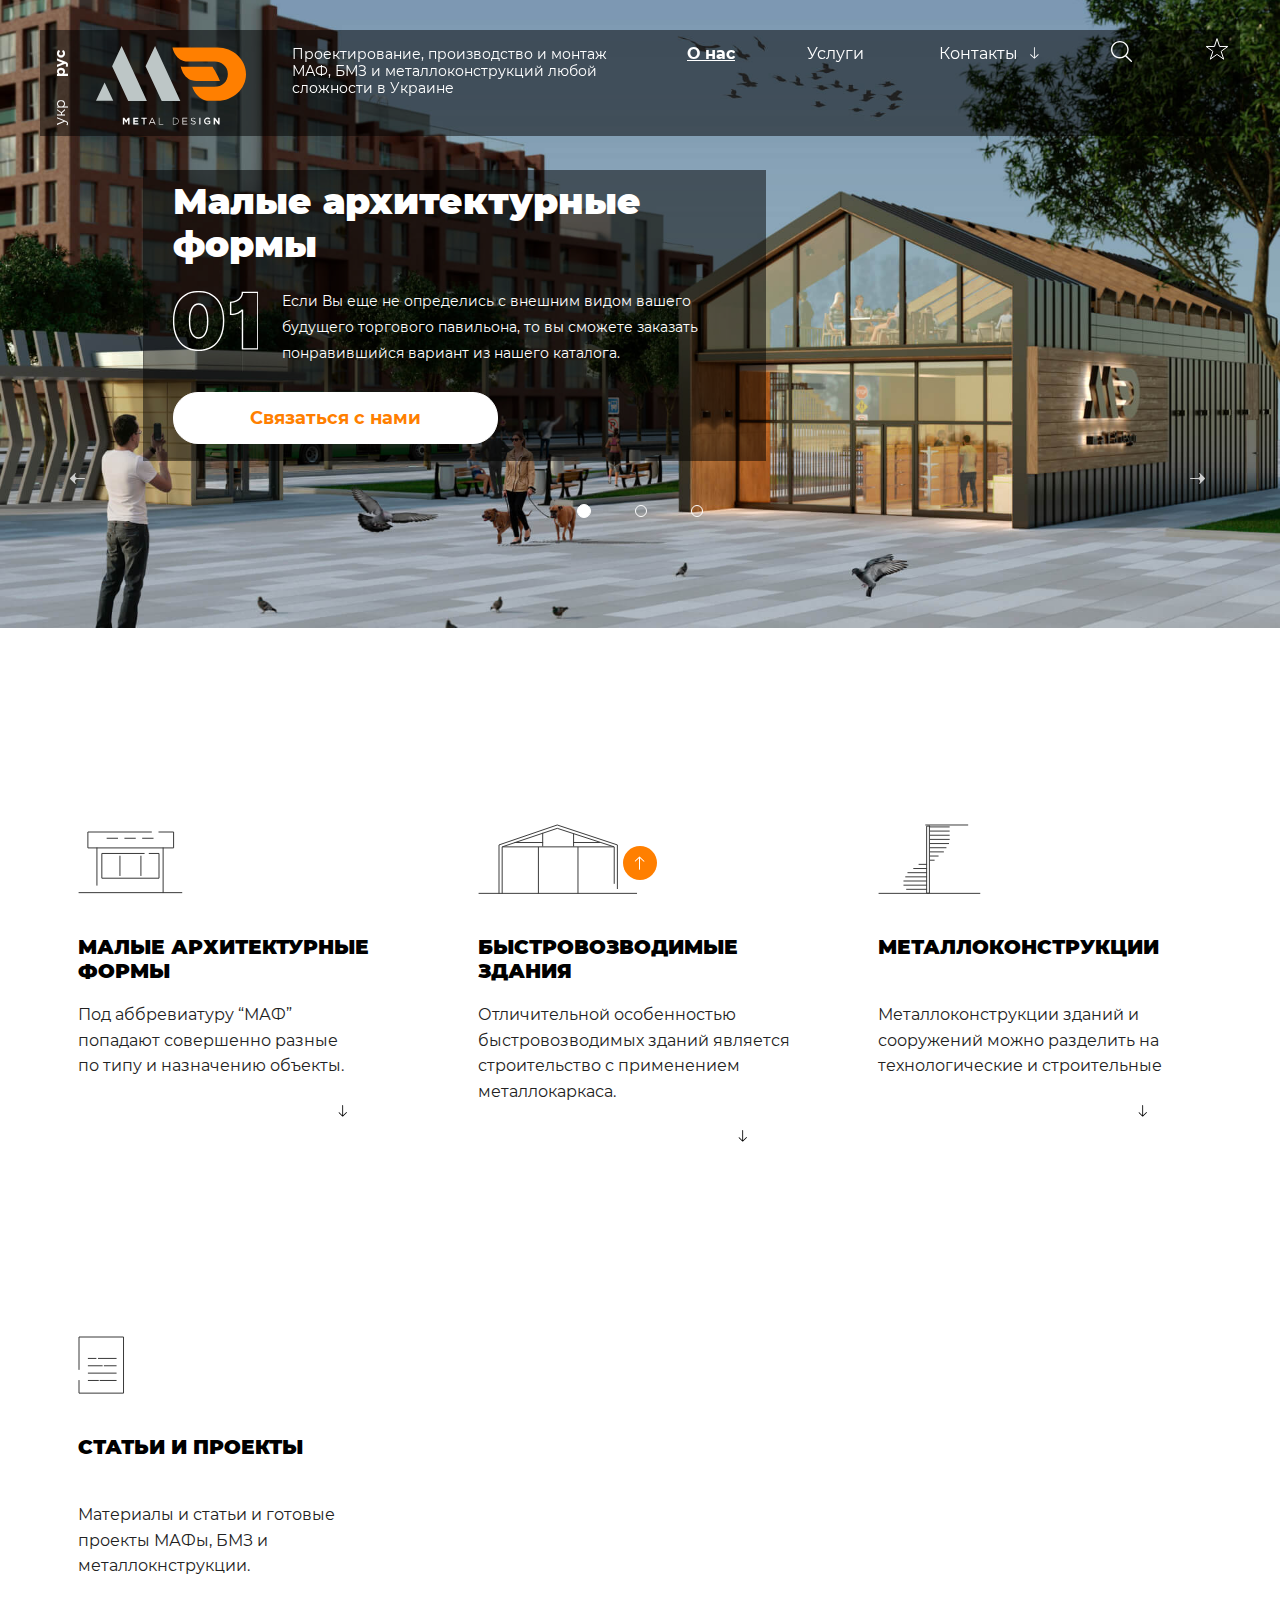
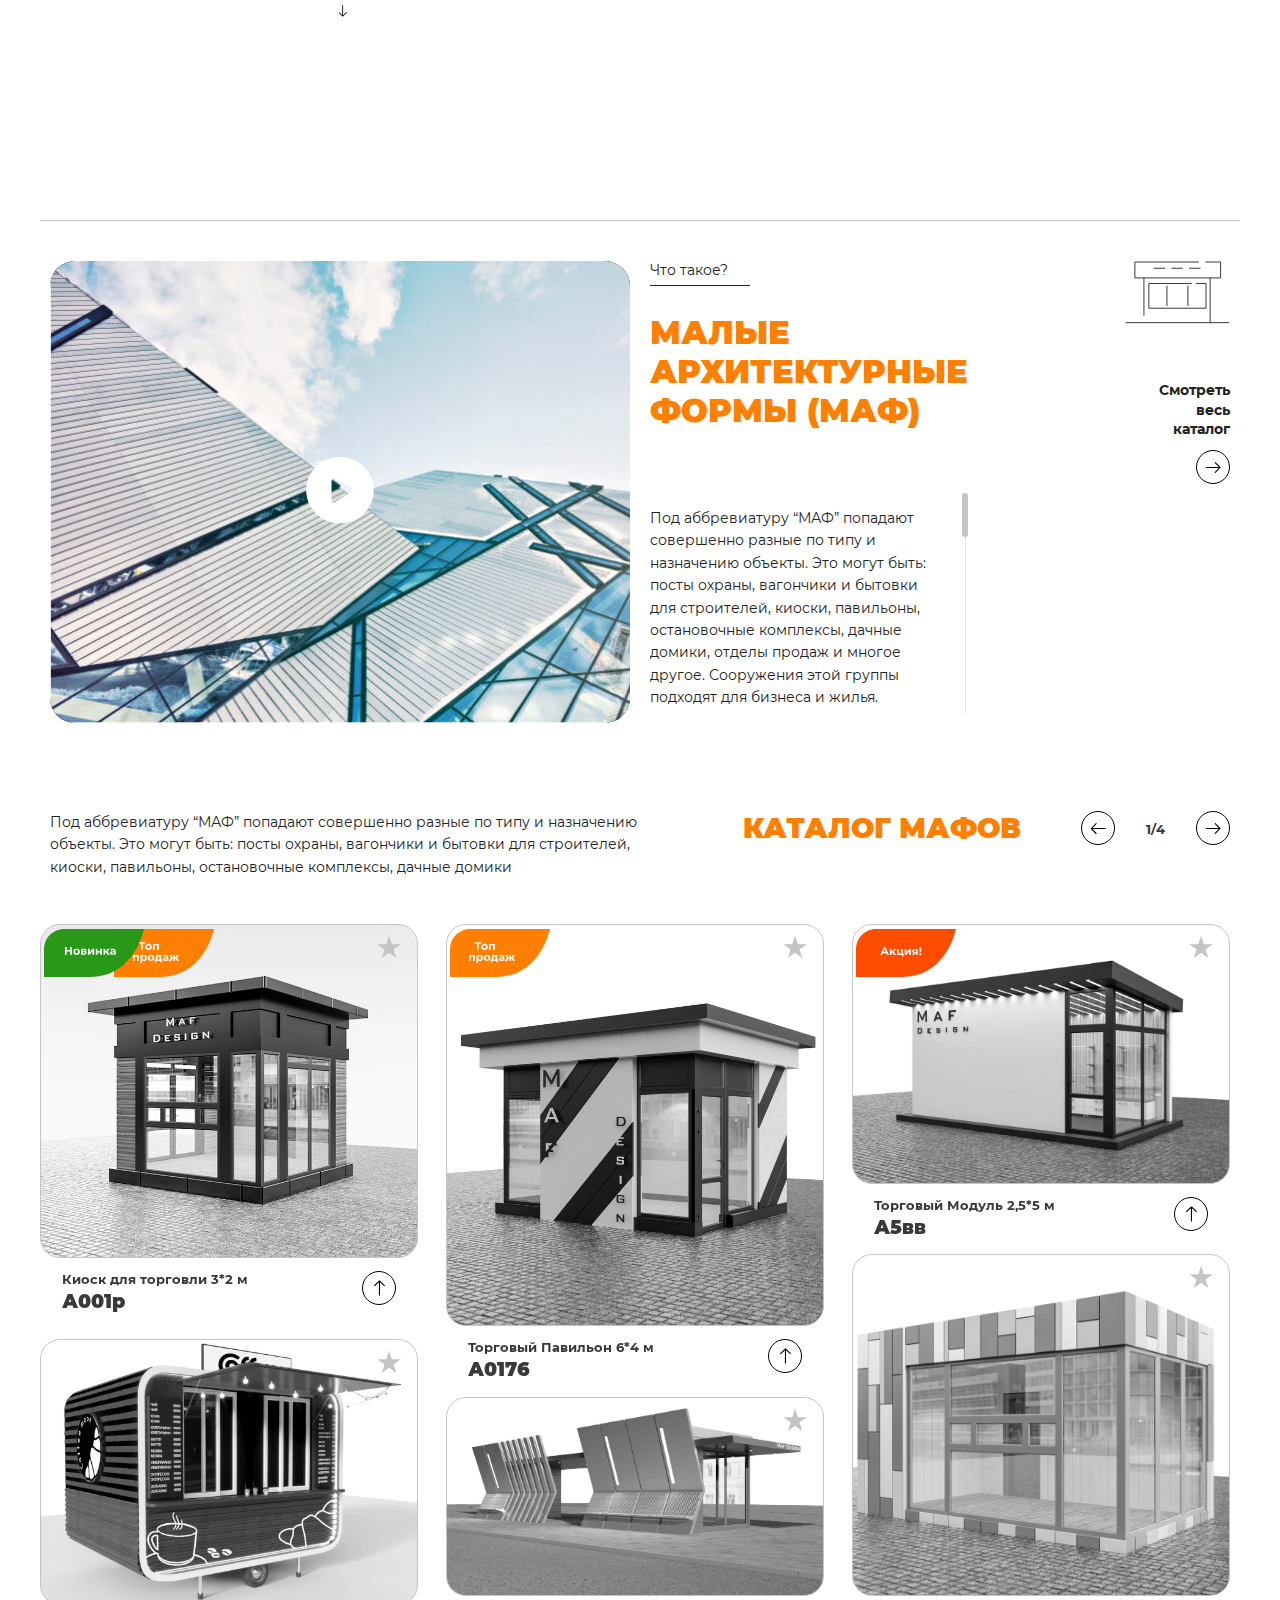
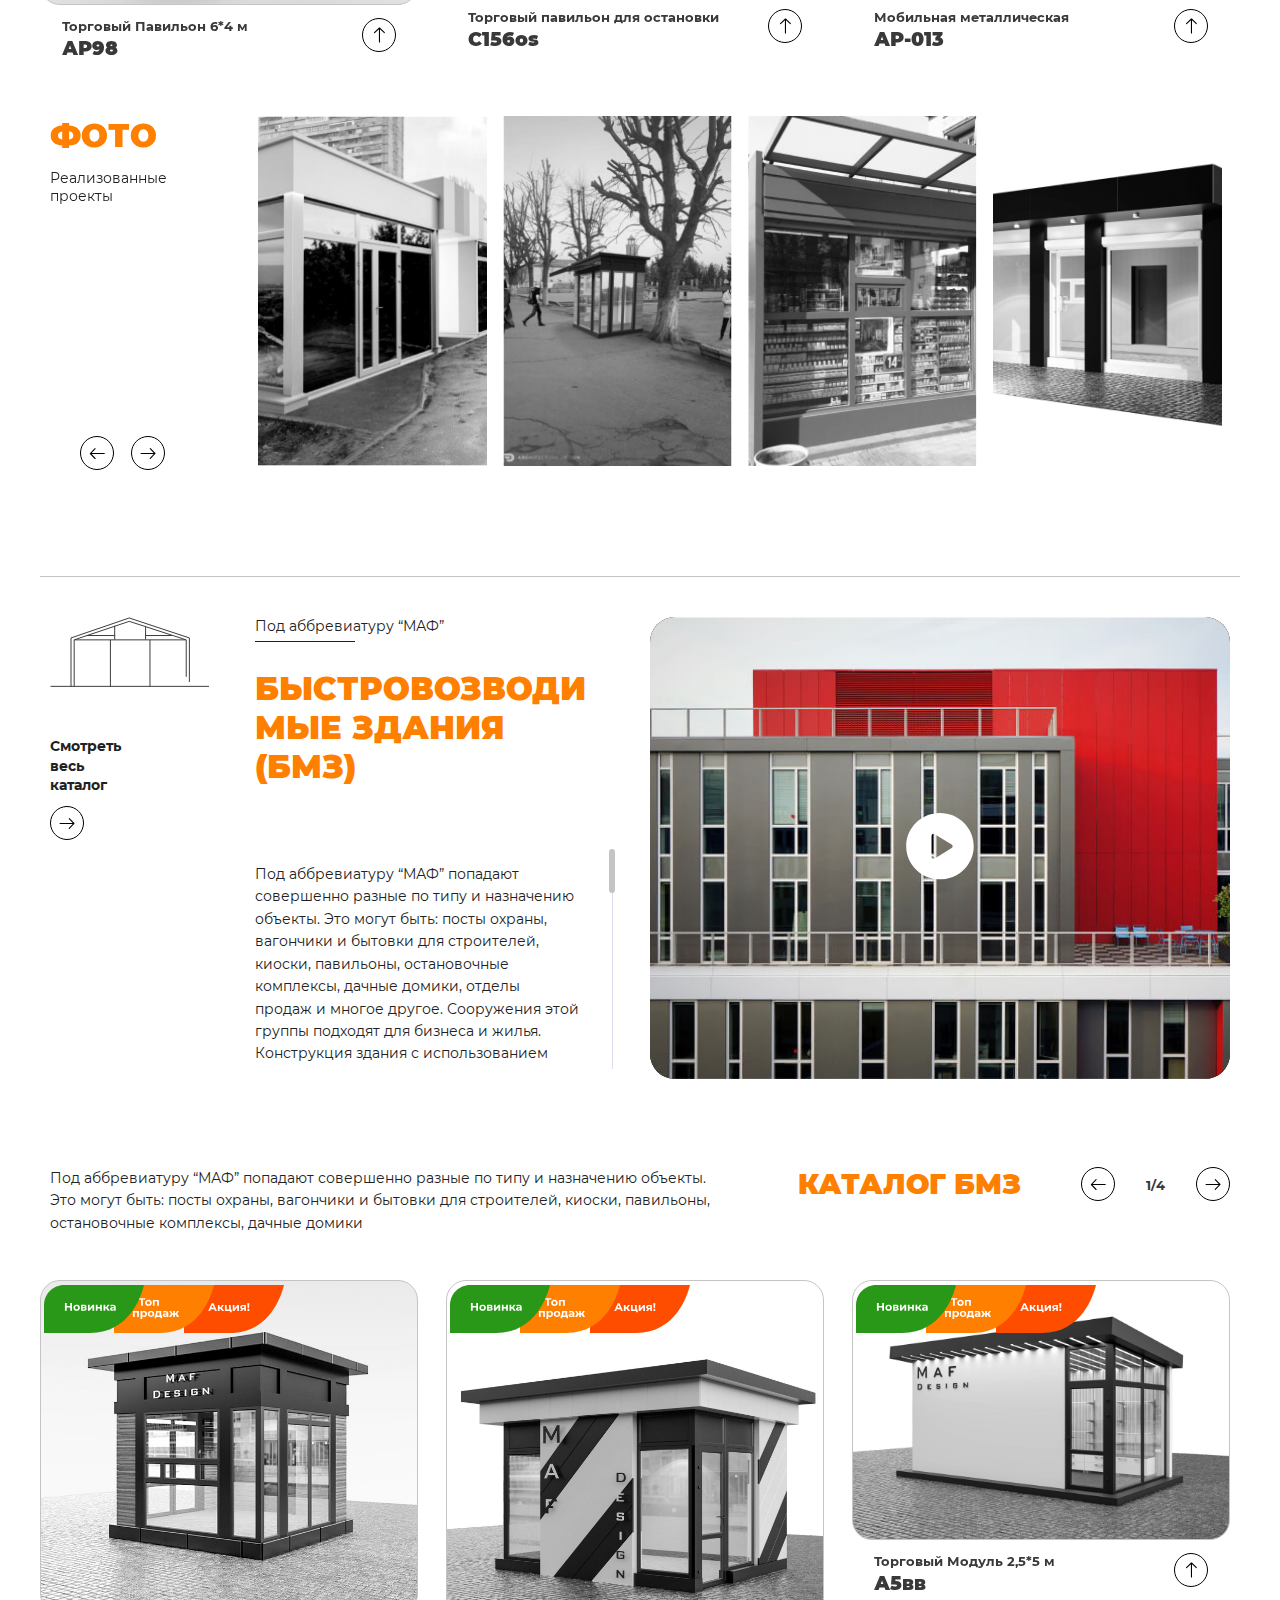
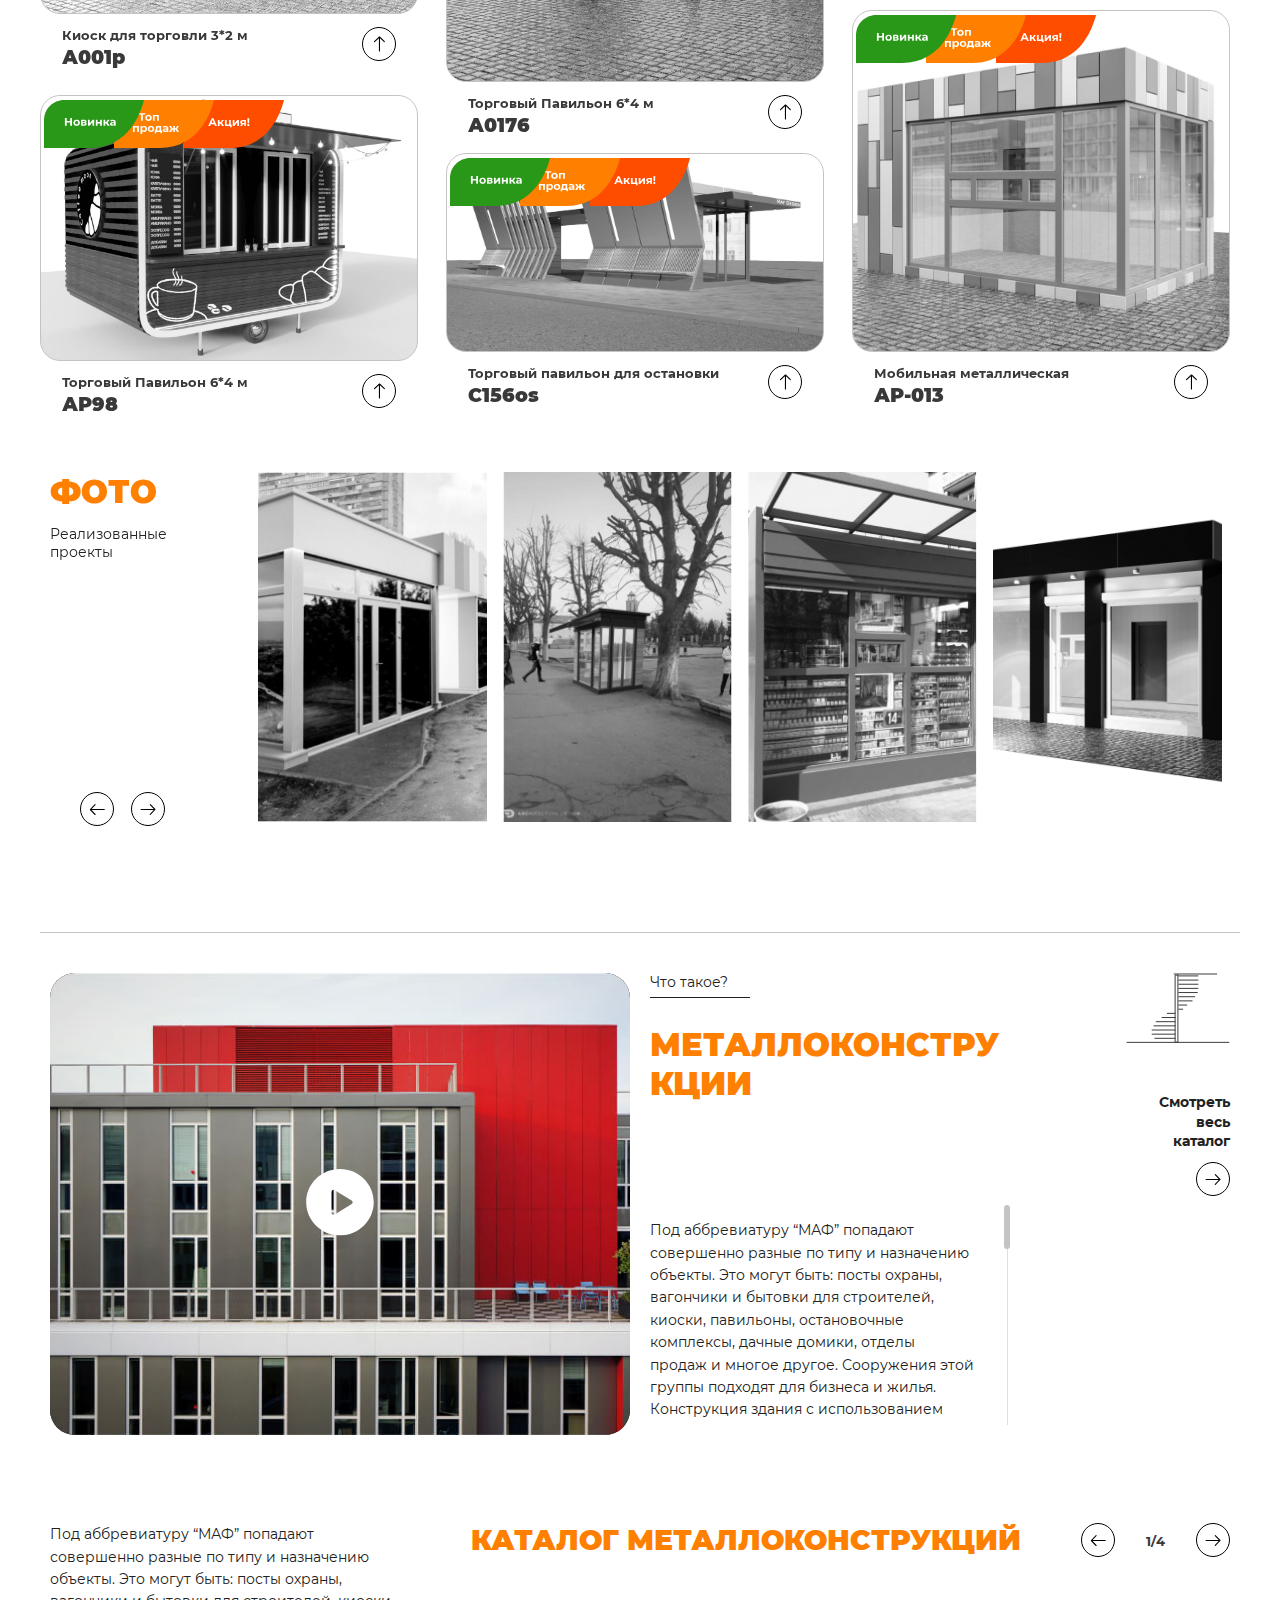
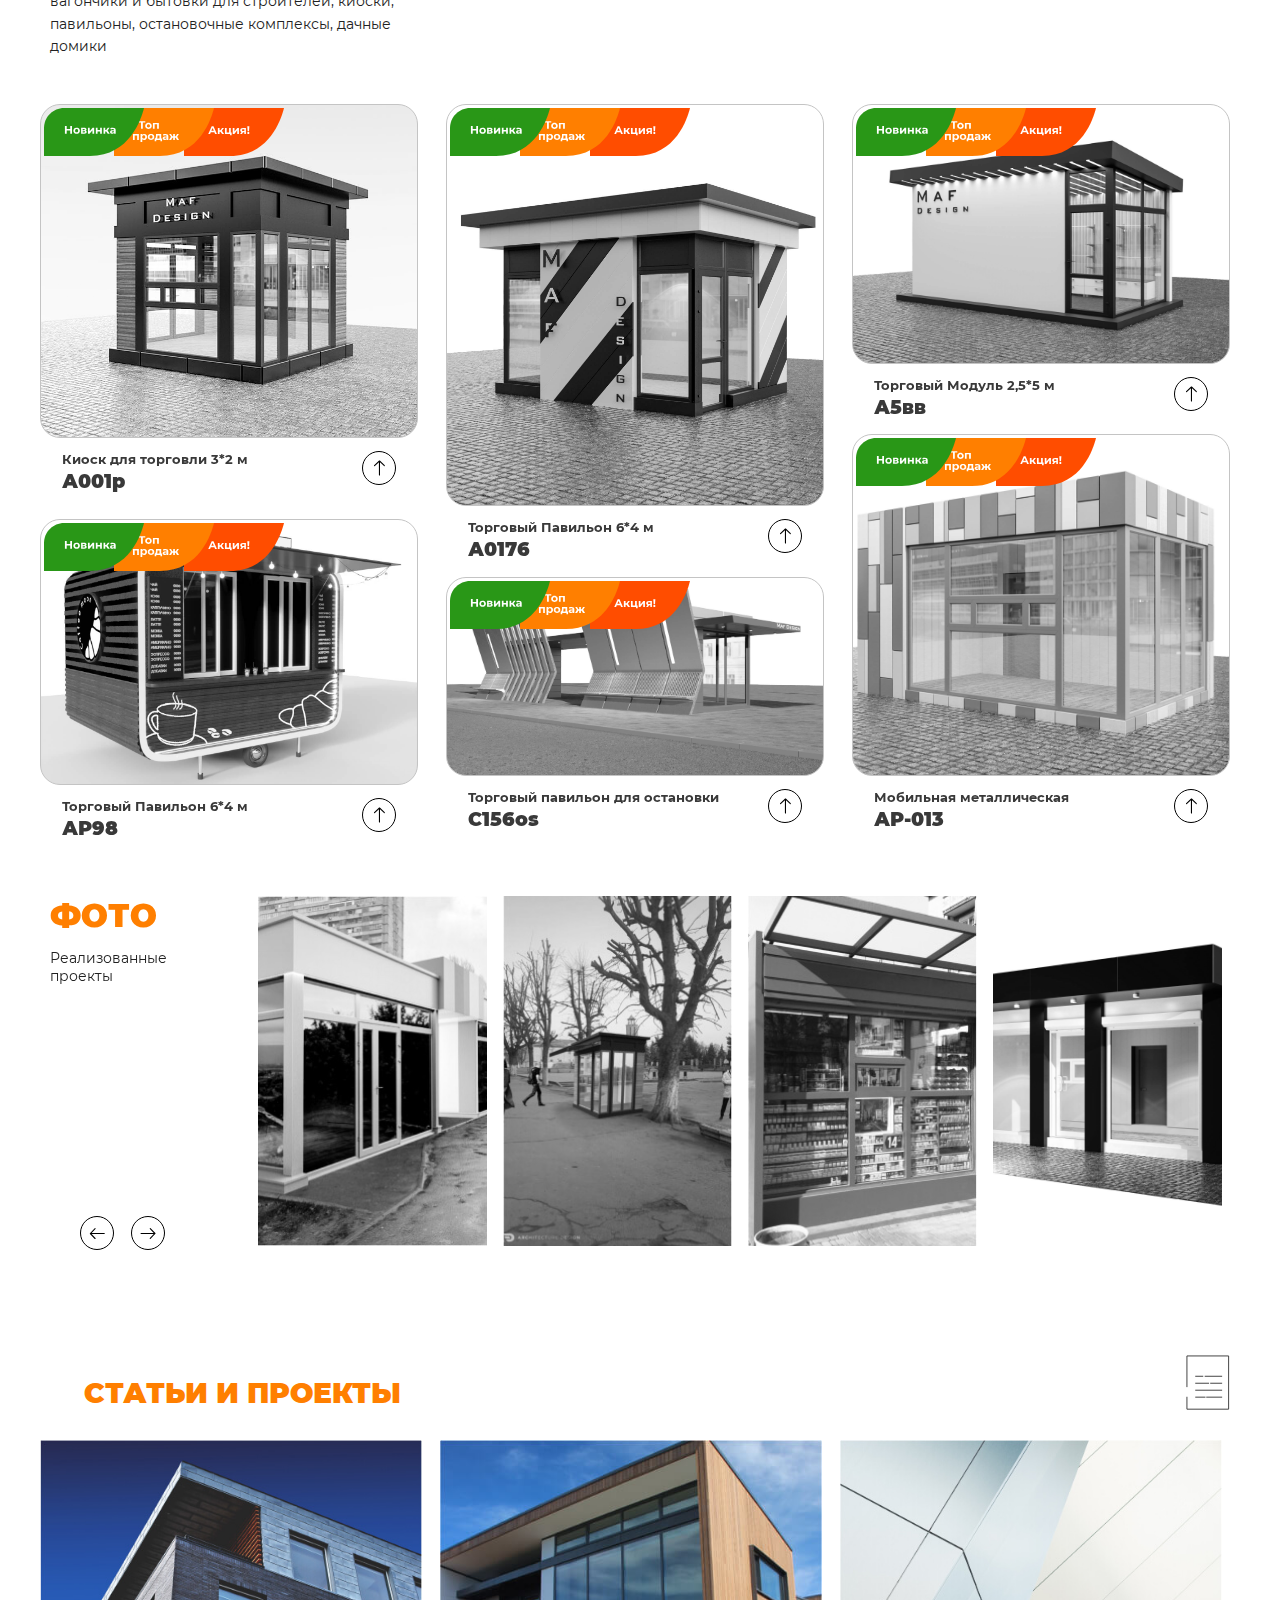
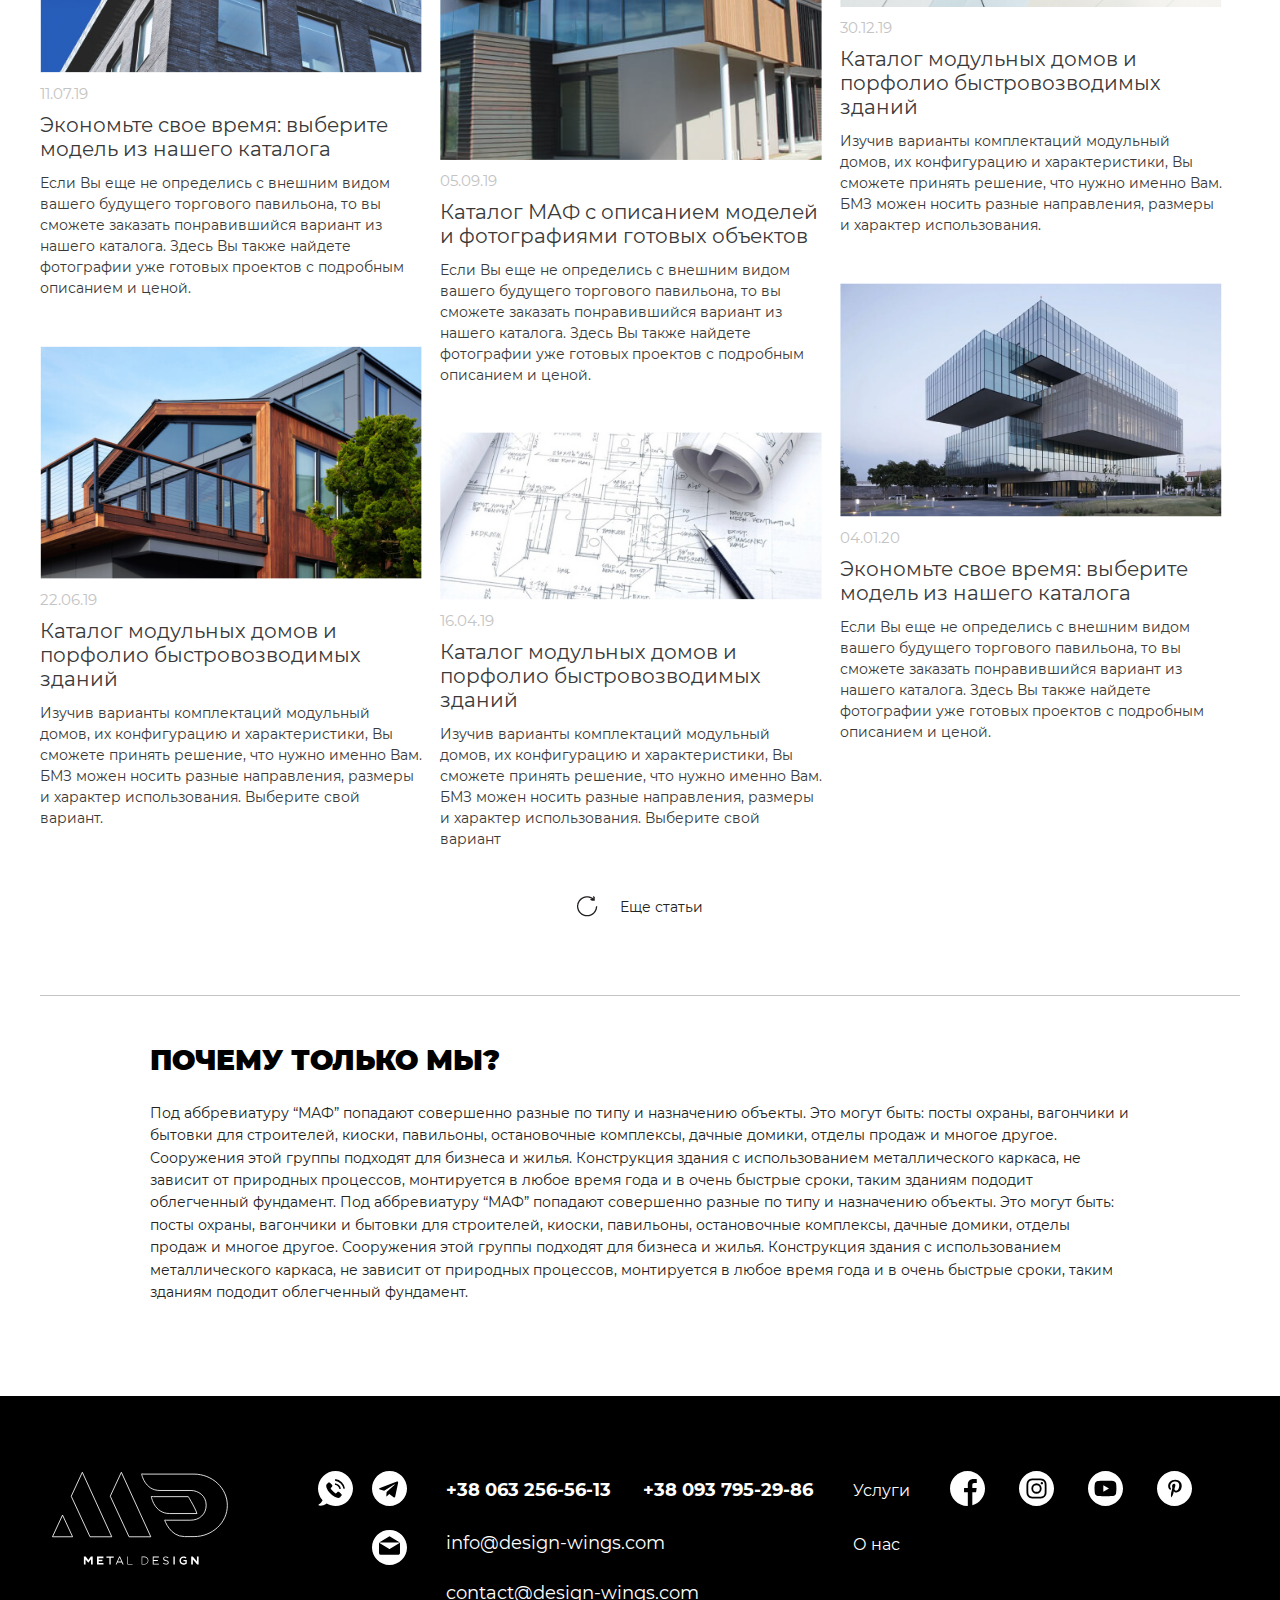
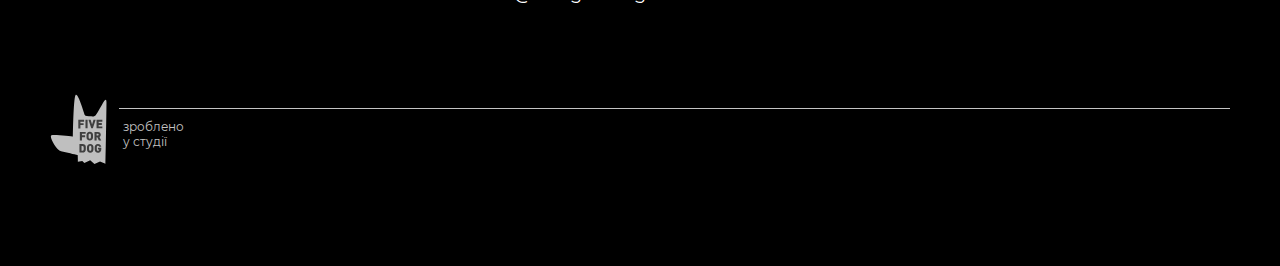
<file: index.html>
<!DOCTYPE html>
<html lang="ru" class="md-html">
  <head>
    <meta charset="utf-8">
    <title>Главная страница</title>
    <meta name="description" content="">
    <link rel="icon" href="img/favicon.png">
    <meta name="viewport" content="width=device-width">
    <link rel="stylesheet" href="css/main.css">
  </head>
  <body class="md-body">
    <header class="header header-main">
      <div class="header-cover"></div>
      <div class="wrapper">
        <div class="header-inner">
          <div class="header-logo-block">
            <ul class="header-langs">
              <li class="active"><a href="#">рус</a></li>
              <li><a href="#">укр</a></li>
            </ul><a href="index.html" class="header-logo logo-std"><img src="img/header-logo.svg" alt="alt"></a><a href="index.html" class="header-logo logo-mini"><img src="img/logo-mini.svg" alt="alt"></a><a href="index.html" class="header-logo logo-monochrome"><img src="img/logo-monochrome.svg" alt="alt"></a>
            <div class="header-logo-text">Проектирование, производство и монтаж МАФ, БМЗ и металлоконструкций любой сложности в Украине</div>
          </div>
          <div class="header-right">
            <ul class="header-menu">
              <li class="header-menu__item header-menu__item--mob"><a href="catalog.html" title="МАФЫ">МАФЫ</a></li>
              <li class="header-menu__item header-menu__item--mob"><a href="catalog.html" title="БМЗ">БМЗ</a></li>
              <li class="header-menu__item header-menu__item--mob"><a href="catalog.html" title="Металлоконструкции">Металлоконструкции</a></li>
              <li class="header-menu__item active"><a href="about.html" title="О нас">О нас</a></li>
              <li class="header-menu__item"><a href="services.html" title="Услуги">Услуги</a></li>
              <li class="header-menu__item tooltipsted header-contacts"><span title="Контакты" class="header-menu__link-span">Контакты
                      <svg class="icon icon-arrow-down ">
                        <use xlink:href="img/icons-svg/symbol/sprite.svg#arrow-down"></use>
                      </svg></span>
                <div class="header-popup header-contacts-popup">
                  <div class="contacts-popup__top">
                    <div class="header-logo-text">Проектирование, производство и монтаж МАФ, БМЗ и металлоконструкций любой сложности в Украине</div>
                    <div class="header-popup__title">Metal design corp.
                      <div>WINGS of DESIGN</div>
                    </div>
                    <div class="header-popup__addr">Харьков, <br>Полтавский шлях, 6, <br>офис 310</div>
                  </div>
                  <ul class="md-socials md-socials--vert">
                    <li><a href="#">
                            <svg class="icon icon-viber ">
                              <use xlink:href="img/icons-svg/symbol/sprite.svg#viber"></use>
                            </svg></a></li>
                    <li><a href="#">
                            <svg class="icon icon-telegram ">
                              <use xlink:href="img/icons-svg/symbol/sprite.svg#telegram"></use>
                            </svg></a></li>
                    <li><a href="#">
                            <svg class="icon icon-mail ">
                              <use xlink:href="img/icons-svg/symbol/sprite.svg#mail"></use>
                            </svg></a></li>
                  </ul>
                  <div class="contacts-popup__bottom">
                    <ul class="md-socials md-socials--vert">
                      <li><a href="#">
                              <svg class="icon icon-viber ">
                                <use xlink:href="img/icons-svg/symbol/sprite.svg#viber"></use>
                              </svg></a></li>
                      <li><a href="#">
                              <svg class="icon icon-telegram ">
                                <use xlink:href="img/icons-svg/symbol/sprite.svg#telegram"></use>
                              </svg></a></li>
                      <li><a href="#">
                              <svg class="icon icon-mail ">
                                <use xlink:href="img/icons-svg/symbol/sprite.svg#mail"></use>
                              </svg></a></li>
                    </ul>
                    <div class="contacts-popup__requisites">
                      <div class="header-popup__tels">
                        <p><a href="tel:+38063256613">+38 063 256-56-13 </a></p>
                        <p><a href="tel:+38093795-986">+38 093 795-29-86</a></p>
                      </div>
                      <div class="header-popup__mail">
                        <p><a href="mailto:info@design-wings.com">info@design-wings.com</a></p>
                        <p><a href="mailto:contact@design-wings.com">contact@design-wings.com</a></p>
                      </div>
                    </div>
                    <ul class="md-socials">
                      <li><a href="#">
                              <svg class="icon icon-fb ">
                                <use xlink:href="img/icons-svg/symbol/sprite.svg#fb"></use>
                              </svg></a></li>
                      <li><a href="#">
                              <svg class="icon icon-inst ">
                                <use xlink:href="img/icons-svg/symbol/sprite.svg#inst"></use>
                              </svg></a></li>
                      <li><a href="#">
                              <svg class="icon icon-yt ">
                                <use xlink:href="img/icons-svg/symbol/sprite.svg#yt"></use>
                              </svg></a></li>
                      <li><a href="#">
                              <svg class="icon icon-pint ">
                                <use xlink:href="img/icons-svg/symbol/sprite.svg#pint"></use>
                              </svg></a></li>
                    </ul>
                  </div>
                </div>
              </li>
              <li class="header-menu__item header-search">
                <label class="header-search__label">
                  <input type="text" name="" placeholder="Поиск.." class="header-search__field"><span class="header-search__icon">
                        <svg class="icon icon-magnifier ">
                          <use xlink:href="img/icons-svg/symbol/sprite.svg#magnifier"></use>
                        </svg></span>
                </label><a href="#">
                      <svg class="icon icon-magnifier ">
                        <use xlink:href="img/icons-svg/symbol/sprite.svg#magnifier"></use>
                      </svg></a>
              </li>
              <li class="header-menu__item tooltipsted header-favourites"><a href="favorites.html" class="header-menu__hidden-text">Избранное</a><span class="header-menu__star"></span></li>
            </ul>
            <div class="md-favorites-name"><span>Александр 77</span></div>
            <div class="header-burger"></div>
          </div>
          <div class="header-popup header-enter-popup">
            <div class="enter-popup-mob-link"><a href="favorites.html" class="header-menu__hidden-text">Избранное</a><span class="header-menu__star"></span></div>
            <div class="header-popup__title">Войдите <br>или зарегистрируйтесь</div>
            <form action="#" class="md-form header-enter-popup__start">
              <label class="md-form-label">
                <input type="text" name="" placeholder="Телефон">
              </label>
              <label class="md-form-label">
                <input type="text" name="" placeholder="Пароль">
              </label>
              <label class="md-form-label-check">
                <input type="checkbox" name=""><span class="false-check"></span>
                <spam class="check-text">Запомните меня</spam>
              </label>
              <button class="button button-white">Войти</button><a href="#" id="reg-button" class="button">Зарегистрироваться</a><a href="#" class="pass-forgot">Забыли пароль?</a>
            </form>
            <form action="#" class="md-form header-enter-popup__reg">
              <label class="md-form-label">
                <input type="text" name="" placeholder="Имя">
              </label>
              <label class="md-form-label">
                <input type="text" name="" placeholder="Телефон">
              </label>
              <label class="md-form-label">
                <input type="text" name="" placeholder="Электропочта">
              </label>
              <label class="md-form-label">
                <input type="text" name="" placeholder="Пароль">
              </label>
              <button class="button button-white">Зарегистрироваться</button><a href="#" id="enter-button" class="enter">Войти</a>
            </form>
          </div>
        </div>
      </div>
    </header>
    <div class="md-cover"></div>
    <section class="main-visual">
      <div class="main-slider">
        <!-- - for (var i=0; i < 3; i++)-->
        <div class="main-slide main-slider__animated">
          <div style="background-image: url(img/main-page/main-slider/1.jpg);" class="main-slide__photo"></div>
          <div class="main-slide__content">
            <div class="wrapper">
              <div class="main-slide__container">
                <div class="main-slide__substrate">
                  <h2>Малые <br>архитектурные <br>формы</h2>
                  <div class="main-slide__caption">
                    <div class="main-slide__num"><img src="img/main-page/numbers/01.svg" alt="alt"></div>
                    <p class="main-slide__text">Если Вы еще не определись с внешним видом вашего будущего торгового павильона, то вы сможете заказать понравившийся вариант из нашего каталога.</p>
                  </div><a href="#callback-popup" class="button button-white to-popup">Связаться с нами</a>
                </div>
              </div>
            </div>
          </div>
        </div>
        <div class="main-slide main-slider__animated">
          <div style="background-image: url(img/main-page/main-slider/2.jpg);" class="main-slide__photo"></div>
          <div class="main-slide__content">
            <div class="wrapper">
              <div class="main-slide__container">
                <div class="main-slide__substrate">
                  <h2 class="main-slider__animated">Быстровозводимые здания</h2>
                  <div class="main-slide__caption">
                    <div class="main-slide__num"><img src="img/main-page/numbers/02.svg" alt="alt"></div>
                    <p class="main-slide__text">Если Вы еще не определись с внешним видом вашего будущего торгового павильона, то вы сможете заказать понравившийся вариант из нашего каталога.</p>
                  </div><a href="#callback-popup" class="button button-white to-popup">Связаться с нами</a>
                </div>
              </div>
            </div>
          </div>
        </div>
        <div class="main-slide main-slider__animated">
          <div style="background-image: url(img/main-page/main-slider/3.jpg);" class="main-slide__photo"></div>
          <div class="main-slide__content">
            <div class="wrapper">
              <div class="main-slide__container">
                <div class="main-slide__substrate">
                  <h2>Металлоконструкции</h2>
                  <div class="main-slide__caption">
                    <div class="main-slide__num"><img src="img/main-page/numbers/03.svg" alt="alt"></div>
                    <p class="main-slide__text">Если Вы еще не определись с внешним видом вашего будущего торгового павильона, то вы сможете заказать понравившийся вариант из нашего каталога.</p>
                  </div><a href="#callback-popup" class="button button-white to-popup">Связаться с нами</a>
                </div>
              </div>
            </div>
          </div>
        </div>
      </div>
    </section>
    <section class="md-chapters">
      <div class="wrapper"><a href="#mafs" class="md-chapter md-anchor-link">
          <div class="md-chapter__block">
            <div class="md-chapter__img"><img src="img/main-page/chapter-icons/mafs.svg" alt="alt"></div>
            <div class="md-chapter__name">Малые архитектурные формы</div>
            <div class="md-chapter__text">Под аббревиатуру “МАФ” попадают совершенно разные по типу и назначению объекты.</div>
          </div>
          <div class="md-chapter__icon"><span class="md-arrow-rounded">
                  <svg class="icon icon-arrow-down ">
                    <use xlink:href="img/icons-svg/symbol/sprite.svg#arrow-down"></use>
                  </svg></span></div>
          <div style="background-image: url(img/main-page/chapter.jpg)" class="md-chapter__photo"></div>
          <div class="md-chapter__cover"></div></a><a href="#buildings" class="md-chapter md-anchor-link">
          <div class="md-chapter__block">
            <div class="md-chapter__img"><img src="img/main-page/chapter-icons/buildings.svg" alt="alt"></div>
            <div class="md-chapter__name">Быстровозводимые здания</div>
            <div class="md-chapter__text">Отличительной особенностью быстровозводимых зданий является строительство с применением металлокаркаса.</div>
          </div>
          <div class="md-chapter__icon"><span class="md-arrow-rounded">
                  <svg class="icon icon-arrow-down ">
                    <use xlink:href="img/icons-svg/symbol/sprite.svg#arrow-down"></use>
                  </svg></span></div>
          <div style="background-image: url(img/main-page/chapter.jpg)" class="md-chapter__photo"></div>
          <div class="md-chapter__cover"></div></a><a href="#metalls" class="md-chapter md-anchor-link">
          <div class="md-chapter__block">
            <div class="md-chapter__img"><img src="img/main-page/chapter-icons/metalls.svg" alt="alt"></div>
            <div class="md-chapter__name">Металлоконструкции</div>
            <div class="md-chapter__text">Металлоконструкции зданий и сооружений можно разделить на технологические и строительные</div>
          </div>
          <div class="md-chapter__icon"><span class="md-arrow-rounded">
                  <svg class="icon icon-arrow-down ">
                    <use xlink:href="img/icons-svg/symbol/sprite.svg#arrow-down"></use>
                  </svg></span></div>
          <div style="background-image: url(img/main-page/chapter.jpg)" class="md-chapter__photo"></div>
          <div class="md-chapter__cover"></div></a><a href="#articles" class="md-chapter md-anchor-link">
          <div class="md-chapter__block">
            <div class="md-chapter__img"><img src="img/main-page/chapter-icons/projects.svg" alt="alt"></div>
            <div class="md-chapter__name">статьи и проекты</div>
            <div class="md-chapter__text">Материалы и статьи и готовые проекты МАФы, БМЗ и металлокнструкции.</div>
          </div>
          <div class="md-chapter__icon"><span class="md-arrow-rounded">
                  <svg class="icon icon-arrow-down ">
                    <use xlink:href="img/icons-svg/symbol/sprite.svg#arrow-down"></use>
                  </svg></span></div>
          <div style="background-image: url(img/main-page/chapter.jpg)" class="md-chapter__photo"></div>
          <div class="md-chapter__cover"></div></a>
      </div>
    </section>
    <section id="mafs" class="prod-section">
      <div class="prod-section__top">
        <div class="wrapper"><a href="https://www.youtube.com/watch?v=s4H1ozXUieA" class="video-previw">
            <div style="background-image: url(img/main-page/posters/mafs.jpg)" class="video-previw__poster"></div>
            <div class="video-previw__play">
                  <svg class="icon icon-play ">
                    <use xlink:href="img/icons-svg/symbol/sprite.svg#play"></use>
                  </svg>
            </div>
            <div class="plyr__video-embed">
              <iframe src="https://www.youtube.com/watch?v=s4H1ozXUieA"></iframe>
            </div></a>
          <div class="prod-section__descr">
            <div class="prod-section-header__left">
              <div>
                <div class="md__underlined">Что такое?</div>
                <h2>Малые <br>архитектурные <br>формы (МАФ)</h2>
              </div>
              <div class="prod-section-header__text scroll-pane">
                <p> Под аббревиатуру “МАФ” попадают совершенно разные по типу и назначению объекты. Это могут быть: посты охраны, вагончики и бытовки для строителей, киоски, павильоны, остановочные комплексы, дачные домики, отделы продаж и многое другое. Сооружения этой группы подходят для бизнеса и жилья. Конструкция здания с использованием металлического каркаса, не зависит от природных процессов, монтируется в любое время года и в очень быстрые сроки, таким зданиям пододит облегченный фундамент.</p>
              </div>
            </div>
            <div class="prod-section-header__right">
              <div class="md-chapter__img"><img src="img/main-page/chapter-icons/mafs.svg" alt="alt"></div>
              <div><a href="catalog.html" class="prod-section__link"><span>Смотреть <br>весь <br>каталог</span>
                  <div><span class="md-arrow-rounded">
                          <svg class="icon icon-arrow-right ">
                            <use xlink:href="img/icons-svg/symbol/sprite.svg#arrow-right"></use>
                          </svg></span></div></a>
              </div>
            </div>
          </div>
        </div>
      </div>
      <div class="cards-slider">
        <div class="wrapper">
          <div class="cards-slider__header">
            <div class="cards-slider__caption">Под аббревиатуру “МАФ” попадают совершенно разные по типу и назначению объекты. Это могут быть: посты охраны, вагончики и бытовки для строителей, киоски, павильоны, остановочные комплексы, дачные домики</div>
            <div class="cards-slider__block">
              <h3>Каталог мафов</h3>
              <div class="md-slider-nav md-slider-nav--with-counter">
                <div class="md-arrow-rounded md-slider-prev">
                      <svg class="icon icon-arrow-left ">
                        <use xlink:href="img/icons-svg/symbol/sprite.svg#arrow-left"></use>
                      </svg>
                </div>
                <div class="md-slider-counter"><span class="slides-current"></span><span class="spliter">/</span><span class="slides-overal">5</span></div>
                <div class="md-arrow-rounded md-slider-next">
                      <svg class="icon icon-arrow-right ">
                        <use xlink:href="img/icons-svg/symbol/sprite.svg#arrow-right"></use>
                      </svg>
                </div>
              </div>
            </div>
          </div>
        </div>
        <div class="wrapper no-fl">
          <div class="cards-slider__carousel">
            <div class="cards-slider__card-wrap"><a href="product.html" class="md-card">
                <div class="md-card__to-favorites">
                      <svg class="icon icon-star-filled ">
                        <use xlink:href="img/icons-svg/symbol/sprite.svg#star-filled"></use>
                      </svg>
                </div>
                <div class="md-card__img"><img data-lazy="img/cards/b003.jpg" alt="alt">
                </div>
                <div class="md-card__labels">
                  <div style="background-image: url(img/cards/labels/New.svg)" class="md-card__label"></div>
                  <div style="background-image: url(img/cards/labels/Top.svg)" class="md-card__label"></div>
                </div>
                <div class="md-card__bottom">
                  <div class="md-card__short">
                    <div class="md-card__title">
                      <div class="md-card__name">Киоск для торговли 3*2 м</div>
                      <div class="md-card__model">А001p</div>
                    </div>
                    <div class="md-card__link">
                      <div class="md-arrow-rounded">
                            <svg class="icon icon-arrow-right ">
                              <use xlink:href="img/icons-svg/symbol/sprite.svg#arrow-right"></use>
                            </svg>
                      </div>
                    </div>
                  </div>
                  <div class="md-card__chars">
                    <table>
                      <tr>
                        <td>
                          <div class="md-prod-colors">
                            <div style="background-color: #FF7F00" class="md-prod-color"></div>
                            <div style="background-color: #299717" class="md-prod-color"></div>
                            <div style="background-color: #FF4D00" class="md-prod-color"></div>
                          </div>
                        </td>
                        <td></td>
                      </tr>
                      <tr>
                        <td>Назначения:</td>
                        <td>для розничной торговли</td>
                      </tr>
                      <tr>
                        <td>Срок изготовления:</td>
                        <td>от 14 дней</td>
                      </tr>
                      <tr>
                        <td>Доставка:</td>
                        <td>по области</td>
                      </tr>
                      <tr class="md-card__price">
                        <td>Стоимость:</td>
                        <td>от 1 120 000 грн</td>
                      </tr>
                    </table>
                  </div>
                </div></a></div>
            <div class="cards-slider__card-wrap"><a href="product.html" class="md-card">
                <div class="md-card__to-favorites">
                      <svg class="icon icon-star-filled ">
                        <use xlink:href="img/icons-svg/symbol/sprite.svg#star-filled"></use>
                      </svg>
                </div>
                <div class="md-card__img"><img data-lazy="img/cards/b005.jpg" alt="alt">
                </div>
                <div class="md-card__labels">
                  <div style="background-image: url(img/cards/labels/Top.svg)" class="md-card__label"></div>
                </div>
                <div class="md-card__bottom">
                  <div class="md-card__short">
                    <div class="md-card__title">
                      <div class="md-card__name">Торговый Павильон 6*4 м</div>
                      <div class="md-card__model">А0176</div>
                    </div>
                    <div class="md-card__link">
                      <div class="md-arrow-rounded">
                            <svg class="icon icon-arrow-right ">
                              <use xlink:href="img/icons-svg/symbol/sprite.svg#arrow-right"></use>
                            </svg>
                      </div>
                    </div>
                  </div>
                  <div class="md-card__chars">
                    <table>
                      <tr>
                        <td>
                          <div class="md-prod-colors">
                            <div style="background-color: #FF7F00" class="md-prod-color"></div>
                            <div style="background-color: #299717" class="md-prod-color"></div>
                            <div style="background-color: #FF4D00" class="md-prod-color"></div>
                          </div>
                        </td>
                        <td></td>
                      </tr>
                      <tr>
                        <td>Назначения:</td>
                        <td>для розничной торговли</td>
                      </tr>
                      <tr>
                        <td>Срок изготовления:</td>
                        <td>от 14 дней</td>
                      </tr>
                      <tr>
                        <td>Доставка:</td>
                        <td>по области</td>
                      </tr>
                      <tr class="md-card__price">
                        <td>Стоимость:</td>
                        <td>от 1 120 000 грн</td>
                      </tr>
                    </table>
                  </div>
                </div></a></div>
            <div class="cards-slider__card-wrap"><a href="product.html" class="md-card">
                <div class="md-card__to-favorites">
                      <svg class="icon icon-star-filled ">
                        <use xlink:href="img/icons-svg/symbol/sprite.svg#star-filled"></use>
                      </svg>
                </div>
                <div class="md-card__img"><img data-lazy="img/cards/drive/b004.jpg" alt="alt">
                </div>
                <div class="md-card__labels">
                  <div style="background-image: url(img/cards/labels/akcii.svg)" class="md-card__label"></div>
                </div>
                <div class="md-card__bottom">
                  <div class="md-card__short">
                    <div class="md-card__title">
                      <div class="md-card__name">Торговый Модуль 2,5*5 м</div>
                      <div class="md-card__model">А5вв</div>
                    </div>
                    <div class="md-card__link">
                      <div class="md-arrow-rounded">
                            <svg class="icon icon-arrow-right ">
                              <use xlink:href="img/icons-svg/symbol/sprite.svg#arrow-right"></use>
                            </svg>
                      </div>
                    </div>
                  </div>
                  <div class="md-card__chars">
                    <table>
                      <tr>
                        <td>
                          <div class="md-prod-colors">
                            <div style="background-color: #FF7F00" class="md-prod-color"></div>
                            <div style="background-color: #299717" class="md-prod-color"></div>
                            <div style="background-color: #FF4D00" class="md-prod-color"></div>
                          </div>
                        </td>
                        <td></td>
                      </tr>
                      <tr>
                        <td>Назначения:</td>
                        <td>для розничной торговли</td>
                      </tr>
                      <tr>
                        <td>Срок изготовления:</td>
                        <td>от 14 дней</td>
                      </tr>
                      <tr>
                        <td>Доставка:</td>
                        <td>по области</td>
                      </tr>
                      <tr class="md-card__price">
                        <td>Стоимость:</td>
                        <td>от 1 120 000 грн</td>
                      </tr>
                    </table>
                  </div>
                </div></a></div>
            <div class="cards-slider__card-wrap"><a href="product.html" class="md-card">
                <div class="md-card__to-favorites">
                      <svg class="icon icon-star-filled ">
                        <use xlink:href="img/icons-svg/symbol/sprite.svg#star-filled"></use>
                      </svg>
                </div>
                <div class="md-card__img"><img data-lazy="img/cards/drive/bk001.jpg" alt="alt">
                </div>
                <div class="md-card__bottom">
                  <div class="md-card__short">
                    <div class="md-card__title">
                      <div class="md-card__name">Торговый Павильон 6*4 м</div>
                      <div class="md-card__model">АР98</div>
                    </div>
                    <div class="md-card__link">
                      <div class="md-arrow-rounded">
                            <svg class="icon icon-arrow-right ">
                              <use xlink:href="img/icons-svg/symbol/sprite.svg#arrow-right"></use>
                            </svg>
                      </div>
                    </div>
                  </div>
                  <div class="md-card__chars">
                    <table>
                      <tr>
                        <td>
                          <div class="md-prod-colors">
                            <div style="background-color: #FF7F00" class="md-prod-color"></div>
                            <div style="background-color: #299717" class="md-prod-color"></div>
                            <div style="background-color: #FF4D00" class="md-prod-color"></div>
                          </div>
                        </td>
                        <td></td>
                      </tr>
                      <tr>
                        <td>Назначения:</td>
                        <td>для розничной торговли</td>
                      </tr>
                      <tr>
                        <td>Срок изготовления:</td>
                        <td>от 14 дней</td>
                      </tr>
                      <tr>
                        <td>Доставка:</td>
                        <td>по области</td>
                      </tr>
                      <tr class="md-card__price">
                        <td>Стоимость:</td>
                        <td>от 1 120 000 грн</td>
                      </tr>
                    </table>
                  </div>
                </div></a></div>
            <div class="cards-slider__card-wrap"><a href="product.html" class="md-card">
                <div class="md-card__to-favorites">
                      <svg class="icon icon-star-filled ">
                        <use xlink:href="img/icons-svg/symbol/sprite.svg#star-filled"></use>
                      </svg>
                </div>
                <div class="md-card__img"><img data-lazy="img/cards/bmz/bmz004.jpg" alt="alt">
                </div>
                <div class="md-card__bottom">
                  <div class="md-card__short">
                    <div class="md-card__title">
                      <div class="md-card__name">Торговый павильон для остановки</div>
                      <div class="md-card__model">C156os</div>
                    </div>
                    <div class="md-card__link">
                      <div class="md-arrow-rounded">
                            <svg class="icon icon-arrow-right ">
                              <use xlink:href="img/icons-svg/symbol/sprite.svg#arrow-right"></use>
                            </svg>
                      </div>
                    </div>
                  </div>
                  <div class="md-card__chars">
                    <table>
                      <tr>
                        <td>
                          <div class="md-prod-colors">
                            <div style="background-color: #FF7F00" class="md-prod-color"></div>
                            <div style="background-color: #299717" class="md-prod-color"></div>
                            <div style="background-color: #FF4D00" class="md-prod-color"></div>
                          </div>
                        </td>
                        <td></td>
                      </tr>
                      <tr>
                        <td>Назначения:</td>
                        <td>для розничной торговли</td>
                      </tr>
                      <tr>
                        <td>Срок изготовления:</td>
                        <td>от 14 дней</td>
                      </tr>
                      <tr>
                        <td>Доставка:</td>
                        <td>по области</td>
                      </tr>
                      <tr class="md-card__price">
                        <td>Стоимость:</td>
                        <td>от 1 120 000 грн</td>
                      </tr>
                    </table>
                  </div>
                </div></a></div>
            <div class="cards-slider__card-wrap"><a href="product.html" class="md-card">
                <div class="md-card__to-favorites">
                      <svg class="icon icon-star-filled ">
                        <use xlink:href="img/icons-svg/symbol/sprite.svg#star-filled"></use>
                      </svg>
                </div>
                <div class="md-card__img"><img data-lazy="img/cards/drive/b006.jpg" alt="alt">
                </div>
                <div class="md-card__bottom">
                  <div class="md-card__short">
                    <div class="md-card__title">
                      <div class="md-card__name">Мобильная металлическая</div>
                      <div class="md-card__model">АР-013</div>
                    </div>
                    <div class="md-card__link">
                      <div class="md-arrow-rounded">
                            <svg class="icon icon-arrow-right ">
                              <use xlink:href="img/icons-svg/symbol/sprite.svg#arrow-right"></use>
                            </svg>
                      </div>
                    </div>
                  </div>
                  <div class="md-card__chars">
                    <table>
                      <tr>
                        <td>
                          <div class="md-prod-colors">
                            <div style="background-color: #FF7F00" class="md-prod-color"></div>
                            <div style="background-color: #299717" class="md-prod-color"></div>
                            <div style="background-color: #FF4D00" class="md-prod-color"></div>
                          </div>
                        </td>
                        <td></td>
                      </tr>
                      <tr>
                        <td>Назначения:</td>
                        <td>для розничной торговли</td>
                      </tr>
                      <tr>
                        <td>Срок изготовления:</td>
                        <td>от 14 дней</td>
                      </tr>
                      <tr>
                        <td>Доставка:</td>
                        <td>по области</td>
                      </tr>
                      <tr class="md-card__price">
                        <td>Стоимость:</td>
                        <td>от 1 120 000 грн</td>
                      </tr>
                    </table>
                  </div>
                </div></a></div>
            <div class="cards-slider__card-wrap"><a href="product.html" class="md-card">
                <div class="md-card__to-favorites">
                      <svg class="icon icon-star-filled ">
                        <use xlink:href="img/icons-svg/symbol/sprite.svg#star-filled"></use>
                      </svg>
                </div>
                <div class="md-card__img"><img data-lazy="img/cards/drive/b002.jpg" alt="alt">
                </div>
                <div class="md-card__bottom">
                  <div class="md-card__short">
                    <div class="md-card__title">
                      <div class="md-card__name">Остановочный торговый павильон</div>
                      <div class="md-card__model">АП-014</div>
                    </div>
                    <div class="md-card__link">
                      <div class="md-arrow-rounded">
                            <svg class="icon icon-arrow-right ">
                              <use xlink:href="img/icons-svg/symbol/sprite.svg#arrow-right"></use>
                            </svg>
                      </div>
                    </div>
                  </div>
                  <div class="md-card__chars">
                    <table>
                      <tr>
                        <td>
                          <div class="md-prod-colors">
                            <div style="background-color: #FF7F00" class="md-prod-color"></div>
                            <div style="background-color: #299717" class="md-prod-color"></div>
                            <div style="background-color: #FF4D00" class="md-prod-color"></div>
                          </div>
                        </td>
                        <td></td>
                      </tr>
                      <tr>
                        <td>Назначения:</td>
                        <td>для розничной торговли</td>
                      </tr>
                      <tr>
                        <td>Срок изготовления:</td>
                        <td>от 14 дней</td>
                      </tr>
                      <tr>
                        <td>Доставка:</td>
                        <td>по области</td>
                      </tr>
                      <tr class="md-card__price">
                        <td>Стоимость:</td>
                        <td>от 1 120 000 грн</td>
                      </tr>
                    </table>
                  </div>
                </div></a></div>
            <div class="cards-slider__card-wrap"><a href="product.html" class="md-card">
                <div class="md-card__to-favorites">
                      <svg class="icon icon-star-filled ">
                        <use xlink:href="img/icons-svg/symbol/sprite.svg#star-filled"></use>
                      </svg>
                </div>
                <div class="md-card__img"><img data-lazy="img/cards/drive/b004.jpg" alt="alt">
                </div>
                <div class="md-card__bottom">
                  <div class="md-card__short">
                    <div class="md-card__title">
                      <div class="md-card__name">Киоск для торговли 3*2 м</div>
                      <div class="md-card__model">АР-015</div>
                    </div>
                    <div class="md-card__link">
                      <div class="md-arrow-rounded">
                            <svg class="icon icon-arrow-right ">
                              <use xlink:href="img/icons-svg/symbol/sprite.svg#arrow-right"></use>
                            </svg>
                      </div>
                    </div>
                  </div>
                  <div class="md-card__chars">
                    <table>
                      <tr>
                        <td>
                          <div class="md-prod-colors">
                            <div style="background-color: #FF7F00" class="md-prod-color"></div>
                            <div style="background-color: #299717" class="md-prod-color"></div>
                            <div style="background-color: #FF4D00" class="md-prod-color"></div>
                          </div>
                        </td>
                        <td></td>
                      </tr>
                      <tr>
                        <td>Назначения:</td>
                        <td>для розничной торговли</td>
                      </tr>
                      <tr>
                        <td>Срок изготовления:</td>
                        <td>от 14 дней</td>
                      </tr>
                      <tr>
                        <td>Доставка:</td>
                        <td>по области</td>
                      </tr>
                      <tr class="md-card__price">
                        <td>Стоимость:</td>
                        <td>от 1 120 000 грн</td>
                      </tr>
                    </table>
                  </div>
                </div></a></div>
            <div class="cards-slider__card-wrap"><a href="product.html" class="md-card">
                <div class="md-card__to-favorites">
                      <svg class="icon icon-star-filled ">
                        <use xlink:href="img/icons-svg/symbol/sprite.svg#star-filled"></use>
                      </svg>
                </div>
                <div class="md-card__img"><img data-lazy="img/cards/b003.jpg" alt="alt">
                </div>
                <div class="md-card__labels">
                  <div style="background-image: url(img/cards/labels/New.svg)" class="md-card__label"></div>
                  <div style="background-image: url(img/cards/labels/Top.svg)" class="md-card__label"></div>
                </div>
                <div class="md-card__bottom">
                  <div class="md-card__short">
                    <div class="md-card__title">
                      <div class="md-card__name">Киоск для торговли 3*2 м</div>
                      <div class="md-card__model">А001p</div>
                    </div>
                    <div class="md-card__link">
                      <div class="md-arrow-rounded">
                            <svg class="icon icon-arrow-right ">
                              <use xlink:href="img/icons-svg/symbol/sprite.svg#arrow-right"></use>
                            </svg>
                      </div>
                    </div>
                  </div>
                  <div class="md-card__chars">
                    <table>
                      <tr>
                        <td>
                          <div class="md-prod-colors">
                            <div style="background-color: #FF7F00" class="md-prod-color"></div>
                            <div style="background-color: #299717" class="md-prod-color"></div>
                            <div style="background-color: #FF4D00" class="md-prod-color"></div>
                          </div>
                        </td>
                        <td></td>
                      </tr>
                      <tr>
                        <td>Назначения:</td>
                        <td>для розничной торговли</td>
                      </tr>
                      <tr>
                        <td>Срок изготовления:</td>
                        <td>от 14 дней</td>
                      </tr>
                      <tr>
                        <td>Доставка:</td>
                        <td>по области</td>
                      </tr>
                      <tr class="md-card__price">
                        <td>Стоимость:</td>
                        <td>от 1 120 000 грн</td>
                      </tr>
                    </table>
                  </div>
                </div></a></div>
            <div class="cards-slider__card-wrap"><a href="product.html" class="md-card">
                <div class="md-card__to-favorites">
                      <svg class="icon icon-star-filled ">
                        <use xlink:href="img/icons-svg/symbol/sprite.svg#star-filled"></use>
                      </svg>
                </div>
                <div class="md-card__img"><img data-lazy="img/cards/b005.jpg" alt="alt">
                </div>
                <div class="md-card__labels">
                  <div style="background-image: url(img/cards/labels/Top.svg)" class="md-card__label"></div>
                </div>
                <div class="md-card__bottom">
                  <div class="md-card__short">
                    <div class="md-card__title">
                      <div class="md-card__name">Торговый Павильон 6*4 м</div>
                      <div class="md-card__model">А0176</div>
                    </div>
                    <div class="md-card__link">
                      <div class="md-arrow-rounded">
                            <svg class="icon icon-arrow-right ">
                              <use xlink:href="img/icons-svg/symbol/sprite.svg#arrow-right"></use>
                            </svg>
                      </div>
                    </div>
                  </div>
                  <div class="md-card__chars">
                    <table>
                      <tr>
                        <td>
                          <div class="md-prod-colors">
                            <div style="background-color: #FF7F00" class="md-prod-color"></div>
                            <div style="background-color: #299717" class="md-prod-color"></div>
                            <div style="background-color: #FF4D00" class="md-prod-color"></div>
                          </div>
                        </td>
                        <td></td>
                      </tr>
                      <tr>
                        <td>Назначения:</td>
                        <td>для розничной торговли</td>
                      </tr>
                      <tr>
                        <td>Срок изготовления:</td>
                        <td>от 14 дней</td>
                      </tr>
                      <tr>
                        <td>Доставка:</td>
                        <td>по области</td>
                      </tr>
                      <tr class="md-card__price">
                        <td>Стоимость:</td>
                        <td>от 1 120 000 грн</td>
                      </tr>
                    </table>
                  </div>
                </div></a></div>
            <div class="cards-slider__card-wrap"><a href="product.html" class="md-card">
                <div class="md-card__to-favorites">
                      <svg class="icon icon-star-filled ">
                        <use xlink:href="img/icons-svg/symbol/sprite.svg#star-filled"></use>
                      </svg>
                </div>
                <div class="md-card__img"><img data-lazy="img/cards/drive/b004.jpg" alt="alt">
                </div>
                <div class="md-card__labels">
                  <div style="background-image: url(img/cards/labels/akcii.svg)" class="md-card__label"></div>
                </div>
                <div class="md-card__bottom">
                  <div class="md-card__short">
                    <div class="md-card__title">
                      <div class="md-card__name">Торговый Модуль 2,5*5 м</div>
                      <div class="md-card__model">А5вв</div>
                    </div>
                    <div class="md-card__link">
                      <div class="md-arrow-rounded">
                            <svg class="icon icon-arrow-right ">
                              <use xlink:href="img/icons-svg/symbol/sprite.svg#arrow-right"></use>
                            </svg>
                      </div>
                    </div>
                  </div>
                  <div class="md-card__chars">
                    <table>
                      <tr>
                        <td>
                          <div class="md-prod-colors">
                            <div style="background-color: #FF7F00" class="md-prod-color"></div>
                            <div style="background-color: #299717" class="md-prod-color"></div>
                            <div style="background-color: #FF4D00" class="md-prod-color"></div>
                          </div>
                        </td>
                        <td></td>
                      </tr>
                      <tr>
                        <td>Назначения:</td>
                        <td>для розничной торговли</td>
                      </tr>
                      <tr>
                        <td>Срок изготовления:</td>
                        <td>от 14 дней</td>
                      </tr>
                      <tr>
                        <td>Доставка:</td>
                        <td>по области</td>
                      </tr>
                      <tr class="md-card__price">
                        <td>Стоимость:</td>
                        <td>от 1 120 000 грн</td>
                      </tr>
                    </table>
                  </div>
                </div></a></div>
            <div class="cards-slider__card-wrap"><a href="product.html" class="md-card">
                <div class="md-card__to-favorites">
                      <svg class="icon icon-star-filled ">
                        <use xlink:href="img/icons-svg/symbol/sprite.svg#star-filled"></use>
                      </svg>
                </div>
                <div class="md-card__img"><img data-lazy="img/cards/drive/bk001.jpg" alt="alt">
                </div>
                <div class="md-card__bottom">
                  <div class="md-card__short">
                    <div class="md-card__title">
                      <div class="md-card__name">Торговый Павильон 6*4 м</div>
                      <div class="md-card__model">АР98</div>
                    </div>
                    <div class="md-card__link">
                      <div class="md-arrow-rounded">
                            <svg class="icon icon-arrow-right ">
                              <use xlink:href="img/icons-svg/symbol/sprite.svg#arrow-right"></use>
                            </svg>
                      </div>
                    </div>
                  </div>
                  <div class="md-card__chars">
                    <table>
                      <tr>
                        <td>
                          <div class="md-prod-colors">
                            <div style="background-color: #FF7F00" class="md-prod-color"></div>
                            <div style="background-color: #299717" class="md-prod-color"></div>
                            <div style="background-color: #FF4D00" class="md-prod-color"></div>
                          </div>
                        </td>
                        <td></td>
                      </tr>
                      <tr>
                        <td>Назначения:</td>
                        <td>для розничной торговли</td>
                      </tr>
                      <tr>
                        <td>Срок изготовления:</td>
                        <td>от 14 дней</td>
                      </tr>
                      <tr>
                        <td>Доставка:</td>
                        <td>по области</td>
                      </tr>
                      <tr class="md-card__price">
                        <td>Стоимость:</td>
                        <td>от 1 120 000 грн</td>
                      </tr>
                    </table>
                  </div>
                </div></a></div>
            <div class="cards-slider__card-wrap"><a href="product.html" class="md-card">
                <div class="md-card__to-favorites">
                      <svg class="icon icon-star-filled ">
                        <use xlink:href="img/icons-svg/symbol/sprite.svg#star-filled"></use>
                      </svg>
                </div>
                <div class="md-card__img"><img data-lazy="img/cards/bmz/bmz004.jpg" alt="alt">
                </div>
                <div class="md-card__bottom">
                  <div class="md-card__short">
                    <div class="md-card__title">
                      <div class="md-card__name">Торговый павильон для остановки</div>
                      <div class="md-card__model">C156os</div>
                    </div>
                    <div class="md-card__link">
                      <div class="md-arrow-rounded">
                            <svg class="icon icon-arrow-right ">
                              <use xlink:href="img/icons-svg/symbol/sprite.svg#arrow-right"></use>
                            </svg>
                      </div>
                    </div>
                  </div>
                  <div class="md-card__chars">
                    <table>
                      <tr>
                        <td>
                          <div class="md-prod-colors">
                            <div style="background-color: #FF7F00" class="md-prod-color"></div>
                            <div style="background-color: #299717" class="md-prod-color"></div>
                            <div style="background-color: #FF4D00" class="md-prod-color"></div>
                          </div>
                        </td>
                        <td></td>
                      </tr>
                      <tr>
                        <td>Назначения:</td>
                        <td>для розничной торговли</td>
                      </tr>
                      <tr>
                        <td>Срок изготовления:</td>
                        <td>от 14 дней</td>
                      </tr>
                      <tr>
                        <td>Доставка:</td>
                        <td>по области</td>
                      </tr>
                      <tr class="md-card__price">
                        <td>Стоимость:</td>
                        <td>от 1 120 000 грн</td>
                      </tr>
                    </table>
                  </div>
                </div></a></div>
            <div class="cards-slider__card-wrap"><a href="product.html" class="md-card">
                <div class="md-card__to-favorites">
                      <svg class="icon icon-star-filled ">
                        <use xlink:href="img/icons-svg/symbol/sprite.svg#star-filled"></use>
                      </svg>
                </div>
                <div class="md-card__img"><img data-lazy="img/cards/drive/b006.jpg" alt="alt">
                </div>
                <div class="md-card__bottom">
                  <div class="md-card__short">
                    <div class="md-card__title">
                      <div class="md-card__name">Мобильная металлическая</div>
                      <div class="md-card__model">АР-013</div>
                    </div>
                    <div class="md-card__link">
                      <div class="md-arrow-rounded">
                            <svg class="icon icon-arrow-right ">
                              <use xlink:href="img/icons-svg/symbol/sprite.svg#arrow-right"></use>
                            </svg>
                      </div>
                    </div>
                  </div>
                  <div class="md-card__chars">
                    <table>
                      <tr>
                        <td>
                          <div class="md-prod-colors">
                            <div style="background-color: #FF7F00" class="md-prod-color"></div>
                            <div style="background-color: #299717" class="md-prod-color"></div>
                            <div style="background-color: #FF4D00" class="md-prod-color"></div>
                          </div>
                        </td>
                        <td></td>
                      </tr>
                      <tr>
                        <td>Назначения:</td>
                        <td>для розничной торговли</td>
                      </tr>
                      <tr>
                        <td>Срок изготовления:</td>
                        <td>от 14 дней</td>
                      </tr>
                      <tr>
                        <td>Доставка:</td>
                        <td>по области</td>
                      </tr>
                      <tr class="md-card__price">
                        <td>Стоимость:</td>
                        <td>от 1 120 000 грн</td>
                      </tr>
                    </table>
                  </div>
                </div></a></div>
            <div class="cards-slider__card-wrap"><a href="product.html" class="md-card">
                <div class="md-card__to-favorites">
                      <svg class="icon icon-star-filled ">
                        <use xlink:href="img/icons-svg/symbol/sprite.svg#star-filled"></use>
                      </svg>
                </div>
                <div class="md-card__img"><img data-lazy="img/cards/drive/b002.jpg" alt="alt">
                </div>
                <div class="md-card__bottom">
                  <div class="md-card__short">
                    <div class="md-card__title">
                      <div class="md-card__name">Остановочный торговый павильон</div>
                      <div class="md-card__model">АП-014</div>
                    </div>
                    <div class="md-card__link">
                      <div class="md-arrow-rounded">
                            <svg class="icon icon-arrow-right ">
                              <use xlink:href="img/icons-svg/symbol/sprite.svg#arrow-right"></use>
                            </svg>
                      </div>
                    </div>
                  </div>
                  <div class="md-card__chars">
                    <table>
                      <tr>
                        <td>
                          <div class="md-prod-colors">
                            <div style="background-color: #FF7F00" class="md-prod-color"></div>
                            <div style="background-color: #299717" class="md-prod-color"></div>
                            <div style="background-color: #FF4D00" class="md-prod-color"></div>
                          </div>
                        </td>
                        <td></td>
                      </tr>
                      <tr>
                        <td>Назначения:</td>
                        <td>для розничной торговли</td>
                      </tr>
                      <tr>
                        <td>Срок изготовления:</td>
                        <td>от 14 дней</td>
                      </tr>
                      <tr>
                        <td>Доставка:</td>
                        <td>по области</td>
                      </tr>
                      <tr class="md-card__price">
                        <td>Стоимость:</td>
                        <td>от 1 120 000 грн</td>
                      </tr>
                    </table>
                  </div>
                </div></a></div>
            <div class="cards-slider__card-wrap"><a href="product.html" class="md-card">
                <div class="md-card__to-favorites">
                      <svg class="icon icon-star-filled ">
                        <use xlink:href="img/icons-svg/symbol/sprite.svg#star-filled"></use>
                      </svg>
                </div>
                <div class="md-card__img"><img data-lazy="img/cards/drive/b004.jpg" alt="alt">
                </div>
                <div class="md-card__bottom">
                  <div class="md-card__short">
                    <div class="md-card__title">
                      <div class="md-card__name">Киоск для торговли 3*2 м</div>
                      <div class="md-card__model">АР-015</div>
                    </div>
                    <div class="md-card__link">
                      <div class="md-arrow-rounded">
                            <svg class="icon icon-arrow-right ">
                              <use xlink:href="img/icons-svg/symbol/sprite.svg#arrow-right"></use>
                            </svg>
                      </div>
                    </div>
                  </div>
                  <div class="md-card__chars">
                    <table>
                      <tr>
                        <td>
                          <div class="md-prod-colors">
                            <div style="background-color: #FF7F00" class="md-prod-color"></div>
                            <div style="background-color: #299717" class="md-prod-color"></div>
                            <div style="background-color: #FF4D00" class="md-prod-color"></div>
                          </div>
                        </td>
                        <td></td>
                      </tr>
                      <tr>
                        <td>Назначения:</td>
                        <td>для розничной торговли</td>
                      </tr>
                      <tr>
                        <td>Срок изготовления:</td>
                        <td>от 14 дней</td>
                      </tr>
                      <tr>
                        <td>Доставка:</td>
                        <td>по области</td>
                      </tr>
                      <tr class="md-card__price">
                        <td>Стоимость:</td>
                        <td>от 1 120 000 грн</td>
                      </tr>
                    </table>
                  </div>
                </div></a></div>
            <div class="cards-slider__card-wrap"><a href="product.html" class="md-card">
                <div class="md-card__to-favorites">
                      <svg class="icon icon-star-filled ">
                        <use xlink:href="img/icons-svg/symbol/sprite.svg#star-filled"></use>
                      </svg>
                </div>
                <div class="md-card__img"><img data-lazy="img/cards/b003.jpg" alt="alt">
                </div>
                <div class="md-card__labels">
                  <div style="background-image: url(img/cards/labels/New.svg)" class="md-card__label"></div>
                  <div style="background-image: url(img/cards/labels/Top.svg)" class="md-card__label"></div>
                </div>
                <div class="md-card__bottom">
                  <div class="md-card__short">
                    <div class="md-card__title">
                      <div class="md-card__name">Киоск для торговли 3*2 м</div>
                      <div class="md-card__model">А001p</div>
                    </div>
                    <div class="md-card__link">
                      <div class="md-arrow-rounded">
                            <svg class="icon icon-arrow-right ">
                              <use xlink:href="img/icons-svg/symbol/sprite.svg#arrow-right"></use>
                            </svg>
                      </div>
                    </div>
                  </div>
                  <div class="md-card__chars">
                    <table>
                      <tr>
                        <td>
                          <div class="md-prod-colors">
                            <div style="background-color: #FF7F00" class="md-prod-color"></div>
                            <div style="background-color: #299717" class="md-prod-color"></div>
                            <div style="background-color: #FF4D00" class="md-prod-color"></div>
                          </div>
                        </td>
                        <td></td>
                      </tr>
                      <tr>
                        <td>Назначения:</td>
                        <td>для розничной торговли</td>
                      </tr>
                      <tr>
                        <td>Срок изготовления:</td>
                        <td>от 14 дней</td>
                      </tr>
                      <tr>
                        <td>Доставка:</td>
                        <td>по области</td>
                      </tr>
                      <tr class="md-card__price">
                        <td>Стоимость:</td>
                        <td>от 1 120 000 грн</td>
                      </tr>
                    </table>
                  </div>
                </div></a></div>
            <div class="cards-slider__card-wrap"><a href="product.html" class="md-card">
                <div class="md-card__to-favorites">
                      <svg class="icon icon-star-filled ">
                        <use xlink:href="img/icons-svg/symbol/sprite.svg#star-filled"></use>
                      </svg>
                </div>
                <div class="md-card__img"><img data-lazy="img/cards/b005.jpg" alt="alt">
                </div>
                <div class="md-card__labels">
                  <div style="background-image: url(img/cards/labels/Top.svg)" class="md-card__label"></div>
                </div>
                <div class="md-card__bottom">
                  <div class="md-card__short">
                    <div class="md-card__title">
                      <div class="md-card__name">Торговый Павильон 6*4 м</div>
                      <div class="md-card__model">А0176</div>
                    </div>
                    <div class="md-card__link">
                      <div class="md-arrow-rounded">
                            <svg class="icon icon-arrow-right ">
                              <use xlink:href="img/icons-svg/symbol/sprite.svg#arrow-right"></use>
                            </svg>
                      </div>
                    </div>
                  </div>
                  <div class="md-card__chars">
                    <table>
                      <tr>
                        <td>
                          <div class="md-prod-colors">
                            <div style="background-color: #FF7F00" class="md-prod-color"></div>
                            <div style="background-color: #299717" class="md-prod-color"></div>
                            <div style="background-color: #FF4D00" class="md-prod-color"></div>
                          </div>
                        </td>
                        <td></td>
                      </tr>
                      <tr>
                        <td>Назначения:</td>
                        <td>для розничной торговли</td>
                      </tr>
                      <tr>
                        <td>Срок изготовления:</td>
                        <td>от 14 дней</td>
                      </tr>
                      <tr>
                        <td>Доставка:</td>
                        <td>по области</td>
                      </tr>
                      <tr class="md-card__price">
                        <td>Стоимость:</td>
                        <td>от 1 120 000 грн</td>
                      </tr>
                    </table>
                  </div>
                </div></a></div>
            <div class="cards-slider__card-wrap"><a href="product.html" class="md-card">
                <div class="md-card__to-favorites">
                      <svg class="icon icon-star-filled ">
                        <use xlink:href="img/icons-svg/symbol/sprite.svg#star-filled"></use>
                      </svg>
                </div>
                <div class="md-card__img"><img data-lazy="img/cards/drive/b004.jpg" alt="alt">
                </div>
                <div class="md-card__labels">
                  <div style="background-image: url(img/cards/labels/akcii.svg)" class="md-card__label"></div>
                </div>
                <div class="md-card__bottom">
                  <div class="md-card__short">
                    <div class="md-card__title">
                      <div class="md-card__name">Торговый Модуль 2,5*5 м</div>
                      <div class="md-card__model">А5вв</div>
                    </div>
                    <div class="md-card__link">
                      <div class="md-arrow-rounded">
                            <svg class="icon icon-arrow-right ">
                              <use xlink:href="img/icons-svg/symbol/sprite.svg#arrow-right"></use>
                            </svg>
                      </div>
                    </div>
                  </div>
                  <div class="md-card__chars">
                    <table>
                      <tr>
                        <td>
                          <div class="md-prod-colors">
                            <div style="background-color: #FF7F00" class="md-prod-color"></div>
                            <div style="background-color: #299717" class="md-prod-color"></div>
                            <div style="background-color: #FF4D00" class="md-prod-color"></div>
                          </div>
                        </td>
                        <td></td>
                      </tr>
                      <tr>
                        <td>Назначения:</td>
                        <td>для розничной торговли</td>
                      </tr>
                      <tr>
                        <td>Срок изготовления:</td>
                        <td>от 14 дней</td>
                      </tr>
                      <tr>
                        <td>Доставка:</td>
                        <td>по области</td>
                      </tr>
                      <tr class="md-card__price">
                        <td>Стоимость:</td>
                        <td>от 1 120 000 грн</td>
                      </tr>
                    </table>
                  </div>
                </div></a></div>
            <div class="cards-slider__card-wrap"><a href="product.html" class="md-card">
                <div class="md-card__to-favorites">
                      <svg class="icon icon-star-filled ">
                        <use xlink:href="img/icons-svg/symbol/sprite.svg#star-filled"></use>
                      </svg>
                </div>
                <div class="md-card__img"><img data-lazy="img/cards/drive/bk001.jpg" alt="alt">
                </div>
                <div class="md-card__bottom">
                  <div class="md-card__short">
                    <div class="md-card__title">
                      <div class="md-card__name">Торговый Павильон 6*4 м</div>
                      <div class="md-card__model">АР98</div>
                    </div>
                    <div class="md-card__link">
                      <div class="md-arrow-rounded">
                            <svg class="icon icon-arrow-right ">
                              <use xlink:href="img/icons-svg/symbol/sprite.svg#arrow-right"></use>
                            </svg>
                      </div>
                    </div>
                  </div>
                  <div class="md-card__chars">
                    <table>
                      <tr>
                        <td>
                          <div class="md-prod-colors">
                            <div style="background-color: #FF7F00" class="md-prod-color"></div>
                            <div style="background-color: #299717" class="md-prod-color"></div>
                            <div style="background-color: #FF4D00" class="md-prod-color"></div>
                          </div>
                        </td>
                        <td></td>
                      </tr>
                      <tr>
                        <td>Назначения:</td>
                        <td>для розничной торговли</td>
                      </tr>
                      <tr>
                        <td>Срок изготовления:</td>
                        <td>от 14 дней</td>
                      </tr>
                      <tr>
                        <td>Доставка:</td>
                        <td>по области</td>
                      </tr>
                      <tr class="md-card__price">
                        <td>Стоимость:</td>
                        <td>от 1 120 000 грн</td>
                      </tr>
                    </table>
                  </div>
                </div></a></div>
            <div class="cards-slider__card-wrap"><a href="product.html" class="md-card">
                <div class="md-card__to-favorites">
                      <svg class="icon icon-star-filled ">
                        <use xlink:href="img/icons-svg/symbol/sprite.svg#star-filled"></use>
                      </svg>
                </div>
                <div class="md-card__img"><img data-lazy="img/cards/bmz/bmz004.jpg" alt="alt">
                </div>
                <div class="md-card__bottom">
                  <div class="md-card__short">
                    <div class="md-card__title">
                      <div class="md-card__name">Торговый павильон для остановки</div>
                      <div class="md-card__model">C156os</div>
                    </div>
                    <div class="md-card__link">
                      <div class="md-arrow-rounded">
                            <svg class="icon icon-arrow-right ">
                              <use xlink:href="img/icons-svg/symbol/sprite.svg#arrow-right"></use>
                            </svg>
                      </div>
                    </div>
                  </div>
                  <div class="md-card__chars">
                    <table>
                      <tr>
                        <td>
                          <div class="md-prod-colors">
                            <div style="background-color: #FF7F00" class="md-prod-color"></div>
                            <div style="background-color: #299717" class="md-prod-color"></div>
                            <div style="background-color: #FF4D00" class="md-prod-color"></div>
                          </div>
                        </td>
                        <td></td>
                      </tr>
                      <tr>
                        <td>Назначения:</td>
                        <td>для розничной торговли</td>
                      </tr>
                      <tr>
                        <td>Срок изготовления:</td>
                        <td>от 14 дней</td>
                      </tr>
                      <tr>
                        <td>Доставка:</td>
                        <td>по области</td>
                      </tr>
                      <tr class="md-card__price">
                        <td>Стоимость:</td>
                        <td>от 1 120 000 грн</td>
                      </tr>
                    </table>
                  </div>
                </div></a></div>
            <div class="cards-slider__card-wrap"><a href="product.html" class="md-card">
                <div class="md-card__to-favorites">
                      <svg class="icon icon-star-filled ">
                        <use xlink:href="img/icons-svg/symbol/sprite.svg#star-filled"></use>
                      </svg>
                </div>
                <div class="md-card__img"><img data-lazy="img/cards/drive/b006.jpg" alt="alt">
                </div>
                <div class="md-card__bottom">
                  <div class="md-card__short">
                    <div class="md-card__title">
                      <div class="md-card__name">Мобильная металлическая</div>
                      <div class="md-card__model">АР-013</div>
                    </div>
                    <div class="md-card__link">
                      <div class="md-arrow-rounded">
                            <svg class="icon icon-arrow-right ">
                              <use xlink:href="img/icons-svg/symbol/sprite.svg#arrow-right"></use>
                            </svg>
                      </div>
                    </div>
                  </div>
                  <div class="md-card__chars">
                    <table>
                      <tr>
                        <td>
                          <div class="md-prod-colors">
                            <div style="background-color: #FF7F00" class="md-prod-color"></div>
                            <div style="background-color: #299717" class="md-prod-color"></div>
                            <div style="background-color: #FF4D00" class="md-prod-color"></div>
                          </div>
                        </td>
                        <td></td>
                      </tr>
                      <tr>
                        <td>Назначения:</td>
                        <td>для розничной торговли</td>
                      </tr>
                      <tr>
                        <td>Срок изготовления:</td>
                        <td>от 14 дней</td>
                      </tr>
                      <tr>
                        <td>Доставка:</td>
                        <td>по области</td>
                      </tr>
                      <tr class="md-card__price">
                        <td>Стоимость:</td>
                        <td>от 1 120 000 грн</td>
                      </tr>
                    </table>
                  </div>
                </div></a></div>
            <div class="cards-slider__card-wrap"><a href="product.html" class="md-card">
                <div class="md-card__to-favorites">
                      <svg class="icon icon-star-filled ">
                        <use xlink:href="img/icons-svg/symbol/sprite.svg#star-filled"></use>
                      </svg>
                </div>
                <div class="md-card__img"><img data-lazy="img/cards/drive/b002.jpg" alt="alt">
                </div>
                <div class="md-card__bottom">
                  <div class="md-card__short">
                    <div class="md-card__title">
                      <div class="md-card__name">Остановочный торговый павильон</div>
                      <div class="md-card__model">АП-014</div>
                    </div>
                    <div class="md-card__link">
                      <div class="md-arrow-rounded">
                            <svg class="icon icon-arrow-right ">
                              <use xlink:href="img/icons-svg/symbol/sprite.svg#arrow-right"></use>
                            </svg>
                      </div>
                    </div>
                  </div>
                  <div class="md-card__chars">
                    <table>
                      <tr>
                        <td>
                          <div class="md-prod-colors">
                            <div style="background-color: #FF7F00" class="md-prod-color"></div>
                            <div style="background-color: #299717" class="md-prod-color"></div>
                            <div style="background-color: #FF4D00" class="md-prod-color"></div>
                          </div>
                        </td>
                        <td></td>
                      </tr>
                      <tr>
                        <td>Назначения:</td>
                        <td>для розничной торговли</td>
                      </tr>
                      <tr>
                        <td>Срок изготовления:</td>
                        <td>от 14 дней</td>
                      </tr>
                      <tr>
                        <td>Доставка:</td>
                        <td>по области</td>
                      </tr>
                      <tr class="md-card__price">
                        <td>Стоимость:</td>
                        <td>от 1 120 000 грн</td>
                      </tr>
                    </table>
                  </div>
                </div></a></div>
            <div class="cards-slider__card-wrap"><a href="product.html" class="md-card">
                <div class="md-card__to-favorites">
                      <svg class="icon icon-star-filled ">
                        <use xlink:href="img/icons-svg/symbol/sprite.svg#star-filled"></use>
                      </svg>
                </div>
                <div class="md-card__img"><img data-lazy="img/cards/drive/b004.jpg" alt="alt">
                </div>
                <div class="md-card__bottom">
                  <div class="md-card__short">
                    <div class="md-card__title">
                      <div class="md-card__name">Киоск для торговли 3*2 м</div>
                      <div class="md-card__model">АР-015</div>
                    </div>
                    <div class="md-card__link">
                      <div class="md-arrow-rounded">
                            <svg class="icon icon-arrow-right ">
                              <use xlink:href="img/icons-svg/symbol/sprite.svg#arrow-right"></use>
                            </svg>
                      </div>
                    </div>
                  </div>
                  <div class="md-card__chars">
                    <table>
                      <tr>
                        <td>
                          <div class="md-prod-colors">
                            <div style="background-color: #FF7F00" class="md-prod-color"></div>
                            <div style="background-color: #299717" class="md-prod-color"></div>
                            <div style="background-color: #FF4D00" class="md-prod-color"></div>
                          </div>
                        </td>
                        <td></td>
                      </tr>
                      <tr>
                        <td>Назначения:</td>
                        <td>для розничной торговли</td>
                      </tr>
                      <tr>
                        <td>Срок изготовления:</td>
                        <td>от 14 дней</td>
                      </tr>
                      <tr>
                        <td>Доставка:</td>
                        <td>по области</td>
                      </tr>
                      <tr class="md-card__price">
                        <td>Стоимость:</td>
                        <td>от 1 120 000 грн</td>
                      </tr>
                    </table>
                  </div>
                </div></a></div>
          </div>
        </div>
      </div>
      <!-- -----------END CARDS SLIDER-mafs---------------->
      
      <!-- -----------PHOTO SLIDER-mafs---------------->
      <div class="chapter-photos chapter-photos--upped">
        <div class="wrapper">
          <div class="chapter-photos__left">
            <div class="chapter-photos__title">
              <h2>Фото</h2>
              <p>Реализованные <br>проекты</p>
            </div>
            <div class="md-slider-nav">
              <div class="md-arrow-rounded md-slider-prev">
                    <svg class="icon icon-arrow-left ">
                      <use xlink:href="img/icons-svg/symbol/sprite.svg#arrow-left"></use>
                    </svg>
              </div>
              <div class="md-arrow-rounded md-slider-next">
                    <svg class="icon icon-arrow-right ">
                      <use xlink:href="img/icons-svg/symbol/sprite.svg#arrow-right"></use>
                    </svg>
              </div>
            </div>
          </div>
          <div class="chapter-photos__display">
            <div class="chapter-photos__slider">
              <div class="chapter-photos__slide-wrap"><a href="img/main-page/photos/1.jpg" data-caption="mafs-caption-1" class="chapter-photos__slide from-photo-popup"><img data-lazy="img/main-page/photos/1.jpg" alt="alt"></a></div>
              <div class="chapter-photos__slide-wrap"><a href="img/main-page/photos/2.jpg" data-caption="mafs-caption-2" class="chapter-photos__slide from-photo-popup"><img data-lazy="img/main-page/photos/2.jpg" alt="alt"></a></div>
              <div class="chapter-photos__slide-wrap"><a href="img/main-page/photos/3.jpg" data-caption="mafs-caption-3" class="chapter-photos__slide from-photo-popup"><img data-lazy="img/main-page/photos/3.jpg" alt="alt"></a></div>
              <div class="chapter-photos__slide-wrap"><a href="img/main-page/photos/4.jpg" data-caption="mafs-caption-4" class="chapter-photos__slide from-photo-popup"><img data-lazy="img/main-page/photos/4.jpg" alt="alt"></a></div>
              <div class="chapter-photos__slide-wrap"><a href="img/main-page/photos/5.jpg" data-caption="mafs-caption-5" class="chapter-photos__slide from-photo-popup"><img data-lazy="img/main-page/photos/5.jpg" alt="alt"></a></div>
              <div class="chapter-photos__slide-wrap"><a href="img/main-page/photos/1.jpg" data-caption="mafs-caption-1" class="chapter-photos__slide from-photo-popup"><img data-lazy="img/main-page/photos/1.jpg" alt="alt"></a></div>
              <div class="chapter-photos__slide-wrap"><a href="img/main-page/photos/2.jpg" data-caption="mafs-caption-2" class="chapter-photos__slide from-photo-popup"><img data-lazy="img/main-page/photos/2.jpg" alt="alt"></a></div>
              <div class="chapter-photos__slide-wrap"><a href="img/main-page/photos/3.jpg" data-caption="mafs-caption-3" class="chapter-photos__slide from-photo-popup"><img data-lazy="img/main-page/photos/3.jpg" alt="alt"></a></div>
              <div class="chapter-photos__slide-wrap"><a href="img/main-page/photos/4.jpg" data-caption="mafs-caption-4" class="chapter-photos__slide from-photo-popup"><img data-lazy="img/main-page/photos/4.jpg" alt="alt"></a></div>
              <div class="chapter-photos__slide-wrap"><a href="img/main-page/photos/5.jpg" data-caption="mafs-caption-5" class="chapter-photos__slide from-photo-popup"><img data-lazy="img/main-page/photos/5.jpg" alt="alt"></a></div>
            </div>
          </div>
        </div>
      </div>
      <!-- -----------END PHOTO SLIDER-mafs---------------->
      
      <!-- -----------CARDS SLIDER-metals---------------->
      
    </section>
    <section id="buildings" class="prod-section prod-section--rtl">
      <div class="prod-section__top">
        <div class="wrapper">
          <div class="prod-section__descr">
            <div class="prod-section-header__left">
              <div>
                <div class="md__underlined">Под аббревиатуру “МАФ”</div>
                <h2>БЫСТРОВОЗВОДИМЫЕ ЗДАНИЯ (БМЗ)</h2>
              </div>
              <div class="prod-section-header__text scroll-pane">
                <p> Под аббревиатуру “МАФ” попадают совершенно разные по типу и назначению объекты. Это могут быть: посты охраны, вагончики и бытовки для строителей, киоски, павильоны, остановочные комплексы, дачные домики, отделы продаж и многое другое. Сооружения этой группы подходят для бизнеса и жилья. Конструкция здания с использованием металлического каркаса, не зависит от природных процессов, монтируется в любое время года и в очень быстрые сроки, таким зданиям пододит облегченный фундамент.</p>
              </div>
            </div>
            <div class="prod-section-header__right">
              <div class="md-chapter__img"><img src="img/main-page/chapter-icons/buildings.svg" alt="alt"></div>
              <div><a href="catalog.html" class="prod-section__link"><span>Смотреть <br>весь <br>каталог</span>
                  <div><span class="md-arrow-rounded">
                          <svg class="icon icon-arrow-right ">
                            <use xlink:href="img/icons-svg/symbol/sprite.svg#arrow-right"></use>
                          </svg></span></div></a>
              </div>
            </div>
          </div><a href="https://www.youtube.com/watch?v=0AFdZC7tm8g" class="video-previw">
            <div style="background-image: url(img/main-page/posters/buildings.jpg)" class="video-previw__poster"></div>
            <div class="video-previw__play">
                  <svg class="icon icon-play ">
                    <use xlink:href="img/icons-svg/symbol/sprite.svg#play"></use>
                  </svg>
            </div>
            <div class="plyr__video-embed">
              <iframe src="https://www.youtube.com/watch?v=0AFdZC7tm8g"></iframe>
            </div></a>
        </div>
      </div>
      <!-- -----------CARDS SLIDER-buildings---------------->
      <div class="cards-slider">
        <div class="wrapper">
          <div class="cards-slider__header">
            <div class="cards-slider__caption">Под аббревиатуру “МАФ” попадают совершенно разные по типу и назначению объекты. Это могут быть: посты охраны, вагончики и бытовки для строителей, киоски, павильоны, остановочные комплексы, дачные домики</div>
            <div class="cards-slider__block">
              <h3>Каталог БмЗ</h3>
              <div class="md-slider-nav md-slider-nav--with-counter">
                <div class="md-arrow-rounded md-slider-prev">
                      <svg class="icon icon-arrow-left ">
                        <use xlink:href="img/icons-svg/symbol/sprite.svg#arrow-left"></use>
                      </svg>
                </div>
                <div class="md-slider-counter"><span class="slides-current"></span><span class="spliter">/</span><span class="slides-overal">5</span></div>
                <div class="md-arrow-rounded md-slider-next">
                      <svg class="icon icon-arrow-right ">
                        <use xlink:href="img/icons-svg/symbol/sprite.svg#arrow-right"></use>
                      </svg>
                </div>
              </div>
            </div>
          </div>
        </div>
        <div class="wrapper no-fl">
          <div class="cards-slider__carousel">
            <div class="cards-slider__card-wrap"><a href="card.html" class="md-card">
                <div class="md-card__img"><img data-lazy="img/cards/b003.jpg" alt="alt">
                </div>
                <div class="md-card__labels">
                  <div style="background-image: url(img/cards/labels/New.svg)" class="md-card__label"></div>
                  <div style="background-image: url(img/cards/labels/Top.svg)" class="md-card__label"></div>
                  <div style="background-image: url(img/cards/labels/akcii.svg)" class="md-card__label"></div>
                </div>
                <div class="md-card__bottom">
                  <div class="md-card__short">
                    <div class="md-card__title">
                      <div class="md-card__name">Киоск для торговли 3*2 м</div>
                      <div class="md-card__model">А001p</div>
                    </div>
                    <div class="md-card__link">
                      <div class="md-arrow-rounded">
                            <svg class="icon icon-arrow-right ">
                              <use xlink:href="img/icons-svg/symbol/sprite.svg#arrow-right"></use>
                            </svg>
                      </div>
                    </div>
                  </div>
                  <div class="md-card__chars">
                    <table>
                      <tr>
                        <td>
                          <div class="md-prod-colors">
                            <div style="background-color: #FF7F00" class="md-prod-color"></div>
                            <div style="background-color: #299717" class="md-prod-color"></div>
                            <div style="background-color: #FF4D00" class="md-prod-color"></div>
                          </div>
                        </td>
                        <td></td>
                      </tr>
                      <tr>
                        <td>Назначения:</td>
                        <td>для розничной торговли</td>
                      </tr>
                      <tr>
                        <td>Срок изготовления:</td>
                        <td>от 14 дней</td>
                      </tr>
                      <tr>
                        <td>Доставка:</td>
                        <td>по области</td>
                      </tr>
                      <tr class="md-card__price">
                        <td>Стоимость:</td>
                        <td>от 1 120 000 грн</td>
                      </tr>
                    </table>
                  </div>
                </div></a></div>
            <div class="cards-slider__card-wrap"><a href="card.html" class="md-card">
                <div class="md-card__img"><img data-lazy="img/cards/b005.jpg" alt="alt">
                </div>
                <div class="md-card__labels">
                  <div style="background-image: url(img/cards/labels/New.svg)" class="md-card__label"></div>
                  <div style="background-image: url(img/cards/labels/Top.svg)" class="md-card__label"></div>
                  <div style="background-image: url(img/cards/labels/akcii.svg)" class="md-card__label"></div>
                </div>
                <div class="md-card__bottom">
                  <div class="md-card__short">
                    <div class="md-card__title">
                      <div class="md-card__name">Торговый Павильон 6*4 м</div>
                      <div class="md-card__model">А0176</div>
                    </div>
                    <div class="md-card__link">
                      <div class="md-arrow-rounded">
                            <svg class="icon icon-arrow-right ">
                              <use xlink:href="img/icons-svg/symbol/sprite.svg#arrow-right"></use>
                            </svg>
                      </div>
                    </div>
                  </div>
                  <div class="md-card__chars">
                    <table>
                      <tr>
                        <td>
                          <div class="md-prod-colors">
                            <div style="background-color: #FF7F00" class="md-prod-color"></div>
                            <div style="background-color: #299717" class="md-prod-color"></div>
                            <div style="background-color: #FF4D00" class="md-prod-color"></div>
                          </div>
                        </td>
                        <td></td>
                      </tr>
                      <tr>
                        <td>Назначения:</td>
                        <td>для розничной торговли</td>
                      </tr>
                      <tr>
                        <td>Срок изготовления:</td>
                        <td>от 14 дней</td>
                      </tr>
                      <tr>
                        <td>Доставка:</td>
                        <td>по области</td>
                      </tr>
                      <tr class="md-card__price">
                        <td>Стоимость:</td>
                        <td>от 1 120 000 грн</td>
                      </tr>
                    </table>
                  </div>
                </div></a></div>
            <div class="cards-slider__card-wrap"><a href="card.html" class="md-card">
                <div class="md-card__img"><img data-lazy="img/cards/drive/b004.jpg" alt="alt">
                </div>
                <div class="md-card__labels">
                  <div style="background-image: url(img/cards/labels/New.svg)" class="md-card__label"></div>
                  <div style="background-image: url(img/cards/labels/Top.svg)" class="md-card__label"></div>
                  <div style="background-image: url(img/cards/labels/akcii.svg)" class="md-card__label"></div>
                </div>
                <div class="md-card__bottom">
                  <div class="md-card__short">
                    <div class="md-card__title">
                      <div class="md-card__name">Торговый Модуль 2,5*5 м</div>
                      <div class="md-card__model">А5вв</div>
                    </div>
                    <div class="md-card__link">
                      <div class="md-arrow-rounded">
                            <svg class="icon icon-arrow-right ">
                              <use xlink:href="img/icons-svg/symbol/sprite.svg#arrow-right"></use>
                            </svg>
                      </div>
                    </div>
                  </div>
                  <div class="md-card__chars">
                    <table>
                      <tr>
                        <td>
                          <div class="md-prod-colors">
                            <div style="background-color: #FF7F00" class="md-prod-color"></div>
                            <div style="background-color: #299717" class="md-prod-color"></div>
                            <div style="background-color: #FF4D00" class="md-prod-color"></div>
                          </div>
                        </td>
                        <td></td>
                      </tr>
                      <tr>
                        <td>Назначения:</td>
                        <td>для розничной торговли</td>
                      </tr>
                      <tr>
                        <td>Срок изготовления:</td>
                        <td>от 14 дней</td>
                      </tr>
                      <tr>
                        <td>Доставка:</td>
                        <td>по области</td>
                      </tr>
                      <tr class="md-card__price">
                        <td>Стоимость:</td>
                        <td>от 1 120 000 грн</td>
                      </tr>
                    </table>
                  </div>
                </div></a></div>
            <div class="cards-slider__card-wrap"><a href="card.html" class="md-card">
                <div class="md-card__img"><img data-lazy="img/cards/drive/bk001.jpg" alt="alt">
                </div>
                <div class="md-card__labels">
                  <div style="background-image: url(img/cards/labels/New.svg)" class="md-card__label"></div>
                  <div style="background-image: url(img/cards/labels/Top.svg)" class="md-card__label"></div>
                  <div style="background-image: url(img/cards/labels/akcii.svg)" class="md-card__label"></div>
                </div>
                <div class="md-card__bottom">
                  <div class="md-card__short">
                    <div class="md-card__title">
                      <div class="md-card__name">Торговый Павильон 6*4 м</div>
                      <div class="md-card__model">АР98</div>
                    </div>
                    <div class="md-card__link">
                      <div class="md-arrow-rounded">
                            <svg class="icon icon-arrow-right ">
                              <use xlink:href="img/icons-svg/symbol/sprite.svg#arrow-right"></use>
                            </svg>
                      </div>
                    </div>
                  </div>
                  <div class="md-card__chars">
                    <table>
                      <tr>
                        <td>
                          <div class="md-prod-colors">
                            <div style="background-color: #FF7F00" class="md-prod-color"></div>
                            <div style="background-color: #299717" class="md-prod-color"></div>
                            <div style="background-color: #FF4D00" class="md-prod-color"></div>
                          </div>
                        </td>
                        <td></td>
                      </tr>
                      <tr>
                        <td>Назначения:</td>
                        <td>для розничной торговли</td>
                      </tr>
                      <tr>
                        <td>Срок изготовления:</td>
                        <td>от 14 дней</td>
                      </tr>
                      <tr>
                        <td>Доставка:</td>
                        <td>по области</td>
                      </tr>
                      <tr class="md-card__price">
                        <td>Стоимость:</td>
                        <td>от 1 120 000 грн</td>
                      </tr>
                    </table>
                  </div>
                </div></a></div>
            <div class="cards-slider__card-wrap"><a href="card.html" class="md-card">
                <div class="md-card__img"><img data-lazy="img/cards/bmz/bmz004.jpg" alt="alt">
                </div>
                <div class="md-card__labels">
                  <div style="background-image: url(img/cards/labels/New.svg)" class="md-card__label"></div>
                  <div style="background-image: url(img/cards/labels/Top.svg)" class="md-card__label"></div>
                  <div style="background-image: url(img/cards/labels/akcii.svg)" class="md-card__label"></div>
                </div>
                <div class="md-card__bottom">
                  <div class="md-card__short">
                    <div class="md-card__title">
                      <div class="md-card__name">Торговый павильон для остановки</div>
                      <div class="md-card__model">C156os</div>
                    </div>
                    <div class="md-card__link">
                      <div class="md-arrow-rounded">
                            <svg class="icon icon-arrow-right ">
                              <use xlink:href="img/icons-svg/symbol/sprite.svg#arrow-right"></use>
                            </svg>
                      </div>
                    </div>
                  </div>
                  <div class="md-card__chars">
                    <table>
                      <tr>
                        <td>
                          <div class="md-prod-colors">
                            <div style="background-color: #FF7F00" class="md-prod-color"></div>
                            <div style="background-color: #299717" class="md-prod-color"></div>
                            <div style="background-color: #FF4D00" class="md-prod-color"></div>
                          </div>
                        </td>
                        <td></td>
                      </tr>
                      <tr>
                        <td>Назначения:</td>
                        <td>для розничной торговли</td>
                      </tr>
                      <tr>
                        <td>Срок изготовления:</td>
                        <td>от 14 дней</td>
                      </tr>
                      <tr>
                        <td>Доставка:</td>
                        <td>по области</td>
                      </tr>
                      <tr class="md-card__price">
                        <td>Стоимость:</td>
                        <td>от 1 120 000 грн</td>
                      </tr>
                    </table>
                  </div>
                </div></a></div>
            <div class="cards-slider__card-wrap"><a href="card.html" class="md-card">
                <div class="md-card__img"><img data-lazy="img/cards/drive/b006.jpg" alt="alt">
                </div>
                <div class="md-card__labels">
                  <div style="background-image: url(img/cards/labels/New.svg)" class="md-card__label"></div>
                  <div style="background-image: url(img/cards/labels/Top.svg)" class="md-card__label"></div>
                  <div style="background-image: url(img/cards/labels/akcii.svg)" class="md-card__label"></div>
                </div>
                <div class="md-card__bottom">
                  <div class="md-card__short">
                    <div class="md-card__title">
                      <div class="md-card__name">Мобильная металлическая</div>
                      <div class="md-card__model">АР-013</div>
                    </div>
                    <div class="md-card__link">
                      <div class="md-arrow-rounded">
                            <svg class="icon icon-arrow-right ">
                              <use xlink:href="img/icons-svg/symbol/sprite.svg#arrow-right"></use>
                            </svg>
                      </div>
                    </div>
                  </div>
                  <div class="md-card__chars">
                    <table>
                      <tr>
                        <td>
                          <div class="md-prod-colors">
                            <div style="background-color: #FF7F00" class="md-prod-color"></div>
                            <div style="background-color: #299717" class="md-prod-color"></div>
                            <div style="background-color: #FF4D00" class="md-prod-color"></div>
                          </div>
                        </td>
                        <td></td>
                      </tr>
                      <tr>
                        <td>Назначения:</td>
                        <td>для розничной торговли</td>
                      </tr>
                      <tr>
                        <td>Срок изготовления:</td>
                        <td>от 14 дней</td>
                      </tr>
                      <tr>
                        <td>Доставка:</td>
                        <td>по области</td>
                      </tr>
                      <tr class="md-card__price">
                        <td>Стоимость:</td>
                        <td>от 1 120 000 грн</td>
                      </tr>
                    </table>
                  </div>
                </div></a></div>
            <div class="cards-slider__card-wrap"><a href="card.html" class="md-card">
                <div class="md-card__img"><img data-lazy="img/cards/drive/b002.jpg" alt="alt">
                </div>
                <div class="md-card__labels">
                  <div style="background-image: url(img/cards/labels/New.svg)" class="md-card__label"></div>
                  <div style="background-image: url(img/cards/labels/Top.svg)" class="md-card__label"></div>
                  <div style="background-image: url(img/cards/labels/akcii.svg)" class="md-card__label"></div>
                </div>
                <div class="md-card__bottom">
                  <div class="md-card__short">
                    <div class="md-card__title">
                      <div class="md-card__name">Остановочный торговый павильон</div>
                      <div class="md-card__model">АП-014</div>
                    </div>
                    <div class="md-card__link">
                      <div class="md-arrow-rounded">
                            <svg class="icon icon-arrow-right ">
                              <use xlink:href="img/icons-svg/symbol/sprite.svg#arrow-right"></use>
                            </svg>
                      </div>
                    </div>
                  </div>
                  <div class="md-card__chars">
                    <table>
                      <tr>
                        <td>
                          <div class="md-prod-colors">
                            <div style="background-color: #FF7F00" class="md-prod-color"></div>
                            <div style="background-color: #299717" class="md-prod-color"></div>
                            <div style="background-color: #FF4D00" class="md-prod-color"></div>
                          </div>
                        </td>
                        <td></td>
                      </tr>
                      <tr>
                        <td>Назначения:</td>
                        <td>для розничной торговли</td>
                      </tr>
                      <tr>
                        <td>Срок изготовления:</td>
                        <td>от 14 дней</td>
                      </tr>
                      <tr>
                        <td>Доставка:</td>
                        <td>по области</td>
                      </tr>
                      <tr class="md-card__price">
                        <td>Стоимость:</td>
                        <td>от 1 120 000 грн</td>
                      </tr>
                    </table>
                  </div>
                </div></a></div>
            <div class="cards-slider__card-wrap"><a href="card.html" class="md-card">
                <div class="md-card__img"><img data-lazy="img/cards/drive/b004.jpg" alt="alt">
                </div>
                <div class="md-card__labels">
                  <div style="background-image: url(img/cards/labels/New.svg)" class="md-card__label"></div>
                  <div style="background-image: url(img/cards/labels/Top.svg)" class="md-card__label"></div>
                  <div style="background-image: url(img/cards/labels/akcii.svg)" class="md-card__label"></div>
                </div>
                <div class="md-card__bottom">
                  <div class="md-card__short">
                    <div class="md-card__title">
                      <div class="md-card__name">Киоск для торговли 3*2 м</div>
                      <div class="md-card__model">АР-015</div>
                    </div>
                    <div class="md-card__link">
                      <div class="md-arrow-rounded">
                            <svg class="icon icon-arrow-right ">
                              <use xlink:href="img/icons-svg/symbol/sprite.svg#arrow-right"></use>
                            </svg>
                      </div>
                    </div>
                  </div>
                  <div class="md-card__chars">
                    <table>
                      <tr>
                        <td>
                          <div class="md-prod-colors">
                            <div style="background-color: #FF7F00" class="md-prod-color"></div>
                            <div style="background-color: #299717" class="md-prod-color"></div>
                            <div style="background-color: #FF4D00" class="md-prod-color"></div>
                          </div>
                        </td>
                        <td></td>
                      </tr>
                      <tr>
                        <td>Назначения:</td>
                        <td>для розничной торговли</td>
                      </tr>
                      <tr>
                        <td>Срок изготовления:</td>
                        <td>от 14 дней</td>
                      </tr>
                      <tr>
                        <td>Доставка:</td>
                        <td>по области</td>
                      </tr>
                      <tr class="md-card__price">
                        <td>Стоимость:</td>
                        <td>от 1 120 000 грн</td>
                      </tr>
                    </table>
                  </div>
                </div></a></div>
            <div class="cards-slider__card-wrap"><a href="card.html" class="md-card">
                <div class="md-card__img"><img data-lazy="img/cards/b003.jpg" alt="alt">
                </div>
                <div class="md-card__labels">
                  <div style="background-image: url(img/cards/labels/New.svg)" class="md-card__label"></div>
                  <div style="background-image: url(img/cards/labels/Top.svg)" class="md-card__label"></div>
                  <div style="background-image: url(img/cards/labels/akcii.svg)" class="md-card__label"></div>
                </div>
                <div class="md-card__bottom">
                  <div class="md-card__short">
                    <div class="md-card__title">
                      <div class="md-card__name">Киоск для торговли 3*2 м</div>
                      <div class="md-card__model">А001p</div>
                    </div>
                    <div class="md-card__link">
                      <div class="md-arrow-rounded">
                            <svg class="icon icon-arrow-right ">
                              <use xlink:href="img/icons-svg/symbol/sprite.svg#arrow-right"></use>
                            </svg>
                      </div>
                    </div>
                  </div>
                  <div class="md-card__chars">
                    <table>
                      <tr>
                        <td>
                          <div class="md-prod-colors">
                            <div style="background-color: #FF7F00" class="md-prod-color"></div>
                            <div style="background-color: #299717" class="md-prod-color"></div>
                            <div style="background-color: #FF4D00" class="md-prod-color"></div>
                          </div>
                        </td>
                        <td></td>
                      </tr>
                      <tr>
                        <td>Назначения:</td>
                        <td>для розничной торговли</td>
                      </tr>
                      <tr>
                        <td>Срок изготовления:</td>
                        <td>от 14 дней</td>
                      </tr>
                      <tr>
                        <td>Доставка:</td>
                        <td>по области</td>
                      </tr>
                      <tr class="md-card__price">
                        <td>Стоимость:</td>
                        <td>от 1 120 000 грн</td>
                      </tr>
                    </table>
                  </div>
                </div></a></div>
            <div class="cards-slider__card-wrap"><a href="card.html" class="md-card">
                <div class="md-card__img"><img data-lazy="img/cards/b005.jpg" alt="alt">
                </div>
                <div class="md-card__labels">
                  <div style="background-image: url(img/cards/labels/New.svg)" class="md-card__label"></div>
                  <div style="background-image: url(img/cards/labels/Top.svg)" class="md-card__label"></div>
                  <div style="background-image: url(img/cards/labels/akcii.svg)" class="md-card__label"></div>
                </div>
                <div class="md-card__bottom">
                  <div class="md-card__short">
                    <div class="md-card__title">
                      <div class="md-card__name">Торговый Павильон 6*4 м</div>
                      <div class="md-card__model">А0176</div>
                    </div>
                    <div class="md-card__link">
                      <div class="md-arrow-rounded">
                            <svg class="icon icon-arrow-right ">
                              <use xlink:href="img/icons-svg/symbol/sprite.svg#arrow-right"></use>
                            </svg>
                      </div>
                    </div>
                  </div>
                  <div class="md-card__chars">
                    <table>
                      <tr>
                        <td>
                          <div class="md-prod-colors">
                            <div style="background-color: #FF7F00" class="md-prod-color"></div>
                            <div style="background-color: #299717" class="md-prod-color"></div>
                            <div style="background-color: #FF4D00" class="md-prod-color"></div>
                          </div>
                        </td>
                        <td></td>
                      </tr>
                      <tr>
                        <td>Назначения:</td>
                        <td>для розничной торговли</td>
                      </tr>
                      <tr>
                        <td>Срок изготовления:</td>
                        <td>от 14 дней</td>
                      </tr>
                      <tr>
                        <td>Доставка:</td>
                        <td>по области</td>
                      </tr>
                      <tr class="md-card__price">
                        <td>Стоимость:</td>
                        <td>от 1 120 000 грн</td>
                      </tr>
                    </table>
                  </div>
                </div></a></div>
            <div class="cards-slider__card-wrap"><a href="card.html" class="md-card">
                <div class="md-card__img"><img data-lazy="img/cards/drive/b004.jpg" alt="alt">
                </div>
                <div class="md-card__labels">
                  <div style="background-image: url(img/cards/labels/New.svg)" class="md-card__label"></div>
                  <div style="background-image: url(img/cards/labels/Top.svg)" class="md-card__label"></div>
                  <div style="background-image: url(img/cards/labels/akcii.svg)" class="md-card__label"></div>
                </div>
                <div class="md-card__bottom">
                  <div class="md-card__short">
                    <div class="md-card__title">
                      <div class="md-card__name">Торговый Модуль 2,5*5 м</div>
                      <div class="md-card__model">А5вв</div>
                    </div>
                    <div class="md-card__link">
                      <div class="md-arrow-rounded">
                            <svg class="icon icon-arrow-right ">
                              <use xlink:href="img/icons-svg/symbol/sprite.svg#arrow-right"></use>
                            </svg>
                      </div>
                    </div>
                  </div>
                  <div class="md-card__chars">
                    <table>
                      <tr>
                        <td>
                          <div class="md-prod-colors">
                            <div style="background-color: #FF7F00" class="md-prod-color"></div>
                            <div style="background-color: #299717" class="md-prod-color"></div>
                            <div style="background-color: #FF4D00" class="md-prod-color"></div>
                          </div>
                        </td>
                        <td></td>
                      </tr>
                      <tr>
                        <td>Назначения:</td>
                        <td>для розничной торговли</td>
                      </tr>
                      <tr>
                        <td>Срок изготовления:</td>
                        <td>от 14 дней</td>
                      </tr>
                      <tr>
                        <td>Доставка:</td>
                        <td>по области</td>
                      </tr>
                      <tr class="md-card__price">
                        <td>Стоимость:</td>
                        <td>от 1 120 000 грн</td>
                      </tr>
                    </table>
                  </div>
                </div></a></div>
            <div class="cards-slider__card-wrap"><a href="card.html" class="md-card">
                <div class="md-card__img"><img data-lazy="img/cards/drive/bk001.jpg" alt="alt">
                </div>
                <div class="md-card__labels">
                  <div style="background-image: url(img/cards/labels/New.svg)" class="md-card__label"></div>
                  <div style="background-image: url(img/cards/labels/Top.svg)" class="md-card__label"></div>
                  <div style="background-image: url(img/cards/labels/akcii.svg)" class="md-card__label"></div>
                </div>
                <div class="md-card__bottom">
                  <div class="md-card__short">
                    <div class="md-card__title">
                      <div class="md-card__name">Торговый Павильон 6*4 м</div>
                      <div class="md-card__model">АР98</div>
                    </div>
                    <div class="md-card__link">
                      <div class="md-arrow-rounded">
                            <svg class="icon icon-arrow-right ">
                              <use xlink:href="img/icons-svg/symbol/sprite.svg#arrow-right"></use>
                            </svg>
                      </div>
                    </div>
                  </div>
                  <div class="md-card__chars">
                    <table>
                      <tr>
                        <td>
                          <div class="md-prod-colors">
                            <div style="background-color: #FF7F00" class="md-prod-color"></div>
                            <div style="background-color: #299717" class="md-prod-color"></div>
                            <div style="background-color: #FF4D00" class="md-prod-color"></div>
                          </div>
                        </td>
                        <td></td>
                      </tr>
                      <tr>
                        <td>Назначения:</td>
                        <td>для розничной торговли</td>
                      </tr>
                      <tr>
                        <td>Срок изготовления:</td>
                        <td>от 14 дней</td>
                      </tr>
                      <tr>
                        <td>Доставка:</td>
                        <td>по области</td>
                      </tr>
                      <tr class="md-card__price">
                        <td>Стоимость:</td>
                        <td>от 1 120 000 грн</td>
                      </tr>
                    </table>
                  </div>
                </div></a></div>
            <div class="cards-slider__card-wrap"><a href="card.html" class="md-card">
                <div class="md-card__img"><img data-lazy="img/cards/bmz/bmz004.jpg" alt="alt">
                </div>
                <div class="md-card__labels">
                  <div style="background-image: url(img/cards/labels/New.svg)" class="md-card__label"></div>
                  <div style="background-image: url(img/cards/labels/Top.svg)" class="md-card__label"></div>
                  <div style="background-image: url(img/cards/labels/akcii.svg)" class="md-card__label"></div>
                </div>
                <div class="md-card__bottom">
                  <div class="md-card__short">
                    <div class="md-card__title">
                      <div class="md-card__name">Торговый павильон для остановки</div>
                      <div class="md-card__model">C156os</div>
                    </div>
                    <div class="md-card__link">
                      <div class="md-arrow-rounded">
                            <svg class="icon icon-arrow-right ">
                              <use xlink:href="img/icons-svg/symbol/sprite.svg#arrow-right"></use>
                            </svg>
                      </div>
                    </div>
                  </div>
                  <div class="md-card__chars">
                    <table>
                      <tr>
                        <td>
                          <div class="md-prod-colors">
                            <div style="background-color: #FF7F00" class="md-prod-color"></div>
                            <div style="background-color: #299717" class="md-prod-color"></div>
                            <div style="background-color: #FF4D00" class="md-prod-color"></div>
                          </div>
                        </td>
                        <td></td>
                      </tr>
                      <tr>
                        <td>Назначения:</td>
                        <td>для розничной торговли</td>
                      </tr>
                      <tr>
                        <td>Срок изготовления:</td>
                        <td>от 14 дней</td>
                      </tr>
                      <tr>
                        <td>Доставка:</td>
                        <td>по области</td>
                      </tr>
                      <tr class="md-card__price">
                        <td>Стоимость:</td>
                        <td>от 1 120 000 грн</td>
                      </tr>
                    </table>
                  </div>
                </div></a></div>
            <div class="cards-slider__card-wrap"><a href="card.html" class="md-card">
                <div class="md-card__img"><img data-lazy="img/cards/drive/b006.jpg" alt="alt">
                </div>
                <div class="md-card__labels">
                  <div style="background-image: url(img/cards/labels/New.svg)" class="md-card__label"></div>
                  <div style="background-image: url(img/cards/labels/Top.svg)" class="md-card__label"></div>
                  <div style="background-image: url(img/cards/labels/akcii.svg)" class="md-card__label"></div>
                </div>
                <div class="md-card__bottom">
                  <div class="md-card__short">
                    <div class="md-card__title">
                      <div class="md-card__name">Мобильная металлическая</div>
                      <div class="md-card__model">АР-013</div>
                    </div>
                    <div class="md-card__link">
                      <div class="md-arrow-rounded">
                            <svg class="icon icon-arrow-right ">
                              <use xlink:href="img/icons-svg/symbol/sprite.svg#arrow-right"></use>
                            </svg>
                      </div>
                    </div>
                  </div>
                  <div class="md-card__chars">
                    <table>
                      <tr>
                        <td>
                          <div class="md-prod-colors">
                            <div style="background-color: #FF7F00" class="md-prod-color"></div>
                            <div style="background-color: #299717" class="md-prod-color"></div>
                            <div style="background-color: #FF4D00" class="md-prod-color"></div>
                          </div>
                        </td>
                        <td></td>
                      </tr>
                      <tr>
                        <td>Назначения:</td>
                        <td>для розничной торговли</td>
                      </tr>
                      <tr>
                        <td>Срок изготовления:</td>
                        <td>от 14 дней</td>
                      </tr>
                      <tr>
                        <td>Доставка:</td>
                        <td>по области</td>
                      </tr>
                      <tr class="md-card__price">
                        <td>Стоимость:</td>
                        <td>от 1 120 000 грн</td>
                      </tr>
                    </table>
                  </div>
                </div></a></div>
            <div class="cards-slider__card-wrap"><a href="card.html" class="md-card">
                <div class="md-card__img"><img data-lazy="img/cards/drive/b002.jpg" alt="alt">
                </div>
                <div class="md-card__labels">
                  <div style="background-image: url(img/cards/labels/New.svg)" class="md-card__label"></div>
                  <div style="background-image: url(img/cards/labels/Top.svg)" class="md-card__label"></div>
                  <div style="background-image: url(img/cards/labels/akcii.svg)" class="md-card__label"></div>
                </div>
                <div class="md-card__bottom">
                  <div class="md-card__short">
                    <div class="md-card__title">
                      <div class="md-card__name">Остановочный торговый павильон</div>
                      <div class="md-card__model">АП-014</div>
                    </div>
                    <div class="md-card__link">
                      <div class="md-arrow-rounded">
                            <svg class="icon icon-arrow-right ">
                              <use xlink:href="img/icons-svg/symbol/sprite.svg#arrow-right"></use>
                            </svg>
                      </div>
                    </div>
                  </div>
                  <div class="md-card__chars">
                    <table>
                      <tr>
                        <td>
                          <div class="md-prod-colors">
                            <div style="background-color: #FF7F00" class="md-prod-color"></div>
                            <div style="background-color: #299717" class="md-prod-color"></div>
                            <div style="background-color: #FF4D00" class="md-prod-color"></div>
                          </div>
                        </td>
                        <td></td>
                      </tr>
                      <tr>
                        <td>Назначения:</td>
                        <td>для розничной торговли</td>
                      </tr>
                      <tr>
                        <td>Срок изготовления:</td>
                        <td>от 14 дней</td>
                      </tr>
                      <tr>
                        <td>Доставка:</td>
                        <td>по области</td>
                      </tr>
                      <tr class="md-card__price">
                        <td>Стоимость:</td>
                        <td>от 1 120 000 грн</td>
                      </tr>
                    </table>
                  </div>
                </div></a></div>
            <div class="cards-slider__card-wrap"><a href="card.html" class="md-card">
                <div class="md-card__img"><img data-lazy="img/cards/drive/b004.jpg" alt="alt">
                </div>
                <div class="md-card__labels">
                  <div style="background-image: url(img/cards/labels/New.svg)" class="md-card__label"></div>
                  <div style="background-image: url(img/cards/labels/Top.svg)" class="md-card__label"></div>
                  <div style="background-image: url(img/cards/labels/akcii.svg)" class="md-card__label"></div>
                </div>
                <div class="md-card__bottom">
                  <div class="md-card__short">
                    <div class="md-card__title">
                      <div class="md-card__name">Киоск для торговли 3*2 м</div>
                      <div class="md-card__model">АР-015</div>
                    </div>
                    <div class="md-card__link">
                      <div class="md-arrow-rounded">
                            <svg class="icon icon-arrow-right ">
                              <use xlink:href="img/icons-svg/symbol/sprite.svg#arrow-right"></use>
                            </svg>
                      </div>
                    </div>
                  </div>
                  <div class="md-card__chars">
                    <table>
                      <tr>
                        <td>
                          <div class="md-prod-colors">
                            <div style="background-color: #FF7F00" class="md-prod-color"></div>
                            <div style="background-color: #299717" class="md-prod-color"></div>
                            <div style="background-color: #FF4D00" class="md-prod-color"></div>
                          </div>
                        </td>
                        <td></td>
                      </tr>
                      <tr>
                        <td>Назначения:</td>
                        <td>для розничной торговли</td>
                      </tr>
                      <tr>
                        <td>Срок изготовления:</td>
                        <td>от 14 дней</td>
                      </tr>
                      <tr>
                        <td>Доставка:</td>
                        <td>по области</td>
                      </tr>
                      <tr class="md-card__price">
                        <td>Стоимость:</td>
                        <td>от 1 120 000 грн</td>
                      </tr>
                    </table>
                  </div>
                </div></a></div>
            <div class="cards-slider__card-wrap"><a href="card.html" class="md-card">
                <div class="md-card__img"><img data-lazy="img/cards/b003.jpg" alt="alt">
                </div>
                <div class="md-card__labels">
                  <div style="background-image: url(img/cards/labels/New.svg)" class="md-card__label"></div>
                  <div style="background-image: url(img/cards/labels/Top.svg)" class="md-card__label"></div>
                  <div style="background-image: url(img/cards/labels/akcii.svg)" class="md-card__label"></div>
                </div>
                <div class="md-card__bottom">
                  <div class="md-card__short">
                    <div class="md-card__title">
                      <div class="md-card__name">Киоск для торговли 3*2 м</div>
                      <div class="md-card__model">А001p</div>
                    </div>
                    <div class="md-card__link">
                      <div class="md-arrow-rounded">
                            <svg class="icon icon-arrow-right ">
                              <use xlink:href="img/icons-svg/symbol/sprite.svg#arrow-right"></use>
                            </svg>
                      </div>
                    </div>
                  </div>
                  <div class="md-card__chars">
                    <table>
                      <tr>
                        <td>
                          <div class="md-prod-colors">
                            <div style="background-color: #FF7F00" class="md-prod-color"></div>
                            <div style="background-color: #299717" class="md-prod-color"></div>
                            <div style="background-color: #FF4D00" class="md-prod-color"></div>
                          </div>
                        </td>
                        <td></td>
                      </tr>
                      <tr>
                        <td>Назначения:</td>
                        <td>для розничной торговли</td>
                      </tr>
                      <tr>
                        <td>Срок изготовления:</td>
                        <td>от 14 дней</td>
                      </tr>
                      <tr>
                        <td>Доставка:</td>
                        <td>по области</td>
                      </tr>
                      <tr class="md-card__price">
                        <td>Стоимость:</td>
                        <td>от 1 120 000 грн</td>
                      </tr>
                    </table>
                  </div>
                </div></a></div>
            <div class="cards-slider__card-wrap"><a href="card.html" class="md-card">
                <div class="md-card__img"><img data-lazy="img/cards/b005.jpg" alt="alt">
                </div>
                <div class="md-card__labels">
                  <div style="background-image: url(img/cards/labels/New.svg)" class="md-card__label"></div>
                  <div style="background-image: url(img/cards/labels/Top.svg)" class="md-card__label"></div>
                  <div style="background-image: url(img/cards/labels/akcii.svg)" class="md-card__label"></div>
                </div>
                <div class="md-card__bottom">
                  <div class="md-card__short">
                    <div class="md-card__title">
                      <div class="md-card__name">Торговый Павильон 6*4 м</div>
                      <div class="md-card__model">А0176</div>
                    </div>
                    <div class="md-card__link">
                      <div class="md-arrow-rounded">
                            <svg class="icon icon-arrow-right ">
                              <use xlink:href="img/icons-svg/symbol/sprite.svg#arrow-right"></use>
                            </svg>
                      </div>
                    </div>
                  </div>
                  <div class="md-card__chars">
                    <table>
                      <tr>
                        <td>
                          <div class="md-prod-colors">
                            <div style="background-color: #FF7F00" class="md-prod-color"></div>
                            <div style="background-color: #299717" class="md-prod-color"></div>
                            <div style="background-color: #FF4D00" class="md-prod-color"></div>
                          </div>
                        </td>
                        <td></td>
                      </tr>
                      <tr>
                        <td>Назначения:</td>
                        <td>для розничной торговли</td>
                      </tr>
                      <tr>
                        <td>Срок изготовления:</td>
                        <td>от 14 дней</td>
                      </tr>
                      <tr>
                        <td>Доставка:</td>
                        <td>по области</td>
                      </tr>
                      <tr class="md-card__price">
                        <td>Стоимость:</td>
                        <td>от 1 120 000 грн</td>
                      </tr>
                    </table>
                  </div>
                </div></a></div>
            <div class="cards-slider__card-wrap"><a href="card.html" class="md-card">
                <div class="md-card__img"><img data-lazy="img/cards/drive/b004.jpg" alt="alt">
                </div>
                <div class="md-card__labels">
                  <div style="background-image: url(img/cards/labels/New.svg)" class="md-card__label"></div>
                  <div style="background-image: url(img/cards/labels/Top.svg)" class="md-card__label"></div>
                  <div style="background-image: url(img/cards/labels/akcii.svg)" class="md-card__label"></div>
                </div>
                <div class="md-card__bottom">
                  <div class="md-card__short">
                    <div class="md-card__title">
                      <div class="md-card__name">Торговый Модуль 2,5*5 м</div>
                      <div class="md-card__model">А5вв</div>
                    </div>
                    <div class="md-card__link">
                      <div class="md-arrow-rounded">
                            <svg class="icon icon-arrow-right ">
                              <use xlink:href="img/icons-svg/symbol/sprite.svg#arrow-right"></use>
                            </svg>
                      </div>
                    </div>
                  </div>
                  <div class="md-card__chars">
                    <table>
                      <tr>
                        <td>
                          <div class="md-prod-colors">
                            <div style="background-color: #FF7F00" class="md-prod-color"></div>
                            <div style="background-color: #299717" class="md-prod-color"></div>
                            <div style="background-color: #FF4D00" class="md-prod-color"></div>
                          </div>
                        </td>
                        <td></td>
                      </tr>
                      <tr>
                        <td>Назначения:</td>
                        <td>для розничной торговли</td>
                      </tr>
                      <tr>
                        <td>Срок изготовления:</td>
                        <td>от 14 дней</td>
                      </tr>
                      <tr>
                        <td>Доставка:</td>
                        <td>по области</td>
                      </tr>
                      <tr class="md-card__price">
                        <td>Стоимость:</td>
                        <td>от 1 120 000 грн</td>
                      </tr>
                    </table>
                  </div>
                </div></a></div>
            <div class="cards-slider__card-wrap"><a href="card.html" class="md-card">
                <div class="md-card__img"><img data-lazy="img/cards/drive/bk001.jpg" alt="alt">
                </div>
                <div class="md-card__labels">
                  <div style="background-image: url(img/cards/labels/New.svg)" class="md-card__label"></div>
                  <div style="background-image: url(img/cards/labels/Top.svg)" class="md-card__label"></div>
                  <div style="background-image: url(img/cards/labels/akcii.svg)" class="md-card__label"></div>
                </div>
                <div class="md-card__bottom">
                  <div class="md-card__short">
                    <div class="md-card__title">
                      <div class="md-card__name">Торговый Павильон 6*4 м</div>
                      <div class="md-card__model">АР98</div>
                    </div>
                    <div class="md-card__link">
                      <div class="md-arrow-rounded">
                            <svg class="icon icon-arrow-right ">
                              <use xlink:href="img/icons-svg/symbol/sprite.svg#arrow-right"></use>
                            </svg>
                      </div>
                    </div>
                  </div>
                  <div class="md-card__chars">
                    <table>
                      <tr>
                        <td>
                          <div class="md-prod-colors">
                            <div style="background-color: #FF7F00" class="md-prod-color"></div>
                            <div style="background-color: #299717" class="md-prod-color"></div>
                            <div style="background-color: #FF4D00" class="md-prod-color"></div>
                          </div>
                        </td>
                        <td></td>
                      </tr>
                      <tr>
                        <td>Назначения:</td>
                        <td>для розничной торговли</td>
                      </tr>
                      <tr>
                        <td>Срок изготовления:</td>
                        <td>от 14 дней</td>
                      </tr>
                      <tr>
                        <td>Доставка:</td>
                        <td>по области</td>
                      </tr>
                      <tr class="md-card__price">
                        <td>Стоимость:</td>
                        <td>от 1 120 000 грн</td>
                      </tr>
                    </table>
                  </div>
                </div></a></div>
            <div class="cards-slider__card-wrap"><a href="card.html" class="md-card">
                <div class="md-card__img"><img data-lazy="img/cards/bmz/bmz004.jpg" alt="alt">
                </div>
                <div class="md-card__labels">
                  <div style="background-image: url(img/cards/labels/New.svg)" class="md-card__label"></div>
                  <div style="background-image: url(img/cards/labels/Top.svg)" class="md-card__label"></div>
                  <div style="background-image: url(img/cards/labels/akcii.svg)" class="md-card__label"></div>
                </div>
                <div class="md-card__bottom">
                  <div class="md-card__short">
                    <div class="md-card__title">
                      <div class="md-card__name">Торговый павильон для остановки</div>
                      <div class="md-card__model">C156os</div>
                    </div>
                    <div class="md-card__link">
                      <div class="md-arrow-rounded">
                            <svg class="icon icon-arrow-right ">
                              <use xlink:href="img/icons-svg/symbol/sprite.svg#arrow-right"></use>
                            </svg>
                      </div>
                    </div>
                  </div>
                  <div class="md-card__chars">
                    <table>
                      <tr>
                        <td>
                          <div class="md-prod-colors">
                            <div style="background-color: #FF7F00" class="md-prod-color"></div>
                            <div style="background-color: #299717" class="md-prod-color"></div>
                            <div style="background-color: #FF4D00" class="md-prod-color"></div>
                          </div>
                        </td>
                        <td></td>
                      </tr>
                      <tr>
                        <td>Назначения:</td>
                        <td>для розничной торговли</td>
                      </tr>
                      <tr>
                        <td>Срок изготовления:</td>
                        <td>от 14 дней</td>
                      </tr>
                      <tr>
                        <td>Доставка:</td>
                        <td>по области</td>
                      </tr>
                      <tr class="md-card__price">
                        <td>Стоимость:</td>
                        <td>от 1 120 000 грн</td>
                      </tr>
                    </table>
                  </div>
                </div></a></div>
            <div class="cards-slider__card-wrap"><a href="card.html" class="md-card">
                <div class="md-card__img"><img data-lazy="img/cards/drive/b006.jpg" alt="alt">
                </div>
                <div class="md-card__labels">
                  <div style="background-image: url(img/cards/labels/New.svg)" class="md-card__label"></div>
                  <div style="background-image: url(img/cards/labels/Top.svg)" class="md-card__label"></div>
                  <div style="background-image: url(img/cards/labels/akcii.svg)" class="md-card__label"></div>
                </div>
                <div class="md-card__bottom">
                  <div class="md-card__short">
                    <div class="md-card__title">
                      <div class="md-card__name">Мобильная металлическая</div>
                      <div class="md-card__model">АР-013</div>
                    </div>
                    <div class="md-card__link">
                      <div class="md-arrow-rounded">
                            <svg class="icon icon-arrow-right ">
                              <use xlink:href="img/icons-svg/symbol/sprite.svg#arrow-right"></use>
                            </svg>
                      </div>
                    </div>
                  </div>
                  <div class="md-card__chars">
                    <table>
                      <tr>
                        <td>
                          <div class="md-prod-colors">
                            <div style="background-color: #FF7F00" class="md-prod-color"></div>
                            <div style="background-color: #299717" class="md-prod-color"></div>
                            <div style="background-color: #FF4D00" class="md-prod-color"></div>
                          </div>
                        </td>
                        <td></td>
                      </tr>
                      <tr>
                        <td>Назначения:</td>
                        <td>для розничной торговли</td>
                      </tr>
                      <tr>
                        <td>Срок изготовления:</td>
                        <td>от 14 дней</td>
                      </tr>
                      <tr>
                        <td>Доставка:</td>
                        <td>по области</td>
                      </tr>
                      <tr class="md-card__price">
                        <td>Стоимость:</td>
                        <td>от 1 120 000 грн</td>
                      </tr>
                    </table>
                  </div>
                </div></a></div>
            <div class="cards-slider__card-wrap"><a href="card.html" class="md-card">
                <div class="md-card__img"><img data-lazy="img/cards/drive/b002.jpg" alt="alt">
                </div>
                <div class="md-card__labels">
                  <div style="background-image: url(img/cards/labels/New.svg)" class="md-card__label"></div>
                  <div style="background-image: url(img/cards/labels/Top.svg)" class="md-card__label"></div>
                  <div style="background-image: url(img/cards/labels/akcii.svg)" class="md-card__label"></div>
                </div>
                <div class="md-card__bottom">
                  <div class="md-card__short">
                    <div class="md-card__title">
                      <div class="md-card__name">Остановочный торговый павильон</div>
                      <div class="md-card__model">АП-014</div>
                    </div>
                    <div class="md-card__link">
                      <div class="md-arrow-rounded">
                            <svg class="icon icon-arrow-right ">
                              <use xlink:href="img/icons-svg/symbol/sprite.svg#arrow-right"></use>
                            </svg>
                      </div>
                    </div>
                  </div>
                  <div class="md-card__chars">
                    <table>
                      <tr>
                        <td>
                          <div class="md-prod-colors">
                            <div style="background-color: #FF7F00" class="md-prod-color"></div>
                            <div style="background-color: #299717" class="md-prod-color"></div>
                            <div style="background-color: #FF4D00" class="md-prod-color"></div>
                          </div>
                        </td>
                        <td></td>
                      </tr>
                      <tr>
                        <td>Назначения:</td>
                        <td>для розничной торговли</td>
                      </tr>
                      <tr>
                        <td>Срок изготовления:</td>
                        <td>от 14 дней</td>
                      </tr>
                      <tr>
                        <td>Доставка:</td>
                        <td>по области</td>
                      </tr>
                      <tr class="md-card__price">
                        <td>Стоимость:</td>
                        <td>от 1 120 000 грн</td>
                      </tr>
                    </table>
                  </div>
                </div></a></div>
            <div class="cards-slider__card-wrap"><a href="card.html" class="md-card">
                <div class="md-card__img"><img data-lazy="img/cards/drive/b004.jpg" alt="alt">
                </div>
                <div class="md-card__labels">
                  <div style="background-image: url(img/cards/labels/New.svg)" class="md-card__label"></div>
                  <div style="background-image: url(img/cards/labels/Top.svg)" class="md-card__label"></div>
                  <div style="background-image: url(img/cards/labels/akcii.svg)" class="md-card__label"></div>
                </div>
                <div class="md-card__bottom">
                  <div class="md-card__short">
                    <div class="md-card__title">
                      <div class="md-card__name">Киоск для торговли 3*2 м</div>
                      <div class="md-card__model">АР-015</div>
                    </div>
                    <div class="md-card__link">
                      <div class="md-arrow-rounded">
                            <svg class="icon icon-arrow-right ">
                              <use xlink:href="img/icons-svg/symbol/sprite.svg#arrow-right"></use>
                            </svg>
                      </div>
                    </div>
                  </div>
                  <div class="md-card__chars">
                    <table>
                      <tr>
                        <td>
                          <div class="md-prod-colors">
                            <div style="background-color: #FF7F00" class="md-prod-color"></div>
                            <div style="background-color: #299717" class="md-prod-color"></div>
                            <div style="background-color: #FF4D00" class="md-prod-color"></div>
                          </div>
                        </td>
                        <td></td>
                      </tr>
                      <tr>
                        <td>Назначения:</td>
                        <td>для розничной торговли</td>
                      </tr>
                      <tr>
                        <td>Срок изготовления:</td>
                        <td>от 14 дней</td>
                      </tr>
                      <tr>
                        <td>Доставка:</td>
                        <td>по области</td>
                      </tr>
                      <tr class="md-card__price">
                        <td>Стоимость:</td>
                        <td>от 1 120 000 грн</td>
                      </tr>
                    </table>
                  </div>
                </div></a></div>
          </div>
        </div>
      </div>
      <!-- -----------END CARDS SLIDER-buildings---------------->
      
      <!-- -----------PHOTO SLIDER-mafs---------------->
      <div class="chapter-photos chapter-photos--upped">
        <div class="wrapper">
          <div class="chapter-photos__left">
            <div class="chapter-photos__title">
              <h2>Фото</h2>
              <p>Реализованные <br>проекты</p>
            </div>
            <div class="md-slider-nav">
              <div class="md-arrow-rounded md-slider-prev">
                    <svg class="icon icon-arrow-left ">
                      <use xlink:href="img/icons-svg/symbol/sprite.svg#arrow-left"></use>
                    </svg>
              </div>
              <div class="md-arrow-rounded md-slider-next">
                    <svg class="icon icon-arrow-right ">
                      <use xlink:href="img/icons-svg/symbol/sprite.svg#arrow-right"></use>
                    </svg>
              </div>
            </div>
          </div>
          <div class="chapter-photos__display">
            <div class="chapter-photos__slider">
              <div class="chapter-photos__slide-wrap"><a href="img/main-page/photos/1.jpg" data-caption="mafs-caption-1" class="chapter-photos__slide from-photo-popup"><img data-lazy="img/main-page/photos/1.jpg" alt="alt"></a></div>
              <div class="chapter-photos__slide-wrap"><a href="img/main-page/photos/2.jpg" data-caption="mafs-caption-2" class="chapter-photos__slide from-photo-popup"><img data-lazy="img/main-page/photos/2.jpg" alt="alt"></a></div>
              <div class="chapter-photos__slide-wrap"><a href="img/main-page/photos/3.jpg" data-caption="mafs-caption-3" class="chapter-photos__slide from-photo-popup"><img data-lazy="img/main-page/photos/3.jpg" alt="alt"></a></div>
              <div class="chapter-photos__slide-wrap"><a href="img/main-page/photos/4.jpg" data-caption="mafs-caption-4" class="chapter-photos__slide from-photo-popup"><img data-lazy="img/main-page/photos/4.jpg" alt="alt"></a></div>
              <div class="chapter-photos__slide-wrap"><a href="img/main-page/photos/5.jpg" data-caption="mafs-caption-5" class="chapter-photos__slide from-photo-popup"><img data-lazy="img/main-page/photos/5.jpg" alt="alt"></a></div>
              <div class="chapter-photos__slide-wrap"><a href="img/main-page/photos/1.jpg" data-caption="mafs-caption-1" class="chapter-photos__slide from-photo-popup"><img data-lazy="img/main-page/photos/1.jpg" alt="alt"></a></div>
              <div class="chapter-photos__slide-wrap"><a href="img/main-page/photos/2.jpg" data-caption="mafs-caption-2" class="chapter-photos__slide from-photo-popup"><img data-lazy="img/main-page/photos/2.jpg" alt="alt"></a></div>
              <div class="chapter-photos__slide-wrap"><a href="img/main-page/photos/3.jpg" data-caption="mafs-caption-3" class="chapter-photos__slide from-photo-popup"><img data-lazy="img/main-page/photos/3.jpg" alt="alt"></a></div>
              <div class="chapter-photos__slide-wrap"><a href="img/main-page/photos/4.jpg" data-caption="mafs-caption-4" class="chapter-photos__slide from-photo-popup"><img data-lazy="img/main-page/photos/4.jpg" alt="alt"></a></div>
              <div class="chapter-photos__slide-wrap"><a href="img/main-page/photos/5.jpg" data-caption="mafs-caption-5" class="chapter-photos__slide from-photo-popup"><img data-lazy="img/main-page/photos/5.jpg" alt="alt"></a></div>
            </div>
          </div>
        </div>
      </div>
    </section>
    <!-- -----------END PHOTO SLIDER-buildings---------------->
    <section id="metalls" class="prod-section">
      <div class="prod-section__top">
        <div class="wrapper"><a href="https://www.youtube.com/watch?v=0AFdZC7tm8g" class="video-previw">
            <div style="background-image: url(img/main-page/posters/buildings.jpg)" class="video-previw__poster"></div>
            <div class="video-previw__play">
                  <svg class="icon icon-play ">
                    <use xlink:href="img/icons-svg/symbol/sprite.svg#play"></use>
                  </svg>
            </div>
            <div class="plyr__video-embed">
              <iframe src="https://www.youtube.com/watch?v=s4H1ozXUieA"></iframe>
            </div></a>
          <div class="prod-section__descr">
            <div class="prod-section-header__left">
              <div>
                <div class="md__underlined">Что такое?</div>
                <h2>МЕТАЛЛОКОНСТРУКЦИИ</h2>
              </div>
              <div class="prod-section-header__text scroll-pane">
                <p> Под аббревиатуру “МАФ” попадают совершенно разные по типу и назначению объекты. Это могут быть: посты охраны, вагончики и бытовки для строителей, киоски, павильоны, остановочные комплексы, дачные домики, отделы продаж и многое другое. Сооружения этой группы подходят для бизнеса и жилья. Конструкция здания с использованием металлического каркаса, не зависит от природных процессов, монтируется в любое время года и в очень быстрые сроки, таким зданиям пододит облегченный фундамент.</p>
              </div>
            </div>
            <div class="prod-section-header__right">
              <div class="md-chapter__img"><img src="img/main-page/chapter-icons/metalls.svg" alt="alt"></div>
              <div><a href="catalog.html" class="prod-section__link"><span>Смотреть <br>весь <br>каталог</span>
                  <div><span class="md-arrow-rounded">
                          <svg class="icon icon-arrow-right ">
                            <use xlink:href="img/icons-svg/symbol/sprite.svg#arrow-right"></use>
                          </svg></span></div></a>
              </div>
            </div>
          </div>
        </div>
      </div>
      <!-- -----------CARDS SLIDER-buildings---------------->
      <div class="cards-slider">
        <div class="wrapper">
          <div class="cards-slider__header">
            <div class="cards-slider__caption">Под аббревиатуру “МАФ” попадают совершенно разные по типу и назначению объекты. Это могут быть: посты охраны, вагончики и бытовки для строителей, киоски, павильоны, остановочные комплексы, дачные домики</div>
            <div class="cards-slider__block">
              <h3>Каталог металлоконструкций</h3>
              <div class="md-slider-nav md-slider-nav--with-counter">
                <div class="md-arrow-rounded md-slider-prev">
                      <svg class="icon icon-arrow-left ">
                        <use xlink:href="img/icons-svg/symbol/sprite.svg#arrow-left"></use>
                      </svg>
                </div>
                <div class="md-slider-counter"><span class="slides-current"></span><span class="spliter">/</span><span class="slides-overal">5</span></div>
                <div class="md-arrow-rounded md-slider-next">
                      <svg class="icon icon-arrow-right ">
                        <use xlink:href="img/icons-svg/symbol/sprite.svg#arrow-right"></use>
                      </svg>
                </div>
              </div>
            </div>
          </div>
        </div>
        <div class="wrapper no-fl">
          <div class="cards-slider__carousel">
            <div class="cards-slider__card-wrap"><a href="card.html" class="md-card">
                <div class="md-card__img"><img data-lazy="img/cards/b003.jpg" alt="alt">
                </div>
                <div class="md-card__labels">
                  <div style="background-image: url(img/cards/labels/New.svg)" class="md-card__label"></div>
                  <div style="background-image: url(img/cards/labels/Top.svg)" class="md-card__label"></div>
                  <div style="background-image: url(img/cards/labels/akcii.svg)" class="md-card__label"></div>
                </div>
                <div class="md-card__bottom">
                  <div class="md-card__short">
                    <div class="md-card__title">
                      <div class="md-card__name">Киоск для торговли 3*2 м</div>
                      <div class="md-card__model">А001p</div>
                    </div>
                    <div class="md-card__link">
                      <div class="md-arrow-rounded">
                            <svg class="icon icon-arrow-right ">
                              <use xlink:href="img/icons-svg/symbol/sprite.svg#arrow-right"></use>
                            </svg>
                      </div>
                    </div>
                  </div>
                  <div class="md-card__chars">
                    <table>
                      <tr>
                        <td>
                          <div class="md-prod-colors">
                            <div style="background-color: #FF7F00" class="md-prod-color"></div>
                            <div style="background-color: #299717" class="md-prod-color"></div>
                            <div style="background-color: #FF4D00" class="md-prod-color"></div>
                          </div>
                        </td>
                        <td></td>
                      </tr>
                      <tr>
                        <td>Назначения:</td>
                        <td>для розничной торговли</td>
                      </tr>
                      <tr>
                        <td>Срок изготовления:</td>
                        <td>от 14 дней</td>
                      </tr>
                      <tr>
                        <td>Доставка:</td>
                        <td>по области</td>
                      </tr>
                      <tr class="md-card__price">
                        <td>Стоимость:</td>
                        <td>от 1 120 000 грн</td>
                      </tr>
                    </table>
                  </div>
                </div></a></div>
            <div class="cards-slider__card-wrap"><a href="card.html" class="md-card">
                <div class="md-card__img"><img data-lazy="img/cards/b005.jpg" alt="alt">
                </div>
                <div class="md-card__labels">
                  <div style="background-image: url(img/cards/labels/New.svg)" class="md-card__label"></div>
                  <div style="background-image: url(img/cards/labels/Top.svg)" class="md-card__label"></div>
                  <div style="background-image: url(img/cards/labels/akcii.svg)" class="md-card__label"></div>
                </div>
                <div class="md-card__bottom">
                  <div class="md-card__short">
                    <div class="md-card__title">
                      <div class="md-card__name">Торговый Павильон 6*4 м</div>
                      <div class="md-card__model">А0176</div>
                    </div>
                    <div class="md-card__link">
                      <div class="md-arrow-rounded">
                            <svg class="icon icon-arrow-right ">
                              <use xlink:href="img/icons-svg/symbol/sprite.svg#arrow-right"></use>
                            </svg>
                      </div>
                    </div>
                  </div>
                  <div class="md-card__chars">
                    <table>
                      <tr>
                        <td>
                          <div class="md-prod-colors">
                            <div style="background-color: #FF7F00" class="md-prod-color"></div>
                            <div style="background-color: #299717" class="md-prod-color"></div>
                            <div style="background-color: #FF4D00" class="md-prod-color"></div>
                          </div>
                        </td>
                        <td></td>
                      </tr>
                      <tr>
                        <td>Назначения:</td>
                        <td>для розничной торговли</td>
                      </tr>
                      <tr>
                        <td>Срок изготовления:</td>
                        <td>от 14 дней</td>
                      </tr>
                      <tr>
                        <td>Доставка:</td>
                        <td>по области</td>
                      </tr>
                      <tr class="md-card__price">
                        <td>Стоимость:</td>
                        <td>от 1 120 000 грн</td>
                      </tr>
                    </table>
                  </div>
                </div></a></div>
            <div class="cards-slider__card-wrap"><a href="card.html" class="md-card">
                <div class="md-card__img"><img data-lazy="img/cards/drive/b004.jpg" alt="alt">
                </div>
                <div class="md-card__labels">
                  <div style="background-image: url(img/cards/labels/New.svg)" class="md-card__label"></div>
                  <div style="background-image: url(img/cards/labels/Top.svg)" class="md-card__label"></div>
                  <div style="background-image: url(img/cards/labels/akcii.svg)" class="md-card__label"></div>
                </div>
                <div class="md-card__bottom">
                  <div class="md-card__short">
                    <div class="md-card__title">
                      <div class="md-card__name">Торговый Модуль 2,5*5 м</div>
                      <div class="md-card__model">А5вв</div>
                    </div>
                    <div class="md-card__link">
                      <div class="md-arrow-rounded">
                            <svg class="icon icon-arrow-right ">
                              <use xlink:href="img/icons-svg/symbol/sprite.svg#arrow-right"></use>
                            </svg>
                      </div>
                    </div>
                  </div>
                  <div class="md-card__chars">
                    <table>
                      <tr>
                        <td>
                          <div class="md-prod-colors">
                            <div style="background-color: #FF7F00" class="md-prod-color"></div>
                            <div style="background-color: #299717" class="md-prod-color"></div>
                            <div style="background-color: #FF4D00" class="md-prod-color"></div>
                          </div>
                        </td>
                        <td></td>
                      </tr>
                      <tr>
                        <td>Назначения:</td>
                        <td>для розничной торговли</td>
                      </tr>
                      <tr>
                        <td>Срок изготовления:</td>
                        <td>от 14 дней</td>
                      </tr>
                      <tr>
                        <td>Доставка:</td>
                        <td>по области</td>
                      </tr>
                      <tr class="md-card__price">
                        <td>Стоимость:</td>
                        <td>от 1 120 000 грн</td>
                      </tr>
                    </table>
                  </div>
                </div></a></div>
            <div class="cards-slider__card-wrap"><a href="card.html" class="md-card">
                <div class="md-card__img"><img data-lazy="img/cards/drive/bk001.jpg" alt="alt">
                </div>
                <div class="md-card__labels">
                  <div style="background-image: url(img/cards/labels/New.svg)" class="md-card__label"></div>
                  <div style="background-image: url(img/cards/labels/Top.svg)" class="md-card__label"></div>
                  <div style="background-image: url(img/cards/labels/akcii.svg)" class="md-card__label"></div>
                </div>
                <div class="md-card__bottom">
                  <div class="md-card__short">
                    <div class="md-card__title">
                      <div class="md-card__name">Торговый Павильон 6*4 м</div>
                      <div class="md-card__model">АР98</div>
                    </div>
                    <div class="md-card__link">
                      <div class="md-arrow-rounded">
                            <svg class="icon icon-arrow-right ">
                              <use xlink:href="img/icons-svg/symbol/sprite.svg#arrow-right"></use>
                            </svg>
                      </div>
                    </div>
                  </div>
                  <div class="md-card__chars">
                    <table>
                      <tr>
                        <td>
                          <div class="md-prod-colors">
                            <div style="background-color: #FF7F00" class="md-prod-color"></div>
                            <div style="background-color: #299717" class="md-prod-color"></div>
                            <div style="background-color: #FF4D00" class="md-prod-color"></div>
                          </div>
                        </td>
                        <td></td>
                      </tr>
                      <tr>
                        <td>Назначения:</td>
                        <td>для розничной торговли</td>
                      </tr>
                      <tr>
                        <td>Срок изготовления:</td>
                        <td>от 14 дней</td>
                      </tr>
                      <tr>
                        <td>Доставка:</td>
                        <td>по области</td>
                      </tr>
                      <tr class="md-card__price">
                        <td>Стоимость:</td>
                        <td>от 1 120 000 грн</td>
                      </tr>
                    </table>
                  </div>
                </div></a></div>
            <div class="cards-slider__card-wrap"><a href="card.html" class="md-card">
                <div class="md-card__img"><img data-lazy="img/cards/bmz/bmz004.jpg" alt="alt">
                </div>
                <div class="md-card__labels">
                  <div style="background-image: url(img/cards/labels/New.svg)" class="md-card__label"></div>
                  <div style="background-image: url(img/cards/labels/Top.svg)" class="md-card__label"></div>
                  <div style="background-image: url(img/cards/labels/akcii.svg)" class="md-card__label"></div>
                </div>
                <div class="md-card__bottom">
                  <div class="md-card__short">
                    <div class="md-card__title">
                      <div class="md-card__name">Торговый павильон для остановки</div>
                      <div class="md-card__model">C156os</div>
                    </div>
                    <div class="md-card__link">
                      <div class="md-arrow-rounded">
                            <svg class="icon icon-arrow-right ">
                              <use xlink:href="img/icons-svg/symbol/sprite.svg#arrow-right"></use>
                            </svg>
                      </div>
                    </div>
                  </div>
                  <div class="md-card__chars">
                    <table>
                      <tr>
                        <td>
                          <div class="md-prod-colors">
                            <div style="background-color: #FF7F00" class="md-prod-color"></div>
                            <div style="background-color: #299717" class="md-prod-color"></div>
                            <div style="background-color: #FF4D00" class="md-prod-color"></div>
                          </div>
                        </td>
                        <td></td>
                      </tr>
                      <tr>
                        <td>Назначения:</td>
                        <td>для розничной торговли</td>
                      </tr>
                      <tr>
                        <td>Срок изготовления:</td>
                        <td>от 14 дней</td>
                      </tr>
                      <tr>
                        <td>Доставка:</td>
                        <td>по области</td>
                      </tr>
                      <tr class="md-card__price">
                        <td>Стоимость:</td>
                        <td>от 1 120 000 грн</td>
                      </tr>
                    </table>
                  </div>
                </div></a></div>
            <div class="cards-slider__card-wrap"><a href="card.html" class="md-card">
                <div class="md-card__img"><img data-lazy="img/cards/drive/b006.jpg" alt="alt">
                </div>
                <div class="md-card__labels">
                  <div style="background-image: url(img/cards/labels/New.svg)" class="md-card__label"></div>
                  <div style="background-image: url(img/cards/labels/Top.svg)" class="md-card__label"></div>
                  <div style="background-image: url(img/cards/labels/akcii.svg)" class="md-card__label"></div>
                </div>
                <div class="md-card__bottom">
                  <div class="md-card__short">
                    <div class="md-card__title">
                      <div class="md-card__name">Мобильная металлическая</div>
                      <div class="md-card__model">АР-013</div>
                    </div>
                    <div class="md-card__link">
                      <div class="md-arrow-rounded">
                            <svg class="icon icon-arrow-right ">
                              <use xlink:href="img/icons-svg/symbol/sprite.svg#arrow-right"></use>
                            </svg>
                      </div>
                    </div>
                  </div>
                  <div class="md-card__chars">
                    <table>
                      <tr>
                        <td>
                          <div class="md-prod-colors">
                            <div style="background-color: #FF7F00" class="md-prod-color"></div>
                            <div style="background-color: #299717" class="md-prod-color"></div>
                            <div style="background-color: #FF4D00" class="md-prod-color"></div>
                          </div>
                        </td>
                        <td></td>
                      </tr>
                      <tr>
                        <td>Назначения:</td>
                        <td>для розничной торговли</td>
                      </tr>
                      <tr>
                        <td>Срок изготовления:</td>
                        <td>от 14 дней</td>
                      </tr>
                      <tr>
                        <td>Доставка:</td>
                        <td>по области</td>
                      </tr>
                      <tr class="md-card__price">
                        <td>Стоимость:</td>
                        <td>от 1 120 000 грн</td>
                      </tr>
                    </table>
                  </div>
                </div></a></div>
            <div class="cards-slider__card-wrap"><a href="card.html" class="md-card">
                <div class="md-card__img"><img data-lazy="img/cards/drive/b002.jpg" alt="alt">
                </div>
                <div class="md-card__labels">
                  <div style="background-image: url(img/cards/labels/New.svg)" class="md-card__label"></div>
                  <div style="background-image: url(img/cards/labels/Top.svg)" class="md-card__label"></div>
                  <div style="background-image: url(img/cards/labels/akcii.svg)" class="md-card__label"></div>
                </div>
                <div class="md-card__bottom">
                  <div class="md-card__short">
                    <div class="md-card__title">
                      <div class="md-card__name">Остановочный торговый павильон</div>
                      <div class="md-card__model">АП-014</div>
                    </div>
                    <div class="md-card__link">
                      <div class="md-arrow-rounded">
                            <svg class="icon icon-arrow-right ">
                              <use xlink:href="img/icons-svg/symbol/sprite.svg#arrow-right"></use>
                            </svg>
                      </div>
                    </div>
                  </div>
                  <div class="md-card__chars">
                    <table>
                      <tr>
                        <td>
                          <div class="md-prod-colors">
                            <div style="background-color: #FF7F00" class="md-prod-color"></div>
                            <div style="background-color: #299717" class="md-prod-color"></div>
                            <div style="background-color: #FF4D00" class="md-prod-color"></div>
                          </div>
                        </td>
                        <td></td>
                      </tr>
                      <tr>
                        <td>Назначения:</td>
                        <td>для розничной торговли</td>
                      </tr>
                      <tr>
                        <td>Срок изготовления:</td>
                        <td>от 14 дней</td>
                      </tr>
                      <tr>
                        <td>Доставка:</td>
                        <td>по области</td>
                      </tr>
                      <tr class="md-card__price">
                        <td>Стоимость:</td>
                        <td>от 1 120 000 грн</td>
                      </tr>
                    </table>
                  </div>
                </div></a></div>
            <div class="cards-slider__card-wrap"><a href="card.html" class="md-card">
                <div class="md-card__img"><img data-lazy="img/cards/drive/b004.jpg" alt="alt">
                </div>
                <div class="md-card__labels">
                  <div style="background-image: url(img/cards/labels/New.svg)" class="md-card__label"></div>
                  <div style="background-image: url(img/cards/labels/Top.svg)" class="md-card__label"></div>
                  <div style="background-image: url(img/cards/labels/akcii.svg)" class="md-card__label"></div>
                </div>
                <div class="md-card__bottom">
                  <div class="md-card__short">
                    <div class="md-card__title">
                      <div class="md-card__name">Киоск для торговли 3*2 м</div>
                      <div class="md-card__model">АР-015</div>
                    </div>
                    <div class="md-card__link">
                      <div class="md-arrow-rounded">
                            <svg class="icon icon-arrow-right ">
                              <use xlink:href="img/icons-svg/symbol/sprite.svg#arrow-right"></use>
                            </svg>
                      </div>
                    </div>
                  </div>
                  <div class="md-card__chars">
                    <table>
                      <tr>
                        <td>
                          <div class="md-prod-colors">
                            <div style="background-color: #FF7F00" class="md-prod-color"></div>
                            <div style="background-color: #299717" class="md-prod-color"></div>
                            <div style="background-color: #FF4D00" class="md-prod-color"></div>
                          </div>
                        </td>
                        <td></td>
                      </tr>
                      <tr>
                        <td>Назначения:</td>
                        <td>для розничной торговли</td>
                      </tr>
                      <tr>
                        <td>Срок изготовления:</td>
                        <td>от 14 дней</td>
                      </tr>
                      <tr>
                        <td>Доставка:</td>
                        <td>по области</td>
                      </tr>
                      <tr class="md-card__price">
                        <td>Стоимость:</td>
                        <td>от 1 120 000 грн</td>
                      </tr>
                    </table>
                  </div>
                </div></a></div>
            <div class="cards-slider__card-wrap"><a href="card.html" class="md-card">
                <div class="md-card__img"><img data-lazy="img/cards/b003.jpg" alt="alt">
                </div>
                <div class="md-card__labels">
                  <div style="background-image: url(img/cards/labels/New.svg)" class="md-card__label"></div>
                  <div style="background-image: url(img/cards/labels/Top.svg)" class="md-card__label"></div>
                  <div style="background-image: url(img/cards/labels/akcii.svg)" class="md-card__label"></div>
                </div>
                <div class="md-card__bottom">
                  <div class="md-card__short">
                    <div class="md-card__title">
                      <div class="md-card__name">Киоск для торговли 3*2 м</div>
                      <div class="md-card__model">А001p</div>
                    </div>
                    <div class="md-card__link">
                      <div class="md-arrow-rounded">
                            <svg class="icon icon-arrow-right ">
                              <use xlink:href="img/icons-svg/symbol/sprite.svg#arrow-right"></use>
                            </svg>
                      </div>
                    </div>
                  </div>
                  <div class="md-card__chars">
                    <table>
                      <tr>
                        <td>
                          <div class="md-prod-colors">
                            <div style="background-color: #FF7F00" class="md-prod-color"></div>
                            <div style="background-color: #299717" class="md-prod-color"></div>
                            <div style="background-color: #FF4D00" class="md-prod-color"></div>
                          </div>
                        </td>
                        <td></td>
                      </tr>
                      <tr>
                        <td>Назначения:</td>
                        <td>для розничной торговли</td>
                      </tr>
                      <tr>
                        <td>Срок изготовления:</td>
                        <td>от 14 дней</td>
                      </tr>
                      <tr>
                        <td>Доставка:</td>
                        <td>по области</td>
                      </tr>
                      <tr class="md-card__price">
                        <td>Стоимость:</td>
                        <td>от 1 120 000 грн</td>
                      </tr>
                    </table>
                  </div>
                </div></a></div>
            <div class="cards-slider__card-wrap"><a href="card.html" class="md-card">
                <div class="md-card__img"><img data-lazy="img/cards/b005.jpg" alt="alt">
                </div>
                <div class="md-card__labels">
                  <div style="background-image: url(img/cards/labels/New.svg)" class="md-card__label"></div>
                  <div style="background-image: url(img/cards/labels/Top.svg)" class="md-card__label"></div>
                  <div style="background-image: url(img/cards/labels/akcii.svg)" class="md-card__label"></div>
                </div>
                <div class="md-card__bottom">
                  <div class="md-card__short">
                    <div class="md-card__title">
                      <div class="md-card__name">Торговый Павильон 6*4 м</div>
                      <div class="md-card__model">А0176</div>
                    </div>
                    <div class="md-card__link">
                      <div class="md-arrow-rounded">
                            <svg class="icon icon-arrow-right ">
                              <use xlink:href="img/icons-svg/symbol/sprite.svg#arrow-right"></use>
                            </svg>
                      </div>
                    </div>
                  </div>
                  <div class="md-card__chars">
                    <table>
                      <tr>
                        <td>
                          <div class="md-prod-colors">
                            <div style="background-color: #FF7F00" class="md-prod-color"></div>
                            <div style="background-color: #299717" class="md-prod-color"></div>
                            <div style="background-color: #FF4D00" class="md-prod-color"></div>
                          </div>
                        </td>
                        <td></td>
                      </tr>
                      <tr>
                        <td>Назначения:</td>
                        <td>для розничной торговли</td>
                      </tr>
                      <tr>
                        <td>Срок изготовления:</td>
                        <td>от 14 дней</td>
                      </tr>
                      <tr>
                        <td>Доставка:</td>
                        <td>по области</td>
                      </tr>
                      <tr class="md-card__price">
                        <td>Стоимость:</td>
                        <td>от 1 120 000 грн</td>
                      </tr>
                    </table>
                  </div>
                </div></a></div>
            <div class="cards-slider__card-wrap"><a href="card.html" class="md-card">
                <div class="md-card__img"><img data-lazy="img/cards/drive/b004.jpg" alt="alt">
                </div>
                <div class="md-card__labels">
                  <div style="background-image: url(img/cards/labels/New.svg)" class="md-card__label"></div>
                  <div style="background-image: url(img/cards/labels/Top.svg)" class="md-card__label"></div>
                  <div style="background-image: url(img/cards/labels/akcii.svg)" class="md-card__label"></div>
                </div>
                <div class="md-card__bottom">
                  <div class="md-card__short">
                    <div class="md-card__title">
                      <div class="md-card__name">Торговый Модуль 2,5*5 м</div>
                      <div class="md-card__model">А5вв</div>
                    </div>
                    <div class="md-card__link">
                      <div class="md-arrow-rounded">
                            <svg class="icon icon-arrow-right ">
                              <use xlink:href="img/icons-svg/symbol/sprite.svg#arrow-right"></use>
                            </svg>
                      </div>
                    </div>
                  </div>
                  <div class="md-card__chars">
                    <table>
                      <tr>
                        <td>
                          <div class="md-prod-colors">
                            <div style="background-color: #FF7F00" class="md-prod-color"></div>
                            <div style="background-color: #299717" class="md-prod-color"></div>
                            <div style="background-color: #FF4D00" class="md-prod-color"></div>
                          </div>
                        </td>
                        <td></td>
                      </tr>
                      <tr>
                        <td>Назначения:</td>
                        <td>для розничной торговли</td>
                      </tr>
                      <tr>
                        <td>Срок изготовления:</td>
                        <td>от 14 дней</td>
                      </tr>
                      <tr>
                        <td>Доставка:</td>
                        <td>по области</td>
                      </tr>
                      <tr class="md-card__price">
                        <td>Стоимость:</td>
                        <td>от 1 120 000 грн</td>
                      </tr>
                    </table>
                  </div>
                </div></a></div>
            <div class="cards-slider__card-wrap"><a href="card.html" class="md-card">
                <div class="md-card__img"><img data-lazy="img/cards/drive/bk001.jpg" alt="alt">
                </div>
                <div class="md-card__labels">
                  <div style="background-image: url(img/cards/labels/New.svg)" class="md-card__label"></div>
                  <div style="background-image: url(img/cards/labels/Top.svg)" class="md-card__label"></div>
                  <div style="background-image: url(img/cards/labels/akcii.svg)" class="md-card__label"></div>
                </div>
                <div class="md-card__bottom">
                  <div class="md-card__short">
                    <div class="md-card__title">
                      <div class="md-card__name">Торговый Павильон 6*4 м</div>
                      <div class="md-card__model">АР98</div>
                    </div>
                    <div class="md-card__link">
                      <div class="md-arrow-rounded">
                            <svg class="icon icon-arrow-right ">
                              <use xlink:href="img/icons-svg/symbol/sprite.svg#arrow-right"></use>
                            </svg>
                      </div>
                    </div>
                  </div>
                  <div class="md-card__chars">
                    <table>
                      <tr>
                        <td>
                          <div class="md-prod-colors">
                            <div style="background-color: #FF7F00" class="md-prod-color"></div>
                            <div style="background-color: #299717" class="md-prod-color"></div>
                            <div style="background-color: #FF4D00" class="md-prod-color"></div>
                          </div>
                        </td>
                        <td></td>
                      </tr>
                      <tr>
                        <td>Назначения:</td>
                        <td>для розничной торговли</td>
                      </tr>
                      <tr>
                        <td>Срок изготовления:</td>
                        <td>от 14 дней</td>
                      </tr>
                      <tr>
                        <td>Доставка:</td>
                        <td>по области</td>
                      </tr>
                      <tr class="md-card__price">
                        <td>Стоимость:</td>
                        <td>от 1 120 000 грн</td>
                      </tr>
                    </table>
                  </div>
                </div></a></div>
            <div class="cards-slider__card-wrap"><a href="card.html" class="md-card">
                <div class="md-card__img"><img data-lazy="img/cards/bmz/bmz004.jpg" alt="alt">
                </div>
                <div class="md-card__labels">
                  <div style="background-image: url(img/cards/labels/New.svg)" class="md-card__label"></div>
                  <div style="background-image: url(img/cards/labels/Top.svg)" class="md-card__label"></div>
                  <div style="background-image: url(img/cards/labels/akcii.svg)" class="md-card__label"></div>
                </div>
                <div class="md-card__bottom">
                  <div class="md-card__short">
                    <div class="md-card__title">
                      <div class="md-card__name">Торговый павильон для остановки</div>
                      <div class="md-card__model">C156os</div>
                    </div>
                    <div class="md-card__link">
                      <div class="md-arrow-rounded">
                            <svg class="icon icon-arrow-right ">
                              <use xlink:href="img/icons-svg/symbol/sprite.svg#arrow-right"></use>
                            </svg>
                      </div>
                    </div>
                  </div>
                  <div class="md-card__chars">
                    <table>
                      <tr>
                        <td>
                          <div class="md-prod-colors">
                            <div style="background-color: #FF7F00" class="md-prod-color"></div>
                            <div style="background-color: #299717" class="md-prod-color"></div>
                            <div style="background-color: #FF4D00" class="md-prod-color"></div>
                          </div>
                        </td>
                        <td></td>
                      </tr>
                      <tr>
                        <td>Назначения:</td>
                        <td>для розничной торговли</td>
                      </tr>
                      <tr>
                        <td>Срок изготовления:</td>
                        <td>от 14 дней</td>
                      </tr>
                      <tr>
                        <td>Доставка:</td>
                        <td>по области</td>
                      </tr>
                      <tr class="md-card__price">
                        <td>Стоимость:</td>
                        <td>от 1 120 000 грн</td>
                      </tr>
                    </table>
                  </div>
                </div></a></div>
            <div class="cards-slider__card-wrap"><a href="card.html" class="md-card">
                <div class="md-card__img"><img data-lazy="img/cards/drive/b006.jpg" alt="alt">
                </div>
                <div class="md-card__labels">
                  <div style="background-image: url(img/cards/labels/New.svg)" class="md-card__label"></div>
                  <div style="background-image: url(img/cards/labels/Top.svg)" class="md-card__label"></div>
                  <div style="background-image: url(img/cards/labels/akcii.svg)" class="md-card__label"></div>
                </div>
                <div class="md-card__bottom">
                  <div class="md-card__short">
                    <div class="md-card__title">
                      <div class="md-card__name">Мобильная металлическая</div>
                      <div class="md-card__model">АР-013</div>
                    </div>
                    <div class="md-card__link">
                      <div class="md-arrow-rounded">
                            <svg class="icon icon-arrow-right ">
                              <use xlink:href="img/icons-svg/symbol/sprite.svg#arrow-right"></use>
                            </svg>
                      </div>
                    </div>
                  </div>
                  <div class="md-card__chars">
                    <table>
                      <tr>
                        <td>
                          <div class="md-prod-colors">
                            <div style="background-color: #FF7F00" class="md-prod-color"></div>
                            <div style="background-color: #299717" class="md-prod-color"></div>
                            <div style="background-color: #FF4D00" class="md-prod-color"></div>
                          </div>
                        </td>
                        <td></td>
                      </tr>
                      <tr>
                        <td>Назначения:</td>
                        <td>для розничной торговли</td>
                      </tr>
                      <tr>
                        <td>Срок изготовления:</td>
                        <td>от 14 дней</td>
                      </tr>
                      <tr>
                        <td>Доставка:</td>
                        <td>по области</td>
                      </tr>
                      <tr class="md-card__price">
                        <td>Стоимость:</td>
                        <td>от 1 120 000 грн</td>
                      </tr>
                    </table>
                  </div>
                </div></a></div>
            <div class="cards-slider__card-wrap"><a href="card.html" class="md-card">
                <div class="md-card__img"><img data-lazy="img/cards/drive/b002.jpg" alt="alt">
                </div>
                <div class="md-card__labels">
                  <div style="background-image: url(img/cards/labels/New.svg)" class="md-card__label"></div>
                  <div style="background-image: url(img/cards/labels/Top.svg)" class="md-card__label"></div>
                  <div style="background-image: url(img/cards/labels/akcii.svg)" class="md-card__label"></div>
                </div>
                <div class="md-card__bottom">
                  <div class="md-card__short">
                    <div class="md-card__title">
                      <div class="md-card__name">Остановочный торговый павильон</div>
                      <div class="md-card__model">АП-014</div>
                    </div>
                    <div class="md-card__link">
                      <div class="md-arrow-rounded">
                            <svg class="icon icon-arrow-right ">
                              <use xlink:href="img/icons-svg/symbol/sprite.svg#arrow-right"></use>
                            </svg>
                      </div>
                    </div>
                  </div>
                  <div class="md-card__chars">
                    <table>
                      <tr>
                        <td>
                          <div class="md-prod-colors">
                            <div style="background-color: #FF7F00" class="md-prod-color"></div>
                            <div style="background-color: #299717" class="md-prod-color"></div>
                            <div style="background-color: #FF4D00" class="md-prod-color"></div>
                          </div>
                        </td>
                        <td></td>
                      </tr>
                      <tr>
                        <td>Назначения:</td>
                        <td>для розничной торговли</td>
                      </tr>
                      <tr>
                        <td>Срок изготовления:</td>
                        <td>от 14 дней</td>
                      </tr>
                      <tr>
                        <td>Доставка:</td>
                        <td>по области</td>
                      </tr>
                      <tr class="md-card__price">
                        <td>Стоимость:</td>
                        <td>от 1 120 000 грн</td>
                      </tr>
                    </table>
                  </div>
                </div></a></div>
            <div class="cards-slider__card-wrap"><a href="card.html" class="md-card">
                <div class="md-card__img"><img data-lazy="img/cards/drive/b004.jpg" alt="alt">
                </div>
                <div class="md-card__labels">
                  <div style="background-image: url(img/cards/labels/New.svg)" class="md-card__label"></div>
                  <div style="background-image: url(img/cards/labels/Top.svg)" class="md-card__label"></div>
                  <div style="background-image: url(img/cards/labels/akcii.svg)" class="md-card__label"></div>
                </div>
                <div class="md-card__bottom">
                  <div class="md-card__short">
                    <div class="md-card__title">
                      <div class="md-card__name">Киоск для торговли 3*2 м</div>
                      <div class="md-card__model">АР-015</div>
                    </div>
                    <div class="md-card__link">
                      <div class="md-arrow-rounded">
                            <svg class="icon icon-arrow-right ">
                              <use xlink:href="img/icons-svg/symbol/sprite.svg#arrow-right"></use>
                            </svg>
                      </div>
                    </div>
                  </div>
                  <div class="md-card__chars">
                    <table>
                      <tr>
                        <td>
                          <div class="md-prod-colors">
                            <div style="background-color: #FF7F00" class="md-prod-color"></div>
                            <div style="background-color: #299717" class="md-prod-color"></div>
                            <div style="background-color: #FF4D00" class="md-prod-color"></div>
                          </div>
                        </td>
                        <td></td>
                      </tr>
                      <tr>
                        <td>Назначения:</td>
                        <td>для розничной торговли</td>
                      </tr>
                      <tr>
                        <td>Срок изготовления:</td>
                        <td>от 14 дней</td>
                      </tr>
                      <tr>
                        <td>Доставка:</td>
                        <td>по области</td>
                      </tr>
                      <tr class="md-card__price">
                        <td>Стоимость:</td>
                        <td>от 1 120 000 грн</td>
                      </tr>
                    </table>
                  </div>
                </div></a></div>
            <div class="cards-slider__card-wrap"><a href="card.html" class="md-card">
                <div class="md-card__img"><img data-lazy="img/cards/b003.jpg" alt="alt">
                </div>
                <div class="md-card__labels">
                  <div style="background-image: url(img/cards/labels/New.svg)" class="md-card__label"></div>
                  <div style="background-image: url(img/cards/labels/Top.svg)" class="md-card__label"></div>
                  <div style="background-image: url(img/cards/labels/akcii.svg)" class="md-card__label"></div>
                </div>
                <div class="md-card__bottom">
                  <div class="md-card__short">
                    <div class="md-card__title">
                      <div class="md-card__name">Киоск для торговли 3*2 м</div>
                      <div class="md-card__model">А001p</div>
                    </div>
                    <div class="md-card__link">
                      <div class="md-arrow-rounded">
                            <svg class="icon icon-arrow-right ">
                              <use xlink:href="img/icons-svg/symbol/sprite.svg#arrow-right"></use>
                            </svg>
                      </div>
                    </div>
                  </div>
                  <div class="md-card__chars">
                    <table>
                      <tr>
                        <td>
                          <div class="md-prod-colors">
                            <div style="background-color: #FF7F00" class="md-prod-color"></div>
                            <div style="background-color: #299717" class="md-prod-color"></div>
                            <div style="background-color: #FF4D00" class="md-prod-color"></div>
                          </div>
                        </td>
                        <td></td>
                      </tr>
                      <tr>
                        <td>Назначения:</td>
                        <td>для розничной торговли</td>
                      </tr>
                      <tr>
                        <td>Срок изготовления:</td>
                        <td>от 14 дней</td>
                      </tr>
                      <tr>
                        <td>Доставка:</td>
                        <td>по области</td>
                      </tr>
                      <tr class="md-card__price">
                        <td>Стоимость:</td>
                        <td>от 1 120 000 грн</td>
                      </tr>
                    </table>
                  </div>
                </div></a></div>
            <div class="cards-slider__card-wrap"><a href="card.html" class="md-card">
                <div class="md-card__img"><img data-lazy="img/cards/b005.jpg" alt="alt">
                </div>
                <div class="md-card__labels">
                  <div style="background-image: url(img/cards/labels/New.svg)" class="md-card__label"></div>
                  <div style="background-image: url(img/cards/labels/Top.svg)" class="md-card__label"></div>
                  <div style="background-image: url(img/cards/labels/akcii.svg)" class="md-card__label"></div>
                </div>
                <div class="md-card__bottom">
                  <div class="md-card__short">
                    <div class="md-card__title">
                      <div class="md-card__name">Торговый Павильон 6*4 м</div>
                      <div class="md-card__model">А0176</div>
                    </div>
                    <div class="md-card__link">
                      <div class="md-arrow-rounded">
                            <svg class="icon icon-arrow-right ">
                              <use xlink:href="img/icons-svg/symbol/sprite.svg#arrow-right"></use>
                            </svg>
                      </div>
                    </div>
                  </div>
                  <div class="md-card__chars">
                    <table>
                      <tr>
                        <td>
                          <div class="md-prod-colors">
                            <div style="background-color: #FF7F00" class="md-prod-color"></div>
                            <div style="background-color: #299717" class="md-prod-color"></div>
                            <div style="background-color: #FF4D00" class="md-prod-color"></div>
                          </div>
                        </td>
                        <td></td>
                      </tr>
                      <tr>
                        <td>Назначения:</td>
                        <td>для розничной торговли</td>
                      </tr>
                      <tr>
                        <td>Срок изготовления:</td>
                        <td>от 14 дней</td>
                      </tr>
                      <tr>
                        <td>Доставка:</td>
                        <td>по области</td>
                      </tr>
                      <tr class="md-card__price">
                        <td>Стоимость:</td>
                        <td>от 1 120 000 грн</td>
                      </tr>
                    </table>
                  </div>
                </div></a></div>
            <div class="cards-slider__card-wrap"><a href="card.html" class="md-card">
                <div class="md-card__img"><img data-lazy="img/cards/drive/b004.jpg" alt="alt">
                </div>
                <div class="md-card__labels">
                  <div style="background-image: url(img/cards/labels/New.svg)" class="md-card__label"></div>
                  <div style="background-image: url(img/cards/labels/Top.svg)" class="md-card__label"></div>
                  <div style="background-image: url(img/cards/labels/akcii.svg)" class="md-card__label"></div>
                </div>
                <div class="md-card__bottom">
                  <div class="md-card__short">
                    <div class="md-card__title">
                      <div class="md-card__name">Торговый Модуль 2,5*5 м</div>
                      <div class="md-card__model">А5вв</div>
                    </div>
                    <div class="md-card__link">
                      <div class="md-arrow-rounded">
                            <svg class="icon icon-arrow-right ">
                              <use xlink:href="img/icons-svg/symbol/sprite.svg#arrow-right"></use>
                            </svg>
                      </div>
                    </div>
                  </div>
                  <div class="md-card__chars">
                    <table>
                      <tr>
                        <td>
                          <div class="md-prod-colors">
                            <div style="background-color: #FF7F00" class="md-prod-color"></div>
                            <div style="background-color: #299717" class="md-prod-color"></div>
                            <div style="background-color: #FF4D00" class="md-prod-color"></div>
                          </div>
                        </td>
                        <td></td>
                      </tr>
                      <tr>
                        <td>Назначения:</td>
                        <td>для розничной торговли</td>
                      </tr>
                      <tr>
                        <td>Срок изготовления:</td>
                        <td>от 14 дней</td>
                      </tr>
                      <tr>
                        <td>Доставка:</td>
                        <td>по области</td>
                      </tr>
                      <tr class="md-card__price">
                        <td>Стоимость:</td>
                        <td>от 1 120 000 грн</td>
                      </tr>
                    </table>
                  </div>
                </div></a></div>
            <div class="cards-slider__card-wrap"><a href="card.html" class="md-card">
                <div class="md-card__img"><img data-lazy="img/cards/drive/bk001.jpg" alt="alt">
                </div>
                <div class="md-card__labels">
                  <div style="background-image: url(img/cards/labels/New.svg)" class="md-card__label"></div>
                  <div style="background-image: url(img/cards/labels/Top.svg)" class="md-card__label"></div>
                  <div style="background-image: url(img/cards/labels/akcii.svg)" class="md-card__label"></div>
                </div>
                <div class="md-card__bottom">
                  <div class="md-card__short">
                    <div class="md-card__title">
                      <div class="md-card__name">Торговый Павильон 6*4 м</div>
                      <div class="md-card__model">АР98</div>
                    </div>
                    <div class="md-card__link">
                      <div class="md-arrow-rounded">
                            <svg class="icon icon-arrow-right ">
                              <use xlink:href="img/icons-svg/symbol/sprite.svg#arrow-right"></use>
                            </svg>
                      </div>
                    </div>
                  </div>
                  <div class="md-card__chars">
                    <table>
                      <tr>
                        <td>
                          <div class="md-prod-colors">
                            <div style="background-color: #FF7F00" class="md-prod-color"></div>
                            <div style="background-color: #299717" class="md-prod-color"></div>
                            <div style="background-color: #FF4D00" class="md-prod-color"></div>
                          </div>
                        </td>
                        <td></td>
                      </tr>
                      <tr>
                        <td>Назначения:</td>
                        <td>для розничной торговли</td>
                      </tr>
                      <tr>
                        <td>Срок изготовления:</td>
                        <td>от 14 дней</td>
                      </tr>
                      <tr>
                        <td>Доставка:</td>
                        <td>по области</td>
                      </tr>
                      <tr class="md-card__price">
                        <td>Стоимость:</td>
                        <td>от 1 120 000 грн</td>
                      </tr>
                    </table>
                  </div>
                </div></a></div>
            <div class="cards-slider__card-wrap"><a href="card.html" class="md-card">
                <div class="md-card__img"><img data-lazy="img/cards/bmz/bmz004.jpg" alt="alt">
                </div>
                <div class="md-card__labels">
                  <div style="background-image: url(img/cards/labels/New.svg)" class="md-card__label"></div>
                  <div style="background-image: url(img/cards/labels/Top.svg)" class="md-card__label"></div>
                  <div style="background-image: url(img/cards/labels/akcii.svg)" class="md-card__label"></div>
                </div>
                <div class="md-card__bottom">
                  <div class="md-card__short">
                    <div class="md-card__title">
                      <div class="md-card__name">Торговый павильон для остановки</div>
                      <div class="md-card__model">C156os</div>
                    </div>
                    <div class="md-card__link">
                      <div class="md-arrow-rounded">
                            <svg class="icon icon-arrow-right ">
                              <use xlink:href="img/icons-svg/symbol/sprite.svg#arrow-right"></use>
                            </svg>
                      </div>
                    </div>
                  </div>
                  <div class="md-card__chars">
                    <table>
                      <tr>
                        <td>
                          <div class="md-prod-colors">
                            <div style="background-color: #FF7F00" class="md-prod-color"></div>
                            <div style="background-color: #299717" class="md-prod-color"></div>
                            <div style="background-color: #FF4D00" class="md-prod-color"></div>
                          </div>
                        </td>
                        <td></td>
                      </tr>
                      <tr>
                        <td>Назначения:</td>
                        <td>для розничной торговли</td>
                      </tr>
                      <tr>
                        <td>Срок изготовления:</td>
                        <td>от 14 дней</td>
                      </tr>
                      <tr>
                        <td>Доставка:</td>
                        <td>по области</td>
                      </tr>
                      <tr class="md-card__price">
                        <td>Стоимость:</td>
                        <td>от 1 120 000 грн</td>
                      </tr>
                    </table>
                  </div>
                </div></a></div>
            <div class="cards-slider__card-wrap"><a href="card.html" class="md-card">
                <div class="md-card__img"><img data-lazy="img/cards/drive/b006.jpg" alt="alt">
                </div>
                <div class="md-card__labels">
                  <div style="background-image: url(img/cards/labels/New.svg)" class="md-card__label"></div>
                  <div style="background-image: url(img/cards/labels/Top.svg)" class="md-card__label"></div>
                  <div style="background-image: url(img/cards/labels/akcii.svg)" class="md-card__label"></div>
                </div>
                <div class="md-card__bottom">
                  <div class="md-card__short">
                    <div class="md-card__title">
                      <div class="md-card__name">Мобильная металлическая</div>
                      <div class="md-card__model">АР-013</div>
                    </div>
                    <div class="md-card__link">
                      <div class="md-arrow-rounded">
                            <svg class="icon icon-arrow-right ">
                              <use xlink:href="img/icons-svg/symbol/sprite.svg#arrow-right"></use>
                            </svg>
                      </div>
                    </div>
                  </div>
                  <div class="md-card__chars">
                    <table>
                      <tr>
                        <td>
                          <div class="md-prod-colors">
                            <div style="background-color: #FF7F00" class="md-prod-color"></div>
                            <div style="background-color: #299717" class="md-prod-color"></div>
                            <div style="background-color: #FF4D00" class="md-prod-color"></div>
                          </div>
                        </td>
                        <td></td>
                      </tr>
                      <tr>
                        <td>Назначения:</td>
                        <td>для розничной торговли</td>
                      </tr>
                      <tr>
                        <td>Срок изготовления:</td>
                        <td>от 14 дней</td>
                      </tr>
                      <tr>
                        <td>Доставка:</td>
                        <td>по области</td>
                      </tr>
                      <tr class="md-card__price">
                        <td>Стоимость:</td>
                        <td>от 1 120 000 грн</td>
                      </tr>
                    </table>
                  </div>
                </div></a></div>
            <div class="cards-slider__card-wrap"><a href="card.html" class="md-card">
                <div class="md-card__img"><img data-lazy="img/cards/drive/b002.jpg" alt="alt">
                </div>
                <div class="md-card__labels">
                  <div style="background-image: url(img/cards/labels/New.svg)" class="md-card__label"></div>
                  <div style="background-image: url(img/cards/labels/Top.svg)" class="md-card__label"></div>
                  <div style="background-image: url(img/cards/labels/akcii.svg)" class="md-card__label"></div>
                </div>
                <div class="md-card__bottom">
                  <div class="md-card__short">
                    <div class="md-card__title">
                      <div class="md-card__name">Остановочный торговый павильон</div>
                      <div class="md-card__model">АП-014</div>
                    </div>
                    <div class="md-card__link">
                      <div class="md-arrow-rounded">
                            <svg class="icon icon-arrow-right ">
                              <use xlink:href="img/icons-svg/symbol/sprite.svg#arrow-right"></use>
                            </svg>
                      </div>
                    </div>
                  </div>
                  <div class="md-card__chars">
                    <table>
                      <tr>
                        <td>
                          <div class="md-prod-colors">
                            <div style="background-color: #FF7F00" class="md-prod-color"></div>
                            <div style="background-color: #299717" class="md-prod-color"></div>
                            <div style="background-color: #FF4D00" class="md-prod-color"></div>
                          </div>
                        </td>
                        <td></td>
                      </tr>
                      <tr>
                        <td>Назначения:</td>
                        <td>для розничной торговли</td>
                      </tr>
                      <tr>
                        <td>Срок изготовления:</td>
                        <td>от 14 дней</td>
                      </tr>
                      <tr>
                        <td>Доставка:</td>
                        <td>по области</td>
                      </tr>
                      <tr class="md-card__price">
                        <td>Стоимость:</td>
                        <td>от 1 120 000 грн</td>
                      </tr>
                    </table>
                  </div>
                </div></a></div>
            <div class="cards-slider__card-wrap"><a href="card.html" class="md-card">
                <div class="md-card__img"><img data-lazy="img/cards/drive/b004.jpg" alt="alt">
                </div>
                <div class="md-card__labels">
                  <div style="background-image: url(img/cards/labels/New.svg)" class="md-card__label"></div>
                  <div style="background-image: url(img/cards/labels/Top.svg)" class="md-card__label"></div>
                  <div style="background-image: url(img/cards/labels/akcii.svg)" class="md-card__label"></div>
                </div>
                <div class="md-card__bottom">
                  <div class="md-card__short">
                    <div class="md-card__title">
                      <div class="md-card__name">Киоск для торговли 3*2 м</div>
                      <div class="md-card__model">АР-015</div>
                    </div>
                    <div class="md-card__link">
                      <div class="md-arrow-rounded">
                            <svg class="icon icon-arrow-right ">
                              <use xlink:href="img/icons-svg/symbol/sprite.svg#arrow-right"></use>
                            </svg>
                      </div>
                    </div>
                  </div>
                  <div class="md-card__chars">
                    <table>
                      <tr>
                        <td>
                          <div class="md-prod-colors">
                            <div style="background-color: #FF7F00" class="md-prod-color"></div>
                            <div style="background-color: #299717" class="md-prod-color"></div>
                            <div style="background-color: #FF4D00" class="md-prod-color"></div>
                          </div>
                        </td>
                        <td></td>
                      </tr>
                      <tr>
                        <td>Назначения:</td>
                        <td>для розничной торговли</td>
                      </tr>
                      <tr>
                        <td>Срок изготовления:</td>
                        <td>от 14 дней</td>
                      </tr>
                      <tr>
                        <td>Доставка:</td>
                        <td>по области</td>
                      </tr>
                      <tr class="md-card__price">
                        <td>Стоимость:</td>
                        <td>от 1 120 000 грн</td>
                      </tr>
                    </table>
                  </div>
                </div></a></div>
          </div>
        </div>
      </div>
      <!-- -----------END CARDS SLIDER-buildings---------------->
      
      <!-- -----------PHOTO SLIDER-mafs---------------->
      <div class="chapter-photos chapter-photos--upped">
        <div class="wrapper">
          <div class="chapter-photos__left">
            <div class="chapter-photos__title">
              <h2>Фото</h2>
              <p>Реализованные <br>проекты</p>
            </div>
            <div class="md-slider-nav">
              <div class="md-arrow-rounded md-slider-prev">
                    <svg class="icon icon-arrow-left ">
                      <use xlink:href="img/icons-svg/symbol/sprite.svg#arrow-left"></use>
                    </svg>
              </div>
              <div class="md-arrow-rounded md-slider-next">
                    <svg class="icon icon-arrow-right ">
                      <use xlink:href="img/icons-svg/symbol/sprite.svg#arrow-right"></use>
                    </svg>
              </div>
            </div>
          </div>
          <div class="chapter-photos__display">
            <div class="chapter-photos__slider">
              <div class="chapter-photos__slide-wrap"><a href="img/main-page/photos/1.jpg" data-caption="mafs-caption-1" class="chapter-photos__slide from-photo-popup"><img data-lazy="img/main-page/photos/1.jpg" alt="alt"></a></div>
              <div class="chapter-photos__slide-wrap"><a href="img/main-page/photos/2.jpg" data-caption="mafs-caption-2" class="chapter-photos__slide from-photo-popup"><img data-lazy="img/main-page/photos/2.jpg" alt="alt"></a></div>
              <div class="chapter-photos__slide-wrap"><a href="img/main-page/photos/3.jpg" data-caption="mafs-caption-3" class="chapter-photos__slide from-photo-popup"><img data-lazy="img/main-page/photos/3.jpg" alt="alt"></a></div>
              <div class="chapter-photos__slide-wrap"><a href="img/main-page/photos/4.jpg" data-caption="mafs-caption-4" class="chapter-photos__slide from-photo-popup"><img data-lazy="img/main-page/photos/4.jpg" alt="alt"></a></div>
              <div class="chapter-photos__slide-wrap"><a href="img/main-page/photos/5.jpg" data-caption="mafs-caption-5" class="chapter-photos__slide from-photo-popup"><img data-lazy="img/main-page/photos/5.jpg" alt="alt"></a></div>
              <div class="chapter-photos__slide-wrap"><a href="img/main-page/photos/1.jpg" data-caption="mafs-caption-1" class="chapter-photos__slide from-photo-popup"><img data-lazy="img/main-page/photos/1.jpg" alt="alt"></a></div>
              <div class="chapter-photos__slide-wrap"><a href="img/main-page/photos/2.jpg" data-caption="mafs-caption-2" class="chapter-photos__slide from-photo-popup"><img data-lazy="img/main-page/photos/2.jpg" alt="alt"></a></div>
              <div class="chapter-photos__slide-wrap"><a href="img/main-page/photos/3.jpg" data-caption="mafs-caption-3" class="chapter-photos__slide from-photo-popup"><img data-lazy="img/main-page/photos/3.jpg" alt="alt"></a></div>
              <div class="chapter-photos__slide-wrap"><a href="img/main-page/photos/4.jpg" data-caption="mafs-caption-4" class="chapter-photos__slide from-photo-popup"><img data-lazy="img/main-page/photos/4.jpg" alt="alt"></a></div>
              <div class="chapter-photos__slide-wrap"><a href="img/main-page/photos/5.jpg" data-caption="mafs-caption-5" class="chapter-photos__slide from-photo-popup"><img data-lazy="img/main-page/photos/5.jpg" alt="alt"></a></div>
            </div>
          </div>
        </div>
      </div>
    </section>
    <section id="articles" class="articles">
      <div class="wrapper">
        <div class="articles-title">
          <h3>Статьи и проекты</h3><img src="img/icons-svg/doc.svg" alt="alt" class="articles-title__icon">
        </div>
      </div>
      <div class="wrapper no-fl articles-content">
        <div class="grid-sizer"></div>
        <div class="md-article"><a href="img/main-page/articles/1.jpg" data-caption="mafs-caption-6" class="md-article__img"><img src="img/main-page/articles/1.jpg" alt="alt"></a>
          <div class="md-article__date">11.07.19</div>
          <div class="md-article__title">Экономьте свое время: выберите модель из нашего каталога</div>
          <div class="md-article__text">
            <p>Если Вы еще не определись с внешним видом вашего будущего торгового павильона, то вы сможете заказать понравившийся вариант из нашего каталога. Здесь Вы также найдете фотографии уже готовых проектов с подробным описанием и ценой.</p>
          </div>
        </div>
        <div class="md-article"><a href="img/main-page/articles/2.jpg" data-caption="mafs-caption-7" class="md-article__img"><img src="img/main-page/articles/2.jpg" alt="alt"></a>
          <div class="md-article__date">05.09.19</div>
          <div class="md-article__title">Каталог МАФ с описанием моделей и фотографиями готовых объектов</div>
          <div class="md-article__text">
            <p>Если Вы еще не определись с внешним видом вашего будущего торгового павильона, то вы сможете заказать понравившийся вариант из нашего каталога. Здесь Вы также найдете фотографии уже готовых проектов с подробным описанием и ценой.</p>
          </div>
        </div>
        <div class="md-article"><a href="img/main-page/articles/3.jpg" data-caption="mafs-caption-8" class="md-article__img"><img src="img/main-page/articles/3.jpg" alt="alt"></a>
          <div class="md-article__date">30.12.19</div>
          <div class="md-article__title">Каталог модульных домов и порфолио быстровозводимых зданий</div>
          <div class="md-article__text">
            <p>Изучив варианты комплектаций модульный домов, их конфигурацию и характеристики, Вы сможете принять решение, что нужно именно Вам. БМЗ можен носить разные направления, размеры и характер использования.</p>
          </div>
        </div>
        <div class="md-article"><a href="img/main-page/articles/4.jpg" data-caption="mafs-caption-9" class="md-article__img"><img src="img/main-page/articles/4.jpg" alt="alt"></a>
          <div class="md-article__date">22.06.19</div>
          <div class="md-article__title">Каталог модульных домов и порфолио быстровозводимых зданий</div>
          <div class="md-article__text">
            <p>Изучив варианты комплектаций модульный домов, их конфигурацию и характеристики, Вы сможете принять решение, что нужно именно Вам. БМЗ можен носить разные направления, размеры и характер использования. Выберите свой вариант.</p>
          </div>
        </div>
        <div class="md-article"><a href="img/main-page/articles/5.jpg" data-caption="mafs-caption-10" class="md-article__img"><img src="img/main-page/articles/5.jpg" alt="alt"></a>
          <div class="md-article__date">16.04.19</div>
          <div class="md-article__title">Каталог модульных домов и порфолио быстровозводимых зданий</div>
          <div class="md-article__text">
            <p>Изучив варианты комплектаций модульный домов, их конфигурацию и характеристики, Вы сможете принять решение, что нужно именно Вам. БМЗ можен носить разные направления, размеры и характер использования. Выберите свой вариант</p>
          </div>
        </div>
        <div class="md-article"><a href="img/main-page/articles/6.jpg" data-caption="mafs-caption-11" class="md-article__img"><img src="img/main-page/articles/6.jpg" alt="alt"></a>
          <div class="md-article__date">04.01.20</div>
          <div class="md-article__title">Экономьте свое время: выберите модель из нашего каталога</div>
          <div class="md-article__text">
            <p>Если Вы еще не определись с внешним видом вашего будущего торгового павильона, то вы сможете заказать понравившийся вариант из нашего каталога. Здесь Вы также найдете фотографии уже готовых проектов с подробным описанием и ценой.</p>
          </div>
        </div>
      </div>
      <div class="wrapper">
        <div class="articles-button"><a href="#"><img src="img/icons/ico_update.png" alt="alt"><span>Еще статьи</span></a></div>
      </div>
    </section>
    <section class="why-only">
      <div class="wrapper">
        <div class="why-only__block">
          <h3>Почему только мы?</h3>
          <p class="md-pargf">Под аббревиатуру “МАФ” попадают совершенно разные по типу и назначению объекты. Это могут быть: посты охраны, вагончики и бытовки для строителей, киоски, павильоны, остановочные комплексы, дачные домики, отделы продаж и многое другое. Сооружения этой группы подходят для бизнеса и жилья. Конструкция здания с использованием металлического каркаса, не зависит от природных процессов, монтируется в любое время года и в очень быстрые сроки, таким зданиям пододит облегченный фундамент. Под аббревиатуру “МАФ” попадают совершенно разные по типу и назначению объекты. Это могут быть: посты охраны, вагончики и бытовки для строителей, киоски, павильоны, остановочные комплексы, дачные домики, отделы продаж и многое другое. Сооружения этой группы подходят для бизнеса и жилья. Конструкция здания с использованием металлического каркаса, не зависит от природных процессов, монтируется в любое время года и в очень быстрые сроки, таким зданиям пододит облегченный фундамент.</p>
        </div>
      </div>
    </section>
    <div class="photo-captions">
      <div id="mafs-caption-1" class="photo-slider-caption">
        <div class="photo-slider-caption__title">Киоск для торговли 3*2 м. АР-015 ---- 1</div>
        <div class="photo-slider-caption__content">
          <div class="photo-slider-caption__text">Изучив варианты комплектаций модульный домов, их конфигурацию и характеристики, Вы сможете <a href="#">принять решение</a>, что нужно именно Вам. БМЗ можен носить разные направления, размеры и <a href="#">характер использования.</a> Выберите свой вариант</div>
          <div class="photo-slider-caption__comment">
            <div class="photo-slider-caption__review">
              <p>Изучив варианты комплектаций модульный домов, их конфигурацию и характеристики, Вы сможете <a href="#">принять решение</a>, что нужно именно Вам. БМЗ можен носить разные направления, размеры и <a href="#">характер использования</a>. Выберите свой вариант. </p>
              <div class="photo-slider-caption__userpic"><img src="img/main-page/jokonda.jpg" alt="alt"></div>
            </div>
            <div class="photo-slider-caption__author">Иванов Александр</div>
          </div>
        </div>
      </div>
      <div id="mafs-caption-2" class="photo-slider-caption">
        <div class="photo-slider-caption__title">Киоск для торговли 3*2 м. АР-015 ---- 2</div>
        <div class="photo-slider-caption__content">
          <div class="photo-slider-caption__text">Изучив варианты комплектаций модульный домов, их конфигурацию и характеристики, Вы сможете <a href="#">принять решение</a>, что нужно именно Вам. БМЗ можен носить разные направления, размеры и <a href="#">характер использования.</a> Выберите свой вариант</div>
          <div class="photo-slider-caption__comment">
            <div class="photo-slider-caption__review">
              <p>Изучив варианты комплектаций модульный домов, их конфигурацию и характеристики, Вы сможете <a href="#">принять решение</a>, что нужно именно Вам. БМЗ можен носить разные направления, размеры и <a href="#">характер использования</a>. Выберите свой вариант. </p>
              <div class="photo-slider-caption__userpic"><img src="img/main-page/jokonda.jpg" alt="alt"></div>
            </div>
            <div class="photo-slider-caption__author">Иванов Александр</div>
          </div>
        </div>
      </div>
      <div id="mafs-caption-3" class="photo-slider-caption">
        <div class="photo-slider-caption__title">Киоск для торговли 3*2 м. АР-015 ---- 3</div>
        <div class="photo-slider-caption__content">
          <div class="photo-slider-caption__text">Изучив варианты комплектаций модульный домов, их конфигурацию и характеристики, Вы сможете <a href="#">принять решение</a>, что нужно именно Вам. БМЗ можен носить разные направления, размеры и <a href="#">характер использования.</a> Выберите свой вариант</div>
          <div class="photo-slider-caption__comment">
            <div class="photo-slider-caption__review">
              <p>Изучив варианты комплектаций модульный домов, их конфигурацию и характеристики, Вы сможете <a href="#">принять решение</a>, что нужно именно Вам. БМЗ можен носить разные направления, размеры и <a href="#">характер использования</a>. Выберите свой вариант. </p>
              <div class="photo-slider-caption__userpic"><img src="img/main-page/jokonda.jpg" alt="alt"></div>
            </div>
            <div class="photo-slider-caption__author">Иванов Александр</div>
          </div>
        </div>
      </div>
      <div id="mafs-caption-4" class="photo-slider-caption">
        <div class="photo-slider-caption__title">Киоск для торговли 3*2 м. АР-015 ---- 4</div>
        <div class="photo-slider-caption__content">
          <div class="photo-slider-caption__text">Изучив варианты комплектаций модульный домов, их конфигурацию и характеристики, Вы сможете <a href="#">принять решение</a>, что нужно именно Вам. БМЗ можен носить разные направления, размеры и <a href="#">характер использования.</a> Выберите свой вариант</div>
          <div class="photo-slider-caption__comment">
            <div class="photo-slider-caption__review">
              <p>Изучив варианты комплектаций модульный домов, их конфигурацию и характеристики, Вы сможете <a href="#">принять решение</a>, что нужно именно Вам. БМЗ можен носить разные направления, размеры и <a href="#">характер использования</a>. Выберите свой вариант. </p>
              <div class="photo-slider-caption__userpic"><img src="img/main-page/jokonda.jpg" alt="alt"></div>
            </div>
            <div class="photo-slider-caption__author">Иванов Александр</div>
          </div>
        </div>
      </div>
      <div id="mafs-caption-5" class="photo-slider-caption">
        <div class="photo-slider-caption__title">Киоск для торговли 3*2 м. АР-015 ---- 5</div>
        <div class="photo-slider-caption__content">
          <div class="photo-slider-caption__text">Изучив варианты комплектаций модульный домов, их конфигурацию и характеристики, Вы сможете <a href="#">принять решение</a>, что нужно именно Вам. БМЗ можен носить разные направления, размеры и <a href="#">характер использования.</a> Выберите свой вариант</div>
          <div class="photo-slider-caption__comment">
            <div class="photo-slider-caption__review">
              <p>Изучив варианты комплектаций модульный домов, их конфигурацию и характеристики, Вы сможете <a href="#">принять решение</a>, что нужно именно Вам. БМЗ можен носить разные направления, размеры и <a href="#">характер использования</a>. Выберите свой вариант. </p>
              <div class="photo-slider-caption__userpic"><img src="img/main-page/jokonda.jpg" alt="alt"></div>
            </div>
            <div class="photo-slider-caption__author">Иванов Александр</div>
          </div>
        </div>
      </div>
      <div id="mafs-caption-6" class="photo-slider-caption article-caption">
        <div class="photo-slider-caption__title">Экономьте свое время: выберите модель из нашего каталога</div>
        <div class="photo-slider-caption__content">
          <div class="photo-slider-caption__text">Если Вы еще не определись с внешним видом вашего будущего торгового павильона, то вы сможете заказать понравившийся вариант из нашего каталога. Здесь Вы также найдете фотографии уже готовых проектов с подробным описанием и ценой.</div>
        </div>
      </div>
      <div id="mafs-caption-7" class="photo-slider-caption article-caption">
        <div class="photo-slider-caption__title">Каталог МАФ с описанием моделей и фотографиями готовых объектов</div>
        <div class="photo-slider-caption__content">
          <div class="photo-slider-caption__text">Если Вы еще не определись с внешним видом вашего будущего торгового павильона, то вы сможете заказать понравившийся вариант из нашего каталога. Здесь Вы также найдете фотографии уже готовых проектов с подробным описанием и ценой.</div>
        </div>
      </div>
      <div id="mafs-caption-8" class="photo-slider-caption article-caption">
        <div class="photo-slider-caption__title">Каталог модульных домов и порфолио быстровозводимых зданий</div>
        <div class="photo-slider-caption__content">
          <div class="photo-slider-caption__text">Изучив варианты комплектаций модульный домов, их конфигурацию и характеристики, Вы сможете принять решение, что нужно именно Вам. БМЗ можен носить разные направления, размеры и характер использования.</div>
        </div>
      </div>
      <div id="mafs-caption-9" class="photo-slider-caption article-caption">
        <div class="photo-slider-caption__title">Каталог модульных домов и порфолио быстровозводимых зданий</div>
        <div class="photo-slider-caption__content">
          <div class="photo-slider-caption__text">Изучив варианты комплектаций модульный домов, их конфигурацию и характеристики, Вы сможете принять решение, что нужно именно Вам. БМЗ можен носить разные направления, размеры и характер использования. Выберите свой вариант.</div>
        </div>
      </div>
      <div id="mafs-caption-10" class="photo-slider-caption article-caption">
        <div class="photo-slider-caption__title">Каталог модульных домов и порфолио быстровозводимых зданий</div>
        <div class="photo-slider-caption__content">
          <div class="photo-slider-caption__text">Изучив варианты комплектаций модульный домов, их конфигурацию и характеристики, Вы сможете принять решение, что нужно именно Вам. БМЗ можен носить разные направления, размеры и характер использования. Выберите свой вариант</div>
        </div>
      </div>
      <div id="mafs-caption-11" class="photo-slider-caption article-caption">
        <div class="photo-slider-caption__title">Экономьте свое время: выберите модель из нашего каталога</div>
        <div class="photo-slider-caption__content">
          <div class="photo-slider-caption__text">Если Вы еще не определись с внешним видом вашего будущего торгового павильона, то вы сможете заказать понравившийся вариант из нашего каталога. Здесь Вы также найдете фотографии уже готовых проектов с подробным описанием и ценой. Если Вы еще не определись с внешним видом вашего будущего торгового павильона, то вы сможете заказать понравившийся вариант из нашего каталога. Здесь Вы также найдете фотографии уже готовых проектов с подробным описанием и ценой Если Вы еще не определись с внешним видом вашего будущего торгового павильона, то вы сможете заказать понравившийся вариант из нашего каталога. Здесь Вы также найдете фотографии уже готовых проектов с подробным описанием и ценой Если Вы еще не определись с внешним видом вашего будущего торгового павильона, то вы сможете заказать понравившийся вариант из нашего каталога. Здесь Вы также найдете фотографии уже готовых проектов с подробным описанием и ценой. Если Вы еще не определись с внешним видом вашего будущего торгового павильона, то вы сможете заказать понравившийся вариант из нашего каталога. Здесь Вы также найдете фотографии уже готовых проектов с подробным описанием и ценой Если Вы еще не определись с внешним видом вашего будущего торгового павильона, то вы сможете заказать понравившийся вариант из нашего каталога. Здесь Вы также найдете фотографии уже готовых проектов с подробным описанием и ценой</div>
        </div>
      </div>
    </div>
    <footer class="footer">
      <div class="footer-top">
        <div class="wrapper"><a href="#" class="footer-logo"><img src="img/logo-footer.svg" alt="alt"></a>
          <div class="footer-contacts">
            <ul class="md-socials">
              <li><a href="#">
                      <svg class="icon icon-viber ">
                        <use xlink:href="img/icons-svg/symbol/sprite.svg#viber"></use>
                      </svg></a></li>
              <li><a href="#">
                      <svg class="icon icon-telegram ">
                        <use xlink:href="img/icons-svg/symbol/sprite.svg#telegram"></use>
                      </svg></a></li>
              <li><a href="#">
                      <svg class="icon icon-mail ">
                        <use xlink:href="img/icons-svg/symbol/sprite.svg#mail"></use>
                      </svg></a></li>
            </ul>
            <div class="footer-contacts__column">
              <ul class="md-socials">
                <li><a href="#">
                        <svg class="icon icon-viber ">
                          <use xlink:href="img/icons-svg/symbol/sprite.svg#viber"></use>
                        </svg></a></li>
                <li><a href="#">
                        <svg class="icon icon-telegram ">
                          <use xlink:href="img/icons-svg/symbol/sprite.svg#telegram"></use>
                        </svg></a></li>
                <li><a href="#">
                        <svg class="icon icon-mail ">
                          <use xlink:href="img/icons-svg/symbol/sprite.svg#mail"></use>
                        </svg></a></li>
              </ul>
              <div class="footer-phones">
                <p><a href="tel:+380632565613">	+38 063 256-56-13</a></p>
                <p><a href="tel:+380937952986">+38 093 795-29-86 </a></p>
              </div>
              <div class="footer-mail">
                <p><a href="mailto:info@design-wings.com">info@design-wings.com</a></p>
                <p><a href="mailto:contact@design-wings.com">contact@design-wings.com</a></p>
              </div>
            </div>
            <ul class="footer-menu">
              <li class="footer-menu__item--mob footer-menu__mafs"><a href="catalog.html" title="МАФЫ">МАФЫ</a></li>
              <li class="footer-menu__item--mob footer-menu__bmz"><a href="catalog.html" title="БМЗ">БМЗ</a></li>
              <li class="footer-menu__item--mob footer-menu__metalls"><a href="catalog.html" title="Металлоконструкции">Металлоконструкции</a></li>
              <li class="footer-menu__services"><a href="services.html" title="Услуги">Услуги</a></li>
              <li class="footer-menu__about"><a href="about.html" title="О нас">О нас</a></li>
            </ul>
          </div>
          <div class="footer-socials">
            <ul class="md-socials">
              <li><a href="#">
                      <svg class="icon icon-fb ">
                        <use xlink:href="img/icons-svg/symbol/sprite.svg#fb"></use>
                      </svg></a></li>
              <li><a href="#">
                      <svg class="icon icon-inst ">
                        <use xlink:href="img/icons-svg/symbol/sprite.svg#inst"></use>
                      </svg></a></li>
              <li><a href="#">
                      <svg class="icon icon-yt ">
                        <use xlink:href="img/icons-svg/symbol/sprite.svg#yt"></use>
                      </svg></a></li>
              <li><a href="#">
                      <svg class="icon icon-pint ">
                        <use xlink:href="img/icons-svg/symbol/sprite.svg#pint"></use>
                      </svg></a></li>
            </ul>
          </div>
        </div>
      </div>
      <div class="footer-bottom">
        <div class="wrapper">
          <div class="footer-copyright">
            <div class="footer-copyright__line"></div>
            <div class="footer-copyright__logo"><a href="#"><img src="img/ffd-logo.svg" alt="alt"></a>
              <p>зроблено <br>у студії </p>
            </div>
          </div>
        </div>
      </div>
    </footer>
    <div id="md-to-page-top" class="md-arrow-rounded md-to-page-top">
          <svg class="icon icon-arrow-left ">
            <use xlink:href="img/icons-svg/symbol/sprite.svg#arrow-left"></use>
          </svg>
    </div>
    <div id="callback-popup" class="md-callback-popup mfp-hide">
      <div class="callback-popup-title">Оставьте заявку!</div>
      <form action="#" class="md-form header-enter-popup__start">
        <label class="md-form-label">
          <input type="text" name="" placeholder="Имя">
        </label>
        <label class="md-form-label">
          <input type="text" name="" placeholder="Телефон">
        </label>
        <label class="md-form-label">
          <input type="text" name="" placeholder="Електропочта">
        </label>
        <label class="md-form-label">
          <textarea name="" placeholder="Ваш текст"></textarea>
        </label>
        <button class="button button-white">Отправить </button>
      </form>
    </div>
    <script src="js/libs/jquery/jquery-1.11.2.min.js"></script>
    <script type="text/javascript" src="js/libs/svg4everybody/svg4everybody.min.js" async onload="svg4everybody();"></script>
    <script src="js/libs/magnific-popup/dist/jquery.magnific-popup.min.js"></script>
    <script src="js/libs/slick/slick.min.js"></script>
    <script src="js/libs/jsscrollpane/js/jquery.mousewheel.js"></script>
    <script src="js/libs/jsscrollpane/js/jquery.jscrollpane.min.js"></script>
    <script src="js/libs/masonry/masonry.min.js"></script>
    <script src="js/libs/plyr/dist/plyr.polyfilled.min.js"></script>
    <script src="js/libs/waypoints/waypoints.min.js"></script>
    <script src="js/common.js"></script>
  </body>
</html>
</file>
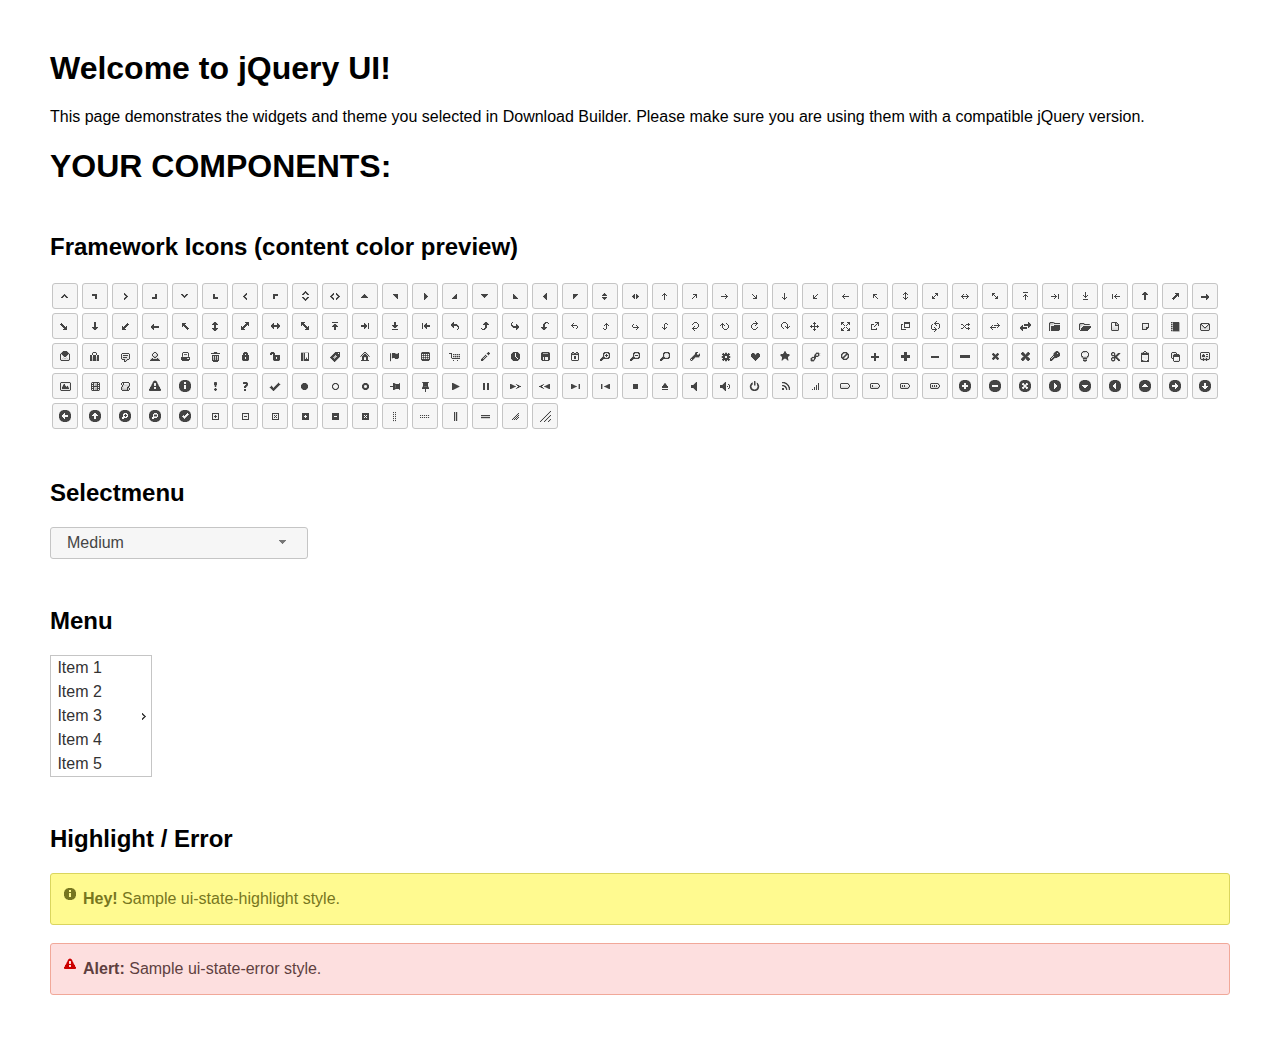
<file: js/libs/jquery-ui/index.html>
<!doctype html>
<html lang="us">
<head>
	<meta charset="utf-8">
	<title>jQuery UI Example Page</title>
	<link href="jquery-ui.css" rel="stylesheet">
	<style>
	body{
		font-family: "Trebuchet MS", sans-serif;
		margin: 50px;
	}
	.demoHeaders {
		margin-top: 2em;
	}
	#dialog-link {
		padding: .4em 1em .4em 20px;
		text-decoration: none;
		position: relative;
	}
	#dialog-link span.ui-icon {
		margin: 0 5px 0 0;
		position: absolute;
		left: .2em;
		top: 50%;
		margin-top: -8px;
	}
	#icons {
		margin: 0;
		padding: 0;
	}
	#icons li {
		margin: 2px;
		position: relative;
		padding: 4px 0;
		cursor: pointer;
		float: left;
		list-style: none;
	}
	#icons span.ui-icon {
		float: left;
		margin: 0 4px;
	}
	.fakewindowcontain .ui-widget-overlay {
		position: absolute;
	}
	select {
		width: 200px;
	}
	</style>
</head>
<body>

<h1>Welcome to jQuery UI!</h1>

<div class="ui-widget">
	<p>This page demonstrates the widgets and theme you selected in Download Builder. Please make sure you are using them with a compatible jQuery version.</p>
</div>

<h1>YOUR COMPONENTS:</h1>
















<h2 class="demoHeaders">Framework Icons (content color preview)</h2>
<ul id="icons" class="ui-widget ui-helper-clearfix">
	<li class="ui-state-default ui-corner-all" title=".ui-icon-caret-1-n"><span class="ui-icon ui-icon-caret-1-n"></span></li>
	<li class="ui-state-default ui-corner-all" title=".ui-icon-caret-1-ne"><span class="ui-icon ui-icon-caret-1-ne"></span></li>
	<li class="ui-state-default ui-corner-all" title=".ui-icon-caret-1-e"><span class="ui-icon ui-icon-caret-1-e"></span></li>
	<li class="ui-state-default ui-corner-all" title=".ui-icon-caret-1-se"><span class="ui-icon ui-icon-caret-1-se"></span></li>
	<li class="ui-state-default ui-corner-all" title=".ui-icon-caret-1-s"><span class="ui-icon ui-icon-caret-1-s"></span></li>
	<li class="ui-state-default ui-corner-all" title=".ui-icon-caret-1-sw"><span class="ui-icon ui-icon-caret-1-sw"></span></li>
	<li class="ui-state-default ui-corner-all" title=".ui-icon-caret-1-w"><span class="ui-icon ui-icon-caret-1-w"></span></li>
	<li class="ui-state-default ui-corner-all" title=".ui-icon-caret-1-nw"><span class="ui-icon ui-icon-caret-1-nw"></span></li>
	<li class="ui-state-default ui-corner-all" title=".ui-icon-caret-2-n-s"><span class="ui-icon ui-icon-caret-2-n-s"></span></li>
	<li class="ui-state-default ui-corner-all" title=".ui-icon-caret-2-e-w"><span class="ui-icon ui-icon-caret-2-e-w"></span></li>
	<li class="ui-state-default ui-corner-all" title=".ui-icon-triangle-1-n"><span class="ui-icon ui-icon-triangle-1-n"></span></li>
	<li class="ui-state-default ui-corner-all" title=".ui-icon-triangle-1-ne"><span class="ui-icon ui-icon-triangle-1-ne"></span></li>
	<li class="ui-state-default ui-corner-all" title=".ui-icon-triangle-1-e"><span class="ui-icon ui-icon-triangle-1-e"></span></li>
	<li class="ui-state-default ui-corner-all" title=".ui-icon-triangle-1-se"><span class="ui-icon ui-icon-triangle-1-se"></span></li>
	<li class="ui-state-default ui-corner-all" title=".ui-icon-triangle-1-s"><span class="ui-icon ui-icon-triangle-1-s"></span></li>
	<li class="ui-state-default ui-corner-all" title=".ui-icon-triangle-1-sw"><span class="ui-icon ui-icon-triangle-1-sw"></span></li>
	<li class="ui-state-default ui-corner-all" title=".ui-icon-triangle-1-w"><span class="ui-icon ui-icon-triangle-1-w"></span></li>
	<li class="ui-state-default ui-corner-all" title=".ui-icon-triangle-1-nw"><span class="ui-icon ui-icon-triangle-1-nw"></span></li>
	<li class="ui-state-default ui-corner-all" title=".ui-icon-triangle-2-n-s"><span class="ui-icon ui-icon-triangle-2-n-s"></span></li>
	<li class="ui-state-default ui-corner-all" title=".ui-icon-triangle-2-e-w"><span class="ui-icon ui-icon-triangle-2-e-w"></span></li>
	<li class="ui-state-default ui-corner-all" title=".ui-icon-arrow-1-n"><span class="ui-icon ui-icon-arrow-1-n"></span></li>
	<li class="ui-state-default ui-corner-all" title=".ui-icon-arrow-1-ne"><span class="ui-icon ui-icon-arrow-1-ne"></span></li>
	<li class="ui-state-default ui-corner-all" title=".ui-icon-arrow-1-e"><span class="ui-icon ui-icon-arrow-1-e"></span></li>
	<li class="ui-state-default ui-corner-all" title=".ui-icon-arrow-1-se"><span class="ui-icon ui-icon-arrow-1-se"></span></li>
	<li class="ui-state-default ui-corner-all" title=".ui-icon-arrow-1-s"><span class="ui-icon ui-icon-arrow-1-s"></span></li>
	<li class="ui-state-default ui-corner-all" title=".ui-icon-arrow-1-sw"><span class="ui-icon ui-icon-arrow-1-sw"></span></li>
	<li class="ui-state-default ui-corner-all" title=".ui-icon-arrow-1-w"><span class="ui-icon ui-icon-arrow-1-w"></span></li>
	<li class="ui-state-default ui-corner-all" title=".ui-icon-arrow-1-nw"><span class="ui-icon ui-icon-arrow-1-nw"></span></li>
	<li class="ui-state-default ui-corner-all" title=".ui-icon-arrow-2-n-s"><span class="ui-icon ui-icon-arrow-2-n-s"></span></li>
	<li class="ui-state-default ui-corner-all" title=".ui-icon-arrow-2-ne-sw"><span class="ui-icon ui-icon-arrow-2-ne-sw"></span></li>
	<li class="ui-state-default ui-corner-all" title=".ui-icon-arrow-2-e-w"><span class="ui-icon ui-icon-arrow-2-e-w"></span></li>
	<li class="ui-state-default ui-corner-all" title=".ui-icon-arrow-2-se-nw"><span class="ui-icon ui-icon-arrow-2-se-nw"></span></li>
	<li class="ui-state-default ui-corner-all" title=".ui-icon-arrowstop-1-n"><span class="ui-icon ui-icon-arrowstop-1-n"></span></li>
	<li class="ui-state-default ui-corner-all" title=".ui-icon-arrowstop-1-e"><span class="ui-icon ui-icon-arrowstop-1-e"></span></li>
	<li class="ui-state-default ui-corner-all" title=".ui-icon-arrowstop-1-s"><span class="ui-icon ui-icon-arrowstop-1-s"></span></li>
	<li class="ui-state-default ui-corner-all" title=".ui-icon-arrowstop-1-w"><span class="ui-icon ui-icon-arrowstop-1-w"></span></li>
	<li class="ui-state-default ui-corner-all" title=".ui-icon-arrowthick-1-n"><span class="ui-icon ui-icon-arrowthick-1-n"></span></li>
	<li class="ui-state-default ui-corner-all" title=".ui-icon-arrowthick-1-ne"><span class="ui-icon ui-icon-arrowthick-1-ne"></span></li>
	<li class="ui-state-default ui-corner-all" title=".ui-icon-arrowthick-1-e"><span class="ui-icon ui-icon-arrowthick-1-e"></span></li>
	<li class="ui-state-default ui-corner-all" title=".ui-icon-arrowthick-1-se"><span class="ui-icon ui-icon-arrowthick-1-se"></span></li>
	<li class="ui-state-default ui-corner-all" title=".ui-icon-arrowthick-1-s"><span class="ui-icon ui-icon-arrowthick-1-s"></span></li>
	<li class="ui-state-default ui-corner-all" title=".ui-icon-arrowthick-1-sw"><span class="ui-icon ui-icon-arrowthick-1-sw"></span></li>
	<li class="ui-state-default ui-corner-all" title=".ui-icon-arrowthick-1-w"><span class="ui-icon ui-icon-arrowthick-1-w"></span></li>
	<li class="ui-state-default ui-corner-all" title=".ui-icon-arrowthick-1-nw"><span class="ui-icon ui-icon-arrowthick-1-nw"></span></li>
	<li class="ui-state-default ui-corner-all" title=".ui-icon-arrowthick-2-n-s"><span class="ui-icon ui-icon-arrowthick-2-n-s"></span></li>
	<li class="ui-state-default ui-corner-all" title=".ui-icon-arrowthick-2-ne-sw"><span class="ui-icon ui-icon-arrowthick-2-ne-sw"></span></li>
	<li class="ui-state-default ui-corner-all" title=".ui-icon-arrowthick-2-e-w"><span class="ui-icon ui-icon-arrowthick-2-e-w"></span></li>
	<li class="ui-state-default ui-corner-all" title=".ui-icon-arrowthick-2-se-nw"><span class="ui-icon ui-icon-arrowthick-2-se-nw"></span></li>
	<li class="ui-state-default ui-corner-all" title=".ui-icon-arrowthickstop-1-n"><span class="ui-icon ui-icon-arrowthickstop-1-n"></span></li>
	<li class="ui-state-default ui-corner-all" title=".ui-icon-arrowthickstop-1-e"><span class="ui-icon ui-icon-arrowthickstop-1-e"></span></li>
	<li class="ui-state-default ui-corner-all" title=".ui-icon-arrowthickstop-1-s"><span class="ui-icon ui-icon-arrowthickstop-1-s"></span></li>
	<li class="ui-state-default ui-corner-all" title=".ui-icon-arrowthickstop-1-w"><span class="ui-icon ui-icon-arrowthickstop-1-w"></span></li>
	<li class="ui-state-default ui-corner-all" title=".ui-icon-arrowreturnthick-1-w"><span class="ui-icon ui-icon-arrowreturnthick-1-w"></span></li>
	<li class="ui-state-default ui-corner-all" title=".ui-icon-arrowreturnthick-1-n"><span class="ui-icon ui-icon-arrowreturnthick-1-n"></span></li>
	<li class="ui-state-default ui-corner-all" title=".ui-icon-arrowreturnthick-1-e"><span class="ui-icon ui-icon-arrowreturnthick-1-e"></span></li>
	<li class="ui-state-default ui-corner-all" title=".ui-icon-arrowreturnthick-1-s"><span class="ui-icon ui-icon-arrowreturnthick-1-s"></span></li>
	<li class="ui-state-default ui-corner-all" title=".ui-icon-arrowreturn-1-w"><span class="ui-icon ui-icon-arrowreturn-1-w"></span></li>
	<li class="ui-state-default ui-corner-all" title=".ui-icon-arrowreturn-1-n"><span class="ui-icon ui-icon-arrowreturn-1-n"></span></li>
	<li class="ui-state-default ui-corner-all" title=".ui-icon-arrowreturn-1-e"><span class="ui-icon ui-icon-arrowreturn-1-e"></span></li>
	<li class="ui-state-default ui-corner-all" title=".ui-icon-arrowreturn-1-s"><span class="ui-icon ui-icon-arrowreturn-1-s"></span></li>
	<li class="ui-state-default ui-corner-all" title=".ui-icon-arrowrefresh-1-w"><span class="ui-icon ui-icon-arrowrefresh-1-w"></span></li>
	<li class="ui-state-default ui-corner-all" title=".ui-icon-arrowrefresh-1-n"><span class="ui-icon ui-icon-arrowrefresh-1-n"></span></li>
	<li class="ui-state-default ui-corner-all" title=".ui-icon-arrowrefresh-1-e"><span class="ui-icon ui-icon-arrowrefresh-1-e"></span></li>
	<li class="ui-state-default ui-corner-all" title=".ui-icon-arrowrefresh-1-s"><span class="ui-icon ui-icon-arrowrefresh-1-s"></span></li>
	<li class="ui-state-default ui-corner-all" title=".ui-icon-arrow-4"><span class="ui-icon ui-icon-arrow-4"></span></li>
	<li class="ui-state-default ui-corner-all" title=".ui-icon-arrow-4-diag"><span class="ui-icon ui-icon-arrow-4-diag"></span></li>
	<li class="ui-state-default ui-corner-all" title=".ui-icon-extlink"><span class="ui-icon ui-icon-extlink"></span></li>
	<li class="ui-state-default ui-corner-all" title=".ui-icon-newwin"><span class="ui-icon ui-icon-newwin"></span></li>
	<li class="ui-state-default ui-corner-all" title=".ui-icon-refresh"><span class="ui-icon ui-icon-refresh"></span></li>
	<li class="ui-state-default ui-corner-all" title=".ui-icon-shuffle"><span class="ui-icon ui-icon-shuffle"></span></li>
	<li class="ui-state-default ui-corner-all" title=".ui-icon-transfer-e-w"><span class="ui-icon ui-icon-transfer-e-w"></span></li>
	<li class="ui-state-default ui-corner-all" title=".ui-icon-transferthick-e-w"><span class="ui-icon ui-icon-transferthick-e-w"></span></li>
	<li class="ui-state-default ui-corner-all" title=".ui-icon-folder-collapsed"><span class="ui-icon ui-icon-folder-collapsed"></span></li>
	<li class="ui-state-default ui-corner-all" title=".ui-icon-folder-open"><span class="ui-icon ui-icon-folder-open"></span></li>
	<li class="ui-state-default ui-corner-all" title=".ui-icon-document"><span class="ui-icon ui-icon-document"></span></li>
	<li class="ui-state-default ui-corner-all" title=".ui-icon-document-b"><span class="ui-icon ui-icon-document-b"></span></li>
	<li class="ui-state-default ui-corner-all" title=".ui-icon-note"><span class="ui-icon ui-icon-note"></span></li>
	<li class="ui-state-default ui-corner-all" title=".ui-icon-mail-closed"><span class="ui-icon ui-icon-mail-closed"></span></li>
	<li class="ui-state-default ui-corner-all" title=".ui-icon-mail-open"><span class="ui-icon ui-icon-mail-open"></span></li>
	<li class="ui-state-default ui-corner-all" title=".ui-icon-suitcase"><span class="ui-icon ui-icon-suitcase"></span></li>
	<li class="ui-state-default ui-corner-all" title=".ui-icon-comment"><span class="ui-icon ui-icon-comment"></span></li>
	<li class="ui-state-default ui-corner-all" title=".ui-icon-person"><span class="ui-icon ui-icon-person"></span></li>
	<li class="ui-state-default ui-corner-all" title=".ui-icon-print"><span class="ui-icon ui-icon-print"></span></li>
	<li class="ui-state-default ui-corner-all" title=".ui-icon-trash"><span class="ui-icon ui-icon-trash"></span></li>
	<li class="ui-state-default ui-corner-all" title=".ui-icon-locked"><span class="ui-icon ui-icon-locked"></span></li>
	<li class="ui-state-default ui-corner-all" title=".ui-icon-unlocked"><span class="ui-icon ui-icon-unlocked"></span></li>
	<li class="ui-state-default ui-corner-all" title=".ui-icon-bookmark"><span class="ui-icon ui-icon-bookmark"></span></li>
	<li class="ui-state-default ui-corner-all" title=".ui-icon-tag"><span class="ui-icon ui-icon-tag"></span></li>
	<li class="ui-state-default ui-corner-all" title=".ui-icon-home"><span class="ui-icon ui-icon-home"></span></li>
	<li class="ui-state-default ui-corner-all" title=".ui-icon-flag"><span class="ui-icon ui-icon-flag"></span></li>
	<li class="ui-state-default ui-corner-all" title=".ui-icon-calculator"><span class="ui-icon ui-icon-calculator"></span></li>
	<li class="ui-state-default ui-corner-all" title=".ui-icon-cart"><span class="ui-icon ui-icon-cart"></span></li>
	<li class="ui-state-default ui-corner-all" title=".ui-icon-pencil"><span class="ui-icon ui-icon-pencil"></span></li>
	<li class="ui-state-default ui-corner-all" title=".ui-icon-clock"><span class="ui-icon ui-icon-clock"></span></li>
	<li class="ui-state-default ui-corner-all" title=".ui-icon-disk"><span class="ui-icon ui-icon-disk"></span></li>
	<li class="ui-state-default ui-corner-all" title=".ui-icon-calendar"><span class="ui-icon ui-icon-calendar"></span></li>
	<li class="ui-state-default ui-corner-all" title=".ui-icon-zoomin"><span class="ui-icon ui-icon-zoomin"></span></li>
	<li class="ui-state-default ui-corner-all" title=".ui-icon-zoomout"><span class="ui-icon ui-icon-zoomout"></span></li>
	<li class="ui-state-default ui-corner-all" title=".ui-icon-search"><span class="ui-icon ui-icon-search"></span></li>
	<li class="ui-state-default ui-corner-all" title=".ui-icon-wrench"><span class="ui-icon ui-icon-wrench"></span></li>
	<li class="ui-state-default ui-corner-all" title=".ui-icon-gear"><span class="ui-icon ui-icon-gear"></span></li>
	<li class="ui-state-default ui-corner-all" title=".ui-icon-heart"><span class="ui-icon ui-icon-heart"></span></li>
	<li class="ui-state-default ui-corner-all" title=".ui-icon-star"><span class="ui-icon ui-icon-star"></span></li>
	<li class="ui-state-default ui-corner-all" title=".ui-icon-link"><span class="ui-icon ui-icon-link"></span></li>
	<li class="ui-state-default ui-corner-all" title=".ui-icon-cancel"><span class="ui-icon ui-icon-cancel"></span></li>
	<li class="ui-state-default ui-corner-all" title=".ui-icon-plus"><span class="ui-icon ui-icon-plus"></span></li>
	<li class="ui-state-default ui-corner-all" title=".ui-icon-plusthick"><span class="ui-icon ui-icon-plusthick"></span></li>
	<li class="ui-state-default ui-corner-all" title=".ui-icon-minus"><span class="ui-icon ui-icon-minus"></span></li>
	<li class="ui-state-default ui-corner-all" title=".ui-icon-minusthick"><span class="ui-icon ui-icon-minusthick"></span></li>
	<li class="ui-state-default ui-corner-all" title=".ui-icon-close"><span class="ui-icon ui-icon-close"></span></li>
	<li class="ui-state-default ui-corner-all" title=".ui-icon-closethick"><span class="ui-icon ui-icon-closethick"></span></li>
	<li class="ui-state-default ui-corner-all" title=".ui-icon-key"><span class="ui-icon ui-icon-key"></span></li>
	<li class="ui-state-default ui-corner-all" title=".ui-icon-lightbulb"><span class="ui-icon ui-icon-lightbulb"></span></li>
	<li class="ui-state-default ui-corner-all" title=".ui-icon-scissors"><span class="ui-icon ui-icon-scissors"></span></li>
	<li class="ui-state-default ui-corner-all" title=".ui-icon-clipboard"><span class="ui-icon ui-icon-clipboard"></span></li>
	<li class="ui-state-default ui-corner-all" title=".ui-icon-copy"><span class="ui-icon ui-icon-copy"></span></li>
	<li class="ui-state-default ui-corner-all" title=".ui-icon-contact"><span class="ui-icon ui-icon-contact"></span></li>
	<li class="ui-state-default ui-corner-all" title=".ui-icon-image"><span class="ui-icon ui-icon-image"></span></li>
	<li class="ui-state-default ui-corner-all" title=".ui-icon-video"><span class="ui-icon ui-icon-video"></span></li>
	<li class="ui-state-default ui-corner-all" title=".ui-icon-script"><span class="ui-icon ui-icon-script"></span></li>
	<li class="ui-state-default ui-corner-all" title=".ui-icon-alert"><span class="ui-icon ui-icon-alert"></span></li>
	<li class="ui-state-default ui-corner-all" title=".ui-icon-info"><span class="ui-icon ui-icon-info"></span></li>
	<li class="ui-state-default ui-corner-all" title=".ui-icon-notice"><span class="ui-icon ui-icon-notice"></span></li>
	<li class="ui-state-default ui-corner-all" title=".ui-icon-help"><span class="ui-icon ui-icon-help"></span></li>
	<li class="ui-state-default ui-corner-all" title=".ui-icon-check"><span class="ui-icon ui-icon-check"></span></li>
	<li class="ui-state-default ui-corner-all" title=".ui-icon-bullet"><span class="ui-icon ui-icon-bullet"></span></li>
	<li class="ui-state-default ui-corner-all" title=".ui-icon-radio-off"><span class="ui-icon ui-icon-radio-off"></span></li>
	<li class="ui-state-default ui-corner-all" title=".ui-icon-radio-on"><span class="ui-icon ui-icon-radio-on"></span></li>
	<li class="ui-state-default ui-corner-all" title=".ui-icon-pin-w"><span class="ui-icon ui-icon-pin-w"></span></li>
	<li class="ui-state-default ui-corner-all" title=".ui-icon-pin-s"><span class="ui-icon ui-icon-pin-s"></span></li>
	<li class="ui-state-default ui-corner-all" title=".ui-icon-play"><span class="ui-icon ui-icon-play"></span></li>
	<li class="ui-state-default ui-corner-all" title=".ui-icon-pause"><span class="ui-icon ui-icon-pause"></span></li>
	<li class="ui-state-default ui-corner-all" title=".ui-icon-seek-next"><span class="ui-icon ui-icon-seek-next"></span></li>
	<li class="ui-state-default ui-corner-all" title=".ui-icon-seek-prev"><span class="ui-icon ui-icon-seek-prev"></span></li>
	<li class="ui-state-default ui-corner-all" title=".ui-icon-seek-end"><span class="ui-icon ui-icon-seek-end"></span></li>
	<li class="ui-state-default ui-corner-all" title=".ui-icon-seek-first"><span class="ui-icon ui-icon-seek-first"></span></li>
	<li class="ui-state-default ui-corner-all" title=".ui-icon-stop"><span class="ui-icon ui-icon-stop"></span></li>
	<li class="ui-state-default ui-corner-all" title=".ui-icon-eject"><span class="ui-icon ui-icon-eject"></span></li>
	<li class="ui-state-default ui-corner-all" title=".ui-icon-volume-off"><span class="ui-icon ui-icon-volume-off"></span></li>
	<li class="ui-state-default ui-corner-all" title=".ui-icon-volume-on"><span class="ui-icon ui-icon-volume-on"></span></li>
	<li class="ui-state-default ui-corner-all" title=".ui-icon-power"><span class="ui-icon ui-icon-power"></span></li>
	<li class="ui-state-default ui-corner-all" title=".ui-icon-signal-diag"><span class="ui-icon ui-icon-signal-diag"></span></li>
	<li class="ui-state-default ui-corner-all" title=".ui-icon-signal"><span class="ui-icon ui-icon-signal"></span></li>
	<li class="ui-state-default ui-corner-all" title=".ui-icon-battery-0"><span class="ui-icon ui-icon-battery-0"></span></li>
	<li class="ui-state-default ui-corner-all" title=".ui-icon-battery-1"><span class="ui-icon ui-icon-battery-1"></span></li>
	<li class="ui-state-default ui-corner-all" title=".ui-icon-battery-2"><span class="ui-icon ui-icon-battery-2"></span></li>
	<li class="ui-state-default ui-corner-all" title=".ui-icon-battery-3"><span class="ui-icon ui-icon-battery-3"></span></li>
	<li class="ui-state-default ui-corner-all" title=".ui-icon-circle-plus"><span class="ui-icon ui-icon-circle-plus"></span></li>
	<li class="ui-state-default ui-corner-all" title=".ui-icon-circle-minus"><span class="ui-icon ui-icon-circle-minus"></span></li>
	<li class="ui-state-default ui-corner-all" title=".ui-icon-circle-close"><span class="ui-icon ui-icon-circle-close"></span></li>
	<li class="ui-state-default ui-corner-all" title=".ui-icon-circle-triangle-e"><span class="ui-icon ui-icon-circle-triangle-e"></span></li>
	<li class="ui-state-default ui-corner-all" title=".ui-icon-circle-triangle-s"><span class="ui-icon ui-icon-circle-triangle-s"></span></li>
	<li class="ui-state-default ui-corner-all" title=".ui-icon-circle-triangle-w"><span class="ui-icon ui-icon-circle-triangle-w"></span></li>
	<li class="ui-state-default ui-corner-all" title=".ui-icon-circle-triangle-n"><span class="ui-icon ui-icon-circle-triangle-n"></span></li>
	<li class="ui-state-default ui-corner-all" title=".ui-icon-circle-arrow-e"><span class="ui-icon ui-icon-circle-arrow-e"></span></li>
	<li class="ui-state-default ui-corner-all" title=".ui-icon-circle-arrow-s"><span class="ui-icon ui-icon-circle-arrow-s"></span></li>
	<li class="ui-state-default ui-corner-all" title=".ui-icon-circle-arrow-w"><span class="ui-icon ui-icon-circle-arrow-w"></span></li>
	<li class="ui-state-default ui-corner-all" title=".ui-icon-circle-arrow-n"><span class="ui-icon ui-icon-circle-arrow-n"></span></li>
	<li class="ui-state-default ui-corner-all" title=".ui-icon-circle-zoomin"><span class="ui-icon ui-icon-circle-zoomin"></span></li>
	<li class="ui-state-default ui-corner-all" title=".ui-icon-circle-zoomout"><span class="ui-icon ui-icon-circle-zoomout"></span></li>
	<li class="ui-state-default ui-corner-all" title=".ui-icon-circle-check"><span class="ui-icon ui-icon-circle-check"></span></li>
	<li class="ui-state-default ui-corner-all" title=".ui-icon-circlesmall-plus"><span class="ui-icon ui-icon-circlesmall-plus"></span></li>
	<li class="ui-state-default ui-corner-all" title=".ui-icon-circlesmall-minus"><span class="ui-icon ui-icon-circlesmall-minus"></span></li>
	<li class="ui-state-default ui-corner-all" title=".ui-icon-circlesmall-close"><span class="ui-icon ui-icon-circlesmall-close"></span></li>
	<li class="ui-state-default ui-corner-all" title=".ui-icon-squaresmall-plus"><span class="ui-icon ui-icon-squaresmall-plus"></span></li>
	<li class="ui-state-default ui-corner-all" title=".ui-icon-squaresmall-minus"><span class="ui-icon ui-icon-squaresmall-minus"></span></li>
	<li class="ui-state-default ui-corner-all" title=".ui-icon-squaresmall-close"><span class="ui-icon ui-icon-squaresmall-close"></span></li>
	<li class="ui-state-default ui-corner-all" title=".ui-icon-grip-dotted-vertical"><span class="ui-icon ui-icon-grip-dotted-vertical"></span></li>
	<li class="ui-state-default ui-corner-all" title=".ui-icon-grip-dotted-horizontal"><span class="ui-icon ui-icon-grip-dotted-horizontal"></span></li>
	<li class="ui-state-default ui-corner-all" title=".ui-icon-grip-solid-vertical"><span class="ui-icon ui-icon-grip-solid-vertical"></span></li>
	<li class="ui-state-default ui-corner-all" title=".ui-icon-grip-solid-horizontal"><span class="ui-icon ui-icon-grip-solid-horizontal"></span></li>
	<li class="ui-state-default ui-corner-all" title=".ui-icon-gripsmall-diagonal-se"><span class="ui-icon ui-icon-gripsmall-diagonal-se"></span></li>
	<li class="ui-state-default ui-corner-all" title=".ui-icon-grip-diagonal-se"><span class="ui-icon ui-icon-grip-diagonal-se"></span></li>
</ul>








<!-- Progressbar -->
<h2 class="demoHeaders">Selectmenu</h2>
<select id="selectmenu">
	<option>Slower</option>
	<option>Slow</option>
	<option selected="selected">Medium</option>
	<option>Fast</option>
	<option>Faster</option>
</select>





<!-- Menu -->
<h2 class="demoHeaders">Menu</h2>
<ul style="width:100px;" id="menu">
	<li><div>Item 1</div></li>
	<li><div>Item 2</div></li>
	<li><div>Item 3</div>
		<ul>
			<li><div>Item 3-1</div></li>
			<li><div>Item 3-2</div></li>
			<li><div>Item 3-3</div></li>
			<li><div>Item 3-4</div></li>
			<li><div>Item 3-5</div></li>
		</ul>
	</li>
	<li><div>Item 4</div></li>
	<li><div>Item 5</div></li>
</ul>




<!-- Highlight / Error -->
<h2 class="demoHeaders">Highlight / Error</h2>
<div class="ui-widget">
	<div class="ui-state-highlight ui-corner-all" style="margin-top: 20px; padding: 0 .7em;">
		<p><span class="ui-icon ui-icon-info" style="float: left; margin-right: .3em;"></span>
		<strong>Hey!</strong> Sample ui-state-highlight style.</p>
	</div>
</div>
<br>
<div class="ui-widget">
	<div class="ui-state-error ui-corner-all" style="padding: 0 .7em;">
		<p><span class="ui-icon ui-icon-alert" style="float: left; margin-right: .3em;"></span>
		<strong>Alert:</strong> Sample ui-state-error style.</p>
	</div>
</div>

<script src="external/jquery/jquery.js"></script>
<script src="jquery-ui.js"></script>
<script>























$( "#menu" ).menu();





$( "#selectmenu" ).selectmenu();


// Hover states on the static widgets
$( "#dialog-link, #icons li" ).hover(
	function() {
		$( this ).addClass( "ui-state-hover" );
	},
	function() {
		$( this ).removeClass( "ui-state-hover" );
	}
);
</script>
</body>
</html>
</file>
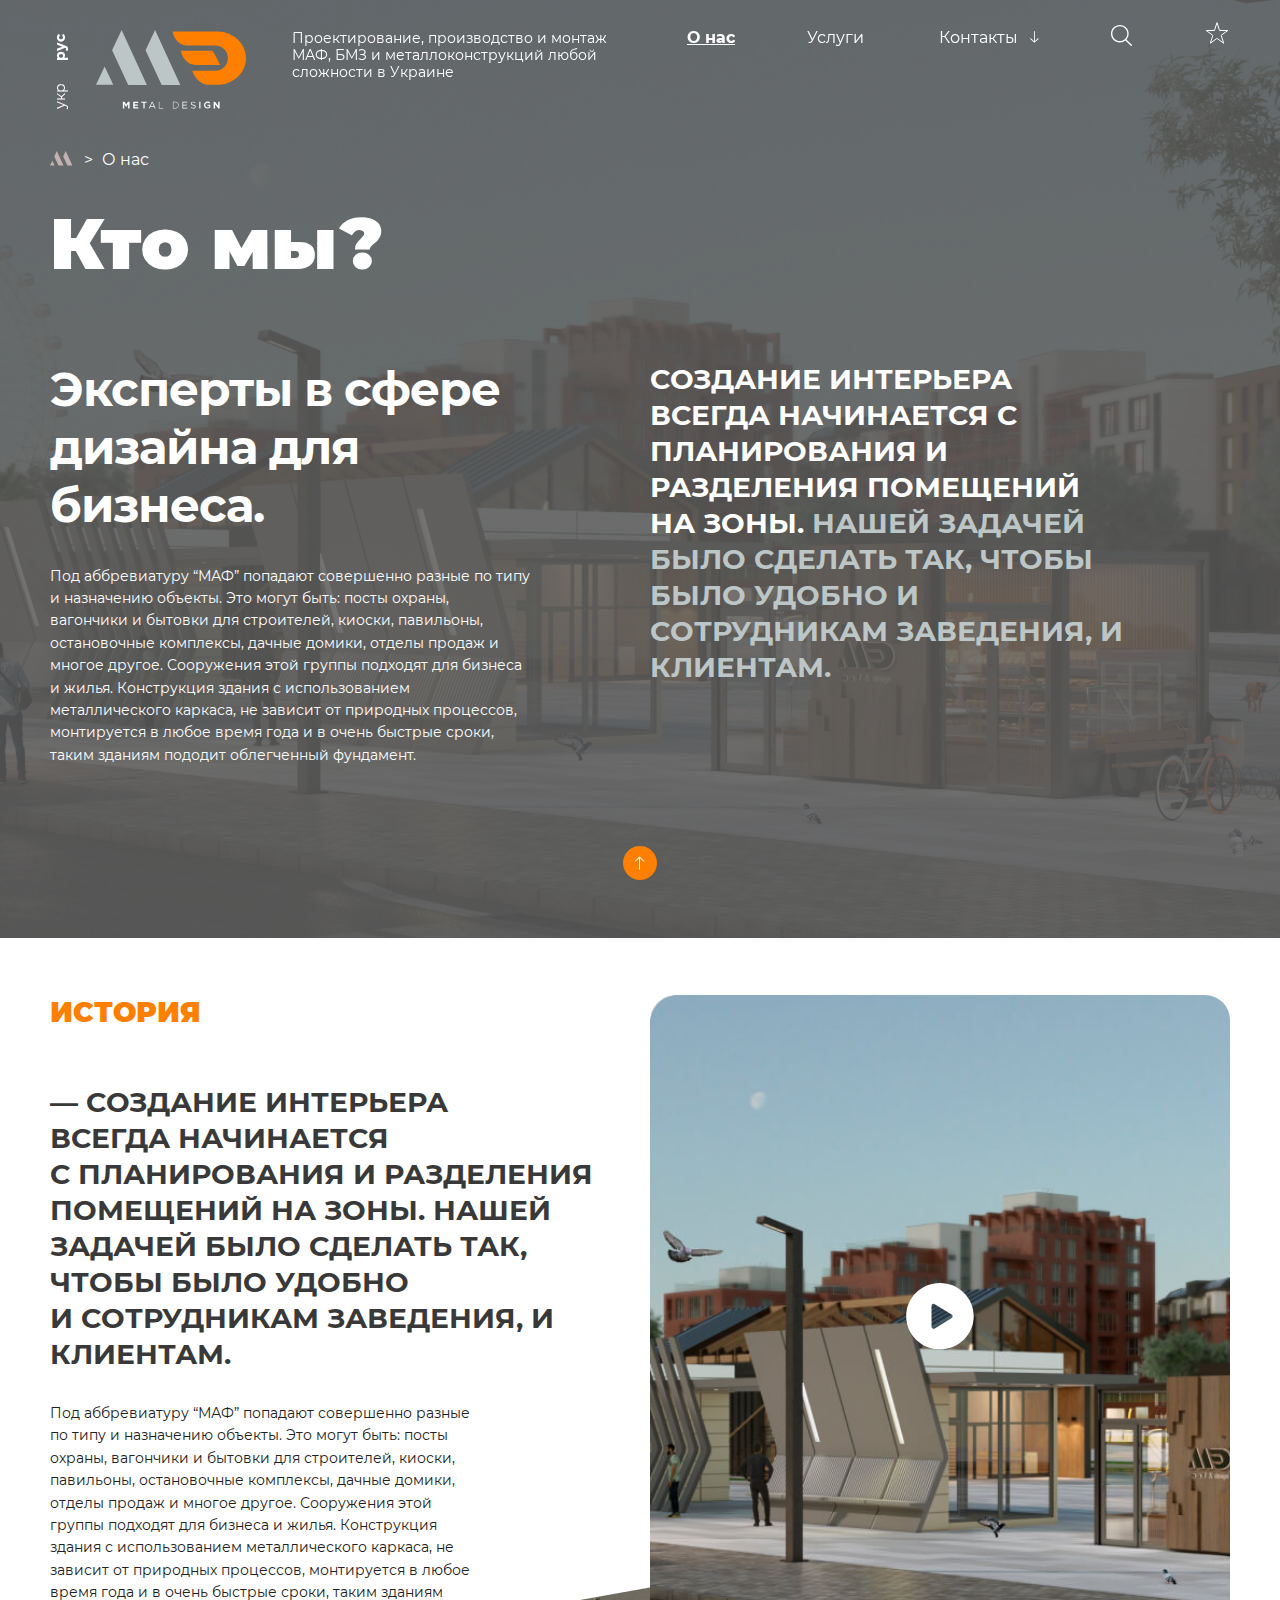
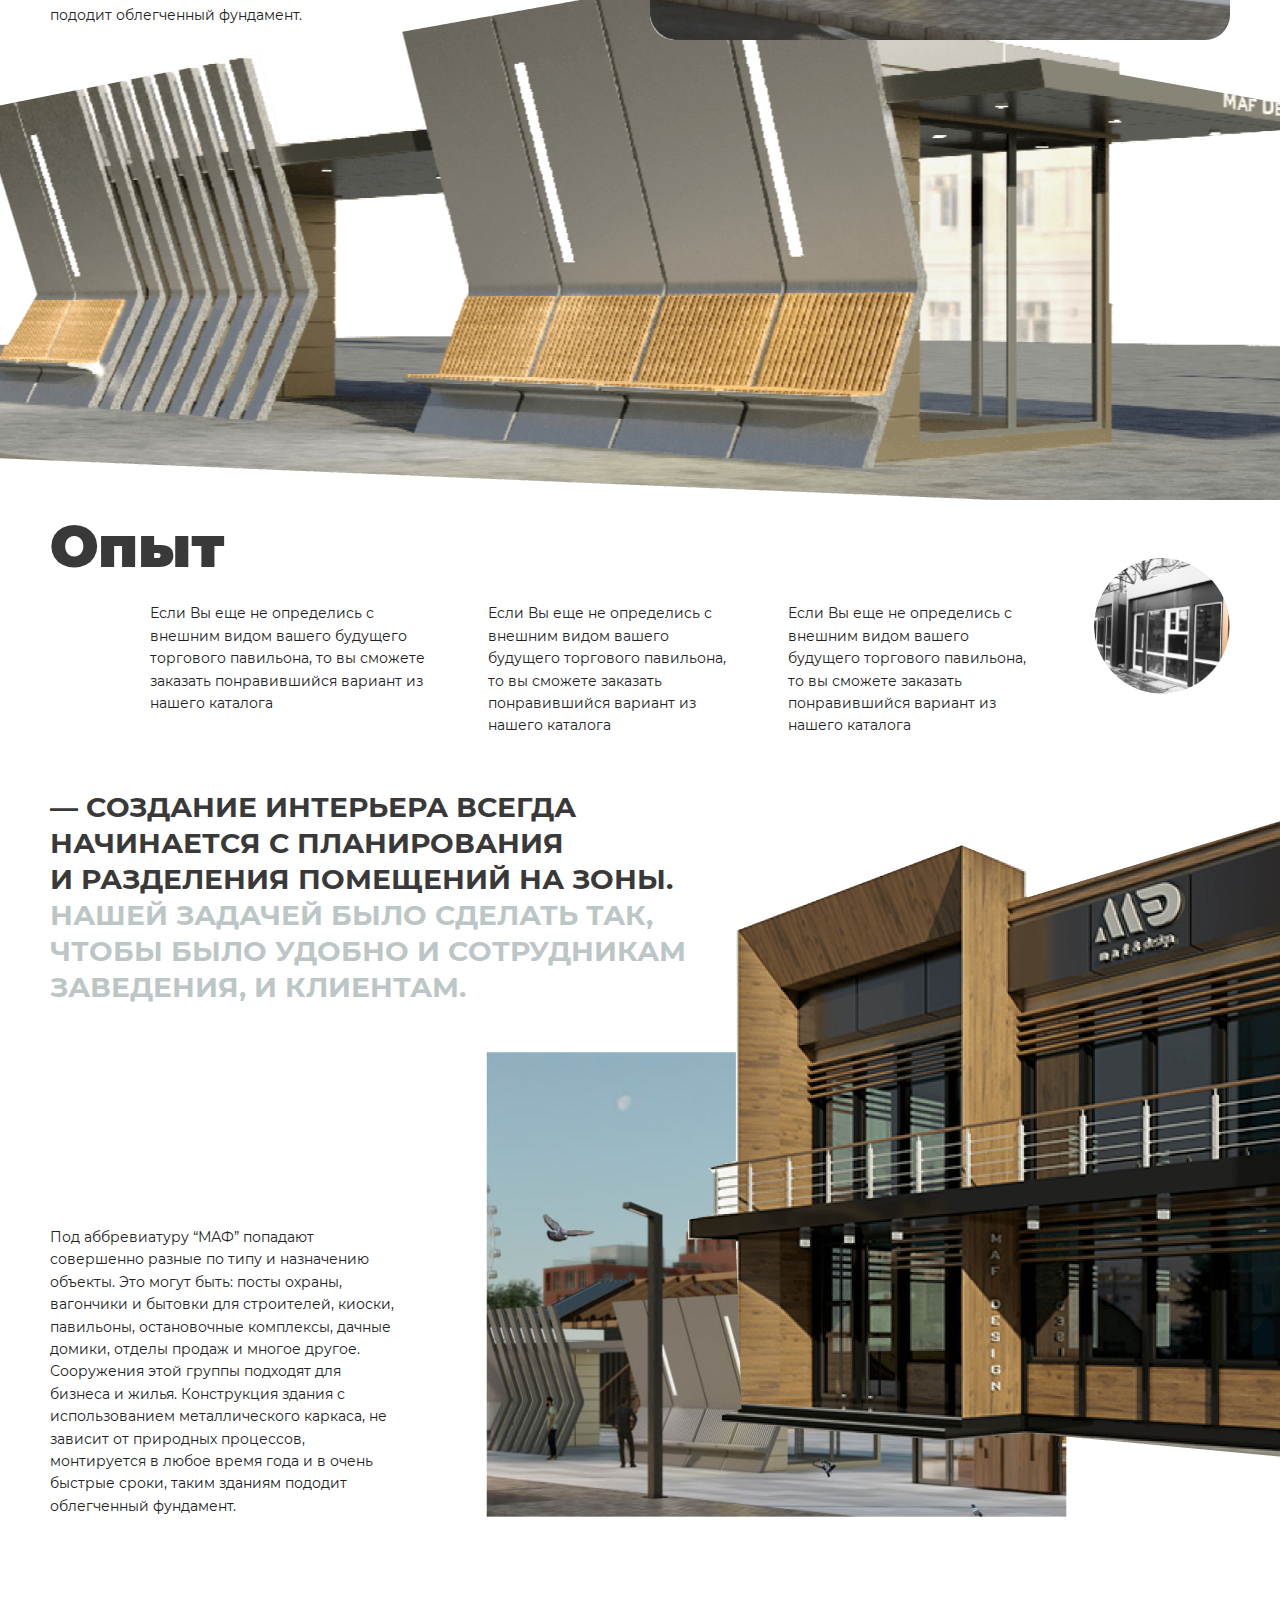
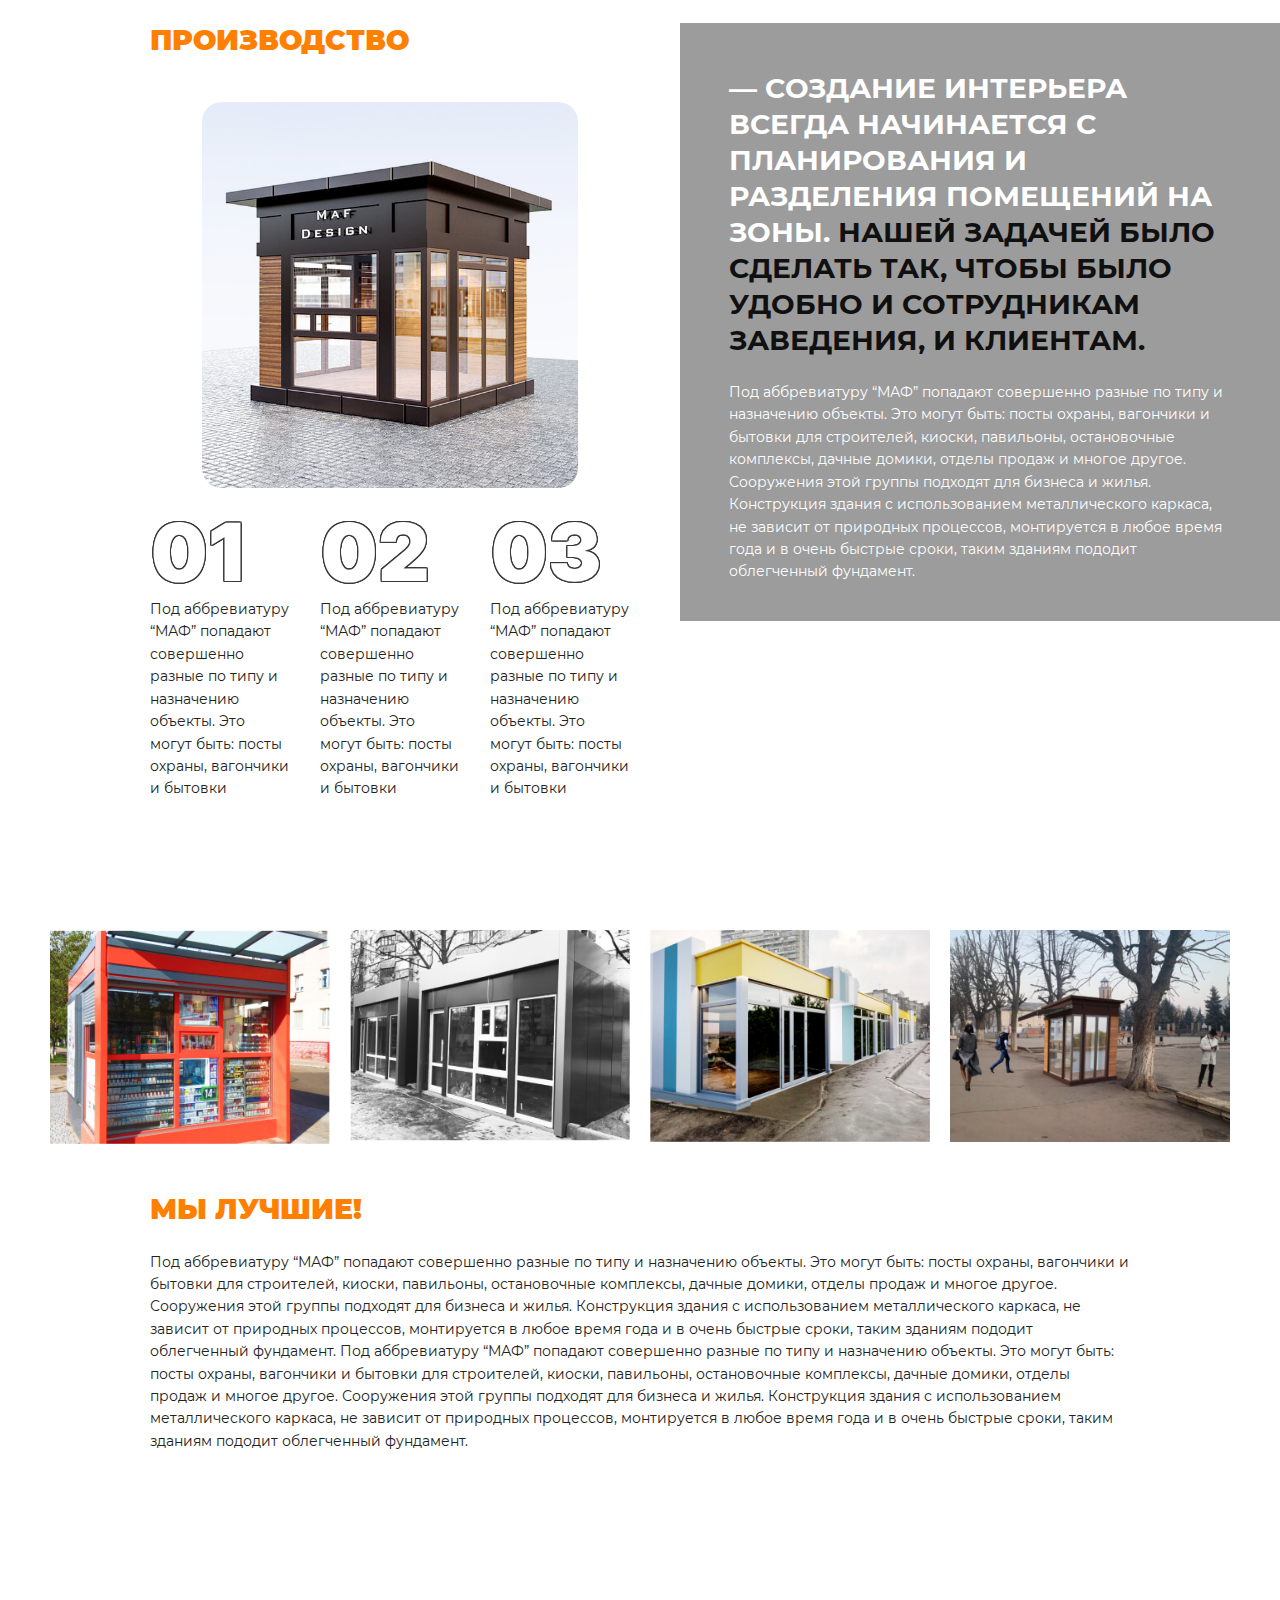
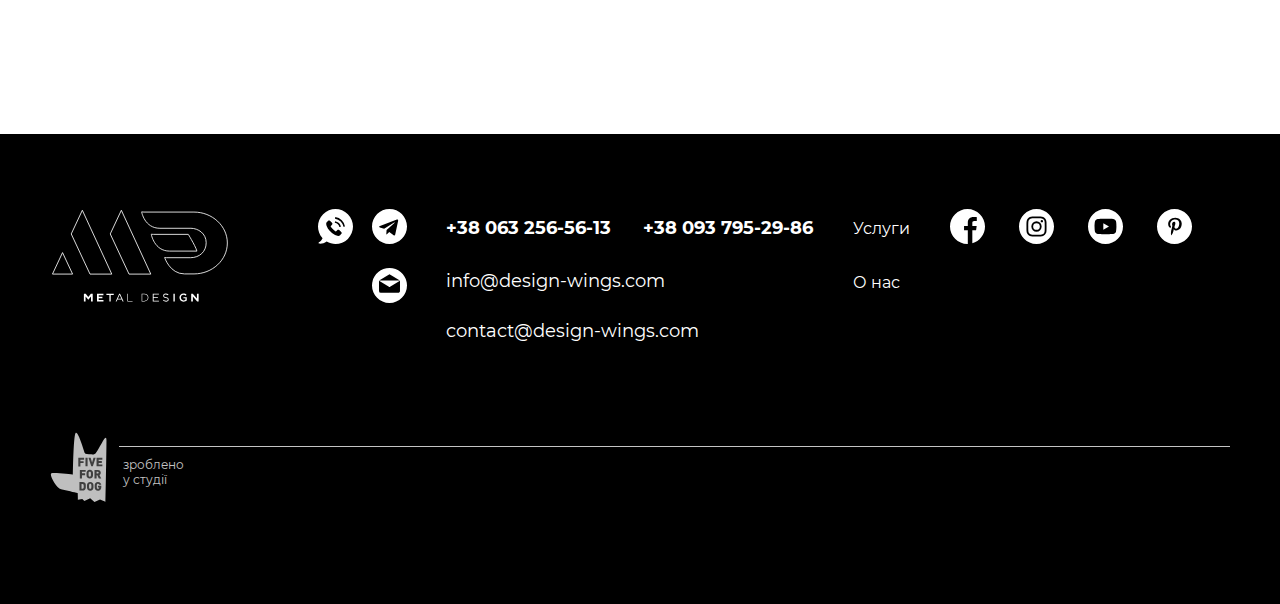
<file: about.html>
<!DOCTYPE html>
<html lang="ru" class="md-html">
  <head>
    <meta charset="utf-8">
    <title>Кто мы?</title>
    <meta name="description" content="">
    <link rel="icon" href="img/favicon.png">
    <meta name="viewport" content="width=device-width">
    <link rel="stylesheet" href="css/main.css">
  </head>
  <body class="md-body">
    <header class="header ">
      <div class="header-cover"></div>
      <div class="wrapper">
        <div class="header-inner">
          <div class="header-logo-block">
            <ul class="header-langs">
              <li class="active"><a href="#">рус</a></li>
              <li><a href="#">укр</a></li>
            </ul><a href="index.html" class="header-logo logo-std"><img src="img/header-logo.svg" alt="alt"></a><a href="index.html" class="header-logo logo-mini"><img src="img/logo-mini.svg" alt="alt"></a><a href="index.html" class="header-logo logo-monochrome"><img src="img/logo-monochrome.svg" alt="alt"></a>
            <div class="header-logo-text">Проектирование, производство и монтаж МАФ, БМЗ и металлоконструкций любой сложности в Украине</div>
          </div>
          <div class="header-right">
            <ul class="header-menu">
              <li class="header-menu__item header-menu__item--mob"><a href="catalog.html" title="МАФЫ">МАФЫ</a></li>
              <li class="header-menu__item header-menu__item--mob"><a href="catalog.html" title="БМЗ">БМЗ</a></li>
              <li class="header-menu__item header-menu__item--mob"><a href="catalog.html" title="Металлоконструкции">Металлоконструкции</a></li>
              <li class="header-menu__item active"><a href="about.html" title="О нас">О нас</a></li>
              <li class="header-menu__item"><a href="services.html" title="Услуги">Услуги</a></li>
              <li class="header-menu__item tooltipsted header-contacts"><span title="Контакты" class="header-menu__link-span">Контакты
                      <svg class="icon icon-arrow-down ">
                        <use xlink:href="img/icons-svg/symbol/sprite.svg#arrow-down"></use>
                      </svg></span>
                <div class="header-popup header-contacts-popup">
                  <div class="contacts-popup__top">
                    <div class="header-logo-text">Проектирование, производство и монтаж МАФ, БМЗ и металлоконструкций любой сложности в Украине</div>
                    <div class="header-popup__title">Metal design corp.
                      <div>WINGS of DESIGN</div>
                    </div>
                    <div class="header-popup__addr">Харьков, <br>Полтавский шлях, 6, <br>офис 310</div>
                  </div>
                  <ul class="md-socials md-socials--vert">
                    <li><a href="#">
                            <svg class="icon icon-viber ">
                              <use xlink:href="img/icons-svg/symbol/sprite.svg#viber"></use>
                            </svg></a></li>
                    <li><a href="#">
                            <svg class="icon icon-telegram ">
                              <use xlink:href="img/icons-svg/symbol/sprite.svg#telegram"></use>
                            </svg></a></li>
                    <li><a href="#">
                            <svg class="icon icon-mail ">
                              <use xlink:href="img/icons-svg/symbol/sprite.svg#mail"></use>
                            </svg></a></li>
                  </ul>
                  <div class="contacts-popup__bottom">
                    <ul class="md-socials md-socials--vert">
                      <li><a href="#">
                              <svg class="icon icon-viber ">
                                <use xlink:href="img/icons-svg/symbol/sprite.svg#viber"></use>
                              </svg></a></li>
                      <li><a href="#">
                              <svg class="icon icon-telegram ">
                                <use xlink:href="img/icons-svg/symbol/sprite.svg#telegram"></use>
                              </svg></a></li>
                      <li><a href="#">
                              <svg class="icon icon-mail ">
                                <use xlink:href="img/icons-svg/symbol/sprite.svg#mail"></use>
                              </svg></a></li>
                    </ul>
                    <div class="contacts-popup__requisites">
                      <div class="header-popup__tels">
                        <p><a href="tel:+38063256613">+38 063 256-56-13 </a></p>
                        <p><a href="tel:+38093795-986">+38 093 795-29-86</a></p>
                      </div>
                      <div class="header-popup__mail">
                        <p><a href="mailto:info@design-wings.com">info@design-wings.com</a></p>
                        <p><a href="mailto:contact@design-wings.com">contact@design-wings.com</a></p>
                      </div>
                    </div>
                    <ul class="md-socials">
                      <li><a href="#">
                              <svg class="icon icon-fb ">
                                <use xlink:href="img/icons-svg/symbol/sprite.svg#fb"></use>
                              </svg></a></li>
                      <li><a href="#">
                              <svg class="icon icon-inst ">
                                <use xlink:href="img/icons-svg/symbol/sprite.svg#inst"></use>
                              </svg></a></li>
                      <li><a href="#">
                              <svg class="icon icon-yt ">
                                <use xlink:href="img/icons-svg/symbol/sprite.svg#yt"></use>
                              </svg></a></li>
                      <li><a href="#">
                              <svg class="icon icon-pint ">
                                <use xlink:href="img/icons-svg/symbol/sprite.svg#pint"></use>
                              </svg></a></li>
                    </ul>
                  </div>
                </div>
              </li>
              <li class="header-menu__item header-search">
                <label class="header-search__label">
                  <input type="text" name="" placeholder="Поиск.." class="header-search__field"><span class="header-search__icon">
                        <svg class="icon icon-magnifier ">
                          <use xlink:href="img/icons-svg/symbol/sprite.svg#magnifier"></use>
                        </svg></span>
                </label><a href="#">
                      <svg class="icon icon-magnifier ">
                        <use xlink:href="img/icons-svg/symbol/sprite.svg#magnifier"></use>
                      </svg></a>
              </li>
              <li class="header-menu__item tooltipsted header-favourites"><a href="favorites.html" class="header-menu__hidden-text">Избранное</a><span class="header-menu__star"></span></li>
            </ul>
            <div class="md-favorites-name"><span>Александр 77</span></div>
            <div class="header-burger"></div>
          </div>
          <div class="header-popup header-enter-popup">
            <div class="enter-popup-mob-link"><a href="favorites.html" class="header-menu__hidden-text">Избранное</a><span class="header-menu__star"></span></div>
            <div class="header-popup__title">Войдите <br>или зарегистрируйтесь</div>
            <form action="#" class="md-form header-enter-popup__start">
              <label class="md-form-label">
                <input type="text" name="" placeholder="Телефон">
              </label>
              <label class="md-form-label">
                <input type="text" name="" placeholder="Пароль">
              </label>
              <label class="md-form-label-check">
                <input type="checkbox" name=""><span class="false-check"></span>
                <spam class="check-text">Запомните меня</spam>
              </label>
              <button class="button button-white">Войти</button><a href="#" id="reg-button" class="button">Зарегистрироваться</a><a href="#" class="pass-forgot">Забыли пароль?</a>
            </form>
            <form action="#" class="md-form header-enter-popup__reg">
              <label class="md-form-label">
                <input type="text" name="" placeholder="Имя">
              </label>
              <label class="md-form-label">
                <input type="text" name="" placeholder="Телефон">
              </label>
              <label class="md-form-label">
                <input type="text" name="" placeholder="Электропочта">
              </label>
              <label class="md-form-label">
                <input type="text" name="" placeholder="Пароль">
              </label>
              <button class="button button-white">Зарегистрироваться</button><a href="#" id="enter-button" class="enter">Войти</a>
            </form>
          </div>
        </div>
      </div>
    </header>
    <div class="md-cover"></div>
    <div class="md-about">
      <section style="background-image: url(img/about-page/about-visual.jpg)" class="page-visual">
        <div class="wrapper heading-wrapper">
          <div class="md-breadcrumbs">
            <ul>
              <li><a href="#">
                      <svg class="icon icon-breadcrumbs-logo ">
                        <use xlink:href="img/icons-svg/symbol/sprite.svg#breadcrumbs-logo"></use>
                      </svg></a></li>
              <li><a href="#">О нас</a></li>
            </ul>
          </div>
          <h1>Кто мы?</h1>
        </div>
        <div class="wrapper about-features">
          <div class="about-features__left">
            <div class="about-features__title">Эксперты в сфере дизайна для бизнеса.</div>
            <p class="md-pargf">Под аббревиатуру “МАФ” попадают совершенно разные по типу и назначению объекты. Это могут быть: посты охраны, вагончики и бытовки для строителей, киоски, павильоны, остановочные комплексы, дачные домики, отделы продаж и многое другое. Сооружения этой группы подходят для бизнеса и жилья. Конструкция здания с использованием металлического каркаса, не зависит от природных процессов, монтируется в любое время года и в очень быстрые сроки, таким зданиям пододит облегченный фундамент.</p>
          </div>
          <div class="about-features__right">
            <div class="md-headline">Создание интерьера всегда начинается с планирования и разделения помещений на зоны. <span>Нашей задачей было сделать так, чтобы было удобно и сотрудникам заведения, и клиентам.</span></div>
          </div>
        </div>
      </section>
      <section class="about-history">
        <div class="wrapper">
          <div class="about-history__left">
            <h3>история</h3>
            <div class="md-headline">— Создание интерьера <br>всегда начинается <br>с планирования и разделения помещений на зоны. Нашей задачей было сделать так, <br>чтобы было удобно <br>и сотрудникам заведения, и клиентам.</div>
            <p class="md-pargf">Под аббревиатуру “МАФ” попадают совершенно разные по типу и назначению объекты. Это могут быть: посты охраны, вагончики и бытовки для строителей, киоски, павильоны, остановочные комплексы, дачные домики, отделы продаж и многое другое. Сооружения этой группы подходят для бизнеса и жилья. Конструкция здания с использованием металлического каркаса, не зависит от природных процессов, монтируется в любое время года и в очень быстрые сроки, таким зданиям пододит облегченный фундамент.</p>
          </div>
          <div class="about-history__right"><a href="https://www.youtube.com/watch?v=0AFdZC7tm8g" class="video-previw">
              <div style="background-image: url(img/services-page/01.jpg)" class="video-previw__poster"></div>
              <div class="video-previw__play">
                    <svg class="icon icon-play ">
                      <use xlink:href="img/icons-svg/symbol/sprite.svg#play"></use>
                    </svg>
              </div></a></div>
        </div>
        <div class="about-history__visual"></div>
      </section>
      <section class="about-experience">
        <div class="decisions-slide wrapper">
          <div class="decisions-slide__top">
            <div class="decisions-slide__title">Опыт 		</div>
          </div>
          <div class="wrapper about-experience__col-wrap">
            <div class="about-experiences__column">
              <p class="md-pargf">Если Вы еще не определись с внешним видом вашего будущего торгового павильона, то вы сможете заказать понравившийся вариант из нашего каталога</p>
            </div>
            <div class="about-experiences__column">
              <p class="md-pargf">Если Вы еще не определись с внешним видом вашего будущего торгового павильона, то вы сможете заказать понравившийся вариант из нашего каталога</p>
            </div>
            <div class="about-experiences__column">
              <p class="md-pargf">Если Вы еще не определись с внешним видом вашего будущего торгового павильона, то вы сможете заказать понравившийся вариант из нашего каталога</p>
            </div>
            <div class="about-experiences__column">
              <div class="decisions-slide__preview"><img src="img/decisions-img.jpg" alt="alt"></div>
            </div>
          </div>
        </div>
        <div class="about-interior">
          <div class="wrapper">
            <div class="about-interior__top">
              <div class="md-headline">— Создание интерьера всегда начинается с планирования <br>и разделения помещений на зоны. <br><span>Нашей задачей было сделать так, <br>чтобы было удобно и сотрудникам заведения, и клиентам.</span></div>
            </div>
            <div class="about-interior__bottom">
              <p class="md-pargf">Под аббревиатуру “МАФ” попадают совершенно разные по типу и назначению объекты. Это могут быть: посты охраны, вагончики и бытовки для строителей, киоски, павильоны, остановочные комплексы, дачные домики, отделы продаж и многое другое. Сооружения этой группы подходят для бизнеса и жилья. Конструкция здания с использованием металлического каркаса, не зависит от природных процессов, монтируется в любое время года и в очень быстрые сроки, таким зданиям пододит облегченный фундамент.</p><img src="img/about-page/interior1.jpg" alt="alt" class="int-1"><img src="img/about-page/interior2.png" alt="alt" class="int-2">
            </div>
          </div>
        </div>
      </section>
      <section class="about-production">
        <div class="wrapper">
          <div class="about-production__left">
            <h3>ПРОИЗВОДСТВО</h3>
            <div class="about-production__block">
              <div style="background-image: url(img/cards/b003.jpg)" class="about-production__img"></div>
            </div>
            <div class="about-production__features">
              <div class="about-production__feature">
                <div class="md-empty-num">01</div>
                <p class="md-pargf">Под аббревиатуру “МАФ” попадают совершенно разные по типу и назначению объекты. Это могут быть: посты охраны, вагончики и бытовки</p>
              </div>
              <div class="about-production__feature">
                <div class="md-empty-num">02</div>
                <p class="md-pargf">Под аббревиатуру “МАФ” попадают совершенно разные по типу и назначению объекты. Это могут быть: посты охраны, вагончики и бытовки</p>
              </div>
              <div class="about-production__feature">
                <div class="md-empty-num">03</div>
                <p class="md-pargf">Под аббревиатуру “МАФ” попадают совершенно разные по типу и назначению объекты. Это могут быть: посты охраны, вагончики и бытовки</p>
              </div>
            </div>
          </div>
          <div class="about-production__right">
            <div class="about-production__filled">
              <div class="md-headline">— Создание интерьера всегда начинается с планирования и разделения помещений на зоны. <span>Нашей задачей было сделать так, чтобы было удобно и сотрудникам заведения, и клиентам.</span></div>
              <p class="md-pargf">Под аббревиатуру “МАФ” попадают совершенно разные по типу и назначению объекты. Это могут быть: посты охраны, вагончики и бытовки для строителей, киоски, павильоны, остановочные комплексы, дачные домики, отделы продаж и многое другое. Сооружения этой группы подходят для бизнеса и жилья. Конструкция здания с использованием металлического каркаса, не зависит от природных процессов, монтируется в любое время года и в очень быстрые сроки, таким зданиям пододит облегченный фундамент.</p>
            </div>
          </div>
        </div>
      </section>
      <div class="static-gallery">
        <div class="wrapper"><a href="img/static-gallery/1.jpg" data-caption="mafs-caption-5" class="static-gallery__item from-photo-popup"><img src="img/static-gallery/1.jpg" alt="alt"></a><a href="img/static-gallery/2.jpg" data-caption="mafs-caption-6" class="static-gallery__item from-photo-popup"><img src="img/static-gallery/2.jpg" alt="alt"></a><a href="img/static-gallery/3.jpg" data-caption="mafs-caption-7" class="static-gallery__item from-photo-popup"><img src="img/static-gallery/3.jpg" alt="alt"></a><a href="img/static-gallery/4.jpg" data-caption="mafs-caption-8" class="static-gallery__item from-photo-popup"><img src="img/static-gallery/4.jpg" alt="alt"></a>
        </div>
      </div>
      <section class="why-only the-best">
        <div class="wrapper pag">
          <div class="why-only__block">
            <h3>Мы лучшие!</h3>
            <p class="md-pargf">Под аббревиатуру “МАФ” попадают совершенно разные по типу и назначению объекты. Это могут быть: посты охраны, вагончики и бытовки для строителей, киоски, павильоны, остановочные комплексы, дачные домики, отделы продаж и многое другое. Сооружения этой группы подходят для бизнеса и жилья. Конструкция здания с использованием металлического каркаса, не зависит от природных процессов, монтируется в любое время года и в очень быстрые сроки, таким зданиям пододит облегченный фундамент. Под аббревиатуру “МАФ” попадают совершенно разные по типу и назначению объекты. Это могут быть: посты охраны, вагончики и бытовки для строителей, киоски, павильоны, остановочные комплексы, дачные домики, отделы продаж и многое другое. Сооружения этой группы подходят для бизнеса и жилья. Конструкция здания с использованием металлического каркаса, не зависит от природных процессов, монтируется в любое время года и в очень быстрые сроки, таким зданиям пододит облегченный фундамент.</p>
          </div>
        </div>
      </section>
    </div>
    <footer class="footer">
      <div class="footer-top">
        <div class="wrapper"><a href="#" class="footer-logo"><img src="img/logo-footer.svg" alt="alt"></a>
          <div class="footer-contacts">
            <ul class="md-socials">
              <li><a href="#">
                      <svg class="icon icon-viber ">
                        <use xlink:href="img/icons-svg/symbol/sprite.svg#viber"></use>
                      </svg></a></li>
              <li><a href="#">
                      <svg class="icon icon-telegram ">
                        <use xlink:href="img/icons-svg/symbol/sprite.svg#telegram"></use>
                      </svg></a></li>
              <li><a href="#">
                      <svg class="icon icon-mail ">
                        <use xlink:href="img/icons-svg/symbol/sprite.svg#mail"></use>
                      </svg></a></li>
            </ul>
            <div class="footer-contacts__column">
              <ul class="md-socials">
                <li><a href="#">
                        <svg class="icon icon-viber ">
                          <use xlink:href="img/icons-svg/symbol/sprite.svg#viber"></use>
                        </svg></a></li>
                <li><a href="#">
                        <svg class="icon icon-telegram ">
                          <use xlink:href="img/icons-svg/symbol/sprite.svg#telegram"></use>
                        </svg></a></li>
                <li><a href="#">
                        <svg class="icon icon-mail ">
                          <use xlink:href="img/icons-svg/symbol/sprite.svg#mail"></use>
                        </svg></a></li>
              </ul>
              <div class="footer-phones">
                <p><a href="tel:+380632565613">	+38 063 256-56-13</a></p>
                <p><a href="tel:+380937952986">+38 093 795-29-86 </a></p>
              </div>
              <div class="footer-mail">
                <p><a href="mailto:info@design-wings.com">info@design-wings.com</a></p>
                <p><a href="mailto:contact@design-wings.com">contact@design-wings.com</a></p>
              </div>
            </div>
            <ul class="footer-menu">
              <li class="footer-menu__item--mob footer-menu__mafs"><a href="catalog.html" title="МАФЫ">МАФЫ</a></li>
              <li class="footer-menu__item--mob footer-menu__bmz"><a href="catalog.html" title="БМЗ">БМЗ</a></li>
              <li class="footer-menu__item--mob footer-menu__metalls"><a href="catalog.html" title="Металлоконструкции">Металлоконструкции</a></li>
              <li class="footer-menu__services"><a href="services.html" title="Услуги">Услуги</a></li>
              <li class="footer-menu__about"><a href="about.html" title="О нас">О нас</a></li>
            </ul>
          </div>
          <div class="footer-socials">
            <ul class="md-socials">
              <li><a href="#">
                      <svg class="icon icon-fb ">
                        <use xlink:href="img/icons-svg/symbol/sprite.svg#fb"></use>
                      </svg></a></li>
              <li><a href="#">
                      <svg class="icon icon-inst ">
                        <use xlink:href="img/icons-svg/symbol/sprite.svg#inst"></use>
                      </svg></a></li>
              <li><a href="#">
                      <svg class="icon icon-yt ">
                        <use xlink:href="img/icons-svg/symbol/sprite.svg#yt"></use>
                      </svg></a></li>
              <li><a href="#">
                      <svg class="icon icon-pint ">
                        <use xlink:href="img/icons-svg/symbol/sprite.svg#pint"></use>
                      </svg></a></li>
            </ul>
          </div>
        </div>
      </div>
      <div class="footer-bottom">
        <div class="wrapper">
          <div class="footer-copyright">
            <div class="footer-copyright__line"></div>
            <div class="footer-copyright__logo"><a href="#"><img src="img/ffd-logo.svg" alt="alt"></a>
              <p>зроблено <br>у студії </p>
            </div>
          </div>
        </div>
      </div>
    </footer>
    <div id="md-to-page-top" class="md-arrow-rounded md-to-page-top">
          <svg class="icon icon-arrow-left ">
            <use xlink:href="img/icons-svg/symbol/sprite.svg#arrow-left"></use>
          </svg>
    </div>
    <div id="callback-popup" class="md-callback-popup mfp-hide">
      <div class="callback-popup-title">Оставьте заявку!</div>
      <form action="#" class="md-form header-enter-popup__start">
        <label class="md-form-label">
          <input type="text" name="" placeholder="Имя">
        </label>
        <label class="md-form-label">
          <input type="text" name="" placeholder="Телефон">
        </label>
        <label class="md-form-label">
          <input type="text" name="" placeholder="Електропочта">
        </label>
        <label class="md-form-label">
          <textarea name="" placeholder="Ваш текст"></textarea>
        </label>
        <button class="button button-white">Отправить </button>
      </form>
    </div>
    <script src="js/libs/jquery/jquery-1.11.2.min.js"></script>
    <script type="text/javascript" src="js/libs/svg4everybody/svg4everybody.min.js" async onload="svg4everybody();"></script>
    <script src="js/libs/magnific-popup/dist/jquery.magnific-popup.min.js"></script>
    <script src="js/common.js"></script>
  </body>
</html>
</file>
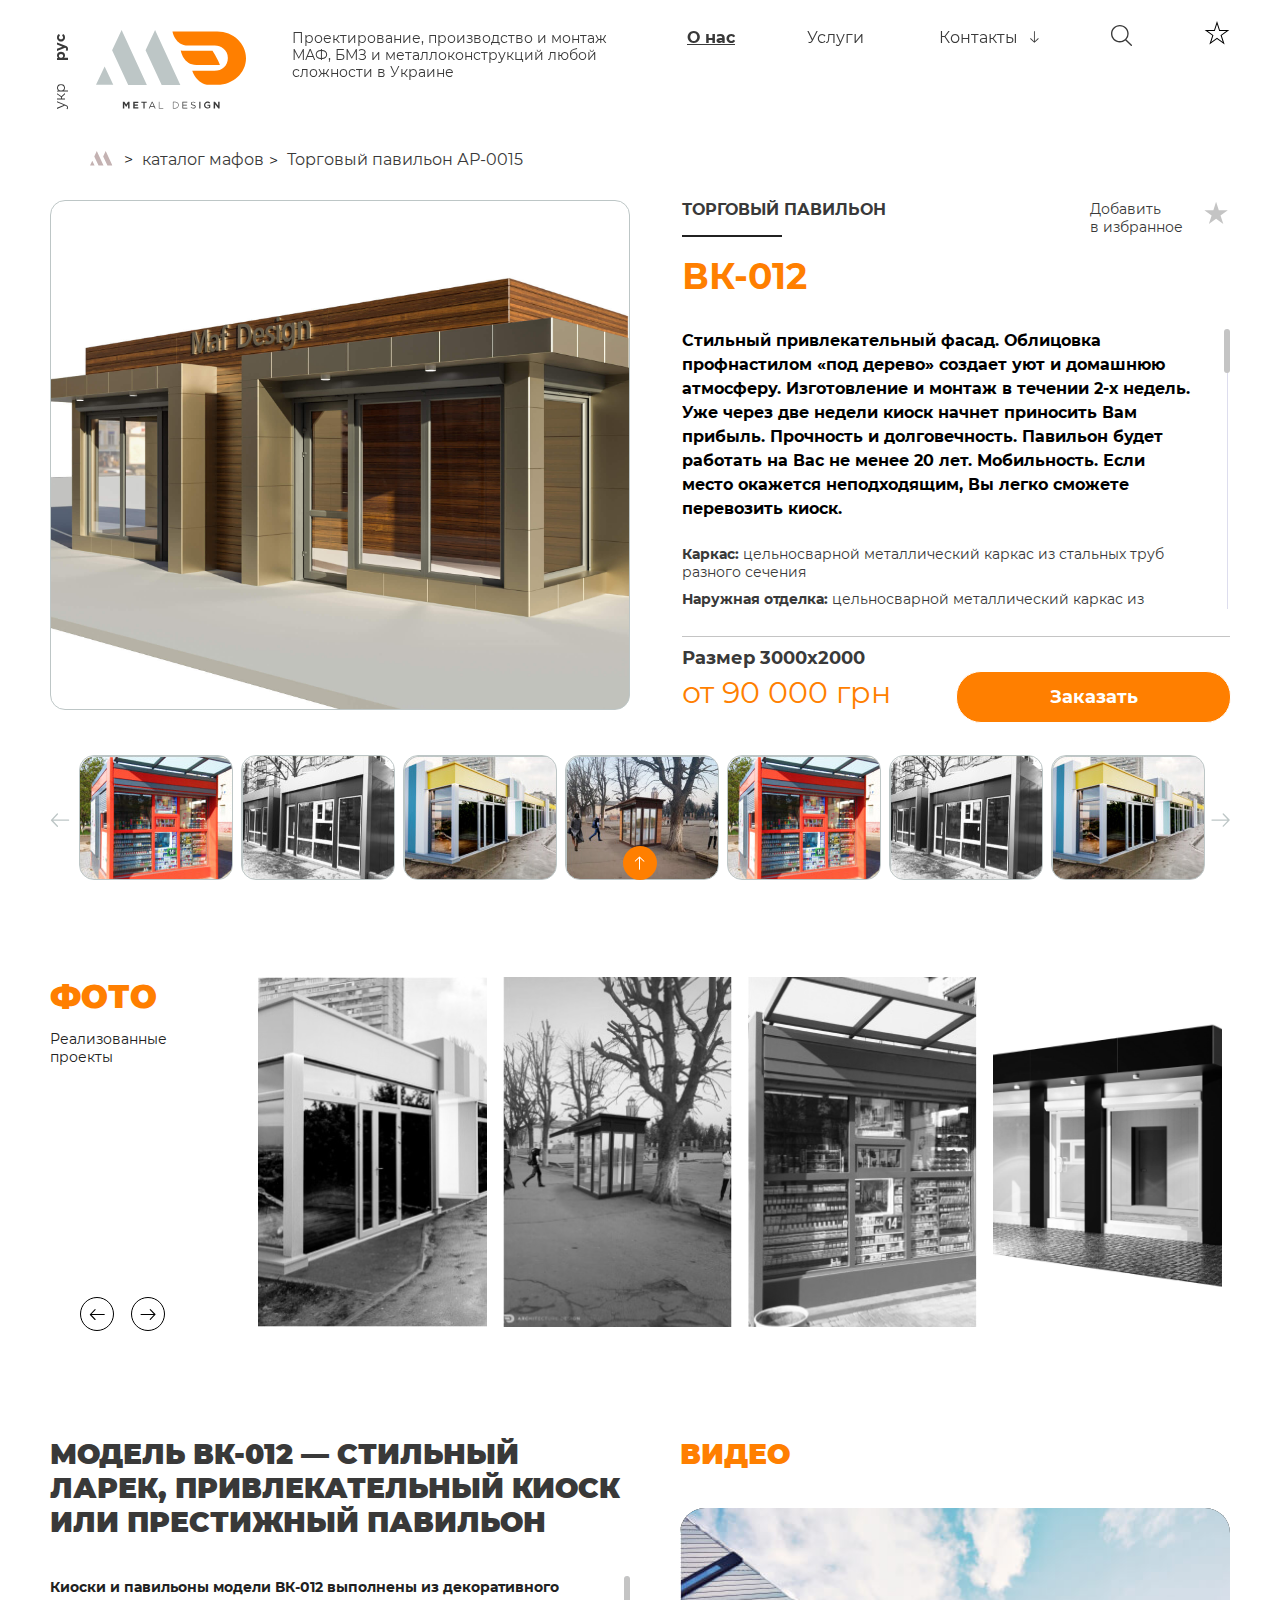
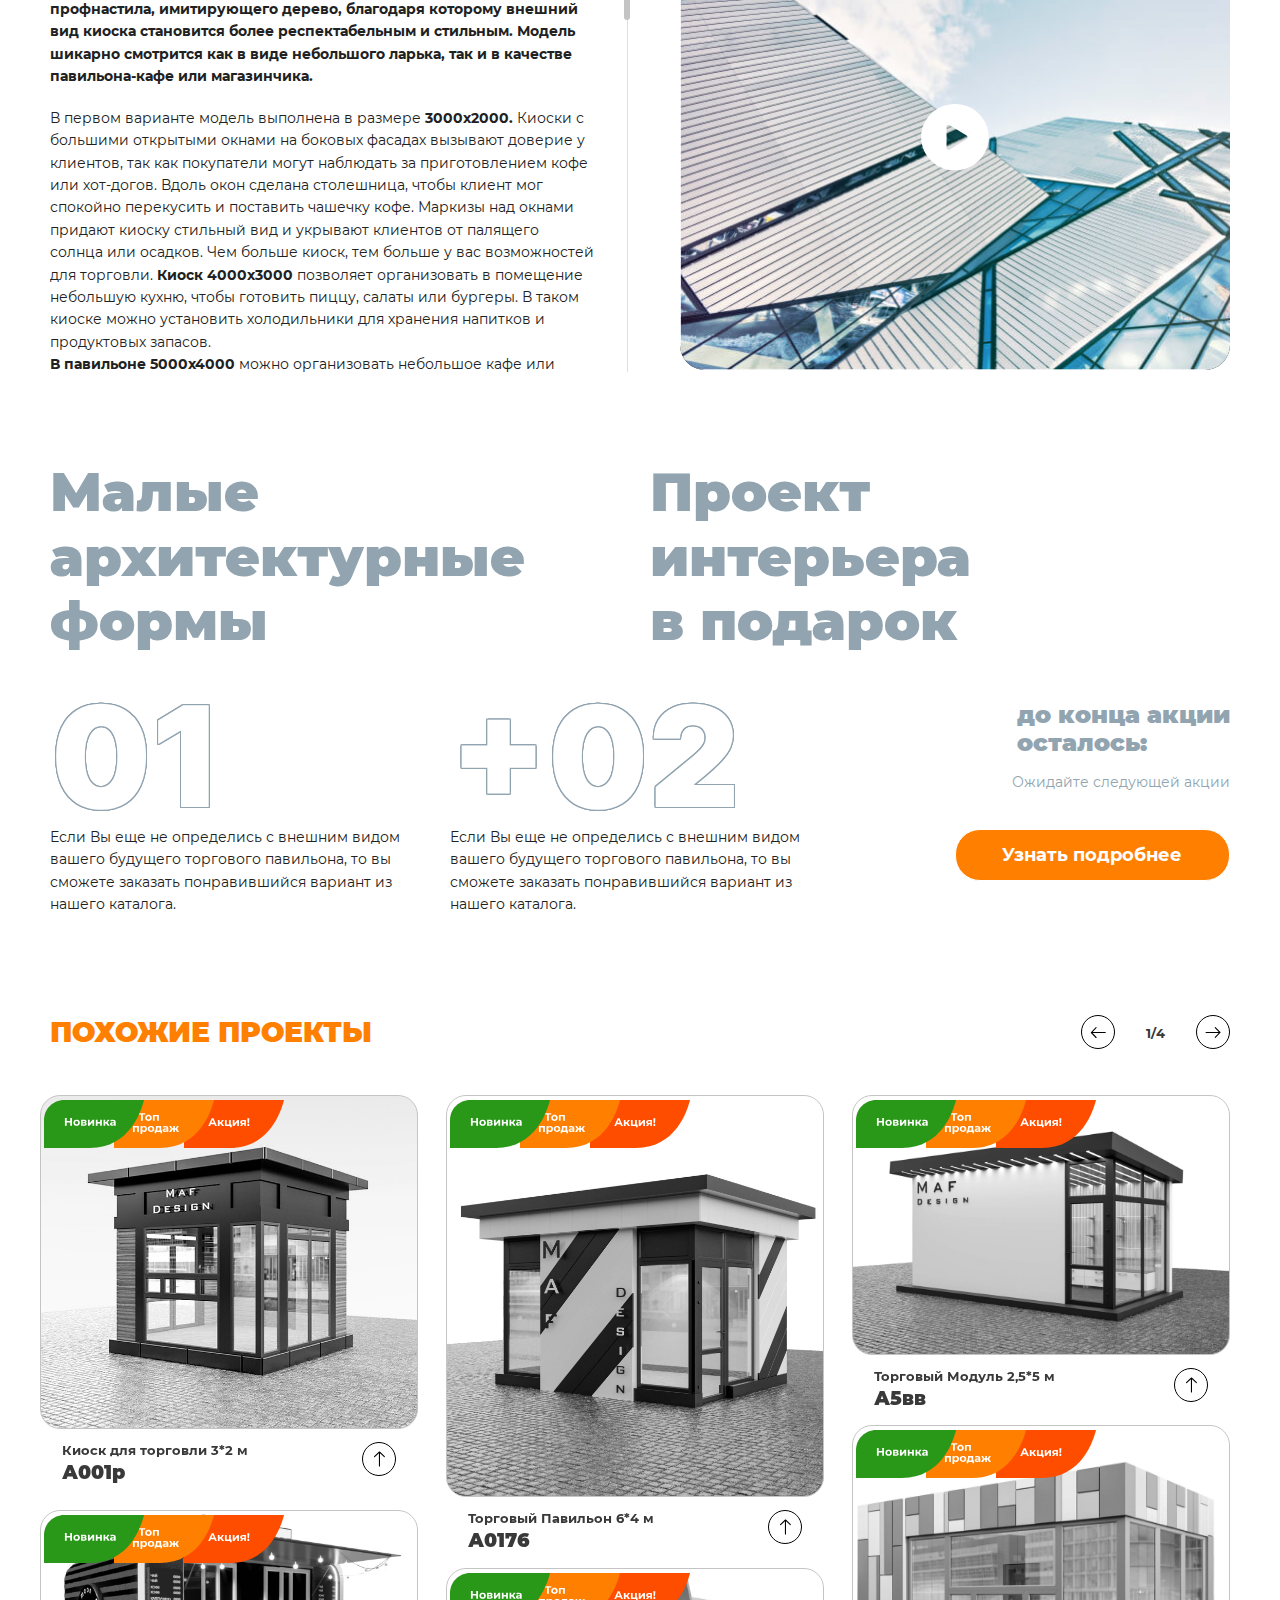
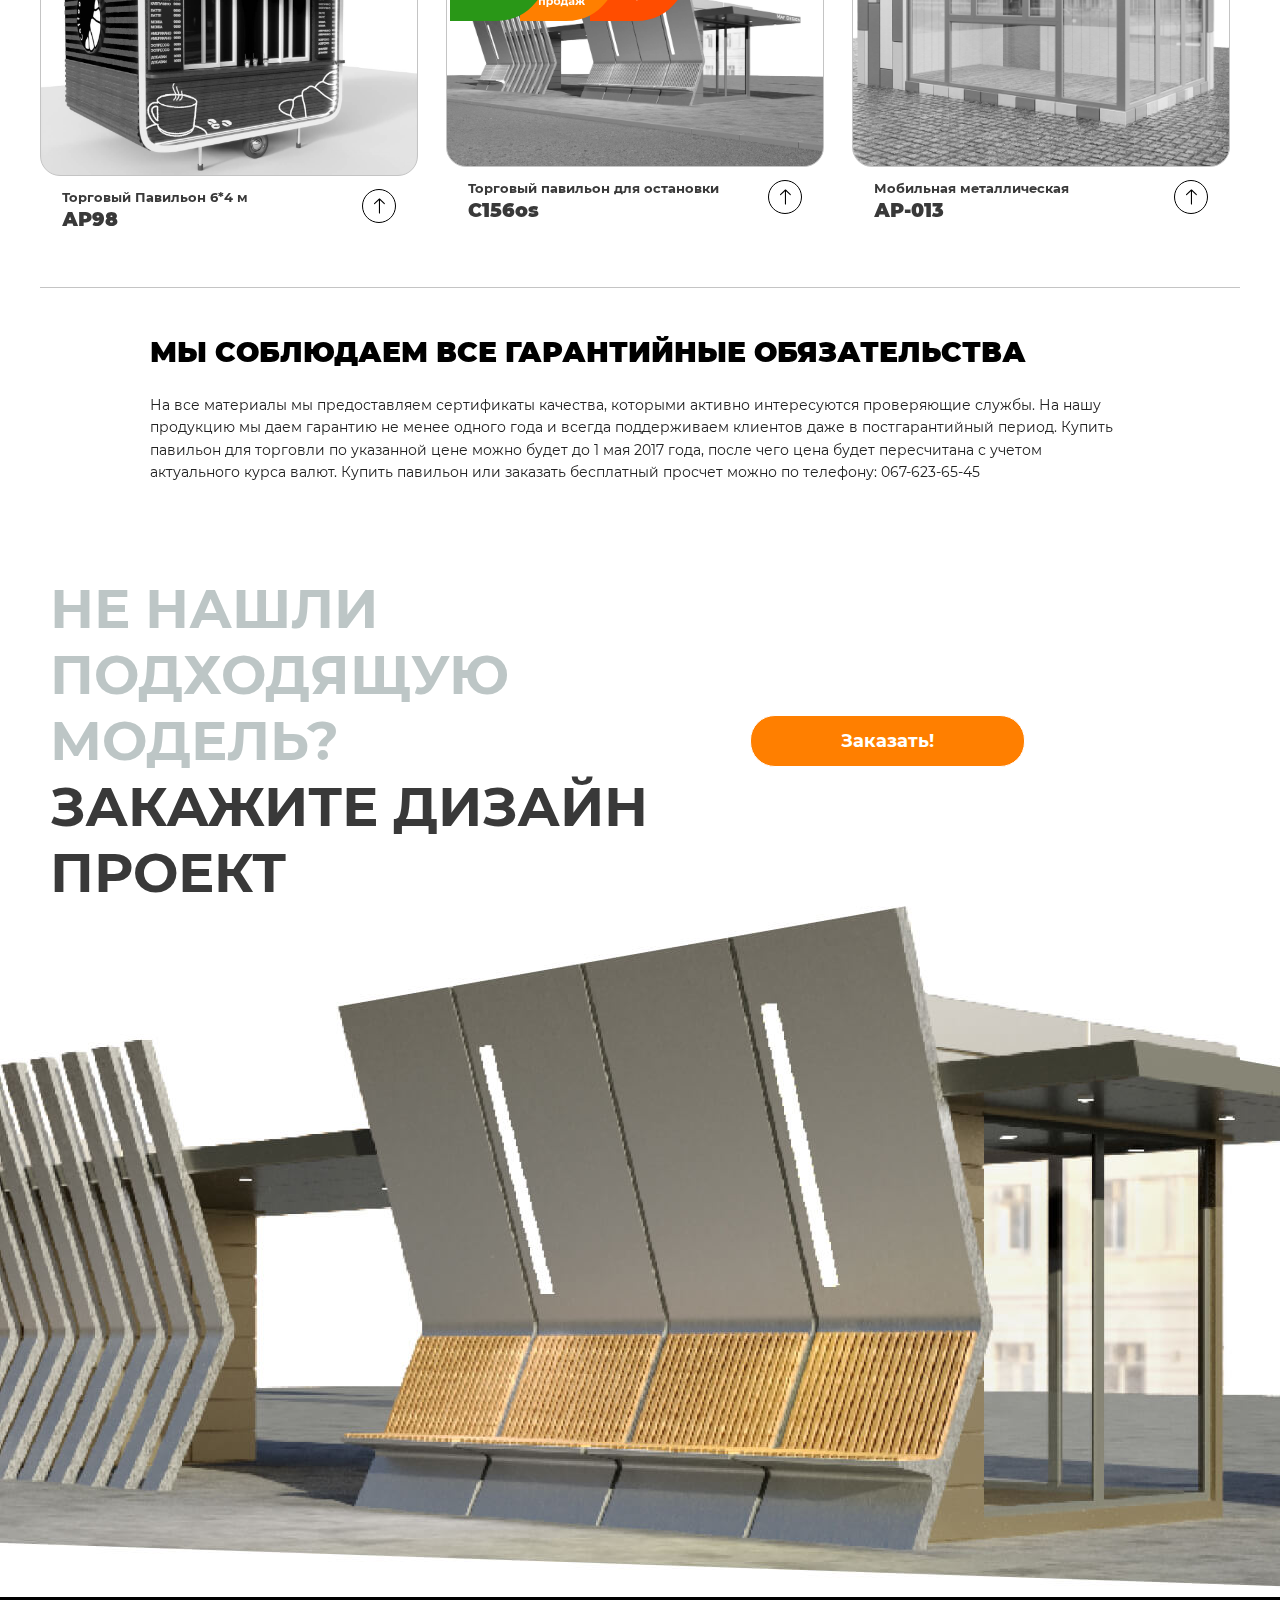
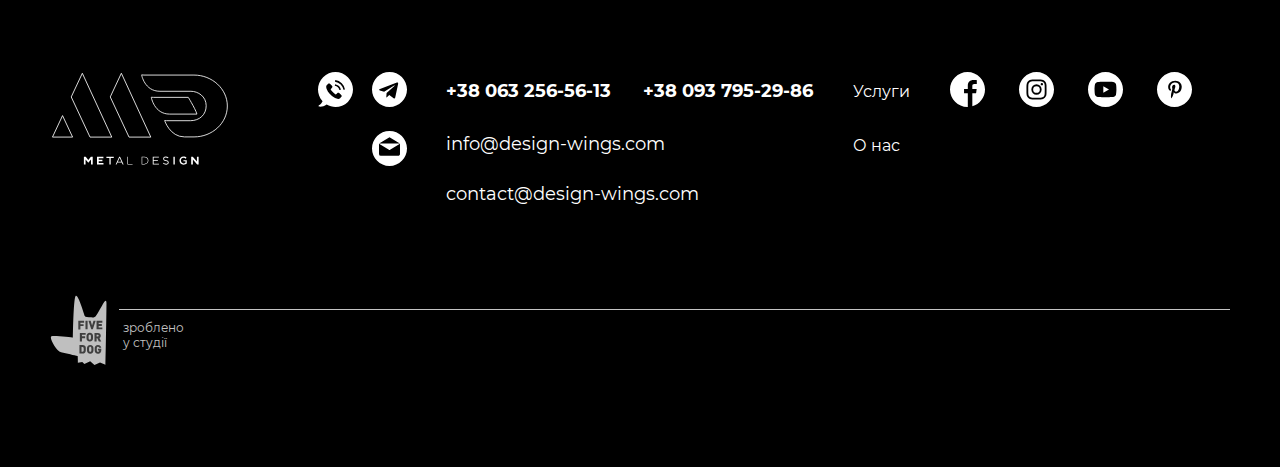
<file: card.html>
<!DOCTYPE html>
<html lang="ru" class="md-html">
  <head>
    <meta charset="utf-8">
    <title>Карточка продукта</title>
    <meta name="description" content="">
    <link rel="icon" href="img/favicon.png">
    <meta name="viewport" content="width=device-width">
    <link rel="stylesheet" href="css/main.css">
  </head>
  <body class="md-body">
    <header class="header header-wt">
      <div class="header-cover"></div>
      <div class="wrapper">
        <div class="header-inner">
          <div class="header-logo-block">
            <ul class="header-langs">
              <li class="active"><a href="#">рус</a></li>
              <li><a href="#">укр</a></li>
            </ul><a href="index.html" class="header-logo logo-std"><img src="img/header-logo-wt.svg" alt="alt"></a><a href="index.html" class="header-logo logo-mini"><img src="img/logo-mini.svg" alt="alt"></a><a href="index.html" class="header-logo logo-monochrome"><img src="img/logo-monochrome.svg" alt="alt"></a>
            <div class="header-logo-text">Проектирование, производство и монтаж МАФ, БМЗ и металлоконструкций любой сложности в Украине</div>
          </div>
          <div class="header-right">
            <ul class="header-menu">
              <li class="header-menu__item header-menu__item--mob"><a href="catalog.html" title="МАФЫ">МАФЫ</a></li>
              <li class="header-menu__item header-menu__item--mob"><a href="catalog.html" title="БМЗ">БМЗ</a></li>
              <li class="header-menu__item header-menu__item--mob"><a href="catalog.html" title="Металлоконструкции">Металлоконструкции</a></li>
              <li class="header-menu__item active"><a href="about.html" title="О нас">О нас</a></li>
              <li class="header-menu__item"><a href="services.html" title="Услуги">Услуги</a></li>
              <li class="header-menu__item tooltipsted header-contacts"><span title="Контакты" class="header-menu__link-span">Контакты
                      <svg class="icon icon-arrow-down ">
                        <use xlink:href="img/icons-svg/symbol/sprite.svg#arrow-down"></use>
                      </svg></span>
                <div class="header-popup header-contacts-popup">
                  <div class="contacts-popup__top">
                    <div class="header-logo-text">Проектирование, производство и монтаж МАФ, БМЗ и металлоконструкций любой сложности в Украине</div>
                    <div class="header-popup__title">Metal design corp.
                      <div>WINGS of DESIGN</div>
                    </div>
                    <div class="header-popup__addr">Харьков, <br>Полтавский шлях, 6, <br>офис 310</div>
                  </div>
                  <ul class="md-socials md-socials--vert">
                    <li><a href="#">
                            <svg class="icon icon-viber ">
                              <use xlink:href="img/icons-svg/symbol/sprite.svg#viber"></use>
                            </svg></a></li>
                    <li><a href="#">
                            <svg class="icon icon-telegram ">
                              <use xlink:href="img/icons-svg/symbol/sprite.svg#telegram"></use>
                            </svg></a></li>
                    <li><a href="#">
                            <svg class="icon icon-mail ">
                              <use xlink:href="img/icons-svg/symbol/sprite.svg#mail"></use>
                            </svg></a></li>
                  </ul>
                  <div class="contacts-popup__bottom">
                    <ul class="md-socials md-socials--vert">
                      <li><a href="#">
                              <svg class="icon icon-viber ">
                                <use xlink:href="img/icons-svg/symbol/sprite.svg#viber"></use>
                              </svg></a></li>
                      <li><a href="#">
                              <svg class="icon icon-telegram ">
                                <use xlink:href="img/icons-svg/symbol/sprite.svg#telegram"></use>
                              </svg></a></li>
                      <li><a href="#">
                              <svg class="icon icon-mail ">
                                <use xlink:href="img/icons-svg/symbol/sprite.svg#mail"></use>
                              </svg></a></li>
                    </ul>
                    <div class="contacts-popup__requisites">
                      <div class="header-popup__tels">
                        <p><a href="tel:+38063256613">+38 063 256-56-13 </a></p>
                        <p><a href="tel:+38093795-986">+38 093 795-29-86</a></p>
                      </div>
                      <div class="header-popup__mail">
                        <p><a href="mailto:info@design-wings.com">info@design-wings.com</a></p>
                        <p><a href="mailto:contact@design-wings.com">contact@design-wings.com</a></p>
                      </div>
                    </div>
                    <ul class="md-socials">
                      <li><a href="#">
                              <svg class="icon icon-fb ">
                                <use xlink:href="img/icons-svg/symbol/sprite.svg#fb"></use>
                              </svg></a></li>
                      <li><a href="#">
                              <svg class="icon icon-inst ">
                                <use xlink:href="img/icons-svg/symbol/sprite.svg#inst"></use>
                              </svg></a></li>
                      <li><a href="#">
                              <svg class="icon icon-yt ">
                                <use xlink:href="img/icons-svg/symbol/sprite.svg#yt"></use>
                              </svg></a></li>
                      <li><a href="#">
                              <svg class="icon icon-pint ">
                                <use xlink:href="img/icons-svg/symbol/sprite.svg#pint"></use>
                              </svg></a></li>
                    </ul>
                  </div>
                </div>
              </li>
              <li class="header-menu__item header-search">
                <label class="header-search__label">
                  <input type="text" name="" placeholder="Поиск.." class="header-search__field"><span class="header-search__icon">
                        <svg class="icon icon-magnifier ">
                          <use xlink:href="img/icons-svg/symbol/sprite.svg#magnifier"></use>
                        </svg></span>
                </label><a href="#">
                      <svg class="icon icon-magnifier ">
                        <use xlink:href="img/icons-svg/symbol/sprite.svg#magnifier"></use>
                      </svg></a>
              </li>
              <li class="header-menu__item tooltipsted header-favourites"><a href="favorites.html" class="header-menu__hidden-text">Избранное</a><span class="header-menu__star"></span></li>
            </ul>
            <div class="md-favorites-name"><span>Александр 77</span></div>
            <div class="header-burger"></div>
          </div>
          <div class="header-popup header-enter-popup">
            <div class="enter-popup-mob-link"><a href="favorites.html" class="header-menu__hidden-text">Избранное</a><span class="header-menu__star"></span></div>
            <div class="header-popup__title">Войдите <br>или зарегистрируйтесь</div>
            <form action="#" class="md-form header-enter-popup__start">
              <label class="md-form-label">
                <input type="text" name="" placeholder="Телефон">
              </label>
              <label class="md-form-label">
                <input type="text" name="" placeholder="Пароль">
              </label>
              <label class="md-form-label-check">
                <input type="checkbox" name=""><span class="false-check"></span>
                <spam class="check-text">Запомните меня</spam>
              </label>
              <button class="button button-white">Войти</button><a href="#" id="reg-button" class="button">Зарегистрироваться</a><a href="#" class="pass-forgot">Забыли пароль?</a>
            </form>
            <form action="#" class="md-form header-enter-popup__reg">
              <label class="md-form-label">
                <input type="text" name="" placeholder="Имя">
              </label>
              <label class="md-form-label">
                <input type="text" name="" placeholder="Телефон">
              </label>
              <label class="md-form-label">
                <input type="text" name="" placeholder="Электропочта">
              </label>
              <label class="md-form-label">
                <input type="text" name="" placeholder="Пароль">
              </label>
              <button class="button button-white">Зарегистрироваться</button><a href="#" id="enter-button" class="enter">Войти</a>
            </form>
          </div>
        </div>
      </div>
    </header>
    <div class="md-cover"></div>
    <div class="card">
      <div class="wrapper">
        <div class="md-breadcrumbs">
          <ul>
            <li><a href="#">
                    <svg class="icon icon-breadcrumbs-logo ">
                      <use xlink:href="img/icons-svg/symbol/sprite.svg#breadcrumbs-logo"></use>
                    </svg></a></li>
            <li><a href="#">каталог мафов</a></li>
            <li><a href="">Торговый павильон АР-0015</a></li>
          </ul>
        </div>
      </div>
      <section class="product-top">
        <div class="wrapper">
          <div class="product-display">
            <div class="product-view">
              <div class="product-view__item"><img data-lazy="img/cards/b007.jpg" alt="alt"></div>
              <div class="product-view__item"><img data-lazy="img/cards/b005.jpg" alt="alt"></div>
              <div class="product-view__item"><img data-lazy="img/cards/b007.jpg" alt="alt"></div>
              <div class="product-view__item"><img data-lazy="img/cards/drive/b002.jpg" alt="alt"></div>
              <div class="product-view__item"><img data-lazy="img/cards/b007.jpg" alt="alt"></div>
              <div class="product-view__item"><img data-lazy="img/cards/b005.jpg" alt="alt"></div>
              <div class="product-view__item"><img data-lazy="img/cards/b007.jpg" alt="alt"></div>
              <div class="product-view__item"><img data-lazy="img/cards/drive/b002.jpg" alt="alt"></div>
              <div class="product-view__item"><img data-lazy="img/cards/b007.jpg" alt="alt"></div>
              <div class="product-view__item"><img data-lazy="img/cards/b005.jpg" alt="alt"></div>
              <div class="product-view__item"><img data-lazy="img/cards/b007.jpg" alt="alt"></div>
              <div class="product-view__item"><img data-lazy="img/cards/drive/b002.jpg" alt="alt"></div>
              <div class="product-view__item"><img data-lazy="img/cards/b007.jpg" alt="alt"></div>
              <div class="product-view__item"><img data-lazy="img/cards/b005.jpg" alt="alt"></div>
              <div class="product-view__item"><img data-lazy="img/cards/b007.jpg" alt="alt"></div>
              <div class="product-view__item"><img data-lazy="img/cards/drive/b002.jpg" alt="alt"></div>
            </div>
          </div>
          <div class="product-info">
            <div class="product-info__top">
              <div class="md__underlined">Торговый павильон</div><a href="#" class="md-add-to-fav"><span>Добавить <br>в избранное</span>
                    <svg class="icon icon-star-filled ">
                      <use xlink:href="img/icons-svg/symbol/sprite.svg#star-filled"></use>
                    </svg></a>
            </div>
            <div class="product-info__title">ВК-012</div>
            <div class="product-info__chars scroll-pane">
              <div class="product-info__main">Стильный привлекательный фасад. Облицовка профнастилом «под дерево» создает уют и домашнюю атмосферу. Изготовление и монтаж в течении 2-х недель. Уже через две недели киоск начнет приносить Вам прибыль. Прочность и долговечность. Павильон будет работать на Вас не менее 20 лет. Мобильность. Если место окажется неподходящим, Вы легко сможете перевозить киоск.</div>
              <div class="product-info__other">
                <p><span>Каркас:</span><span>цельносварной металлический каркас из стальных труб разного сечения</span></p>
                <p><span>Наружная отделка:</span><span>цельносварной металлический каркас из стальных труб разного сечения</span></p>
                <p><span>Теплоизоляция стен, потолка, пола:</span><span>гидробарьер, паробарьер, минера вата 50 мм</span></p>
                <p><span>Пол:</span><span>лист оцинкованный, гидробарьер, доска обрезная.</span></p>
                <p><span>Каркас:</span><span>цельносварной металлический каркас из стальных труб разного сечения</span></p>
                <p><span>Наружная отделка:</span><span>цельносварной металлический каркас из стальных труб разного сечения</span></p>
                <p><span>Теплоизоляция стен, потолка, пола:</span><span>гидробарьер, паробарьер, минера вата 50 мм</span></p>
                <p><span>Пол:</span><span>лист оцинкованный, гидробарьер, доска обрезная.</span></p>
              </div>
            </div>
            <div class="product-info__order">
              <div class="product-info__column">
                <div class="product-info__price-wrapper">
                  <div class="product-info__size">Размер 3000х2000</div>
                  <div class="product-info__price">от 90 000 грн</div>
                </div>
              </div>
              <div class="product-info__column"><a href="#" class="button button-accent">Заказать</a>
              </div>
            </div>
          </div>
          <div class="product-nav">
            <div class="product-nav__item"><img data-lazy="img/card-page/nav/1.jpg" alt="alt"></div>
            <div class="product-nav__item"><img data-lazy="img/card-page/nav/2.jpg" alt="alt"></div>
            <div class="product-nav__item"><img data-lazy="img/card-page/nav/3.jpg" alt="alt"></div>
            <div class="product-nav__item"><img data-lazy="img/card-page/nav/4.jpg" alt="alt"></div>
            <div class="product-nav__item"><img data-lazy="img/card-page/nav/1.jpg" alt="alt"></div>
            <div class="product-nav__item"><img data-lazy="img/card-page/nav/2.jpg" alt="alt"></div>
            <div class="product-nav__item"><img data-lazy="img/card-page/nav/3.jpg" alt="alt"></div>
            <div class="product-nav__item"><img data-lazy="img/card-page/nav/4.jpg" alt="alt"></div>
            <div class="product-nav__item"><img data-lazy="img/card-page/nav/1.jpg" alt="alt"></div>
            <div class="product-nav__item"><img data-lazy="img/card-page/nav/2.jpg" alt="alt"></div>
            <div class="product-nav__item"><img data-lazy="img/card-page/nav/3.jpg" alt="alt"></div>
            <div class="product-nav__item"><img data-lazy="img/card-page/nav/4.jpg" alt="alt"></div>
            <div class="product-nav__item"><img data-lazy="img/card-page/nav/1.jpg" alt="alt"></div>
            <div class="product-nav__item"><img data-lazy="img/card-page/nav/2.jpg" alt="alt"></div>
            <div class="product-nav__item"><img data-lazy="img/card-page/nav/3.jpg" alt="alt"></div>
            <div class="product-nav__item"><img data-lazy="img/card-page/nav/4.jpg" alt="alt"></div>
          </div>
        </div>
      </section>
      <div class="chapter-photos completed-projects">
        <div class="wrapper">
          <div class="chapter-photos__left">
            <div class="chapter-photos__title">
              <h2>Фото</h2>
              <p>Реализованные <br>проекты</p>
            </div>
            <div class="md-slider-nav">
              <div class="md-arrow-rounded md-slider-prev">
                    <svg class="icon icon-arrow-left ">
                      <use xlink:href="img/icons-svg/symbol/sprite.svg#arrow-left"></use>
                    </svg>
              </div>
              <div class="md-arrow-rounded md-slider-next">
                    <svg class="icon icon-arrow-right ">
                      <use xlink:href="img/icons-svg/symbol/sprite.svg#arrow-right"></use>
                    </svg>
              </div>
            </div>
          </div>
          <div class="chapter-photos__display">
            <div class="chapter-photos__slider">
              <div class="chapter-photos__slide-wrap"><a href="img/main-page/photos/1.jpg" data-caption="mafs-caption-1" class="chapter-photos__slide from-photo-popup"><img data-lazy="img/main-page/photos/1.jpg" alt="alt"></a></div>
              <div class="chapter-photos__slide-wrap"><a href="img/main-page/photos/2.jpg" data-caption="mafs-caption-2" class="chapter-photos__slide from-photo-popup"><img data-lazy="img/main-page/photos/2.jpg" alt="alt"></a></div>
              <div class="chapter-photos__slide-wrap"><a href="img/main-page/photos/3.jpg" data-caption="mafs-caption-3" class="chapter-photos__slide from-photo-popup"><img data-lazy="img/main-page/photos/3.jpg" alt="alt"></a></div>
              <div class="chapter-photos__slide-wrap"><a href="img/main-page/photos/4.jpg" data-caption="mafs-caption-4" class="chapter-photos__slide from-photo-popup"><img data-lazy="img/main-page/photos/4.jpg" alt="alt"></a></div>
              <div class="chapter-photos__slide-wrap"><a href="img/main-page/photos/5.jpg" data-caption="mafs-caption-5" class="chapter-photos__slide from-photo-popup"><img data-lazy="img/main-page/photos/5.jpg" alt="alt"></a></div>
              <div class="chapter-photos__slide-wrap"><a href="img/main-page/photos/1.jpg" data-caption="mafs-caption-1" class="chapter-photos__slide from-photo-popup"><img data-lazy="img/main-page/photos/1.jpg" alt="alt"></a></div>
              <div class="chapter-photos__slide-wrap"><a href="img/main-page/photos/2.jpg" data-caption="mafs-caption-2" class="chapter-photos__slide from-photo-popup"><img data-lazy="img/main-page/photos/2.jpg" alt="alt"></a></div>
              <div class="chapter-photos__slide-wrap"><a href="img/main-page/photos/3.jpg" data-caption="mafs-caption-3" class="chapter-photos__slide from-photo-popup"><img data-lazy="img/main-page/photos/3.jpg" alt="alt"></a></div>
              <div class="chapter-photos__slide-wrap"><a href="img/main-page/photos/4.jpg" data-caption="mafs-caption-4" class="chapter-photos__slide from-photo-popup"><img data-lazy="img/main-page/photos/4.jpg" alt="alt"></a></div>
              <div class="chapter-photos__slide-wrap"><a href="img/main-page/photos/5.jpg" data-caption="mafs-caption-5" class="chapter-photos__slide from-photo-popup"><img data-lazy="img/main-page/photos/5.jpg" alt="alt"></a></div>
            </div>
          </div>
        </div>
      </div>
      <section class="product-model">
        <div class="wrapper">
          <div class="product-model__descr">
            <h3>Модель ВК-012 — стильный ларек, привлекательный киоск или престижный павильон </h3>
            <div class="product-model__detail scroll-pane">
              <div class="product-model__main scrollpane-padded">Киоски и павильоны модели ВК-012 выполнены из декоративного профнастила, имитирующего дерево, благодаря которому внешний вид киоска становится более респектабельным и стильным. Модель шикарно смотрится как в виде небольшого ларька, так и в качестве павильона-кафе или магазинчика.</div>
              <div class="product-model__ordinary scrollpane-padded">
                <p class="md-pargf">В первом варианте модель выполнена в размере <span>3000х2000.</span> Киоски с большими открытыми окнами на боковых фасадах вызывают доверие у клиентов, так как покупатели могут наблюдать за приготовлением кофе или хот-догов. Вдоль окон сделана столешница, чтобы клиент мог спокойно перекусить и поставить чашечку кофе. Маркизы над окнами придают киоску стильный вид и укрывают клиентов от палящего солнца или осадков. Чем больше киоск, тем больше у вас возможностей для торговли. <span>Киоск 4000х3000</span> позволяет организовать в помещение небольшую кухню, чтобы готовить пиццу, салаты или бургеры. В таком киоске можно установить холодильники для хранения напитков и продуктовых запасов.</p>
                <p class="md-pargf"><span>В павильоне 5000х4000</span> можно организовать небольшое кафе или фаст-фуд. Размеры павильона позволяют установить вдоль стены и окон удобные столешницы и стулья, чтобы клиент мог присесть и перекусить. Также можно организовать вокруг павильона небольшую летнюю площадку, что позволит удвоить количество клиентов и заказов.</p>
              </div>
            </div>
          </div>
          <div class="product-model__video">
            <h3>Видео</h3><a href="https://www.youtube.com/watch?v=0AFdZC7tm8g" class="video-previw">
              <div style="background-image: url(img/main-page/posters/mafs.jpg)" class="video-previw__poster"></div>
              <div class="video-previw__play">
                    <svg class="icon icon-play ">
                      <use xlink:href="img/icons-svg/symbol/sprite.svg#play"></use>
                    </svg>
              </div>
              <div class="plyr__video-embed">
                <iframe src="https://www.youtube.com/watch?v=s4H1ozXUieA"></iframe>
              </div></a>
          </div>
        </div>
      </section>
      <section class="md-features">
        <div class="wrapper md-features__top">
          <div class="md-features__title">Малые архитектурные формы</div>
          <div class="md-features__title">Проект <br>интерьера <br>в подарок</div>
        </div>
        <div class="wrapper md-features__bottom">
          <div class="md-features__column">
            <div class="md-features__text">
              <div class="md-features__num">01</div>
              <div class="md-features__parg md-pargf">Если Вы еще не определись с внешним видом вашего будущего торгового павильона, то вы сможете заказать понравившийся вариант из нашего каталога.</div>
            </div>
          </div>
          <div class="md-features__column">
            <div class="md-features__text">
              <div class="md-features__num">+02</div>
              <div class="md-features__parg md-pargf">Если Вы еще не определись с внешним видом вашего будущего торгового павильона, то вы сможете заказать понравившийся вариант из нашего каталога.</div>
            </div>
          </div>
          <div class="md-features__column md-timer">
            <div class="md-timer__wrap">
              <div class="md-timer__clock">
                <div class="md-timer__title">до конца акции <br>осталось:</div>
                <div class="md-timer__wait">Ожидайте следующей акции</div>
                <div class="md-timer__cell">
                  <div class="md-temer__label">дней:</div>
                  <div id="days-field" class="md-timer__field md-empty-num">0</div>
                </div>
                <div class="md-timer__cell">
                  <div class="md-temer__label">часов:</div>
                  <div id="hour-field" class="md-timer__field md-empty-num">0
                  </div>
                </div>
                <div class="md-timer__cell">
                  <div class="md-temer__label">минут:</div>
                  <div id="min-field" class="md-timer__field md-empty-num">0</div>
                </div>
                <div class="md-timer__cell">
                  <div class="md-temer__label">секунд:</div>
                  <div id="sec-field" class="md-timer__field md-empty-num">0</div>
                </div>
              </div><a href="#callback-popup" class="button button-accent to-popup">Узнать подробнее </a>
            </div>
          </div>
        </div>
      </section>
      <div class="cards-slider">
        <div class="wrapper">
          <div class="cards-slider__header">
            <h3>Похожие проекты</h3>
            <div class="md-slider-nav md-slider-nav--with-counter">
              <div class="md-arrow-rounded md-slider-prev">
                    <svg class="icon icon-arrow-left ">
                      <use xlink:href="img/icons-svg/symbol/sprite.svg#arrow-left"></use>
                    </svg>
              </div>
              <div class="md-slider-counter"><span class="slides-current"></span><span class="spliter">/</span><span class="slides-overal">5</span></div>
              <div class="md-arrow-rounded md-slider-next">
                    <svg class="icon icon-arrow-right ">
                      <use xlink:href="img/icons-svg/symbol/sprite.svg#arrow-right"></use>
                    </svg>
              </div>
            </div>
          </div>
        </div>
        <div class="wrapper no-fl">
          <div class="cards-slider__carousel">
            <div class="cards-slider__card-wrap"><a href="card.html" class="md-card">
                <div class="md-card__img"><img data-lazy="img/cards/b003.jpg" alt="alt">
                </div>
                <div class="md-card__labels">
                  <div style="background-image: url(img/cards/labels/New.svg)" class="md-card__label"></div>
                  <div style="background-image: url(img/cards/labels/Top.svg)" class="md-card__label"></div>
                  <div style="background-image: url(img/cards/labels/akcii.svg)" class="md-card__label"></div>
                </div>
                <div class="md-card__bottom">
                  <div class="md-card__short">
                    <div class="md-card__title">
                      <div class="md-card__name">Киоск для торговли 3*2 м</div>
                      <div class="md-card__model">А001p</div>
                    </div>
                    <div class="md-card__link">
                      <div class="md-arrow-rounded">
                            <svg class="icon icon-arrow-right ">
                              <use xlink:href="img/icons-svg/symbol/sprite.svg#arrow-right"></use>
                            </svg>
                      </div>
                    </div>
                  </div>
                  <div class="md-card__chars">
                    <table>
                      <tr>
                        <td>
                          <div class="md-prod-colors">
                            <div style="background-color: #FF7F00" class="md-prod-color"></div>
                            <div style="background-color: #299717" class="md-prod-color"></div>
                            <div style="background-color: #FF4D00" class="md-prod-color"></div>
                          </div>
                        </td>
                        <td></td>
                      </tr>
                      <tr>
                        <td>Назначения:</td>
                        <td>для розничной торговли</td>
                      </tr>
                      <tr>
                        <td>Срок изготовления:</td>
                        <td>от 14 дней</td>
                      </tr>
                      <tr>
                        <td>Доставка:</td>
                        <td>по области</td>
                      </tr>
                      <tr class="md-card__price">
                        <td>Стоимость:</td>
                        <td>от 1 120 000 грн</td>
                      </tr>
                    </table>
                  </div>
                </div></a></div>
            <div class="cards-slider__card-wrap"><a href="card.html" class="md-card">
                <div class="md-card__img"><img data-lazy="img/cards/b005.jpg" alt="alt">
                </div>
                <div class="md-card__labels">
                  <div style="background-image: url(img/cards/labels/New.svg)" class="md-card__label"></div>
                  <div style="background-image: url(img/cards/labels/Top.svg)" class="md-card__label"></div>
                  <div style="background-image: url(img/cards/labels/akcii.svg)" class="md-card__label"></div>
                </div>
                <div class="md-card__bottom">
                  <div class="md-card__short">
                    <div class="md-card__title">
                      <div class="md-card__name">Торговый Павильон 6*4 м</div>
                      <div class="md-card__model">А0176</div>
                    </div>
                    <div class="md-card__link">
                      <div class="md-arrow-rounded">
                            <svg class="icon icon-arrow-right ">
                              <use xlink:href="img/icons-svg/symbol/sprite.svg#arrow-right"></use>
                            </svg>
                      </div>
                    </div>
                  </div>
                  <div class="md-card__chars">
                    <table>
                      <tr>
                        <td>
                          <div class="md-prod-colors">
                            <div style="background-color: #FF7F00" class="md-prod-color"></div>
                            <div style="background-color: #299717" class="md-prod-color"></div>
                            <div style="background-color: #FF4D00" class="md-prod-color"></div>
                          </div>
                        </td>
                        <td></td>
                      </tr>
                      <tr>
                        <td>Назначения:</td>
                        <td>для розничной торговли</td>
                      </tr>
                      <tr>
                        <td>Срок изготовления:</td>
                        <td>от 14 дней</td>
                      </tr>
                      <tr>
                        <td>Доставка:</td>
                        <td>по области</td>
                      </tr>
                      <tr class="md-card__price">
                        <td>Стоимость:</td>
                        <td>от 1 120 000 грн</td>
                      </tr>
                    </table>
                  </div>
                </div></a></div>
            <div class="cards-slider__card-wrap"><a href="card.html" class="md-card">
                <div class="md-card__img"><img data-lazy="img/cards/drive/b004.jpg" alt="alt">
                </div>
                <div class="md-card__labels">
                  <div style="background-image: url(img/cards/labels/New.svg)" class="md-card__label"></div>
                  <div style="background-image: url(img/cards/labels/Top.svg)" class="md-card__label"></div>
                  <div style="background-image: url(img/cards/labels/akcii.svg)" class="md-card__label"></div>
                </div>
                <div class="md-card__bottom">
                  <div class="md-card__short">
                    <div class="md-card__title">
                      <div class="md-card__name">Торговый Модуль 2,5*5 м</div>
                      <div class="md-card__model">А5вв</div>
                    </div>
                    <div class="md-card__link">
                      <div class="md-arrow-rounded">
                            <svg class="icon icon-arrow-right ">
                              <use xlink:href="img/icons-svg/symbol/sprite.svg#arrow-right"></use>
                            </svg>
                      </div>
                    </div>
                  </div>
                  <div class="md-card__chars">
                    <table>
                      <tr>
                        <td>
                          <div class="md-prod-colors">
                            <div style="background-color: #FF7F00" class="md-prod-color"></div>
                            <div style="background-color: #299717" class="md-prod-color"></div>
                            <div style="background-color: #FF4D00" class="md-prod-color"></div>
                          </div>
                        </td>
                        <td></td>
                      </tr>
                      <tr>
                        <td>Назначения:</td>
                        <td>для розничной торговли</td>
                      </tr>
                      <tr>
                        <td>Срок изготовления:</td>
                        <td>от 14 дней</td>
                      </tr>
                      <tr>
                        <td>Доставка:</td>
                        <td>по области</td>
                      </tr>
                      <tr class="md-card__price">
                        <td>Стоимость:</td>
                        <td>от 1 120 000 грн</td>
                      </tr>
                    </table>
                  </div>
                </div></a></div>
            <div class="cards-slider__card-wrap"><a href="card.html" class="md-card">
                <div class="md-card__img"><img data-lazy="img/cards/drive/bk001.jpg" alt="alt">
                </div>
                <div class="md-card__labels">
                  <div style="background-image: url(img/cards/labels/New.svg)" class="md-card__label"></div>
                  <div style="background-image: url(img/cards/labels/Top.svg)" class="md-card__label"></div>
                  <div style="background-image: url(img/cards/labels/akcii.svg)" class="md-card__label"></div>
                </div>
                <div class="md-card__bottom">
                  <div class="md-card__short">
                    <div class="md-card__title">
                      <div class="md-card__name">Торговый Павильон 6*4 м</div>
                      <div class="md-card__model">АР98</div>
                    </div>
                    <div class="md-card__link">
                      <div class="md-arrow-rounded">
                            <svg class="icon icon-arrow-right ">
                              <use xlink:href="img/icons-svg/symbol/sprite.svg#arrow-right"></use>
                            </svg>
                      </div>
                    </div>
                  </div>
                  <div class="md-card__chars">
                    <table>
                      <tr>
                        <td>
                          <div class="md-prod-colors">
                            <div style="background-color: #FF7F00" class="md-prod-color"></div>
                            <div style="background-color: #299717" class="md-prod-color"></div>
                            <div style="background-color: #FF4D00" class="md-prod-color"></div>
                          </div>
                        </td>
                        <td></td>
                      </tr>
                      <tr>
                        <td>Назначения:</td>
                        <td>для розничной торговли</td>
                      </tr>
                      <tr>
                        <td>Срок изготовления:</td>
                        <td>от 14 дней</td>
                      </tr>
                      <tr>
                        <td>Доставка:</td>
                        <td>по области</td>
                      </tr>
                      <tr class="md-card__price">
                        <td>Стоимость:</td>
                        <td>от 1 120 000 грн</td>
                      </tr>
                    </table>
                  </div>
                </div></a></div>
            <div class="cards-slider__card-wrap"><a href="card.html" class="md-card">
                <div class="md-card__img"><img data-lazy="img/cards/bmz/bmz004.jpg" alt="alt">
                </div>
                <div class="md-card__labels">
                  <div style="background-image: url(img/cards/labels/New.svg)" class="md-card__label"></div>
                  <div style="background-image: url(img/cards/labels/Top.svg)" class="md-card__label"></div>
                  <div style="background-image: url(img/cards/labels/akcii.svg)" class="md-card__label"></div>
                </div>
                <div class="md-card__bottom">
                  <div class="md-card__short">
                    <div class="md-card__title">
                      <div class="md-card__name">Торговый павильон для остановки</div>
                      <div class="md-card__model">C156os</div>
                    </div>
                    <div class="md-card__link">
                      <div class="md-arrow-rounded">
                            <svg class="icon icon-arrow-right ">
                              <use xlink:href="img/icons-svg/symbol/sprite.svg#arrow-right"></use>
                            </svg>
                      </div>
                    </div>
                  </div>
                  <div class="md-card__chars">
                    <table>
                      <tr>
                        <td>
                          <div class="md-prod-colors">
                            <div style="background-color: #FF7F00" class="md-prod-color"></div>
                            <div style="background-color: #299717" class="md-prod-color"></div>
                            <div style="background-color: #FF4D00" class="md-prod-color"></div>
                          </div>
                        </td>
                        <td></td>
                      </tr>
                      <tr>
                        <td>Назначения:</td>
                        <td>для розничной торговли</td>
                      </tr>
                      <tr>
                        <td>Срок изготовления:</td>
                        <td>от 14 дней</td>
                      </tr>
                      <tr>
                        <td>Доставка:</td>
                        <td>по области</td>
                      </tr>
                      <tr class="md-card__price">
                        <td>Стоимость:</td>
                        <td>от 1 120 000 грн</td>
                      </tr>
                    </table>
                  </div>
                </div></a></div>
            <div class="cards-slider__card-wrap"><a href="card.html" class="md-card">
                <div class="md-card__img"><img data-lazy="img/cards/drive/b006.jpg" alt="alt">
                </div>
                <div class="md-card__labels">
                  <div style="background-image: url(img/cards/labels/New.svg)" class="md-card__label"></div>
                  <div style="background-image: url(img/cards/labels/Top.svg)" class="md-card__label"></div>
                  <div style="background-image: url(img/cards/labels/akcii.svg)" class="md-card__label"></div>
                </div>
                <div class="md-card__bottom">
                  <div class="md-card__short">
                    <div class="md-card__title">
                      <div class="md-card__name">Мобильная металлическая</div>
                      <div class="md-card__model">АР-013</div>
                    </div>
                    <div class="md-card__link">
                      <div class="md-arrow-rounded">
                            <svg class="icon icon-arrow-right ">
                              <use xlink:href="img/icons-svg/symbol/sprite.svg#arrow-right"></use>
                            </svg>
                      </div>
                    </div>
                  </div>
                  <div class="md-card__chars">
                    <table>
                      <tr>
                        <td>
                          <div class="md-prod-colors">
                            <div style="background-color: #FF7F00" class="md-prod-color"></div>
                            <div style="background-color: #299717" class="md-prod-color"></div>
                            <div style="background-color: #FF4D00" class="md-prod-color"></div>
                          </div>
                        </td>
                        <td></td>
                      </tr>
                      <tr>
                        <td>Назначения:</td>
                        <td>для розничной торговли</td>
                      </tr>
                      <tr>
                        <td>Срок изготовления:</td>
                        <td>от 14 дней</td>
                      </tr>
                      <tr>
                        <td>Доставка:</td>
                        <td>по области</td>
                      </tr>
                      <tr class="md-card__price">
                        <td>Стоимость:</td>
                        <td>от 1 120 000 грн</td>
                      </tr>
                    </table>
                  </div>
                </div></a></div>
            <div class="cards-slider__card-wrap"><a href="card.html" class="md-card">
                <div class="md-card__img"><img data-lazy="img/cards/drive/b002.jpg" alt="alt">
                </div>
                <div class="md-card__labels">
                  <div style="background-image: url(img/cards/labels/New.svg)" class="md-card__label"></div>
                  <div style="background-image: url(img/cards/labels/Top.svg)" class="md-card__label"></div>
                  <div style="background-image: url(img/cards/labels/akcii.svg)" class="md-card__label"></div>
                </div>
                <div class="md-card__bottom">
                  <div class="md-card__short">
                    <div class="md-card__title">
                      <div class="md-card__name">Остановочный торговый павильон</div>
                      <div class="md-card__model">АП-014</div>
                    </div>
                    <div class="md-card__link">
                      <div class="md-arrow-rounded">
                            <svg class="icon icon-arrow-right ">
                              <use xlink:href="img/icons-svg/symbol/sprite.svg#arrow-right"></use>
                            </svg>
                      </div>
                    </div>
                  </div>
                  <div class="md-card__chars">
                    <table>
                      <tr>
                        <td>
                          <div class="md-prod-colors">
                            <div style="background-color: #FF7F00" class="md-prod-color"></div>
                            <div style="background-color: #299717" class="md-prod-color"></div>
                            <div style="background-color: #FF4D00" class="md-prod-color"></div>
                          </div>
                        </td>
                        <td></td>
                      </tr>
                      <tr>
                        <td>Назначения:</td>
                        <td>для розничной торговли</td>
                      </tr>
                      <tr>
                        <td>Срок изготовления:</td>
                        <td>от 14 дней</td>
                      </tr>
                      <tr>
                        <td>Доставка:</td>
                        <td>по области</td>
                      </tr>
                      <tr class="md-card__price">
                        <td>Стоимость:</td>
                        <td>от 1 120 000 грн</td>
                      </tr>
                    </table>
                  </div>
                </div></a></div>
            <div class="cards-slider__card-wrap"><a href="card.html" class="md-card">
                <div class="md-card__img"><img data-lazy="img/cards/drive/b004.jpg" alt="alt">
                </div>
                <div class="md-card__labels">
                  <div style="background-image: url(img/cards/labels/New.svg)" class="md-card__label"></div>
                  <div style="background-image: url(img/cards/labels/Top.svg)" class="md-card__label"></div>
                  <div style="background-image: url(img/cards/labels/akcii.svg)" class="md-card__label"></div>
                </div>
                <div class="md-card__bottom">
                  <div class="md-card__short">
                    <div class="md-card__title">
                      <div class="md-card__name">Киоск для торговли 3*2 м</div>
                      <div class="md-card__model">АР-015</div>
                    </div>
                    <div class="md-card__link">
                      <div class="md-arrow-rounded">
                            <svg class="icon icon-arrow-right ">
                              <use xlink:href="img/icons-svg/symbol/sprite.svg#arrow-right"></use>
                            </svg>
                      </div>
                    </div>
                  </div>
                  <div class="md-card__chars">
                    <table>
                      <tr>
                        <td>
                          <div class="md-prod-colors">
                            <div style="background-color: #FF7F00" class="md-prod-color"></div>
                            <div style="background-color: #299717" class="md-prod-color"></div>
                            <div style="background-color: #FF4D00" class="md-prod-color"></div>
                          </div>
                        </td>
                        <td></td>
                      </tr>
                      <tr>
                        <td>Назначения:</td>
                        <td>для розничной торговли</td>
                      </tr>
                      <tr>
                        <td>Срок изготовления:</td>
                        <td>от 14 дней</td>
                      </tr>
                      <tr>
                        <td>Доставка:</td>
                        <td>по области</td>
                      </tr>
                      <tr class="md-card__price">
                        <td>Стоимость:</td>
                        <td>от 1 120 000 грн</td>
                      </tr>
                    </table>
                  </div>
                </div></a></div>
            <div class="cards-slider__card-wrap"><a href="card.html" class="md-card">
                <div class="md-card__img"><img data-lazy="img/cards/b003.jpg" alt="alt">
                </div>
                <div class="md-card__labels">
                  <div style="background-image: url(img/cards/labels/New.svg)" class="md-card__label"></div>
                  <div style="background-image: url(img/cards/labels/Top.svg)" class="md-card__label"></div>
                  <div style="background-image: url(img/cards/labels/akcii.svg)" class="md-card__label"></div>
                </div>
                <div class="md-card__bottom">
                  <div class="md-card__short">
                    <div class="md-card__title">
                      <div class="md-card__name">Киоск для торговли 3*2 м</div>
                      <div class="md-card__model">А001p</div>
                    </div>
                    <div class="md-card__link">
                      <div class="md-arrow-rounded">
                            <svg class="icon icon-arrow-right ">
                              <use xlink:href="img/icons-svg/symbol/sprite.svg#arrow-right"></use>
                            </svg>
                      </div>
                    </div>
                  </div>
                  <div class="md-card__chars">
                    <table>
                      <tr>
                        <td>
                          <div class="md-prod-colors">
                            <div style="background-color: #FF7F00" class="md-prod-color"></div>
                            <div style="background-color: #299717" class="md-prod-color"></div>
                            <div style="background-color: #FF4D00" class="md-prod-color"></div>
                          </div>
                        </td>
                        <td></td>
                      </tr>
                      <tr>
                        <td>Назначения:</td>
                        <td>для розничной торговли</td>
                      </tr>
                      <tr>
                        <td>Срок изготовления:</td>
                        <td>от 14 дней</td>
                      </tr>
                      <tr>
                        <td>Доставка:</td>
                        <td>по области</td>
                      </tr>
                      <tr class="md-card__price">
                        <td>Стоимость:</td>
                        <td>от 1 120 000 грн</td>
                      </tr>
                    </table>
                  </div>
                </div></a></div>
            <div class="cards-slider__card-wrap"><a href="card.html" class="md-card">
                <div class="md-card__img"><img data-lazy="img/cards/b005.jpg" alt="alt">
                </div>
                <div class="md-card__labels">
                  <div style="background-image: url(img/cards/labels/New.svg)" class="md-card__label"></div>
                  <div style="background-image: url(img/cards/labels/Top.svg)" class="md-card__label"></div>
                  <div style="background-image: url(img/cards/labels/akcii.svg)" class="md-card__label"></div>
                </div>
                <div class="md-card__bottom">
                  <div class="md-card__short">
                    <div class="md-card__title">
                      <div class="md-card__name">Торговый Павильон 6*4 м</div>
                      <div class="md-card__model">А0176</div>
                    </div>
                    <div class="md-card__link">
                      <div class="md-arrow-rounded">
                            <svg class="icon icon-arrow-right ">
                              <use xlink:href="img/icons-svg/symbol/sprite.svg#arrow-right"></use>
                            </svg>
                      </div>
                    </div>
                  </div>
                  <div class="md-card__chars">
                    <table>
                      <tr>
                        <td>
                          <div class="md-prod-colors">
                            <div style="background-color: #FF7F00" class="md-prod-color"></div>
                            <div style="background-color: #299717" class="md-prod-color"></div>
                            <div style="background-color: #FF4D00" class="md-prod-color"></div>
                          </div>
                        </td>
                        <td></td>
                      </tr>
                      <tr>
                        <td>Назначения:</td>
                        <td>для розничной торговли</td>
                      </tr>
                      <tr>
                        <td>Срок изготовления:</td>
                        <td>от 14 дней</td>
                      </tr>
                      <tr>
                        <td>Доставка:</td>
                        <td>по области</td>
                      </tr>
                      <tr class="md-card__price">
                        <td>Стоимость:</td>
                        <td>от 1 120 000 грн</td>
                      </tr>
                    </table>
                  </div>
                </div></a></div>
            <div class="cards-slider__card-wrap"><a href="card.html" class="md-card">
                <div class="md-card__img"><img data-lazy="img/cards/drive/b004.jpg" alt="alt">
                </div>
                <div class="md-card__labels">
                  <div style="background-image: url(img/cards/labels/New.svg)" class="md-card__label"></div>
                  <div style="background-image: url(img/cards/labels/Top.svg)" class="md-card__label"></div>
                  <div style="background-image: url(img/cards/labels/akcii.svg)" class="md-card__label"></div>
                </div>
                <div class="md-card__bottom">
                  <div class="md-card__short">
                    <div class="md-card__title">
                      <div class="md-card__name">Торговый Модуль 2,5*5 м</div>
                      <div class="md-card__model">А5вв</div>
                    </div>
                    <div class="md-card__link">
                      <div class="md-arrow-rounded">
                            <svg class="icon icon-arrow-right ">
                              <use xlink:href="img/icons-svg/symbol/sprite.svg#arrow-right"></use>
                            </svg>
                      </div>
                    </div>
                  </div>
                  <div class="md-card__chars">
                    <table>
                      <tr>
                        <td>
                          <div class="md-prod-colors">
                            <div style="background-color: #FF7F00" class="md-prod-color"></div>
                            <div style="background-color: #299717" class="md-prod-color"></div>
                            <div style="background-color: #FF4D00" class="md-prod-color"></div>
                          </div>
                        </td>
                        <td></td>
                      </tr>
                      <tr>
                        <td>Назначения:</td>
                        <td>для розничной торговли</td>
                      </tr>
                      <tr>
                        <td>Срок изготовления:</td>
                        <td>от 14 дней</td>
                      </tr>
                      <tr>
                        <td>Доставка:</td>
                        <td>по области</td>
                      </tr>
                      <tr class="md-card__price">
                        <td>Стоимость:</td>
                        <td>от 1 120 000 грн</td>
                      </tr>
                    </table>
                  </div>
                </div></a></div>
            <div class="cards-slider__card-wrap"><a href="card.html" class="md-card">
                <div class="md-card__img"><img data-lazy="img/cards/drive/bk001.jpg" alt="alt">
                </div>
                <div class="md-card__labels">
                  <div style="background-image: url(img/cards/labels/New.svg)" class="md-card__label"></div>
                  <div style="background-image: url(img/cards/labels/Top.svg)" class="md-card__label"></div>
                  <div style="background-image: url(img/cards/labels/akcii.svg)" class="md-card__label"></div>
                </div>
                <div class="md-card__bottom">
                  <div class="md-card__short">
                    <div class="md-card__title">
                      <div class="md-card__name">Торговый Павильон 6*4 м</div>
                      <div class="md-card__model">АР98</div>
                    </div>
                    <div class="md-card__link">
                      <div class="md-arrow-rounded">
                            <svg class="icon icon-arrow-right ">
                              <use xlink:href="img/icons-svg/symbol/sprite.svg#arrow-right"></use>
                            </svg>
                      </div>
                    </div>
                  </div>
                  <div class="md-card__chars">
                    <table>
                      <tr>
                        <td>
                          <div class="md-prod-colors">
                            <div style="background-color: #FF7F00" class="md-prod-color"></div>
                            <div style="background-color: #299717" class="md-prod-color"></div>
                            <div style="background-color: #FF4D00" class="md-prod-color"></div>
                          </div>
                        </td>
                        <td></td>
                      </tr>
                      <tr>
                        <td>Назначения:</td>
                        <td>для розничной торговли</td>
                      </tr>
                      <tr>
                        <td>Срок изготовления:</td>
                        <td>от 14 дней</td>
                      </tr>
                      <tr>
                        <td>Доставка:</td>
                        <td>по области</td>
                      </tr>
                      <tr class="md-card__price">
                        <td>Стоимость:</td>
                        <td>от 1 120 000 грн</td>
                      </tr>
                    </table>
                  </div>
                </div></a></div>
            <div class="cards-slider__card-wrap"><a href="card.html" class="md-card">
                <div class="md-card__img"><img data-lazy="img/cards/bmz/bmz004.jpg" alt="alt">
                </div>
                <div class="md-card__labels">
                  <div style="background-image: url(img/cards/labels/New.svg)" class="md-card__label"></div>
                  <div style="background-image: url(img/cards/labels/Top.svg)" class="md-card__label"></div>
                  <div style="background-image: url(img/cards/labels/akcii.svg)" class="md-card__label"></div>
                </div>
                <div class="md-card__bottom">
                  <div class="md-card__short">
                    <div class="md-card__title">
                      <div class="md-card__name">Торговый павильон для остановки</div>
                      <div class="md-card__model">C156os</div>
                    </div>
                    <div class="md-card__link">
                      <div class="md-arrow-rounded">
                            <svg class="icon icon-arrow-right ">
                              <use xlink:href="img/icons-svg/symbol/sprite.svg#arrow-right"></use>
                            </svg>
                      </div>
                    </div>
                  </div>
                  <div class="md-card__chars">
                    <table>
                      <tr>
                        <td>
                          <div class="md-prod-colors">
                            <div style="background-color: #FF7F00" class="md-prod-color"></div>
                            <div style="background-color: #299717" class="md-prod-color"></div>
                            <div style="background-color: #FF4D00" class="md-prod-color"></div>
                          </div>
                        </td>
                        <td></td>
                      </tr>
                      <tr>
                        <td>Назначения:</td>
                        <td>для розничной торговли</td>
                      </tr>
                      <tr>
                        <td>Срок изготовления:</td>
                        <td>от 14 дней</td>
                      </tr>
                      <tr>
                        <td>Доставка:</td>
                        <td>по области</td>
                      </tr>
                      <tr class="md-card__price">
                        <td>Стоимость:</td>
                        <td>от 1 120 000 грн</td>
                      </tr>
                    </table>
                  </div>
                </div></a></div>
            <div class="cards-slider__card-wrap"><a href="card.html" class="md-card">
                <div class="md-card__img"><img data-lazy="img/cards/drive/b006.jpg" alt="alt">
                </div>
                <div class="md-card__labels">
                  <div style="background-image: url(img/cards/labels/New.svg)" class="md-card__label"></div>
                  <div style="background-image: url(img/cards/labels/Top.svg)" class="md-card__label"></div>
                  <div style="background-image: url(img/cards/labels/akcii.svg)" class="md-card__label"></div>
                </div>
                <div class="md-card__bottom">
                  <div class="md-card__short">
                    <div class="md-card__title">
                      <div class="md-card__name">Мобильная металлическая</div>
                      <div class="md-card__model">АР-013</div>
                    </div>
                    <div class="md-card__link">
                      <div class="md-arrow-rounded">
                            <svg class="icon icon-arrow-right ">
                              <use xlink:href="img/icons-svg/symbol/sprite.svg#arrow-right"></use>
                            </svg>
                      </div>
                    </div>
                  </div>
                  <div class="md-card__chars">
                    <table>
                      <tr>
                        <td>
                          <div class="md-prod-colors">
                            <div style="background-color: #FF7F00" class="md-prod-color"></div>
                            <div style="background-color: #299717" class="md-prod-color"></div>
                            <div style="background-color: #FF4D00" class="md-prod-color"></div>
                          </div>
                        </td>
                        <td></td>
                      </tr>
                      <tr>
                        <td>Назначения:</td>
                        <td>для розничной торговли</td>
                      </tr>
                      <tr>
                        <td>Срок изготовления:</td>
                        <td>от 14 дней</td>
                      </tr>
                      <tr>
                        <td>Доставка:</td>
                        <td>по области</td>
                      </tr>
                      <tr class="md-card__price">
                        <td>Стоимость:</td>
                        <td>от 1 120 000 грн</td>
                      </tr>
                    </table>
                  </div>
                </div></a></div>
            <div class="cards-slider__card-wrap"><a href="card.html" class="md-card">
                <div class="md-card__img"><img data-lazy="img/cards/drive/b002.jpg" alt="alt">
                </div>
                <div class="md-card__labels">
                  <div style="background-image: url(img/cards/labels/New.svg)" class="md-card__label"></div>
                  <div style="background-image: url(img/cards/labels/Top.svg)" class="md-card__label"></div>
                  <div style="background-image: url(img/cards/labels/akcii.svg)" class="md-card__label"></div>
                </div>
                <div class="md-card__bottom">
                  <div class="md-card__short">
                    <div class="md-card__title">
                      <div class="md-card__name">Остановочный торговый павильон</div>
                      <div class="md-card__model">АП-014</div>
                    </div>
                    <div class="md-card__link">
                      <div class="md-arrow-rounded">
                            <svg class="icon icon-arrow-right ">
                              <use xlink:href="img/icons-svg/symbol/sprite.svg#arrow-right"></use>
                            </svg>
                      </div>
                    </div>
                  </div>
                  <div class="md-card__chars">
                    <table>
                      <tr>
                        <td>
                          <div class="md-prod-colors">
                            <div style="background-color: #FF7F00" class="md-prod-color"></div>
                            <div style="background-color: #299717" class="md-prod-color"></div>
                            <div style="background-color: #FF4D00" class="md-prod-color"></div>
                          </div>
                        </td>
                        <td></td>
                      </tr>
                      <tr>
                        <td>Назначения:</td>
                        <td>для розничной торговли</td>
                      </tr>
                      <tr>
                        <td>Срок изготовления:</td>
                        <td>от 14 дней</td>
                      </tr>
                      <tr>
                        <td>Доставка:</td>
                        <td>по области</td>
                      </tr>
                      <tr class="md-card__price">
                        <td>Стоимость:</td>
                        <td>от 1 120 000 грн</td>
                      </tr>
                    </table>
                  </div>
                </div></a></div>
            <div class="cards-slider__card-wrap"><a href="card.html" class="md-card">
                <div class="md-card__img"><img data-lazy="img/cards/drive/b004.jpg" alt="alt">
                </div>
                <div class="md-card__labels">
                  <div style="background-image: url(img/cards/labels/New.svg)" class="md-card__label"></div>
                  <div style="background-image: url(img/cards/labels/Top.svg)" class="md-card__label"></div>
                  <div style="background-image: url(img/cards/labels/akcii.svg)" class="md-card__label"></div>
                </div>
                <div class="md-card__bottom">
                  <div class="md-card__short">
                    <div class="md-card__title">
                      <div class="md-card__name">Киоск для торговли 3*2 м</div>
                      <div class="md-card__model">АР-015</div>
                    </div>
                    <div class="md-card__link">
                      <div class="md-arrow-rounded">
                            <svg class="icon icon-arrow-right ">
                              <use xlink:href="img/icons-svg/symbol/sprite.svg#arrow-right"></use>
                            </svg>
                      </div>
                    </div>
                  </div>
                  <div class="md-card__chars">
                    <table>
                      <tr>
                        <td>
                          <div class="md-prod-colors">
                            <div style="background-color: #FF7F00" class="md-prod-color"></div>
                            <div style="background-color: #299717" class="md-prod-color"></div>
                            <div style="background-color: #FF4D00" class="md-prod-color"></div>
                          </div>
                        </td>
                        <td></td>
                      </tr>
                      <tr>
                        <td>Назначения:</td>
                        <td>для розничной торговли</td>
                      </tr>
                      <tr>
                        <td>Срок изготовления:</td>
                        <td>от 14 дней</td>
                      </tr>
                      <tr>
                        <td>Доставка:</td>
                        <td>по области</td>
                      </tr>
                      <tr class="md-card__price">
                        <td>Стоимость:</td>
                        <td>от 1 120 000 грн</td>
                      </tr>
                    </table>
                  </div>
                </div></a></div>
            <div class="cards-slider__card-wrap"><a href="card.html" class="md-card">
                <div class="md-card__img"><img data-lazy="img/cards/b003.jpg" alt="alt">
                </div>
                <div class="md-card__labels">
                  <div style="background-image: url(img/cards/labels/New.svg)" class="md-card__label"></div>
                  <div style="background-image: url(img/cards/labels/Top.svg)" class="md-card__label"></div>
                  <div style="background-image: url(img/cards/labels/akcii.svg)" class="md-card__label"></div>
                </div>
                <div class="md-card__bottom">
                  <div class="md-card__short">
                    <div class="md-card__title">
                      <div class="md-card__name">Киоск для торговли 3*2 м</div>
                      <div class="md-card__model">А001p</div>
                    </div>
                    <div class="md-card__link">
                      <div class="md-arrow-rounded">
                            <svg class="icon icon-arrow-right ">
                              <use xlink:href="img/icons-svg/symbol/sprite.svg#arrow-right"></use>
                            </svg>
                      </div>
                    </div>
                  </div>
                  <div class="md-card__chars">
                    <table>
                      <tr>
                        <td>
                          <div class="md-prod-colors">
                            <div style="background-color: #FF7F00" class="md-prod-color"></div>
                            <div style="background-color: #299717" class="md-prod-color"></div>
                            <div style="background-color: #FF4D00" class="md-prod-color"></div>
                          </div>
                        </td>
                        <td></td>
                      </tr>
                      <tr>
                        <td>Назначения:</td>
                        <td>для розничной торговли</td>
                      </tr>
                      <tr>
                        <td>Срок изготовления:</td>
                        <td>от 14 дней</td>
                      </tr>
                      <tr>
                        <td>Доставка:</td>
                        <td>по области</td>
                      </tr>
                      <tr class="md-card__price">
                        <td>Стоимость:</td>
                        <td>от 1 120 000 грн</td>
                      </tr>
                    </table>
                  </div>
                </div></a></div>
            <div class="cards-slider__card-wrap"><a href="card.html" class="md-card">
                <div class="md-card__img"><img data-lazy="img/cards/b005.jpg" alt="alt">
                </div>
                <div class="md-card__labels">
                  <div style="background-image: url(img/cards/labels/New.svg)" class="md-card__label"></div>
                  <div style="background-image: url(img/cards/labels/Top.svg)" class="md-card__label"></div>
                  <div style="background-image: url(img/cards/labels/akcii.svg)" class="md-card__label"></div>
                </div>
                <div class="md-card__bottom">
                  <div class="md-card__short">
                    <div class="md-card__title">
                      <div class="md-card__name">Торговый Павильон 6*4 м</div>
                      <div class="md-card__model">А0176</div>
                    </div>
                    <div class="md-card__link">
                      <div class="md-arrow-rounded">
                            <svg class="icon icon-arrow-right ">
                              <use xlink:href="img/icons-svg/symbol/sprite.svg#arrow-right"></use>
                            </svg>
                      </div>
                    </div>
                  </div>
                  <div class="md-card__chars">
                    <table>
                      <tr>
                        <td>
                          <div class="md-prod-colors">
                            <div style="background-color: #FF7F00" class="md-prod-color"></div>
                            <div style="background-color: #299717" class="md-prod-color"></div>
                            <div style="background-color: #FF4D00" class="md-prod-color"></div>
                          </div>
                        </td>
                        <td></td>
                      </tr>
                      <tr>
                        <td>Назначения:</td>
                        <td>для розничной торговли</td>
                      </tr>
                      <tr>
                        <td>Срок изготовления:</td>
                        <td>от 14 дней</td>
                      </tr>
                      <tr>
                        <td>Доставка:</td>
                        <td>по области</td>
                      </tr>
                      <tr class="md-card__price">
                        <td>Стоимость:</td>
                        <td>от 1 120 000 грн</td>
                      </tr>
                    </table>
                  </div>
                </div></a></div>
            <div class="cards-slider__card-wrap"><a href="card.html" class="md-card">
                <div class="md-card__img"><img data-lazy="img/cards/drive/b004.jpg" alt="alt">
                </div>
                <div class="md-card__labels">
                  <div style="background-image: url(img/cards/labels/New.svg)" class="md-card__label"></div>
                  <div style="background-image: url(img/cards/labels/Top.svg)" class="md-card__label"></div>
                  <div style="background-image: url(img/cards/labels/akcii.svg)" class="md-card__label"></div>
                </div>
                <div class="md-card__bottom">
                  <div class="md-card__short">
                    <div class="md-card__title">
                      <div class="md-card__name">Торговый Модуль 2,5*5 м</div>
                      <div class="md-card__model">А5вв</div>
                    </div>
                    <div class="md-card__link">
                      <div class="md-arrow-rounded">
                            <svg class="icon icon-arrow-right ">
                              <use xlink:href="img/icons-svg/symbol/sprite.svg#arrow-right"></use>
                            </svg>
                      </div>
                    </div>
                  </div>
                  <div class="md-card__chars">
                    <table>
                      <tr>
                        <td>
                          <div class="md-prod-colors">
                            <div style="background-color: #FF7F00" class="md-prod-color"></div>
                            <div style="background-color: #299717" class="md-prod-color"></div>
                            <div style="background-color: #FF4D00" class="md-prod-color"></div>
                          </div>
                        </td>
                        <td></td>
                      </tr>
                      <tr>
                        <td>Назначения:</td>
                        <td>для розничной торговли</td>
                      </tr>
                      <tr>
                        <td>Срок изготовления:</td>
                        <td>от 14 дней</td>
                      </tr>
                      <tr>
                        <td>Доставка:</td>
                        <td>по области</td>
                      </tr>
                      <tr class="md-card__price">
                        <td>Стоимость:</td>
                        <td>от 1 120 000 грн</td>
                      </tr>
                    </table>
                  </div>
                </div></a></div>
            <div class="cards-slider__card-wrap"><a href="card.html" class="md-card">
                <div class="md-card__img"><img data-lazy="img/cards/drive/bk001.jpg" alt="alt">
                </div>
                <div class="md-card__labels">
                  <div style="background-image: url(img/cards/labels/New.svg)" class="md-card__label"></div>
                  <div style="background-image: url(img/cards/labels/Top.svg)" class="md-card__label"></div>
                  <div style="background-image: url(img/cards/labels/akcii.svg)" class="md-card__label"></div>
                </div>
                <div class="md-card__bottom">
                  <div class="md-card__short">
                    <div class="md-card__title">
                      <div class="md-card__name">Торговый Павильон 6*4 м</div>
                      <div class="md-card__model">АР98</div>
                    </div>
                    <div class="md-card__link">
                      <div class="md-arrow-rounded">
                            <svg class="icon icon-arrow-right ">
                              <use xlink:href="img/icons-svg/symbol/sprite.svg#arrow-right"></use>
                            </svg>
                      </div>
                    </div>
                  </div>
                  <div class="md-card__chars">
                    <table>
                      <tr>
                        <td>
                          <div class="md-prod-colors">
                            <div style="background-color: #FF7F00" class="md-prod-color"></div>
                            <div style="background-color: #299717" class="md-prod-color"></div>
                            <div style="background-color: #FF4D00" class="md-prod-color"></div>
                          </div>
                        </td>
                        <td></td>
                      </tr>
                      <tr>
                        <td>Назначения:</td>
                        <td>для розничной торговли</td>
                      </tr>
                      <tr>
                        <td>Срок изготовления:</td>
                        <td>от 14 дней</td>
                      </tr>
                      <tr>
                        <td>Доставка:</td>
                        <td>по области</td>
                      </tr>
                      <tr class="md-card__price">
                        <td>Стоимость:</td>
                        <td>от 1 120 000 грн</td>
                      </tr>
                    </table>
                  </div>
                </div></a></div>
            <div class="cards-slider__card-wrap"><a href="card.html" class="md-card">
                <div class="md-card__img"><img data-lazy="img/cards/bmz/bmz004.jpg" alt="alt">
                </div>
                <div class="md-card__labels">
                  <div style="background-image: url(img/cards/labels/New.svg)" class="md-card__label"></div>
                  <div style="background-image: url(img/cards/labels/Top.svg)" class="md-card__label"></div>
                  <div style="background-image: url(img/cards/labels/akcii.svg)" class="md-card__label"></div>
                </div>
                <div class="md-card__bottom">
                  <div class="md-card__short">
                    <div class="md-card__title">
                      <div class="md-card__name">Торговый павильон для остановки</div>
                      <div class="md-card__model">C156os</div>
                    </div>
                    <div class="md-card__link">
                      <div class="md-arrow-rounded">
                            <svg class="icon icon-arrow-right ">
                              <use xlink:href="img/icons-svg/symbol/sprite.svg#arrow-right"></use>
                            </svg>
                      </div>
                    </div>
                  </div>
                  <div class="md-card__chars">
                    <table>
                      <tr>
                        <td>
                          <div class="md-prod-colors">
                            <div style="background-color: #FF7F00" class="md-prod-color"></div>
                            <div style="background-color: #299717" class="md-prod-color"></div>
                            <div style="background-color: #FF4D00" class="md-prod-color"></div>
                          </div>
                        </td>
                        <td></td>
                      </tr>
                      <tr>
                        <td>Назначения:</td>
                        <td>для розничной торговли</td>
                      </tr>
                      <tr>
                        <td>Срок изготовления:</td>
                        <td>от 14 дней</td>
                      </tr>
                      <tr>
                        <td>Доставка:</td>
                        <td>по области</td>
                      </tr>
                      <tr class="md-card__price">
                        <td>Стоимость:</td>
                        <td>от 1 120 000 грн</td>
                      </tr>
                    </table>
                  </div>
                </div></a></div>
            <div class="cards-slider__card-wrap"><a href="card.html" class="md-card">
                <div class="md-card__img"><img data-lazy="img/cards/drive/b006.jpg" alt="alt">
                </div>
                <div class="md-card__labels">
                  <div style="background-image: url(img/cards/labels/New.svg)" class="md-card__label"></div>
                  <div style="background-image: url(img/cards/labels/Top.svg)" class="md-card__label"></div>
                  <div style="background-image: url(img/cards/labels/akcii.svg)" class="md-card__label"></div>
                </div>
                <div class="md-card__bottom">
                  <div class="md-card__short">
                    <div class="md-card__title">
                      <div class="md-card__name">Мобильная металлическая</div>
                      <div class="md-card__model">АР-013</div>
                    </div>
                    <div class="md-card__link">
                      <div class="md-arrow-rounded">
                            <svg class="icon icon-arrow-right ">
                              <use xlink:href="img/icons-svg/symbol/sprite.svg#arrow-right"></use>
                            </svg>
                      </div>
                    </div>
                  </div>
                  <div class="md-card__chars">
                    <table>
                      <tr>
                        <td>
                          <div class="md-prod-colors">
                            <div style="background-color: #FF7F00" class="md-prod-color"></div>
                            <div style="background-color: #299717" class="md-prod-color"></div>
                            <div style="background-color: #FF4D00" class="md-prod-color"></div>
                          </div>
                        </td>
                        <td></td>
                      </tr>
                      <tr>
                        <td>Назначения:</td>
                        <td>для розничной торговли</td>
                      </tr>
                      <tr>
                        <td>Срок изготовления:</td>
                        <td>от 14 дней</td>
                      </tr>
                      <tr>
                        <td>Доставка:</td>
                        <td>по области</td>
                      </tr>
                      <tr class="md-card__price">
                        <td>Стоимость:</td>
                        <td>от 1 120 000 грн</td>
                      </tr>
                    </table>
                  </div>
                </div></a></div>
            <div class="cards-slider__card-wrap"><a href="card.html" class="md-card">
                <div class="md-card__img"><img data-lazy="img/cards/drive/b002.jpg" alt="alt">
                </div>
                <div class="md-card__labels">
                  <div style="background-image: url(img/cards/labels/New.svg)" class="md-card__label"></div>
                  <div style="background-image: url(img/cards/labels/Top.svg)" class="md-card__label"></div>
                  <div style="background-image: url(img/cards/labels/akcii.svg)" class="md-card__label"></div>
                </div>
                <div class="md-card__bottom">
                  <div class="md-card__short">
                    <div class="md-card__title">
                      <div class="md-card__name">Остановочный торговый павильон</div>
                      <div class="md-card__model">АП-014</div>
                    </div>
                    <div class="md-card__link">
                      <div class="md-arrow-rounded">
                            <svg class="icon icon-arrow-right ">
                              <use xlink:href="img/icons-svg/symbol/sprite.svg#arrow-right"></use>
                            </svg>
                      </div>
                    </div>
                  </div>
                  <div class="md-card__chars">
                    <table>
                      <tr>
                        <td>
                          <div class="md-prod-colors">
                            <div style="background-color: #FF7F00" class="md-prod-color"></div>
                            <div style="background-color: #299717" class="md-prod-color"></div>
                            <div style="background-color: #FF4D00" class="md-prod-color"></div>
                          </div>
                        </td>
                        <td></td>
                      </tr>
                      <tr>
                        <td>Назначения:</td>
                        <td>для розничной торговли</td>
                      </tr>
                      <tr>
                        <td>Срок изготовления:</td>
                        <td>от 14 дней</td>
                      </tr>
                      <tr>
                        <td>Доставка:</td>
                        <td>по области</td>
                      </tr>
                      <tr class="md-card__price">
                        <td>Стоимость:</td>
                        <td>от 1 120 000 грн</td>
                      </tr>
                    </table>
                  </div>
                </div></a></div>
            <div class="cards-slider__card-wrap"><a href="card.html" class="md-card">
                <div class="md-card__img"><img data-lazy="img/cards/drive/b004.jpg" alt="alt">
                </div>
                <div class="md-card__labels">
                  <div style="background-image: url(img/cards/labels/New.svg)" class="md-card__label"></div>
                  <div style="background-image: url(img/cards/labels/Top.svg)" class="md-card__label"></div>
                  <div style="background-image: url(img/cards/labels/akcii.svg)" class="md-card__label"></div>
                </div>
                <div class="md-card__bottom">
                  <div class="md-card__short">
                    <div class="md-card__title">
                      <div class="md-card__name">Киоск для торговли 3*2 м</div>
                      <div class="md-card__model">АР-015</div>
                    </div>
                    <div class="md-card__link">
                      <div class="md-arrow-rounded">
                            <svg class="icon icon-arrow-right ">
                              <use xlink:href="img/icons-svg/symbol/sprite.svg#arrow-right"></use>
                            </svg>
                      </div>
                    </div>
                  </div>
                  <div class="md-card__chars">
                    <table>
                      <tr>
                        <td>
                          <div class="md-prod-colors">
                            <div style="background-color: #FF7F00" class="md-prod-color"></div>
                            <div style="background-color: #299717" class="md-prod-color"></div>
                            <div style="background-color: #FF4D00" class="md-prod-color"></div>
                          </div>
                        </td>
                        <td></td>
                      </tr>
                      <tr>
                        <td>Назначения:</td>
                        <td>для розничной торговли</td>
                      </tr>
                      <tr>
                        <td>Срок изготовления:</td>
                        <td>от 14 дней</td>
                      </tr>
                      <tr>
                        <td>Доставка:</td>
                        <td>по области</td>
                      </tr>
                      <tr class="md-card__price">
                        <td>Стоимость:</td>
                        <td>от 1 120 000 грн</td>
                      </tr>
                    </table>
                  </div>
                </div></a></div>
          </div>
        </div>
      </div>
      <section class="why-only">
        <div class="wrapper">
          <div class="why-only__block">
            <h3>Мы соблюдаем все гарантийные обязательства</h3>
            <p class="md-pargf">На все материалы мы предоставляем сертификаты качества, которыми активно интересуются проверяющие службы. На нашу продукцию мы даем гарантию не менее одного года и всегда поддерживаем клиентов даже в постгарантийный период. Купить павильон для торговли по указанной цене можно будет до 1 мая 2017 года, после чего цена будет пересчитана с учетом актуального курса валют. Купить павильон или заказать бесплатный просчет можно по телефону: 067-623-65-45</p>
          </div>
        </div>
      </section>
    </div>
    <section class="design-order">
      <div class="wrapper">
        <div class="design-order-title">
          <div>Не нашли <br>подходящую модель? </div>закажите дизайн проект
        </div>
        <div class="design-order-button"><a href="#callback-popup" class="button button-accent to-popup">Заказать!</a></div>
      </div>
      <div class="design-order-bottom"></div>
    </section>
    <div class="photo-captions">
      <div id="mafs-caption-1" class="photo-slider-caption">
        <div class="photo-slider-caption__title">Киоск для торговли 3*2 м. АР-015 ---- 1</div>
        <div class="photo-slider-caption__content">
          <div class="photo-slider-caption__text">Изучив варианты комплектаций модульный домов, их конфигурацию и характеристики, Вы сможете <a href="#">принять решение</a>, что нужно именно Вам. БМЗ можен носить разные направления, размеры и <a href="#">характер использования.</a> Выберите свой вариант</div>
          <div class="photo-slider-caption__comment">
            <div class="photo-slider-caption__review">
              <p>Изучив варианты комплектаций модульный домов, их конфигурацию и характеристики, Вы сможете <a href="#">принять решение</a>, что нужно именно Вам. БМЗ можен носить разные направления, размеры и <a href="#">характер использования</a>. Выберите свой вариант. </p>
              <div class="photo-slider-caption__userpic"><img src="img/main-page/jokonda.jpg" alt="alt"></div>
            </div>
            <div class="photo-slider-caption__author">Иванов Александр</div>
          </div>
        </div>
      </div>
      <div id="mafs-caption-2" class="photo-slider-caption">
        <div class="photo-slider-caption__title">Киоск для торговли 3*2 м. АР-015 ---- 2</div>
        <div class="photo-slider-caption__content">
          <div class="photo-slider-caption__text">Изучив варианты комплектаций модульный домов, их конфигурацию и характеристики, Вы сможете <a href="#">принять решение</a>, что нужно именно Вам. БМЗ можен носить разные направления, размеры и <a href="#">характер использования.</a> Выберите свой вариант</div>
          <div class="photo-slider-caption__comment">
            <div class="photo-slider-caption__review">
              <p>Изучив варианты комплектаций модульный домов, их конфигурацию и характеристики, Вы сможете <a href="#">принять решение</a>, что нужно именно Вам. БМЗ можен носить разные направления, размеры и <a href="#">характер использования</a>. Выберите свой вариант. </p>
              <div class="photo-slider-caption__userpic"><img src="img/main-page/jokonda.jpg" alt="alt"></div>
            </div>
            <div class="photo-slider-caption__author">Иванов Александр</div>
          </div>
        </div>
      </div>
      <div id="mafs-caption-3" class="photo-slider-caption">
        <div class="photo-slider-caption__title">Киоск для торговли 3*2 м. АР-015 ---- 3</div>
        <div class="photo-slider-caption__content">
          <div class="photo-slider-caption__text">Изучив варианты комплектаций модульный домов, их конфигурацию и характеристики, Вы сможете <a href="#">принять решение</a>, что нужно именно Вам. БМЗ можен носить разные направления, размеры и <a href="#">характер использования.</a> Выберите свой вариант</div>
          <div class="photo-slider-caption__comment">
            <div class="photo-slider-caption__review">
              <p>Изучив варианты комплектаций модульный домов, их конфигурацию и характеристики, Вы сможете <a href="#">принять решение</a>, что нужно именно Вам. БМЗ можен носить разные направления, размеры и <a href="#">характер использования</a>. Выберите свой вариант. </p>
              <div class="photo-slider-caption__userpic"><img src="img/main-page/jokonda.jpg" alt="alt"></div>
            </div>
            <div class="photo-slider-caption__author">Иванов Александр</div>
          </div>
        </div>
      </div>
      <div id="mafs-caption-4" class="photo-slider-caption">
        <div class="photo-slider-caption__title">Киоск для торговли 3*2 м. АР-015 ---- 4</div>
        <div class="photo-slider-caption__content">
          <div class="photo-slider-caption__text">Изучив варианты комплектаций модульный домов, их конфигурацию и характеристики, Вы сможете <a href="#">принять решение</a>, что нужно именно Вам. БМЗ можен носить разные направления, размеры и <a href="#">характер использования.</a> Выберите свой вариант</div>
          <div class="photo-slider-caption__comment">
            <div class="photo-slider-caption__review">
              <p>Изучив варианты комплектаций модульный домов, их конфигурацию и характеристики, Вы сможете <a href="#">принять решение</a>, что нужно именно Вам. БМЗ можен носить разные направления, размеры и <a href="#">характер использования</a>. Выберите свой вариант. </p>
              <div class="photo-slider-caption__userpic"><img src="img/main-page/jokonda.jpg" alt="alt"></div>
            </div>
            <div class="photo-slider-caption__author">Иванов Александр</div>
          </div>
        </div>
      </div>
      <div id="mafs-caption-5" class="photo-slider-caption">
        <div class="photo-slider-caption__title">Киоск для торговли 3*2 м. АР-015 ---- 5</div>
        <div class="photo-slider-caption__content">
          <div class="photo-slider-caption__text">Изучив варианты комплектаций модульный домов, их конфигурацию и характеристики, Вы сможете <a href="#">принять решение</a>, что нужно именно Вам. БМЗ можен носить разные направления, размеры и <a href="#">характер использования.</a> Выберите свой вариант</div>
          <div class="photo-slider-caption__comment">
            <div class="photo-slider-caption__review">
              <p>Изучив варианты комплектаций модульный домов, их конфигурацию и характеристики, Вы сможете <a href="#">принять решение</a>, что нужно именно Вам. БМЗ можен носить разные направления, размеры и <a href="#">характер использования</a>. Выберите свой вариант. </p>
              <div class="photo-slider-caption__userpic"><img src="img/main-page/jokonda.jpg" alt="alt"></div>
            </div>
            <div class="photo-slider-caption__author">Иванов Александр</div>
          </div>
        </div>
      </div>
      <div id="mafs-caption-6" class="photo-slider-caption article-caption">
        <div class="photo-slider-caption__title">Экономьте свое время: выберите модель из нашего каталога</div>
        <div class="photo-slider-caption__content">
          <div class="photo-slider-caption__text">Если Вы еще не определись с внешним видом вашего будущего торгового павильона, то вы сможете заказать понравившийся вариант из нашего каталога. Здесь Вы также найдете фотографии уже готовых проектов с подробным описанием и ценой.</div>
        </div>
      </div>
      <div id="mafs-caption-7" class="photo-slider-caption article-caption">
        <div class="photo-slider-caption__title">Каталог МАФ с описанием моделей и фотографиями готовых объектов</div>
        <div class="photo-slider-caption__content">
          <div class="photo-slider-caption__text">Если Вы еще не определись с внешним видом вашего будущего торгового павильона, то вы сможете заказать понравившийся вариант из нашего каталога. Здесь Вы также найдете фотографии уже готовых проектов с подробным описанием и ценой.</div>
        </div>
      </div>
      <div id="mafs-caption-8" class="photo-slider-caption article-caption">
        <div class="photo-slider-caption__title">Каталог модульных домов и порфолио быстровозводимых зданий</div>
        <div class="photo-slider-caption__content">
          <div class="photo-slider-caption__text">Изучив варианты комплектаций модульный домов, их конфигурацию и характеристики, Вы сможете принять решение, что нужно именно Вам. БМЗ можен носить разные направления, размеры и характер использования.</div>
        </div>
      </div>
      <div id="mafs-caption-9" class="photo-slider-caption article-caption">
        <div class="photo-slider-caption__title">Каталог модульных домов и порфолио быстровозводимых зданий</div>
        <div class="photo-slider-caption__content">
          <div class="photo-slider-caption__text">Изучив варианты комплектаций модульный домов, их конфигурацию и характеристики, Вы сможете принять решение, что нужно именно Вам. БМЗ можен носить разные направления, размеры и характер использования. Выберите свой вариант.</div>
        </div>
      </div>
      <div id="mafs-caption-10" class="photo-slider-caption article-caption">
        <div class="photo-slider-caption__title">Каталог модульных домов и порфолио быстровозводимых зданий</div>
        <div class="photo-slider-caption__content">
          <div class="photo-slider-caption__text">Изучив варианты комплектаций модульный домов, их конфигурацию и характеристики, Вы сможете принять решение, что нужно именно Вам. БМЗ можен носить разные направления, размеры и характер использования. Выберите свой вариант</div>
        </div>
      </div>
      <div id="mafs-caption-11" class="photo-slider-caption article-caption">
        <div class="photo-slider-caption__title">Экономьте свое время: выберите модель из нашего каталога</div>
        <div class="photo-slider-caption__content">
          <div class="photo-slider-caption__text">Если Вы еще не определись с внешним видом вашего будущего торгового павильона, то вы сможете заказать понравившийся вариант из нашего каталога. Здесь Вы также найдете фотографии уже готовых проектов с подробным описанием и ценой. Если Вы еще не определись с внешним видом вашего будущего торгового павильона, то вы сможете заказать понравившийся вариант из нашего каталога. Здесь Вы также найдете фотографии уже готовых проектов с подробным описанием и ценой Если Вы еще не определись с внешним видом вашего будущего торгового павильона, то вы сможете заказать понравившийся вариант из нашего каталога. Здесь Вы также найдете фотографии уже готовых проектов с подробным описанием и ценой Если Вы еще не определись с внешним видом вашего будущего торгового павильона, то вы сможете заказать понравившийся вариант из нашего каталога. Здесь Вы также найдете фотографии уже готовых проектов с подробным описанием и ценой. Если Вы еще не определись с внешним видом вашего будущего торгового павильона, то вы сможете заказать понравившийся вариант из нашего каталога. Здесь Вы также найдете фотографии уже готовых проектов с подробным описанием и ценой Если Вы еще не определись с внешним видом вашего будущего торгового павильона, то вы сможете заказать понравившийся вариант из нашего каталога. Здесь Вы также найдете фотографии уже готовых проектов с подробным описанием и ценой</div>
        </div>
      </div>
    </div>
    <footer class="footer">
      <div class="footer-top">
        <div class="wrapper"><a href="#" class="footer-logo"><img src="img/logo-footer.svg" alt="alt"></a>
          <div class="footer-contacts">
            <ul class="md-socials">
              <li><a href="#">
                      <svg class="icon icon-viber ">
                        <use xlink:href="img/icons-svg/symbol/sprite.svg#viber"></use>
                      </svg></a></li>
              <li><a href="#">
                      <svg class="icon icon-telegram ">
                        <use xlink:href="img/icons-svg/symbol/sprite.svg#telegram"></use>
                      </svg></a></li>
              <li><a href="#">
                      <svg class="icon icon-mail ">
                        <use xlink:href="img/icons-svg/symbol/sprite.svg#mail"></use>
                      </svg></a></li>
            </ul>
            <div class="footer-contacts__column">
              <ul class="md-socials">
                <li><a href="#">
                        <svg class="icon icon-viber ">
                          <use xlink:href="img/icons-svg/symbol/sprite.svg#viber"></use>
                        </svg></a></li>
                <li><a href="#">
                        <svg class="icon icon-telegram ">
                          <use xlink:href="img/icons-svg/symbol/sprite.svg#telegram"></use>
                        </svg></a></li>
                <li><a href="#">
                        <svg class="icon icon-mail ">
                          <use xlink:href="img/icons-svg/symbol/sprite.svg#mail"></use>
                        </svg></a></li>
              </ul>
              <div class="footer-phones">
                <p><a href="tel:+380632565613">	+38 063 256-56-13</a></p>
                <p><a href="tel:+380937952986">+38 093 795-29-86 </a></p>
              </div>
              <div class="footer-mail">
                <p><a href="mailto:info@design-wings.com">info@design-wings.com</a></p>
                <p><a href="mailto:contact@design-wings.com">contact@design-wings.com</a></p>
              </div>
            </div>
            <ul class="footer-menu">
              <li class="footer-menu__item--mob footer-menu__mafs"><a href="catalog.html" title="МАФЫ">МАФЫ</a></li>
              <li class="footer-menu__item--mob footer-menu__bmz"><a href="catalog.html" title="БМЗ">БМЗ</a></li>
              <li class="footer-menu__item--mob footer-menu__metalls"><a href="catalog.html" title="Металлоконструкции">Металлоконструкции</a></li>
              <li class="footer-menu__services"><a href="services.html" title="Услуги">Услуги</a></li>
              <li class="footer-menu__about"><a href="about.html" title="О нас">О нас</a></li>
            </ul>
          </div>
          <div class="footer-socials">
            <ul class="md-socials">
              <li><a href="#">
                      <svg class="icon icon-fb ">
                        <use xlink:href="img/icons-svg/symbol/sprite.svg#fb"></use>
                      </svg></a></li>
              <li><a href="#">
                      <svg class="icon icon-inst ">
                        <use xlink:href="img/icons-svg/symbol/sprite.svg#inst"></use>
                      </svg></a></li>
              <li><a href="#">
                      <svg class="icon icon-yt ">
                        <use xlink:href="img/icons-svg/symbol/sprite.svg#yt"></use>
                      </svg></a></li>
              <li><a href="#">
                      <svg class="icon icon-pint ">
                        <use xlink:href="img/icons-svg/symbol/sprite.svg#pint"></use>
                      </svg></a></li>
            </ul>
          </div>
        </div>
      </div>
      <div class="footer-bottom">
        <div class="wrapper">
          <div class="footer-copyright">
            <div class="footer-copyright__line"></div>
            <div class="footer-copyright__logo"><a href="#"><img src="img/ffd-logo.svg" alt="alt"></a>
              <p>зроблено <br>у студії </p>
            </div>
          </div>
        </div>
      </div>
    </footer>
    <div id="md-to-page-top" class="md-arrow-rounded md-to-page-top">
          <svg class="icon icon-arrow-left ">
            <use xlink:href="img/icons-svg/symbol/sprite.svg#arrow-left"></use>
          </svg>
    </div>
    <div id="callback-popup" class="md-callback-popup mfp-hide">
      <div class="callback-popup-title">Оставьте заявку!</div>
      <form action="#" class="md-form header-enter-popup__start">
        <label class="md-form-label">
          <input type="text" name="" placeholder="Имя">
        </label>
        <label class="md-form-label">
          <input type="text" name="" placeholder="Телефон">
        </label>
        <label class="md-form-label">
          <input type="text" name="" placeholder="Електропочта">
        </label>
        <label class="md-form-label">
          <textarea name="" placeholder="Ваш текст"></textarea>
        </label>
        <button class="button button-white">Отправить </button>
      </form>
    </div>
    <script src="js/libs/jquery/jquery-1.11.2.min.js"></script>
    <script type="text/javascript" src="js/libs/svg4everybody/svg4everybody.min.js" async onload="svg4everybody();"></script>
    <script src="js/libs/magnific-popup/dist/jquery.magnific-popup.min.js"></script>
    <script src="js/libs/slick/slick.min.js"></script>
    <script src="js/libs/jsscrollpane/js/jquery.mousewheel.js"></script>
    <script src="js/libs/jsscrollpane/js/jquery.jscrollpane.min.js"></script>
    <script src="js/libs/jquery-cookie/jquery.cookie.min.js"></script>
    <script src="js/libs/plyr/dist/plyr.polyfilled.min.js"></script>
    <script src="js/libs/waypoints/waypoints.min.js"></script>
    <script src="js/common.js"></script>
  </body>
</html>
</file>
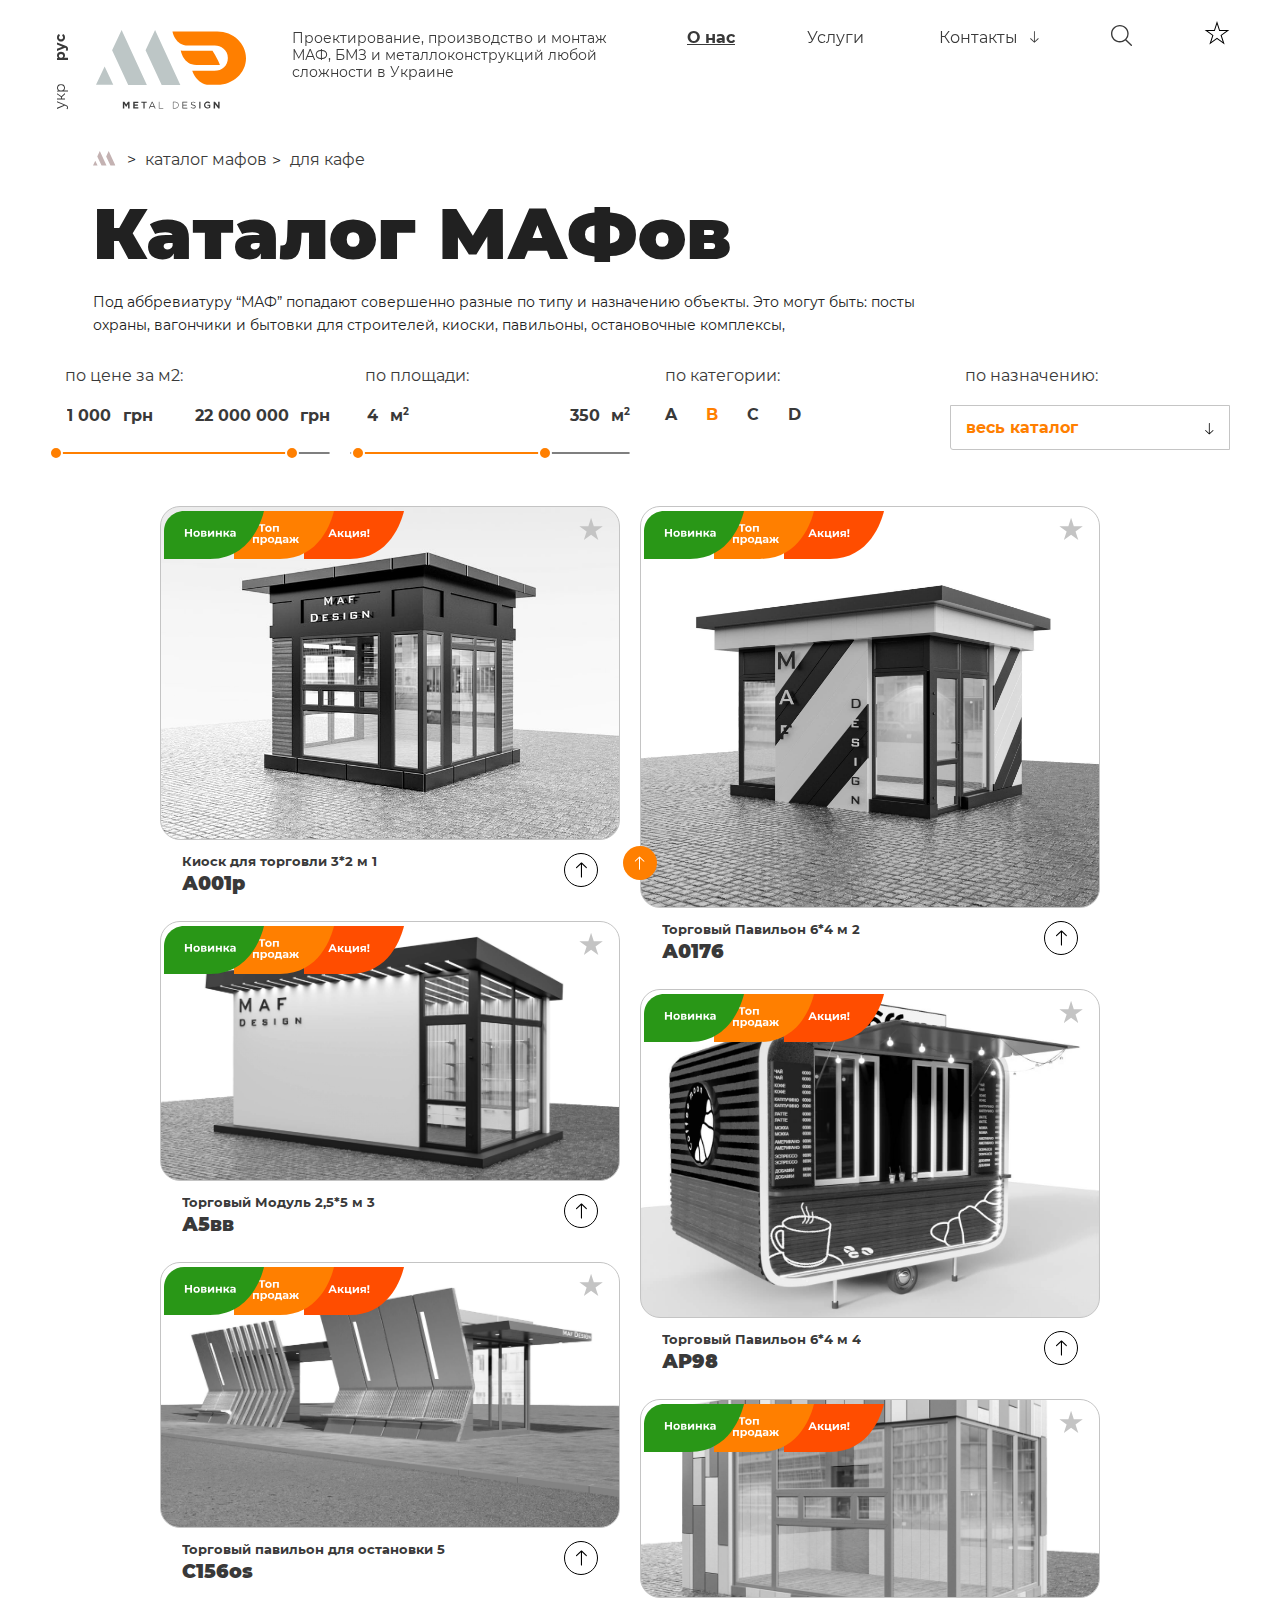
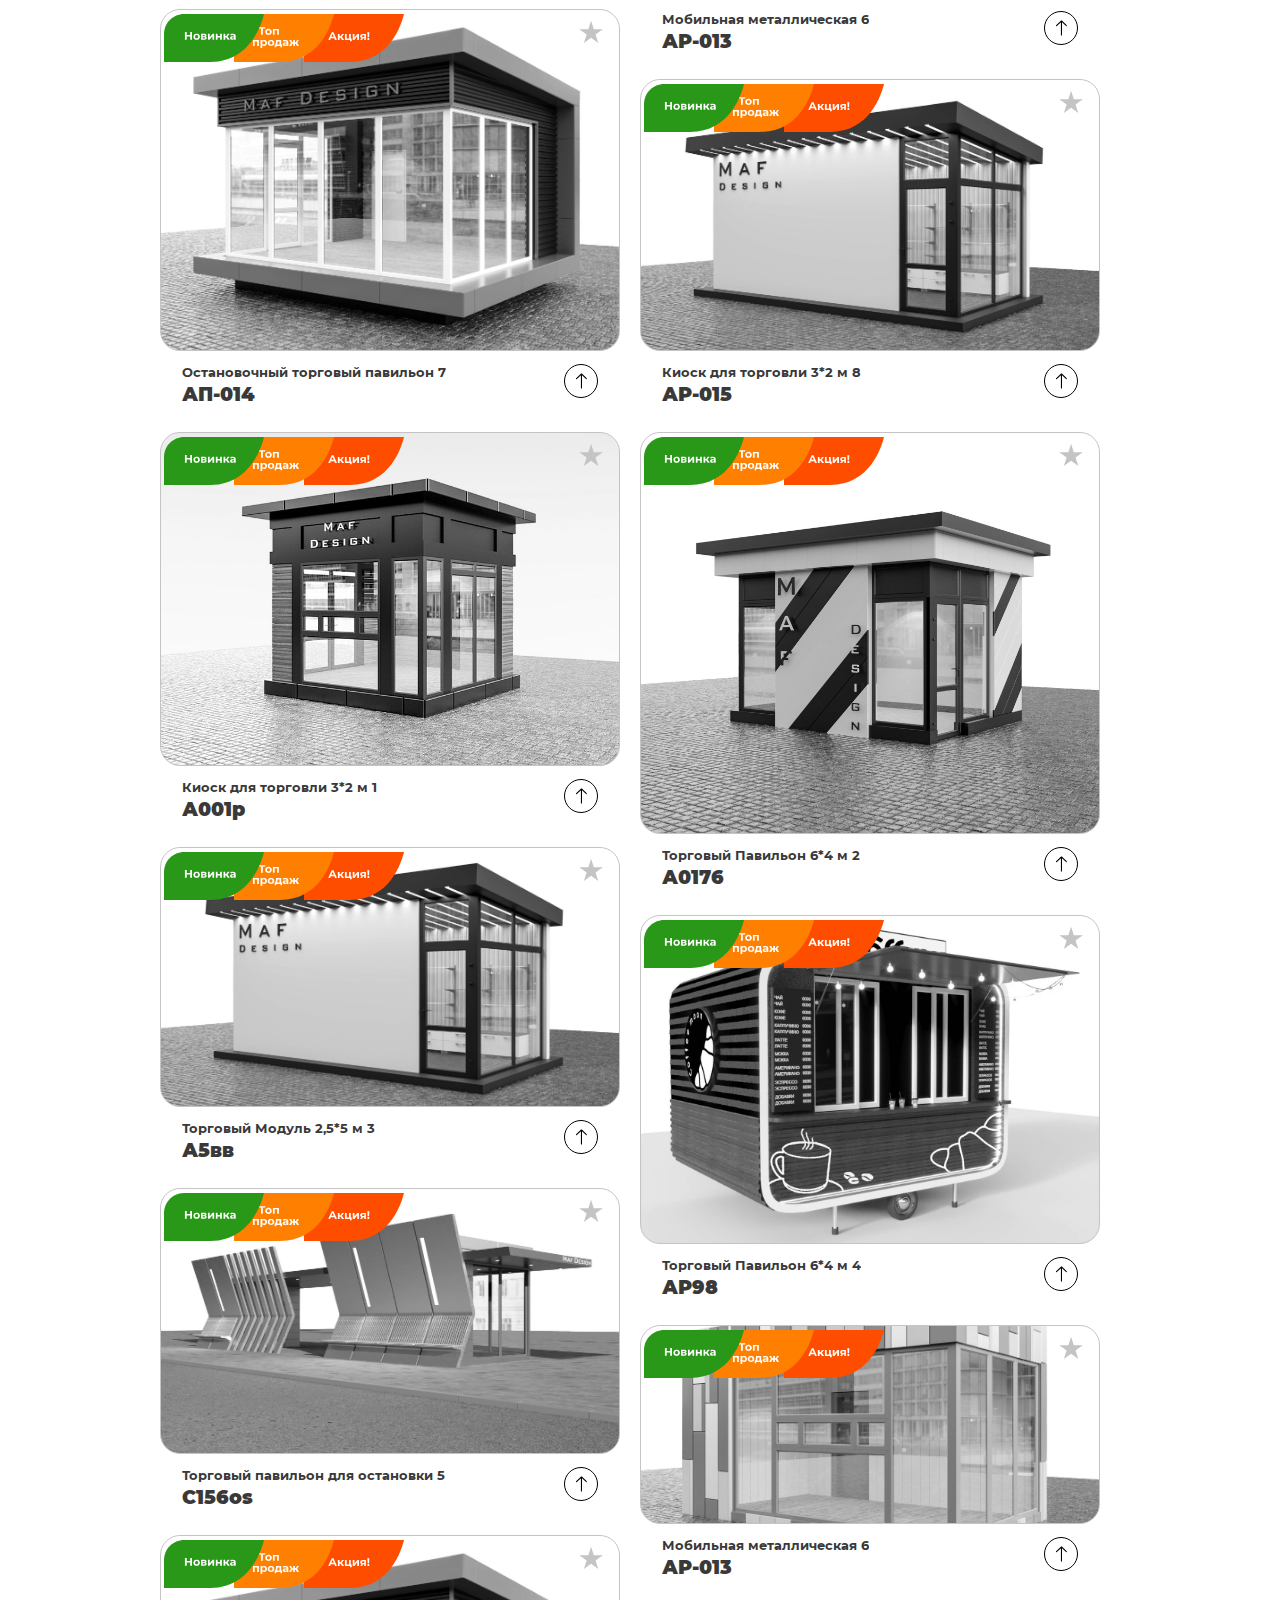
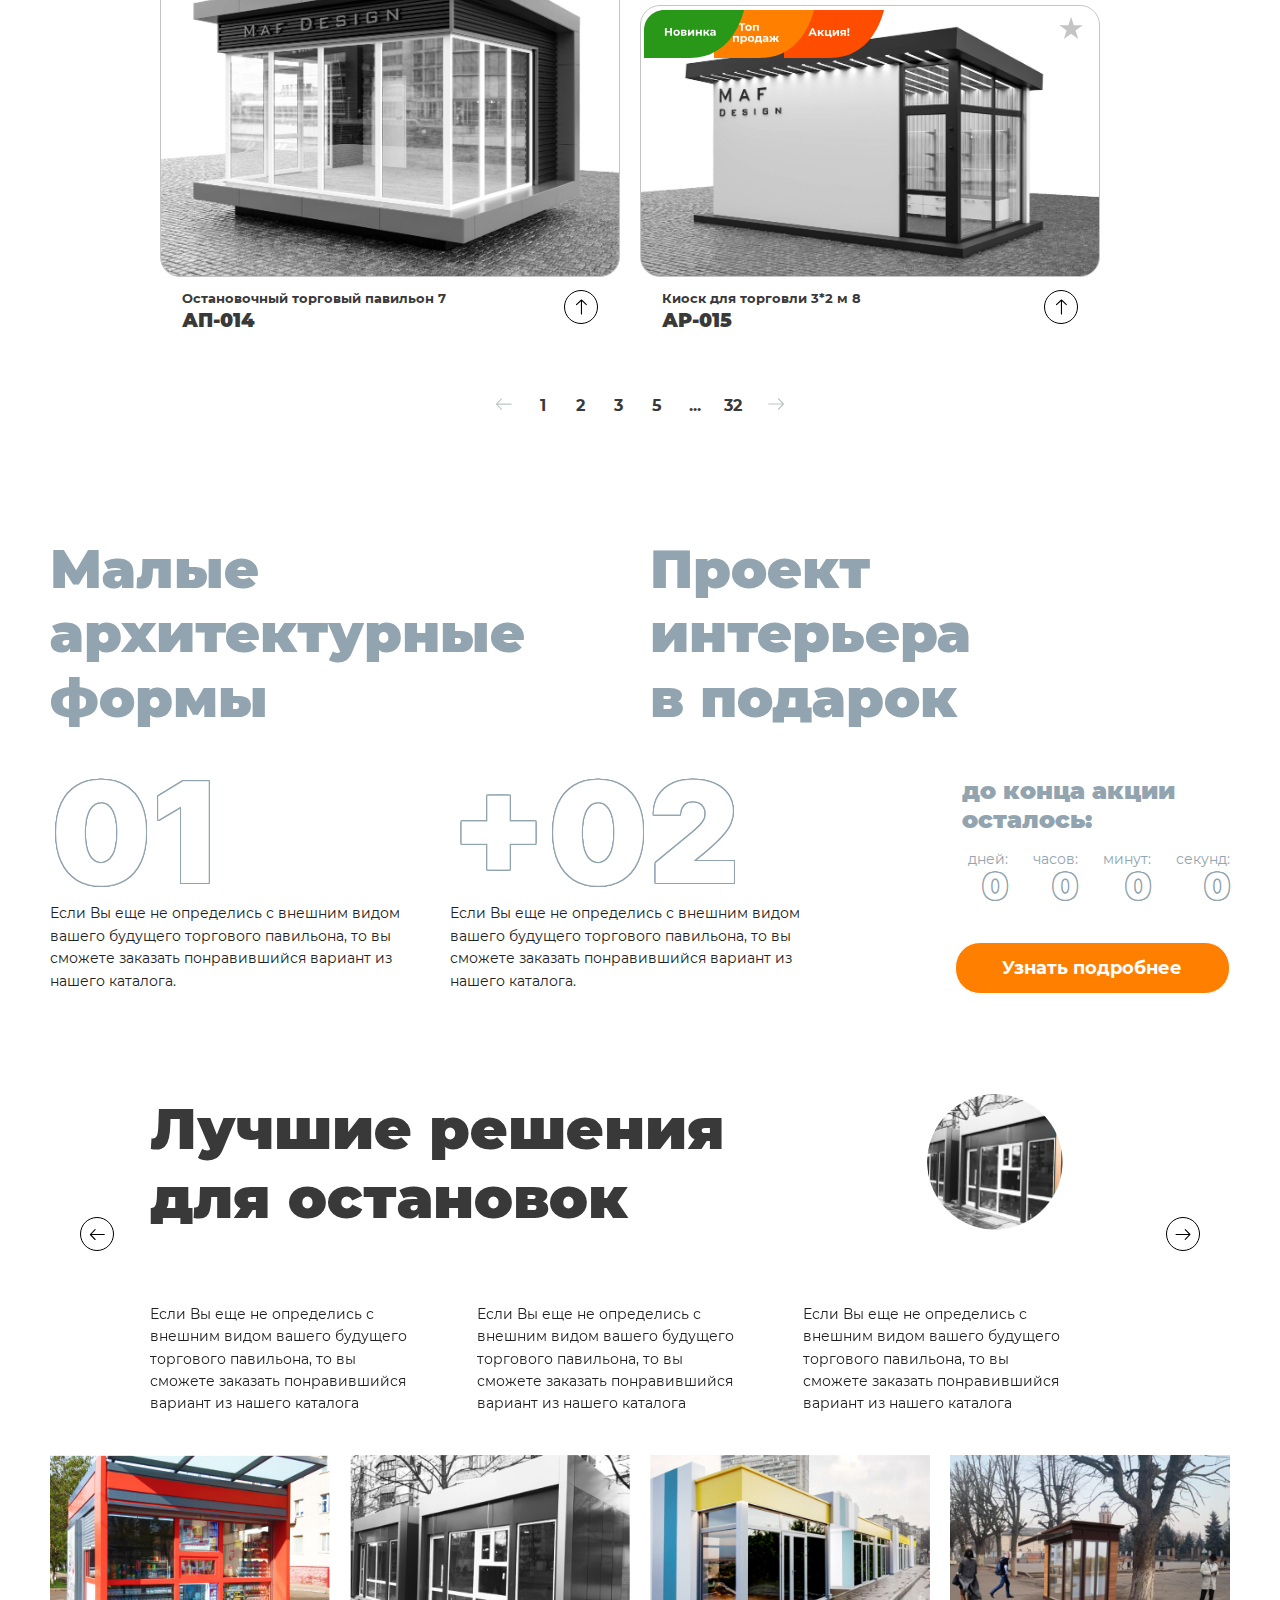
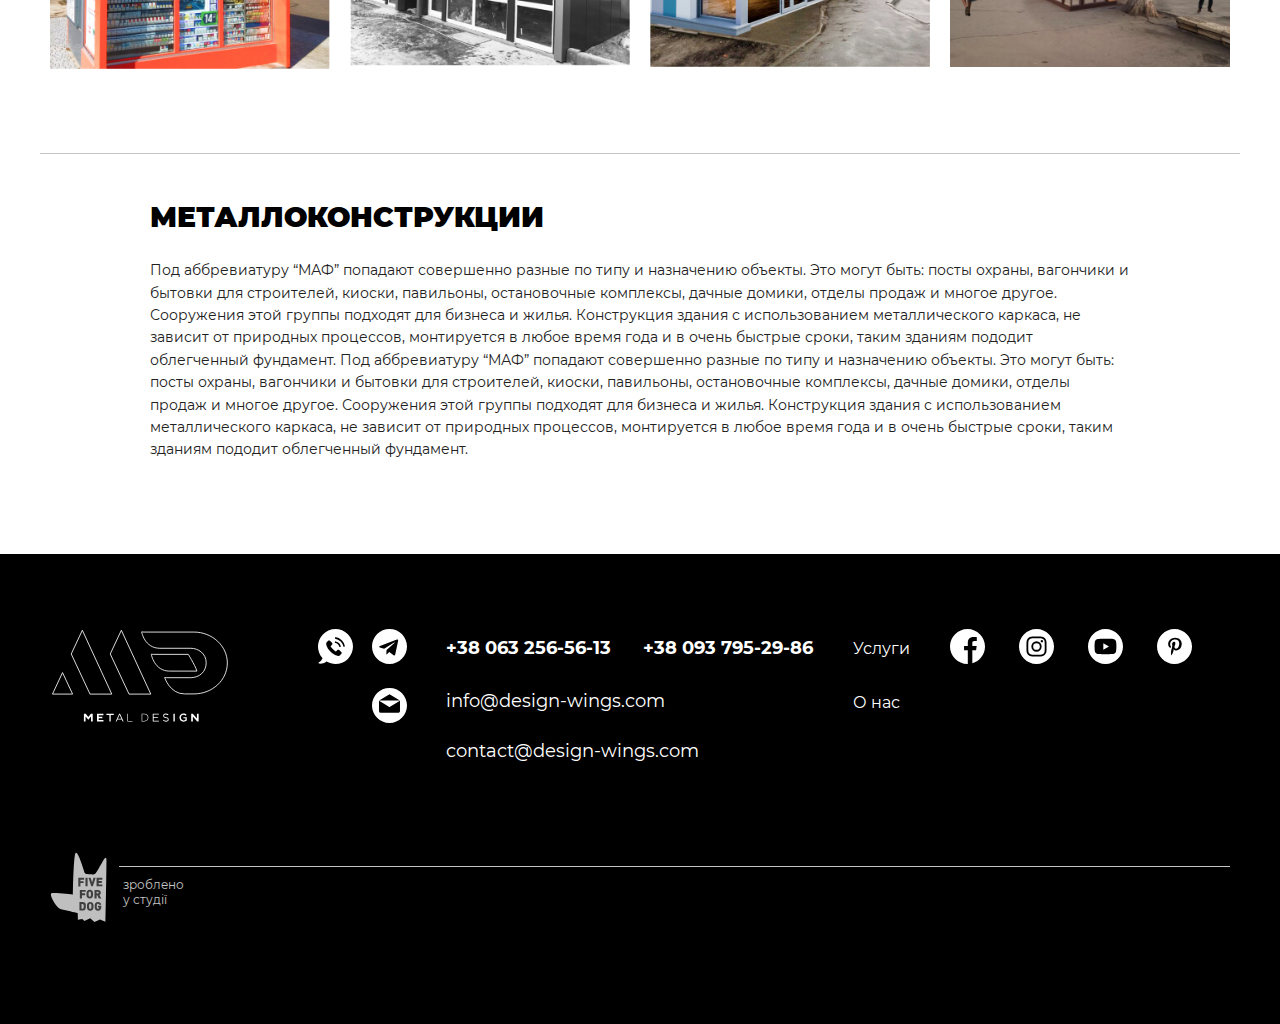
<file: catalog.html>
<!DOCTYPE html>
<html lang="ru" class="md-html">
  <head>
    <meta charset="utf-8">
    <title>Каталог мафов</title>
    <meta name="description" content="">
    <link rel="icon" href="img/favicon.png">
    <meta name="viewport" content="width=device-width">
    <link rel="stylesheet" href="css/main.css">
  </head>
  <body class="md-body">
    <header class="header header-wt">
      <div class="header-cover"></div>
      <div class="wrapper">
        <div class="header-inner">
          <div class="header-logo-block">
            <ul class="header-langs">
              <li class="active"><a href="#">рус</a></li>
              <li><a href="#">укр</a></li>
            </ul><a href="index.html" class="header-logo logo-std"><img src="img/header-logo-wt.svg" alt="alt"></a><a href="index.html" class="header-logo logo-mini"><img src="img/logo-mini.svg" alt="alt"></a><a href="index.html" class="header-logo logo-monochrome"><img src="img/logo-monochrome.svg" alt="alt"></a>
            <div class="header-logo-text">Проектирование, производство и монтаж МАФ, БМЗ и металлоконструкций любой сложности в Украине</div>
          </div>
          <div class="header-right">
            <ul class="header-menu">
              <li class="header-menu__item header-menu__item--mob"><a href="catalog.html" title="МАФЫ">МАФЫ</a></li>
              <li class="header-menu__item header-menu__item--mob"><a href="catalog.html" title="БМЗ">БМЗ</a></li>
              <li class="header-menu__item header-menu__item--mob"><a href="catalog.html" title="Металлоконструкции">Металлоконструкции</a></li>
              <li class="header-menu__item active"><a href="about.html" title="О нас">О нас</a></li>
              <li class="header-menu__item"><a href="services.html" title="Услуги">Услуги</a></li>
              <li class="header-menu__item tooltipsted header-contacts"><span title="Контакты" class="header-menu__link-span">Контакты
                      <svg class="icon icon-arrow-down ">
                        <use xlink:href="img/icons-svg/symbol/sprite.svg#arrow-down"></use>
                      </svg></span>
                <div class="header-popup header-contacts-popup">
                  <div class="contacts-popup__top">
                    <div class="header-logo-text">Проектирование, производство и монтаж МАФ, БМЗ и металлоконструкций любой сложности в Украине</div>
                    <div class="header-popup__title">Metal design corp.
                      <div>WINGS of DESIGN</div>
                    </div>
                    <div class="header-popup__addr">Харьков, <br>Полтавский шлях, 6, <br>офис 310</div>
                  </div>
                  <ul class="md-socials md-socials--vert">
                    <li><a href="#">
                            <svg class="icon icon-viber ">
                              <use xlink:href="img/icons-svg/symbol/sprite.svg#viber"></use>
                            </svg></a></li>
                    <li><a href="#">
                            <svg class="icon icon-telegram ">
                              <use xlink:href="img/icons-svg/symbol/sprite.svg#telegram"></use>
                            </svg></a></li>
                    <li><a href="#">
                            <svg class="icon icon-mail ">
                              <use xlink:href="img/icons-svg/symbol/sprite.svg#mail"></use>
                            </svg></a></li>
                  </ul>
                  <div class="contacts-popup__bottom">
                    <ul class="md-socials md-socials--vert">
                      <li><a href="#">
                              <svg class="icon icon-viber ">
                                <use xlink:href="img/icons-svg/symbol/sprite.svg#viber"></use>
                              </svg></a></li>
                      <li><a href="#">
                              <svg class="icon icon-telegram ">
                                <use xlink:href="img/icons-svg/symbol/sprite.svg#telegram"></use>
                              </svg></a></li>
                      <li><a href="#">
                              <svg class="icon icon-mail ">
                                <use xlink:href="img/icons-svg/symbol/sprite.svg#mail"></use>
                              </svg></a></li>
                    </ul>
                    <div class="contacts-popup__requisites">
                      <div class="header-popup__tels">
                        <p><a href="tel:+38063256613">+38 063 256-56-13 </a></p>
                        <p><a href="tel:+38093795-986">+38 093 795-29-86</a></p>
                      </div>
                      <div class="header-popup__mail">
                        <p><a href="mailto:info@design-wings.com">info@design-wings.com</a></p>
                        <p><a href="mailto:contact@design-wings.com">contact@design-wings.com</a></p>
                      </div>
                    </div>
                    <ul class="md-socials">
                      <li><a href="#">
                              <svg class="icon icon-fb ">
                                <use xlink:href="img/icons-svg/symbol/sprite.svg#fb"></use>
                              </svg></a></li>
                      <li><a href="#">
                              <svg class="icon icon-inst ">
                                <use xlink:href="img/icons-svg/symbol/sprite.svg#inst"></use>
                              </svg></a></li>
                      <li><a href="#">
                              <svg class="icon icon-yt ">
                                <use xlink:href="img/icons-svg/symbol/sprite.svg#yt"></use>
                              </svg></a></li>
                      <li><a href="#">
                              <svg class="icon icon-pint ">
                                <use xlink:href="img/icons-svg/symbol/sprite.svg#pint"></use>
                              </svg></a></li>
                    </ul>
                  </div>
                </div>
              </li>
              <li class="header-menu__item header-search">
                <label class="header-search__label">
                  <input type="text" name="" placeholder="Поиск.." class="header-search__field"><span class="header-search__icon">
                        <svg class="icon icon-magnifier ">
                          <use xlink:href="img/icons-svg/symbol/sprite.svg#magnifier"></use>
                        </svg></span>
                </label><a href="#">
                      <svg class="icon icon-magnifier ">
                        <use xlink:href="img/icons-svg/symbol/sprite.svg#magnifier"></use>
                      </svg></a>
              </li>
              <li class="header-menu__item tooltipsted header-favourites"><a href="favorites.html" class="header-menu__hidden-text">Избранное</a><span class="header-menu__star"></span></li>
            </ul>
            <div class="md-favorites-name"><span>Александр 77</span></div>
            <div class="header-burger"></div>
          </div>
          <div class="header-popup header-enter-popup">
            <div class="enter-popup-mob-link"><a href="favorites.html" class="header-menu__hidden-text">Избранное</a><span class="header-menu__star"></span></div>
            <div class="header-popup__title">Войдите <br>или зарегистрируйтесь</div>
            <form action="#" class="md-form header-enter-popup__start">
              <label class="md-form-label">
                <input type="text" name="" placeholder="Телефон">
              </label>
              <label class="md-form-label">
                <input type="text" name="" placeholder="Пароль">
              </label>
              <label class="md-form-label-check">
                <input type="checkbox" name=""><span class="false-check"></span>
                <spam class="check-text">Запомните меня</spam>
              </label>
              <button class="button button-white">Войти</button><a href="#" id="reg-button" class="button">Зарегистрироваться</a><a href="#" class="pass-forgot">Забыли пароль?</a>
            </form>
            <form action="#" class="md-form header-enter-popup__reg">
              <label class="md-form-label">
                <input type="text" name="" placeholder="Имя">
              </label>
              <label class="md-form-label">
                <input type="text" name="" placeholder="Телефон">
              </label>
              <label class="md-form-label">
                <input type="text" name="" placeholder="Электропочта">
              </label>
              <label class="md-form-label">
                <input type="text" name="" placeholder="Пароль">
              </label>
              <button class="button button-white">Зарегистрироваться</button><a href="#" id="enter-button" class="enter">Войти</a>
            </form>
          </div>
        </div>
      </div>
    </header>
    <div class="md-cover"></div>
    <div class="md-catalog">
      <div class="wrapper md-padded-heading">
        <div class="md-breadcrumbs">
          <ul>
            <li><a href="#">
                    <svg class="icon icon-breadcrumbs-logo ">
                      <use xlink:href="img/icons-svg/symbol/sprite.svg#breadcrumbs-logo"></use>
                    </svg></a></li>
            <li><a href="#">каталог мафов</a></li>
            <li><a href="">для кафе</a></li>
          </ul>
        </div>
        <h1>Каталог МАФов</h1>
        <div class="heading-caption">Под аббревиатуру “МАФ” попадают совершенно разные по типу и назначению объекты. Это могут быть: посты охраны, вагончики и бытовки для строителей, киоски, павильоны, остановочные комплексы,</div>
      </div>
    </div>
    <section class="md-catalog-content">
      <div class="md-catalog-filter">
        <div class="wrapper">
          <div class="md-catalog-filter__column">
            <div class="md-catalog-filter__label">по цене за м2:</div>
            <div data-minval="0" data-maxval="25000000" data-startval="1000" data-endval="22000000" class="md-range">
              <div class="md-range__hadlers">
                <div class="md-range__hadler">
                  <input type="text" name="" value="0" class="minvalinp">
                  <div class="input-buffer"></div><span>грн</span>
                </div>
                <div class="md-range__hadler">
                  <input type="text" name="" class="maxvalinp">
                  <div class="input-buffer"></div><span>грн</span>
                </div>
              </div>
              <div class="md-range__slider"></div>
            </div>
          </div>
          <div class="md-catalog-filter__column">
            <div class="md-catalog-filter__label">по площади:</div>
            <div data-minval="0" data-maxval="500" data-startval="4" data-endval="350" class="md-range">
              <div class="md-range__hadlers">
                <div class="md-range__hadler">
                  <input type="text" name="" value="0" class="minvalinp">
                  <div class="input-buffer"></div><span>м<sup>2</sup></span>
                </div>
                <div class="md-range__hadler">
                  <input type="text" name="" class="maxvalinp">
                  <div class="input-buffer"></div><span>м<sup>2</sup></span>
                </div>
              </div>
              <div class="md-range__slider"></div>
            </div>
          </div>
          <div class="md-catalog-filter__column">
            <div class="md-catalog-filter__label">по категории:</div>
            <form action="#" class="md-catalog-filter__catgs">
              <label>
                <input type="radio" name="category"><span class="filter-false-radio">a</span>
              </label>
              <label>
                <input type="radio" name="category" checked><span class="filter-false-radio">b</span>
              </label>
              <label>
                <input type="radio" name="category"><span class="filter-false-radio">c</span>
              </label>
              <label>
                <input type="radio" name="category"><span class="filter-false-radio">d</span>
              </label>
            </form>
          </div>
          <div class="md-catalog-filter__column">
            <div class="md-catalog-filter__label">по назначению:</div>
            <div class="md-select-wrap">
              <select name="" class="md-select">
                <option value="">для кафе</option>
                <option value="">для торговли</option>
                <option value="">мобильный</option>
                <option value="" selected>весь каталог</option>
              </select>
            </div>
          </div>
        </div>
      </div>
    </section>
    <section class="catalog-content">
      <div class="wrapper no-fl catalog-content__tiles">
        <div class="card-sizer"></div><a href="card.html" class="md-card">
          <div class="md-card__to-favorites">
                <svg class="icon icon-star-filled ">
                  <use xlink:href="img/icons-svg/symbol/sprite.svg#star-filled"></use>
                </svg>
          </div>
          <div style="background-image: url(img/cards/b003.jpg" class="md-card__img">
          </div>
          <div class="md-card__labels">
            <div style="background-image: url(img/cards/labels/New.svg)" class="md-card__label"></div>
            <div style="background-image: url(img/cards/labels/Top.svg)" class="md-card__label"></div>
            <div style="background-image: url(img/cards/labels/akcii.svg)" class="md-card__label"></div>
          </div>
          <div class="md-card__bottom">
            <div class="md-card__short">
              <div class="md-card__title">
                <div class="md-card__name">Киоск для торговли 3*2 м  1</div>
                <div class="md-card__model">А001p</div>
              </div>
              <div class="md-card__link">
                <div class="md-arrow-rounded">
                      <svg class="icon icon-arrow-right ">
                        <use xlink:href="img/icons-svg/symbol/sprite.svg#arrow-right"></use>
                      </svg>
                </div>
              </div>
            </div>
            <div class="md-card__chars">
              <table>
                <tr>
                  <td>
                    <div class="md-prod-colors">
                      <div style="background-color: #FF7F00" class="md-prod-color"></div>
                      <div style="background-color: #299717" class="md-prod-color"></div>
                      <div style="background-color: #FF4D00" class="md-prod-color"></div>
                    </div>
                  </td>
                  <td></td>
                </tr>
                <tr>
                  <td>Назначения:</td>
                  <td>для розничной торговли</td>
                </tr>
                <tr>
                  <td>Срок изготовления:</td>
                  <td>от 14 дней</td>
                </tr>
                <tr>
                  <td>Доставка:</td>
                  <td>по области</td>
                </tr>
                <tr class="md-card__price">
                  <td>Стоимость:</td>
                  <td>от 1 120 000 грн</td>
                </tr>
              </table>
            </div>
          </div></a>
        <div class="card-sizer"></div><a href="card.html" class="md-card">
          <div class="md-card__to-favorites">
                <svg class="icon icon-star-filled ">
                  <use xlink:href="img/icons-svg/symbol/sprite.svg#star-filled"></use>
                </svg>
          </div>
          <div style="background-image: url(img/cards/b005.jpg" class="md-card__img">
          </div>
          <div class="md-card__labels">
            <div style="background-image: url(img/cards/labels/New.svg)" class="md-card__label"></div>
            <div style="background-image: url(img/cards/labels/Top.svg)" class="md-card__label"></div>
            <div style="background-image: url(img/cards/labels/akcii.svg)" class="md-card__label"></div>
          </div>
          <div class="md-card__bottom">
            <div class="md-card__short">
              <div class="md-card__title">
                <div class="md-card__name">Торговый Павильон 6*4 м  2</div>
                <div class="md-card__model">А0176</div>
              </div>
              <div class="md-card__link">
                <div class="md-arrow-rounded">
                      <svg class="icon icon-arrow-right ">
                        <use xlink:href="img/icons-svg/symbol/sprite.svg#arrow-right"></use>
                      </svg>
                </div>
              </div>
            </div>
            <div class="md-card__chars">
              <table>
                <tr>
                  <td>
                    <div class="md-prod-colors">
                      <div style="background-color: #FF7F00" class="md-prod-color"></div>
                      <div style="background-color: #299717" class="md-prod-color"></div>
                      <div style="background-color: #FF4D00" class="md-prod-color"></div>
                    </div>
                  </td>
                  <td></td>
                </tr>
                <tr>
                  <td>Назначения:</td>
                  <td>для розничной торговли</td>
                </tr>
                <tr>
                  <td>Срок изготовления:</td>
                  <td>от 14 дней</td>
                </tr>
                <tr>
                  <td>Доставка:</td>
                  <td>по области</td>
                </tr>
                <tr class="md-card__price">
                  <td>Стоимость:</td>
                  <td>от 1 120 000 грн</td>
                </tr>
              </table>
            </div>
          </div></a>
        <div class="card-sizer"></div><a href="card.html" class="md-card">
          <div class="md-card__to-favorites">
                <svg class="icon icon-star-filled ">
                  <use xlink:href="img/icons-svg/symbol/sprite.svg#star-filled"></use>
                </svg>
          </div>
          <div style="background-image: url(img/cards/drive/b004.jpg" class="md-card__img">
          </div>
          <div class="md-card__labels">
            <div style="background-image: url(img/cards/labels/New.svg)" class="md-card__label"></div>
            <div style="background-image: url(img/cards/labels/Top.svg)" class="md-card__label"></div>
            <div style="background-image: url(img/cards/labels/akcii.svg)" class="md-card__label"></div>
          </div>
          <div class="md-card__bottom">
            <div class="md-card__short">
              <div class="md-card__title">
                <div class="md-card__name">Торговый Модуль 2,5*5 м  3</div>
                <div class="md-card__model">А5вв</div>
              </div>
              <div class="md-card__link">
                <div class="md-arrow-rounded">
                      <svg class="icon icon-arrow-right ">
                        <use xlink:href="img/icons-svg/symbol/sprite.svg#arrow-right"></use>
                      </svg>
                </div>
              </div>
            </div>
            <div class="md-card__chars">
              <table>
                <tr>
                  <td>
                    <div class="md-prod-colors">
                      <div style="background-color: #FF7F00" class="md-prod-color"></div>
                      <div style="background-color: #299717" class="md-prod-color"></div>
                      <div style="background-color: #FF4D00" class="md-prod-color"></div>
                    </div>
                  </td>
                  <td></td>
                </tr>
                <tr>
                  <td>Назначения:</td>
                  <td>для розничной торговли</td>
                </tr>
                <tr>
                  <td>Срок изготовления:</td>
                  <td>от 14 дней</td>
                </tr>
                <tr>
                  <td>Доставка:</td>
                  <td>по области</td>
                </tr>
                <tr class="md-card__price">
                  <td>Стоимость:</td>
                  <td>от 1 120 000 грн</td>
                </tr>
              </table>
            </div>
          </div></a>
        <div class="card-sizer"></div><a href="card.html" class="md-card">
          <div class="md-card__to-favorites">
                <svg class="icon icon-star-filled ">
                  <use xlink:href="img/icons-svg/symbol/sprite.svg#star-filled"></use>
                </svg>
          </div>
          <div style="background-image: url(img/cards/drive/bk001.jpg" class="md-card__img">
          </div>
          <div class="md-card__labels">
            <div style="background-image: url(img/cards/labels/New.svg)" class="md-card__label"></div>
            <div style="background-image: url(img/cards/labels/Top.svg)" class="md-card__label"></div>
            <div style="background-image: url(img/cards/labels/akcii.svg)" class="md-card__label"></div>
          </div>
          <div class="md-card__bottom">
            <div class="md-card__short">
              <div class="md-card__title">
                <div class="md-card__name">Торговый Павильон 6*4 м  4</div>
                <div class="md-card__model">АР98</div>
              </div>
              <div class="md-card__link">
                <div class="md-arrow-rounded">
                      <svg class="icon icon-arrow-right ">
                        <use xlink:href="img/icons-svg/symbol/sprite.svg#arrow-right"></use>
                      </svg>
                </div>
              </div>
            </div>
            <div class="md-card__chars">
              <table>
                <tr>
                  <td>
                    <div class="md-prod-colors">
                      <div style="background-color: #FF7F00" class="md-prod-color"></div>
                      <div style="background-color: #299717" class="md-prod-color"></div>
                      <div style="background-color: #FF4D00" class="md-prod-color"></div>
                    </div>
                  </td>
                  <td></td>
                </tr>
                <tr>
                  <td>Назначения:</td>
                  <td>для розничной торговли</td>
                </tr>
                <tr>
                  <td>Срок изготовления:</td>
                  <td>от 14 дней</td>
                </tr>
                <tr>
                  <td>Доставка:</td>
                  <td>по области</td>
                </tr>
                <tr class="md-card__price">
                  <td>Стоимость:</td>
                  <td>от 1 120 000 грн</td>
                </tr>
              </table>
            </div>
          </div></a>
        <div class="card-sizer"></div><a href="card.html" class="md-card">
          <div class="md-card__to-favorites">
                <svg class="icon icon-star-filled ">
                  <use xlink:href="img/icons-svg/symbol/sprite.svg#star-filled"></use>
                </svg>
          </div>
          <div style="background-image: url(img/cards/bmz/bmz004.jpg" class="md-card__img">
          </div>
          <div class="md-card__labels">
            <div style="background-image: url(img/cards/labels/New.svg)" class="md-card__label"></div>
            <div style="background-image: url(img/cards/labels/Top.svg)" class="md-card__label"></div>
            <div style="background-image: url(img/cards/labels/akcii.svg)" class="md-card__label"></div>
          </div>
          <div class="md-card__bottom">
            <div class="md-card__short">
              <div class="md-card__title">
                <div class="md-card__name">Торговый павильон для остановки  5</div>
                <div class="md-card__model">C156os</div>
              </div>
              <div class="md-card__link">
                <div class="md-arrow-rounded">
                      <svg class="icon icon-arrow-right ">
                        <use xlink:href="img/icons-svg/symbol/sprite.svg#arrow-right"></use>
                      </svg>
                </div>
              </div>
            </div>
            <div class="md-card__chars">
              <table>
                <tr>
                  <td>
                    <div class="md-prod-colors">
                      <div style="background-color: #FF7F00" class="md-prod-color"></div>
                      <div style="background-color: #299717" class="md-prod-color"></div>
                      <div style="background-color: #FF4D00" class="md-prod-color"></div>
                    </div>
                  </td>
                  <td></td>
                </tr>
                <tr>
                  <td>Назначения:</td>
                  <td>для розничной торговли</td>
                </tr>
                <tr>
                  <td>Срок изготовления:</td>
                  <td>от 14 дней</td>
                </tr>
                <tr>
                  <td>Доставка:</td>
                  <td>по области</td>
                </tr>
                <tr class="md-card__price">
                  <td>Стоимость:</td>
                  <td>от 1 120 000 грн</td>
                </tr>
              </table>
            </div>
          </div></a>
        <div class="card-sizer"></div><a href="card.html" class="md-card">
          <div class="md-card__to-favorites">
                <svg class="icon icon-star-filled ">
                  <use xlink:href="img/icons-svg/symbol/sprite.svg#star-filled"></use>
                </svg>
          </div>
          <div style="background-image: url(img/cards/drive/b006.jpg" class="md-card__img">
          </div>
          <div class="md-card__labels">
            <div style="background-image: url(img/cards/labels/New.svg)" class="md-card__label"></div>
            <div style="background-image: url(img/cards/labels/Top.svg)" class="md-card__label"></div>
            <div style="background-image: url(img/cards/labels/akcii.svg)" class="md-card__label"></div>
          </div>
          <div class="md-card__bottom">
            <div class="md-card__short">
              <div class="md-card__title">
                <div class="md-card__name">Мобильная металлическая  6</div>
                <div class="md-card__model">АР-013</div>
              </div>
              <div class="md-card__link">
                <div class="md-arrow-rounded">
                      <svg class="icon icon-arrow-right ">
                        <use xlink:href="img/icons-svg/symbol/sprite.svg#arrow-right"></use>
                      </svg>
                </div>
              </div>
            </div>
            <div class="md-card__chars">
              <table>
                <tr>
                  <td>
                    <div class="md-prod-colors">
                      <div style="background-color: #FF7F00" class="md-prod-color"></div>
                      <div style="background-color: #299717" class="md-prod-color"></div>
                      <div style="background-color: #FF4D00" class="md-prod-color"></div>
                    </div>
                  </td>
                  <td></td>
                </tr>
                <tr>
                  <td>Назначения:</td>
                  <td>для розничной торговли</td>
                </tr>
                <tr>
                  <td>Срок изготовления:</td>
                  <td>от 14 дней</td>
                </tr>
                <tr>
                  <td>Доставка:</td>
                  <td>по области</td>
                </tr>
                <tr class="md-card__price">
                  <td>Стоимость:</td>
                  <td>от 1 120 000 грн</td>
                </tr>
              </table>
            </div>
          </div></a>
        <div class="card-sizer"></div><a href="card.html" class="md-card">
          <div class="md-card__to-favorites">
                <svg class="icon icon-star-filled ">
                  <use xlink:href="img/icons-svg/symbol/sprite.svg#star-filled"></use>
                </svg>
          </div>
          <div style="background-image: url(img/cards/drive/b002.jpg" class="md-card__img">
          </div>
          <div class="md-card__labels">
            <div style="background-image: url(img/cards/labels/New.svg)" class="md-card__label"></div>
            <div style="background-image: url(img/cards/labels/Top.svg)" class="md-card__label"></div>
            <div style="background-image: url(img/cards/labels/akcii.svg)" class="md-card__label"></div>
          </div>
          <div class="md-card__bottom">
            <div class="md-card__short">
              <div class="md-card__title">
                <div class="md-card__name">Остановочный торговый павильон  7</div>
                <div class="md-card__model">АП-014</div>
              </div>
              <div class="md-card__link">
                <div class="md-arrow-rounded">
                      <svg class="icon icon-arrow-right ">
                        <use xlink:href="img/icons-svg/symbol/sprite.svg#arrow-right"></use>
                      </svg>
                </div>
              </div>
            </div>
            <div class="md-card__chars">
              <table>
                <tr>
                  <td>
                    <div class="md-prod-colors">
                      <div style="background-color: #FF7F00" class="md-prod-color"></div>
                      <div style="background-color: #299717" class="md-prod-color"></div>
                      <div style="background-color: #FF4D00" class="md-prod-color"></div>
                    </div>
                  </td>
                  <td></td>
                </tr>
                <tr>
                  <td>Назначения:</td>
                  <td>для розничной торговли</td>
                </tr>
                <tr>
                  <td>Срок изготовления:</td>
                  <td>от 14 дней</td>
                </tr>
                <tr>
                  <td>Доставка:</td>
                  <td>по области</td>
                </tr>
                <tr class="md-card__price">
                  <td>Стоимость:</td>
                  <td>от 1 120 000 грн</td>
                </tr>
              </table>
            </div>
          </div></a>
        <div class="card-sizer"></div><a href="card.html" class="md-card">
          <div class="md-card__to-favorites">
                <svg class="icon icon-star-filled ">
                  <use xlink:href="img/icons-svg/symbol/sprite.svg#star-filled"></use>
                </svg>
          </div>
          <div style="background-image: url(img/cards/drive/b004.jpg" class="md-card__img">
          </div>
          <div class="md-card__labels">
            <div style="background-image: url(img/cards/labels/New.svg)" class="md-card__label"></div>
            <div style="background-image: url(img/cards/labels/Top.svg)" class="md-card__label"></div>
            <div style="background-image: url(img/cards/labels/akcii.svg)" class="md-card__label"></div>
          </div>
          <div class="md-card__bottom">
            <div class="md-card__short">
              <div class="md-card__title">
                <div class="md-card__name">Киоск для торговли 3*2 м  8</div>
                <div class="md-card__model">АР-015</div>
              </div>
              <div class="md-card__link">
                <div class="md-arrow-rounded">
                      <svg class="icon icon-arrow-right ">
                        <use xlink:href="img/icons-svg/symbol/sprite.svg#arrow-right"></use>
                      </svg>
                </div>
              </div>
            </div>
            <div class="md-card__chars">
              <table>
                <tr>
                  <td>
                    <div class="md-prod-colors">
                      <div style="background-color: #FF7F00" class="md-prod-color"></div>
                      <div style="background-color: #299717" class="md-prod-color"></div>
                      <div style="background-color: #FF4D00" class="md-prod-color"></div>
                    </div>
                  </td>
                  <td></td>
                </tr>
                <tr>
                  <td>Назначения:</td>
                  <td>для розничной торговли</td>
                </tr>
                <tr>
                  <td>Срок изготовления:</td>
                  <td>от 14 дней</td>
                </tr>
                <tr>
                  <td>Доставка:</td>
                  <td>по области</td>
                </tr>
                <tr class="md-card__price">
                  <td>Стоимость:</td>
                  <td>от 1 120 000 грн</td>
                </tr>
              </table>
            </div>
          </div></a>
      </div>
      <div class="wrapper no-fl catalog-content__tiles">
        <div class="card-sizer"></div><a href="card.html" class="md-card">
          <div class="md-card__to-favorites">
                <svg class="icon icon-star-filled ">
                  <use xlink:href="img/icons-svg/symbol/sprite.svg#star-filled"></use>
                </svg>
          </div>
          <div style="background-image: url(img/cards/b003.jpg" class="md-card__img">
          </div>
          <div class="md-card__labels">
            <div style="background-image: url(img/cards/labels/New.svg)" class="md-card__label"></div>
            <div style="background-image: url(img/cards/labels/Top.svg)" class="md-card__label"></div>
            <div style="background-image: url(img/cards/labels/akcii.svg)" class="md-card__label"></div>
          </div>
          <div class="md-card__bottom">
            <div class="md-card__short">
              <div class="md-card__title">
                <div class="md-card__name">Киоск для торговли 3*2 м  1</div>
                <div class="md-card__model">А001p</div>
              </div>
              <div class="md-card__link">
                <div class="md-arrow-rounded">
                      <svg class="icon icon-arrow-right ">
                        <use xlink:href="img/icons-svg/symbol/sprite.svg#arrow-right"></use>
                      </svg>
                </div>
              </div>
            </div>
            <div class="md-card__chars">
              <table>
                <tr>
                  <td>
                    <div class="md-prod-colors">
                      <div style="background-color: #FF7F00" class="md-prod-color"></div>
                      <div style="background-color: #299717" class="md-prod-color"></div>
                      <div style="background-color: #FF4D00" class="md-prod-color"></div>
                    </div>
                  </td>
                  <td></td>
                </tr>
                <tr>
                  <td>Назначения:</td>
                  <td>для розничной торговли</td>
                </tr>
                <tr>
                  <td>Срок изготовления:</td>
                  <td>от 14 дней</td>
                </tr>
                <tr>
                  <td>Доставка:</td>
                  <td>по области</td>
                </tr>
                <tr class="md-card__price">
                  <td>Стоимость:</td>
                  <td>от 1 120 000 грн</td>
                </tr>
              </table>
            </div>
          </div></a>
        <div class="card-sizer"></div><a href="card.html" class="md-card">
          <div class="md-card__to-favorites">
                <svg class="icon icon-star-filled ">
                  <use xlink:href="img/icons-svg/symbol/sprite.svg#star-filled"></use>
                </svg>
          </div>
          <div style="background-image: url(img/cards/b005.jpg" class="md-card__img">
          </div>
          <div class="md-card__labels">
            <div style="background-image: url(img/cards/labels/New.svg)" class="md-card__label"></div>
            <div style="background-image: url(img/cards/labels/Top.svg)" class="md-card__label"></div>
            <div style="background-image: url(img/cards/labels/akcii.svg)" class="md-card__label"></div>
          </div>
          <div class="md-card__bottom">
            <div class="md-card__short">
              <div class="md-card__title">
                <div class="md-card__name">Торговый Павильон 6*4 м  2</div>
                <div class="md-card__model">А0176</div>
              </div>
              <div class="md-card__link">
                <div class="md-arrow-rounded">
                      <svg class="icon icon-arrow-right ">
                        <use xlink:href="img/icons-svg/symbol/sprite.svg#arrow-right"></use>
                      </svg>
                </div>
              </div>
            </div>
            <div class="md-card__chars">
              <table>
                <tr>
                  <td>
                    <div class="md-prod-colors">
                      <div style="background-color: #FF7F00" class="md-prod-color"></div>
                      <div style="background-color: #299717" class="md-prod-color"></div>
                      <div style="background-color: #FF4D00" class="md-prod-color"></div>
                    </div>
                  </td>
                  <td></td>
                </tr>
                <tr>
                  <td>Назначения:</td>
                  <td>для розничной торговли</td>
                </tr>
                <tr>
                  <td>Срок изготовления:</td>
                  <td>от 14 дней</td>
                </tr>
                <tr>
                  <td>Доставка:</td>
                  <td>по области</td>
                </tr>
                <tr class="md-card__price">
                  <td>Стоимость:</td>
                  <td>от 1 120 000 грн</td>
                </tr>
              </table>
            </div>
          </div></a>
        <div class="card-sizer"></div><a href="card.html" class="md-card">
          <div class="md-card__to-favorites">
                <svg class="icon icon-star-filled ">
                  <use xlink:href="img/icons-svg/symbol/sprite.svg#star-filled"></use>
                </svg>
          </div>
          <div style="background-image: url(img/cards/drive/b004.jpg" class="md-card__img">
          </div>
          <div class="md-card__labels">
            <div style="background-image: url(img/cards/labels/New.svg)" class="md-card__label"></div>
            <div style="background-image: url(img/cards/labels/Top.svg)" class="md-card__label"></div>
            <div style="background-image: url(img/cards/labels/akcii.svg)" class="md-card__label"></div>
          </div>
          <div class="md-card__bottom">
            <div class="md-card__short">
              <div class="md-card__title">
                <div class="md-card__name">Торговый Модуль 2,5*5 м  3</div>
                <div class="md-card__model">А5вв</div>
              </div>
              <div class="md-card__link">
                <div class="md-arrow-rounded">
                      <svg class="icon icon-arrow-right ">
                        <use xlink:href="img/icons-svg/symbol/sprite.svg#arrow-right"></use>
                      </svg>
                </div>
              </div>
            </div>
            <div class="md-card__chars">
              <table>
                <tr>
                  <td>
                    <div class="md-prod-colors">
                      <div style="background-color: #FF7F00" class="md-prod-color"></div>
                      <div style="background-color: #299717" class="md-prod-color"></div>
                      <div style="background-color: #FF4D00" class="md-prod-color"></div>
                    </div>
                  </td>
                  <td></td>
                </tr>
                <tr>
                  <td>Назначения:</td>
                  <td>для розничной торговли</td>
                </tr>
                <tr>
                  <td>Срок изготовления:</td>
                  <td>от 14 дней</td>
                </tr>
                <tr>
                  <td>Доставка:</td>
                  <td>по области</td>
                </tr>
                <tr class="md-card__price">
                  <td>Стоимость:</td>
                  <td>от 1 120 000 грн</td>
                </tr>
              </table>
            </div>
          </div></a>
        <div class="card-sizer"></div><a href="card.html" class="md-card">
          <div class="md-card__to-favorites">
                <svg class="icon icon-star-filled ">
                  <use xlink:href="img/icons-svg/symbol/sprite.svg#star-filled"></use>
                </svg>
          </div>
          <div style="background-image: url(img/cards/drive/bk001.jpg" class="md-card__img">
          </div>
          <div class="md-card__labels">
            <div style="background-image: url(img/cards/labels/New.svg)" class="md-card__label"></div>
            <div style="background-image: url(img/cards/labels/Top.svg)" class="md-card__label"></div>
            <div style="background-image: url(img/cards/labels/akcii.svg)" class="md-card__label"></div>
          </div>
          <div class="md-card__bottom">
            <div class="md-card__short">
              <div class="md-card__title">
                <div class="md-card__name">Торговый Павильон 6*4 м  4</div>
                <div class="md-card__model">АР98</div>
              </div>
              <div class="md-card__link">
                <div class="md-arrow-rounded">
                      <svg class="icon icon-arrow-right ">
                        <use xlink:href="img/icons-svg/symbol/sprite.svg#arrow-right"></use>
                      </svg>
                </div>
              </div>
            </div>
            <div class="md-card__chars">
              <table>
                <tr>
                  <td>
                    <div class="md-prod-colors">
                      <div style="background-color: #FF7F00" class="md-prod-color"></div>
                      <div style="background-color: #299717" class="md-prod-color"></div>
                      <div style="background-color: #FF4D00" class="md-prod-color"></div>
                    </div>
                  </td>
                  <td></td>
                </tr>
                <tr>
                  <td>Назначения:</td>
                  <td>для розничной торговли</td>
                </tr>
                <tr>
                  <td>Срок изготовления:</td>
                  <td>от 14 дней</td>
                </tr>
                <tr>
                  <td>Доставка:</td>
                  <td>по области</td>
                </tr>
                <tr class="md-card__price">
                  <td>Стоимость:</td>
                  <td>от 1 120 000 грн</td>
                </tr>
              </table>
            </div>
          </div></a>
        <div class="card-sizer"></div><a href="card.html" class="md-card">
          <div class="md-card__to-favorites">
                <svg class="icon icon-star-filled ">
                  <use xlink:href="img/icons-svg/symbol/sprite.svg#star-filled"></use>
                </svg>
          </div>
          <div style="background-image: url(img/cards/bmz/bmz004.jpg" class="md-card__img">
          </div>
          <div class="md-card__labels">
            <div style="background-image: url(img/cards/labels/New.svg)" class="md-card__label"></div>
            <div style="background-image: url(img/cards/labels/Top.svg)" class="md-card__label"></div>
            <div style="background-image: url(img/cards/labels/akcii.svg)" class="md-card__label"></div>
          </div>
          <div class="md-card__bottom">
            <div class="md-card__short">
              <div class="md-card__title">
                <div class="md-card__name">Торговый павильон для остановки  5</div>
                <div class="md-card__model">C156os</div>
              </div>
              <div class="md-card__link">
                <div class="md-arrow-rounded">
                      <svg class="icon icon-arrow-right ">
                        <use xlink:href="img/icons-svg/symbol/sprite.svg#arrow-right"></use>
                      </svg>
                </div>
              </div>
            </div>
            <div class="md-card__chars">
              <table>
                <tr>
                  <td>
                    <div class="md-prod-colors">
                      <div style="background-color: #FF7F00" class="md-prod-color"></div>
                      <div style="background-color: #299717" class="md-prod-color"></div>
                      <div style="background-color: #FF4D00" class="md-prod-color"></div>
                    </div>
                  </td>
                  <td></td>
                </tr>
                <tr>
                  <td>Назначения:</td>
                  <td>для розничной торговли</td>
                </tr>
                <tr>
                  <td>Срок изготовления:</td>
                  <td>от 14 дней</td>
                </tr>
                <tr>
                  <td>Доставка:</td>
                  <td>по области</td>
                </tr>
                <tr class="md-card__price">
                  <td>Стоимость:</td>
                  <td>от 1 120 000 грн</td>
                </tr>
              </table>
            </div>
          </div></a>
        <div class="card-sizer"></div><a href="card.html" class="md-card">
          <div class="md-card__to-favorites">
                <svg class="icon icon-star-filled ">
                  <use xlink:href="img/icons-svg/symbol/sprite.svg#star-filled"></use>
                </svg>
          </div>
          <div style="background-image: url(img/cards/drive/b006.jpg" class="md-card__img">
          </div>
          <div class="md-card__labels">
            <div style="background-image: url(img/cards/labels/New.svg)" class="md-card__label"></div>
            <div style="background-image: url(img/cards/labels/Top.svg)" class="md-card__label"></div>
            <div style="background-image: url(img/cards/labels/akcii.svg)" class="md-card__label"></div>
          </div>
          <div class="md-card__bottom">
            <div class="md-card__short">
              <div class="md-card__title">
                <div class="md-card__name">Мобильная металлическая  6</div>
                <div class="md-card__model">АР-013</div>
              </div>
              <div class="md-card__link">
                <div class="md-arrow-rounded">
                      <svg class="icon icon-arrow-right ">
                        <use xlink:href="img/icons-svg/symbol/sprite.svg#arrow-right"></use>
                      </svg>
                </div>
              </div>
            </div>
            <div class="md-card__chars">
              <table>
                <tr>
                  <td>
                    <div class="md-prod-colors">
                      <div style="background-color: #FF7F00" class="md-prod-color"></div>
                      <div style="background-color: #299717" class="md-prod-color"></div>
                      <div style="background-color: #FF4D00" class="md-prod-color"></div>
                    </div>
                  </td>
                  <td></td>
                </tr>
                <tr>
                  <td>Назначения:</td>
                  <td>для розничной торговли</td>
                </tr>
                <tr>
                  <td>Срок изготовления:</td>
                  <td>от 14 дней</td>
                </tr>
                <tr>
                  <td>Доставка:</td>
                  <td>по области</td>
                </tr>
                <tr class="md-card__price">
                  <td>Стоимость:</td>
                  <td>от 1 120 000 грн</td>
                </tr>
              </table>
            </div>
          </div></a>
        <div class="card-sizer"></div><a href="card.html" class="md-card">
          <div class="md-card__to-favorites">
                <svg class="icon icon-star-filled ">
                  <use xlink:href="img/icons-svg/symbol/sprite.svg#star-filled"></use>
                </svg>
          </div>
          <div style="background-image: url(img/cards/drive/b002.jpg" class="md-card__img">
          </div>
          <div class="md-card__labels">
            <div style="background-image: url(img/cards/labels/New.svg)" class="md-card__label"></div>
            <div style="background-image: url(img/cards/labels/Top.svg)" class="md-card__label"></div>
            <div style="background-image: url(img/cards/labels/akcii.svg)" class="md-card__label"></div>
          </div>
          <div class="md-card__bottom">
            <div class="md-card__short">
              <div class="md-card__title">
                <div class="md-card__name">Остановочный торговый павильон  7</div>
                <div class="md-card__model">АП-014</div>
              </div>
              <div class="md-card__link">
                <div class="md-arrow-rounded">
                      <svg class="icon icon-arrow-right ">
                        <use xlink:href="img/icons-svg/symbol/sprite.svg#arrow-right"></use>
                      </svg>
                </div>
              </div>
            </div>
            <div class="md-card__chars">
              <table>
                <tr>
                  <td>
                    <div class="md-prod-colors">
                      <div style="background-color: #FF7F00" class="md-prod-color"></div>
                      <div style="background-color: #299717" class="md-prod-color"></div>
                      <div style="background-color: #FF4D00" class="md-prod-color"></div>
                    </div>
                  </td>
                  <td></td>
                </tr>
                <tr>
                  <td>Назначения:</td>
                  <td>для розничной торговли</td>
                </tr>
                <tr>
                  <td>Срок изготовления:</td>
                  <td>от 14 дней</td>
                </tr>
                <tr>
                  <td>Доставка:</td>
                  <td>по области</td>
                </tr>
                <tr class="md-card__price">
                  <td>Стоимость:</td>
                  <td>от 1 120 000 грн</td>
                </tr>
              </table>
            </div>
          </div></a>
        <div class="card-sizer"></div><a href="card.html" class="md-card">
          <div class="md-card__to-favorites">
                <svg class="icon icon-star-filled ">
                  <use xlink:href="img/icons-svg/symbol/sprite.svg#star-filled"></use>
                </svg>
          </div>
          <div style="background-image: url(img/cards/drive/b004.jpg" class="md-card__img">
          </div>
          <div class="md-card__labels">
            <div style="background-image: url(img/cards/labels/New.svg)" class="md-card__label"></div>
            <div style="background-image: url(img/cards/labels/Top.svg)" class="md-card__label"></div>
            <div style="background-image: url(img/cards/labels/akcii.svg)" class="md-card__label"></div>
          </div>
          <div class="md-card__bottom">
            <div class="md-card__short">
              <div class="md-card__title">
                <div class="md-card__name">Киоск для торговли 3*2 м  8</div>
                <div class="md-card__model">АР-015</div>
              </div>
              <div class="md-card__link">
                <div class="md-arrow-rounded">
                      <svg class="icon icon-arrow-right ">
                        <use xlink:href="img/icons-svg/symbol/sprite.svg#arrow-right"></use>
                      </svg>
                </div>
              </div>
            </div>
            <div class="md-card__chars">
              <table>
                <tr>
                  <td>
                    <div class="md-prod-colors">
                      <div style="background-color: #FF7F00" class="md-prod-color"></div>
                      <div style="background-color: #299717" class="md-prod-color"></div>
                      <div style="background-color: #FF4D00" class="md-prod-color"></div>
                    </div>
                  </td>
                  <td></td>
                </tr>
                <tr>
                  <td>Назначения:</td>
                  <td>для розничной торговли</td>
                </tr>
                <tr>
                  <td>Срок изготовления:</td>
                  <td>от 14 дней</td>
                </tr>
                <tr>
                  <td>Доставка:</td>
                  <td>по области</td>
                </tr>
                <tr class="md-card__price">
                  <td>Стоимость:</td>
                  <td>от 1 120 000 грн</td>
                </tr>
              </table>
            </div>
          </div></a>
      </div>
      <div class="wrapper">
        <div class="md-pagination"><a href="#" class="md-pagination-prev">
                <svg class="icon icon-arrow-left ">
                  <use xlink:href="img/icons-svg/symbol/sprite.svg#arrow-left"></use>
                </svg></a>
          <ul>
            <li><a href="#">1</a></li>
            <li><a href="">2</a></li>
            <li><a href="">3</a></li>
            <li><a href="">5</a></li>
            <li><a href="">...</a></li>
            <li><a href="">32</a></li>
          </ul><a href="#" class="md-pagination-next">
                <svg class="icon icon-arrow-right ">
                  <use xlink:href="img/icons-svg/symbol/sprite.svg#arrow-right"></use>
                </svg></a>
        </div>
      </div>
    </section>
    <section class="md-features">
      <div class="wrapper md-features__top">
        <div class="md-features__title">Малые архитектурные формы</div>
        <div class="md-features__title">Проект <br>интерьера <br>в подарок</div>
      </div>
      <div class="wrapper md-features__bottom">
        <div class="md-features__column">
          <div class="md-features__text">
            <div class="md-features__num">01</div>
            <div class="md-features__parg md-pargf">Если Вы еще не определись с внешним видом вашего будущего торгового павильона, то вы сможете заказать понравившийся вариант из нашего каталога.</div>
          </div>
        </div>
        <div class="md-features__column">
          <div class="md-features__text">
            <div class="md-features__num">+02</div>
            <div class="md-features__parg md-pargf">Если Вы еще не определись с внешним видом вашего будущего торгового павильона, то вы сможете заказать понравившийся вариант из нашего каталога.</div>
          </div>
        </div>
        <div class="md-features__column md-timer">
          <div class="md-timer__wrap">
            <div class="md-timer__clock">
              <div class="md-timer__title">до конца акции <br>осталось:</div>
              <div class="md-timer__wait">Ожидайте следующей акции</div>
              <div class="md-timer__cell">
                <div class="md-temer__label">дней:</div>
                <div id="days-field" class="md-timer__field md-empty-num">0</div>
              </div>
              <div class="md-timer__cell">
                <div class="md-temer__label">часов:</div>
                <div id="hour-field" class="md-timer__field md-empty-num">0
                </div>
              </div>
              <div class="md-timer__cell">
                <div class="md-temer__label">минут:</div>
                <div id="min-field" class="md-timer__field md-empty-num">0</div>
              </div>
              <div class="md-timer__cell">
                <div class="md-temer__label">секунд:</div>
                <div id="sec-field" class="md-timer__field md-empty-num">0</div>
              </div>
            </div><a href="#callback-popup" class="button button-accent to-popup">Узнать подробнее </a>
          </div>
        </div>
      </div>
    </section>
    <section class="decisions">
      <div class="decisions-slider">
        <div class="decisions-slide wrapper">
          <div class="decisions-slide__top">
            <div class="decisions-slide__title">Лучшие решения <br>для остановок</div>
            <div class="decisions-slide__preview"><img src="img/decisions-img.jpg" alt="alt"></div>
          </div>
          <div class="wrapper-wide decisions-slide__bottom">
            <div class="decisions-column">
              <p class="md-pargf">Если Вы еще не определись с внешним видом вашего будущего торгового павильона, то вы сможете заказать понравившийся вариант из нашего каталога</p>
            </div>
            <div class="decisions-column">
              <p class="md-pargf">Если Вы еще не определись с внешним видом вашего будущего торгового павильона, то вы сможете заказать понравившийся вариант из нашего каталога</p>
            </div>
            <div class="decisions-column">
              <p class="md-pargf">Если Вы еще не определись с внешним видом вашего будущего торгового павильона, то вы сможете заказать понравившийся вариант из нашего каталога</p>
            </div>
          </div><a href="img/static-gallery/1.jpg" data-caption="mafs-caption-5" class="static-gallery__item from-photo-popup"><img src="img/static-gallery/1.jpg" alt="alt"></a><a href="img/static-gallery/2.jpg" data-caption="mafs-caption-6" class="static-gallery__item from-photo-popup"><img src="img/static-gallery/2.jpg" alt="alt"></a><a href="img/static-gallery/3.jpg" data-caption="mafs-caption-7" class="static-gallery__item from-photo-popup"><img src="img/static-gallery/3.jpg" alt="alt"></a><a href="img/static-gallery/4.jpg" data-caption="mafs-caption-8" class="static-gallery__item from-photo-popup"><img src="img/static-gallery/4.jpg" alt="alt"></a>
        </div>
        <div class="decisions-slide wrapper">
          <div class="decisions-slide__top">
            <div class="decisions-slide__title">Лучшие решения <br>для остановок</div>
            <div class="decisions-slide__preview"><img src="img/decisions-img.jpg" alt="alt"></div>
          </div>
          <div class="wrapper-wide decisions-slide__bottom">
            <div class="decisions-column">
              <p class="md-pargf">Если Вы еще не определись с внешним видом вашего будущего торгового павильона, то вы сможете заказать понравившийся вариант из нашего каталога</p>
            </div>
            <div class="decisions-column">
              <p class="md-pargf">Если Вы еще не определись с внешним видом вашего будущего торгового павильона, то вы сможете заказать понравившийся вариант из нашего каталога</p>
            </div>
            <div class="decisions-column">
              <p class="md-pargf">Если Вы еще не определись с внешним видом вашего будущего торгового павильона, то вы сможете заказать понравившийся вариант из нашего каталога</p>
            </div>
          </div><a href="img/static-gallery/1.jpg" data-caption="mafs-caption-5" class="static-gallery__item from-photo-popup"><img src="img/static-gallery/1.jpg" alt="alt"></a><a href="img/static-gallery/2.jpg" data-caption="mafs-caption-6" class="static-gallery__item from-photo-popup"><img src="img/static-gallery/2.jpg" alt="alt"></a><a href="img/static-gallery/3.jpg" data-caption="mafs-caption-7" class="static-gallery__item from-photo-popup"><img src="img/static-gallery/3.jpg" alt="alt"></a><a href="img/static-gallery/4.jpg" data-caption="mafs-caption-8" class="static-gallery__item from-photo-popup"><img src="img/static-gallery/4.jpg" alt="alt"></a>
        </div>
      </div>
    </section>
    <section class="why-only">
      <div class="wrapper">
        <div class="why-only__block">
          <h3>Металлоконструкции </h3>
          <p class="md-pargf">Под аббревиатуру “МАФ” попадают совершенно разные по типу и назначению объекты. Это могут быть: посты охраны, вагончики и бытовки для строителей, киоски, павильоны, остановочные комплексы, дачные домики, отделы продаж и многое другое. Сооружения этой группы подходят для бизнеса и жилья. Конструкция здания с использованием металлического каркаса, не зависит от природных процессов, монтируется в любое время года и в очень быстрые сроки, таким зданиям пододит облегченный фундамент. Под аббревиатуру “МАФ” попадают совершенно разные по типу и назначению объекты. Это могут быть: посты охраны, вагончики и бытовки для строителей, киоски, павильоны, остановочные комплексы, дачные домики, отделы продаж и многое другое. Сооружения этой группы подходят для бизнеса и жилья. Конструкция здания с использованием металлического каркаса, не зависит от природных процессов, монтируется в любое время года и в очень быстрые сроки, таким зданиям пододит облегченный фундамент.</p>
        </div>
      </div>
    </section>
    <div class="photo-captions">
      <div id="mafs-caption-1" class="photo-slider-caption">
        <div class="photo-slider-caption__title">Киоск для торговли 3*2 м. АР-015 ---- 1</div>
        <div class="photo-slider-caption__content">
          <div class="photo-slider-caption__text">Изучив варианты комплектаций модульный домов, их конфигурацию и характеристики, Вы сможете <a href="#">принять решение</a>, что нужно именно Вам. БМЗ можен носить разные направления, размеры и <a href="#">характер использования.</a> Выберите свой вариант</div>
          <div class="photo-slider-caption__comment">
            <div class="photo-slider-caption__review">
              <p>Изучив варианты комплектаций модульный домов, их конфигурацию и характеристики, Вы сможете <a href="#">принять решение</a>, что нужно именно Вам. БМЗ можен носить разные направления, размеры и <a href="#">характер использования</a>. Выберите свой вариант. </p>
              <div class="photo-slider-caption__userpic"><img src="img/main-page/jokonda.jpg" alt="alt"></div>
            </div>
            <div class="photo-slider-caption__author">Иванов Александр</div>
          </div>
        </div>
      </div>
      <div id="mafs-caption-2" class="photo-slider-caption">
        <div class="photo-slider-caption__title">Киоск для торговли 3*2 м. АР-015 ---- 2</div>
        <div class="photo-slider-caption__content">
          <div class="photo-slider-caption__text">Изучив варианты комплектаций модульный домов, их конфигурацию и характеристики, Вы сможете <a href="#">принять решение</a>, что нужно именно Вам. БМЗ можен носить разные направления, размеры и <a href="#">характер использования.</a> Выберите свой вариант</div>
          <div class="photo-slider-caption__comment">
            <div class="photo-slider-caption__review">
              <p>Изучив варианты комплектаций модульный домов, их конфигурацию и характеристики, Вы сможете <a href="#">принять решение</a>, что нужно именно Вам. БМЗ можен носить разные направления, размеры и <a href="#">характер использования</a>. Выберите свой вариант. </p>
              <div class="photo-slider-caption__userpic"><img src="img/main-page/jokonda.jpg" alt="alt"></div>
            </div>
            <div class="photo-slider-caption__author">Иванов Александр</div>
          </div>
        </div>
      </div>
      <div id="mafs-caption-3" class="photo-slider-caption">
        <div class="photo-slider-caption__title">Киоск для торговли 3*2 м. АР-015 ---- 3</div>
        <div class="photo-slider-caption__content">
          <div class="photo-slider-caption__text">Изучив варианты комплектаций модульный домов, их конфигурацию и характеристики, Вы сможете <a href="#">принять решение</a>, что нужно именно Вам. БМЗ можен носить разные направления, размеры и <a href="#">характер использования.</a> Выберите свой вариант</div>
          <div class="photo-slider-caption__comment">
            <div class="photo-slider-caption__review">
              <p>Изучив варианты комплектаций модульный домов, их конфигурацию и характеристики, Вы сможете <a href="#">принять решение</a>, что нужно именно Вам. БМЗ можен носить разные направления, размеры и <a href="#">характер использования</a>. Выберите свой вариант. </p>
              <div class="photo-slider-caption__userpic"><img src="img/main-page/jokonda.jpg" alt="alt"></div>
            </div>
            <div class="photo-slider-caption__author">Иванов Александр</div>
          </div>
        </div>
      </div>
      <div id="mafs-caption-4" class="photo-slider-caption">
        <div class="photo-slider-caption__title">Киоск для торговли 3*2 м. АР-015 ---- 4</div>
        <div class="photo-slider-caption__content">
          <div class="photo-slider-caption__text">Изучив варианты комплектаций модульный домов, их конфигурацию и характеристики, Вы сможете <a href="#">принять решение</a>, что нужно именно Вам. БМЗ можен носить разные направления, размеры и <a href="#">характер использования.</a> Выберите свой вариант</div>
          <div class="photo-slider-caption__comment">
            <div class="photo-slider-caption__review">
              <p>Изучив варианты комплектаций модульный домов, их конфигурацию и характеристики, Вы сможете <a href="#">принять решение</a>, что нужно именно Вам. БМЗ можен носить разные направления, размеры и <a href="#">характер использования</a>. Выберите свой вариант. </p>
              <div class="photo-slider-caption__userpic"><img src="img/main-page/jokonda.jpg" alt="alt"></div>
            </div>
            <div class="photo-slider-caption__author">Иванов Александр</div>
          </div>
        </div>
      </div>
      <div id="mafs-caption-5" class="photo-slider-caption">
        <div class="photo-slider-caption__title">Киоск для торговли 3*2 м. АР-015 ---- 5</div>
        <div class="photo-slider-caption__content">
          <div class="photo-slider-caption__text">Изучив варианты комплектаций модульный домов, их конфигурацию и характеристики, Вы сможете <a href="#">принять решение</a>, что нужно именно Вам. БМЗ можен носить разные направления, размеры и <a href="#">характер использования.</a> Выберите свой вариант</div>
          <div class="photo-slider-caption__comment">
            <div class="photo-slider-caption__review">
              <p>Изучив варианты комплектаций модульный домов, их конфигурацию и характеристики, Вы сможете <a href="#">принять решение</a>, что нужно именно Вам. БМЗ можен носить разные направления, размеры и <a href="#">характер использования</a>. Выберите свой вариант. </p>
              <div class="photo-slider-caption__userpic"><img src="img/main-page/jokonda.jpg" alt="alt"></div>
            </div>
            <div class="photo-slider-caption__author">Иванов Александр</div>
          </div>
        </div>
      </div>
      <div id="mafs-caption-6" class="photo-slider-caption article-caption">
        <div class="photo-slider-caption__title">Экономьте свое время: выберите модель из нашего каталога</div>
        <div class="photo-slider-caption__content">
          <div class="photo-slider-caption__text">Если Вы еще не определись с внешним видом вашего будущего торгового павильона, то вы сможете заказать понравившийся вариант из нашего каталога. Здесь Вы также найдете фотографии уже готовых проектов с подробным описанием и ценой.</div>
        </div>
      </div>
      <div id="mafs-caption-7" class="photo-slider-caption article-caption">
        <div class="photo-slider-caption__title">Каталог МАФ с описанием моделей и фотографиями готовых объектов</div>
        <div class="photo-slider-caption__content">
          <div class="photo-slider-caption__text">Если Вы еще не определись с внешним видом вашего будущего торгового павильона, то вы сможете заказать понравившийся вариант из нашего каталога. Здесь Вы также найдете фотографии уже готовых проектов с подробным описанием и ценой.</div>
        </div>
      </div>
      <div id="mafs-caption-8" class="photo-slider-caption article-caption">
        <div class="photo-slider-caption__title">Каталог модульных домов и порфолио быстровозводимых зданий</div>
        <div class="photo-slider-caption__content">
          <div class="photo-slider-caption__text">Изучив варианты комплектаций модульный домов, их конфигурацию и характеристики, Вы сможете принять решение, что нужно именно Вам. БМЗ можен носить разные направления, размеры и характер использования.</div>
        </div>
      </div>
      <div id="mafs-caption-9" class="photo-slider-caption article-caption">
        <div class="photo-slider-caption__title">Каталог модульных домов и порфолио быстровозводимых зданий</div>
        <div class="photo-slider-caption__content">
          <div class="photo-slider-caption__text">Изучив варианты комплектаций модульный домов, их конфигурацию и характеристики, Вы сможете принять решение, что нужно именно Вам. БМЗ можен носить разные направления, размеры и характер использования. Выберите свой вариант.</div>
        </div>
      </div>
      <div id="mafs-caption-10" class="photo-slider-caption article-caption">
        <div class="photo-slider-caption__title">Каталог модульных домов и порфолио быстровозводимых зданий</div>
        <div class="photo-slider-caption__content">
          <div class="photo-slider-caption__text">Изучив варианты комплектаций модульный домов, их конфигурацию и характеристики, Вы сможете принять решение, что нужно именно Вам. БМЗ можен носить разные направления, размеры и характер использования. Выберите свой вариант</div>
        </div>
      </div>
      <div id="mafs-caption-11" class="photo-slider-caption article-caption">
        <div class="photo-slider-caption__title">Экономьте свое время: выберите модель из нашего каталога</div>
        <div class="photo-slider-caption__content">
          <div class="photo-slider-caption__text">Если Вы еще не определись с внешним видом вашего будущего торгового павильона, то вы сможете заказать понравившийся вариант из нашего каталога. Здесь Вы также найдете фотографии уже готовых проектов с подробным описанием и ценой. Если Вы еще не определись с внешним видом вашего будущего торгового павильона, то вы сможете заказать понравившийся вариант из нашего каталога. Здесь Вы также найдете фотографии уже готовых проектов с подробным описанием и ценой Если Вы еще не определись с внешним видом вашего будущего торгового павильона, то вы сможете заказать понравившийся вариант из нашего каталога. Здесь Вы также найдете фотографии уже готовых проектов с подробным описанием и ценой Если Вы еще не определись с внешним видом вашего будущего торгового павильона, то вы сможете заказать понравившийся вариант из нашего каталога. Здесь Вы также найдете фотографии уже готовых проектов с подробным описанием и ценой. Если Вы еще не определись с внешним видом вашего будущего торгового павильона, то вы сможете заказать понравившийся вариант из нашего каталога. Здесь Вы также найдете фотографии уже готовых проектов с подробным описанием и ценой Если Вы еще не определись с внешним видом вашего будущего торгового павильона, то вы сможете заказать понравившийся вариант из нашего каталога. Здесь Вы также найдете фотографии уже готовых проектов с подробным описанием и ценой</div>
        </div>
      </div>
    </div>
    <footer class="footer">
      <div class="footer-top">
        <div class="wrapper"><a href="#" class="footer-logo"><img src="img/logo-footer.svg" alt="alt"></a>
          <div class="footer-contacts">
            <ul class="md-socials">
              <li><a href="#">
                      <svg class="icon icon-viber ">
                        <use xlink:href="img/icons-svg/symbol/sprite.svg#viber"></use>
                      </svg></a></li>
              <li><a href="#">
                      <svg class="icon icon-telegram ">
                        <use xlink:href="img/icons-svg/symbol/sprite.svg#telegram"></use>
                      </svg></a></li>
              <li><a href="#">
                      <svg class="icon icon-mail ">
                        <use xlink:href="img/icons-svg/symbol/sprite.svg#mail"></use>
                      </svg></a></li>
            </ul>
            <div class="footer-contacts__column">
              <ul class="md-socials">
                <li><a href="#">
                        <svg class="icon icon-viber ">
                          <use xlink:href="img/icons-svg/symbol/sprite.svg#viber"></use>
                        </svg></a></li>
                <li><a href="#">
                        <svg class="icon icon-telegram ">
                          <use xlink:href="img/icons-svg/symbol/sprite.svg#telegram"></use>
                        </svg></a></li>
                <li><a href="#">
                        <svg class="icon icon-mail ">
                          <use xlink:href="img/icons-svg/symbol/sprite.svg#mail"></use>
                        </svg></a></li>
              </ul>
              <div class="footer-phones">
                <p><a href="tel:+380632565613">	+38 063 256-56-13</a></p>
                <p><a href="tel:+380937952986">+38 093 795-29-86 </a></p>
              </div>
              <div class="footer-mail">
                <p><a href="mailto:info@design-wings.com">info@design-wings.com</a></p>
                <p><a href="mailto:contact@design-wings.com">contact@design-wings.com</a></p>
              </div>
            </div>
            <ul class="footer-menu">
              <li class="footer-menu__item--mob footer-menu__mafs"><a href="catalog.html" title="МАФЫ">МАФЫ</a></li>
              <li class="footer-menu__item--mob footer-menu__bmz"><a href="catalog.html" title="БМЗ">БМЗ</a></li>
              <li class="footer-menu__item--mob footer-menu__metalls"><a href="catalog.html" title="Металлоконструкции">Металлоконструкции</a></li>
              <li class="footer-menu__services"><a href="services.html" title="Услуги">Услуги</a></li>
              <li class="footer-menu__about"><a href="about.html" title="О нас">О нас</a></li>
            </ul>
          </div>
          <div class="footer-socials">
            <ul class="md-socials">
              <li><a href="#">
                      <svg class="icon icon-fb ">
                        <use xlink:href="img/icons-svg/symbol/sprite.svg#fb"></use>
                      </svg></a></li>
              <li><a href="#">
                      <svg class="icon icon-inst ">
                        <use xlink:href="img/icons-svg/symbol/sprite.svg#inst"></use>
                      </svg></a></li>
              <li><a href="#">
                      <svg class="icon icon-yt ">
                        <use xlink:href="img/icons-svg/symbol/sprite.svg#yt"></use>
                      </svg></a></li>
              <li><a href="#">
                      <svg class="icon icon-pint ">
                        <use xlink:href="img/icons-svg/symbol/sprite.svg#pint"></use>
                      </svg></a></li>
            </ul>
          </div>
        </div>
      </div>
      <div class="footer-bottom">
        <div class="wrapper">
          <div class="footer-copyright">
            <div class="footer-copyright__line"></div>
            <div class="footer-copyright__logo"><a href="#"><img src="img/ffd-logo.svg" alt="alt"></a>
              <p>зроблено <br>у студії </p>
            </div>
          </div>
        </div>
      </div>
    </footer>
    <div id="md-to-page-top" class="md-arrow-rounded md-to-page-top">
          <svg class="icon icon-arrow-left ">
            <use xlink:href="img/icons-svg/symbol/sprite.svg#arrow-left"></use>
          </svg>
    </div>
    <div id="callback-popup" class="md-callback-popup mfp-hide">
      <div class="callback-popup-title">Оставьте заявку!</div>
      <form action="#" class="md-form header-enter-popup__start">
        <label class="md-form-label">
          <input type="text" name="" placeholder="Имя">
        </label>
        <label class="md-form-label">
          <input type="text" name="" placeholder="Телефон">
        </label>
        <label class="md-form-label">
          <input type="text" name="" placeholder="Електропочта">
        </label>
        <label class="md-form-label">
          <textarea name="" placeholder="Ваш текст"></textarea>
        </label>
        <button class="button button-white">Отправить </button>
      </form>
    </div>
    <script src="js/libs/jquery/jquery-1.11.2.min.js"></script>
    <script type="text/javascript" src="js/libs/svg4everybody/svg4everybody.min.js" async onload="svg4everybody();"></script>
    <script src="js/libs/magnific-popup/dist/jquery.magnific-popup.min.js"></script>
    <script src="js/libs/jquery-ui/jquery-ui.min.js"></script>
    <script src="js/libs/wnumb/wNumb.js"></script>
    <script src="js/libs/noUiSlider/nouislider.min.js"></script>
    <script src="js/libs/masonry/masonry.min.js"></script>
    <script src="js/libs/jquery-cookie/jquery.cookie.min.js"></script>
    <script src="js/libs/slick/slick.min.js"></script>
    <script src="js/common.js"></script>
  </body>
</html>
</file>
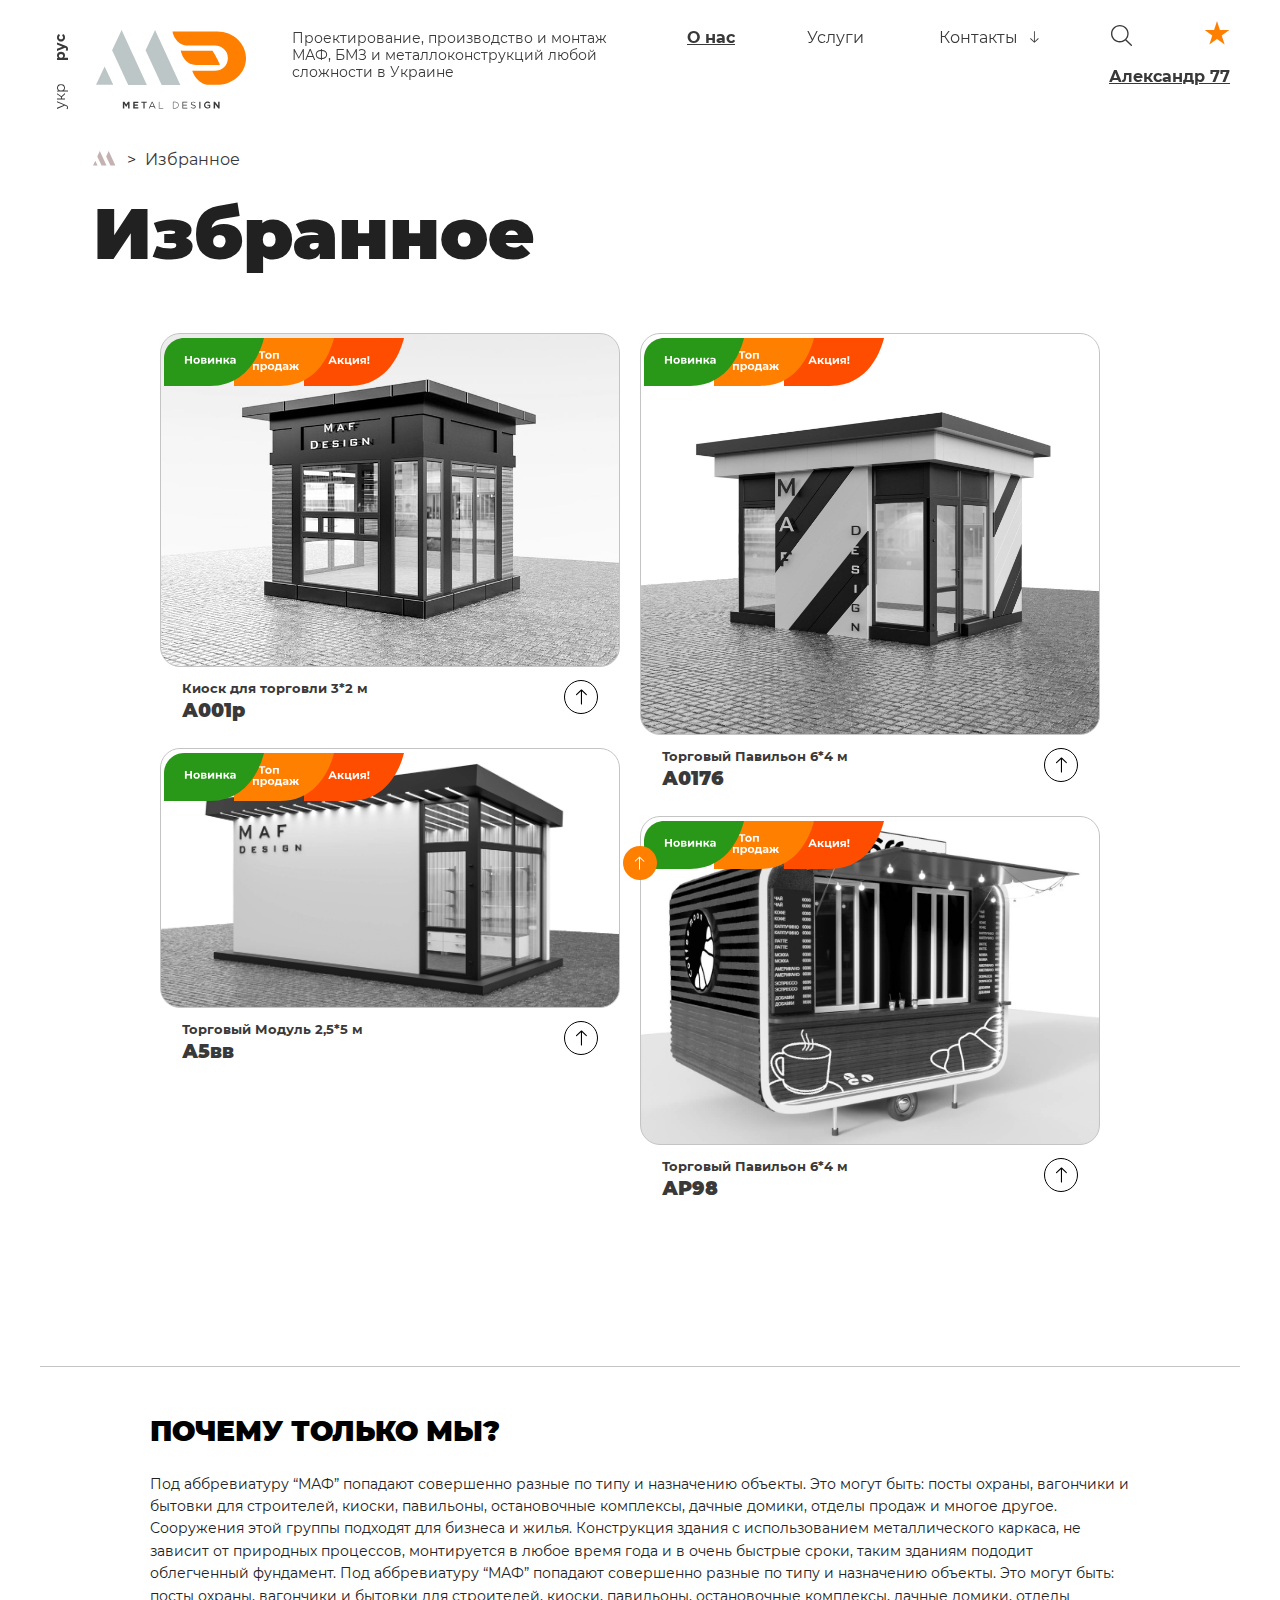
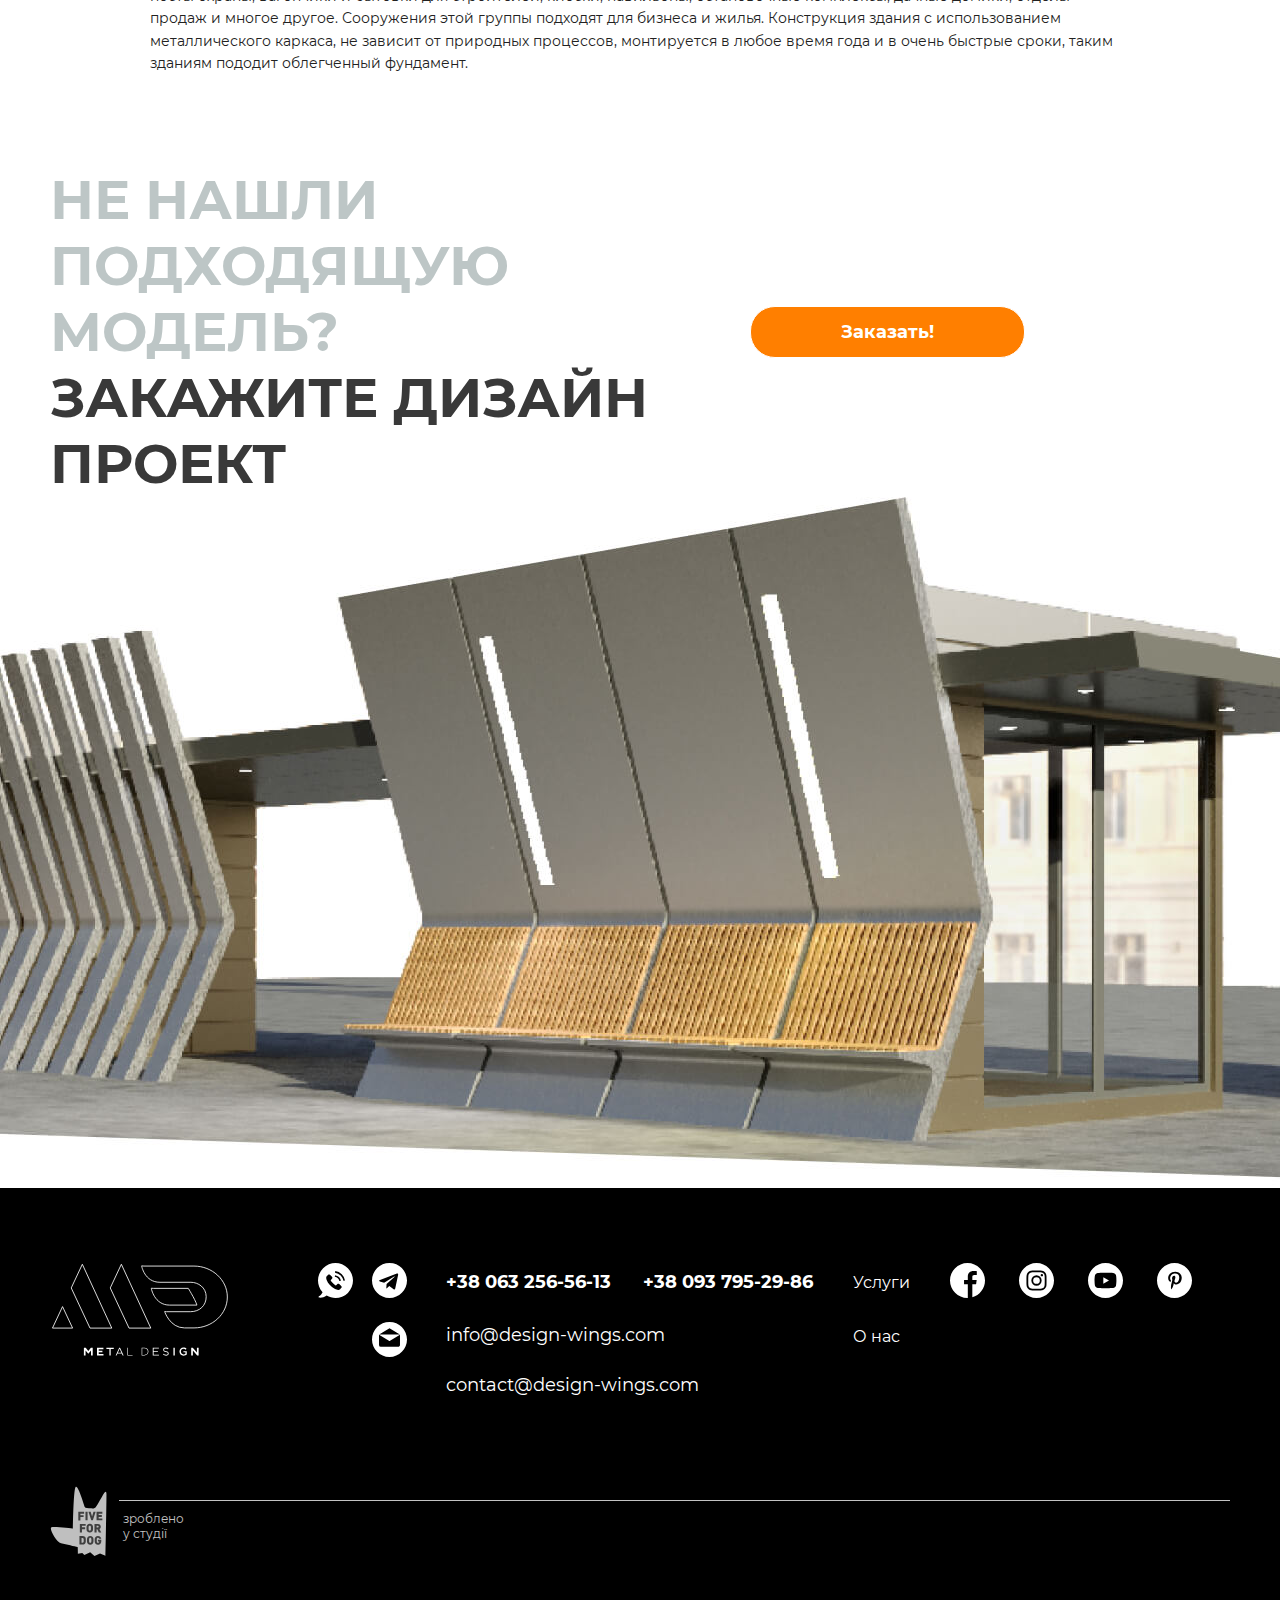
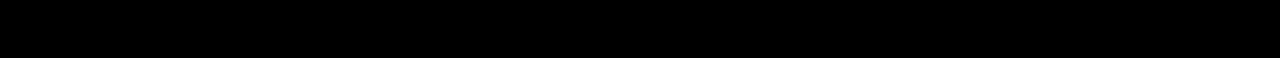
<file: favorites.html>
<!DOCTYPE html>
<html lang="ru" class="md-html">
  <head>
    <meta charset="utf-8">
    <title>Избранное</title>
    <meta name="description" content="">
    <link rel="icon" href="img/favicon.png">
    <meta name="viewport" content="width=device-width">
    <link rel="stylesheet" href="css/main.css">
  </head>
  <body class="md-body">
    <header class="header header-wt header-favorites">
      <div class="header-cover"></div>
      <div class="wrapper">
        <div class="header-inner">
          <div class="header-logo-block">
            <ul class="header-langs">
              <li class="active"><a href="#">рус</a></li>
              <li><a href="#">укр</a></li>
            </ul><a href="index.html" class="header-logo logo-std"><img src="img/header-logo-wt.svg" alt="alt"></a><a href="index.html" class="header-logo logo-mini"><img src="img/logo-mini.svg" alt="alt"></a><a href="index.html" class="header-logo logo-monochrome"><img src="img/logo-monochrome.svg" alt="alt"></a>
            <div class="header-logo-text">Проектирование, производство и монтаж МАФ, БМЗ и металлоконструкций любой сложности в Украине</div>
          </div>
          <div class="header-right">
            <ul class="header-menu">
              <li class="header-menu__item header-menu__item--mob"><a href="catalog.html" title="МАФЫ">МАФЫ</a></li>
              <li class="header-menu__item header-menu__item--mob"><a href="catalog.html" title="БМЗ">БМЗ</a></li>
              <li class="header-menu__item header-menu__item--mob"><a href="catalog.html" title="Металлоконструкции">Металлоконструкции</a></li>
              <li class="header-menu__item active"><a href="about.html" title="О нас">О нас</a></li>
              <li class="header-menu__item"><a href="services.html" title="Услуги">Услуги</a></li>
              <li class="header-menu__item tooltipsted header-contacts"><span title="Контакты" class="header-menu__link-span">Контакты
                      <svg class="icon icon-arrow-down ">
                        <use xlink:href="img/icons-svg/symbol/sprite.svg#arrow-down"></use>
                      </svg></span>
                <div class="header-popup header-contacts-popup">
                  <div class="contacts-popup__top">
                    <div class="header-logo-text">Проектирование, производство и монтаж МАФ, БМЗ и металлоконструкций любой сложности в Украине</div>
                    <div class="header-popup__title">Metal design corp.
                      <div>WINGS of DESIGN</div>
                    </div>
                    <div class="header-popup__addr">Харьков, <br>Полтавский шлях, 6, <br>офис 310</div>
                  </div>
                  <ul class="md-socials md-socials--vert">
                    <li><a href="#">
                            <svg class="icon icon-viber ">
                              <use xlink:href="img/icons-svg/symbol/sprite.svg#viber"></use>
                            </svg></a></li>
                    <li><a href="#">
                            <svg class="icon icon-telegram ">
                              <use xlink:href="img/icons-svg/symbol/sprite.svg#telegram"></use>
                            </svg></a></li>
                    <li><a href="#">
                            <svg class="icon icon-mail ">
                              <use xlink:href="img/icons-svg/symbol/sprite.svg#mail"></use>
                            </svg></a></li>
                  </ul>
                  <div class="contacts-popup__bottom">
                    <ul class="md-socials md-socials--vert">
                      <li><a href="#">
                              <svg class="icon icon-viber ">
                                <use xlink:href="img/icons-svg/symbol/sprite.svg#viber"></use>
                              </svg></a></li>
                      <li><a href="#">
                              <svg class="icon icon-telegram ">
                                <use xlink:href="img/icons-svg/symbol/sprite.svg#telegram"></use>
                              </svg></a></li>
                      <li><a href="#">
                              <svg class="icon icon-mail ">
                                <use xlink:href="img/icons-svg/symbol/sprite.svg#mail"></use>
                              </svg></a></li>
                    </ul>
                    <div class="contacts-popup__requisites">
                      <div class="header-popup__tels">
                        <p><a href="tel:+38063256613">+38 063 256-56-13 </a></p>
                        <p><a href="tel:+38093795-986">+38 093 795-29-86</a></p>
                      </div>
                      <div class="header-popup__mail">
                        <p><a href="mailto:info@design-wings.com">info@design-wings.com</a></p>
                        <p><a href="mailto:contact@design-wings.com">contact@design-wings.com</a></p>
                      </div>
                    </div>
                    <ul class="md-socials">
                      <li><a href="#">
                              <svg class="icon icon-fb ">
                                <use xlink:href="img/icons-svg/symbol/sprite.svg#fb"></use>
                              </svg></a></li>
                      <li><a href="#">
                              <svg class="icon icon-inst ">
                                <use xlink:href="img/icons-svg/symbol/sprite.svg#inst"></use>
                              </svg></a></li>
                      <li><a href="#">
                              <svg class="icon icon-yt ">
                                <use xlink:href="img/icons-svg/symbol/sprite.svg#yt"></use>
                              </svg></a></li>
                      <li><a href="#">
                              <svg class="icon icon-pint ">
                                <use xlink:href="img/icons-svg/symbol/sprite.svg#pint"></use>
                              </svg></a></li>
                    </ul>
                  </div>
                </div>
              </li>
              <li class="header-menu__item header-search">
                <label class="header-search__label">
                  <input type="text" name="" placeholder="Поиск.." class="header-search__field"><span class="header-search__icon">
                        <svg class="icon icon-magnifier ">
                          <use xlink:href="img/icons-svg/symbol/sprite.svg#magnifier"></use>
                        </svg></span>
                </label><a href="#">
                      <svg class="icon icon-magnifier ">
                        <use xlink:href="img/icons-svg/symbol/sprite.svg#magnifier"></use>
                      </svg></a>
              </li>
              <li class="header-menu__item tooltipsted header-favourites"><a href="favorites.html" class="header-menu__hidden-text">Избранное</a><span class="header-menu__star"></span></li>
            </ul>
            <div class="md-favorites-name"><span>Александр 77</span></div>
            <div class="header-burger"></div>
          </div>
          <div class="header-popup header-enter-popup">
            <div class="enter-popup-mob-link"><a href="favorites.html" class="header-menu__hidden-text">Избранное</a><span class="header-menu__star"></span></div>
            <div class="header-popup__title">Войдите <br>или зарегистрируйтесь</div>
            <form action="#" class="md-form header-enter-popup__start">
              <label class="md-form-label">
                <input type="text" name="" placeholder="Телефон">
              </label>
              <label class="md-form-label">
                <input type="text" name="" placeholder="Пароль">
              </label>
              <label class="md-form-label-check">
                <input type="checkbox" name=""><span class="false-check"></span>
                <spam class="check-text">Запомните меня</spam>
              </label>
              <button class="button button-white">Войти</button><a href="#" id="reg-button" class="button">Зарегистрироваться</a><a href="#" class="pass-forgot">Забыли пароль?</a>
            </form>
            <form action="#" class="md-form header-enter-popup__reg">
              <label class="md-form-label">
                <input type="text" name="" placeholder="Имя">
              </label>
              <label class="md-form-label">
                <input type="text" name="" placeholder="Телефон">
              </label>
              <label class="md-form-label">
                <input type="text" name="" placeholder="Электропочта">
              </label>
              <label class="md-form-label">
                <input type="text" name="" placeholder="Пароль">
              </label>
              <button class="button button-white">Зарегистрироваться</button><a href="#" id="enter-button" class="enter">Войти</a>
            </form>
          </div>
        </div>
      </div>
    </header>
    <div class="md-cover"></div>
    <div class="favorites">
      <div class="wrapper md-padded-heading">
        <div class="md-breadcrumbs">
          <ul>
            <li><a href="#">
                    <svg class="icon icon-breadcrumbs-logo ">
                      <use xlink:href="img/icons-svg/symbol/sprite.svg#breadcrumbs-logo"></use>
                    </svg></a></li>
            <li><a href="">Избранное</a></li>
          </ul>
        </div>
        <h1>Избранное</h1>
      </div>
      <section class="catalog-content">
        <div class="wrapper no-fl catalog-content__tiles">
          <div class="card-sizer"></div><a href="card.html" class="md-card">
            <div style="background-image: url(img/cards/b003.jpg" class="md-card__img">
            </div>
            <div class="md-card__labels">
              <div style="background-image: url(img/cards/labels/New.svg)" class="md-card__label"></div>
              <div style="background-image: url(img/cards/labels/Top.svg)" class="md-card__label"></div>
              <div style="background-image: url(img/cards/labels/akcii.svg)" class="md-card__label"></div>
            </div>
            <div class="md-card__bottom">
              <div class="md-card__short">
                <div class="md-card__title">
                  <div class="md-card__name">Киоск для торговли 3*2 м</div>
                  <div class="md-card__model">А001p</div>
                </div>
                <div class="md-card__link">
                  <div class="md-arrow-rounded">
                        <svg class="icon icon-arrow-right ">
                          <use xlink:href="img/icons-svg/symbol/sprite.svg#arrow-right"></use>
                        </svg>
                  </div>
                </div>
              </div>
              <div class="md-card__chars">
                <table>
                  <tr>
                    <td>
                      <div class="md-prod-colors">
                        <div style="background-color: #FF7F00" class="md-prod-color"></div>
                        <div style="background-color: #299717" class="md-prod-color"></div>
                        <div style="background-color: #FF4D00" class="md-prod-color"></div>
                      </div>
                    </td>
                    <td></td>
                  </tr>
                  <tr>
                    <td>Назначения:</td>
                    <td>для розничной торговли</td>
                  </tr>
                  <tr>
                    <td>Срок изготовления:</td>
                    <td>от 14 дней</td>
                  </tr>
                  <tr>
                    <td>Доставка:</td>
                    <td>по области</td>
                  </tr>
                  <tr class="md-card__price">
                    <td>Стоимость:</td>
                    <td>от 1 120 000 грн</td>
                  </tr>
                </table>
              </div>
            </div></a>
          <div class="card-sizer"></div><a href="card.html" class="md-card">
            <div style="background-image: url(img/cards/b005.jpg" class="md-card__img">
            </div>
            <div class="md-card__labels">
              <div style="background-image: url(img/cards/labels/New.svg)" class="md-card__label"></div>
              <div style="background-image: url(img/cards/labels/Top.svg)" class="md-card__label"></div>
              <div style="background-image: url(img/cards/labels/akcii.svg)" class="md-card__label"></div>
            </div>
            <div class="md-card__bottom">
              <div class="md-card__short">
                <div class="md-card__title">
                  <div class="md-card__name">Торговый Павильон 6*4 м</div>
                  <div class="md-card__model">А0176</div>
                </div>
                <div class="md-card__link">
                  <div class="md-arrow-rounded">
                        <svg class="icon icon-arrow-right ">
                          <use xlink:href="img/icons-svg/symbol/sprite.svg#arrow-right"></use>
                        </svg>
                  </div>
                </div>
              </div>
              <div class="md-card__chars">
                <table>
                  <tr>
                    <td>
                      <div class="md-prod-colors">
                        <div style="background-color: #FF7F00" class="md-prod-color"></div>
                        <div style="background-color: #299717" class="md-prod-color"></div>
                        <div style="background-color: #FF4D00" class="md-prod-color"></div>
                      </div>
                    </td>
                    <td></td>
                  </tr>
                  <tr>
                    <td>Назначения:</td>
                    <td>для розничной торговли</td>
                  </tr>
                  <tr>
                    <td>Срок изготовления:</td>
                    <td>от 14 дней</td>
                  </tr>
                  <tr>
                    <td>Доставка:</td>
                    <td>по области</td>
                  </tr>
                  <tr class="md-card__price">
                    <td>Стоимость:</td>
                    <td>от 1 120 000 грн</td>
                  </tr>
                </table>
              </div>
            </div></a>
          <div class="card-sizer"></div><a href="card.html" class="md-card">
            <div style="background-image: url(img/cards/drive/b004.jpg" class="md-card__img">
            </div>
            <div class="md-card__labels">
              <div style="background-image: url(img/cards/labels/New.svg)" class="md-card__label"></div>
              <div style="background-image: url(img/cards/labels/Top.svg)" class="md-card__label"></div>
              <div style="background-image: url(img/cards/labels/akcii.svg)" class="md-card__label"></div>
            </div>
            <div class="md-card__bottom">
              <div class="md-card__short">
                <div class="md-card__title">
                  <div class="md-card__name">Торговый Модуль 2,5*5 м</div>
                  <div class="md-card__model">А5вв</div>
                </div>
                <div class="md-card__link">
                  <div class="md-arrow-rounded">
                        <svg class="icon icon-arrow-right ">
                          <use xlink:href="img/icons-svg/symbol/sprite.svg#arrow-right"></use>
                        </svg>
                  </div>
                </div>
              </div>
              <div class="md-card__chars">
                <table>
                  <tr>
                    <td>
                      <div class="md-prod-colors">
                        <div style="background-color: #FF7F00" class="md-prod-color"></div>
                        <div style="background-color: #299717" class="md-prod-color"></div>
                        <div style="background-color: #FF4D00" class="md-prod-color"></div>
                      </div>
                    </td>
                    <td></td>
                  </tr>
                  <tr>
                    <td>Назначения:</td>
                    <td>для розничной торговли</td>
                  </tr>
                  <tr>
                    <td>Срок изготовления:</td>
                    <td>от 14 дней</td>
                  </tr>
                  <tr>
                    <td>Доставка:</td>
                    <td>по области</td>
                  </tr>
                  <tr class="md-card__price">
                    <td>Стоимость:</td>
                    <td>от 1 120 000 грн</td>
                  </tr>
                </table>
              </div>
            </div></a>
          <div class="card-sizer"></div><a href="card.html" class="md-card">
            <div style="background-image: url(img/cards/drive/bk001.jpg" class="md-card__img">
            </div>
            <div class="md-card__labels">
              <div style="background-image: url(img/cards/labels/New.svg)" class="md-card__label"></div>
              <div style="background-image: url(img/cards/labels/Top.svg)" class="md-card__label"></div>
              <div style="background-image: url(img/cards/labels/akcii.svg)" class="md-card__label"></div>
            </div>
            <div class="md-card__bottom">
              <div class="md-card__short">
                <div class="md-card__title">
                  <div class="md-card__name">Торговый Павильон 6*4 м</div>
                  <div class="md-card__model">АР98</div>
                </div>
                <div class="md-card__link">
                  <div class="md-arrow-rounded">
                        <svg class="icon icon-arrow-right ">
                          <use xlink:href="img/icons-svg/symbol/sprite.svg#arrow-right"></use>
                        </svg>
                  </div>
                </div>
              </div>
              <div class="md-card__chars">
                <table>
                  <tr>
                    <td>
                      <div class="md-prod-colors">
                        <div style="background-color: #FF7F00" class="md-prod-color"></div>
                        <div style="background-color: #299717" class="md-prod-color"></div>
                        <div style="background-color: #FF4D00" class="md-prod-color"></div>
                      </div>
                    </td>
                    <td></td>
                  </tr>
                  <tr>
                    <td>Назначения:</td>
                    <td>для розничной торговли</td>
                  </tr>
                  <tr>
                    <td>Срок изготовления:</td>
                    <td>от 14 дней</td>
                  </tr>
                  <tr>
                    <td>Доставка:</td>
                    <td>по области</td>
                  </tr>
                  <tr class="md-card__price">
                    <td>Стоимость:</td>
                    <td>от 1 120 000 грн</td>
                  </tr>
                </table>
              </div>
            </div></a>
        </div>
      </section>
    </div>
    <section class="why-only">
      <div class="wrapper">
        <div class="why-only__block">
          <h3>Почему только мы?</h3>
          <p class="md-pargf">Под аббревиатуру “МАФ” попадают совершенно разные по типу и назначению объекты. Это могут быть: посты охраны, вагончики и бытовки для строителей, киоски, павильоны, остановочные комплексы, дачные домики, отделы продаж и многое другое. Сооружения этой группы подходят для бизнеса и жилья. Конструкция здания с использованием металлического каркаса, не зависит от природных процессов, монтируется в любое время года и в очень быстрые сроки, таким зданиям пододит облегченный фундамент. Под аббревиатуру “МАФ” попадают совершенно разные по типу и назначению объекты. Это могут быть: посты охраны, вагончики и бытовки для строителей, киоски, павильоны, остановочные комплексы, дачные домики, отделы продаж и многое другое. Сооружения этой группы подходят для бизнеса и жилья. Конструкция здания с использованием металлического каркаса, не зависит от природных процессов, монтируется в любое время года и в очень быстрые сроки, таким зданиям пододит облегченный фундамент.</p>
        </div>
      </div>
    </section>
    <section class="design-order">
      <div class="wrapper">
        <div class="design-order-title">
          <div>Не нашли <br>подходящую модель? </div>закажите дизайн проект
        </div>
        <div class="design-order-button"><a href="#callback-popup" class="button button-accent to-popup">Заказать!</a></div>
      </div>
      <div class="design-order-bottom"></div>
    </section>
    <footer class="footer">
      <div class="footer-top">
        <div class="wrapper"><a href="#" class="footer-logo"><img src="img/logo-footer.svg" alt="alt"></a>
          <div class="footer-contacts">
            <ul class="md-socials">
              <li><a href="#">
                      <svg class="icon icon-viber ">
                        <use xlink:href="img/icons-svg/symbol/sprite.svg#viber"></use>
                      </svg></a></li>
              <li><a href="#">
                      <svg class="icon icon-telegram ">
                        <use xlink:href="img/icons-svg/symbol/sprite.svg#telegram"></use>
                      </svg></a></li>
              <li><a href="#">
                      <svg class="icon icon-mail ">
                        <use xlink:href="img/icons-svg/symbol/sprite.svg#mail"></use>
                      </svg></a></li>
            </ul>
            <div class="footer-contacts__column">
              <ul class="md-socials">
                <li><a href="#">
                        <svg class="icon icon-viber ">
                          <use xlink:href="img/icons-svg/symbol/sprite.svg#viber"></use>
                        </svg></a></li>
                <li><a href="#">
                        <svg class="icon icon-telegram ">
                          <use xlink:href="img/icons-svg/symbol/sprite.svg#telegram"></use>
                        </svg></a></li>
                <li><a href="#">
                        <svg class="icon icon-mail ">
                          <use xlink:href="img/icons-svg/symbol/sprite.svg#mail"></use>
                        </svg></a></li>
              </ul>
              <div class="footer-phones">
                <p><a href="tel:+380632565613">	+38 063 256-56-13</a></p>
                <p><a href="tel:+380937952986">+38 093 795-29-86 </a></p>
              </div>
              <div class="footer-mail">
                <p><a href="mailto:info@design-wings.com">info@design-wings.com</a></p>
                <p><a href="mailto:contact@design-wings.com">contact@design-wings.com</a></p>
              </div>
            </div>
            <ul class="footer-menu">
              <li class="footer-menu__item--mob footer-menu__mafs"><a href="catalog.html" title="МАФЫ">МАФЫ</a></li>
              <li class="footer-menu__item--mob footer-menu__bmz"><a href="catalog.html" title="БМЗ">БМЗ</a></li>
              <li class="footer-menu__item--mob footer-menu__metalls"><a href="catalog.html" title="Металлоконструкции">Металлоконструкции</a></li>
              <li class="footer-menu__services"><a href="services.html" title="Услуги">Услуги</a></li>
              <li class="footer-menu__about"><a href="about.html" title="О нас">О нас</a></li>
            </ul>
          </div>
          <div class="footer-socials">
            <ul class="md-socials">
              <li><a href="#">
                      <svg class="icon icon-fb ">
                        <use xlink:href="img/icons-svg/symbol/sprite.svg#fb"></use>
                      </svg></a></li>
              <li><a href="#">
                      <svg class="icon icon-inst ">
                        <use xlink:href="img/icons-svg/symbol/sprite.svg#inst"></use>
                      </svg></a></li>
              <li><a href="#">
                      <svg class="icon icon-yt ">
                        <use xlink:href="img/icons-svg/symbol/sprite.svg#yt"></use>
                      </svg></a></li>
              <li><a href="#">
                      <svg class="icon icon-pint ">
                        <use xlink:href="img/icons-svg/symbol/sprite.svg#pint"></use>
                      </svg></a></li>
            </ul>
          </div>
        </div>
      </div>
      <div class="footer-bottom">
        <div class="wrapper">
          <div class="footer-copyright">
            <div class="footer-copyright__line"></div>
            <div class="footer-copyright__logo"><a href="#"><img src="img/ffd-logo.svg" alt="alt"></a>
              <p>зроблено <br>у студії </p>
            </div>
          </div>
        </div>
      </div>
    </footer>
    <div id="md-to-page-top" class="md-arrow-rounded md-to-page-top">
          <svg class="icon icon-arrow-left ">
            <use xlink:href="img/icons-svg/symbol/sprite.svg#arrow-left"></use>
          </svg>
    </div>
    <div id="callback-popup" class="md-callback-popup mfp-hide">
      <div class="callback-popup-title">Оставьте заявку!</div>
      <form action="#" class="md-form header-enter-popup__start">
        <label class="md-form-label">
          <input type="text" name="" placeholder="Имя">
        </label>
        <label class="md-form-label">
          <input type="text" name="" placeholder="Телефон">
        </label>
        <label class="md-form-label">
          <input type="text" name="" placeholder="Електропочта">
        </label>
        <label class="md-form-label">
          <textarea name="" placeholder="Ваш текст"></textarea>
        </label>
        <button class="button button-white">Отправить </button>
      </form>
    </div>
    <script src="js/libs/jquery/jquery-1.11.2.min.js"></script>
    <script type="text/javascript" src="js/libs/svg4everybody/svg4everybody.min.js" async onload="svg4everybody();"></script>
    <script src="js/libs/magnific-popup/dist/jquery.magnific-popup.min.js"></script>
    <script src="js/libs/masonry/masonry.min.js"></script>
    <script src="js/common.js"></script>
  </body>
</html>
</file>
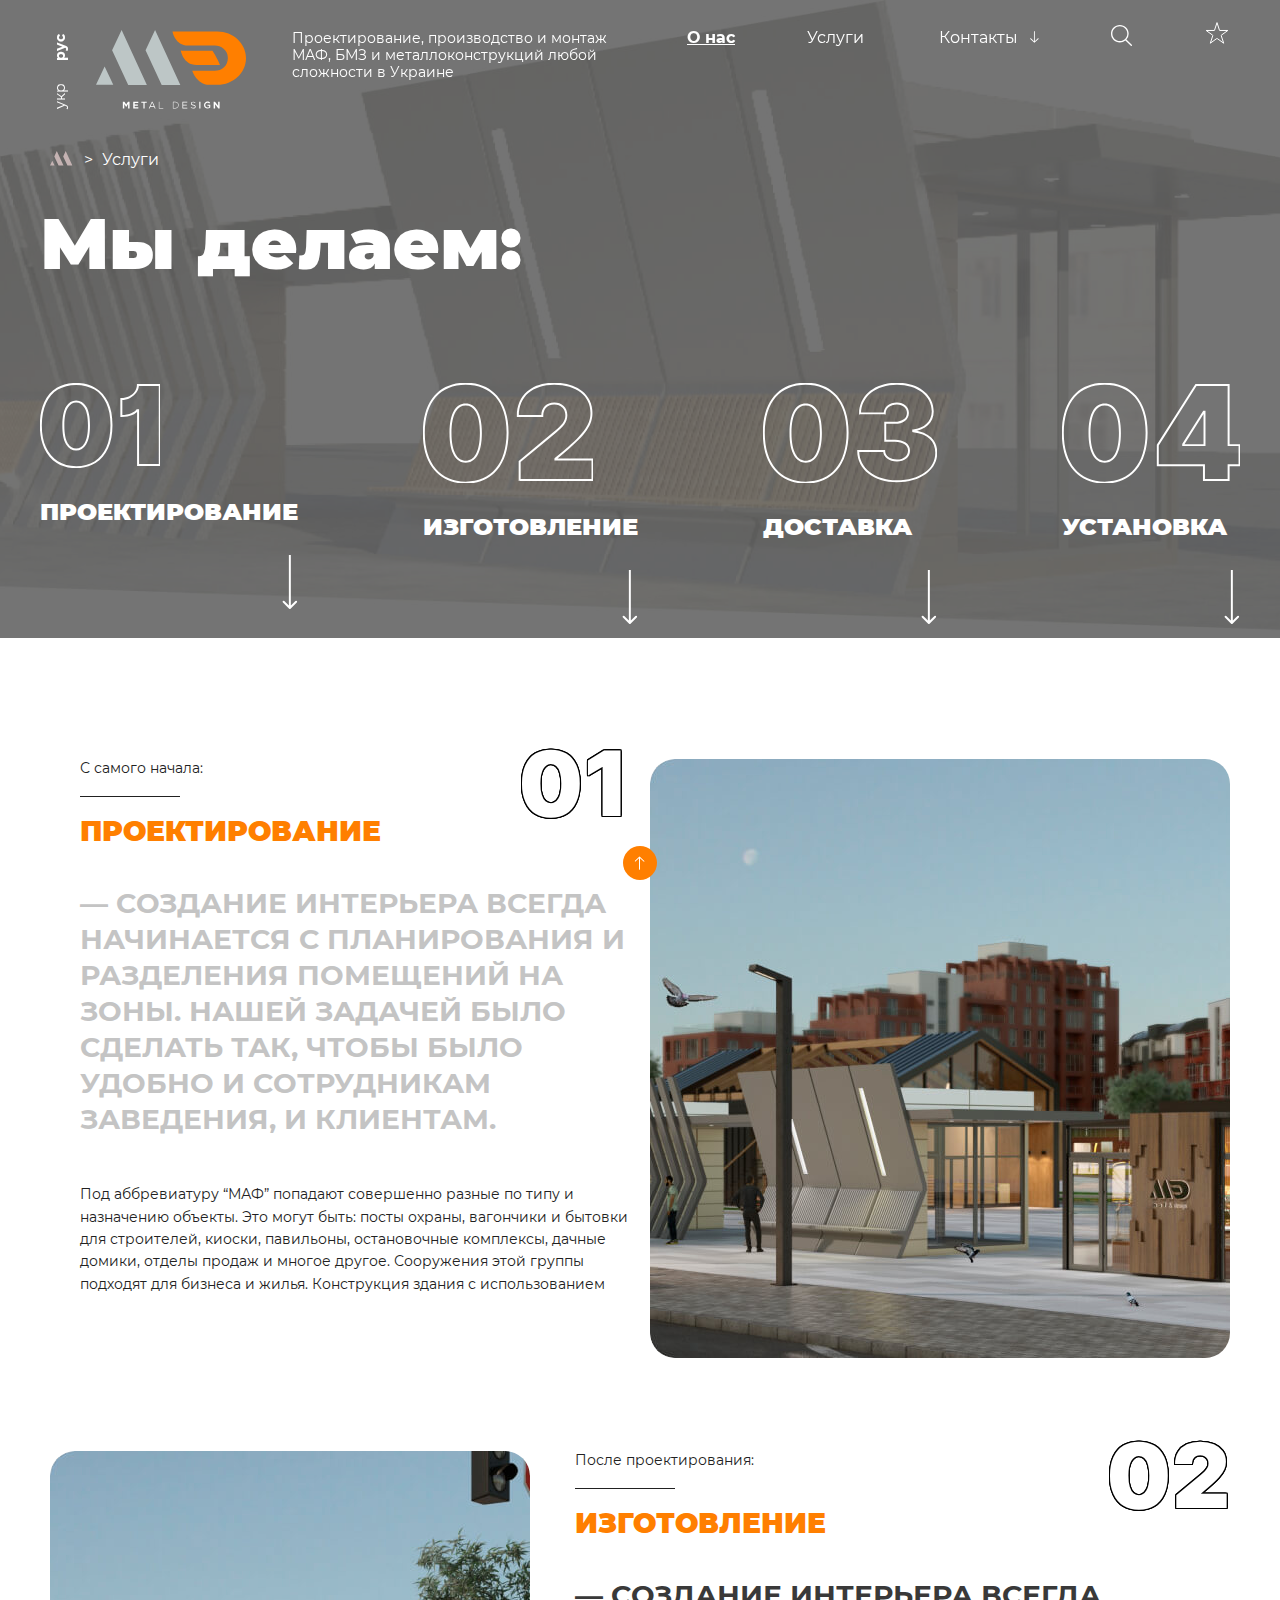
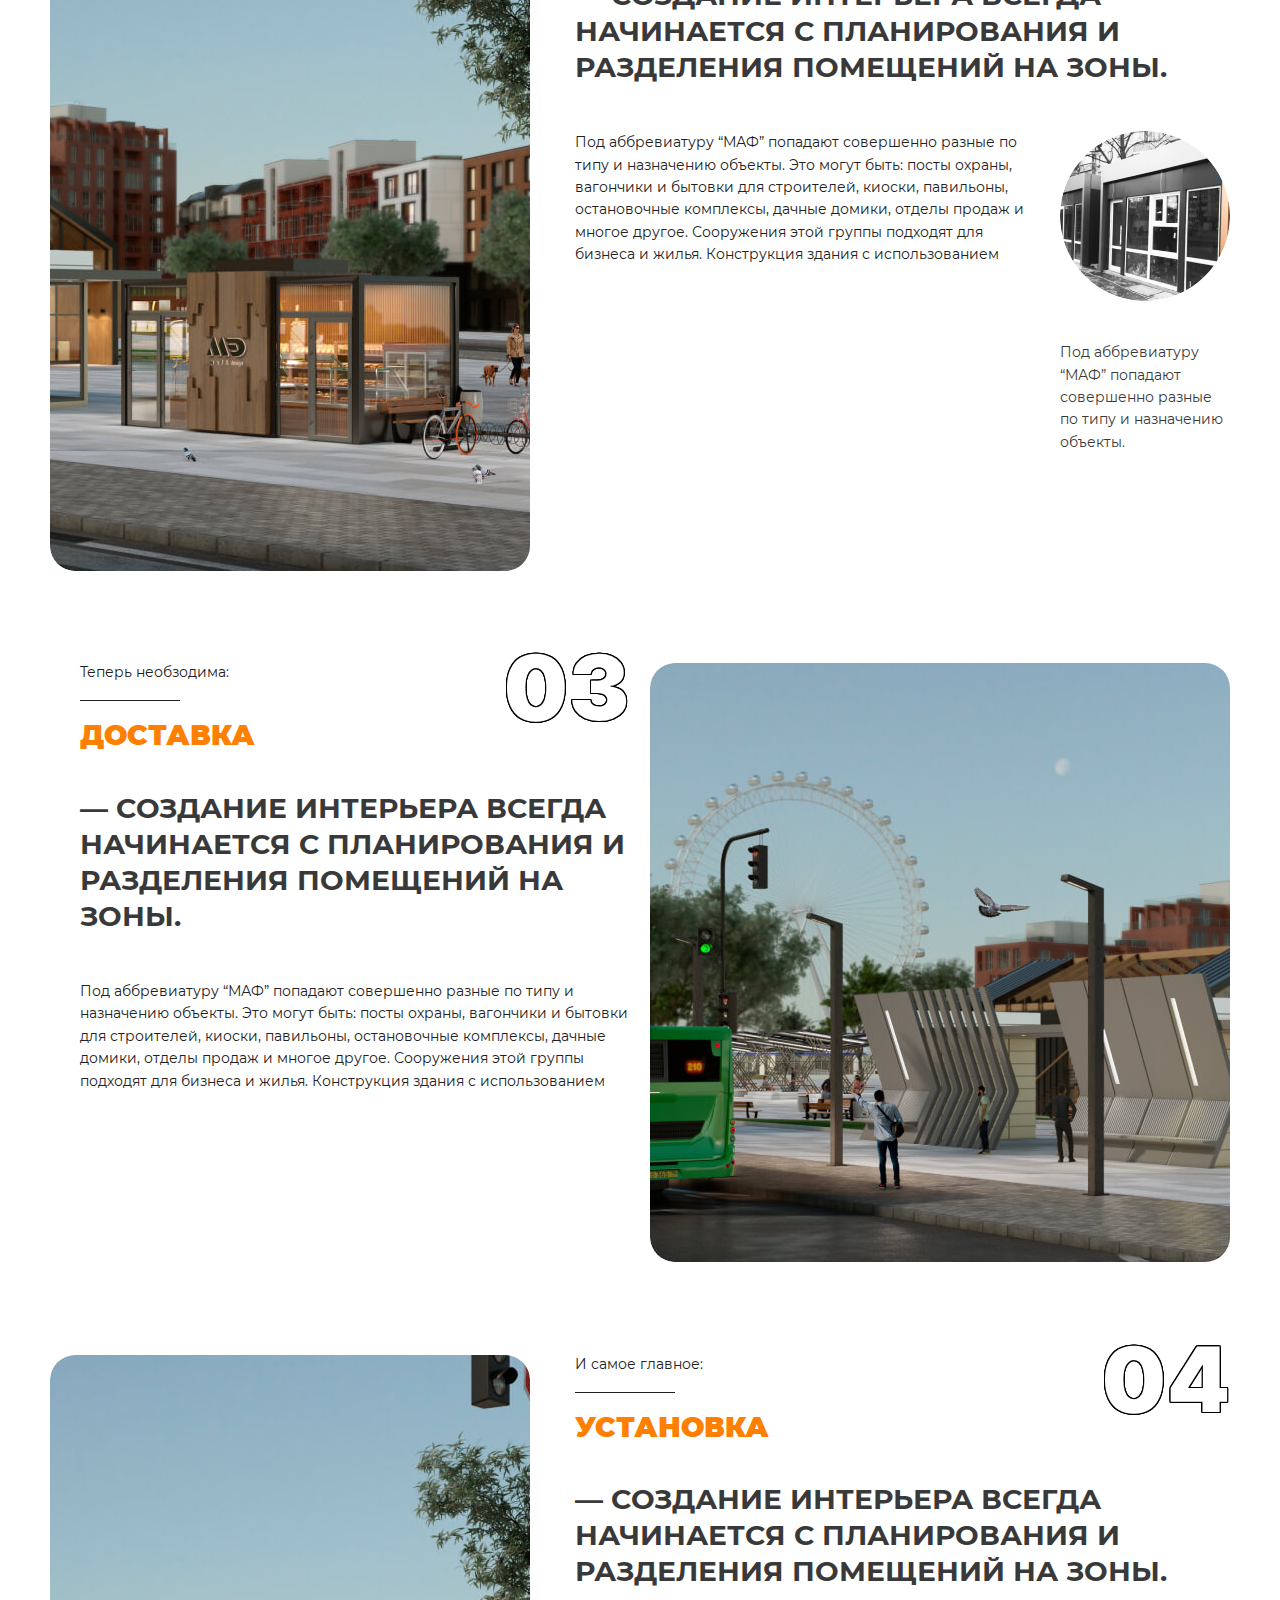
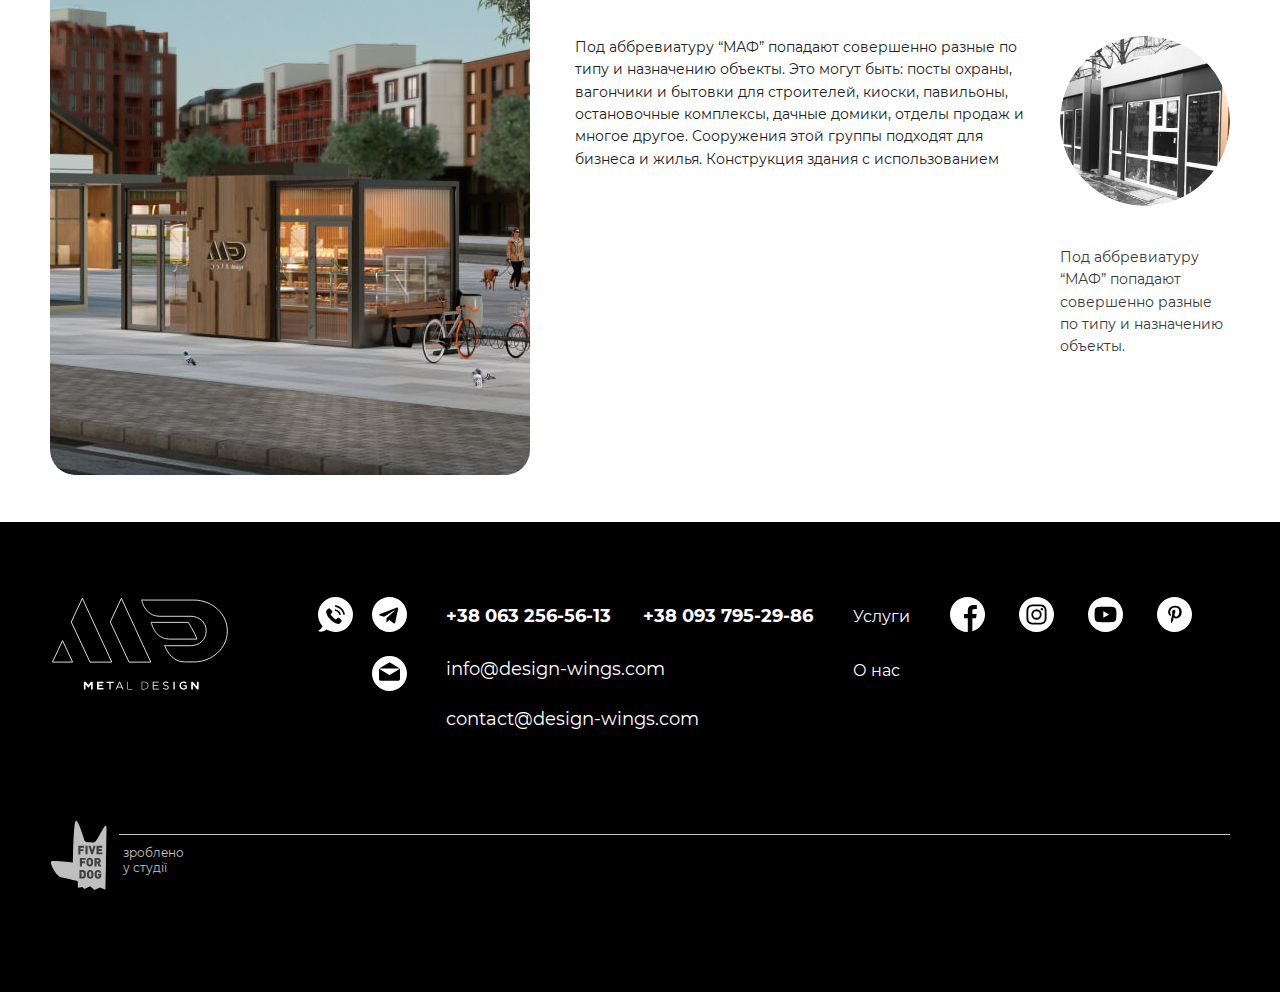
<file: services.html>
<!DOCTYPE html>
<html lang="ru" class="md-html">
  <head>
    <meta charset="utf-8">
    <title>Услуги</title>
    <meta name="description" content="">
    <link rel="icon" href="img/favicon.png">
    <meta name="viewport" content="width=device-width">
    <link rel="stylesheet" href="css/main.css">
  </head>
  <body class="md-body">
    <header class="header ">
      <div class="header-cover"></div>
      <div class="wrapper">
        <div class="header-inner">
          <div class="header-logo-block">
            <ul class="header-langs">
              <li class="active"><a href="#">рус</a></li>
              <li><a href="#">укр</a></li>
            </ul><a href="index.html" class="header-logo logo-std"><img src="img/header-logo.svg" alt="alt"></a><a href="index.html" class="header-logo logo-mini"><img src="img/logo-mini.svg" alt="alt"></a><a href="index.html" class="header-logo logo-monochrome"><img src="img/logo-monochrome.svg" alt="alt"></a>
            <div class="header-logo-text">Проектирование, производство и монтаж МАФ, БМЗ и металлоконструкций любой сложности в Украине</div>
          </div>
          <div class="header-right">
            <ul class="header-menu">
              <li class="header-menu__item header-menu__item--mob"><a href="catalog.html" title="МАФЫ">МАФЫ</a></li>
              <li class="header-menu__item header-menu__item--mob"><a href="catalog.html" title="БМЗ">БМЗ</a></li>
              <li class="header-menu__item header-menu__item--mob"><a href="catalog.html" title="Металлоконструкции">Металлоконструкции</a></li>
              <li class="header-menu__item active"><a href="about.html" title="О нас">О нас</a></li>
              <li class="header-menu__item"><a href="services.html" title="Услуги">Услуги</a></li>
              <li class="header-menu__item tooltipsted header-contacts"><span title="Контакты" class="header-menu__link-span">Контакты
                      <svg class="icon icon-arrow-down ">
                        <use xlink:href="img/icons-svg/symbol/sprite.svg#arrow-down"></use>
                      </svg></span>
                <div class="header-popup header-contacts-popup">
                  <div class="contacts-popup__top">
                    <div class="header-logo-text">Проектирование, производство и монтаж МАФ, БМЗ и металлоконструкций любой сложности в Украине</div>
                    <div class="header-popup__title">Metal design corp.
                      <div>WINGS of DESIGN</div>
                    </div>
                    <div class="header-popup__addr">Харьков, <br>Полтавский шлях, 6, <br>офис 310</div>
                  </div>
                  <ul class="md-socials md-socials--vert">
                    <li><a href="#">
                            <svg class="icon icon-viber ">
                              <use xlink:href="img/icons-svg/symbol/sprite.svg#viber"></use>
                            </svg></a></li>
                    <li><a href="#">
                            <svg class="icon icon-telegram ">
                              <use xlink:href="img/icons-svg/symbol/sprite.svg#telegram"></use>
                            </svg></a></li>
                    <li><a href="#">
                            <svg class="icon icon-mail ">
                              <use xlink:href="img/icons-svg/symbol/sprite.svg#mail"></use>
                            </svg></a></li>
                  </ul>
                  <div class="contacts-popup__bottom">
                    <ul class="md-socials md-socials--vert">
                      <li><a href="#">
                              <svg class="icon icon-viber ">
                                <use xlink:href="img/icons-svg/symbol/sprite.svg#viber"></use>
                              </svg></a></li>
                      <li><a href="#">
                              <svg class="icon icon-telegram ">
                                <use xlink:href="img/icons-svg/symbol/sprite.svg#telegram"></use>
                              </svg></a></li>
                      <li><a href="#">
                              <svg class="icon icon-mail ">
                                <use xlink:href="img/icons-svg/symbol/sprite.svg#mail"></use>
                              </svg></a></li>
                    </ul>
                    <div class="contacts-popup__requisites">
                      <div class="header-popup__tels">
                        <p><a href="tel:+38063256613">+38 063 256-56-13 </a></p>
                        <p><a href="tel:+38093795-986">+38 093 795-29-86</a></p>
                      </div>
                      <div class="header-popup__mail">
                        <p><a href="mailto:info@design-wings.com">info@design-wings.com</a></p>
                        <p><a href="mailto:contact@design-wings.com">contact@design-wings.com</a></p>
                      </div>
                    </div>
                    <ul class="md-socials">
                      <li><a href="#">
                              <svg class="icon icon-fb ">
                                <use xlink:href="img/icons-svg/symbol/sprite.svg#fb"></use>
                              </svg></a></li>
                      <li><a href="#">
                              <svg class="icon icon-inst ">
                                <use xlink:href="img/icons-svg/symbol/sprite.svg#inst"></use>
                              </svg></a></li>
                      <li><a href="#">
                              <svg class="icon icon-yt ">
                                <use xlink:href="img/icons-svg/symbol/sprite.svg#yt"></use>
                              </svg></a></li>
                      <li><a href="#">
                              <svg class="icon icon-pint ">
                                <use xlink:href="img/icons-svg/symbol/sprite.svg#pint"></use>
                              </svg></a></li>
                    </ul>
                  </div>
                </div>
              </li>
              <li class="header-menu__item header-search">
                <label class="header-search__label">
                  <input type="text" name="" placeholder="Поиск.." class="header-search__field"><span class="header-search__icon">
                        <svg class="icon icon-magnifier ">
                          <use xlink:href="img/icons-svg/symbol/sprite.svg#magnifier"></use>
                        </svg></span>
                </label><a href="#">
                      <svg class="icon icon-magnifier ">
                        <use xlink:href="img/icons-svg/symbol/sprite.svg#magnifier"></use>
                      </svg></a>
              </li>
              <li class="header-menu__item tooltipsted header-favourites"><a href="favorites.html" class="header-menu__hidden-text">Избранное</a><span class="header-menu__star"></span></li>
            </ul>
            <div class="md-favorites-name"><span>Александр 77</span></div>
            <div class="header-burger"></div>
          </div>
          <div class="header-popup header-enter-popup">
            <div class="enter-popup-mob-link"><a href="favorites.html" class="header-menu__hidden-text">Избранное</a><span class="header-menu__star"></span></div>
            <div class="header-popup__title">Войдите <br>или зарегистрируйтесь</div>
            <form action="#" class="md-form header-enter-popup__start">
              <label class="md-form-label">
                <input type="text" name="" placeholder="Телефон">
              </label>
              <label class="md-form-label">
                <input type="text" name="" placeholder="Пароль">
              </label>
              <label class="md-form-label-check">
                <input type="checkbox" name=""><span class="false-check"></span>
                <spam class="check-text">Запомните меня</spam>
              </label>
              <button class="button button-white">Войти</button><a href="#" id="reg-button" class="button">Зарегистрироваться</a><a href="#" class="pass-forgot">Забыли пароль?</a>
            </form>
            <form action="#" class="md-form header-enter-popup__reg">
              <label class="md-form-label">
                <input type="text" name="" placeholder="Имя">
              </label>
              <label class="md-form-label">
                <input type="text" name="" placeholder="Телефон">
              </label>
              <label class="md-form-label">
                <input type="text" name="" placeholder="Электропочта">
              </label>
              <label class="md-form-label">
                <input type="text" name="" placeholder="Пароль">
              </label>
              <button class="button button-white">Зарегистрироваться</button><a href="#" id="enter-button" class="enter">Войти</a>
            </form>
          </div>
        </div>
      </div>
    </header>
    <div class="md-cover"></div>
    <div class="md-services">
      <section style="background-image: url(img/services-page/visual.jpg)" class="page-visual">
        <div class="wrapper">
          <div class="md-breadcrumbs">
            <ul>
              <li><a href="#">
                      <svg class="icon icon-breadcrumbs-logo ">
                        <use xlink:href="img/icons-svg/symbol/sprite.svg#breadcrumbs-logo"></use>
                      </svg></a></li>
              <li><a href="#">Услуги</a></li>
            </ul>
          </div>
          <h1>Мы делаем:</h1>
        </div>
        <div class="wrapper services-options"><a href="#projecting" class="services-option md-anchor-link">
            <div class="services-option__inner">
              <div class="services-option__num"><img src="img/main-page/numbers/01.svg" alt="alt"></div>
              <div class="services-option__title">проектирование</div>
                  <svg class="icon icon-arrow-down-long ">
                    <use xlink:href="img/icons-svg/symbol/sprite.svg#arrow-down-long"></use>
                  </svg>
            </div></a><a href="#production" class="services-option md-anchor-link">
            <div class="services-option__inner">
              <div class="services-option__num"><img src="img/main-page/numbers/02.svg" alt="alt"></div>
              <div class="services-option__title">ИЗГОТОВЛЕНИЕ</div>
                  <svg class="icon icon-arrow-down-long ">
                    <use xlink:href="img/icons-svg/symbol/sprite.svg#arrow-down-long"></use>
                  </svg>
            </div></a><a href="#delivery" class="services-option md-anchor-link">
            <div class="services-option__inner">
              <div class="services-option__num"><img src="img/main-page/numbers/03.svg" alt="alt"></div>
              <div class="services-option__title">доставка</div>
                  <svg class="icon icon-arrow-down-long ">
                    <use xlink:href="img/icons-svg/symbol/sprite.svg#arrow-down-long"></use>
                  </svg>
            </div></a><a href="#installation" class="services-option md-anchor-link">
            <div class="services-option__inner">
              <div class="services-option__num"><img src="img/main-page/numbers/04.svg" alt="alt"></div>
              <div class="services-option__title">установка</div>
                  <svg class="icon icon-arrow-down-long ">
                    <use xlink:href="img/icons-svg/symbol/sprite.svg#arrow-down-long"></use>
                  </svg>
            </div></a>
        </div>
      </section>
      <section class="services-content">
        <div id="projecting" class="services-chapter">
          <div class="wrapper">
            <div class="services-chapter__text">
              <div class="services-chapter__header">
                <div class="services-chapter__title">
                  <div class="md__underlined">С самого начала:</div>
                  <h3>ПРОЕКТИРОВАНИЕ</h3>
                </div>
                <div class="prod-section__num">01</div>
              </div>
              <div class="md-headline">— Создание интерьера всегда начинается с планирования и разделения помещений на зоны. Нашей задачей было сделать так, чтобы было удобно и сотрудникам заведения, и клиентам.</div>
              <div class="services-chapter__bottom">
                <p class="md-pargf">Под аббревиатуру “МАФ” попадают совершенно разные по типу и назначению объекты. Это могут быть: посты охраны, вагончики и бытовки для строителей, киоски, павильоны, остановочные комплексы, дачные домики, отделы продаж и многое другое. Сооружения этой группы подходят для бизнеса и жилья. Конструкция здания с использованием</p>
                <div class="services-chapter__avatar">
                  <div><img src="img/services-page/service-av.jpg" alt="alt"></div>
                  <p class="md-pargf">Под аббревиатуру “МАФ” попадают совершенно разные по типу и назначению объекты.</p>
                </div>
              </div>
            </div>
            <div class="services-chapter__photo">
              <div style="background-image: url(img/services-page/01.jpg)" class="services-chapter__img"></div>
            </div>
          </div>
        </div>
        <div id="production" class="services-chapter">
          <div class="wrapper">
            <div class="services-chapter__text">
              <div class="services-chapter__header">
                <div class="services-chapter__title">
                  <div class="md__underlined">После проектирования:</div>
                  <h3>ИЗГОТОВЛЕНИЕ</h3>
                </div>
                <div class="prod-section__num">02</div>
              </div>
              <div class="md-headline">— Создание интерьера всегда начинается с планирования и разделения помещений на зоны.</div>
              <div class="services-chapter__bottom">
                <p class="md-pargf">Под аббревиатуру “МАФ” попадают совершенно разные по типу и назначению объекты. Это могут быть: посты охраны, вагончики и бытовки для строителей, киоски, павильоны, остановочные комплексы, дачные домики, отделы продаж и многое другое. Сооружения этой группы подходят для бизнеса и жилья. Конструкция здания с использованием</p>
                <div class="services-chapter__avatar">
                  <div><img src="img/services-page/service-av.jpg" alt="alt"></div>
                  <p class="md-pargf">Под аббревиатуру “МАФ” попадают совершенно разные по типу и назначению объекты.</p>
                </div>
              </div>
            </div>
            <div class="services-chapter__photo">
              <div style="background-image: url(img/services-page/02.jpg)" class="services-chapter__img"></div>
            </div>
          </div>
        </div>
        <div id="delivery" class="services-chapter">
          <div class="wrapper">
            <div class="services-chapter__text">
              <div class="services-chapter__header">
                <div class="services-chapter__title">
                  <div class="md__underlined">Теперь необзодима:</div>
                  <h3>Доставка</h3>
                </div>
                <div class="prod-section__num">03</div>
              </div>
              <div class="md-headline">— Создание интерьера всегда начинается с планирования и разделения помещений на зоны.</div>
              <div class="services-chapter__bottom">
                <p class="md-pargf">Под аббревиатуру “МАФ” попадают совершенно разные по типу и назначению объекты. Это могут быть: посты охраны, вагончики и бытовки для строителей, киоски, павильоны, остановочные комплексы, дачные домики, отделы продаж и многое другое. Сооружения этой группы подходят для бизнеса и жилья. Конструкция здания с использованием</p>
                <div class="services-chapter__avatar">
                  <div><img src="img/services-page/service-av.jpg" alt="alt"></div>
                  <p class="md-pargf">Под аббревиатуру “МАФ” попадают совершенно разные по типу и назначению объекты.</p>
                </div>
              </div>
            </div>
            <div class="services-chapter__photo">
              <div style="background-image: url(img/services-page/03.jpg)" class="services-chapter__img"></div>
            </div>
          </div>
        </div>
        <div id="installation" class="services-chapter">
          <div class="wrapper">
            <div class="services-chapter__text">
              <div class="services-chapter__header">
                <div class="services-chapter__title">
                  <div class="md__underlined">И самое главное:</div>
                  <h3>установка</h3>
                </div>
                <div class="prod-section__num">04</div>
              </div>
              <div class="md-headline">— Создание интерьера всегда начинается с планирования и разделения помещений на зоны.</div>
              <div class="services-chapter__bottom">
                <p class="md-pargf">Под аббревиатуру “МАФ” попадают совершенно разные по типу и назначению объекты. Это могут быть: посты охраны, вагончики и бытовки для строителей, киоски, павильоны, остановочные комплексы, дачные домики, отделы продаж и многое другое. Сооружения этой группы подходят для бизнеса и жилья. Конструкция здания с использованием</p>
                <div class="services-chapter__avatar">
                  <div><img src="img/services-page/service-av.jpg" alt="alt"></div>
                  <p class="md-pargf">Под аббревиатуру “МАФ” попадают совершенно разные по типу и назначению объекты.</p>
                </div>
              </div>
            </div>
            <div class="services-chapter__photo">
              <div style="background-image: url(img/services-page/04.jpg)" class="services-chapter__img"></div>
            </div>
          </div>
        </div>
      </section>
    </div>
    <footer class="footer">
      <div class="footer-top">
        <div class="wrapper"><a href="#" class="footer-logo"><img src="img/logo-footer.svg" alt="alt"></a>
          <div class="footer-contacts">
            <ul class="md-socials">
              <li><a href="#">
                      <svg class="icon icon-viber ">
                        <use xlink:href="img/icons-svg/symbol/sprite.svg#viber"></use>
                      </svg></a></li>
              <li><a href="#">
                      <svg class="icon icon-telegram ">
                        <use xlink:href="img/icons-svg/symbol/sprite.svg#telegram"></use>
                      </svg></a></li>
              <li><a href="#">
                      <svg class="icon icon-mail ">
                        <use xlink:href="img/icons-svg/symbol/sprite.svg#mail"></use>
                      </svg></a></li>
            </ul>
            <div class="footer-contacts__column">
              <ul class="md-socials">
                <li><a href="#">
                        <svg class="icon icon-viber ">
                          <use xlink:href="img/icons-svg/symbol/sprite.svg#viber"></use>
                        </svg></a></li>
                <li><a href="#">
                        <svg class="icon icon-telegram ">
                          <use xlink:href="img/icons-svg/symbol/sprite.svg#telegram"></use>
                        </svg></a></li>
                <li><a href="#">
                        <svg class="icon icon-mail ">
                          <use xlink:href="img/icons-svg/symbol/sprite.svg#mail"></use>
                        </svg></a></li>
              </ul>
              <div class="footer-phones">
                <p><a href="tel:+380632565613">	+38 063 256-56-13</a></p>
                <p><a href="tel:+380937952986">+38 093 795-29-86 </a></p>
              </div>
              <div class="footer-mail">
                <p><a href="mailto:info@design-wings.com">info@design-wings.com</a></p>
                <p><a href="mailto:contact@design-wings.com">contact@design-wings.com</a></p>
              </div>
            </div>
            <ul class="footer-menu">
              <li class="footer-menu__item--mob footer-menu__mafs"><a href="catalog.html" title="МАФЫ">МАФЫ</a></li>
              <li class="footer-menu__item--mob footer-menu__bmz"><a href="catalog.html" title="БМЗ">БМЗ</a></li>
              <li class="footer-menu__item--mob footer-menu__metalls"><a href="catalog.html" title="Металлоконструкции">Металлоконструкции</a></li>
              <li class="footer-menu__services"><a href="services.html" title="Услуги">Услуги</a></li>
              <li class="footer-menu__about"><a href="about.html" title="О нас">О нас</a></li>
            </ul>
          </div>
          <div class="footer-socials">
            <ul class="md-socials">
              <li><a href="#">
                      <svg class="icon icon-fb ">
                        <use xlink:href="img/icons-svg/symbol/sprite.svg#fb"></use>
                      </svg></a></li>
              <li><a href="#">
                      <svg class="icon icon-inst ">
                        <use xlink:href="img/icons-svg/symbol/sprite.svg#inst"></use>
                      </svg></a></li>
              <li><a href="#">
                      <svg class="icon icon-yt ">
                        <use xlink:href="img/icons-svg/symbol/sprite.svg#yt"></use>
                      </svg></a></li>
              <li><a href="#">
                      <svg class="icon icon-pint ">
                        <use xlink:href="img/icons-svg/symbol/sprite.svg#pint"></use>
                      </svg></a></li>
            </ul>
          </div>
        </div>
      </div>
      <div class="footer-bottom">
        <div class="wrapper">
          <div class="footer-copyright">
            <div class="footer-copyright__line"></div>
            <div class="footer-copyright__logo"><a href="#"><img src="img/ffd-logo.svg" alt="alt"></a>
              <p>зроблено <br>у студії </p>
            </div>
          </div>
        </div>
      </div>
    </footer>
    <div id="md-to-page-top" class="md-arrow-rounded md-to-page-top">
          <svg class="icon icon-arrow-left ">
            <use xlink:href="img/icons-svg/symbol/sprite.svg#arrow-left"></use>
          </svg>
    </div>
    <div id="callback-popup" class="md-callback-popup mfp-hide">
      <div class="callback-popup-title">Оставьте заявку!</div>
      <form action="#" class="md-form header-enter-popup__start">
        <label class="md-form-label">
          <input type="text" name="" placeholder="Имя">
        </label>
        <label class="md-form-label">
          <input type="text" name="" placeholder="Телефон">
        </label>
        <label class="md-form-label">
          <input type="text" name="" placeholder="Електропочта">
        </label>
        <label class="md-form-label">
          <textarea name="" placeholder="Ваш текст"></textarea>
        </label>
        <button class="button button-white">Отправить </button>
      </form>
    </div>
    <script src="js/libs/jquery/jquery-1.11.2.min.js"></script>
    <script type="text/javascript" src="js/libs/svg4everybody/svg4everybody.min.js" async onload="svg4everybody();"></script>
    <script src="js/libs/magnific-popup/dist/jquery.magnific-popup.min.js"></script>
    <script src="js/common.js"></script>
  </body>
</html>
</file>
<file: css/main.css>
@charset "UTF-8";

@font-face {
  font-family: "MontserratRegular";
  font-style: normal;
  font-weight: normal;
  src: url("../fonts/MontserratRegular/Montserrat-Regular.eot?#iefix") format("embedded-opentype"), url("../fonts/MontserratRegular/Montserrat-Regular.woff") format("woff"), url("../fonts/MontserratRegular/Montserrat-Regular.ttf") format("truetype");
}

@font-face {
  font-family: "MontserratBold";
  font-style: normal;
  font-weight: normal;
  src: url("../fonts/MontserratBold/Montserrat-Bold.eot?#iefix") format("embedded-opentype"), url("../fonts/MontserratBold/Montserrat-Bold.woff") format("woff"), url("../fonts/MontserratBold/Montserrat-Bold.ttf") format("truetype");
}

@font-face {
  font-family: "MontserratBlack";
  font-style: normal;
  font-weight: normal;
  src: url("../fonts/MontserratBlack/Montserrat-Black.eot?#iefix") format("embedded-opentype"), url("../fonts/MontserratBlack/Montserrat-Black.woff") format("woff"), url("../fonts/MontserratBlack/Montserrat-Black.ttf") format("truetype");
}

@font-face {
  font-family: "InterBlack";
  font-style: normal;
  font-weight: normal;
  src: url("../fonts/Inter/Inter-Black.eot?#iefix") format("embedded-opentype"), url("../fonts/Inter/Inter-Black.woff") format("woff"), url("../fonts/Inter/Inter-Black.ttf") format("truetype");
}

/* Slider */

.slick-slider {
  position: relative;
  display: block;
  -webkit-box-sizing: border-box;
  box-sizing: border-box;
  -webkit-user-select: none;
  -moz-user-select: none;
  -ms-user-select: none;
  user-select: none;
  -webkit-touch-callout: none;
  -khtml-user-select: none;
  -ms-touch-action: pan-y;
  touch-action: pan-y;
  -webkit-tap-highlight-color: transparent;
}

.slick-list {
  position: relative;
  display: block;
  overflow: hidden;
  margin: 0;
  padding: 0;
}

.slick-list:focus {
  outline: none;
}

.slick-list.dragging {
  cursor: pointer;
  cursor: hand;
}

.slick-slider .slick-track,
.slick-slider .slick-list {
  -webkit-transform: translate3d(0, 0, 0);
  -ms-transform: translate3d(0, 0, 0);
  transform: translate3d(0, 0, 0);
}

.slick-track {
  position: relative;
  top: 0;
  left: 0;
  display: block;
  margin-left: auto;
  margin-right: auto;
}

.slick-track:before,
.slick-track:after {
  display: table;
  content: '';
}

.slick-track:after {
  clear: both;
}

.slick-loading .slick-track {
  visibility: hidden;
}

.slick-slide {
  display: none;
  float: left;
  height: 100%;
  min-height: 1px;
}

[dir='rtl'] .slick-slide {
  float: right;
}

.slick-slide img {
  display: block;
}

.slick-slide.slick-loading img {
  display: none;
}

.slick-slide.dragging img {
  pointer-events: none;
}

.slick-initialized .slick-slide {
  display: block;
}

.slick-loading .slick-slide {
  visibility: hidden;
}

.slick-vertical .slick-slide {
  display: block;
  height: auto;
  border: 1px solid transparent;
}

.slick-arrow.slick-hidden {
  display: none;
}

/* Slider */

.slick-loading .slick-list {
  background: #fff url("../js/libs/slick/slick/ajax-loader.gif") center center no-repeat;
}

/* Icons */

@font-face {
  font-family: 'slick';
  font-weight: normal;
  font-style: normal;
  src: url("../js/libs/slick/fonts/slick.eot");
  src: url("../js/libs/slick/fonts/slick.eot?#iefix") format("embedded-opentype"), url("../js/libs/slick/fonts/slick.woff") format("woff"), url("../js/libs/slick/fonts/slick.ttf") format("truetype"), url("../js/libs/slick/fonts/slick.svg#slick") format("svg");
}

/* Arrows */

.slick-prev,
.slick-next {
  font-size: 0;
  line-height: 0;
  position: absolute;
  top: 50%;
  display: block;
  width: 20px;
  height: 20px;
  padding: 0;
  -webkit-transform: translate(0, -50%);
  -ms-transform: translate(0, -50%);
  transform: translate(0, -50%);
  cursor: pointer;
  color: transparent;
  border: none;
  outline: none;
  background: transparent;
}

.slick-prev:hover,
.slick-prev:focus,
.slick-next:hover,
.slick-next:focus {
  color: transparent;
  outline: none;
  background: transparent;
}

.slick-prev:hover:before,
.slick-prev:focus:before,
.slick-next:hover:before,
.slick-next:focus:before {
  opacity: 1;
}

.slick-prev.slick-disabled:before,
.slick-next.slick-disabled:before {
  opacity: .25;
}

.slick-prev:before,
.slick-next:before {
  font-family: 'slick';
  font-size: 20px;
  line-height: 1;
  opacity: .75;
  color: white;
  -webkit-font-smoothing: antialiased;
  -moz-osx-font-smoothing: grayscale;
}

.slick-prev {
  left: -25px;
}

[dir='rtl'] .slick-prev {
  right: -25px;
  left: auto;
}

.slick-prev:before {
  content: '←';
}

[dir='rtl'] .slick-prev:before {
  content: '→';
}

.slick-next {
  right: -25px;
}

[dir='rtl'] .slick-next {
  right: auto;
  left: -25px;
}

.slick-next:before {
  content: '→';
}

[dir='rtl'] .slick-next:before {
  content: '←';
}

/* Dots */

.slick-dotted.slick-slider {
  margin-bottom: 30px;
}

.slick-dots {
  position: absolute;
  bottom: -25px;
  display: block;
  width: 100%;
  padding: 0;
  margin: 0;
  list-style: none;
  text-align: center;
}

.slick-dots li {
  position: relative;
  display: inline-block;
  width: 20px;
  height: 20px;
  margin: 0 5px;
  padding: 0;
  cursor: pointer;
}

.slick-dots li button {
  font-size: 0;
  line-height: 0;
  display: block;
  width: 20px;
  height: 20px;
  padding: 5px;
  cursor: pointer;
  color: transparent;
  border: 0;
  outline: none;
  background: transparent;
}

.slick-dots li button:hover,
.slick-dots li button:focus {
  outline: none;
}

.slick-dots li button:hover:before,
.slick-dots li button:focus:before {
  opacity: 1;
}

.slick-dots li button:before {
  font-family: 'slick';
  font-size: 6px;
  line-height: 20px;
  position: absolute;
  top: 0;
  left: 0;
  width: 20px;
  height: 20px;
  content: '•';
  text-align: center;
  opacity: .25;
  color: black;
  -webkit-font-smoothing: antialiased;
  -moz-osx-font-smoothing: grayscale;
}

.slick-dots li.slick-active button:before {
  opacity: .75;
  color: black;
}

/*
 * CSS Styles that are needed by jScrollPane for it to operate correctly.
 *
 * Include this stylesheet in your site or copy and paste the styles below into your stylesheet - jScrollPane
 * may not operate correctly without them.
 */

.jspContainer {
  overflow: hidden;
  position: relative;
}

.jspPane {
  position: absolute;
}

.jspVerticalBar {
  background: red;
  height: 100%;
  position: absolute;
  left: 0;
  top: 0;
  width: 16px;
}

.jspHorizontalBar {
  background: red;
  bottom: 0;
  height: 16px;
  left: 0;
  position: absolute;
  width: 100%;
}

.jspCap {
  display: none;
}

.jspHorizontalBar .jspCap {
  float: left;
}

.jspTrack {
  background: #dde;
  position: relative;
}

.jspDrag {
  background: #bbd;
  cursor: pointer;
  left: 0;
  position: relative;
  top: 0;
}

.jspHorizontalBar .jspTrack,
.jspHorizontalBar .jspDrag {
  float: left;
  height: 100%;
}

.jspArrow {
  background: #50506d;
  cursor: pointer;
  direction: ltr;
  display: block;
  margin: 0;
  padding: 0;
  text-indent: -20000px;
}

.jspDisabled {
  background: #80808d;
  cursor: default;
}

.jspVerticalBar .jspArrow {
  height: 16px;
}

.jspHorizontalBar .jspArrow {
  float: left;
  height: 100%;
  width: 16px;
}

.jspVerticalBar .jspArrow:focus {
  border: 1px solid red;
  outline: none;
}

.jspCorner {
  background: #eeeef4;
  float: left;
  height: 100%;
}

/* Yuk! CSS Hack for IE6 3 pixel bug :( */

* html .jspCorner {
  margin: 0 -3px 0 0;
}

/* Magnific Popup CSS */

.mfp-bg {
  top: 0;
  left: 0;
  width: 100%;
  height: 100%;
  z-index: 1042;
  overflow: hidden;
  position: fixed;
  background: #0b0b0b;
  opacity: 0.8;
}

.mfp-wrap {
  top: 0;
  left: 0;
  width: 100%;
  height: 100%;
  z-index: 1043;
  position: fixed;
  outline: none !important;
  -webkit-backface-visibility: hidden;
}

.mfp-container {
  text-align: center;
  position: absolute;
  width: 100%;
  height: 100%;
  left: 0;
  top: 0;
  padding: 0 8px;
  -webkit-box-sizing: border-box;
  box-sizing: border-box;
}

.mfp-container:before {
  content: '';
  display: inline-block;
  height: 100%;
  vertical-align: middle;
}

.mfp-align-top .mfp-container:before {
  display: none;
}

.mfp-content {
  position: relative;
  display: inline-block;
  vertical-align: middle;
  margin: 0 auto;
  text-align: left;
  z-index: 1045;
}

.mfp-inline-holder .mfp-content,
.mfp-ajax-holder .mfp-content {
  width: 100%;
  cursor: auto;
}

.mfp-ajax-cur {
  cursor: progress;
}

.mfp-zoom-out-cur,
.mfp-zoom-out-cur .mfp-image-holder .mfp-close {
  cursor: -webkit-zoom-out;
  cursor: zoom-out;
}

.mfp-zoom {
  cursor: pointer;
  cursor: -webkit-zoom-in;
  cursor: zoom-in;
}

.mfp-auto-cursor .mfp-content {
  cursor: auto;
}

.mfp-close,
.mfp-arrow,
.mfp-preloader,
.mfp-counter {
  -webkit-user-select: none;
  -moz-user-select: none;
  -ms-user-select: none;
  user-select: none;
}

.mfp-loading.mfp-figure {
  display: none;
}

.mfp-hide {
  display: none !important;
}

.mfp-preloader {
  color: #CCC;
  position: absolute;
  top: 50%;
  width: auto;
  text-align: center;
  margin-top: -0.8em;
  left: 8px;
  right: 8px;
  z-index: 1044;
}

.mfp-preloader a {
  color: #CCC;
}

.mfp-preloader a:hover {
  color: #FFF;
}

.mfp-s-ready .mfp-preloader {
  display: none;
}

.mfp-s-error .mfp-content {
  display: none;
}

button.mfp-close,
button.mfp-arrow {
  overflow: visible;
  cursor: pointer;
  background: transparent;
  border: 0;
  -webkit-appearance: none;
  display: block;
  outline: none;
  padding: 0;
  z-index: 1046;
  -webkit-box-shadow: none;
  box-shadow: none;
  -ms-touch-action: manipulation;
  touch-action: manipulation;
}

button::-moz-focus-inner {
  padding: 0;
  border: 0;
}

.mfp-close {
  width: 44px;
  height: 44px;
  line-height: 44px;
  position: absolute;
  right: 0;
  top: 0;
  text-decoration: none;
  text-align: center;
  opacity: 0.65;
  padding: 0 0 18px 10px;
  color: #FFF;
  font-style: normal;
  font-size: 28px;
  font-family: Arial, Baskerville, monospace;
}

.mfp-close:hover,
.mfp-close:focus {
  opacity: 1;
}

.mfp-close:active {
  top: 1px;
}

.mfp-close-btn-in .mfp-close {
  color: #333;
}

.mfp-image-holder .mfp-close,
.mfp-iframe-holder .mfp-close {
  color: #FFF;
  right: -6px;
  text-align: right;
  padding-right: 6px;
  width: 100%;
}

.mfp-counter {
  position: absolute;
  top: 0;
  right: 0;
  color: #CCC;
  font-size: 12px;
  line-height: 18px;
  white-space: nowrap;
}

.mfp-arrow {
  position: absolute;
  opacity: 0.65;
  margin: 0;
  top: 50%;
  margin-top: -55px;
  padding: 0;
  width: 90px;
  height: 110px;
  -webkit-tap-highlight-color: transparent;
}

.mfp-arrow:active {
  margin-top: -54px;
}

.mfp-arrow:hover,
.mfp-arrow:focus {
  opacity: 1;
}

.mfp-arrow:before,
.mfp-arrow:after {
  content: '';
  display: block;
  width: 0;
  height: 0;
  position: absolute;
  left: 0;
  top: 0;
  margin-top: 35px;
  margin-left: 35px;
  border: medium inset transparent;
}

.mfp-arrow:after {
  border-top-width: 13px;
  border-bottom-width: 13px;
  top: 8px;
}

.mfp-arrow:before {
  border-top-width: 21px;
  border-bottom-width: 21px;
  opacity: 0.7;
}

.mfp-arrow-left {
  left: 0;
}

.mfp-arrow-left:after {
  border-right: 17px solid #FFF;
  margin-left: 31px;
}

.mfp-arrow-left:before {
  margin-left: 25px;
  border-right: 27px solid #3F3F3F;
}

.mfp-arrow-right {
  right: 0;
}

.mfp-arrow-right:after {
  border-left: 17px solid #FFF;
  margin-left: 39px;
}

.mfp-arrow-right:before {
  border-left: 27px solid #3F3F3F;
}

.mfp-iframe-holder {
  padding-top: 40px;
  padding-bottom: 40px;
}

.mfp-iframe-holder .mfp-content {
  line-height: 0;
  width: 100%;
  max-width: 900px;
}

.mfp-iframe-holder .mfp-close {
  top: -40px;
}

.mfp-iframe-scaler {
  width: 100%;
  height: 0;
  overflow: hidden;
  padding-top: 56.25%;
}

.mfp-iframe-scaler iframe {
  position: absolute;
  display: block;
  top: 0;
  left: 0;
  width: 100%;
  height: 100%;
  -webkit-box-shadow: 0 0 8px rgba(0, 0, 0, 0.6);
  box-shadow: 0 0 8px rgba(0, 0, 0, 0.6);
  background: #000;
}

/* Main image in popup */

img.mfp-img {
  width: auto;
  max-width: 100%;
  height: auto;
  display: block;
  line-height: 0;
  -webkit-box-sizing: border-box;
  box-sizing: border-box;
  padding: 40px 0 40px;
  margin: 0 auto;
}

/* The shadow behind the image */

.mfp-figure {
  line-height: 0;
}

.mfp-figure:after {
  content: '';
  position: absolute;
  left: 0;
  top: 40px;
  bottom: 40px;
  display: block;
  right: 0;
  width: auto;
  height: auto;
  z-index: -1;
  -webkit-box-shadow: 0 0 8px rgba(0, 0, 0, 0.6);
  box-shadow: 0 0 8px rgba(0, 0, 0, 0.6);
  background: #444;
}

.mfp-figure small {
  color: #BDBDBD;
  display: block;
  font-size: 12px;
  line-height: 14px;
}

.mfp-figure figure {
  margin: 0;
}

.mfp-bottom-bar {
  margin-top: -36px;
  position: absolute;
  top: 100%;
  left: 0;
  width: 100%;
  cursor: auto;
}

.mfp-title {
  text-align: left;
  line-height: 18px;
  color: #F3F3F3;
  word-wrap: break-word;
  padding-right: 36px;
}

.mfp-image-holder .mfp-content {
  max-width: 100%;
}

.mfp-gallery .mfp-image-holder .mfp-figure {
  cursor: pointer;
}

/*! jQuery UI - v1.12.1 - 2019-03-11
* http://jqueryui.com
* Includes: core.css, menu.css, selectmenu.css, button.css, theme.css
* To view and modify this theme, visit http://jqueryui.com/themeroller/?scope=&folderName=base&cornerRadiusShadow=8px&offsetLeftShadow=0px&offsetTopShadow=0px&thicknessShadow=5px&opacityShadow=30&bgImgOpacityShadow=0&bgTextureShadow=flat&bgColorShadow=666666&opacityOverlay=30&bgImgOpacityOverlay=0&bgTextureOverlay=flat&bgColorOverlay=aaaaaa&iconColorError=cc0000&fcError=5f3f3f&borderColorError=f1a899&bgTextureError=flat&bgColorError=fddfdf&iconColorHighlight=777620&fcHighlight=777620&borderColorHighlight=dad55e&bgTextureHighlight=flat&bgColorHighlight=fffa90&iconColorActive=ffffff&fcActive=ffffff&borderColorActive=003eff&bgTextureActive=flat&bgColorActive=007fff&iconColorHover=555555&fcHover=2b2b2b&borderColorHover=cccccc&bgTextureHover=flat&bgColorHover=ededed&iconColorDefault=777777&fcDefault=454545&borderColorDefault=c5c5c5&bgTextureDefault=flat&bgColorDefault=f6f6f6&iconColorContent=444444&fcContent=333333&borderColorContent=dddddd&bgTextureContent=flat&bgColorContent=ffffff&iconColorHeader=444444&fcHeader=333333&borderColorHeader=dddddd&bgTextureHeader=flat&bgColorHeader=e9e9e9&cornerRadius=3px&fwDefault=normal&fsDefault=1em&ffDefault=Arial%2CHelvetica%2Csans-serif
* Copyright jQuery Foundation and other contributors; Licensed MIT */

.ui-helper-hidden {
  display: none;
}

.ui-helper-hidden-accessible {
  border: 0;
  clip: rect(0 0 0 0);
  height: 1px;
  margin: -1px;
  overflow: hidden;
  padding: 0;
  position: absolute;
  width: 1px;
}

.ui-helper-reset {
  margin: 0;
  padding: 0;
  border: 0;
  outline: 0;
  line-height: 1.3;
  text-decoration: none;
  font-size: 100%;
  list-style: none;
}

.ui-helper-clearfix:before,
.ui-helper-clearfix:after {
  content: "";
  display: table;
  border-collapse: collapse;
}

.ui-helper-clearfix:after {
  clear: both;
}

.ui-helper-zfix {
  width: 100%;
  height: 100%;
  top: 0;
  left: 0;
  position: absolute;
  opacity: 0;
  filter: Alpha(Opacity=0);
}

.ui-front {
  z-index: 100;
}

.ui-state-disabled {
  cursor: default !important;
  pointer-events: none;
}

.ui-icon {
  display: inline-block;
  vertical-align: middle;
  margin-top: -.25em;
  position: relative;
  text-indent: -99999px;
  overflow: hidden;
  background-repeat: no-repeat;
}

.ui-widget-icon-block {
  left: 50%;
  margin-left: -8px;
  display: block;
}

.ui-widget-overlay {
  position: fixed;
  top: 0;
  left: 0;
  width: 100%;
  height: 100%;
}

.ui-menu {
  list-style: none;
  padding: 0;
  margin: 0;
  display: block;
  outline: 0;
}

.ui-menu .ui-menu {
  position: absolute;
}

.ui-menu .ui-menu-item {
  margin: 0;
  cursor: pointer;
  list-style-image: url("[data-uri]");
}

.ui-menu .ui-menu-item-wrapper {
  position: relative;
  padding: 3px 1em 3px .4em;
}

.ui-menu .ui-menu-divider {
  margin: 5px 0;
  height: 0;
  font-size: 0;
  line-height: 0;
  border-width: 1px 0 0 0;
}

.ui-menu .ui-state-focus,
.ui-menu .ui-state-active {
  margin: -1px;
}

.ui-menu-icons {
  position: relative;
}

.ui-menu-icons .ui-menu-item-wrapper {
  padding-left: 2em;
}

.ui-menu .ui-icon {
  position: absolute;
  top: 0;
  bottom: 0;
  left: .2em;
  margin: auto 0;
}

.ui-menu .ui-menu-icon {
  left: auto;
  right: 0;
}

.ui-selectmenu-menu {
  padding: 0;
  margin: 0;
  position: absolute;
  top: 0;
  left: 0;
  display: none;
}

.ui-selectmenu-menu .ui-menu {
  overflow: auto;
  overflow-x: hidden;
  padding-bottom: 1px;
}

.ui-selectmenu-menu .ui-menu .ui-selectmenu-optgroup {
  font-size: 1em;
  font-weight: bold;
  line-height: 1.5;
  padding: 2px 0.4em;
  margin: 0.5em 0 0 0;
  height: auto;
  border: 0;
}

.ui-selectmenu-open {
  display: block;
}

.ui-selectmenu-text {
  display: block;
  margin-right: 20px;
  overflow: hidden;
  text-overflow: ellipsis;
}

.ui-selectmenu-button.ui-button {
  text-align: left;
  white-space: nowrap;
  width: 14em;
}

.ui-selectmenu-icon.ui-icon {
  float: right;
  margin-top: 0;
}

.ui-button {
  padding: .4em 1em;
  display: inline-block;
  position: relative;
  line-height: normal;
  margin-right: .1em;
  cursor: pointer;
  vertical-align: middle;
  text-align: center;
  -webkit-user-select: none;
  -moz-user-select: none;
  -ms-user-select: none;
  user-select: none;
  overflow: visible;
}

.ui-button,
.ui-button:link,
.ui-button:visited,
.ui-button:hover,
.ui-button:active {
  text-decoration: none;
}

.ui-button-icon-only {
  width: 2em;
  -webkit-box-sizing: border-box;
  box-sizing: border-box;
  text-indent: -9999px;
  white-space: nowrap;
}

input.ui-button.ui-button-icon-only {
  text-indent: 0;
}

.ui-button-icon-only .ui-icon {
  position: absolute;
  top: 50%;
  left: 50%;
  margin-top: -8px;
  margin-left: -8px;
}

.ui-button.ui-icon-notext .ui-icon {
  padding: 0;
  width: 2.1em;
  height: 2.1em;
  text-indent: -9999px;
  white-space: nowrap;
}

input.ui-button.ui-icon-notext .ui-icon {
  width: auto;
  height: auto;
  text-indent: 0;
  white-space: normal;
  padding: .4em 1em;
}

input.ui-button::-moz-focus-inner,
button.ui-button::-moz-focus-inner {
  border: 0;
  padding: 0;
}

.ui-widget {
  font-family: Arial,Helvetica,sans-serif;
  font-size: 1em;
}

.ui-widget .ui-widget {
  font-size: 1em;
}

.ui-widget input,
.ui-widget select,
.ui-widget textarea,
.ui-widget button {
  font-family: Arial,Helvetica,sans-serif;
  font-size: 1em;
}

.ui-widget.ui-widget-content {
  border: 1px solid #c5c5c5;
}

.ui-widget-content {
  border: 1px solid #ddd;
  background: #fff;
  color: #333;
}

.ui-widget-content a {
  color: #333;
}

.ui-widget-header {
  border: 1px solid #ddd;
  background: #e9e9e9;
  color: #333;
  font-weight: bold;
}

.ui-widget-header a {
  color: #333;
}

.ui-state-default,
.ui-widget-content .ui-state-default,
.ui-widget-header .ui-state-default,
.ui-button,
html .ui-button.ui-state-disabled:hover,
html .ui-button.ui-state-disabled:active {
  border: 1px solid #c5c5c5;
  background: #f6f6f6;
  font-weight: normal;
  color: #454545;
}

.ui-state-default a,
.ui-state-default a:link,
.ui-state-default a:visited,
a.ui-button,
a:link.ui-button,
a:visited.ui-button,
.ui-button {
  color: #454545;
  text-decoration: none;
}

.ui-state-hover,
.ui-widget-content .ui-state-hover,
.ui-widget-header .ui-state-hover,
.ui-state-focus,
.ui-widget-content .ui-state-focus,
.ui-widget-header .ui-state-focus,
.ui-button:hover,
.ui-button:focus {
  border: 1px solid #ccc;
  background: #ededed;
  font-weight: normal;
  color: #2b2b2b;
}

.ui-state-hover a,
.ui-state-hover a:hover,
.ui-state-hover a:link,
.ui-state-hover a:visited,
.ui-state-focus a,
.ui-state-focus a:hover,
.ui-state-focus a:link,
.ui-state-focus a:visited,
a.ui-button:hover,
a.ui-button:focus {
  color: #2b2b2b;
  text-decoration: none;
}

.ui-visual-focus {
  -webkit-box-shadow: 0 0 3px 1px #5e9ed6;
  box-shadow: 0 0 3px 1px #5e9ed6;
}

.ui-state-active,
.ui-widget-content .ui-state-active,
.ui-widget-header .ui-state-active,
a.ui-button:active,
.ui-button:active,
.ui-button.ui-state-active:hover {
  border: 1px solid #003eff;
  background: #007fff;
  font-weight: normal;
  color: #fff;
}

.ui-icon-background,
.ui-state-active .ui-icon-background {
  border: #003eff;
  background-color: #fff;
}

.ui-state-active a,
.ui-state-active a:link,
.ui-state-active a:visited {
  color: #fff;
  text-decoration: none;
}

.ui-state-highlight,
.ui-widget-content .ui-state-highlight,
.ui-widget-header .ui-state-highlight {
  border: 1px solid #dad55e;
  background: #fffa90;
  color: #777620;
}

.ui-state-checked {
  border: 1px solid #dad55e;
  background: #fffa90;
}

.ui-state-highlight a,
.ui-widget-content .ui-state-highlight a,
.ui-widget-header .ui-state-highlight a {
  color: #777620;
}

.ui-state-error,
.ui-widget-content .ui-state-error,
.ui-widget-header .ui-state-error {
  border: 1px solid #f1a899;
  background: #fddfdf;
  color: #5f3f3f;
}

.ui-state-error a,
.ui-widget-content .ui-state-error a,
.ui-widget-header .ui-state-error a {
  color: #5f3f3f;
}

.ui-state-error-text,
.ui-widget-content .ui-state-error-text,
.ui-widget-header .ui-state-error-text {
  color: #5f3f3f;
}

.ui-priority-primary,
.ui-widget-content .ui-priority-primary,
.ui-widget-header .ui-priority-primary {
  font-weight: bold;
}

.ui-priority-secondary,
.ui-widget-content .ui-priority-secondary,
.ui-widget-header .ui-priority-secondary {
  opacity: .7;
  filter: Alpha(Opacity=70);
  font-weight: normal;
}

.ui-state-disabled,
.ui-widget-content .ui-state-disabled,
.ui-widget-header .ui-state-disabled {
  opacity: .35;
  filter: Alpha(Opacity=35);
  background-image: none;
}

.ui-state-disabled .ui-icon {
  filter: Alpha(Opacity=35);
}

.ui-icon {
  width: 16px;
  height: 16px;
}

.ui-icon,
.ui-widget-content .ui-icon {
  background-image: url("images/ui-icons_444444_256x240.png");
}

.ui-widget-header .ui-icon {
  background-image: url("images/ui-icons_444444_256x240.png");
}

.ui-state-hover .ui-icon,
.ui-state-focus .ui-icon,
.ui-button:hover .ui-icon,
.ui-button:focus .ui-icon {
  background-image: url("images/ui-icons_555555_256x240.png");
}

.ui-state-active .ui-icon,
.ui-button:active .ui-icon {
  background-image: url("images/ui-icons_ffffff_256x240.png");
}

.ui-state-highlight .ui-icon,
.ui-button .ui-state-highlight.ui-icon {
  background-image: url("images/ui-icons_777620_256x240.png");
}

.ui-state-error .ui-icon,
.ui-state-error-text .ui-icon {
  background-image: url("images/ui-icons_cc0000_256x240.png");
}

.ui-button .ui-icon {
  background-image: url("images/ui-icons_777777_256x240.png");
}

.ui-icon-blank {
  background-position: 16px 16px;
}

.ui-icon-caret-1-n {
  background-position: 0 0;
}

.ui-icon-caret-1-ne {
  background-position: -16px 0;
}

.ui-icon-caret-1-e {
  background-position: -32px 0;
}

.ui-icon-caret-1-se {
  background-position: -48px 0;
}

.ui-icon-caret-1-s {
  background-position: -65px 0;
}

.ui-icon-caret-1-sw {
  background-position: -80px 0;
}

.ui-icon-caret-1-w {
  background-position: -96px 0;
}

.ui-icon-caret-1-nw {
  background-position: -112px 0;
}

.ui-icon-caret-2-n-s {
  background-position: -128px 0;
}

.ui-icon-caret-2-e-w {
  background-position: -144px 0;
}

.ui-icon-triangle-1-n {
  background-position: 0 -16px;
}

.ui-icon-triangle-1-ne {
  background-position: -16px -16px;
}

.ui-icon-triangle-1-e {
  background-position: -32px -16px;
}

.ui-icon-triangle-1-se {
  background-position: -48px -16px;
}

.ui-icon-triangle-1-s {
  background-position: -65px -16px;
}

.ui-icon-triangle-1-sw {
  background-position: -80px -16px;
}

.ui-icon-triangle-1-w {
  background-position: -96px -16px;
}

.ui-icon-triangle-1-nw {
  background-position: -112px -16px;
}

.ui-icon-triangle-2-n-s {
  background-position: -128px -16px;
}

.ui-icon-triangle-2-e-w {
  background-position: -144px -16px;
}

.ui-icon-arrow-1-n {
  background-position: 0 -32px;
}

.ui-icon-arrow-1-ne {
  background-position: -16px -32px;
}

.ui-icon-arrow-1-e {
  background-position: -32px -32px;
}

.ui-icon-arrow-1-se {
  background-position: -48px -32px;
}

.ui-icon-arrow-1-s {
  background-position: -65px -32px;
}

.ui-icon-arrow-1-sw {
  background-position: -80px -32px;
}

.ui-icon-arrow-1-w {
  background-position: -96px -32px;
}

.ui-icon-arrow-1-nw {
  background-position: -112px -32px;
}

.ui-icon-arrow-2-n-s {
  background-position: -128px -32px;
}

.ui-icon-arrow-2-ne-sw {
  background-position: -144px -32px;
}

.ui-icon-arrow-2-e-w {
  background-position: -160px -32px;
}

.ui-icon-arrow-2-se-nw {
  background-position: -176px -32px;
}

.ui-icon-arrowstop-1-n {
  background-position: -192px -32px;
}

.ui-icon-arrowstop-1-e {
  background-position: -208px -32px;
}

.ui-icon-arrowstop-1-s {
  background-position: -224px -32px;
}

.ui-icon-arrowstop-1-w {
  background-position: -240px -32px;
}

.ui-icon-arrowthick-1-n {
  background-position: 1px -48px;
}

.ui-icon-arrowthick-1-ne {
  background-position: -16px -48px;
}

.ui-icon-arrowthick-1-e {
  background-position: -32px -48px;
}

.ui-icon-arrowthick-1-se {
  background-position: -48px -48px;
}

.ui-icon-arrowthick-1-s {
  background-position: -64px -48px;
}

.ui-icon-arrowthick-1-sw {
  background-position: -80px -48px;
}

.ui-icon-arrowthick-1-w {
  background-position: -96px -48px;
}

.ui-icon-arrowthick-1-nw {
  background-position: -112px -48px;
}

.ui-icon-arrowthick-2-n-s {
  background-position: -128px -48px;
}

.ui-icon-arrowthick-2-ne-sw {
  background-position: -144px -48px;
}

.ui-icon-arrowthick-2-e-w {
  background-position: -160px -48px;
}

.ui-icon-arrowthick-2-se-nw {
  background-position: -176px -48px;
}

.ui-icon-arrowthickstop-1-n {
  background-position: -192px -48px;
}

.ui-icon-arrowthickstop-1-e {
  background-position: -208px -48px;
}

.ui-icon-arrowthickstop-1-s {
  background-position: -224px -48px;
}

.ui-icon-arrowthickstop-1-w {
  background-position: -240px -48px;
}

.ui-icon-arrowreturnthick-1-w {
  background-position: 0 -64px;
}

.ui-icon-arrowreturnthick-1-n {
  background-position: -16px -64px;
}

.ui-icon-arrowreturnthick-1-e {
  background-position: -32px -64px;
}

.ui-icon-arrowreturnthick-1-s {
  background-position: -48px -64px;
}

.ui-icon-arrowreturn-1-w {
  background-position: -64px -64px;
}

.ui-icon-arrowreturn-1-n {
  background-position: -80px -64px;
}

.ui-icon-arrowreturn-1-e {
  background-position: -96px -64px;
}

.ui-icon-arrowreturn-1-s {
  background-position: -112px -64px;
}

.ui-icon-arrowrefresh-1-w {
  background-position: -128px -64px;
}

.ui-icon-arrowrefresh-1-n {
  background-position: -144px -64px;
}

.ui-icon-arrowrefresh-1-e {
  background-position: -160px -64px;
}

.ui-icon-arrowrefresh-1-s {
  background-position: -176px -64px;
}

.ui-icon-arrow-4 {
  background-position: 0 -80px;
}

.ui-icon-arrow-4-diag {
  background-position: -16px -80px;
}

.ui-icon-extlink {
  background-position: -32px -80px;
}

.ui-icon-newwin {
  background-position: -48px -80px;
}

.ui-icon-refresh {
  background-position: -64px -80px;
}

.ui-icon-shuffle {
  background-position: -80px -80px;
}

.ui-icon-transfer-e-w {
  background-position: -96px -80px;
}

.ui-icon-transferthick-e-w {
  background-position: -112px -80px;
}

.ui-icon-folder-collapsed {
  background-position: 0 -96px;
}

.ui-icon-folder-open {
  background-position: -16px -96px;
}

.ui-icon-document {
  background-position: -32px -96px;
}

.ui-icon-document-b {
  background-position: -48px -96px;
}

.ui-icon-note {
  background-position: -64px -96px;
}

.ui-icon-mail-closed {
  background-position: -80px -96px;
}

.ui-icon-mail-open {
  background-position: -96px -96px;
}

.ui-icon-suitcase {
  background-position: -112px -96px;
}

.ui-icon-comment {
  background-position: -128px -96px;
}

.ui-icon-person {
  background-position: -144px -96px;
}

.ui-icon-print {
  background-position: -160px -96px;
}

.ui-icon-trash {
  background-position: -176px -96px;
}

.ui-icon-locked {
  background-position: -192px -96px;
}

.ui-icon-unlocked {
  background-position: -208px -96px;
}

.ui-icon-bookmark {
  background-position: -224px -96px;
}

.ui-icon-tag {
  background-position: -240px -96px;
}

.ui-icon-home {
  background-position: 0 -112px;
}

.ui-icon-flag {
  background-position: -16px -112px;
}

.ui-icon-calendar {
  background-position: -32px -112px;
}

.ui-icon-cart {
  background-position: -48px -112px;
}

.ui-icon-pencil {
  background-position: -64px -112px;
}

.ui-icon-clock {
  background-position: -80px -112px;
}

.ui-icon-disk {
  background-position: -96px -112px;
}

.ui-icon-calculator {
  background-position: -112px -112px;
}

.ui-icon-zoomin {
  background-position: -128px -112px;
}

.ui-icon-zoomout {
  background-position: -144px -112px;
}

.ui-icon-search {
  background-position: -160px -112px;
}

.ui-icon-wrench {
  background-position: -176px -112px;
}

.ui-icon-gear {
  background-position: -192px -112px;
}

.ui-icon-heart {
  background-position: -208px -112px;
}

.ui-icon-star {
  background-position: -224px -112px;
}

.ui-icon-link {
  background-position: -240px -112px;
}

.ui-icon-cancel {
  background-position: 0 -128px;
}

.ui-icon-plus {
  background-position: -16px -128px;
}

.ui-icon-plusthick {
  background-position: -32px -128px;
}

.ui-icon-minus {
  background-position: -48px -128px;
}

.ui-icon-minusthick {
  background-position: -64px -128px;
}

.ui-icon-close {
  background-position: -80px -128px;
}

.ui-icon-closethick {
  background-position: -96px -128px;
}

.ui-icon-key {
  background-position: -112px -128px;
}

.ui-icon-lightbulb {
  background-position: -128px -128px;
}

.ui-icon-scissors {
  background-position: -144px -128px;
}

.ui-icon-clipboard {
  background-position: -160px -128px;
}

.ui-icon-copy {
  background-position: -176px -128px;
}

.ui-icon-contact {
  background-position: -192px -128px;
}

.ui-icon-image {
  background-position: -208px -128px;
}

.ui-icon-video {
  background-position: -224px -128px;
}

.ui-icon-script {
  background-position: -240px -128px;
}

.ui-icon-alert {
  background-position: 0 -144px;
}

.ui-icon-info {
  background-position: -16px -144px;
}

.ui-icon-notice {
  background-position: -32px -144px;
}

.ui-icon-help {
  background-position: -48px -144px;
}

.ui-icon-check {
  background-position: -64px -144px;
}

.ui-icon-bullet {
  background-position: -80px -144px;
}

.ui-icon-radio-on {
  background-position: -96px -144px;
}

.ui-icon-radio-off {
  background-position: -112px -144px;
}

.ui-icon-pin-w {
  background-position: -128px -144px;
}

.ui-icon-pin-s {
  background-position: -144px -144px;
}

.ui-icon-play {
  background-position: 0 -160px;
}

.ui-icon-pause {
  background-position: -16px -160px;
}

.ui-icon-seek-next {
  background-position: -32px -160px;
}

.ui-icon-seek-prev {
  background-position: -48px -160px;
}

.ui-icon-seek-end {
  background-position: -64px -160px;
}

.ui-icon-seek-start {
  background-position: -80px -160px;
}

.ui-icon-seek-first {
  background-position: -80px -160px;
}

.ui-icon-stop {
  background-position: -96px -160px;
}

.ui-icon-eject {
  background-position: -112px -160px;
}

.ui-icon-volume-off {
  background-position: -128px -160px;
}

.ui-icon-volume-on {
  background-position: -144px -160px;
}

.ui-icon-power {
  background-position: 0 -176px;
}

.ui-icon-signal-diag {
  background-position: -16px -176px;
}

.ui-icon-signal {
  background-position: -32px -176px;
}

.ui-icon-battery-0 {
  background-position: -48px -176px;
}

.ui-icon-battery-1 {
  background-position: -64px -176px;
}

.ui-icon-battery-2 {
  background-position: -80px -176px;
}

.ui-icon-battery-3 {
  background-position: -96px -176px;
}

.ui-icon-circle-plus {
  background-position: 0 -192px;
}

.ui-icon-circle-minus {
  background-position: -16px -192px;
}

.ui-icon-circle-close {
  background-position: -32px -192px;
}

.ui-icon-circle-triangle-e {
  background-position: -48px -192px;
}

.ui-icon-circle-triangle-s {
  background-position: -64px -192px;
}

.ui-icon-circle-triangle-w {
  background-position: -80px -192px;
}

.ui-icon-circle-triangle-n {
  background-position: -96px -192px;
}

.ui-icon-circle-arrow-e {
  background-position: -112px -192px;
}

.ui-icon-circle-arrow-s {
  background-position: -128px -192px;
}

.ui-icon-circle-arrow-w {
  background-position: -144px -192px;
}

.ui-icon-circle-arrow-n {
  background-position: -160px -192px;
}

.ui-icon-circle-zoomin {
  background-position: -176px -192px;
}

.ui-icon-circle-zoomout {
  background-position: -192px -192px;
}

.ui-icon-circle-check {
  background-position: -208px -192px;
}

.ui-icon-circlesmall-plus {
  background-position: 0 -208px;
}

.ui-icon-circlesmall-minus {
  background-position: -16px -208px;
}

.ui-icon-circlesmall-close {
  background-position: -32px -208px;
}

.ui-icon-squaresmall-plus {
  background-position: -48px -208px;
}

.ui-icon-squaresmall-minus {
  background-position: -64px -208px;
}

.ui-icon-squaresmall-close {
  background-position: -80px -208px;
}

.ui-icon-grip-dotted-vertical {
  background-position: 0 -224px;
}

.ui-icon-grip-dotted-horizontal {
  background-position: -16px -224px;
}

.ui-icon-grip-solid-vertical {
  background-position: -32px -224px;
}

.ui-icon-grip-solid-horizontal {
  background-position: -48px -224px;
}

.ui-icon-gripsmall-diagonal-se {
  background-position: -64px -224px;
}

.ui-icon-grip-diagonal-se {
  background-position: -80px -224px;
}

.ui-corner-all,
.ui-corner-top,
.ui-corner-left,
.ui-corner-tl {
  -webkit-border-top-left-radius: 3px;
  border-top-left-radius: 3px;
}

.ui-corner-all,
.ui-corner-top,
.ui-corner-right,
.ui-corner-tr {
  -webkit-border-top-right-radius: 3px;
  border-top-right-radius: 3px;
}

.ui-corner-all,
.ui-corner-bottom,
.ui-corner-left,
.ui-corner-bl {
  -webkit-border-bottom-left-radius: 3px;
  border-bottom-left-radius: 3px;
}

.ui-corner-all,
.ui-corner-bottom,
.ui-corner-right,
.ui-corner-br {
  -webkit-border-bottom-right-radius: 3px;
  border-bottom-right-radius: 3px;
}

.ui-widget-overlay {
  background: #aaa;
  opacity: .3;
  filter: Alpha(Opacity=30);
}

.ui-widget-shadow {
  -webkit-box-shadow: 0 0 5px #666;
  box-shadow: 0 0 5px #666;
}

/*!
 * jQuery UI CSS Framework 1.12.1
 * http://jqueryui.com
 *
 * Copyright jQuery Foundation and other contributors
 * Released under the MIT license.
 * http://jquery.org/license
 *
 * http://api.jqueryui.com/category/theming/
 *
 * To view and modify this theme, visit http://jqueryui.com/themeroller/?scope=&folderName=base&cornerRadiusShadow=8px&offsetLeftShadow=0px&offsetTopShadow=0px&thicknessShadow=5px&opacityShadow=30&bgImgOpacityShadow=0&bgTextureShadow=flat&bgColorShadow=666666&opacityOverlay=30&bgImgOpacityOverlay=0&bgTextureOverlay=flat&bgColorOverlay=aaaaaa&iconColorError=cc0000&fcError=5f3f3f&borderColorError=f1a899&bgTextureError=flat&bgColorError=fddfdf&iconColorHighlight=777620&fcHighlight=777620&borderColorHighlight=dad55e&bgTextureHighlight=flat&bgColorHighlight=fffa90&iconColorActive=ffffff&fcActive=ffffff&borderColorActive=003eff&bgTextureActive=flat&bgColorActive=007fff&iconColorHover=555555&fcHover=2b2b2b&borderColorHover=cccccc&bgTextureHover=flat&bgColorHover=ededed&iconColorDefault=777777&fcDefault=454545&borderColorDefault=c5c5c5&bgTextureDefault=flat&bgColorDefault=f6f6f6&iconColorContent=444444&fcContent=333333&borderColorContent=dddddd&bgTextureContent=flat&bgColorContent=ffffff&iconColorHeader=444444&fcHeader=333333&borderColorHeader=dddddd&bgTextureHeader=flat&bgColorHeader=e9e9e9&cornerRadius=3px&fwDefault=normal&fsDefault=1em&ffDefault=Arial%2CHelvetica%2Csans-serif
 */

/* Component containers
----------------------------------*/

.ui-widget {
  font-family: Arial,Helvetica,sans-serif;
  font-size: 1em;
}

.ui-widget .ui-widget {
  font-size: 1em;
}

.ui-widget input,
.ui-widget select,
.ui-widget textarea,
.ui-widget button {
  font-family: Arial,Helvetica,sans-serif;
  font-size: 1em;
}

.ui-widget.ui-widget-content {
  border: 1px solid #c5c5c5;
}

.ui-widget-content {
  border: 1px solid #dddddd;
  background: #ffffff;
  color: #333333;
}

.ui-widget-content a {
  color: #333333;
}

.ui-widget-header {
  border: 1px solid #dddddd;
  background: #e9e9e9;
  color: #333333;
  font-weight: bold;
}

.ui-widget-header a {
  color: #333333;
}

/* Interaction states
----------------------------------*/

.ui-state-default,
.ui-widget-content .ui-state-default,
.ui-widget-header .ui-state-default,
.ui-button,
html .ui-button.ui-state-disabled:hover,
html .ui-button.ui-state-disabled:active {
  border: 1px solid #c5c5c5;
  background: #f6f6f6;
  font-weight: normal;
  color: #454545;
}

.ui-state-default a,
.ui-state-default a:link,
.ui-state-default a:visited,
a.ui-button,
a:link.ui-button,
a:visited.ui-button,
.ui-button {
  color: #454545;
  text-decoration: none;
}

.ui-state-hover,
.ui-widget-content .ui-state-hover,
.ui-widget-header .ui-state-hover,
.ui-state-focus,
.ui-widget-content .ui-state-focus,
.ui-widget-header .ui-state-focus,
.ui-button:hover,
.ui-button:focus {
  border: 1px solid #cccccc;
  background: #ededed;
  font-weight: normal;
  color: #2b2b2b;
}

.ui-state-hover a,
.ui-state-hover a:hover,
.ui-state-hover a:link,
.ui-state-hover a:visited,
.ui-state-focus a,
.ui-state-focus a:hover,
.ui-state-focus a:link,
.ui-state-focus a:visited,
a.ui-button:hover,
a.ui-button:focus {
  color: #2b2b2b;
  text-decoration: none;
}

.ui-visual-focus {
  -webkit-box-shadow: 0 0 3px 1px #5e9ed6;
  box-shadow: 0 0 3px 1px #5e9ed6;
}

.ui-state-active,
.ui-widget-content .ui-state-active,
.ui-widget-header .ui-state-active,
a.ui-button:active,
.ui-button:active,
.ui-button.ui-state-active:hover {
  border: 1px solid #003eff;
  background: #007fff;
  font-weight: normal;
  color: #ffffff;
}

.ui-icon-background,
.ui-state-active .ui-icon-background {
  border: #003eff;
  background-color: #ffffff;
}

.ui-state-active a,
.ui-state-active a:link,
.ui-state-active a:visited {
  color: #ffffff;
  text-decoration: none;
}

/* Interaction Cues
----------------------------------*/

.ui-state-highlight,
.ui-widget-content .ui-state-highlight,
.ui-widget-header .ui-state-highlight {
  border: 1px solid #dad55e;
  background: #fffa90;
  color: #777620;
}

.ui-state-checked {
  border: 1px solid #dad55e;
  background: #fffa90;
}

.ui-state-highlight a,
.ui-widget-content .ui-state-highlight a,
.ui-widget-header .ui-state-highlight a {
  color: #777620;
}

.ui-state-error,
.ui-widget-content .ui-state-error,
.ui-widget-header .ui-state-error {
  border: 1px solid #f1a899;
  background: #fddfdf;
  color: #5f3f3f;
}

.ui-state-error a,
.ui-widget-content .ui-state-error a,
.ui-widget-header .ui-state-error a {
  color: #5f3f3f;
}

.ui-state-error-text,
.ui-widget-content .ui-state-error-text,
.ui-widget-header .ui-state-error-text {
  color: #5f3f3f;
}

.ui-priority-primary,
.ui-widget-content .ui-priority-primary,
.ui-widget-header .ui-priority-primary {
  font-weight: bold;
}

.ui-priority-secondary,
.ui-widget-content .ui-priority-secondary,
.ui-widget-header .ui-priority-secondary {
  opacity: .7;
  filter: Alpha(Opacity=70);
  /* support: IE8 */
  font-weight: normal;
}

.ui-state-disabled,
.ui-widget-content .ui-state-disabled,
.ui-widget-header .ui-state-disabled {
  opacity: .35;
  filter: Alpha(Opacity=35);
  /* support: IE8 */
  background-image: none;
}

.ui-state-disabled .ui-icon {
  filter: Alpha(Opacity=35);
  /* support: IE8 - See #6059 */
}

/* Icons
----------------------------------*/

/* states and images */

.ui-icon {
  width: 16px;
  height: 16px;
}

.ui-icon,
.ui-widget-content .ui-icon {
  background-image: url("../js/libs/jquery-ui/images/ui-icons_444444_256x240.png");
}

.ui-widget-header .ui-icon {
  background-image: url("../js/libs/jquery-ui/images/ui-icons_444444_256x240.png");
}

.ui-state-hover .ui-icon,
.ui-state-focus .ui-icon,
.ui-button:hover .ui-icon,
.ui-button:focus .ui-icon {
  background-image: url("../js/libs/jquery-ui/images/ui-icons_555555_256x240.png");
}

.ui-state-active .ui-icon,
.ui-button:active .ui-icon {
  background-image: url("../js/libs/jquery-ui/images/ui-icons_ffffff_256x240.png");
}

.ui-state-highlight .ui-icon,
.ui-button .ui-state-highlight.ui-icon {
  background-image: url("../js/libs/jquery-ui/images/ui-icons_777620_256x240.png");
}

.ui-state-error .ui-icon,
.ui-state-error-text .ui-icon {
  background-image: url("../js/libs/jquery-ui/images/ui-icons_cc0000_256x240.png");
}

.ui-button .ui-icon {
  background-image: url("../js/libs/jquery-ui/images/ui-icons_777777_256x240.png");
}

/* positioning */

.ui-icon-blank {
  background-position: 16px 16px;
}

.ui-icon-caret-1-n {
  background-position: 0 0;
}

.ui-icon-caret-1-ne {
  background-position: -16px 0;
}

.ui-icon-caret-1-e {
  background-position: -32px 0;
}

.ui-icon-caret-1-se {
  background-position: -48px 0;
}

.ui-icon-caret-1-s {
  background-position: -65px 0;
}

.ui-icon-caret-1-sw {
  background-position: -80px 0;
}

.ui-icon-caret-1-w {
  background-position: -96px 0;
}

.ui-icon-caret-1-nw {
  background-position: -112px 0;
}

.ui-icon-caret-2-n-s {
  background-position: -128px 0;
}

.ui-icon-caret-2-e-w {
  background-position: -144px 0;
}

.ui-icon-triangle-1-n {
  background-position: 0 -16px;
}

.ui-icon-triangle-1-ne {
  background-position: -16px -16px;
}

.ui-icon-triangle-1-e {
  background-position: -32px -16px;
}

.ui-icon-triangle-1-se {
  background-position: -48px -16px;
}

.ui-icon-triangle-1-s {
  background-position: -65px -16px;
}

.ui-icon-triangle-1-sw {
  background-position: -80px -16px;
}

.ui-icon-triangle-1-w {
  background-position: -96px -16px;
}

.ui-icon-triangle-1-nw {
  background-position: -112px -16px;
}

.ui-icon-triangle-2-n-s {
  background-position: -128px -16px;
}

.ui-icon-triangle-2-e-w {
  background-position: -144px -16px;
}

.ui-icon-arrow-1-n {
  background-position: 0 -32px;
}

.ui-icon-arrow-1-ne {
  background-position: -16px -32px;
}

.ui-icon-arrow-1-e {
  background-position: -32px -32px;
}

.ui-icon-arrow-1-se {
  background-position: -48px -32px;
}

.ui-icon-arrow-1-s {
  background-position: -65px -32px;
}

.ui-icon-arrow-1-sw {
  background-position: -80px -32px;
}

.ui-icon-arrow-1-w {
  background-position: -96px -32px;
}

.ui-icon-arrow-1-nw {
  background-position: -112px -32px;
}

.ui-icon-arrow-2-n-s {
  background-position: -128px -32px;
}

.ui-icon-arrow-2-ne-sw {
  background-position: -144px -32px;
}

.ui-icon-arrow-2-e-w {
  background-position: -160px -32px;
}

.ui-icon-arrow-2-se-nw {
  background-position: -176px -32px;
}

.ui-icon-arrowstop-1-n {
  background-position: -192px -32px;
}

.ui-icon-arrowstop-1-e {
  background-position: -208px -32px;
}

.ui-icon-arrowstop-1-s {
  background-position: -224px -32px;
}

.ui-icon-arrowstop-1-w {
  background-position: -240px -32px;
}

.ui-icon-arrowthick-1-n {
  background-position: 1px -48px;
}

.ui-icon-arrowthick-1-ne {
  background-position: -16px -48px;
}

.ui-icon-arrowthick-1-e {
  background-position: -32px -48px;
}

.ui-icon-arrowthick-1-se {
  background-position: -48px -48px;
}

.ui-icon-arrowthick-1-s {
  background-position: -64px -48px;
}

.ui-icon-arrowthick-1-sw {
  background-position: -80px -48px;
}

.ui-icon-arrowthick-1-w {
  background-position: -96px -48px;
}

.ui-icon-arrowthick-1-nw {
  background-position: -112px -48px;
}

.ui-icon-arrowthick-2-n-s {
  background-position: -128px -48px;
}

.ui-icon-arrowthick-2-ne-sw {
  background-position: -144px -48px;
}

.ui-icon-arrowthick-2-e-w {
  background-position: -160px -48px;
}

.ui-icon-arrowthick-2-se-nw {
  background-position: -176px -48px;
}

.ui-icon-arrowthickstop-1-n {
  background-position: -192px -48px;
}

.ui-icon-arrowthickstop-1-e {
  background-position: -208px -48px;
}

.ui-icon-arrowthickstop-1-s {
  background-position: -224px -48px;
}

.ui-icon-arrowthickstop-1-w {
  background-position: -240px -48px;
}

.ui-icon-arrowreturnthick-1-w {
  background-position: 0 -64px;
}

.ui-icon-arrowreturnthick-1-n {
  background-position: -16px -64px;
}

.ui-icon-arrowreturnthick-1-e {
  background-position: -32px -64px;
}

.ui-icon-arrowreturnthick-1-s {
  background-position: -48px -64px;
}

.ui-icon-arrowreturn-1-w {
  background-position: -64px -64px;
}

.ui-icon-arrowreturn-1-n {
  background-position: -80px -64px;
}

.ui-icon-arrowreturn-1-e {
  background-position: -96px -64px;
}

.ui-icon-arrowreturn-1-s {
  background-position: -112px -64px;
}

.ui-icon-arrowrefresh-1-w {
  background-position: -128px -64px;
}

.ui-icon-arrowrefresh-1-n {
  background-position: -144px -64px;
}

.ui-icon-arrowrefresh-1-e {
  background-position: -160px -64px;
}

.ui-icon-arrowrefresh-1-s {
  background-position: -176px -64px;
}

.ui-icon-arrow-4 {
  background-position: 0 -80px;
}

.ui-icon-arrow-4-diag {
  background-position: -16px -80px;
}

.ui-icon-extlink {
  background-position: -32px -80px;
}

.ui-icon-newwin {
  background-position: -48px -80px;
}

.ui-icon-refresh {
  background-position: -64px -80px;
}

.ui-icon-shuffle {
  background-position: -80px -80px;
}

.ui-icon-transfer-e-w {
  background-position: -96px -80px;
}

.ui-icon-transferthick-e-w {
  background-position: -112px -80px;
}

.ui-icon-folder-collapsed {
  background-position: 0 -96px;
}

.ui-icon-folder-open {
  background-position: -16px -96px;
}

.ui-icon-document {
  background-position: -32px -96px;
}

.ui-icon-document-b {
  background-position: -48px -96px;
}

.ui-icon-note {
  background-position: -64px -96px;
}

.ui-icon-mail-closed {
  background-position: -80px -96px;
}

.ui-icon-mail-open {
  background-position: -96px -96px;
}

.ui-icon-suitcase {
  background-position: -112px -96px;
}

.ui-icon-comment {
  background-position: -128px -96px;
}

.ui-icon-person {
  background-position: -144px -96px;
}

.ui-icon-print {
  background-position: -160px -96px;
}

.ui-icon-trash {
  background-position: -176px -96px;
}

.ui-icon-locked {
  background-position: -192px -96px;
}

.ui-icon-unlocked {
  background-position: -208px -96px;
}

.ui-icon-bookmark {
  background-position: -224px -96px;
}

.ui-icon-tag {
  background-position: -240px -96px;
}

.ui-icon-home {
  background-position: 0 -112px;
}

.ui-icon-flag {
  background-position: -16px -112px;
}

.ui-icon-calendar {
  background-position: -32px -112px;
}

.ui-icon-cart {
  background-position: -48px -112px;
}

.ui-icon-pencil {
  background-position: -64px -112px;
}

.ui-icon-clock {
  background-position: -80px -112px;
}

.ui-icon-disk {
  background-position: -96px -112px;
}

.ui-icon-calculator {
  background-position: -112px -112px;
}

.ui-icon-zoomin {
  background-position: -128px -112px;
}

.ui-icon-zoomout {
  background-position: -144px -112px;
}

.ui-icon-search {
  background-position: -160px -112px;
}

.ui-icon-wrench {
  background-position: -176px -112px;
}

.ui-icon-gear {
  background-position: -192px -112px;
}

.ui-icon-heart {
  background-position: -208px -112px;
}

.ui-icon-star {
  background-position: -224px -112px;
}

.ui-icon-link {
  background-position: -240px -112px;
}

.ui-icon-cancel {
  background-position: 0 -128px;
}

.ui-icon-plus {
  background-position: -16px -128px;
}

.ui-icon-plusthick {
  background-position: -32px -128px;
}

.ui-icon-minus {
  background-position: -48px -128px;
}

.ui-icon-minusthick {
  background-position: -64px -128px;
}

.ui-icon-close {
  background-position: -80px -128px;
}

.ui-icon-closethick {
  background-position: -96px -128px;
}

.ui-icon-key {
  background-position: -112px -128px;
}

.ui-icon-lightbulb {
  background-position: -128px -128px;
}

.ui-icon-scissors {
  background-position: -144px -128px;
}

.ui-icon-clipboard {
  background-position: -160px -128px;
}

.ui-icon-copy {
  background-position: -176px -128px;
}

.ui-icon-contact {
  background-position: -192px -128px;
}

.ui-icon-image {
  background-position: -208px -128px;
}

.ui-icon-video {
  background-position: -224px -128px;
}

.ui-icon-script {
  background-position: -240px -128px;
}

.ui-icon-alert {
  background-position: 0 -144px;
}

.ui-icon-info {
  background-position: -16px -144px;
}

.ui-icon-notice {
  background-position: -32px -144px;
}

.ui-icon-help {
  background-position: -48px -144px;
}

.ui-icon-check {
  background-position: -64px -144px;
}

.ui-icon-bullet {
  background-position: -80px -144px;
}

.ui-icon-radio-on {
  background-position: -96px -144px;
}

.ui-icon-radio-off {
  background-position: -112px -144px;
}

.ui-icon-pin-w {
  background-position: -128px -144px;
}

.ui-icon-pin-s {
  background-position: -144px -144px;
}

.ui-icon-play {
  background-position: 0 -160px;
}

.ui-icon-pause {
  background-position: -16px -160px;
}

.ui-icon-seek-next {
  background-position: -32px -160px;
}

.ui-icon-seek-prev {
  background-position: -48px -160px;
}

.ui-icon-seek-end {
  background-position: -64px -160px;
}

.ui-icon-seek-start {
  background-position: -80px -160px;
}

/* ui-icon-seek-first is deprecated, use ui-icon-seek-start instead */

.ui-icon-seek-first {
  background-position: -80px -160px;
}

.ui-icon-stop {
  background-position: -96px -160px;
}

.ui-icon-eject {
  background-position: -112px -160px;
}

.ui-icon-volume-off {
  background-position: -128px -160px;
}

.ui-icon-volume-on {
  background-position: -144px -160px;
}

.ui-icon-power {
  background-position: 0 -176px;
}

.ui-icon-signal-diag {
  background-position: -16px -176px;
}

.ui-icon-signal {
  background-position: -32px -176px;
}

.ui-icon-battery-0 {
  background-position: -48px -176px;
}

.ui-icon-battery-1 {
  background-position: -64px -176px;
}

.ui-icon-battery-2 {
  background-position: -80px -176px;
}

.ui-icon-battery-3 {
  background-position: -96px -176px;
}

.ui-icon-circle-plus {
  background-position: 0 -192px;
}

.ui-icon-circle-minus {
  background-position: -16px -192px;
}

.ui-icon-circle-close {
  background-position: -32px -192px;
}

.ui-icon-circle-triangle-e {
  background-position: -48px -192px;
}

.ui-icon-circle-triangle-s {
  background-position: -64px -192px;
}

.ui-icon-circle-triangle-w {
  background-position: -80px -192px;
}

.ui-icon-circle-triangle-n {
  background-position: -96px -192px;
}

.ui-icon-circle-arrow-e {
  background-position: -112px -192px;
}

.ui-icon-circle-arrow-s {
  background-position: -128px -192px;
}

.ui-icon-circle-arrow-w {
  background-position: -144px -192px;
}

.ui-icon-circle-arrow-n {
  background-position: -160px -192px;
}

.ui-icon-circle-zoomin {
  background-position: -176px -192px;
}

.ui-icon-circle-zoomout {
  background-position: -192px -192px;
}

.ui-icon-circle-check {
  background-position: -208px -192px;
}

.ui-icon-circlesmall-plus {
  background-position: 0 -208px;
}

.ui-icon-circlesmall-minus {
  background-position: -16px -208px;
}

.ui-icon-circlesmall-close {
  background-position: -32px -208px;
}

.ui-icon-squaresmall-plus {
  background-position: -48px -208px;
}

.ui-icon-squaresmall-minus {
  background-position: -64px -208px;
}

.ui-icon-squaresmall-close {
  background-position: -80px -208px;
}

.ui-icon-grip-dotted-vertical {
  background-position: 0 -224px;
}

.ui-icon-grip-dotted-horizontal {
  background-position: -16px -224px;
}

.ui-icon-grip-solid-vertical {
  background-position: -32px -224px;
}

.ui-icon-grip-solid-horizontal {
  background-position: -48px -224px;
}

.ui-icon-gripsmall-diagonal-se {
  background-position: -64px -224px;
}

.ui-icon-grip-diagonal-se {
  background-position: -80px -224px;
}

/* Misc visuals
----------------------------------*/

/* Corner radius */

.ui-corner-all,
.ui-corner-top,
.ui-corner-left,
.ui-corner-tl {
  -webkit-border-top-left-radius: 3px;
  border-top-left-radius: 3px;
}

.ui-corner-all,
.ui-corner-top,
.ui-corner-right,
.ui-corner-tr {
  -webkit-border-top-right-radius: 3px;
  border-top-right-radius: 3px;
}

.ui-corner-all,
.ui-corner-bottom,
.ui-corner-left,
.ui-corner-bl {
  -webkit-border-bottom-left-radius: 3px;
  border-bottom-left-radius: 3px;
}

.ui-corner-all,
.ui-corner-bottom,
.ui-corner-right,
.ui-corner-br {
  -webkit-border-bottom-right-radius: 3px;
  border-bottom-right-radius: 3px;
}

/* Overlays */

.ui-widget-overlay {
  background: #aaaaaa;
  opacity: .3;
  filter: Alpha(Opacity=30);
  /* support: IE8 */
}

.ui-widget-shadow {
  -webkit-box-shadow: 0px 0px 5px #666666;
  box-shadow: 0px 0px 5px #666666;
}

/*! jQuery UI - v1.12.1 - 2019-03-11
* http://jqueryui.com
* Copyright jQuery Foundation and other contributors; Licensed MIT */

.ui-helper-hidden {
  display: none;
}

.ui-helper-hidden-accessible {
  border: 0;
  clip: rect(0 0 0 0);
  height: 1px;
  margin: -1px;
  overflow: hidden;
  padding: 0;
  position: absolute;
  width: 1px;
}

.ui-helper-reset {
  margin: 0;
  padding: 0;
  border: 0;
  outline: 0;
  line-height: 1.3;
  text-decoration: none;
  font-size: 100%;
  list-style: none;
}

.ui-helper-clearfix:before,
.ui-helper-clearfix:after {
  content: "";
  display: table;
  border-collapse: collapse;
}

.ui-helper-clearfix:after {
  clear: both;
}

.ui-helper-zfix {
  width: 100%;
  height: 100%;
  top: 0;
  left: 0;
  position: absolute;
  opacity: 0;
  filter: Alpha(Opacity=0);
}

.ui-front {
  z-index: 100;
}

.ui-state-disabled {
  cursor: default !important;
  pointer-events: none;
}

.ui-icon {
  display: inline-block;
  vertical-align: middle;
  margin-top: -.25em;
  position: relative;
  text-indent: -99999px;
  overflow: hidden;
  background-repeat: no-repeat;
}

.ui-widget-icon-block {
  left: 50%;
  margin-left: -8px;
  display: block;
}

.ui-widget-overlay {
  position: fixed;
  top: 0;
  left: 0;
  width: 100%;
  height: 100%;
}

.ui-menu {
  list-style: none;
  padding: 0;
  margin: 0;
  display: block;
  outline: 0;
}

.ui-menu .ui-menu {
  position: absolute;
}

.ui-menu .ui-menu-item {
  margin: 0;
  cursor: pointer;
  list-style-image: url("[data-uri]");
}

.ui-menu .ui-menu-item-wrapper {
  position: relative;
  padding: 3px 1em 3px .4em;
}

.ui-menu .ui-menu-divider {
  margin: 5px 0;
  height: 0;
  font-size: 0;
  line-height: 0;
  border-width: 1px 0 0 0;
}

.ui-menu .ui-state-focus,
.ui-menu .ui-state-active {
  margin: -1px;
}

.ui-menu-icons {
  position: relative;
}

.ui-menu-icons .ui-menu-item-wrapper {
  padding-left: 2em;
}

.ui-menu .ui-icon {
  position: absolute;
  top: 0;
  bottom: 0;
  left: .2em;
  margin: auto 0;
}

.ui-menu .ui-menu-icon {
  left: auto;
  right: 0;
}

.ui-selectmenu-menu {
  padding: 0;
  margin: 0;
  position: absolute;
  top: 0;
  left: 0;
  display: none;
}

.ui-selectmenu-menu .ui-menu {
  overflow: auto;
  overflow-x: hidden;
  padding-bottom: 1px;
}

.ui-selectmenu-menu .ui-menu .ui-selectmenu-optgroup {
  font-size: 1em;
  font-weight: bold;
  line-height: 1.5;
  padding: 2px 0.4em;
  margin: 0.5em 0 0 0;
  height: auto;
  border: 0;
}

.ui-selectmenu-open {
  display: block;
}

.ui-selectmenu-text {
  display: block;
  margin-right: 20px;
  overflow: hidden;
  text-overflow: ellipsis;
}

.ui-selectmenu-button.ui-button {
  text-align: left;
  white-space: nowrap;
  width: 14em;
}

.ui-selectmenu-icon.ui-icon {
  float: right;
  margin-top: 0;
}

.ui-button {
  padding: .4em 1em;
  display: inline-block;
  position: relative;
  line-height: normal;
  margin-right: .1em;
  cursor: pointer;
  vertical-align: middle;
  text-align: center;
  -webkit-user-select: none;
  -moz-user-select: none;
  -ms-user-select: none;
  user-select: none;
  overflow: visible;
}

.ui-button,
.ui-button:link,
.ui-button:visited,
.ui-button:hover,
.ui-button:active {
  text-decoration: none;
}

.ui-button-icon-only {
  width: 2em;
  -webkit-box-sizing: border-box;
  box-sizing: border-box;
  text-indent: -9999px;
  white-space: nowrap;
}

input.ui-button.ui-button-icon-only {
  text-indent: 0;
}

.ui-button-icon-only .ui-icon {
  position: absolute;
  top: 50%;
  left: 50%;
  margin-top: -8px;
  margin-left: -8px;
}

.ui-button.ui-icon-notext .ui-icon {
  padding: 0;
  width: 2.1em;
  height: 2.1em;
  text-indent: -9999px;
  white-space: nowrap;
}

input.ui-button.ui-icon-notext .ui-icon {
  width: auto;
  height: auto;
  text-indent: 0;
  white-space: normal;
  padding: .4em 1em;
}

input.ui-button::-moz-focus-inner,
button.ui-button::-moz-focus-inner {
  border: 0;
  padding: 0;
}

/*! nouislider - 10.0.0 - 2017-05-28 14:52:48 */

.noUi-target,
.noUi-target * {
  -webkit-touch-callout: none;
  -webkit-tap-highlight-color: transparent;
  -webkit-user-select: none;
  -ms-touch-action: none;
  touch-action: none;
  -ms-user-select: none;
  -moz-user-select: none;
  user-select: none;
  -webkit-box-sizing: border-box;
  box-sizing: border-box;
}

.noUi-target {
  position: relative;
  direction: ltr;
}

.noUi-base {
  width: 100%;
  height: 100%;
  position: relative;
  z-index: 1;
}

.noUi-connect {
  position: absolute;
  right: 0;
  top: 0;
  left: 0;
  bottom: 0;
}

.noUi-origin {
  position: absolute;
  height: 0;
  width: 0;
}

.noUi-handle {
  position: relative;
  z-index: 1;
}

.noUi-state-tap .noUi-connect,
.noUi-state-tap .noUi-origin {
  -webkit-transition: top .3s,right .3s,bottom .3s,left .3s;
  transition: top .3s,right .3s,bottom .3s,left .3s;
}

.noUi-state-drag * {
  cursor: inherit !important;
}

.noUi-base,
.noUi-handle {
  -webkit-transform: translate3d(0, 0, 0);
  transform: translate3d(0, 0, 0);
}

.noUi-horizontal {
  height: 18px;
}

.noUi-horizontal .noUi-handle {
  width: 34px;
  height: 28px;
  left: -17px;
  top: -6px;
}

.noUi-vertical {
  width: 18px;
}

.noUi-vertical .noUi-handle {
  width: 28px;
  height: 34px;
  left: -6px;
  top: -17px;
}

.noUi-target {
  background: #FAFAFA;
  -webkit-border-radius: 4px;
  border-radius: 4px;
  border: 1px solid #D3D3D3;
  -webkit-box-shadow: inset 0 1px 1px #F0F0F0,0 3px 6px -5px #BBB;
  box-shadow: inset 0 1px 1px #F0F0F0,0 3px 6px -5px #BBB;
}

.noUi-connect {
  background: #3FB8AF;
  -webkit-border-radius: 4px;
  border-radius: 4px;
  -webkit-box-shadow: inset 0 0 3px rgba(51, 51, 51, 0.45);
  box-shadow: inset 0 0 3px rgba(51, 51, 51, 0.45);
  -webkit-transition: background 450ms;
  transition: background 450ms;
}

.noUi-draggable {
  cursor: ew-resize;
}

.noUi-vertical .noUi-draggable {
  cursor: ns-resize;
}

.noUi-handle {
  border: 1px solid #D9D9D9;
  -webkit-border-radius: 3px;
  border-radius: 3px;
  background: #FFF;
  cursor: default;
  -webkit-box-shadow: inset 0 0 1px #FFF,inset 0 1px 7px #EBEBEB,0 3px 6px -3px #BBB;
  box-shadow: inset 0 0 1px #FFF,inset 0 1px 7px #EBEBEB,0 3px 6px -3px #BBB;
}

.noUi-active {
  -webkit-box-shadow: inset 0 0 1px #FFF,inset 0 1px 7px #DDD,0 3px 6px -3px #BBB;
  box-shadow: inset 0 0 1px #FFF,inset 0 1px 7px #DDD,0 3px 6px -3px #BBB;
}

.noUi-handle:after,
.noUi-handle:before {
  content: "";
  display: block;
  position: absolute;
  height: 14px;
  width: 1px;
  background: #E8E7E6;
  left: 14px;
  top: 6px;
}

.noUi-handle:after {
  left: 17px;
}

.noUi-vertical .noUi-handle:after,
.noUi-vertical .noUi-handle:before {
  width: 14px;
  height: 1px;
  left: 6px;
  top: 14px;
}

.noUi-vertical .noUi-handle:after {
  top: 17px;
}

[disabled] .noUi-connect {
  background: #B8B8B8;
}

[disabled] .noUi-handle,
[disabled].noUi-handle,
[disabled].noUi-target {
  cursor: not-allowed;
}

.noUi-pips,
.noUi-pips * {
  -webkit-box-sizing: border-box;
  box-sizing: border-box;
}

.noUi-pips {
  position: absolute;
  color: #999;
}

.noUi-value {
  position: absolute;
  white-space: nowrap;
  text-align: center;
}

.noUi-value-sub {
  color: #ccc;
  font-size: 10px;
}

.noUi-marker {
  position: absolute;
  background: #CCC;
}

.noUi-marker-large,
.noUi-marker-sub {
  background: #AAA;
}

.noUi-pips-horizontal {
  padding: 10px 0;
  height: 80px;
  top: 100%;
  left: 0;
  width: 100%;
}

.noUi-value-horizontal {
  -webkit-transform: translate3d(-50%, 50%, 0);
  transform: translate3d(-50%, 50%, 0);
}

.noUi-marker-horizontal.noUi-marker {
  margin-left: -1px;
  width: 2px;
  height: 5px;
}

.noUi-marker-horizontal.noUi-marker-sub {
  height: 10px;
}

.noUi-marker-horizontal.noUi-marker-large {
  height: 15px;
}

.noUi-pips-vertical {
  padding: 0 10px;
  height: 100%;
  top: 0;
  left: 100%;
}

.noUi-value-vertical {
  -webkit-transform: translate3d(0, 50%, 0);
  transform: translate3d(0, 50%, 0);
  padding-left: 25px;
}

.noUi-marker-vertical.noUi-marker {
  width: 5px;
  height: 2px;
  margin-top: -1px;
}

.noUi-marker-vertical.noUi-marker-sub {
  width: 10px;
}

.noUi-marker-vertical.noUi-marker-large {
  width: 15px;
}

.noUi-tooltip {
  display: block;
  position: absolute;
  border: 1px solid #D9D9D9;
  -webkit-border-radius: 3px;
  border-radius: 3px;
  background: #fff;
  color: #000;
  padding: 5px;
  text-align: center;
  white-space: nowrap;
}

.noUi-horizontal .noUi-tooltip {
  -webkit-transform: translate(-50%, 0);
  -ms-transform: translate(-50%, 0);
  transform: translate(-50%, 0);
  left: 50%;
  bottom: 120%;
}

.noUi-vertical .noUi-tooltip {
  -webkit-transform: translate(0, -50%);
  -ms-transform: translate(0, -50%);
  transform: translate(0, -50%);
  top: 50%;
  right: 120%;
}

@-webkit-keyframes plyr-progress {
  to {
    background-position: 25px 0;
  }
}

@keyframes plyr-progress {
  to {
    background-position: 25px 0;
  }
}

@-webkit-keyframes plyr-popup {
  0% {
    opacity: .5;
    -webkit-transform: translateY(10px);
    transform: translateY(10px);
  }

  to {
    opacity: 1;
    -webkit-transform: translateY(0);
    transform: translateY(0);
  }
}

@keyframes plyr-popup {
  0% {
    opacity: .5;
    -webkit-transform: translateY(10px);
    transform: translateY(10px);
  }

  to {
    opacity: 1;
    -webkit-transform: translateY(0);
    transform: translateY(0);
  }
}

@-webkit-keyframes plyr-fade-in {
  from {
    opacity: 0;
  }

  to {
    opacity: 1;
  }
}

@keyframes plyr-fade-in {
  from {
    opacity: 0;
  }

  to {
    opacity: 1;
  }
}

.plyr {
  -moz-osx-font-smoothing: auto;
  -webkit-font-smoothing: subpixel-antialiased;
  -webkit-box-align: center;
  -webkit-align-items: center;
  -ms-flex-align: center;
  align-items: center;
  direction: ltr;
  display: -webkit-box;
  display: -webkit-flex;
  display: -ms-flexbox;
  display: flex;
  -webkit-box-orient: vertical;
  -webkit-box-direction: normal;
  -webkit-flex-direction: column;
  -ms-flex-direction: column;
  flex-direction: column;
  font-family: Avenir,"Avenir Next","Helvetica Neue","Segoe UI",Helvetica,Arial,sans-serif;
  font-variant-numeric: tabular-nums;
  font-weight: 500;
  height: 100%;
  line-height: 1.7;
  max-width: 100%;
  min-width: 200px;
  position: relative;
  text-shadow: none;
  -webkit-transition: -webkit-box-shadow .3s ease;
  transition: -webkit-box-shadow .3s ease;
  transition: box-shadow .3s ease;
  transition: box-shadow .3s ease, -webkit-box-shadow .3s ease;
  z-index: 0;
}

.plyr audio,
.plyr iframe,
.plyr video {
  display: block;
  height: 100%;
  width: 100%;
}

.plyr button {
  font: inherit;
  line-height: inherit;
  width: auto;
}

.plyr:focus {
  outline: 0;
}

.plyr--full-ui {
  -webkit-box-sizing: border-box;
  box-sizing: border-box;
}

.plyr--full-ui *,
.plyr--full-ui ::after,
.plyr--full-ui ::before {
  -webkit-box-sizing: inherit;
  box-sizing: inherit;
}

.plyr--full-ui a,
.plyr--full-ui button,
.plyr--full-ui input,
.plyr--full-ui label {
  -ms-touch-action: manipulation;
  touch-action: manipulation;
}

.plyr__badge {
  background: #4a5764;
  -webkit-border-radius: 2px;
  border-radius: 2px;
  color: #fff;
  font-size: 9px;
  line-height: 1;
  padding: 3px 4px;
}

.plyr--full-ui ::-webkit-media-text-track-container {
  display: none;
}

.plyr__captions {
  -webkit-animation: plyr-fade-in .3s ease;
  animation: plyr-fade-in .3s ease;
  bottom: 0;
  color: #fff;
  display: none;
  font-size: 14px;
  left: 0;
  padding: 10px;
  position: absolute;
  text-align: center;
  -webkit-transition: -webkit-transform .4s ease-in-out;
  transition: -webkit-transform .4s ease-in-out;
  transition: transform .4s ease-in-out;
  transition: transform .4s ease-in-out, -webkit-transform .4s ease-in-out;
  width: 100%;
}

.plyr__captions .plyr__caption {
  background: rgba(0, 0, 0, 0.8);
  -webkit-border-radius: 2px;
  border-radius: 2px;
  -webkit-box-decoration-break: clone;
  box-decoration-break: clone;
  line-height: 185%;
  padding: .2em .5em;
  white-space: pre-wrap;
}

.plyr__captions .plyr__caption div {
  display: inline;
}

.plyr__captions span:empty {
  display: none;
}

.plyr--captions-active .plyr__captions {
  display: block;
}

.plyr:not(.plyr--hide-controls) .plyr__controls:not(:empty) ~ .plyr__captions {
  -webkit-transform: translateY(-40px);
  -ms-transform: translateY(-40px);
  transform: translateY(-40px);
}

.plyr__control {
  background: 0 0;
  border: 0;
  -webkit-border-radius: 3px;
  border-radius: 3px;
  color: inherit;
  cursor: pointer;
  -webkit-flex-shrink: 0;
  -ms-flex-negative: 0;
  flex-shrink: 0;
  overflow: visible;
  padding: 7px;
  position: relative;
  -webkit-transition: all .3s ease;
  transition: all .3s ease;
}

.plyr__control svg {
  display: block;
  fill: currentColor;
  height: 18px;
  pointer-events: none;
  width: 18px;
}

.plyr__control:focus {
  outline: 0;
}

.plyr__control.plyr__tab-focus {
  -webkit-box-shadow: 0 0 0 5px rgba(0, 179, 255, 0.5);
  box-shadow: 0 0 0 5px rgba(0, 179, 255, 0.5);
  outline: 0;
}

a.plyr__control {
  text-decoration: none;
}

a.plyr__control::after,
a.plyr__control::before {
  display: none;
}

.plyr__control.plyr__control--pressed .icon--not-pressed,
.plyr__control.plyr__control--pressed .label--not-pressed,
.plyr__control:not(.plyr__control--pressed) .icon--pressed,
.plyr__control:not(.plyr__control--pressed) .label--pressed {
  display: none;
}

.plyr--full-ui ::-webkit-media-controls {
  display: none;
}

.plyr__controls {
  -webkit-box-align: center;
  -webkit-align-items: center;
  -ms-flex-align: center;
  align-items: center;
  display: -webkit-box;
  display: -webkit-flex;
  display: -ms-flexbox;
  display: flex;
  -webkit-box-pack: end;
  -webkit-justify-content: flex-end;
  -ms-flex-pack: end;
  justify-content: flex-end;
  text-align: center;
}

.plyr__controls .plyr__progress__container {
  -webkit-box-flex: 1;
  -webkit-flex: 1;
  -ms-flex: 1;
  flex: 1;
  min-width: 0;
}

.plyr__controls .plyr__controls__item {
  margin-left: 2.5px;
}

.plyr__controls .plyr__controls__item:first-child {
  margin-left: 0;
  margin-right: auto;
}

.plyr__controls .plyr__controls__item.plyr__progress__container {
  padding-left: 2.5px;
}

.plyr__controls .plyr__controls__item.plyr__time {
  padding: 0 5px;
}

.plyr__controls .plyr__controls__item.plyr__progress__container:first-child,
.plyr__controls .plyr__controls__item.plyr__time + .plyr__time,
.plyr__controls .plyr__controls__item.plyr__time:first-child {
  padding-left: 0;
}

.plyr__controls:empty {
  display: none;
}

.plyr [data-plyr=airplay],
.plyr [data-plyr=captions],
.plyr [data-plyr=fullscreen],
.plyr [data-plyr=pip] {
  display: none;
}

.plyr--airplay-supported [data-plyr=airplay],
.plyr--captions-enabled [data-plyr=captions],
.plyr--fullscreen-enabled [data-plyr=fullscreen],
.plyr--pip-supported [data-plyr=pip] {
  display: inline-block;
}

.plyr__menu {
  display: -webkit-box;
  display: -webkit-flex;
  display: -ms-flexbox;
  display: flex;
  position: relative;
}

.plyr__menu .plyr__control svg {
  -webkit-transition: -webkit-transform .3s ease;
  transition: -webkit-transform .3s ease;
  transition: transform .3s ease;
  transition: transform .3s ease, -webkit-transform .3s ease;
}

.plyr__menu .plyr__control[aria-expanded=true] svg {
  -webkit-transform: rotate(90deg);
  -ms-transform: rotate(90deg);
  transform: rotate(90deg);
}

.plyr__menu .plyr__control[aria-expanded=true] .plyr__tooltip {
  display: none;
}

.plyr__menu__container {
  -webkit-animation: plyr-popup .2s ease;
  animation: plyr-popup .2s ease;
  background: rgba(255, 255, 255, 0.9);
  -webkit-border-radius: 4px;
  border-radius: 4px;
  bottom: 100%;
  -webkit-box-shadow: 0 1px 2px rgba(0, 0, 0, 0.15);
  box-shadow: 0 1px 2px rgba(0, 0, 0, 0.15);
  color: #4a5764;
  font-size: 16px;
  margin-bottom: 10px;
  position: absolute;
  right: -3px;
  text-align: left;
  white-space: nowrap;
  z-index: 3;
}

.plyr__menu__container > div {
  overflow: hidden;
  -webkit-transition: height 0.35s cubic-bezier(0.4, 0, 0.2, 1), width 0.35s cubic-bezier(0.4, 0, 0.2, 1);
  transition: height 0.35s cubic-bezier(0.4, 0, 0.2, 1), width 0.35s cubic-bezier(0.4, 0, 0.2, 1);
}

.plyr__menu__container::after {
  border: 4px solid transparent;
  border-top-color: rgba(255, 255, 255, 0.9);
  content: '';
  height: 0;
  position: absolute;
  right: 15px;
  top: 100%;
  width: 0;
}

.plyr__menu__container [role=menu] {
  padding: 7px;
}

.plyr__menu__container [role=menuitem],
.plyr__menu__container [role=menuitemradio] {
  margin-top: 2px;
}

.plyr__menu__container [role=menuitem]:first-child,
.plyr__menu__container [role=menuitemradio]:first-child {
  margin-top: 0;
}

.plyr__menu__container .plyr__control {
  -webkit-box-align: center;
  -webkit-align-items: center;
  -ms-flex-align: center;
  align-items: center;
  color: #4a5764;
  display: -webkit-box;
  display: -webkit-flex;
  display: -ms-flexbox;
  display: flex;
  font-size: 14px;
  padding: 4px 11px;
  -webkit-user-select: none;
  -ms-user-select: none;
  -moz-user-select: none;
  user-select: none;
  width: 100%;
}

.plyr__menu__container .plyr__control > span {
  -webkit-box-align: inherit;
  -webkit-align-items: inherit;
  -ms-flex-align: inherit;
  align-items: inherit;
  display: -webkit-box;
  display: -webkit-flex;
  display: -ms-flexbox;
  display: flex;
  width: 100%;
}

.plyr__menu__container .plyr__control::after {
  border: 4px solid transparent;
  content: '';
  position: absolute;
  top: 50%;
  -webkit-transform: translateY(-50%);
  -ms-transform: translateY(-50%);
  transform: translateY(-50%);
}

.plyr__menu__container .plyr__control--forward {
  padding-right: 28px;
}

.plyr__menu__container .plyr__control--forward::after {
  border-left-color: rgba(74, 87, 100, 0.8);
  right: 5px;
}

.plyr__menu__container .plyr__control--forward.plyr__tab-focus::after,
.plyr__menu__container .plyr__control--forward:hover::after {
  border-left-color: currentColor;
}

.plyr__menu__container .plyr__control--back {
  font-weight: 500;
  margin: 7px;
  margin-bottom: 3px;
  padding-left: 28px;
  position: relative;
  width: -webkit-calc(100% - 14px);
  width: calc(100% - 14px);
}

.plyr__menu__container .plyr__control--back::after {
  border-right-color: rgba(74, 87, 100, 0.8);
  left: 7px;
}

.plyr__menu__container .plyr__control--back::before {
  background: rgba(114, 133, 151, 0.2);
  -webkit-box-shadow: 0 1px 0 #fff;
  box-shadow: 0 1px 0 #fff;
  content: '';
  height: 1px;
  left: 0;
  margin-top: 4px;
  overflow: hidden;
  position: absolute;
  right: 0;
  top: 100%;
}

.plyr__menu__container .plyr__control--back.plyr__tab-focus::after,
.plyr__menu__container .plyr__control--back:hover::after {
  border-right-color: currentColor;
}

.plyr__menu__container .plyr__control[role=menuitemradio] {
  padding-left: 7px;
}

.plyr__menu__container .plyr__control[role=menuitemradio]::after,
.plyr__menu__container .plyr__control[role=menuitemradio]::before {
  -webkit-border-radius: 100%;
  border-radius: 100%;
}

.plyr__menu__container .plyr__control[role=menuitemradio]::before {
  background: rgba(0, 0, 0, 0.1);
  content: '';
  display: block;
  -webkit-flex-shrink: 0;
  -ms-flex-negative: 0;
  flex-shrink: 0;
  height: 16px;
  margin-right: 10px;
  -webkit-transition: all .3s ease;
  transition: all .3s ease;
  width: 16px;
}

.plyr__menu__container .plyr__control[role=menuitemradio]::after {
  background: #fff;
  border: 0;
  height: 6px;
  left: 12px;
  opacity: 0;
  top: 50%;
  -webkit-transform: translateY(-50%) scale(0);
  -ms-transform: translateY(-50%) scale(0);
  transform: translateY(-50%) scale(0);
  -webkit-transition: opacity .3s ease,-webkit-transform .3s ease;
  transition: opacity .3s ease,-webkit-transform .3s ease;
  transition: transform .3s ease,opacity .3s ease;
  transition: transform .3s ease,opacity .3s ease,-webkit-transform .3s ease;
  width: 6px;
}

.plyr__menu__container .plyr__control[role=menuitemradio][aria-checked=true]::before {
  background: #00b3ff;
}

.plyr__menu__container .plyr__control[role=menuitemradio][aria-checked=true]::after {
  opacity: 1;
  -webkit-transform: translateY(-50%) scale(1);
  -ms-transform: translateY(-50%) scale(1);
  transform: translateY(-50%) scale(1);
}

.plyr__menu__container .plyr__control[role=menuitemradio].plyr__tab-focus::before,
.plyr__menu__container .plyr__control[role=menuitemradio]:hover::before {
  background: rgba(0, 0, 0, 0.1);
}

.plyr__menu__container .plyr__menu__value {
  -webkit-box-align: center;
  -webkit-align-items: center;
  -ms-flex-align: center;
  align-items: center;
  display: -webkit-box;
  display: -webkit-flex;
  display: -ms-flexbox;
  display: flex;
  margin-left: auto;
  margin-right: -5px;
  overflow: hidden;
  padding-left: 25px;
  pointer-events: none;
}

.plyr--full-ui input[type=range] {
  -webkit-appearance: none;
  background: 0 0;
  border: 0;
  -webkit-border-radius: 26px;
  border-radius: 26px;
  color: #00b3ff;
  display: block;
  height: 19px;
  margin: 0;
  padding: 0;
  -webkit-transition: -webkit-box-shadow .3s ease;
  transition: -webkit-box-shadow .3s ease;
  transition: box-shadow .3s ease;
  transition: box-shadow .3s ease, -webkit-box-shadow .3s ease;
  width: 100%;
}

.plyr--full-ui input[type=range]::-webkit-slider-runnable-track {
  background: 0 0;
  border: 0;
  -webkit-border-radius: 2.5px;
  border-radius: 2.5px;
  height: 5px;
  -webkit-transition: box-shadow .3s ease;
  -webkit-transition: -webkit-box-shadow .3s ease;
  transition: -webkit-box-shadow .3s ease;
  transition: box-shadow .3s ease;
  transition: box-shadow .3s ease, -webkit-box-shadow .3s ease;
  -webkit-user-select: none;
  user-select: none;
  background-image: -webkit-gradient(linear, left top, right top, from(currentColor), to(transparent));
  background-image: -webkit-linear-gradient(left, currentColor var(--value, 0), transparent var(--value, 0));
  background-image: linear-gradient(to right, currentColor var(--value, 0), transparent var(--value, 0));
}

.plyr--full-ui input[type=range]::-webkit-slider-thumb {
  background: #fff;
  border: 0;
  -webkit-border-radius: 100%;
  border-radius: 100%;
  -webkit-box-shadow: 0 1px 1px rgba(0, 0, 0, 0.15), 0 0 0 1px rgba(35, 41, 47, 0.2);
  box-shadow: 0 1px 1px rgba(0, 0, 0, 0.15), 0 0 0 1px rgba(35, 41, 47, 0.2);
  height: 13px;
  position: relative;
  -webkit-transition: all .2s ease;
  transition: all .2s ease;
  width: 13px;
  -webkit-appearance: none;
  margin-top: -4px;
}

.plyr--full-ui input[type=range]::-moz-range-track {
  background: 0 0;
  border: 0;
  border-radius: 2.5px;
  height: 5px;
  -webkit-transition: -webkit-box-shadow .3s ease;
  transition: -webkit-box-shadow .3s ease;
  transition: box-shadow .3s ease;
  transition: box-shadow .3s ease, -webkit-box-shadow .3s ease;
  -moz-user-select: none;
  user-select: none;
}

.plyr--full-ui input[type=range]::-moz-range-thumb {
  background: #fff;
  border: 0;
  border-radius: 100%;
  box-shadow: 0 1px 1px rgba(0, 0, 0, 0.15), 0 0 0 1px rgba(35, 41, 47, 0.2);
  height: 13px;
  position: relative;
  -webkit-transition: all .2s ease;
  transition: all .2s ease;
  width: 13px;
}

.plyr--full-ui input[type=range]::-moz-range-progress {
  background: currentColor;
  border-radius: 2.5px;
  height: 5px;
}

.plyr--full-ui input[type=range]::-ms-track {
  background: 0 0;
  border: 0;
  border-radius: 2.5px;
  height: 5px;
  -webkit-transition: -webkit-box-shadow .3s ease;
  transition: -webkit-box-shadow .3s ease;
  transition: box-shadow .3s ease;
  transition: box-shadow .3s ease, -webkit-box-shadow .3s ease;
  -ms-user-select: none;
  user-select: none;
  color: transparent;
}

.plyr--full-ui input[type=range]::-ms-fill-upper {
  background: 0 0;
  border: 0;
  border-radius: 2.5px;
  height: 5px;
  -webkit-transition: -webkit-box-shadow .3s ease;
  transition: -webkit-box-shadow .3s ease;
  transition: box-shadow .3s ease;
  transition: box-shadow .3s ease, -webkit-box-shadow .3s ease;
  -ms-user-select: none;
  user-select: none;
}

.plyr--full-ui input[type=range]::-ms-fill-lower {
  background: 0 0;
  border: 0;
  border-radius: 2.5px;
  height: 5px;
  -webkit-transition: -webkit-box-shadow .3s ease;
  transition: -webkit-box-shadow .3s ease;
  transition: box-shadow .3s ease;
  transition: box-shadow .3s ease, -webkit-box-shadow .3s ease;
  -ms-user-select: none;
  user-select: none;
  background: currentColor;
}

.plyr--full-ui input[type=range]::-ms-thumb {
  background: #fff;
  border: 0;
  border-radius: 100%;
  box-shadow: 0 1px 1px rgba(0, 0, 0, 0.15), 0 0 0 1px rgba(35, 41, 47, 0.2);
  height: 13px;
  position: relative;
  -webkit-transition: all .2s ease;
  transition: all .2s ease;
  width: 13px;
  margin-top: 0;
}

.plyr--full-ui input[type=range]::-ms-tooltip {
  display: none;
}

.plyr--full-ui input[type=range]:focus {
  outline: 0;
}

.plyr--full-ui input[type=range]::-moz-focus-outer {
  border: 0;
}

.plyr--full-ui input[type=range].plyr__tab-focus::-webkit-slider-runnable-track {
  -webkit-box-shadow: 0 0 0 5px rgba(0, 179, 255, 0.5);
  box-shadow: 0 0 0 5px rgba(0, 179, 255, 0.5);
  outline: 0;
}

.plyr--full-ui input[type=range].plyr__tab-focus::-moz-range-track {
  box-shadow: 0 0 0 5px rgba(0, 179, 255, 0.5);
  outline: 0;
}

.plyr--full-ui input[type=range].plyr__tab-focus::-ms-track {
  box-shadow: 0 0 0 5px rgba(0, 179, 255, 0.5);
  outline: 0;
}

.plyr__poster {
  background-color: #000;
  background-position: 50% 50%;
  background-repeat: no-repeat;
  background-size: contain;
  height: 100%;
  left: 0;
  opacity: 0;
  position: absolute;
  top: 0;
  -webkit-transition: opacity .2s ease;
  transition: opacity .2s ease;
  width: 100%;
  z-index: 1;
}

.plyr--stopped.plyr__poster-enabled .plyr__poster {
  opacity: 1;
}

.plyr__time {
  font-size: 14px;
}

.plyr__time + .plyr__time::before {
  content: '\2044';
  margin-right: 10px;
}

.plyr__tooltip {
  background: rgba(255, 255, 255, 0.9);
  -webkit-border-radius: 3px;
  border-radius: 3px;
  bottom: 100%;
  -webkit-box-shadow: 0 1px 2px rgba(0, 0, 0, 0.15);
  box-shadow: 0 1px 2px rgba(0, 0, 0, 0.15);
  color: #4a5764;
  font-size: 14px;
  font-weight: 500;
  left: 50%;
  line-height: 1.3;
  margin-bottom: 10px;
  opacity: 0;
  padding: 5px 7.5px;
  pointer-events: none;
  position: absolute;
  -webkit-transform: translate(-50%, 10px) scale(0.8);
  -ms-transform: translate(-50%, 10px) scale(0.8);
  transform: translate(-50%, 10px) scale(0.8);
  -webkit-transform-origin: 50% 100%;
  -ms-transform-origin: 50% 100%;
  transform-origin: 50% 100%;
  -webkit-transition: opacity .2s .1s ease,-webkit-transform .2s .1s ease;
  transition: opacity .2s .1s ease,-webkit-transform .2s .1s ease;
  transition: transform .2s .1s ease,opacity .2s .1s ease;
  transition: transform .2s .1s ease,opacity .2s .1s ease,-webkit-transform .2s .1s ease;
  white-space: nowrap;
  z-index: 2;
}

.plyr__tooltip::before {
  border-left: 4px solid transparent;
  border-right: 4px solid transparent;
  border-top: 4px solid rgba(255, 255, 255, 0.9);
  bottom: -4px;
  content: '';
  height: 0;
  left: 50%;
  position: absolute;
  -webkit-transform: translateX(-50%);
  -ms-transform: translateX(-50%);
  transform: translateX(-50%);
  width: 0;
  z-index: 2;
}

.plyr .plyr__control.plyr__tab-focus .plyr__tooltip,
.plyr .plyr__control:hover .plyr__tooltip,
.plyr__tooltip--visible {
  opacity: 1;
  -webkit-transform: translate(-50%, 0) scale(1);
  -ms-transform: translate(-50%, 0) scale(1);
  transform: translate(-50%, 0) scale(1);
}

.plyr .plyr__control:hover .plyr__tooltip {
  z-index: 3;
}

.plyr__controls > .plyr__control:first-child .plyr__tooltip,
.plyr__controls > .plyr__control:first-child + .plyr__control .plyr__tooltip {
  left: 0;
  -webkit-transform: translate(0, 10px) scale(0.8);
  -ms-transform: translate(0, 10px) scale(0.8);
  transform: translate(0, 10px) scale(0.8);
  -webkit-transform-origin: 0 100%;
  -ms-transform-origin: 0 100%;
  transform-origin: 0 100%;
}

.plyr__controls > .plyr__control:first-child .plyr__tooltip::before,
.plyr__controls > .plyr__control:first-child + .plyr__control .plyr__tooltip::before {
  left: 16px;
}

.plyr__controls > .plyr__control:last-child .plyr__tooltip {
  left: auto;
  right: 0;
  -webkit-transform: translate(0, 10px) scale(0.8);
  -ms-transform: translate(0, 10px) scale(0.8);
  transform: translate(0, 10px) scale(0.8);
  -webkit-transform-origin: 100% 100%;
  -ms-transform-origin: 100% 100%;
  transform-origin: 100% 100%;
}

.plyr__controls > .plyr__control:last-child .plyr__tooltip::before {
  left: auto;
  right: 16px;
  -webkit-transform: translateX(50%);
  -ms-transform: translateX(50%);
  transform: translateX(50%);
}

.plyr__controls > .plyr__control:first-child .plyr__tooltip--visible,
.plyr__controls > .plyr__control:first-child + .plyr__control .plyr__tooltip--visible,
.plyr__controls > .plyr__control:first-child + .plyr__control.plyr__tab-focus .plyr__tooltip,
.plyr__controls > .plyr__control:first-child + .plyr__control:hover .plyr__tooltip,
.plyr__controls > .plyr__control:first-child.plyr__tab-focus .plyr__tooltip,
.plyr__controls > .plyr__control:first-child:hover .plyr__tooltip,
.plyr__controls > .plyr__control:last-child .plyr__tooltip--visible,
.plyr__controls > .plyr__control:last-child.plyr__tab-focus .plyr__tooltip,
.plyr__controls > .plyr__control:last-child:hover .plyr__tooltip {
  -webkit-transform: translate(0, 0) scale(1);
  -ms-transform: translate(0, 0) scale(1);
  transform: translate(0, 0) scale(1);
}

.plyr__progress {
  left: 6.5px;
  margin-right: 13px;
  position: relative;
}

.plyr__progress input[type=range],
.plyr__progress__buffer {
  margin-left: -6.5px;
  margin-right: -6.5px;
  width: -webkit-calc(100% + 13px);
  width: calc(100% + 13px);
}

.plyr__progress input[type=range] {
  position: relative;
  z-index: 2;
}

.plyr__progress .plyr__tooltip {
  font-size: 14px;
  left: 0;
}

.plyr__progress__buffer {
  -webkit-appearance: none;
  background: 0 0;
  border: 0;
  -webkit-border-radius: 100px;
  border-radius: 100px;
  height: 5px;
  left: 0;
  margin-top: -2.5px;
  padding: 0;
  position: absolute;
  top: 50%;
}

.plyr__progress__buffer::-webkit-progress-bar {
  background: 0 0;
}

.plyr__progress__buffer::-webkit-progress-value {
  background: currentColor;
  -webkit-border-radius: 100px;
  border-radius: 100px;
  min-width: 5px;
  -webkit-transition: width .2s ease;
  transition: width .2s ease;
}

.plyr__progress__buffer::-moz-progress-bar {
  background: currentColor;
  border-radius: 100px;
  min-width: 5px;
  -webkit-transition: width .2s ease;
  transition: width .2s ease;
}

.plyr__progress__buffer::-ms-fill {
  border-radius: 100px;
  -webkit-transition: width .2s ease;
  transition: width .2s ease;
}

.plyr--loading .plyr__progress__buffer {
  -webkit-animation: plyr-progress 1s linear infinite;
  animation: plyr-progress 1s linear infinite;
  background-image: -webkit-linear-gradient(135deg, rgba(35, 41, 47, 0.6) 25%, transparent 25%, transparent 50%, rgba(35, 41, 47, 0.6) 50%, rgba(35, 41, 47, 0.6) 75%, transparent 75%, transparent);
  background-image: linear-gradient(-45deg, rgba(35, 41, 47, 0.6) 25%, transparent 25%, transparent 50%, rgba(35, 41, 47, 0.6) 50%, rgba(35, 41, 47, 0.6) 75%, transparent 75%, transparent);
  background-repeat: repeat-x;
  background-size: 25px 25px;
  color: transparent;
}

.plyr--video.plyr--loading .plyr__progress__buffer {
  background-color: rgba(255, 255, 255, 0.25);
}

.plyr--audio.plyr--loading .plyr__progress__buffer {
  background-color: rgba(193, 201, 209, 0.66);
}

.plyr__volume {
  -webkit-box-align: center;
  -webkit-align-items: center;
  -ms-flex-align: center;
  align-items: center;
  display: -webkit-box;
  display: -webkit-flex;
  display: -ms-flexbox;
  display: flex;
  max-width: 110px;
  min-width: 80px;
  position: relative;
  width: 20%;
}

.plyr__volume input[type=range] {
  margin-left: 5px;
  margin-right: 5px;
  position: relative;
  z-index: 2;
}

.plyr--is-ios .plyr__volume {
  min-width: 0;
  width: auto;
}

.plyr--audio {
  display: block;
}

.plyr--audio .plyr__controls {
  background: #fff;
  -webkit-border-radius: inherit;
  border-radius: inherit;
  color: #4a5764;
  padding: 10px;
}

.plyr--audio .plyr__control.plyr__tab-focus,
.plyr--audio .plyr__control:hover,
.plyr--audio .plyr__control[aria-expanded=true] {
  background: #00b3ff;
  color: #fff;
}

.plyr--full-ui.plyr--audio input[type=range]::-webkit-slider-runnable-track {
  background-color: rgba(193, 201, 209, 0.66);
}

.plyr--full-ui.plyr--audio input[type=range]::-moz-range-track {
  background-color: rgba(193, 201, 209, 0.66);
}

.plyr--full-ui.plyr--audio input[type=range]::-ms-track {
  background-color: rgba(193, 201, 209, 0.66);
}

.plyr--full-ui.plyr--audio input[type=range]:active::-webkit-slider-thumb {
  -webkit-box-shadow: 0 1px 1px rgba(0, 0, 0, 0.15), 0 0 0 1px rgba(35, 41, 47, 0.2), 0 0 0 3px rgba(0, 0, 0, 0.1);
  box-shadow: 0 1px 1px rgba(0, 0, 0, 0.15), 0 0 0 1px rgba(35, 41, 47, 0.2), 0 0 0 3px rgba(0, 0, 0, 0.1);
}

.plyr--full-ui.plyr--audio input[type=range]:active::-moz-range-thumb {
  box-shadow: 0 1px 1px rgba(0, 0, 0, 0.15), 0 0 0 1px rgba(35, 41, 47, 0.2), 0 0 0 3px rgba(0, 0, 0, 0.1);
}

.plyr--full-ui.plyr--audio input[type=range]:active::-ms-thumb {
  box-shadow: 0 1px 1px rgba(0, 0, 0, 0.15), 0 0 0 1px rgba(35, 41, 47, 0.2), 0 0 0 3px rgba(0, 0, 0, 0.1);
}

.plyr--audio .plyr__progress__buffer {
  color: rgba(193, 201, 209, 0.66);
}

.plyr--video {
  background: #000;
  overflow: hidden;
}

.plyr--video.plyr--menu-open {
  overflow: visible;
}

.plyr__video-wrapper {
  background: #000;
  height: 100%;
  margin: auto;
  overflow: hidden;
  width: 100%;
}

.plyr__video-embed,
.plyr__video-wrapper--fixed-ratio {
  height: 0;
  padding-bottom: 56.25%;
}

.plyr__video-embed iframe,
.plyr__video-wrapper--fixed-ratio video {
  border: 0;
  left: 0;
  position: absolute;
  top: 0;
}

.plyr--full-ui .plyr__video-embed > .plyr__video-embed__container {
  padding-bottom: 240%;
  position: relative;
  -webkit-transform: translateY(-38.28125%);
  -ms-transform: translateY(-38.28125%);
  transform: translateY(-38.28125%);
}

.plyr--video .plyr__controls {
  background: -webkit-gradient(linear, left top, left bottom, from(rgba(0, 0, 0, 0)), to(rgba(0, 0, 0, 0.7)));
  background: -webkit-linear-gradient(rgba(0, 0, 0, 0), rgba(0, 0, 0, 0.7));
  background: linear-gradient(rgba(0, 0, 0, 0), rgba(0, 0, 0, 0.7));
  -webkit-border-bottom-left-radius: inherit;
  border-bottom-left-radius: inherit;
  -webkit-border-bottom-right-radius: inherit;
  border-bottom-right-radius: inherit;
  bottom: 0;
  color: #fff;
  left: 0;
  padding: 20px 5px 5px;
  position: absolute;
  right: 0;
  -webkit-transition: opacity .4s ease-in-out,-webkit-transform .4s ease-in-out;
  transition: opacity .4s ease-in-out,-webkit-transform .4s ease-in-out;
  transition: opacity .4s ease-in-out,transform .4s ease-in-out;
  transition: opacity .4s ease-in-out,transform .4s ease-in-out,-webkit-transform .4s ease-in-out;
  z-index: 3;
}

.plyr--video.plyr--hide-controls .plyr__controls {
  opacity: 0;
  pointer-events: none;
  -webkit-transform: translateY(100%);
  -ms-transform: translateY(100%);
  transform: translateY(100%);
}

.plyr--video .plyr__control.plyr__tab-focus,
.plyr--video .plyr__control:hover,
.plyr--video .plyr__control[aria-expanded=true] {
  background: #00b3ff;
  color: #fff;
}

.plyr__control--overlaid {
  background: rgba(0, 179, 255, 0.8);
  border: 0;
  -webkit-border-radius: 100%;
  border-radius: 100%;
  color: #fff;
  display: none;
  left: 50%;
  padding: 15px;
  position: absolute;
  top: 50%;
  -webkit-transform: translate(-50%, -50%);
  -ms-transform: translate(-50%, -50%);
  transform: translate(-50%, -50%);
  z-index: 2;
}

.plyr__control--overlaid svg {
  left: 2px;
  position: relative;
}

.plyr__control--overlaid:focus,
.plyr__control--overlaid:hover {
  background: #00b3ff;
}

.plyr--playing .plyr__control--overlaid {
  opacity: 0;
  visibility: hidden;
}

.plyr--full-ui.plyr--video .plyr__control--overlaid {
  display: block;
}

.plyr--full-ui.plyr--video input[type=range]::-webkit-slider-runnable-track {
  background-color: rgba(255, 255, 255, 0.25);
}

.plyr--full-ui.plyr--video input[type=range]::-moz-range-track {
  background-color: rgba(255, 255, 255, 0.25);
}

.plyr--full-ui.plyr--video input[type=range]::-ms-track {
  background-color: rgba(255, 255, 255, 0.25);
}

.plyr--full-ui.plyr--video input[type=range]:active::-webkit-slider-thumb {
  -webkit-box-shadow: 0 1px 1px rgba(0, 0, 0, 0.15), 0 0 0 1px rgba(35, 41, 47, 0.2), 0 0 0 3px rgba(255, 255, 255, 0.5);
  box-shadow: 0 1px 1px rgba(0, 0, 0, 0.15), 0 0 0 1px rgba(35, 41, 47, 0.2), 0 0 0 3px rgba(255, 255, 255, 0.5);
}

.plyr--full-ui.plyr--video input[type=range]:active::-moz-range-thumb {
  box-shadow: 0 1px 1px rgba(0, 0, 0, 0.15), 0 0 0 1px rgba(35, 41, 47, 0.2), 0 0 0 3px rgba(255, 255, 255, 0.5);
}

.plyr--full-ui.plyr--video input[type=range]:active::-ms-thumb {
  box-shadow: 0 1px 1px rgba(0, 0, 0, 0.15), 0 0 0 1px rgba(35, 41, 47, 0.2), 0 0 0 3px rgba(255, 255, 255, 0.5);
}

.plyr--video .plyr__progress__buffer {
  color: rgba(255, 255, 255, 0.25);
}

.plyr:-webkit-full-screen {
  background: #000;
  -webkit-border-radius: 0 !important;
  border-radius: 0 !important;
  height: 100%;
  margin: 0;
  width: 100%;
}

.plyr:-ms-fullscreen {
  background: #000;
  border-radius: 0 !important;
  height: 100%;
  margin: 0;
  width: 100%;
}

.plyr:-moz-full-screen {
  background: #000;
  border-radius: 0 !important;
  height: 100%;
  margin: 0;
  width: 100%;
}

.plyr:fullscreen {
  background: #000;
  -webkit-border-radius: 0 !important;
  border-radius: 0 !important;
  height: 100%;
  margin: 0;
  width: 100%;
}

.plyr:-webkit-full-screen video {
  height: 100%;
}

.plyr:-ms-fullscreen video {
  height: 100%;
}

.plyr:-moz-full-screen video {
  height: 100%;
}

.plyr:fullscreen video {
  height: 100%;
}

.plyr:-webkit-full-screen .plyr__video-wrapper {
  height: 100%;
  position: static;
}

.plyr:-ms-fullscreen .plyr__video-wrapper {
  height: 100%;
  position: static;
}

.plyr:-moz-full-screen .plyr__video-wrapper {
  height: 100%;
  position: static;
}

.plyr:fullscreen .plyr__video-wrapper {
  height: 100%;
  position: static;
}

.plyr:-webkit-full-screen.plyr--vimeo .plyr__video-wrapper {
  height: 0;
  position: relative;
  top: 50%;
  -webkit-transform: translateY(-50%);
  transform: translateY(-50%);
}

.plyr:-ms-fullscreen.plyr--vimeo .plyr__video-wrapper {
  height: 0;
  position: relative;
  top: 50%;
  -ms-transform: translateY(-50%);
  transform: translateY(-50%);
}

.plyr:-moz-full-screen.plyr--vimeo .plyr__video-wrapper {
  height: 0;
  position: relative;
  top: 50%;
  transform: translateY(-50%);
}

.plyr:fullscreen.plyr--vimeo .plyr__video-wrapper {
  height: 0;
  position: relative;
  top: 50%;
  -webkit-transform: translateY(-50%);
  -ms-transform: translateY(-50%);
  transform: translateY(-50%);
}

.plyr:-webkit-full-screen .plyr__control .icon--exit-fullscreen {
  display: block;
}

.plyr:-ms-fullscreen .plyr__control .icon--exit-fullscreen {
  display: block;
}

.plyr:-moz-full-screen .plyr__control .icon--exit-fullscreen {
  display: block;
}

.plyr:fullscreen .plyr__control .icon--exit-fullscreen {
  display: block;
}

.plyr:-webkit-full-screen .plyr__control .icon--exit-fullscreen + svg {
  display: none;
}

.plyr:-ms-fullscreen .plyr__control .icon--exit-fullscreen + svg {
  display: none;
}

.plyr:-moz-full-screen .plyr__control .icon--exit-fullscreen + svg {
  display: none;
}

.plyr:fullscreen .plyr__control .icon--exit-fullscreen + svg {
  display: none;
}

.plyr:-webkit-full-screen.plyr--hide-controls {
  cursor: none;
}

.plyr:-ms-fullscreen.plyr--hide-controls {
  cursor: none;
}

.plyr:-moz-full-screen.plyr--hide-controls {
  cursor: none;
}

.plyr:fullscreen.plyr--hide-controls {
  cursor: none;
}

.plyr:-webkit-full-screen {
  background: #000;
  -webkit-border-radius: 0 !important;
  border-radius: 0 !important;
  height: 100%;
  margin: 0;
  width: 100%;
}

.plyr:-webkit-full-screen video {
  height: 100%;
}

.plyr:-webkit-full-screen .plyr__video-wrapper {
  height: 100%;
  position: static;
}

.plyr:-webkit-full-screen.plyr--vimeo .plyr__video-wrapper {
  height: 0;
  position: relative;
  top: 50%;
  -webkit-transform: translateY(-50%);
  transform: translateY(-50%);
}

.plyr:-webkit-full-screen .plyr__control .icon--exit-fullscreen {
  display: block;
}

.plyr:-webkit-full-screen .plyr__control .icon--exit-fullscreen + svg {
  display: none;
}

.plyr:-webkit-full-screen.plyr--hide-controls {
  cursor: none;
}

.plyr:-moz-full-screen {
  background: #000;
  border-radius: 0 !important;
  height: 100%;
  margin: 0;
  width: 100%;
}

.plyr:-moz-full-screen video {
  height: 100%;
}

.plyr:-moz-full-screen .plyr__video-wrapper {
  height: 100%;
  position: static;
}

.plyr:-moz-full-screen.plyr--vimeo .plyr__video-wrapper {
  height: 0;
  position: relative;
  top: 50%;
  transform: translateY(-50%);
}

.plyr:-moz-full-screen .plyr__control .icon--exit-fullscreen {
  display: block;
}

.plyr:-moz-full-screen .plyr__control .icon--exit-fullscreen + svg {
  display: none;
}

.plyr:-moz-full-screen.plyr--hide-controls {
  cursor: none;
}

.plyr:-ms-fullscreen {
  background: #000;
  border-radius: 0 !important;
  height: 100%;
  margin: 0;
  width: 100%;
}

.plyr:-ms-fullscreen video {
  height: 100%;
}

.plyr:-ms-fullscreen .plyr__video-wrapper {
  height: 100%;
  position: static;
}

.plyr:-ms-fullscreen.plyr--vimeo .plyr__video-wrapper {
  height: 0;
  position: relative;
  top: 50%;
  -ms-transform: translateY(-50%);
  transform: translateY(-50%);
}

.plyr:-ms-fullscreen .plyr__control .icon--exit-fullscreen {
  display: block;
}

.plyr:-ms-fullscreen .plyr__control .icon--exit-fullscreen + svg {
  display: none;
}

.plyr:-ms-fullscreen.plyr--hide-controls {
  cursor: none;
}

.plyr--fullscreen-fallback {
  background: #000;
  -webkit-border-radius: 0 !important;
  border-radius: 0 !important;
  height: 100%;
  margin: 0;
  width: 100%;
  bottom: 0;
  display: block;
  left: 0;
  position: fixed;
  right: 0;
  top: 0;
  z-index: 10000000;
}

.plyr--fullscreen-fallback video {
  height: 100%;
}

.plyr--fullscreen-fallback .plyr__video-wrapper {
  height: 100%;
  position: static;
}

.plyr--fullscreen-fallback.plyr--vimeo .plyr__video-wrapper {
  height: 0;
  position: relative;
  top: 50%;
  -webkit-transform: translateY(-50%);
  -ms-transform: translateY(-50%);
  transform: translateY(-50%);
}

.plyr--fullscreen-fallback .plyr__control .icon--exit-fullscreen {
  display: block;
}

.plyr--fullscreen-fallback .plyr__control .icon--exit-fullscreen + svg {
  display: none;
}

.plyr--fullscreen-fallback.plyr--hide-controls {
  cursor: none;
}

.plyr__ads {
  -webkit-border-radius: inherit;
  border-radius: inherit;
  bottom: 0;
  cursor: pointer;
  left: 0;
  overflow: hidden;
  position: absolute;
  right: 0;
  top: 0;
  z-index: -1;
}

.plyr__ads > div,
.plyr__ads > div iframe {
  height: 100%;
  position: absolute;
  width: 100%;
}

.plyr__ads::after {
  background: rgba(35, 41, 47, 0.8);
  -webkit-border-radius: 2px;
  border-radius: 2px;
  bottom: 10px;
  color: #fff;
  content: attr(data-badge-text);
  font-size: 11px;
  padding: 2px 6px;
  pointer-events: none;
  position: absolute;
  right: 10px;
  z-index: 3;
}

.plyr__ads::after:empty {
  display: none;
}

.plyr__cues {
  background: currentColor;
  display: block;
  height: 5px;
  left: 0;
  margin: -2.5px 0 0;
  opacity: .8;
  position: absolute;
  top: 50%;
  width: 3px;
  z-index: 3;
}

.plyr__preview-thumb {
  background-color: rgba(255, 255, 255, 0.9);
  -webkit-border-radius: 3px;
  border-radius: 3px;
  bottom: 100%;
  -webkit-box-shadow: 0 1px 2px rgba(0, 0, 0, 0.15);
  box-shadow: 0 1px 2px rgba(0, 0, 0, 0.15);
  margin-bottom: 10px;
  opacity: 0;
  padding: 3px;
  pointer-events: none;
  position: absolute;
  -webkit-transform: translate(0, 10px) scale(0.8);
  -ms-transform: translate(0, 10px) scale(0.8);
  transform: translate(0, 10px) scale(0.8);
  -webkit-transform-origin: 50% 100%;
  -ms-transform-origin: 50% 100%;
  transform-origin: 50% 100%;
  -webkit-transition: opacity .2s .1s ease,-webkit-transform .2s .1s ease;
  transition: opacity .2s .1s ease,-webkit-transform .2s .1s ease;
  transition: transform .2s .1s ease,opacity .2s .1s ease;
  transition: transform .2s .1s ease,opacity .2s .1s ease,-webkit-transform .2s .1s ease;
  z-index: 2;
}

.plyr__preview-thumb--is-shown {
  opacity: 1;
  -webkit-transform: translate(0, 0) scale(1);
  -ms-transform: translate(0, 0) scale(1);
  transform: translate(0, 0) scale(1);
}

.plyr__preview-thumb::before {
  border-left: 4px solid transparent;
  border-right: 4px solid transparent;
  border-top: 4px solid rgba(255, 255, 255, 0.9);
  bottom: -4px;
  content: '';
  height: 0;
  left: 50%;
  position: absolute;
  -webkit-transform: translateX(-50%);
  -ms-transform: translateX(-50%);
  transform: translateX(-50%);
  width: 0;
  z-index: 2;
}

.plyr__preview-thumb__image-container {
  background: #c1c9d1;
  -webkit-border-radius: 2px;
  border-radius: 2px;
  overflow: hidden;
  position: relative;
  z-index: 0;
}

.plyr__preview-thumb__image-container img {
  height: 100%;
  left: 0;
  max-height: none;
  max-width: none;
  position: absolute;
  top: 0;
  width: 100%;
}

.plyr__preview-thumb__time-container {
  bottom: 6px;
  left: 0;
  position: absolute;
  right: 0;
  white-space: nowrap;
  z-index: 3;
}

.plyr__preview-thumb__time-container span {
  background-color: rgba(0, 0, 0, 0.55);
  -webkit-border-radius: 2px;
  border-radius: 2px;
  color: #fff;
  font-size: 14px;
  padding: 3px 6px;
}

.plyr__preview-scrubbing {
  bottom: 0;
  -webkit-filter: blur(1px);
  filter: blur(1px);
  height: 100%;
  left: 0;
  margin: auto;
  opacity: 0;
  overflow: hidden;
  position: absolute;
  right: 0;
  top: 0;
  -webkit-transition: opacity .3s ease;
  transition: opacity .3s ease;
  width: 100%;
  z-index: 1;
}

.plyr__preview-scrubbing--is-shown {
  opacity: 1;
}

.plyr__preview-scrubbing img {
  height: 100%;
  left: 0;
  max-height: none;
  max-width: none;
  -o-object-fit: contain;
  object-fit: contain;
  position: absolute;
  top: 0;
  width: 100%;
}

.plyr--no-transition {
  -webkit-transition: none !important;
  transition: none !important;
}

.plyr__sr-only {
  clip: rect(1px, 1px, 1px, 1px);
  overflow: hidden;
  border: 0 !important;
  height: 1px !important;
  padding: 0 !important;
  position: absolute !important;
  width: 1px !important;
}

.plyr [hidden] {
  display: none !important;
}

.icon {
  display: inline-block;
  width: 1em;
  height: 1em;
  fill: currentColor;
}

.icon-arrow-down {
  font-size: 1.3rem;
  width: 0.76923em;
}

.icon-arrow-down-long {
  font-size: 5.5rem;
  width: 0.29091em;
}

.icon-arrow-left {
  font-size: 1rem;
  width: 1.3em;
}

.icon-arrow-left-wt {
  font-size: 1rem;
  width: 1.3em;
}

.icon-arrow-right {
  font-size: 1rem;
  width: 1.4em;
}

.icon-arrow-right-accent {
  font-size: 1rem;
  width: 1.4em;
}

.icon-arrow-right-wt {
  font-size: 1rem;
  width: 1.4em;
}

.icon-breadcrumbs-logo {
  font-size: 1.4rem;
  width: 1.5em;
}

.icon-burger {
  font-size: 1.5rem;
  width: 2.86667em;
}

.icon-close {
  font-size: 1.7rem;
  width: 1.05882em;
}

.icon-doc {
  font-size: 5.8rem;
  width: 0.81034em;
}

.icon-fb {
  font-size: 3.5rem;
  width: 1em;
}

.icon-inst {
  font-size: 3.5rem;
  width: 1em;
}

.icon-magnifier {
  font-size: 2.1rem;
  width: 1em;
}

.icon-mail {
  font-size: 3.5rem;
  width: 1em;
}

.icon-main-slider-back {
  font-size: 1.1rem;
  width: 1.36364em;
}

.icon-main-slider-forw {
  font-size: 1.1rem;
  width: 1.36364em;
}

.icon-pint {
  font-size: 3.5rem;
  width: 1em;
}

.icon-play {
  font-size: 6.7rem;
  width: 1.01493em;
}

.icon-star-empty {
  font-size: 2.4rem;
  width: 1.08333em;
}

.icon-star-empty-wt {
  font-size: 2.4rem;
  width: 1.08333em;
}

.icon-star-filled {
  font-size: 2.4rem;
  width: 1.08333em;
}

.icon-star-filled-accent {
  font-size: 2.4rem;
  width: 1.08333em;
}

.icon-star-filled-gray {
  font-size: 2.4rem;
  width: 1.08333em;
}

.icon-telegram {
  font-size: 3.5rem;
  width: 1em;
}

.icon-viber {
  font-size: 3.5rem;
  width: 1em;
}

.icon-yt {
  font-size: 3.5rem;
  width: 1em;
}

* {
  -webkit-box-sizing: border-box;
  box-sizing: border-box;
}

html {
  font-size: 14px;
}

html.cover-in .md-cover,
html.cover-in .header-cover {
  display: block;
  opacity: 1;
}

html.cover-in .header-search {
  z-index: 3;
}

html.cover-in .header-menu__item:not(.header-search) {
  -webkit-transform: translateY(-50px);
  -ms-transform: translateY(-50px);
  transform: translateY(-50px);
  opacity: 0;
}

html.header-scroll .header {
  padding-top: 20px;
  height: 73px;
  background-color: rgba(57, 57, 57, 0.7);
}

html.header-scroll .header:before {
  height: 0;
  min-height: 1px;
  -webkit-transition: all .5s;
  transition: all .5s;
  content: '';
  position: absolute;
  opacity: 0;
  left: 0;
  top: 0;
  display: block;
  width: 100%;
  background-color: #FF7F00;
}

html.header-scroll .header-main .wrapper {
  padding-top: 0;
  padding-bottom: 0;
  background-color: transparent;
}

html.header-scroll .header-langs {
  display: none;
}

html.header-scroll .header-logo {
  max-width: 273px;
}

html.header-scroll .logo-std {
  display: none;
}

html.header-scroll .logo-mini {
  display: block;
}

html.header-scroll .header-menu {
  opacity: 0;
  -webkit-transition: -webkit-transform .5s ease-out;
  transition: -webkit-transform .5s ease-out;
  transition: transform .5s ease-out;
  transition: transform .5s ease-out, -webkit-transform .5s ease-out;
  -webkit-transition-delay: .5s;
  transition-delay: .5s;
  margin-top: 0;
  -webkit-transform: translateY(-1000%);
  -ms-transform: translateY(-1000%);
  transform: translateY(-1000%);
}

html.header-scroll .header-burger {
  display: block;
}

html.header-scroll .header-logo-text {
  display: none;
}

html.header-scroll .md-cover {
  top: 103px;
}

html.header-expanded .header-burger {
  -webkit-align-self: center;
  -ms-flex-item-align: center;
  -ms-grid-row-align: center;
  align-self: center;
}

html.header-expanded .header-popup {
  background: transparent;
}

html.header-expanded .header-menu__item {
  margin-right: 48px;
}

html.header-expanded .header-menu__item--mob {
  display: inline-block;
}

html.header-expanded .header-popup__addr {
  font-family: "MontserratRegular", sans-serif;
}

html.header-expanded .header-popup__title {
  font-size: 22px;
  color: #EBEBEB;
  font-family: "MontserratRegular", sans-serif;
  font-weight: 600;
}

html.header-expanded .header-menu__item > a .icon-magnifier {
  position: relative;
  top: 5px;
}

html.header-expanded .header-contacts-popup {
  color: #EBEBEB;
}

html.header-expanded .header-contacts-popup .md-socials li {
  margin-right: 20px;
}

html.header-expanded .logo-std {
  display: none;
}

html.header-expanded .md-cover {
  display: block;
  top: 443px;
  opacity: 1;
}

html.header-expanded .header-wt .header-logo-text {
  color: #fff;
}

html.header-expanded .header-wt .header-langs li a,
html.header-expanded .header-wt .header-menu__item > a,
html.header-expanded .header-wt .header-menu__item > a .icon,
html.header-expanded .header-wt .header-menu__link-span,
html.header-expanded .header-wt .header-menu__link-span .icon {
  color: #fff;
}

html.header-expanded .header:before {
  min-height: 443px;
  opacity: 1;
}

html.header-expanded .header-right {
  position: relative;
}

html.header-expanded .header-menu {
  display: -webkit-box;
  display: -webkit-flex;
  display: -ms-flexbox;
  display: flex;
  opacity: 1;
  margin-top: 10px;
}

html.header-expanded .header-burger {
  display: block;
  background-image: url(../img/icons-svg/close.svg);
}

html.header-expanded .logo-monochrome {
  display: block;
  max-width: 200px;
  margin-right: 40px;
  -webkit-flex-shrink: 0;
  -ms-flex-negative: 0;
  flex-shrink: 0;
}

html.header-expanded .logo-mini {
  display: none;
}

html.header-expanded .header-logo-block {
  position: relative;
  top: 96px;
}

html.header-expanded .header-logo-text {
  display: block;
  max-width: 240px;
  color: #EBEBEB;
}

html.header-expanded .contacts-popup__top .header-logo-text {
  display: none;
}

html.header-expanded .header-langs {
  display: block;
}

html.header-expanded .header-menu__item.tooltipsted {
  position: static;
}

html.header-expanded .header-menu__item.tooltipsted .header-contacts-popup {
  width: 100%;
  height: auto;
  display: -webkit-flex;
  display: -moz-flex;
  display: -ms-flex;
  display: -o-flex;
  display: -webkit-box;
  display: -ms-flexbox;
  display: flex;
  -webkit-box-align: start;
  -webkit-align-items: flex-start;
  -ms-flex-align: start;
  align-items: flex-start;
  padding: 54px 0 0 0;
  top: 100%;
  left: 0;
}

html.header-expanded .contacts-popup__top {
  -webkit-flex-shrink: 0;
  -ms-flex-negative: 0;
  flex-shrink: 0;
  margin-right: 44px;
}

html.header-expanded .contacts-popup__requisites {
  -webkit-flex-shrink: 0;
  -ms-flex-negative: 0;
  flex-shrink: 0;
  padding-top: 6px;
}

html.header-expanded .contacts-popup__bottom {
  display: -webkit-flex;
  display: -moz-flex;
  display: -ms-flex;
  display: -o-flex;
  display: -webkit-box;
  display: -ms-flexbox;
  display: flex;
}

html.header-expanded .contacts-popup__bottom .md-socials {
  margin-top: 0;
}

html.header-expanded .header-contacts-popup .md-socials--vert {
  position: static;
}

html.header-expanded.cover-in .header-cover {
  display: none;
}

html.header-expanded.cover-in .header-menu__item:not(.header-search) {
  -webkit-transform: none;
  -ms-transform: none;
  transform: none;
  visibility: hidden;
}

html.header-expanded.cover-in .header-search {
  position: static;
}

html.header-expanded .header-search__icon {
  display: block;
}

html.header-expanded .header-menu .header-menu__item.tooltipsted:hover .header-enter-popup,
html.header-expanded .header-menu__item.tooltipsted:hover .header-menu__hidden-text {
  display: none;
}

html.header-expanded.header-search-open .header-search {
  position: static;
}

html.header-expanded.header-search-open .header-search__label {
  top: 87px;
  left: auto;
  right: 150px;
}

html.header-expanded.header-search-open .header-search a .icon {
  display: none;
}

html.header-expanded .header-favourites {
  display: none;
}

html.header-expanded .header-contacts .header-menu__link-span {
  display: none;
}

html.header-expanded .header-logo-block {
  position: relative;
  -webkit-animation: logo-animate 2s;
  animation: logo-animate 2s;
}

@-webkit-keyframes logo-animate {
  from {
    opacity: 0;
  }

  to {
    opacity: 1;
  }
}

@keyframes logo-animate {
  from {
    opacity: 0;
  }

  to {
    opacity: 1;
  }
}

html.header-expanded .header-menu {
  -webkit-transform: translateY(0%);
  -ms-transform: translateY(0%);
  transform: translateY(0%);
}

html.header-expanded .contacts-popup__bottom .md-socials {
  -webkit-flex-shrink: 0;
  -ms-flex-negative: 0;
  flex-shrink: 0;
}

html.header-expanded .header-popup__tels a,
html.header-expanded .header-popup__mail a,
html.header-expanded .header-contacts-popup .md-socials li a .icon,
html.header-expanded .header-langs li a {
  color: #EBEBEB;
}

html.header-search-open:not(.header-scroll) {
  overflow: hidden;
}

html.header-search-open:not(.header-scroll) body {
  overflow: hidden;
}

html.header-search-open .header-wt .header-menu__item > a .icon-magnifier {
  color: #fff !important;
}

html.header-search-open .header-main .wrapper {
  background-color: transparent;
}

html.favourites-open .header-enter-popup,
html.favourites-open .header-enter-popup .header-menu__hidden-text {
  display: block;
}

html.favourites-open .header-menu__item.tooltipsted.header-favourites .header-menu__hidden-text {
  display: inline-block;
}

html.favourites-open .header-wt .header-menu__star,
html.favourites-open .header-menu__star,
html.favourites-open .header-wt .header-menu__item.tooltipsted:hover .header-menu__star {
  background-image: url(../img/icons-svg/star-filled.svg);
}

html.favourites-open .header-favourites {
  z-index: 3;
}

html.favourites-open .header-enter-popup {
  z-index: 2;
}

html.contacts-open .header-menu__item.tooltipsted .header-contacts-popup {
  display: block;
}

html.contacts-open .header-menu__item.tooltipsted.header-contacts {
  z-index: 3;
}

html.contacts-open .header-contacts .header-menu__link-span {
  color: #fff;
}

html.contacts-open .header-contacts .header-menu__link-span .icon {
  color: #fff;
}

html.contacts-open .header-contacts .header-menu__link-span:hover {
  font-family: "MontserratRegular", sans-serif;
}

html.contacts-open .header-menu__star {
  z-index: 0;
}

html,
body {
  margin: 0;
  padding: 0;
  height: 100%;
}

body {
  font-family: "MontserratRegular", sans-serif;
  font-weight: normal;
  font-size: 14px;
  min-width: 320px;
  position: relative;
  -webkit-font-smoothing: antialiased;
  overflow-x: hidden;
  color: #212121;
}

.wrapper {
  display: -webkit-box;
  display: -webkit-flex;
  display: -ms-flexbox;
  display: flex;
  -webkit-flex-wrap: wrap;
  -ms-flex-wrap: wrap;
  flex-wrap: wrap;
  margin-left: -10px;
  margin-right: -10px;
  max-width: 1460px;
  margin: 0 auto;
  padding-left: 0;
  padding-right: 0;
}

.wrapper.no-fl {
  display: block;
}

.wrapper-wide {
  display: -webkit-box;
  display: -webkit-flex;
  display: -ms-flexbox;
  display: flex;
  -webkit-flex-wrap: wrap;
  -ms-flex-wrap: wrap;
  flex-wrap: wrap;
  margin-left: -10px;
  margin-right: -10px;
}

.heading-wrapper h1,
.heading-wrapper h2,
.heading-wrapper h3,
.heading-wrapper h4,
.heading-wrapper h5,
.heading-wrapper h6 {
  -webkit-box-sizing: border-box;
  box-sizing: border-box;
  margin-left: 10px;
  margin-right: 10px;
  width: -webkit-calc(100% - 20px);
  width: calc(100% - 20px);
}

.heading-caption {
  max-width: 862px;
  line-height: 160%;
}

.md-cover {
  position: fixed;
  top: 218px;
  left: 0;
  display: none;
  opacity: 0;
  -webkit-transition: all .3s;
  transition: all .3s;
  width: 100%;
  height: 100%;
  background-color: rgba(57, 57, 57, 0.75);
  z-index: 99;
}

input {
  outline: none;
  font-family: "MontserratRegular", sans-serif;
  font-weight: normal;
}

h1,
h2,
h3,
h4,
h5,
h6 {
  font-weight: normal;
  font-family: "MontserratBlack", sans-serif;
}

h1,
.main-slide__container h2 {
  margin-bottom: 22px;
  margin-top: 0;
  font-weight: normal;
  font-family: "MontserratBlack", sans-serif;
  font-size: 72px;
  line-height: 120%;
}

h2 {
  margin: 0;
  font-size: 32px;
  line-height: 39px;
  text-transform: uppercase;
  color: #FF7F00;
}

h3 {
  text-transform: uppercase;
  margin: 0;
  font-size: 28px;
  line-height: 34px;
  color: #FF7F00;
}

.md-socials li {
  margin-right: 30px;
  list-style-type: none;
  display: inline-block;
}

.md-socials li a {
  text-decoration: none;
}

.md-socials li a .icon {
  color: #fff;
  font-size: 35px;
}

.md-socials li:last-child {
  margin-right: 0;
}

.md-socials--vert li {
  display: block;
  margin-bottom: 15px;
}

.md-socials--vert li:last-child {
  margin-bottom: 0;
}

.md-form .md-form-label {
  margin-bottom: 13px;
  display: block;
}

.md-form .md-form-label input,
.md-form .md-form-label textarea {
  padding: 12px 27px;
  display: block;
  width: 100%;
  border: none;
  -webkit-border-radius: 25px;
  border-radius: 25px;
  border: 1px solid rgba(255, 255, 255, 0.65);
  font-size: 18px;
  color: #fff;
  background-color: transparent;
  font-weight: normal;
  font-family: "MontserratRegular", sans-serif;
}

.md-form .md-form-label input::-webkit-input-placeholder,
.md-form .md-form-label textarea::-webkit-input-placeholder {
  color: rgba(255, 255, 255, 0.65);
}

.md-form .md-form-label input::-moz-placeholder,
.md-form .md-form-label textarea::-moz-placeholder {
  color: rgba(255, 255, 255, 0.65);
  opacity: 1;
}

.md-form .md-form-label input:-moz-placeholder,
.md-form .md-form-label textarea:-moz-placeholder {
  color: rgba(255, 255, 255, 0.65);
  opacity: 1;
}

.md-form .md-form-label input:-ms-input-placeholder,
.md-form .md-form-label textarea:-ms-input-placeholder {
  color: rgba(255, 255, 255, 0.65);
  opacity: 1;
}

.md-form .md-form-label textarea {
  width: 100%;
  max-width: 100%;
  min-width: 100%;
  height: 212px;
  min-height: 212px;
  max-height: 212px;
}

.md-form .md-form-label textarea::-webkit-input-placeholder {
  color: rgba(255, 255, 255, 0.65);
}

.md-form .md-form-label textarea::-moz-placeholder {
  color: rgba(255, 255, 255, 0.65);
  opacity: 1;
}

.md-form .md-form-label textarea:-moz-placeholder {
  color: rgba(255, 255, 255, 0.65);
  opacity: 1;
}

.md-form .md-form-label textarea:-ms-input-placeholder {
  color: rgba(255, 255, 255, 0.65);
  opacity: 1;
}

.md-form .false-check {
  display: inline-block;
  position: relative;
  width: 15px;
  height: 15px;
  margin-right: 15px;
  vertical-align: middle;
  border: 1px solid #FFFFFF;
}

.md-form .false-check:after {
  content: '';
  display: none;
  top: 0;
  left: 0;
  right: 0;
  bottom: 0;
  margin: auto;
  position: absolute;
  width: 70%;
  height: 70%;
  background-color: #fff;
}

.md-form .md-form-label-check {
  display: block;
  padding-left: 26px;
  margin-bottom: 10px;
}

.md-form .md-form-label-check input {
  position: absolute;
  -webkit-box-sizing: border-box;
  box-sizing: border-box;
  width: 1px;
  height: 1px;
  display: block;
  left: 50%;
  top: 100%;
  margin: 0;
  padding: 0;
  opacity: 0;
}

.md-form .md-form-label-check input:checked ~ .false-check:after {
  display: block;
}

.md-form .md-form-label-check .check-text {
  font-size: 14px;
}

.md-form .button {
  display: block;
  width: 100%;
  margin-bottom: 12px;
  cursor: pointer;
}

.md-form .pass-forgot,
.md-form .enter {
  color: #fff;
  text-decoration: none;
  font-size: 14px;
  margin-left: 26px;
}

.md-form .enter {
  margin-left: 0;
}

.button {
  display: inline-block;
  min-width: 275px;
  border: none;
  color: #fff;
  text-decoration: none;
  padding: 14px 27px;
  font-size: 18px;
  -webkit-border-radius: 25px;
  border-radius: 25px;
  text-align: center;
  position: relative;
  font-weight: normal;
  outline: none;
  font-family: "MontserratBold", sans-serif;
  -webkit-transition: all .1s ease;
  transition: all .1s ease;
  background-color: transparent;
  border: 1px solid #fff;
}

.button-white {
  background-color: #fff;
  color: #FF7F00;
}

.button-accent {
  background-color: #FF7F00;
  color: #fff;
}

.md-arrow-rounded {
  display: inline-block;
  width: 34px;
  height: 34px;
  position: relative;
  -webkit-border-radius: 50em;
  border-radius: 50em;
  border: 1px solid #000;
  color: #000;
  text-decoration: none;
  -webkit-transition: all .3s;
  transition: all .3s;
}

.md-arrow-rounded .icon {
  font-size: 12.26px;
  display: block;
  max-width: 100%;
  max-height: 100%;
  position: absolute;
  top: 50%;
  left: 50%;
  -webkit-transform: translate(-50%, -50%);
  -ms-transform: translate(-50%, -50%);
  transform: translate(-50%, -50%);
}

.md-arrow-rounded:hover {
  background-color: #262626;
}

.md-arrow-rounded:hover .icon {
  color: #fff;
}

.md__underlined {
  padding-bottom: 7px;
  position: relative;
  margin-bottom: 27px;
}

.md__underlined:before {
  content: '';
  position: absolute;
  bottom: 0;
  left: 0;
  width: 100px;
  height: 1px;
  background-color: #212121;
}

.md-slider-nav .md-arrow-rounded,
.md-slider-counter {
  display: inline-block;
  vertical-align: middle;
}

.md-slider-nav {
  -webkit-flex-shrink: 0;
  -ms-flex-negative: 0;
  flex-shrink: 0;
  margin-left: 30px;
}

.md-slider-nav .md-arrow-rounded {
  margin-left: 13px;
  cursor: pointer;
}

.md-slider-nav .md-arrow-rounded:first-child {
  margin-left: 0;
}

.md-slider-nav--with-counter .md-arrow-rounded {
  margin-left: 0;
  cursor: pointer;
}

.md-slider-counter {
  margin: 0 27px;
}

.md-slider-counter span {
  vertical-align: middle;
  font-size: 13px;
  font-family: "MontserratBold", sans-serif;
  line-height: 16px;
  color: #393939;
}

.why-only {
  padding-bottom: 7.14286rem;
}

.why-only .wrapper {
  padding-top: 3.57143rem;
  border-top: 1px solid #C4C4C4;
}

.why-only .why-only__block {
  -webkit-box-sizing: border-box;
  box-sizing: border-box;
  margin-left: 10px;
  margin-right: 10px;
  width: -webkit-calc(83.33333% - 20px);
  width: calc(83.33333% - 20px);
  margin-left: -webkit-calc(8.33333% + 10px);
  margin-left: calc(8.33333% + 10px);
}

.why-only .why-only__block h3 {
  margin-bottom: 25px;
  color: #000;
}

.md-pargf {
  margin: 0;
  font-size: 14px;
  line-height: 160%;
}

.md-empty-num {
  font-family: "InterBlack", sans-serif;
  color: #fff;
  text-shadow: -0 -1px 0 #000000, 0 -1px 0 #000000, -0 1px 0 #000000, 0 1px 0 #000000, -1px -0 0 #000000, 1px -0 0 #000000, -1px 0 0 #000000, 1px 0 0 #000000, -1px -1px 0 #000000, 1px -1px 0 #000000, -1px 1px 0 #000000, 1px 1px 0 #000000, -1px -1px 0 #000000, 1px -1px 0 #000000, -1px 1px 0 #000000, 1px 1px 0 #000000;
}

.md-breadcrumbs {
  -webkit-box-sizing: border-box;
  box-sizing: border-box;
  margin-left: 10px;
  margin-right: 10px;
  width: -webkit-calc(100% - 20px);
  width: calc(100% - 20px);
  display: -webkit-flex;
  display: -moz-flex;
  display: -ms-flex;
  display: -o-flex;
  display: -webkit-box;
  display: -ms-flexbox;
  display: flex;
  -webkit-box-pack: justify;
  -webkit-justify-content: space-between;
  -ms-flex-pack: justify;
  justify-content: space-between;
  -webkit-box-align: start;
  -webkit-align-items: flex-start;
  -ms-flex-align: start;
  align-items: flex-start;
  margin-bottom: 30px;
}

.md-breadcrumbs ul li {
  list-style-type: none;
  display: inline-block;
  vertical-align: middle;
  position: relative;
}

.md-breadcrumbs ul li .icon {
  color: #C4B2B2;
  font-size: 15px;
}

.md-breadcrumbs ul li a {
  font-size: 16px;
  line-height: 16px;
  color: #393939;
  text-decoration: none;
}

.md-breadcrumbs ul li:after {
  content: '>';
  display: inline-block;
  vertical-align: middle;
  margin: 0 5px;
  margin-top: -2px;
  font-size: 16px;
  line-height: 16px;
}

.md-breadcrumbs ul li:last-child:after {
  display: none;
}

.md-breadcrumbs ul li:first-child:after {
  margin-left: 11px;
  margin-top: -4px;
}

.md-breadcrumbs__back {
  -webkit-flex-shrink: 0;
  -ms-flex-negative: 0;
  flex-shrink: 0;
  margin-left: 20px;
  font-size: 16px;
  line-height: 20px;
  color: #C4C4C4;
  text-decoration: none;
}

.md-breadcrumbs__back .md-arrow-rounded {
  display: inline-block;
  vertical-align: middle;
  margin-left: 13px;
  border-color: #C4C4C4;
}

.md-breadcrumbs__back .md-arrow-rounded .icon {
  color: #C4C4C4;
}

.md-pagination {
  -webkit-box-sizing: border-box;
  box-sizing: border-box;
  margin-left: 10px;
  margin-right: 10px;
  width: -webkit-calc(100% - 20px);
  width: calc(100% - 20px);
  text-align: center;
  margin-top: 30px;
}

.md-pagination ul,
.md-pagination .md-pagination-prev,
.md-pagination .md-pagination-next {
  display: inline-block;
  vertical-align: middle;
}

.md-pagination ul .icon,
.md-pagination .md-pagination-prev .icon,
.md-pagination .md-pagination-next .icon {
  font-size: 13px;
  color: #BDC6C6;
}

.md-pagination ul li {
  display: inline-block;
  list-style-type: none;
}

.md-pagination ul li a {
  display: block;
  width: 34px;
  height: 34px;
  line-height: 34px;
  text-align: center;
  font-size: 16px;
  font-family: "MontserratBold", sans-serif;
  text-decoration: none;
  border: 1px solid transparent;
  color: #393939;
  -webkit-border-radius: 50em;
  border-radius: 50em;
}

.md-pagination ul li a:hover,
.md-pagination ul li a:active {
  color: #FF7F00;
  border-color: #FF7F00;
}

.md-pagination-prev:hover .icon,
.md-pagination-prev:active .icon,
.md-pagination-next:hover .icon,
.md-pagination-next:active .icon {
  color: #FF7F00;
}

.md-pagination-next {
  margin-left: 17px;
}

.md-pagination-prev {
  margin-right: 10px;
}

.card-num {
  position: absolute;
  top: 0;
  left: 0;
  font-size: 40px;
  color: #FF7F00;
}

.scrollpane-padded {
  padding-right: 30px;
}

.md-to-page-top {
  position: fixed;
  top: auto;
  bottom: 20px;
  right: 0;
  left: 0;
  margin: auto;
  z-index: 99;
  border: none;
  cursor: pointer;
  background-color: #FF7F00;
  -webkit-transition: all .3s ease-out;
  transition: all .3s ease-out;
}

.md-to-page-top .icon {
  font-size: 11px;
  -webkit-transform: translate(-50%, -50%) rotate(90deg);
  -ms-transform: translate(-50%, -50%) rotate(90deg);
  transform: translate(-50%, -50%) rotate(90deg);
  color: #fff;
}

.md-to-page-top.translated {
  bottom: -34px;
}

.md-callback-popup {
  margin: 0 auto;
  position: relative;
  padding: 30px 36px 36px 41px;
  max-width: 400px;
  background: -webkit-gradient(linear, left top, left bottom, from(#FF7F00), to(#FF7F00));
  background: -webkit-linear-gradient(top, #FF7F00 0%, #FF7F00 100%);
  background: linear-gradient(180deg, #FF7F00 0%, #FF7F00 100%);
  -webkit-border-radius: 25px;
  border-radius: 25px;
}

.md-callback-popup .md-form .button {
  margin-bottom: 0;
}

.callback-popup-title {
  margin-bottom: 26px;
  font-size: 24px;
  line-height: 150%;
  font-family: "MontserratBold", sans-serif;
  text-align: center;
  color: #101010;
}

ul,
li {
  margin: 0;
  padding: 0;
}

.justify {
  content: '';
  width: 100%;
  height: 0;
  display: inline-block;
  overflow: hidden;
  visibility: hidden;
  line-height: 0;
}

.hidden {
  display: none;
}

.header {
  position: fixed;
  top: 0;
  left: 0;
  width: 100%;
  height: 218px;
  padding-top: 47px;
  color: #fff;
  z-index: 100;
  -webkit-transition: all .3s;
  transition: all .3s;
}

.header-burger {
  display: none;
  margin-top: 8px;
  margin-left: auto;
  margin-right: 10px;
  width: 43px;
  height: 16px;
  cursor: pointer;
  background: center top no-repeat;
  background-image: url(../img/icons-svg/burger.svg);
}

.header-cover {
  position: absolute;
  width: 100%;
  height: 100%;
  display: none;
  opacity: 0;
  top: 0;
  left: 0;
  -webkit-transition: all .3s;
  transition: all .3s;
  background-color: rgba(57, 57, 57, 0.75);
  z-index: 1;
}

.header-white {
  color: #000;
}

.header-inner {
  -webkit-box-sizing: border-box;
  box-sizing: border-box;
  margin-left: 10px;
  margin-right: 10px;
  width: -webkit-calc(100% - 20px);
  width: calc(100% - 20px);
  position: relative;
  display: -webkit-flex;
  display: -moz-flex;
  display: -ms-flex;
  display: -o-flex;
  display: -webkit-box;
  display: -ms-flexbox;
  display: flex;
  -webkit-box-align: start;
  -webkit-align-items: flex-start;
  -ms-flex-align: start;
  align-items: flex-start;
  -webkit-box-pack: justify;
  -webkit-justify-content: space-between;
  -ms-flex-pack: justify;
  justify-content: space-between;
}

.header-langs {
  position: absolute;
  bottom: 16px;
  left: -45px;
}

.header-langs li {
  list-style-type: none;
  margin-top: 22px;
  -webkit-writing-mode: vertical-rl;
  -ms-writing-mode: tb-rl;
  writing-mode: tb-rl;
  -webkit-transform: rotate(180deg);
  -ms-transform: rotate(180deg);
  transform: rotate(180deg);
}

.header-langs li a {
  display: inline-block;
  text-decoration: none;
  color: #fff;
}

.header-langs li.active a {
  font-family: "MontserratBold", sans-serif;
}

.header-logo-block {
  position: relative;
  display: -webkit-flex;
  display: -moz-flex;
  display: -ms-flex;
  display: -o-flex;
  display: -webkit-box;
  display: -ms-flexbox;
  display: flex;
  -webkit-box-align: start;
  -webkit-align-items: flex-start;
  -ms-flex-align: start;
  align-items: flex-start;
  margin-left: 46px;
}

.header-logo {
  display: block;
  max-width: 218px;
  margin-right: 46px;
  -webkit-flex-shrink: 0;
  -ms-flex-negative: 0;
  flex-shrink: 0;
}

.header-logo img {
  display: block;
  max-width: 100%;
  -webkit-transition: all .3s;
  transition: all .3s;
}

.header-logo.logo-mini,
.header-logo.logo-monochrome {
  display: none;
}

.header-logo-text {
  max-width: 330px;
  font-size: 14px;
  line-height: 17px;
}

.header-right {
  display: -webkit-flex;
  display: -moz-flex;
  display: -ms-flex;
  display: -o-flex;
  display: -webkit-box;
  display: -ms-flexbox;
  display: flex;
  -webkit-box-align: start;
  -webkit-align-items: flex-start;
  -ms-flex-align: start;
  align-items: flex-start;
}

.header-menu {
  display: -webkit-flex;
  display: -moz-flex;
  display: -ms-flex;
  display: -o-flex;
  display: -webkit-box;
  display: -ms-flexbox;
  display: flex;
  -webkit-box-align: center;
  -webkit-align-items: center;
  -ms-flex-align: center;
  align-items: center;
  margin-top: -5px;
}

.header-menu__item {
  position: relative;
  display: inline-block;
  list-style-type: none;
  margin-right: 72px;
  z-index: 0;
}

.header-menu__item > a,
.header-menu__item .header-menu__link-span {
  position: relative;
  font-size: 16px;
  text-decoration: none;
  display: inline-block;
  color: #fff;
  z-index: 1;
}

.header-menu__item > a .icon,
.header-menu__item .header-menu__link-span .icon {
  color: #fff;
}

.header-menu__item > a .icon-arrow-down,
.header-menu__item .header-menu__link-span .icon-arrow-down {
  vertical-align: middle;
  margin-left: 14px;
  font-size: 12.26px;
}

.header-menu__item > a .icon-magnifier,
.header-menu__item .header-menu__link-span .icon-magnifier {
  font-size: 21px;
}

.header-menu__item > a .icon-star-empty,
.header-menu__item .header-menu__link-span .icon-star-empty {
  font-size: 26px;
}

.header-menu__item > a:after,
.header-menu__item .header-menu__link-span:after {
  display: block;
  content: attr(title);
  height: 1px;
  font-family: "MontserratBold", sans-serif;
  color: transparent;
  overflow: hidden;
  visibility: hidden;
}

.header-menu__item > a:hover,
.header-menu__item .header-menu__link-span:hover {
  font-family: "MontserratBold", sans-serif;
  text-decoration: underline;
}

.header-menu__item > a:hover .header-menu__hidden-text,
.header-menu__item .header-menu__link-span:hover .header-menu__hidden-text {
  font-family: "MontserratRegular", sans-serif;
}

.header-menu__item:last-child {
  margin-right: 0;
}

.header-menu__item.tooltipsted {
  position: relative;
  z-index: 2;
}

.header-menu__item.tooltipsted > a:hover,
.header-menu__item.tooltipsted .header-menu__link-span:hover {
  text-decoration: none;
}

.header-menu__item.tooltipsted .header-menu__hidden-text {
  display: none;
  position: absolute;
  right: 150%;
  text-decoration: underline;
}

.header-menu__item.tooltipsted:hover .header-menu__star {
  background-image: url(../img/icons-svg/star-filled.svg);
}

.header-menu__item.active > a {
  font-family: "MontserratBold", sans-serif;
  text-decoration: underline;
}

.header-menu__item--mob {
  display: none;
}

.header-main {
  height: auto;
}

.header-main .wrapper {
  padding-top: 16px;
  padding-bottom: 11px;
  background-color: rgba(0, 0, 0, 0.5);
}

.header-wt {
  color: #393939;
}

.header-wt .header-langs li a,
.header-wt .header-menu__item > a,
.header-wt .header-menu__item > a .icon,
.header-wt .header-menu__link-span,
.header-wt .header-menu__link-span .icon {
  color: #393939;
}

.header-wt .wrapper {
  padding-top: 0;
  padding-bottom: 0;
  background-color: transparent;
}

.header-wt .header-menu__star {
  background-image: url(../img/icons-svg/star-empty.svg);
}

.header-wt .header-menu__hidden-text {
  color: #fff;
}

.header-wt .header-menu__item.tooltipsted:hover .header-menu__star {
  background-image: url(../img/icons-svg/star-filled-gray.svg);
}

.header-favorites .md-favorites-name {
  display: block;
}

.header-favorites .header-menu__star {
  background-image: url(../img/icons-svg/star-filled-accent.svg);
}

.header-popup {
  position: absolute;
  top: -42px;
  z-index: 0;
  -webkit-border-radius: 25px;
  border-radius: 25px;
  width: 400px;
  background: -webkit-gradient(linear, left top, left bottom, from(#FF7F00), to(#FF7F00));
  background: -webkit-linear-gradient(top, #FF7F00 0%, #FF7F00 100%);
  background: linear-gradient(180deg, #FF7F00 0%, #FF7F00 100%);
  color: #fff;
  font-size: 18px;
}

.header-popup__title {
  font-size: 24px;
  line-height: 150%;
  font-family: "MontserratBold", sans-serif;
  color: #101010;
}

.header-popup__title div {
  font-size: 18px;
}

.header-contacts-popup {
  padding-top: 82px;
  padding-left: 106px;
  padding-right: 36px;
  padding-bottom: 52px;
  left: -106px;
}

.header-contacts-popup .header-popup__title {
  margin-bottom: 28px;
}

.header-contacts-popup .md-socials {
  margin-top: 35px;
}

.header-contacts-popup .md-socials--vert {
  margin-top: 0;
  position: absolute;
  bottom: auto;
  left: 30px;
  top: 290px;
}

.header-contacts-popup .md-socials li a:hover .icon {
  color: #393939;
}

.header-enter-popup {
  padding: 101px 36px 0 41px;
  height: 583px;
  right: -21px;
}

.header-enter-popup .header-popup__title {
  margin-bottom: 33px;
}

.header-enter-popup.autorization .header-enter-popup__reg {
  display: block;
}

.header-enter-popup.autorization .header-enter-popup__start {
  display: none;
}

.header-popup__tels a,
.header-popup__mail a,
.header-popup__addr a {
  text-decoration: none;
  color: #fff;
}

.header-popup__mail {
  margin-top: -5px;
}

.header-popup__tels,
.header-popup__addr {
  font-family: "MontserratBold", sans-serif;
}

.header-popup__addr {
  line-height: 150%;
  margin-bottom: 30px;
}

.header-popup__tels p {
  margin: 0;
}

.header-popup__tels a {
  display: inline-block;
  margin-bottom: 36px;
}

.header-popup__mail p {
  margin: 0;
}

.header-popup__mail a {
  display: block;
  margin-bottom: 12px;
}

.header-enter-popup__reg {
  display: none;
  text-align: center;
}

.header-enter-popup__reg .md-form-label:last-of-type {
  margin-bottom: 49px;
}

.header-menu__star {
  display: inline-block;
  position: relative;
  z-index: 1;
  width: 26px;
  height: 26px;
  top: -4px;
  cursor: pointer;
  background-image: url(../img/icons-svg/star-empty-wt.svg);
  background-repeat: no-repeat;
  background-size: 100%;
  background-position: 0 0;
}

.header-search__label {
  display: block;
  position: absolute;
  right: -webkit-calc(100% + 28px);
  right: calc(100% + 28px);
  width: 567px;
  bottom: 0;
  display: none;
}

.header-search__icon {
  display: none;
  position: absolute;
  top: 10px;
  right: -50px;
}

.header-search__icon .icon {
  font-size: 21px;
  color: #fff;
}

.header-search__field {
  padding: 5px;
  display: block;
  width: 100%;
  border: none;
  border-bottom: 1px solid #fff;
  background-color: transparent;
  font-size: 18px;
  color: rgba(255, 255, 255, 0.5);
}

.header-search__field::-webkit-input-placeholder {
  color: rgba(255, 255, 255, 0.9);
}

.header-search__field::-moz-placeholder {
  color: rgba(255, 255, 255, 0.9);
  opacity: 1;
}

.header-search__field:-moz-placeholder {
  color: rgba(255, 255, 255, 0.9);
  opacity: 1;
}

.header-search__field:-ms-input-placeholder {
  color: rgba(255, 255, 255, 0.9);
  opacity: 1;
}

.md-favorites-name {
  display: none;
  position: absolute;
  min-width: 300px;
  top: 37px;
  right: 0;
  text-align: right;
}

.md-favorites-name span {
  font-size: 16px;
  font-family: "MontserratBold", sans-serif;
  line-height: 20px;
  color: #393939;
  text-decoration: underline;
}

.contacts-popup__top .header-logo-text {
  display: none;
}

.header-wt .header-menu__item > a.header-menu__hidden-text {
  color: #fff;
}

.header-menu__link-span {
  padding-right: 15px;
  cursor: pointer;
}

.header-menu__link-span .icon {
  position: absolute;
  right: 0;
  top: 3px;
}

.header-popup {
  display: none;
}

.enter-popup-mob-link {
  display: none;
  position: absolute;
  top: 20px;
  right: 20px;
}

.enter-popup-mob-link .header-menu__star,
.enter-popup-mob-link .header-menu__hidden-text {
  display: inline-block;
  vertical-align: middle;
  top: 0;
}

.enter-popup-mob-link .header-menu__star {
  margin-left: 10px;
}

.enter-popup-mob-link .header-menu__hidden-text {
  font-size: 14px;
}

.contacts-popup__bottom .md-socials--vert {
  display: none;
}

.main-slide {
  position: relative;
  padding-bottom: 140px;
  min-height: 850px;
}

.main-slide__photo {
  position: absolute;
  top: 0;
  left: 0;
  width: 100%;
  height: 100%;
  background: center center no-repeat;
  background-size: cover;
  z-index: 0;
}

.main-slide__content {
  position: relative;
  padding-top: 220px;
  z-index: 1;
}

.main-slide__substrate {
  max-width: 623px;
  padding: 10px 20px 17px 30px;
  margin-left: 7.14286rem;
  background-color: rgba(0, 0, 0, 0.5);
  -webkit-transition: opacity .5s;
  transition: opacity .5s;
}

.main-slide__substrate .button {
  min-width: 325px;
  -webkit-transition: all 1s;
  transition: all 1s;
}

.main-slide__container {
  -webkit-box-sizing: border-box;
  box-sizing: border-box;
  margin-left: 10px;
  margin-right: 10px;
  width: -webkit-calc(100% - 20px);
  width: calc(100% - 20px);
}

.main-slide__container h2 {
  color: #fff;
  font-size: 46px;
  line-height: 120%;
  text-transform: none;
  -webkit-transition: all 1s;
  transition: all 1s;
}

.main-slide__caption {
  display: -webkit-flex;
  display: -moz-flex;
  display: -ms-flex;
  display: -o-flex;
  display: -webkit-box;
  display: -ms-flexbox;
  display: flex;
  -webkit-box-align: start;
  -webkit-align-items: flex-start;
  -ms-flex-align: start;
  align-items: flex-start;
  margin-bottom: 46px;
}

.main-slide__num {
  position: relative;
  -webkit-flex-shrink: 0;
  -ms-flex-negative: 0;
  flex-shrink: 0;
  margin-top: 3px;
  max-height: 160px;
  max-width: 120px;
  margin-right: 24px;
  -webkit-transition: all 0.5s;
  transition: all 0.5s;
}

.main-slide__num img {
  display: block;
  max-width: 100%;
  max-height: 77px;
}

.main-slide__text {
  margin: 0;
  max-width: 430px;
  line-height: 26px;
  color: #FFFFFF;
  -webkit-transition: all .5s;
  transition: all .5s;
}

.main-slider .slick-dots {
  bottom: 110px;
}

.main-slider .slick-prev,
.main-slider .slick-next {
  bottom: 130px;
  top: auto;
  z-index: 2;
}

.main-slider .slick-prev {
  left: -webkit-calc((100% - 1444px)/2);
  left: calc((100% - 1444px)/2);
}

.main-slider .slick-next {
  right: 0;
  right: -webkit-calc((100% - 1444px)/2);
  right: calc((100% - 1444px)/2);
}

.main-slider.slick-dotted.slick-slider {
  margin-bottom: 0;
}

.main-slider .slick-dots li {
  width: auto;
  height: auto;
  margin: 0 22px;
}

.main-slider .slick-dots li.slick-active button {
  width: 14px;
  height: 14px;
  background-color: #fff;
}

.main-slider .slick-dots li button::before {
  content: '';
}

.main-slider .slick-dots li button {
  width: 9px;
  height: 9px;
  border: 1px solid #FFFFFF;
  -webkit-border-radius: 50%;
  border-radius: 50%;
}

.main-slider .slick-prev::before,
.main-slider .slick-next::before {
  content: '';
  display: block;
  width: 15px;
  height: 11px;
  background: center center no-repeat;
  background-size: 100%;
}

.main-slider .slick-prev::before {
  background-image: url(../img/icons-svg/main-slider-back.svg);
}

.main-slider .slick-next::before {
  background-image: url(../img/icons-svg/main-slider-forw.svg);
}

.main-slider .main-slider__animated .main-slide__substrate {
  opacity: 0;
}

.main-slider .main-slider__animated .main-slide__container h2 {
  opacity: 0;
  -webkit-transform: translate3d(-1000px, 0, 0);
  transform: translate3d(-1000px, 0, 0);
}

.main-slider .main-slider__animated .main-slide__num {
  opacity: 0;
}

.main-slider .main-slider__animated .main-slide__text {
  opacity: 0;
  -webkit-transform: translate3d(100%, 0, 0);
  -ms-transform: translate3d(100%, 0, 0);
  transform: translate3d(100%, 0, 0);
}

.main-slider .main-slider__animated .main-slide__substrate .button {
  opacity: 0;
  -webkit-transform: translate3d(0, 100%, 0);
  transform: translate3d(0, 100%, 0);
}

.md-chapters {
  padding: 96px 0;
}

.md-chapter {
  -webkit-box-sizing: border-box;
  box-sizing: border-box;
  margin-left: 10px;
  margin-right: 10px;
  width: -webkit-calc(25% - 20px);
  width: calc(25% - 20px);
  display: block;
  min-height: 500px;
  display: -webkit-flex;
  display: -moz-flex;
  display: -ms-flex;
  display: -o-flex;
  display: -webkit-box;
  display: -ms-flexbox;
  display: flex;
  -webkit-box-orient: vertical;
  -webkit-box-direction: normal;
  -webkit-flex-direction: column;
  -ms-flex-direction: column;
  flex-direction: column;
  padding-top: 100px;
  overflow: hidden;
  position: relative;
  text-decoration: none;
}

.md-chapter.link-hover .md-chapter__block {
  z-index: 3;
}

.md-chapter.link-hover .md-chapter__img,
.md-chapter.link-hover .md-chapter__text {
  visibility: hidden;
}

.md-chapter.link-hover .md-chapter__cover {
  top: 0;
}

.md-chapter.link-hover .md-chapter__icon .md-arrow-rounded {
  background-color: transparent;
  border-color: transparent;
  -webkit-transform: scale(4.5);
  -ms-transform: scale(4.5);
  transform: scale(4.5);
}

.md-chapter.link-hover .md-chapter__icon .md-arrow-rounded .icon {
  color: #fff;
}

.md-chapter:first-child .md-chapter__text {
  padding-right: 60px;
}

.md-chapter:nth-child(3) .md-chapter__text {
  padding-right: 30px;
}

.md-chapter:nth-child(4) .md-chapter__text {
  padding-right: 70px;
}

.md-chapter__block {
  margin-bottom: 15px;
  padding: 0px 25px 0 28px;
  padding-bottom: 34px;
  position: relative;
  z-index: 2;
}

.md-chapter__block:hover .md-chapter__img {
  visibility: hidden;
}

.md-chapter__block:hover ~ .md-chapter__icon .md-arrow-rounded {
  background-color: #FF7F00;
  border-color: #fff;
}

.md-chapter__block:hover ~ .md-chapter__icon .md-arrow-rounded .icon {
  color: #fff;
}

.md-chapter__block:hover ~ .md-chapter__photo {
  opacity: 1;
}

.md-chapter__block:hover .md-chapter__name {
  color: #fff;
}

.md-chapter__block:hover .md-chapter__text {
  visibility: hidden;
}

.md-chapter__img {
  width: 160px;
  height: 70px;
  position: relative;
  margin-bottom: 41px;
}

.md-chapter__img img {
  position: absolute;
  bottom: 0;
  left: 0;
  max-width: 100%;
  max-height: 100%;
}

.md-chapter__name {
  position: relative;
  min-height: 48px;
  z-index: 3;
  margin-bottom: 19px;
  font-family: "MontserratBlack", sans-serif;
  font-size: 20px;
  line-height: 24px;
  text-transform: uppercase;
  color: #000;
}

.md-chapter__text {
  font-size: 16px;
  line-height: 160%;
  color: #212121;
}

.md-chapter__icon {
  top: -34px;
  margin-right: 70px;
  text-align: right;
  position: relative;
  z-index: 3;
}

.md-chapter__icon .md-arrow-rounded {
  border-color: transparent;
  border-width: 2px;
  -webkit-transition: -webkit-transform .3s;
  transition: -webkit-transform .3s;
  transition: transform .3s;
  transition: transform .3s, -webkit-transform .3s;
}

.md-chapter__photo,
.md-chapter__cover {
  position: absolute;
  top: 0;
  right: 0;
  height: 100%;
  width: 100%;
  -webkit-border-radius: 20px;
  border-radius: 20px;
  -webkit-transition: all .3s;
  transition: all .3s;
}

.md-chapter__photo {
  opacity: 0;
  background: 0 0 no-repeat;
  background-size: cover;
}

.md-chapter__cover {
  top: -100%;
  background-color: #FF7F00;
  z-index: 2;
}

.prod-section--rtl .prod-section-header__left {
  -webkit-box-ordinal-group: 3;
  -webkit-order: 2;
  -ms-flex-order: 2;
  order: 2;
}

.prod-section--rtl .prod-section-header__right {
  text-align: left;
}

.prod-section--rtl .prod-section__link {
  text-align: left;
}

.prod-section--rtl .prod-section__link div,
.prod-section--rtl .prod-section__link span {
  float: left;
}

.prod-section__top {
  margin-bottom: 88px;
}

.prod-section__top .wrapper {
  padding-top: 40px;
  border-top: 1px solid #C4C4C4;
}

.prod-section__top .video-previw {
  -webkit-box-sizing: border-box;
  box-sizing: border-box;
  margin-left: 10px;
  margin-right: 10px;
  width: -webkit-calc(50% - 20px);
  width: calc(50% - 20px);
}

.prod-section__descr {
  -webkit-box-sizing: border-box;
  box-sizing: border-box;
  margin-left: 10px;
  margin-right: 10px;
  width: -webkit-calc(50% - 20px);
  width: calc(50% - 20px);
}

.video-previw {
  position: relative;
  display: block;
  height: 462px;
  overflow: hidden;
  -webkit-border-radius: 25px;
  border-radius: 25px;
}

.video-previw.now-played .video-previw__poster {
  opacity: 0;
}

.video-previw__poster {
  position: absolute;
  width: 100%;
  height: 100%;
  left: 0;
  top: 0;
  background: center center 0 no-repeat;
  background-size: cover;
  z-index: 2;
  -webkit-transition: opacity 1s;
  transition: opacity 1s;
}

.video-previw__play {
  display: block;
  max-width: 100%;
  max-height: 100%;
  position: absolute;
  top: 50%;
  left: 50%;
  -webkit-transform: translate(-50%, -50%);
  -ms-transform: translate(-50%, -50%);
  transform: translate(-50%, -50%);
  cursor: pointer;
  z-index: 2;
}

.video-previw__play .icon {
  font-size: 67px;
  color: #fff;
}

.prod-section__descr {
  display: -webkit-flex;
  display: -moz-flex;
  display: -ms-flex;
  display: -o-flex;
  display: -webkit-box;
  display: -ms-flexbox;
  display: flex;
  -webkit-box-pack: justify;
  -webkit-justify-content: space-between;
  -ms-flex-pack: justify;
  justify-content: space-between;
}

.prod-section-header__left {
  max-width: 480px;
}

.prod-section-header__left {
  display: -webkit-flex;
  display: -moz-flex;
  display: -ms-flex;
  display: -o-flex;
  display: -webkit-box;
  display: -ms-flexbox;
  display: flex;
  -webkit-box-orient: vertical;
  -webkit-box-direction: normal;
  -webkit-flex-direction: column;
  -ms-flex-direction: column;
  flex-direction: column;
  -webkit-box-pack: justify;
  -webkit-justify-content: space-between;
  -ms-flex-pack: justify;
  justify-content: space-between;
}

.prod-section-header__left .md-chapter__img {
  margin-bottom: 50px;
  text-align: right;
}

.prod-section-header__left .md-chapter__img img {
  position: static;
}

.prod-section-header__right .md-chapter__img {
  margin-bottom: 50px;
  text-align: right;
}

.prod-section-header__right .md-chapter__img img {
  position: static;
}

.prod-section-header__right {
  text-align: right;
}

.prod-section__num {
  margin-bottom: 23px;
  margin-top: -12px;
  font-family: "InterBlack", sans-serif;
  font-size: 118px;
  line-height: 118px;
  color: #FFFFFF;
  text-shadow: -0   -1px 0   #000000, 0   -1px 0   #000000, -0    1px 0   #000000, 0    1px 0   #000000, -1px -0   0   #000000, 1px -0   0   #000000, -1px  0   0   #000000, 1px  0   0   #000000, -1px -1px 0   #000000, 1px -1px 0   #000000, -1px  1px 0   #000000, 1px  1px 0   #000000, -1px -1px 0   #000000, 1px -1px 0   #000000, -1px  1px 0   #000000, 1px  1px 0   #000000;
}

.prod-section__link {
  display: inline-block;
  color: #212121;
  line-height: 140%;
  text-align: right;
}

.prod-section__link:before,
.prod-section__link:after {
  content: '';
  display: table;
}

.prod-section__link:after {
  clear: both;
}

.prod-section__link div,
.prod-section__link span {
  float: right;
}

.prod-section__link span {
  margin-bottom: 10px;
  font-family: "MontserratBold", sans-serif;
}

.prod-section__link div {
  clear: both;
}

.prod-section-header__text {
  max-height: 220px;
  margin-bottom: 10px;
  overflow: hidden;
  font-size: 14px;
  line-height: 160%;
}

.prod-section-header__text p {
  padding-right: 30px;
}

.jspVerticalBar {
  left: auto;
  right: 2px;
  width: 1px;
  background-color: #C4C4C4;
}

.jspHorizontalBar {
  display: none;
}

.jspDrag {
  width: 6px;
  -webkit-border-radius: 3px;
  border-radius: 3px;
  left: -3px;
  background-color: #C4C4C4;
}

.cards-slider {
  position: relative;
}

.cards-slider.up-on-stack {
  z-index: 3;
}

.cards-slider__header {
  -webkit-box-sizing: border-box;
  box-sizing: border-box;
  margin-left: 10px;
  margin-right: 10px;
  width: -webkit-calc(100% - 20px);
  width: calc(100% - 20px);
  display: -webkit-flex;
  display: -moz-flex;
  display: -ms-flex;
  display: -o-flex;
  display: -webkit-box;
  display: -ms-flexbox;
  display: flex;
  -webkit-box-pack: justify;
  -webkit-justify-content: space-between;
  -ms-flex-pack: justify;
  justify-content: space-between;
  margin-bottom: 43px;
}

.cards-slider__block {
  display: -webkit-flex;
  display: -moz-flex;
  display: -ms-flex;
  display: -o-flex;
  display: -webkit-box;
  display: -ms-flexbox;
  display: flex;
  -webkit-box-align: start;
  -webkit-align-items: flex-start;
  -ms-flex-align: start;
  align-items: flex-start;
  -webkit-flex-shrink: 0;
  -ms-flex-negative: 0;
  flex-shrink: 0;
}

.cards-slider__block h3 {
  margin-right: 30px;
}

.cards-slider__caption {
  margin-right: 65px;
  line-height: 160%;
}

.md-card {
  position: relative;
  width: 100%;
  padding-bottom: 75px;
  padding-top: 6px;
  position: relative;
  display: block;
  text-decoration: none;
  -webkit-transition: all 0.3s;
  transition: all 0.3s;
  overflow: hidden;
}

.md-card:after {
  content: '';
  display: none;
  position: absolute;
  bottom: 80px;
  left: 0;
  width: 100%;
  height: 15px;
  background: #F0F0F0;
}

.md-card__to-favorites {
  position: absolute;
  top: 10px;
  right: 15px;
  z-index: 1;
}

.md-card__to-favorites .icon {
  color: #C4C4C4;
  font-size: 26px;
}

.md-card__to-favorites:hover .icon,
.md-card__to-favorites:active .icon {
  color: #FF7F00;
}

.md-card__img {
  position: relative;
  border: 1px solid #BDC6C6;
  height: 334px;
  top: -6px;
  overflow: hidden;
  -webkit-border-radius: 20px;
  border-radius: 20px;
  background-position: center center;
  background-repeat: no-repeat;
  background-size: cover;
  -webkit-filter: grayscale(100%);
  filter: grayscale(100%);
  -webkit-transition: all .3s;
  transition: all .3s;
}

.md-card__labels {
  position: relative;
  display: -webkit-flex;
  display: -moz-flex;
  display: -ms-flex;
  display: -o-flex;
  display: -webkit-box;
  display: -ms-flexbox;
  display: flex;
  -webkit-box-align: start;
  -webkit-align-items: flex-start;
  -ms-flex-align: start;
  align-items: flex-start;
  -webkit-flex-wrap: wrap;
  -ms-flex-wrap: wrap;
  flex-wrap: wrap;
  padding: 4px;
  position: absolute;
  top: 0;
  left: 0;
  width: 100%;
  -webkit-transition: all .3s;
  transition: all .3s;
}

.md-card__label {
  position: relative;
  width: 100px;
  margin-left: -30px;
  height: 49px;
  background-position: center center;
  background-repeat: no-repeat;
  background-size: 100%;
}

.md-card__label:first-child {
  margin-left: 0;
  z-index: 4;
}

.md-card__label:nth-child(2n) {
  z-index: 3;
}

.md-card__label:nth-child(3n) {
  z-index: 2;
}

.md-card__label:nth-child(4n) {
  margin-left: 0;
  z-index: 2;
}

.md-card__bottom {
  position: absolute;
  top: -webkit-calc(100% - 89px);
  top: calc(100% - 89px);
  left: 0;
  width: 100%;
  padding: 21px 22px 0 22px;
  color: #393939;
  -webkit-border-radius: 20px;
  border-radius: 20px;
  -webkit-border-top-left-radius: 0;
  border-top-left-radius: 0;
  -webkit-border-top-right-radius: 0;
  border-top-right-radius: 0;
}

.md-card__short {
  display: -webkit-flex;
  display: -moz-flex;
  display: -ms-flex;
  display: -o-flex;
  display: -webkit-box;
  display: -ms-flexbox;
  display: flex;
  -webkit-box-pack: justify;
  -webkit-justify-content: space-between;
  -ms-flex-pack: justify;
  justify-content: space-between;
  -webkit-box-align: start;
  -webkit-align-items: flex-start;
  -ms-flex-align: start;
  align-items: flex-start;
  height: 75px;
}

.md-card__title {
  text-overflow: elipsis;
  overflow: hidden;
  white-space: nowrap;
  -webkit-transition: all .3s;
  transition: all .3s;
}

.md-card__name {
  margin-bottom: 3px;
  font-size: 13px;
  line-height: 16px;
  font-family: "MontserratBold", sans-serif;
}

.md-card__model {
  font-size: 19px;
  font-family: "MontserratBlack", sans-serif;
  line-height: 23px;
}

.md-card__link {
  -webkit-flex-shrink: 0;
  -ms-flex-negative: 0;
  flex-shrink: 0;
  margin-left: 15px;
}

.md-card .md-arrow-rounded {
  -webkit-transform: rotate(-90deg);
  -ms-transform: rotate(-90deg);
  transform: rotate(-90deg);
}

.md-card__chars {
  padding-bottom: 16px;
  -webkit-transition: height .4s;
  transition: height .4s;
}

.md-card__chars table {
  width: 100%;
  table-layout: fixed;
  border-collapse: collapse;
}

.md-card__chars table tr td {
  padding-top: 7px;
  padding-bottom: 7px;
  vertical-align: top;
  font-size: 12px;
  line-height: 15px;
}

.md-card__chars table tr td:first-child {
  width: 160px;
}

.md-card__chars table tr td:last-child {
  font-family: "MontserratBold", sans-serif;
  padding-left: 10px;
}

.md-card__chars table tr.md-card__price td:last-child {
  color: #FF7F00;
  font-family: "MontserratBlack", sans-serif;
}

.md-card:hover,
.md-card:active {
  z-index: 5;
  -webkit-box-shadow: 0px 4px 10px rgba(0, 0, 0, 0.25);
  box-shadow: 0px 4px 10px rgba(0, 0, 0, 0.25);
  outline: none;
}

.md-card:hover .md-arrow-rounded,
.md-card:active .md-arrow-rounded {
  -webkit-box-shadow: 2px 2px 3px rgba(0, 0, 0, 0.15);
  box-shadow: 2px 2px 3px rgba(0, 0, 0, 0.15);
  background: #FF7F00;
  border: 1.63431px solid #FFFFFF;
}

.md-card:hover .md-arrow-rounded .icon,
.md-card:active .md-arrow-rounded .icon {
  color: #fff;
}

.md-card:hover .md-card__labels,
.md-card:active .md-card__labels {
  padding-top: 7px;
}

.md-card:hover .md-card__img,
.md-card:active .md-card__img {
  top: 0;
  margin: 0 6px 0 6px;
  border-color: transparent;
}

.md-card:hover .md-card__bottom,
.md-card:active .md-card__bottom {
  -webkit-box-shadow: 0px 4px 10px rgba(0, 0, 0, 0.25);
  box-shadow: 0px 4px 10px rgba(0, 0, 0, 0.25);
}

.md-card:hover:after,
.md-card:active:after {
  display: block;
}

.md-prod-color {
  width: 14px;
  height: 14px;
  margin-right: 7px;
  -webkit-border-radius: 50em;
  border-radius: 50em;
  display: inline-block;
  vertical-align: middle;
}

.md-prod-color:last-child {
  margin-right: 0;
}

.cards-slider__carousel .cards-slider__card-wrap {
  position: relative;
  vertical-align: top;
  padding-left: 14px;
  padding-right: 14px;
}

.cards-slider__carousel .cards-slider__card-wrap:hover,
.cards-slider__carousel .cards-slider__card-wrap:active {
  z-index: 5;
}

.cards-slider__carousel .slick-list {
  padding-bottom: 190px;
  padding-top: 3px;
  margin-left: -10px;
  padding-left: 10px;
  padding-right: 10px;
}

.cards-slider__carousel .slick-slide {
  opacity: 0;
  -webkit-transition: opacity 1s;
  transition: opacity 1s;
}

.cards-slider__carousel .slick-slide.slick-active {
  opacity: 1;
}

.cards-slider__carousel .slick-slide > div {
  margin-left: -14px;
  margin-right: -14px;
}

.cards-slider__carousel .slick-slide > div:first-child .cards-slider__card-wrap:nth-of-type(2) .md-card__img {
  height: 402px;
}

.cards-slider__carousel .slick-slide > div:first-child .cards-slider__card-wrap:nth-of-type(3) .md-card__img {
  height: 260px;
}

.cards-slider__carousel .slick-slide > div:first-child .cards-slider__card-wrap:nth-of-type(4) .md-card__img {
  height: 329px;
}

.cards-slider__carousel .slick-slide > div:last-child .cards-slider__card-wrap:first-child {
  margin-top: -68px;
}

.cards-slider__carousel .slick-slide > div:last-child .cards-slider__card-wrap:first-child .md-card__img {
  height: 266px;
}

.cards-slider__carousel .slick-slide > div:last-child .cards-slider__card-wrap:nth-of-type(2) {
  margin-top: -10px;
}

.cards-slider__carousel .slick-slide > div:last-child .cards-slider__card-wrap:nth-of-type(2) .md-card__img {
  height: 199px;
}

.cards-slider__carousel .slick-slide > div:last-child .cards-slider__card-wrap:nth-of-type(3) {
  margin-top: -153px;
}

.cards-slider__carousel .slick-slide > div:last-child .cards-slider__card-wrap:nth-of-type(3) .md-card__img {
  height: 342px;
}

.cards-slider__carousel .slick-slide > div:last-child .cards-slider__card-wrap:nth-of-type(4) {
  margin-top: -83px;
}

.cards-slider__carousel .slick-slide > div:last-child .cards-slider__card-wrap:nth-of-type(4) .md-card__img {
  height: 272px;
}

.chapter-photos {
  position: relative;
  margin-bottom: 8.14286rem;
}

.chapter-photos--upped {
  margin-top: -160px;
}

.chapter-photos__left {
  -webkit-box-sizing: border-box;
  box-sizing: border-box;
  margin-left: 10px;
  margin-right: 10px;
  width: -webkit-calc(16.66667% - 20px);
  width: calc(16.66667% - 20px);
  display: -webkit-flex;
  display: -moz-flex;
  display: -ms-flex;
  display: -o-flex;
  display: -webkit-box;
  display: -ms-flexbox;
  display: flex;
  -webkit-box-orient: vertical;
  -webkit-box-direction: normal;
  -webkit-flex-direction: column;
  -ms-flex-direction: column;
  flex-direction: column;
  -webkit-box-pack: justify;
  -webkit-justify-content: space-between;
  -ms-flex-pack: justify;
  justify-content: space-between;
}

.chapter-photos__display {
  -webkit-box-sizing: border-box;
  box-sizing: border-box;
  margin-left: 10px;
  margin-right: 10px;
  width: -webkit-calc(83.33333% - 20px);
  width: calc(83.33333% - 20px);
}

.chapter-photos__slide-wrap {
  padding: 0 8px;
}

.chapter-photos__slide {
  height: 350px;
  display: block;
  background-repeat: no-repeat;
  background-position: 50% 50%;
  background-size: cover;
  -webkit-filter: grayscale(100%);
  filter: grayscale(100%);
  -webkit-transition: -webkit-filter .3s;
  transition: -webkit-filter .3s;
  transition: filter .3s;
  transition: filter .3s, -webkit-filter .3s;
}

.chapter-photos__slide:hover,
.chapter-photos__slide:active {
  -webkit-filter: grayscale(0);
  filter: grayscale(0);
}

.photo-captions {
  display: none;
}

.article-caption .photo-slider-caption__title {
  font-family: "MontserratRegular", sans-serif;
  font-size: 20px;
  line-height: 24px;
  color: #393939;
}

.photo-slider-caption__title {
  margin-bottom: 8px;
  font-family: "MontserratBold", sans-serif;
  font-size: 16px;
  line-height: 20px;
  color: #000000;
}

.photo-slider-caption__content {
  display: -webkit-flex;
  display: -moz-flex;
  display: -ms-flex;
  display: -o-flex;
  display: -webkit-box;
  display: -ms-flexbox;
  display: flex;
  color: #393939;
  line-height: 150%;
}

.photo-slider-caption__text {
  -webkit-box-flex: 0;
  -webkit-flex: 0 1 auto;
  -ms-flex: 0 1 auto;
  flex: 0 1 auto;
  margin-bottom: 20px;
  font-size: 14px;
}

.photo-slider-caption__comment {
  -webkit-box-flex: 1;
  -webkit-flex: 1 0 400px;
  -ms-flex: 1 0 400px;
  flex: 1 0 400px;
  margin-left: 30px;
  font-size: 12px;
}

.photo-slider-caption__review {
  display: -webkit-flex;
  display: -moz-flex;
  display: -ms-flex;
  display: -o-flex;
  display: -webkit-box;
  display: -ms-flexbox;
  display: flex;
  margin-bottom: 5px;
}

.photo-slider-caption__review p {
  margin: 0;
}

.photo-slider-caption__userpic {
  width: 80px;
  height: 80px;
  -webkit-flex-shrink: 0;
  -ms-flex-negative: 0;
  flex-shrink: 0;
  position: relative;
  -webkit-border-radius: 50em;
  border-radius: 50em;
  margin-left: 10px;
  overflow: hidden;
}

.photo-slider-caption__userpic img {
  display: block;
  max-width: 100%;
  max-height: 100%;
  position: absolute;
  top: 50%;
  left: 50%;
  -webkit-transform: translate(-50%, -50%);
  -ms-transform: translate(-50%, -50%);
  transform: translate(-50%, -50%);
}

.photo-slider-caption__author {
  color: #000;
  font-style: italic;
}

.mfp-with-caption .mfp-content {
  min-width: 1176px;
  max-width: 1176px;
}

.mfp-with-caption button.mfp-arrow.mfp-arrow-left {
  left: -webkit-calc((100% - 1176px)/2 - 50px);
  left: calc((100% - 1176px)/2 - 50px);
}

.mfp-with-caption button.mfp-arrow.mfp-arrow-right {
  right: -webkit-calc((100% - 1176px)/2 - 50px);
  right: calc((100% - 1176px)/2 - 50px);
}

.mfp-figure,
.mfp-bottom-bar {
  padding: 15px 15px 33px 43px;
  background-color: #fff;
}

.mfp-figure {
  overflow: hidden;
  padding: 15px;
  background-color: #fff;
  color: #000;
}

.mfp-figure figure {
  background-color: #000;
}

.mfp-title {
  padding-right: 0;
}

img.mfp-img {
  padding: 0;
}

button.mfp-arrow {
  width: 34px;
  height: 34px;
  opacity: 1;
  cursor: pointer;
  border: 1px solid #fff;
  -webkit-border-radius: 50em;
  border-radius: 50em;
  background-repeat: no-repeat;
  background-position: center center;
}

button.mfp-arrow.mfp-arrow-left {
  background-image: url(../img/icons-svg/arrow-left-wt.svg);
}

button.mfp-arrow.mfp-arrow-right {
  background-image: url(../img/icons-svg/arrow-right-wt.svg);
}

button.mfp-arrow:before {
  content: '';
  border: none;
}

button.mfp-arrow:after {
  content: '';
  border: none;
}

.mfp-counter {
  right: auto;
  left: 7px;
  bottom: 10px;
  top: auto;
  font-size: 16px;
  font-family: "MontserratBold", sans-serif;
  color: #393939;
}

.articles {
  padding-bottom: 6rem;
}

.articles-title {
  display: -webkit-flex;
  display: -moz-flex;
  display: -ms-flex;
  display: -o-flex;
  display: -webkit-box;
  display: -ms-flexbox;
  display: flex;
  -webkit-box-pack: justify;
  -webkit-justify-content: space-between;
  -ms-flex-pack: justify;
  justify-content: space-between;
  -webkit-box-align: end;
  -webkit-align-items: flex-end;
  -ms-flex-align: end;
  align-items: flex-end;
  margin-bottom: 30px;
  -webkit-box-sizing: border-box;
  box-sizing: border-box;
  margin-left: 10px;
  margin-right: 10px;
  width: -webkit-calc(100% - 20px);
  width: calc(100% - 20px);
}

.articles-title h3 {
  margin-left: 34px;
}

.articles-title__icon {
  -webkit-flex-shrink: 0;
  -ms-flex-negative: 0;
  flex-shrink: 0;
  margin-left: 30px;
  max-width: 44px;
  max-height: 56px;
}

.md-article {
  float: left;
  margin-bottom: 3.57143rem;
}

.md-article__img {
  display: block;
  margin-bottom: 12px;
}

.md-article__img img {
  width: 100%;
  display: block;
}

.md-article__date {
  margin-bottom: 10px;
  font-size: 14.7088px;
  line-height: 18px;
  color: #C4C4C4;
}

.md-article__title {
  margin-bottom: 12px;
  font-weight: normal;
  font-size: 20px;
  line-height: 24px;
  color: #393939;
}

.md-article__text p {
  font-size: 14px;
  line-height: 150%;
  color: #393939;
  margin: 0;
}

.grid-sizer,
.md-article {
  width: -webkit-calc(33.33333% - 18px);
  width: calc(33.33333% - 18px);
}

.md-articles-popup .mfp-counter {
  display: none;
}

.md-articles-popup .mfp-bottom-bar {
  padding-bottom: 15px;
}

.articles-button {
  -webkit-box-sizing: border-box;
  box-sizing: border-box;
  margin-left: 10px;
  margin-right: 10px;
  width: -webkit-calc(100% - 20px);
  width: calc(100% - 20px);
  text-align: center;
}

.articles-button a {
  color: #212121;
  text-decoration: none;
}

.articles-button a img,
.articles-button a span {
  vertical-align: middle;
}

.articles-button a span {
  margin-left: 22px;
}

.md-catalog .md-padded-heading {
  margin-bottom: 30px;
}

.md-catalog .md-padded-heading h1 {
  margin-bottom: 15px;
}

.md-catalog .md-padded-heading .heading-caption {
  margin-left: 10px;
  margin-right: 10px;
}

.md-padded-heading {
  padding-top: 230px;
  padding-left: 43px;
}

.md-padded-heading h1 {
  -webkit-box-sizing: border-box;
  box-sizing: border-box;
  margin-left: 10px;
  margin-right: 10px;
  width: -webkit-calc(100% - 20px);
  width: calc(100% - 20px);
  margin-top: -10px;
  margin-bottom: 3.57143rem;
}

.md-catalog-filter {
  margin-bottom: 52px;
  color: #393939;
}

.md-catalog-filter__column {
  -webkit-box-sizing: border-box;
  box-sizing: border-box;
  margin-left: 10px;
  margin-right: 10px;
  width: -webkit-calc(25% - 20px);
  width: calc(25% - 20px);
}

.md-catalog-filter__label {
  margin-bottom: 20px;
  padding-left: 15px;
  font-size: 16px;
}

.md-range__hadlers {
  margin-bottom: 26px;
  display: -webkit-flex;
  display: -moz-flex;
  display: -ms-flex;
  display: -o-flex;
  display: -webkit-box;
  display: -ms-flexbox;
  display: flex;
  -webkit-box-pack: justify;
  -webkit-justify-content: space-between;
  -ms-flex-pack: justify;
  justify-content: space-between;
  padding-left: 15px;
}

.md-range__hadlers input {
  min-width: 15px;
  font-size: 16px;
  font-family: "MontserratBold", sans-serif;
  color: #393939;
  width: 100px;
  display: inline-block;
  border: none;
}

.md-range__hadlers input::-webkit-input-placeholder {
  color: #393939;
}

.md-range__hadlers input::-moz-placeholder {
  color: #393939;
  opacity: 1;
}

.md-range__hadlers input:-moz-placeholder {
  color: #393939;
  opacity: 1;
}

.md-range__hadlers input:-ms-input-placeholder {
  color: #393939;
  opacity: 1;
}

.md-range__hadlers input.maxvalinp {
  text-align: right;
}

.md-range__hadler {
  position: relative;
}

.md-range__hadler span {
  margin-left: 5px;
  font-size: 16px;
  font-family: "MontserratBold", sans-serif;
}

.md-range__hadler span sup {
  font-size: 10px;
}

.md-range__hadler .input-buffer {
  position: absolute;
  left: -1000px;
  visibility: hidden;
  top: -100px;
  display: inline-block;
  font-size: 16px;
  font-family: "MontserratBold", sans-serif;
  white-space: nowrap;
}

.noUi-base,
.noUi-horizontal {
  height: 2px;
}

.noUi-connect {
  background-color: #FF7F00;
  -webkit-box-shadow: none;
  box-shadow: none;
  height: 2px;
  top: -1px;
  margin-right: 5px;
  margin-left: -5px;
}

.noUi-target {
  -webkit-box-shadow: none;
  box-shadow: none;
}

.noUi-horizontal .noUi-handle {
  width: 14px;
  height: 14px;
  background-color: #FF7F00;
  border: none;
  -webkit-box-shadow: none;
  box-shadow: none;
  -webkit-border-radius: 50em;
  border-radius: 50em;
  top: 50%;
  margin-top: -7px;
  border: 2px solid #fff;
}

.noUi-horizontal .noUi-handle.noUi-handle-upper {
  margin-left: 5px;
}

.noUi-horizontal .noUi-handle:before,
.noUi-horizontal .noUi-handle:after {
  display: none;
}

.noUi-target {
  padding-left: 15px;
  padding-right: 0;
  border-color: #7F7F7F;
}

.md-catalog-filter__catgs {
  padding-left: 15px;
}

.md-catalog-filter__catgs label {
  cursor: pointer;
  margin-left: 25px;
}

.md-catalog-filter__catgs label input[type="radio"] {
  position: absolute;
  -webkit-box-sizing: border-box;
  box-sizing: border-box;
  width: 1px;
  height: 1px;
  display: block;
  left: 50%;
  top: 100%;
  margin: 0;
  padding: 0;
  opacity: 0;
}

.md-catalog-filter__catgs label input[type="radio"]:checked ~ .filter-false-radio {
  color: #FF7F00;
}

.md-catalog-filter__catgs label:first-child {
  margin-left: 0;
}

.filter-false-radio {
  font-size: 16px;
  font-family: "MontserratBold", sans-serif;
  text-transform: uppercase;
}

.ui-selectmenu-button.ui-button {
  background-color: transparent;
  width: 100%;
  padding: 12px 15px;
}

.ui-corner-all,
.ui-corner-bottom,
.ui-corner-left,
.ui-corner-bl {
  -webkit-border-top-right-radius: 0;
  border-top-right-radius: 0;
}

.ui-corner-all,
.ui-corner-bottom,
.ui-corner-right,
.ui-corner-br {
  -webkit-border-bottom-right-radius: 0;
  border-bottom-right-radius: 0;
}

.ui-corner-all,
.ui-corner-top,
.ui-corner-right,
.ui-corner-tr {
  -webkit-border-top-right-radius: 0;
  border-top-right-radius: 0;
}

.ui-corner-all,
.ui-corner-top,
.ui-corner-left,
.ui-corner-tl {
  -webkit-border-top-left-radius: 0;
  border-top-left-radius: 0;
}

.ui-selectmenu-text {
  font-size: 16px;
  font-family: "MontserratBold", sans-serif;
  color: #FF7F00;
}

.ui-button .ui-icon,
.ui-state-hover .ui-icon,
.ui-state-focus .ui-icon,
.ui-button:hover .ui-icon,
.ui-button:focus .ui-icon {
  width: 9px;
  height: 12px;
  background-image: url(../img/icons-svg/arrow-down.svg);
  background-size: auto 100%;
}

.ui-icon-triangle-1-s {
  background-position: 0 0;
}

.ui-selectmenu-icon.ui-icon {
  margin-top: 5px;
}

.ui-menu .ui-menu-item {
  padding: 12px 0 12px 30px;
  color: #393939;
  font-family: "MontserratRegular", sans-serif;
  font-family: 16px;
  border-bottom: 2px solid #E1E1E1;
}

.ui-menu .ui-menu-item:first-child {
  padding-top: 0;
}

.ui-menu .ui-menu-item:last-child {
  border-bottom: none;
  padding-bottom: 5px;
}

.ui-menu-item-wrapper {
  position: relative;
}

.ui-menu-item-wrapper:before {
  content: '';
  position: absolute;
  display: none;
  left: -25px;
  top: 50%;
  -webkit-transform: translateY(-50%);
  -ms-transform: translateY(-50%);
  transform: translateY(-50%);
  width: 15px;
  height: 12px;
  background: url(../img/icons-svg/arrow-right-accent.svg) 0 0 no-repeat;
  background-size: 100% auto;
}

.ui-menu-item-wrapper.ui-state-active {
  font-family: "MontserratBold", sans-serif;
  color: #FF7F00;
}

.ui-menu-item-wrapper.ui-state-active:before {
  display: block;
}

.ui-selectmenu-menu .ui-menu {
  padding: 15px;
  margin-top: 2px;
}

.ui-menu .ui-menu-item-wrapper {
  padding: 0;
}

.ui-state-active,
.ui-widget-content .ui-state-active {
  border: none;
  background-color: transparent;
  color: #FF7F00;
}

.ui-menu
.ui-state-active {
  margin: 0;
}

.ui-selectmenu-open {
  margin-top: 2px;
}

.ui-selectmenu-menu {
  background: rgba(255, 255, 255, 0.9);
}

.ui-widget-content {
  background-color: transparent;
}

.catalog-content__tiles .card-sizer {
  width: -webkit-calc(25% - 20px);
  width: calc(25% - 20px);
}

.catalog-content__tiles .md-card {
  float: left;
  width: -webkit-calc(25% - 20px);
  width: calc(25% - 20px);
}

.catalog-content__tiles .md-card:nth-of-type(2n) .md-card__img {
  height: 402px;
}

.catalog-content__tiles .md-card:nth-of-type(3n) .md-card__img {
  height: 260px;
}

.catalog-content__tiles .md-card:nth-of-type(4n) .md-card__img {
  height: 329px;
}

.catalog-content__tiles .md-card:nth-of-type(5n) .md-card__img {
  height: 266px;
}

.catalog-content__tiles .md-card:nth-of-type(6n) .md-card__img {
  height: 199px;
}

.catalog-content__tiles .md-card:nth-of-type(7n) .md-card__img {
  height: 342px;
}

.catalog-content__tiles .md-card:nth-of-type(8n) .md-card__img {
  height: 272px;
}

.design-order .wrapper {
  -webkit-box-align: center;
  -webkit-align-items: center;
  -ms-flex-align: center;
  align-items: center;
}

.design-order-title,
.design-order-button {
  -webkit-box-sizing: border-box;
  box-sizing: border-box;
  margin-left: 10px;
  margin-right: 10px;
}

.design-order-title {
  width: -webkit-calc(58.33333% - 20px);
  width: calc(58.33333% - 20px);
  font-family: "MontserratBold", sans-serif;
  font-size: 54px;
  line-height: 66px;
  text-transform: uppercase;
  color: #393939;
}

.design-order-title div {
  color: #BDC6C6;
}

.design-order-button {
  width: -webkit-calc(41.66667% - 20px);
  width: calc(41.66667% - 20px);
}

.design-order-bottom {
  height: 691px;
  background: url(../img/des-order-img.jpg) center top no-repeat;
  background-size: cover;
}

.md-features {
  padding-top: 8.78571rem;
  margin-bottom: 100px;
}

.md-features__top {
  margin-bottom: 3.57143rem;
}

.md-features__title {
  -webkit-box-sizing: border-box;
  box-sizing: border-box;
  margin-left: 10px;
  margin-right: 10px;
  width: -webkit-calc(50% - 20px);
  width: calc(50% - 20px);
  font-family: "MontserratBlack", sans-serif;
  font-size: 64px;
  line-height: 120%;
  color: #91A4B0;
}

.md-features__column {
  -webkit-box-sizing: border-box;
  box-sizing: border-box;
  margin-left: 10px;
  margin-right: 10px;
}

.md-features__column:first-child {
  width: -webkit-calc(33.33333% - 20px);
  width: calc(33.33333% - 20px);
}

.md-features__column:nth-child(2) {
  width: -webkit-calc(41.66667% - 20px);
  width: calc(41.66667% - 20px);
}

.md-features__column:nth-child(3) {
  width: -webkit-calc(25% - 20px);
  width: calc(25% - 20px);
}

.md-features__text {
  display: -webkit-flex;
  display: -moz-flex;
  display: -ms-flex;
  display: -o-flex;
  display: -webkit-box;
  display: -ms-flexbox;
  display: flex;
  -webkit-box-align: start;
  -webkit-align-items: flex-start;
  -ms-flex-align: start;
  align-items: flex-start;
}

.md-features__num {
  -webkit-flex-shrink: 0;
  -ms-flex-negative: 0;
  flex-shrink: 0;
  margin-top: -15px;
  margin-right: 40px;
  font-size: 140px;
  font-family: "InterBlack", sans-serif;
  line-height: 140px;
  color: #FFFFFF;
  text-shadow: -0 -1px 0 #91A4B0, 0 -1px 0 #91A4B0, -0 1px 0 #91A4B0, 0 1px 0 #91A4B0, -1px -0 0 #91A4B0, 1px -0 0 #91A4B0, -1px 0 0 #91A4B0, 1px 0 0 #91A4B0, -1px -1px 0 #91A4B0, 1px -1px 0 #91A4B0, -1px 1px 0 #91A4B0, 1px 1px 0 #91A4B0, -1px -1px 0 #91A4B0, 1px -1px 0 #91A4B0, -1px 1px 0 #91A4B0, 1px 1px 0 #91A4B0;
}

.md-timer {
  text-align: right;
  color: #91A4B0;
}

.md-timer__wrap {
  display: inline-block;
}

.md-timer__title {
  margin-bottom: 15px;
  margin-left: 15px;
  font-family: "MontserratBlack", sans-serif;
  text-align: left;
  font-size: 24px;
  line-height: 120%;
  color: #91A4B0;
  text-align: left;
}

.md-timer__label {
  font-weight: 500;
  font-size: 14px;
  line-height: 120%;
}

.md-timer__field {
  font-size: 36px;
  line-height: 36px;
  text-shadow: -0   -1px 0   #91A4B0, 0   -1px 0   #91A4B0, -0    1px 0   #91A4B0, 0    1px 0   #91A4B0, -1px -0   0   #91A4B0, 1px -0   0   #91A4B0, -1px  0   0   #91A4B0, 1px  0   0   #91A4B0, -1px -1px 0   #91A4B0, 1px -1px 0   #91A4B0, -1px  1px 0   #91A4B0, 1px  1px 0   #91A4B0, -1px -1px 0   #91A4B0, 1px -1px 0   #91A4B0, -1px  1px 0   #91A4B0, 1px  1px 0   #91A4B0;
}

.md-timer__wait {
  display: none;
}

.md-timer.await .md-timer__wait {
  display: block;
}

.md-timer.await .md-timer__cell {
  display: none;
}

.md-timer__clock {
  margin-bottom: 38px;
  display: inline-block;
}

.md-timer__cell {
  display: inline-block;
  vertical-align: top;
  margin-left: 21px;
}

.md-timer__cell:first-child {
  margin-left: 0;
}

.decisions .wrapper {
  -webkit-box-pack: center;
  -webkit-justify-content: center;
  -ms-flex-pack: center;
  justify-content: center;
}

.decisions-slide {
  display: -webkit-flex !important;
  display: -moz-flex !important;
  display: -ms-flex !important;
  display: -o-flex !important;
  display: -webkit-box !important;
  display: -ms-flexbox !important;
  display: flex !important;
}

.decisions-slide__top {
  -webkit-box-sizing: border-box;
  box-sizing: border-box;
  margin-left: 10px;
  margin-right: 10px;
  width: -webkit-calc(83.33333% - 20px);
  width: calc(83.33333% - 20px);
  display: -webkit-flex;
  display: -moz-flex;
  display: -ms-flex;
  display: -o-flex;
  display: -webkit-box;
  display: -ms-flexbox;
  display: flex;
  -webkit-box-pack: justify;
  -webkit-justify-content: space-between;
  -ms-flex-pack: justify;
  justify-content: space-between;
  -webkit-box-align: start;
  -webkit-align-items: flex-start;
  -ms-flex-align: start;
  align-items: flex-start;
  margin-bottom: 70px;
  padding-right: 67px;
}

.decisions-slide__title {
  margin-right: 20px;
  font-family: "MontserratBlack", sans-serif;
  font-size: 57.8339px;
  line-height: 120%;
  color: #393939;
}

.decisions-slide__preview {
  width: 136px;
  height: 136px;
  -webkit-flex-shrink: 0;
  -ms-flex-negative: 0;
  flex-shrink: 0;
  position: relative;
  -webkit-border-radius: 50em;
  border-radius: 50em;
  overflow: hidden;
}

.decisions-slide__preview img {
  display: block;
  max-width: 100%;
  max-height: 100%;
  position: absolute;
  top: 50%;
  left: 50%;
  -webkit-transform: translate(-50%, -50%);
  -ms-transform: translate(-50%, -50%);
  transform: translate(-50%, -50%);
}

.decisions {
  margin-bottom: 50px;
}

.decisions-slide__bottom {
  -webkit-box-sizing: border-box;
  box-sizing: border-box;
  margin-left: 10px;
  margin-right: 10px;
  width: -webkit-calc(83.33333% - 20px);
  width: calc(83.33333% - 20px);
  margin-left: -33px;
  margin-right: -33px;
  margin-bottom: 40px;
}

.decisions-column {
  width: -webkit-calc(33.33333% - 66px);
  width: calc(33.33333% - 66px);
  margin-right: 66px;
}

.decisions-slider .slick-arrow-prev,
.decisions-slider .slick-arrow-next {
  position: absolute;
  top: 23%;
  margin-top: -17px;
  cursor: pointer;
  z-index: 2;
}

.decisions-slider .slick-arrow-prev {
  left: -webkit-calc((100% - 1444px)/2 + 40px);
  left: calc((100% - 1444px)/2 + 40px);
}

.decisions-slider .slick-arrow-next {
  right: -webkit-calc((100% - 1444px)/2 + 40px);
  right: calc((100% - 1444px)/2 + 40px);
}

.static-gallery__item {
  -webkit-box-sizing: border-box;
  box-sizing: border-box;
  margin-left: 10px;
  margin-right: 10px;
  width: -webkit-calc(25% - 20px);
  width: calc(25% - 20px);
  margin-bottom: 30px;
  text-align: center;
}

.static-gallery__item img {
  max-width: 100%;
  display: inline-block;
}

.card {
  padding-top: 182px;
}

.card .md-features {
  padding-top: 6.78571rem;
}

.card .why-only {
  margin-top: -160px;
  position: relative;
  z-index: 1;
}

.card .md-breadcrumbs {
  padding-left: 40px;
}

.product-top {
  margin-bottom: 7.14286rem;
}

.product-display,
.product-info {
  -webkit-box-sizing: border-box;
  box-sizing: border-box;
  margin-left: 10px;
  margin-right: 10px;
  width: -webkit-calc(50% - 20px);
  width: calc(50% - 20px);
}

.product-view__item {
  margin-bottom: 30px;
  height: 510px;
  position: relative;
  border: 1px solid #BDC6C6;
  overflow: hidden;
  -webkit-box-sizing: border-box;
  box-sizing: border-box;
  -webkit-border-radius: 15px;
  border-radius: 15px;
  background: center center no-repeat;
  background-size: cover;
}

.product-nav {
  -webkit-box-sizing: border-box;
  box-sizing: border-box;
  margin-left: 10px;
  margin-right: 10px;
  width: -webkit-calc(100% - 20px);
  width: calc(100% - 20px);
  padding: 0 25px;
  margin-top: 10px;
}

.product-nav .slick-slide {
  padding: 0 4px;
}

.product-nav .slick-slide img {
  width: 100%;
}

.product-nav__item {
  height: 125.17px;
  overflow: hidden;
  background-color: #393939;
  border: 1px solid #BDC6C6;
  -webkit-border-radius: 15px;
  border-radius: 15px;
}

.product-nav .slick-prev .icon,
.product-nav .slick-next .icon {
  color: #BDC6C6;
  font-size: 15px;
}

.product-nav .slick-next {
  right: 0;
}

.product-nav .slick-prev {
  left: 0;
}

.product-nav .slick-prev::before,
.product-nav .slick-next::before {
  content: '';
  position: absolute;
}

.product-info {
  padding-left: 32px;
  color: #393939;
}

.product-info__top {
  display: -webkit-flex;
  display: -moz-flex;
  display: -ms-flex;
  display: -o-flex;
  display: -webkit-box;
  display: -ms-flexbox;
  display: flex;
  -webkit-box-pack: justify;
  -webkit-justify-content: space-between;
  -ms-flex-pack: justify;
  justify-content: space-between;
  -webkit-box-align: start;
  -webkit-align-items: flex-start;
  -ms-flex-align: start;
  align-items: flex-start;
}

.product-info__top .md__underlined {
  padding-right: 20px;
  font-size: 16px;
  line-height: 20px;
  text-transform: uppercase;
  font-family: "MontserratBold", sans-serif;
}

.product-info__top .md__underlined:before {
  height: 2px;
  bottom: -10px;
}

.md-add-to-fav {
  margin-left: 20px;
  -webkit-flex-shrink: 0;
  -ms-flex-negative: 0;
  flex-shrink: 0;
  color: #393939;
  text-decoration: none;
}

.md-add-to-fav span {
  display: inline-block;
  margin-right: 15px;
  vertical-align: top;
}

.md-add-to-fav .icon {
  font-size: 26px;
  color: #C4C4C4;
}

.md-add-to-fav:hover .icon,
.md-add-to-fav:active .icon {
  color: #FF7F00;
}

.product-info__title {
  margin-bottom: 31px;
  font-size: 36px;
  line-height: 44px;
  text-transform: uppercase;
  font-family: "MontserratBold", sans-serif;
  color: #FF7F00;
}

.product-info__chars {
  max-height: 280px;
  overflow: hidden;
  padding-bottom: 27px;
}

.product-info__main {
  margin-bottom: 24px;
  padding-right: 30px;
  font-family: "MontserratBold", sans-serif;
  font-size: 16px;
  line-height: 150%;
  color: #000000;
}

.product-info__other {
  padding-right: 30px;
}

.product-info__other p {
  margin-top: 9px;
  margin-bottom: 0;
}

.product-info__other p span:first-child {
  margin-right: 4px;
  font-family: "MontserratBold", sans-serif;
}

.product-info__order {
  display: -webkit-flex;
  display: -moz-flex;
  display: -ms-flex;
  display: -o-flex;
  display: -webkit-box;
  display: -ms-flexbox;
  display: flex;
  margin-top: 27px;
  padding-top: 10px;
  border-top: 1px solid #C4C4C4;
}

.product-info__column {
  -webkit-box-flex: 1;
  -webkit-flex: 1 0 50%;
  -ms-flex: 1 0 50%;
  flex: 1 0 50%;
}

.product-info__column:last-child {
  padding-top: 24px;
  text-align: right;
}

.product-info__column:last-child .button {
  margin-bottom: 22px;
}

.product-info__column:last-child p {
  margin-top: 0;
  margin-bottom: 20px;
}

.product-info__column:last-child p:last-child {
  margin-bottom: 0;
}

.product-info__column:last-child p a {
  font-size: 14px;
  color: #393939;
}

.product-info__column:last-child p a .icon {
  position: relative;
  top: 8px;
  margin-left: 4px;
  font-size: 12px;
  color: #101010;
}

.product-info__size {
  margin-bottom: 5px;
  font-size: 18px;
  line-height: 22px;
  font-family: "MontserratBold", sans-serif;
}

.product-info__price {
  margin-bottom: 26px;
  font-size: 36px;
  line-height: 44px;
  color: #FF7F00;
}

.product-info__colors {
  display: -webkit-flex;
  display: -moz-flex;
  display: -ms-flex;
  display: -o-flex;
  display: -webkit-box;
  display: -ms-flexbox;
  display: flex;
}

.product-info__colors .md-prod-colors {
  margin-right: 14px;
}

.product-info__colors label input[type="radio"] {
  position: absolute;
  -webkit-box-sizing: border-box;
  box-sizing: border-box;
  width: 1px;
  height: 1px;
  display: block;
  left: 50%;
  top: 100%;
  margin: 0;
  padding: 0;
  opacity: 0;
}

.product-info__colors label input[type="radio"]:checked ~ .md-prod-color {
  opacity: .5;
}

.product-info__colors .md-prod-color {
  width: 48px;
  height: 48px;
  margin-right: 18px;
}

.product-info__colors-link {
  font-size: 12px;
  line-height: 15px;
  text-decoration: none;
  color: #393939;
}

.product-model__descr,
.product-model__video {
  -webkit-box-sizing: border-box;
  box-sizing: border-box;
  margin-left: 10px;
  margin-right: 10px;
  width: -webkit-calc(50% - 20px);
  width: calc(50% - 20px);
}

.product-model__descr h3,
.product-model__video h3 {
  margin-bottom: 37px;
}

.product-model__video {
  padding-left: 30px;
}

.product-model__descr h3 {
  color: #393939;
}

.product-model__detail {
  max-height: 396px;
  overflow: hidden;
}

.product-model__main {
  margin-bottom: 19px;
  font-family: "MontserratBold", sans-serif;
  font-size: 14px;
  line-height: 160%;
  color: #212121;
}

.product-model__ordinary p {
  margin: 0;
}

.product-model__ordinary p span {
  font-family: "MontserratBold", sans-serif;
}

.page-visual {
  padding-top: 261px;
  position: relative;
  min-height: 938px;
  background: center center no-repeat;
  background-size: cover;
  color: #fff;
}

.page-visual .wrapper {
  position: relative;
  z-index: 1;
}

.page-visual .md-breadcrumbs li a {
  color: #fff;
}

.page-visual h1 {
  margin-bottom: 7.42857rem;
}

.page-visual:after {
  content: '';
  position: absolute;
  left: 0;
  top: 0;
  height: 100%;
  width: 100%;
  background-color: rgba(57, 57, 57, 0.7);
  z-index: 0;
}

.services-options {
  -webkit-box-pack: justify;
  -webkit-justify-content: space-between;
  -ms-flex-pack: justify;
  justify-content: space-between;
}

.services-option {
  text-align: right;
  color: #fff;
  text-decoration: none;
}

.services-option__inner {
  display: inline-block;
}

.services-option .icon {
  font-size: 54px;
  color: #fff;
  -webkit-transition: all .4s;
  transition: all .4s;
}

.services-option:hover .services-option__num {
  -webkit-transform: translateX(50%);
  -ms-transform: translateX(50%);
  transform: translateX(50%);
}

.services-option:focus .icon {
  -webkit-transform: translateY(100%);
  -ms-transform: translateY(100%);
  transform: translateY(100%);
}

.services-option__num {
  margin-bottom: 29px;
  -webkit-transition: all .4s;
  transition: all .4s;
}

.services-option__num img {
  display: block;
  max-width: 100%;
  max-height: 100px;
}

.services-option__title {
  text-align: left;
  margin-bottom: 29px;
  font-family: "MontserratBlack", sans-serif;
  font-size: 24px;
  line-height: 29px;
  text-transform: uppercase;
}

.services-content {
  padding-top: 5.71429rem;
}

.services-chapter {
  padding-top: 3.57143rem;
  margin-bottom: 3.57143rem;
}

.services-chapter .md__underlined {
  margin-bottom: 30px;
}

.services-chapter .md__underlined:before {
  bottom: -13px;
}

.services-chapter:first-of-type .md-headline {
  color: #C4C4C4;
}

.services-chapter:nth-child(odd) .services-chapter__avatar {
  display: none;
}

.services-chapter:nth-child(odd) .services-chapter__text {
  padding-left: 30px;
}

.services-chapter:nth-child(even) .services-chapter__header {
  padding-right: 0;
}

.services-chapter:nth-child(even) .services-chapter__text {
  width: -webkit-calc(58.33333% - 20px);
  width: calc(58.33333% - 20px);
  -webkit-box-ordinal-group: 3;
  -webkit-order: 2;
  -ms-flex-order: 2;
  order: 2;
  padding-left: 25px;
}

.services-chapter:nth-child(even) .services-chapter__photo {
  width: -webkit-calc(41.66667% - 20px);
  width: calc(41.66667% - 20px);
  padding-left: 30px;
  padding-right: 30px;
}

.services-chapter:nth-child(even) .services-chapter__photo .services-chapter__img {
  height: 720px;
}

.services-chapter__text,
.services-chapter__photo {
  -webkit-box-sizing: border-box;
  box-sizing: border-box;
  margin-left: 10px;
  margin-right: 10px;
  width: -webkit-calc(50% - 20px);
  width: calc(50% - 20px);
}

.services-chapter__photo {
  padding-left: 79px;
}

.services-chapter__img {
  height: 599px;
  -webkit-border-radius: 25px;
  border-radius: 25px;
  background: 0 0 no-repeat;
  background-size: cover;
}

.services-chapter__header {
  display: -webkit-flex;
  display: -moz-flex;
  display: -ms-flex;
  display: -o-flex;
  display: -webkit-box;
  display: -ms-flexbox;
  display: flex;
  -webkit-box-pack: justify;
  -webkit-justify-content: space-between;
  -ms-flex-pack: justify;
  justify-content: space-between;
  width: 100%;
  padding-right: 125px;
  margin-bottom: 2.85714rem;
}

.services-chapter__header .prod-section__num {
  margin-bottom: 0;
  margin-top: -20px;
  -webkit-flex-shrink: 0;
  -ms-flex-negative: 0;
  flex-shrink: 0;
  margin-left: 15px;
}

.md-headline {
  margin-bottom: 3.57143rem;
  font-family: "MontserratBold", sans-serif;
  font-size: 32px;
  line-height: 39px;
  text-transform: uppercase;
  color: #393939;
}

.services-chapter__bottom {
  display: -webkit-flex;
  display: -moz-flex;
  display: -ms-flex;
  display: -o-flex;
  display: -webkit-box;
  display: -ms-flexbox;
  display: flex;
  -webkit-box-pack: justify;
  -webkit-justify-content: space-between;
  -ms-flex-pack: justify;
  justify-content: space-between;
}

.services-chapter__avatar {
  margin-left: 20px;
  -webkit-box-flex: 1;
  -webkit-flex: 1 1 auto;
  -ms-flex: 1 1 auto;
  flex: 1 1 auto;
}

.services-chapter__avatar div {
  width: 170px;
  height: 170px;
  position: relative;
  overflow: hidden;
  -webkit-border-radius: 50em;
  border-radius: 50em;
  margin-bottom: 40px;
}

.services-chapter__avatar div img {
  display: block;
  max-width: 100%;
  max-height: 100%;
  position: absolute;
  top: 50%;
  left: 50%;
  -webkit-transform: translate(-50%, -50%);
  -ms-transform: translate(-50%, -50%);
  transform: translate(-50%, -50%);
}

.services-chapter__avatar p {
  color: #393939;
}

.md-about .page-visual h1 {
  margin-bottom: 5.71429rem;
}

.about-history {
  padding-top: 57px;
}

.about-history .wrapper {
  position: relative;
}

.about-features__left,
.about-features__right {
  -webkit-box-sizing: border-box;
  box-sizing: border-box;
  margin-left: 10px;
  margin-right: 10px;
  width: -webkit-calc(41.66667% - 20px);
  width: calc(41.66667% - 20px);
}

.about-features__right {
  margin-left: -webkit-calc(8.33333% + 10px);
  margin-left: calc(8.33333% + 10px);
}

.about-features__right .md-headline {
  color: #fff;
}

.about-features__right .md-headline span {
  color: #BDC6C6;
}

.about-features__title {
  margin-bottom: 30px;
  font-family: "MontserratBold", sans-serif;
  font-size: 47px;
  letter-spacing: -1px;
  line-height: 58px;
}

.about-history__left,
.about-history__right {
  -webkit-box-sizing: border-box;
  box-sizing: border-box;
  margin-left: 10px;
  margin-right: 10px;
  width: -webkit-calc(50% - 20px);
  width: calc(50% - 20px);
}

.about-history__left {
  position: relative;
  z-index: 2;
  margin-left: -webkit-calc(8.33333% + 10px);
  margin-left: calc(8.33333% + 10px);
}

.about-history__left h3 {
  margin-bottom: 55px;
}

.about-history__left .md-headline {
  margin-bottom: 30px;
}

.about-history__left p {
  max-width: 438px;
}

.about-history__right {
  position: absolute;
  top: 0;
  right: 102px;
  z-index: 1;
}

.about-history__right .video-previw {
  height: 645px;
}

.about-history__visual {
  height: 550px;
  margin-bottom: 12px;
  position: relative;
  margin-top: -90px;
  background: url(../img/about-page/history.png) center top no-repeat;
}

.about-experience .decisions-slide__top {
  margin-bottom: 21px;
  width: -webkit-calc(83.33333% - 20px);
  width: calc(83.33333% - 20px);
}

.about-experiences__column {
  -webkit-box-sizing: border-box;
  box-sizing: border-box;
  margin-left: 10px;
  margin-right: 10px;
  width: -webkit-calc(25% - 20px);
  width: calc(25% - 20px);
  padding-left: 38px;
  margin-bottom: 15px;
}

.about-experiences__column:first-child {
  padding-left: 0;
  margin-left: -webkit-calc(8.33333% + 10px);
  margin-left: calc(8.33333% + 10px);
}

.about-experiences__column:last-child {
  width: -webkit-calc(16.66667% - 20px);
  width: calc(16.66667% - 20px);
  text-align: right;
}

.about-experiences__column:last-child .decisions-slide__preview {
  display: inline-block;
  position: relative;
  top: -44px;
}

.about-interior {
  margin-top: 32px;
  margin-bottom: 8.14286rem;
}

.about-interior .wrapper {
  position: relative;
}

.about-interior__top {
  -webkit-box-sizing: border-box;
  box-sizing: border-box;
  margin-left: 10px;
  margin-right: 10px;
  width: -webkit-calc(58.33333% - 20px);
  width: calc(58.33333% - 20px);
  margin-left: -webkit-calc(8.33333% + 10px);
  margin-left: calc(8.33333% + 10px);
}

.about-interior__top .md-headline span {
  color: #BDC6C6;
}

.about-interior__bottom {
  -webkit-box-sizing: border-box;
  box-sizing: border-box;
  margin-left: 10px;
  margin-right: 10px;
  width: -webkit-calc(100% - 20px);
  width: calc(100% - 20px);
}

.about-interior__bottom p {
  display: inline-block;
  vertical-align: bottom;
  max-width: 346px;
  margin-right: 90px;
}

.about-interior__bottom .int-1 {
  display: inline-block;
  vertical-align: bottom;
  max-width: 581px;
  max-height: 466px;
}

.about-interior__bottom .int-2 {
  position: absolute;
  right: -120px;
  top: 0;
  max-width: 672px;
  max-height: 678px;
}

.about-production {
  margin-bottom: 10rem;
}

.about-production__left,
.about-production__right {
  -webkit-box-sizing: border-box;
  box-sizing: border-box;
  margin-left: 10px;
  margin-right: 10px;
}

.about-production__right {
  width: -webkit-calc(50% - 20px);
  width: calc(50% - 20px);
}

.about-production__left {
  width: -webkit-calc(41.66667% - 20px);
  width: calc(41.66667% - 20px);
  margin-left: -webkit-calc(8.33333% + 10px);
  margin-left: calc(8.33333% + 10px);
}

.about-production__left h3 {
  margin-bottom: 45px;
}

.about-production__block {
  text-align: center;
  margin-bottom: 20px;
}

.about-production__img {
  display: inline-block;
  width: 376px;
  height: 386px;
  background: center center no-repeat;
  background-size: cover;
  -webkit-border-radius: 20px;
  border-radius: 20px;
}

.about-production__features {
  margin-left: -15px;
  margin-right: -15px;
}

.about-production__features:before,
.about-production__features:after {
  content: '';
  display: table;
}

.about-production__features:after {
  clear: both;
}

.about-production__feature {
  float: left;
  width: 33.33333%;
  padding: 0 15px;
}

.about-production__feature .md-empty-num {
  margin-bottom: 6px;
  font-size: 116px;
  line-height: 115px;
  text-shadow: -0   -1px 0   #393939, 0   -1px 0   #393939, -0    1px 0   #393939, 0    1px 0   #393939, -1px -0   0   #393939, 1px -0   0   #393939, -1px  0   0   #393939, 1px  0   0   #393939, -1px -1px 0   #393939, 1px -1px 0   #393939, -1px  1px 0   #393939, 1px  1px 0   #393939, -1px -1px 0   #393939, 1px -1px 0   #393939, -1px  1px 0   #393939, 1px  1px 0   #393939;
}

.about-production__filled {
  margin-left: 30px;
  padding-top: 47px;
  padding-left: 49px;
  padding-bottom: 38px;
  position: relative;
}

.about-production__filled:before {
  content: '';
  display: block;
  position: absolute;
  top: 0;
  left: 0;
  height: 100%;
  width: 935px;
  background: #393939;
  opacity: 0.5;
  z-index: 0;
}

.about-production__filled .md-headline,
.about-production__filled p.md-pargf {
  position: relative;
  z-index: 1;
  color: #fff;
}

.about-production__filled .md-headline {
  margin-bottom: 23px;
}

.about-production__filled .md-headline span {
  color: #101010;
}

.the-best {
  padding-bottom: 21.64286rem;
}

.the-best .wrapper {
  padding-top: 1.07143rem;
  border-top: none;
}

.the-best .why-only__block h3 {
  color: #FF7F00;
}

.static-gallery-popup .mfp-counter {
  display: none;
}

.static-gallery-popup .mfp-bottom-bar {
  padding: 0;
}

.favorites h1 {
  margin-bottom: 57px;
}

.favorites .catalog-content {
  padding-bottom: 140px;
}

.footer {
  padding-top: 75px;
  padding-bottom: 97px;
  background-color: #000;
}

.footer .md-socials li a:hover .icon,
.footer .md-socials li a:active .icon {
  color: #FF7F00;
}

.footer-top {
  margin-bottom: 78px;
}

.footer a {
  color: #fff;
  text-decoration: none;
}

.footer-logo,
.footer-contacts,
.footer-socials {
  -webkit-box-sizing: border-box;
  box-sizing: border-box;
  margin-left: 10px;
  margin-right: 10px;
}

.footer-logo {
  width: -webkit-calc(16.66667% - 20px);
  width: calc(16.66667% - 20px);
}

.footer-logo img {
  display: block;
  width: 100%;
}

.footer-contacts {
  width: -webkit-calc(58.33333% - 20px);
  width: calc(58.33333% - 20px);
  display: -webkit-flex;
  display: -moz-flex;
  display: -ms-flex;
  display: -o-flex;
  display: -webkit-box;
  display: -ms-flexbox;
  display: flex;
  -webkit-box-align: start;
  -webkit-align-items: flex-start;
  -ms-flex-align: start;
  align-items: flex-start;
  padding-left: 67px;
}

.footer-contacts .md-socials {
  width: 90px;
  text-align: right;
}

.footer-contacts .md-socials li {
  margin-left: 15px;
  margin-bottom: 20px;
  margin-right: 0;
}

.footer-contacts .md-socials li:first-child {
  margin-left: 0;
}

.footer-contacts__column {
  margin-left: 39px;
  margin-right: 77px;
}

.footer-contacts__column .md-socials {
  display: none;
}

.footer-contacts .footer-menu {
  margin-top: 10px;
}

.footer-contacts .footer-menu li {
  margin-bottom: 34px;
  list-style-type: none;
}

.footer-contacts .footer-menu li.footer-menu__item--mob {
  display: none;
}

.footer-contacts .footer-menu li a {
  font-size: 16px;
}

.footer-contacts .footer-menu li a:after {
  display: block;
  content: attr(title);
  height: 1px;
  font-family: "MontserratBold", sans-serif;
  color: transparent;
  overflow: hidden;
  visibility: hidden;
}

.footer-contacts .footer-menu li a:hover {
  font-family: "MontserratBold", sans-serif;
  color: #FF7F00;
  text-decoration: underline;
}

.footer-phones {
  margin-top: 8px;
  margin-bottom: 29px;
}

.footer-phones p {
  margin: 0;
  display: inline-block;
  margin-right: 28px;
}

.footer-phones p:last-child {
  margin-right: 0;
}

.footer-phones a {
  display: inline-block;
  text-decoration: none;
  font-family: "MontserratBold", sans-serif;
  font-size: 18px;
}

.footer-phones a:hover,
.footer-phones a:active {
  color: #FF7F00;
}

.footer .footer-mail p {
  margin-bottom: 23px;
}

.footer .footer-mail a {
  font-size: 18px;
  text-decoration: none;
  line-height: 150%;
}

.footer .footer-mail a:hover,
.footer .footer-mail a:active {
  color: #FF7F00;
}

.footer-socials {
  width: -webkit-calc(25% - 20px);
  width: calc(25% - 20px);
}

.footer-copyright {
  -webkit-box-sizing: border-box;
  box-sizing: border-box;
  margin-left: 10px;
  margin-right: 10px;
  width: -webkit-calc(100% - 20px);
  width: calc(100% - 20px);
}

.footer-copyright__line {
  height: 1px;
  background-color: #C4C4C4;
}

.footer-copyright__logo {
  position: relative;
  z-index: 1;
  margin-top: -15px;
}

.footer-copyright__logo a {
  display: inline-block;
  padding-right: 12px;
  background-color: #000;
}

.footer-copyright__logo p {
  display: inline-block;
  margin-bottom: 0;
  margin-top: 25px;
  vertical-align: top;
  font-size: 12px;
  line-height: 125%;
  color: #C4C4C4;
}

/*==========  Desktop First Method  ==========*/

/* Large Devices, Wide Screens */

/* Medium Devices, Desktops */

/* Small Devices, Tablets */

/* Extra Small Devices, Phones */

/* Custom, iPhone Retina */

/*==========  Mobile First Method  ==========*/

/* Custom, iPhone Retina */

/* Extra Small Devices, Phones */

/* Small Devices, Tablets */

/* Medium Devices, Desktops */

/* Large Devices, Wide Screens */

/*# sourceMappingURL=maps/main.css.map */

@media only screen and (min-width: 320px) {
  /**/
}

@media (min-width: 480px) {
  .plyr__captions {
    font-size: 16px;
    padding: 20px;
  }

  .plyr--video .plyr__controls {
    padding: 35px 10px 10px;
  }
}

@media only screen and (min-width: 480px) {
  /**/
}

@media (min-width: 768px) {
  .plyr__captions {
    font-size: 18px;
  }
}

@media only screen and (min-width: 768px) {
  /**/
}

@media only screen and (min-width: 992px) {
  html.header-scroll .header {
    -webkit-backdrop-filter: blur(4px);
    backdrop-filter: blur(4px);
  }

  .md-card:hover,
  .md-card:active {
    background: #F0F0F0;
    -webkit-border-radius: 20px;
    border-radius: 20px;
    overflow: visible;
    z-index: 5;
  }

  .md-card:hover .md-card__img,
  .md-card:active .md-card__img {
    -webkit-border-bottom-right-radius: 0;
    border-bottom-right-radius: 0;
    -webkit-border-bottom-left-radius: 0;
    border-bottom-left-radius: 0;
    -webkit-filter: grayscale(0);
    filter: grayscale(0);
  }

  .md-card:hover .md-card__short,
  .md-card:active .md-card__short {
    height: auto;
  }

  .md-card:hover .md-card__bottom,
  .md-card:active .md-card__bottom {
    background: #F0F0F0;
  }

  .md-card:hover .md-card__title,
  .md-card:active .md-card__title {
    overflow: visible;
    text-overflow: clip;
    white-space: normal;
  }

  .md-card:hover .md-card__labels,
  .md-card:active .md-card__labels {
    top: 0;
  }

  .md-card:hover .md-card__model,
  .md-card:active .md-card__model {
    color: #FF7F00;
  }
}

@media (min-width: 1024px) {
  .plyr:-webkit-full-screen .plyr__captions {
    font-size: 21px;
  }

  .plyr:-ms-fullscreen .plyr__captions {
    font-size: 21px;
  }

  .plyr:-moz-full-screen .plyr__captions {
    font-size: 21px;
  }

  .plyr:fullscreen .plyr__captions {
    font-size: 21px;
  }

  .plyr:-webkit-full-screen .plyr__captions {
    font-size: 21px;
  }

  .plyr:-moz-full-screen .plyr__captions {
    font-size: 21px;
  }

  .plyr:-ms-fullscreen .plyr__captions {
    font-size: 21px;
  }

  .plyr--fullscreen-fallback .plyr__captions {
    font-size: 21px;
  }
}

@media only screen and (min-width: 1200px) {
  /**/
}

@media only screen and (min-width: 1920px) {
  .design-order-bottom {
    height: 1000px;
  }
}

@media only screen and (max-width: 1480px) {
  .md-features__title {
    font-size: 54px;
  }
}

@media only screen and (max-width: 1460px) {
  .decisions-slider .slick-arrow-prev {
    left: -webkit-calc((100% - 1200px)/2 + 40px);
    left: calc((100% - 1200px)/2 + 40px);
  }

  .decisions-slider .slick-arrow-next {
    right: -webkit-calc((100% - 1200px)/2 + 40px);
    right: calc((100% - 1200px)/2 + 40px);
  }

  html {
    font-size: 13px;
  }

  .header-contacts-popup .md-socials--vert {
    top: auto;
  }

  html.header-expanded .contacts-popup__top {
    -webkit-flex-shrink: .5;
    -ms-flex-negative: .5;
    flex-shrink: .5;
  }

  .wrapper {
    max-width: 1200px;
  }

  .catalog-content__tiles {
    max-width: 960px;
  }

  .header {
    padding-top: 30px;
  }

  .header-logo {
    max-width: 150px;
  }

  .header-langs {
    bottom: 0;
  }

  .md-cover {
    top: 110px;
  }

  .header-search__label {
    width: 367px;
  }

  .header-popup {
    top: -26px;
  }

  .header-enter-popup {
    padding: 51px 20px 20px 20px;
    height: auto;
  }

  .header-enter-popup .md-form .md-form-label input,
  .header-enter-popup .button {
    font-size: 14px;
  }

  .header-popup__title {
    font-size: 18px;
    line-height: normal;
  }

  .header-enter-popup .header-popup__title {
    margin-bottom: 15px;
  }

  .header-enter-popup__reg .md-form-label:last-of-type {
    margin-bottom: 13px;
  }

  .header-popup {
    font-size: 14px;
  }

  .header-popup__addr {
    margin-bottom: 10px;
  }

  .header-popup__addr br {
    display: none;
  }

  .header-contacts-popup {
    padding-top: 62px;
    padding-bottom: 20px;
    padding-right: 20px;
    width: 360px;
  }

  .header-contacts-popup .md-socials li {
    margin-right: 10px;
  }

  .header-contacts-popup .header-popup__title {
    margin-bottom: 10px;
  }

  .header-popup__tels a {
    margin-bottom: 10px;
  }

  .header-popup__tels {
    margin-bottom: 0;
  }

  .header-popup__mail a {
    margin-bottom: 5px;
  }

  .header-contacts-popup .md-socials {
    margin-bottom: 20px;
  }

  .header-contacts-popup .md-socials li {
    margin-bottom: 8px;
  }

  html.header-expanded .header-right {
    -webkit-flex-shrink: 0;
    -ms-flex-negative: 0;
    flex-shrink: 0;
  }

  html.header-expanded .header-logo-text {
    max-width: 230px;
  }

  html.header-scroll .logo-monochrome {
    max-width: 100px;
  }

  .footer-contacts__column {
    margin-right: 40px;
  }

  .main-slider .slick-prev {
    left: -webkit-calc((100% - 1200px)/2 + 30px);
    left: calc((100% - 1200px)/2 + 30px);
  }

  .main-slider .slick-next {
    right: -webkit-calc((100% - 1200px)/2 + 30px);
    right: calc((100% - 1200px)/2 + 30px);
  }

  .prod-section-header__left {
    max-width: 360px;
    margin-right: 15px;
  }

  .prod-section--rtl .prod-section-header__left {
    margin-left: 15px;
  }

  .prod-section-header__right .prod-section__num {
    font-size: 80px;
    line-height: 80px;
  }

  .prod-section-header__left h2 {
    word-wrap: break-word;
  }

  .product-info__colors .md-prod-color {
    width: 34px;
    height: 34px;
    margin-right: 5px;
  }

  .product-info__price {
    font-size: 30px;
    line-height: normal;
  }

  .md-features__text {
    display: block;
  }

  .md-features__num {
    margin-right: 0;
  }

  .card,
  .md-padded-heading,
  .page-visual {
    padding-top: 150px;
  }

  .services-chapter__header {
    padding-right: 0;
  }

  .services-chapter__header .prod-section__num {
    font-size: 90px;
    line-height: 90px;
  }

  .services-chapter__photo {
    padding-left: 0;
  }

  .md-headline {
    font-size: 28px;
    line-height: 36px;
  }

  .services-chapter:nth-child(even) .services-chapter__photo {
    padding-left: 0;
    padding-right: 0;
  }

  .about-history__right {
    position: static;
  }

  .about-production__filled::before {
    width: -webkit-calc(100% + 100px);
    width: calc(100% + 100px);
  }

  .about-production__feature .md-empty-num {
    font-size: 80px;
    line-height: 80px;
  }

  html.header-expanded .header-contacts-popup .md-socials li {
    margin-right: 10px;
  }

  .contacts-popup__bottom {
    -webkit-flex-shrink: 0;
    -ms-flex-negative: 0;
    flex-shrink: 0;
  }

  html.header-expanded .header-menu__item {
    margin-right: 35px;
  }

  .main-slide {
    min-height: 600px;
  }

  .main-slide__content {
    padding-top: 200px;
  }
}

@media screen and (max-width: 1460px) {
  .md-chapter {
    width: -webkit-calc(33.33333% - 20px);
    width: calc(33.33333% - 20px);
  }

  .md-chapter {
    width: -webkit-calc(33.33333% - 20px);
    width: calc(33.33333% - 20px);
  }

  .catalog-content__tiles .card-sizer {
    width: -webkit-calc(50% - 20px);
    width: calc(50% - 20px);
  }

  .catalog-content__tiles .md-card {
    width: -webkit-calc(50% - 20px);
    width: calc(50% - 20px);
  }

  .md-features__column:nth-child(2) {
    width: -webkit-calc(33.33333% - 20px);
    width: calc(33.33333% - 20px);
  }

  .md-features__column:nth-child(3) {
    width: -webkit-calc(33.33333% - 20px);
    width: calc(33.33333% - 20px);
  }

  .about-history__left {
    margin-left: -webkit-calc(0% + 10px);
    margin-left: calc(0% + 10px);
  }

  .about-interior__top {
    margin-left: -webkit-calc(0% + 10px);
    margin-left: calc(0% + 10px);
  }
}

@media only screen and (max-width: 1400px) {
  .md-services .page-visual {
    min-height: 638px;
  }

  .main-slide__content {
    padding-top: 170px;
  }

  .main-slide__container h2 {
    font-size: 36px;
  }

  .main-slide__container h2 br {
    display: none;
  }

  .main-slide__num img {
    max-height: 60px;
  }

  .main-slide__caption {
    margin-bottom: 26px;
  }

  .main-slide {
    min-height: 628px;
  }
}

@media screen and (max-width: 1200px) {
  .about-experiences__column:first-child {
    margin-left: -webkit-calc(0% + 10px);
    margin-left: calc(0% + 10px);
  }

  .about-interior__top {
    width: -webkit-calc(50% - 20px);
    width: calc(50% - 20px);
  }

  .about-production__left {
    width: -webkit-calc(50% - 20px);
    width: calc(50% - 20px);
  }

  .about-production__left {
    margin-left: -webkit-calc(0% + 10px);
    margin-left: calc(0% + 10px);
  }

  .footer-contacts {
    width: -webkit-calc(66.66667% - 20px);
    width: calc(66.66667% - 20px);
  }

  .footer-socials {
    width: -webkit-calc(16.66667% - 20px);
    width: calc(16.66667% - 20px);
  }
}

@media only screen and (max-width: 1200px) {
  .mfp-with-caption .mfp-content {
    min-width: 992px;
    max-width: 992px;
  }

  .mfp-with-caption button.mfp-arrow.mfp-arrow-left {
    left: 10px;
  }

  .mfp-with-caption button.mfp-arrow.mfp-arrow-right {
    right: 10px;
  }

  .md-features__title {
    font-size: 44px;
  }

  .services-option__num {
    max-width: 100px;
    margin-bottom: 15px;
  }

  .services-option__num:first-child img {
    max-height: 58px;
  }

  .services-option__title {
    font-size: 18px;
    line-height: 23px;
  }

  html {
    font-size: 10px;
  }

  .wrapper {
    max-width: 1140px;
    padding-left: 10px;
    padding-right: 10px;
  }

  .header-logo {
    margin-right: 15px;
  }

  .header-logo-text {
    font-size: 12px;
    max-width: 280px;
  }

  .header-langs li a {
    font-size: 12px;
  }

  .header-langs {
    bottom: 20px;
  }

  .header-menu__item {
    margin-right: 50px;
  }

  html.header-expanded .contacts-popup__top {
    margin-right: 20px;
  }

  html.header-expanded .contacts-popup__bottom {
    margin-left: 20px;
  }

  .header-right {
    min-width: 550px;
    -webkit-box-pack: end;
    -webkit-justify-content: flex-end;
    -ms-flex-pack: end;
    justify-content: flex-end;
  }

  .footer-contacts__column {
    margin-right: 50px;
  }

  .footer-contacts {
    padding-left: 15px;
  }

  .footer-socials .md-socials li {
    margin-bottom: 20px;
  }

  h1,
  .main-slide__container h2 {
    font-size: 52px;
  }

  .main-slide__container h2 br {
    display: none;
  }

  .main-slide__content {
    padding-top: 180px;
  }

  .main-slider .slick-prev {
    left: 30px;
  }

  .main-slider .slick-next {
    right: 30px;
  }

  .prod-section-header__right .prod-section__num {
    font-size: 80px;
    line-height: 80px;
  }

  .product-view__item {
    height: 400px;
  }

  .product-info__column:last-child .button {
    min-width: 0;
    width: 100%;
  }

  .design-order-title {
    font-size: 44px;
    line-height: 54px;
  }

  .design-order-bottom {
    height: 591px;
  }

  .about-interior__top .md-headline br {
    display: none;
  }

  .about-experiences__column {
    padding-left: 0;
  }

  .about-production__filled {
    margin-left: 0;
  }

  .about-production__left {
    margin-bottom: 30px;
  }

  .about-production__filled::before {
    width: 100%;
  }

  .about-production__filled {
    padding: 30px;
  }

  html.header-expanded .header-logo-block {
    display: block;
    -webkit-flex-shrink: 0;
    -ms-flex-negative: 0;
    flex-shrink: 0;
  }

  html.header-scroll .logo-monochrome {
    max-width: 160px;
    margin-bottom: 10px;
  }

  html.header-expanded .header-langs {
    bottom: auto;
    top: -15px;
  }
}

@media screen and (max-width: 1100px) {
  .prod-section__top .video-previw {
    width: -webkit-calc(41.66667% - 20px);
    width: calc(41.66667% - 20px);
  }

  .prod-section__descr {
    width: -webkit-calc(58.33333% - 20px);
    width: calc(58.33333% - 20px);
  }

  .static-gallery__item {
    width: -webkit-calc(33.33333% - 20px);
    width: calc(33.33333% - 20px);
  }

  .about-features__left,
  .about-features__right {
    width: -webkit-calc(50% - 20px);
    width: calc(50% - 20px);
  }

  .about-features__right {
    margin-left: -webkit-calc(0% + 10px);
    margin-left: calc(0% + 10px);
  }

  .about-experiences__column:last-child {
    width: -webkit-calc(25% - 20px);
    width: calc(25% - 20px);
  }
}

@media only screen and (max-width: 1100px) {
  .decisions-slider .slick-arrow-prev {
    left: -webkit-calc((100% - 1100px)/2 + 40px);
    left: calc((100% - 1100px)/2 + 40px);
  }

  .decisions-slider .slick-arrow-next {
    right: -webkit-calc((100% - 1100px)/2 + 40px);
    right: calc((100% - 1100px)/2 + 40px);
  }

  .header-menu__item {
    margin-right: 40px;
  }

  .product-nav__item {
    height: 100px;
  }

  .product-info__order {
    display: block;
  }

  .product-info__column:first-child {
    display: -webkit-flex;
    display: -moz-flex;
    display: -ms-flex;
    display: -o-flex;
    display: -webkit-box;
    display: -ms-flexbox;
    display: flex;
    -webkit-box-align: start;
    -webkit-align-items: flex-start;
    -ms-flex-align: start;
    align-items: flex-start;
    -webkit-box-pack: justify;
    -webkit-justify-content: space-between;
    -ms-flex-pack: justify;
    justify-content: space-between;
  }

  .product-info__colors-wrapper {
    margin-left: 20px;
  }

  .page-visual {
    min-height: 100vh;
  }

  .page-visual h1 {
    margin-bottom: 40px;
  }

  .md-about .page-visual {
    padding-bottom: 50px;
  }

  .about-features__title {
    font-size: 40px;
    letter-spacing: 0;
    line-height: 50px;
  }

  .about-experiences__column:last-child .decisions-slide__preview {
    top: 0;
  }
}

@media screen and (max-width: 992px) {
  .md-chapter {
    width: -webkit-calc(50% - 20px);
    width: calc(50% - 20px);
  }

  .chapter-photos__left {
    width: -webkit-calc(25% - 20px);
    width: calc(25% - 20px);
  }

  .chapter-photos__display {
    width: -webkit-calc(75% - 20px);
    width: calc(75% - 20px);
  }

  .md-catalog-filter__column {
    width: -webkit-calc(50% - 20px);
    width: calc(50% - 20px);
  }

  .catalog-content__tiles .card-sizer {
    width: -webkit-calc(50% - 20px);
    width: calc(50% - 20px);
  }

  .catalog-content__tiles .md-card {
    width: -webkit-calc(50% - 20px);
    width: calc(50% - 20px);
  }

  .md-features__column:first-child {
    width: -webkit-calc(25% - 20px);
    width: calc(25% - 20px);
  }

  .md-features__column:nth-child(3) {
    width: -webkit-calc(41.66667% - 20px);
    width: calc(41.66667% - 20px);
  }

  .product-top .wrapper {
    -webkit-box-pack: center;
    -webkit-justify-content: center;
    -ms-flex-pack: center;
    justify-content: center;
  }

  .product-info {
    width: -webkit-calc(100% - 20px);
    width: calc(100% - 20px);
  }

  .product-display {
    width: -webkit-calc(66.66667% - 20px);
    width: calc(66.66667% - 20px);
  }

  .about-experiences__column {
    width: -webkit-calc(50% - 20px);
    width: calc(50% - 20px);
  }

  .about-experiences__column:last-child {
    width: -webkit-calc(50% - 20px);
    width: calc(50% - 20px);
  }

  .about-production__right {
    width: -webkit-calc(100% - 20px);
    width: calc(100% - 20px);
  }

  .about-production__left {
    width: -webkit-calc(100% - 20px);
    width: calc(100% - 20px);
  }

  .footer-contacts {
    width: -webkit-calc(75% - 20px);
    width: calc(75% - 20px);
  }

  .footer-socials {
    width: -webkit-calc(8.33333% - 20px);
    width: calc(8.33333% - 20px);
  }
}

@media only screen and (max-width: 992px) {
  .cards-slider__header {
    -webkit-box-orient: vertical;
    -webkit-box-direction: normal;
    -webkit-flex-direction: column;
    -ms-flex-direction: column;
    flex-direction: column;
  }

  .cards-slider__block h3 {
    margin-bottom: 10px;
  }

  .cards-slider__block {
    -webkit-box-pack: justify;
    -webkit-justify-content: space-between;
    -ms-flex-pack: justify;
    justify-content: space-between;
    margin-bottom: 30px;
  }

  .cards-slider__block {
    display: block;
  }

  .cards-slider__caption {
    -webkit-box-ordinal-group: 2;
    -webkit-order: 1;
    -ms-flex-order: 1;
    order: 1;
    margin-right: 0;
  }

  .photo-slider-caption__comment {
    -webkit-box-flex: 1;
    -webkit-flex: 1 0 300px;
    -ms-flex: 1 0 300px;
    flex: 1 0 300px;
  }

  .mfp-with-caption .mfp-content {
    min-width: 0;
    max-width: none;
    width: 100%;
  }

  .mfp-with-caption button.mfp-arrow.mfp-arrow-left {
    left: 30px;
  }

  .mfp-with-caption button.mfp-arrow.mfp-arrow-right {
    right: 30px;
  }

  .grid-sizer,
  .md-article {
    width: -webkit-calc(50% - 18px);
    width: calc(50% - 18px);
  }

  .md-features__title {
    font-size: 34px;
  }

  .decisions-slide__top {
    margin-bottom: 40px;
  }

  .decisions-slide__title {
    font-size: 40px;
  }

  .decisions-column {
    width: -webkit-calc(33.33333% - 33px);
    width: calc(33.33333% - 33px);
    margin-right: 33px;
  }

  .decisions-slider .slick-arrow-prev {
    left: 20px;
  }

  .decisions-slider .slick-arrow-next {
    right: 20px;
  }

  html {
    font-size: 9px;
  }

  .wrapper {
    max-width: 960px;
  }

  .header-main .wrapper {
    background-color: transparent;
  }

  html.header-expanded .header-menu {
    -webkit-transform: none;
    -ms-transform: none;
    transform: none;
  }

  html.header-expanded .header {
    height: -webkit-calc(100vh + 33px);
    height: calc(100vh + 33px);
    height: 100vh;
    overflow: auto;
    background-color: #FF7F00;
  }

  html.header-expanded .header:before {
    display: none;
  }

  .header {
    padding-top: 20px;
    height: 73px;
    background-color: rgba(57, 57, 57, 0.5);
  }

  .header-langs {
    display: none;
  }

  .header-logo {
    max-width: 390px;
  }

  .logo-std {
    display: none;
  }

  .header-logo.logo-mini {
    display: block;
    max-width: 273px;
  }

  .header-menu {
    display: none;
  }

  html.header-expanded .header-logo-block {
    -webkit-animation: none;
    animation: none;
  }

  .header-burger {
    display: block;
  }

  .md-cover {
    top: 103px;
  }

  .header-menu__item {
    margin-right: 20px;
  }

  .header-right {
    position: relative;
    -webkit-flex-shrink: 0;
    -ms-flex-negative: 0;
    flex-shrink: 0;
    -webkit-box-pack: end;
    -webkit-justify-content: flex-end;
    -ms-flex-pack: end;
    justify-content: flex-end;
    -webkit-box-align: center;
    -webkit-align-items: center;
    -ms-flex-align: center;
    align-items: center;
  }

  .header-expanded .header-logo.logo-mini {
    display: none;
  }

  html.header-expanded .header-logo {
    max-width: 120px;
  }

  html.header-expanded .header-logo-block {
    top: 0;
  }

  .header-langs {
    bottom: 0;
  }

  html.header-expanded .header-right {
    position: static;
  }

  .header-menu__item > a .icon-magnifier {
    font-size: 15px;
  }

  .header-burger {
    margin-top: 0;
    margin-left: 0;
  }

  html.header-expanded .header::before {
    height: 100vh;
    min-height: 1px;
  }

  .header-menu__item > a,
  .header-menu__item .header-menu__link-span {
    font-size: 12px;
  }

  .header-favourites {
    display: none;
  }

  html.header-expanded .header-contacts-popup {
    background: transparent;
  }

  .header-logo {
    -webkit-flex-shrink: 0;
    -ms-flex-negative: 0;
    flex-shrink: 0;
  }

  html.header-expanded .header-menu__item--mob {
    display: inline-block;
  }

  .header-contacts .header-menu__link-span {
    display: none;
  }

  .header-expanded .header-logo-block {
    -webkit-box-orient: vertical;
    -webkit-box-direction: normal;
    -webkit-flex-direction: column;
    -ms-flex-direction: column;
    flex-direction: column;
  }

  .header-langs {
    bottom: auto;
    top: -20px;
  }

  .header-right {
    min-width: 0;
  }

  html.header-expanded .header-logo-text {
    display: none;
  }

  html.header-expanded .contacts-popup__top .header-logo-text {
    display: block;
    margin-bottom: 20px;
    max-width: none;
  }

  html.header-expanded .contacts-popup__top {
    -webkit-box-flex: 0;
    -webkit-flex: 0 1 300px;
    -ms-flex: 0 1 300px;
    flex: 0 1 300px;
    margin-right: 50px;
  }

  html.header-expanded .contacts-popup__bottom {
    -webkit-box-flex: 1;
    -webkit-flex: 1 1 auto;
    -ms-flex: 1 1 auto;
    flex: 1 1 auto;
    display: -webkit-flex;
    display: -moz-flex;
    display: -ms-flex;
    display: -o-flex;
    display: -webkit-box;
    display: -ms-flexbox;
    display: flex;
    -webkit-box-align: start;
    -webkit-align-items: flex-start;
    -ms-flex-align: start;
    align-items: flex-start;
  }

  html.header-expanded .contacts-popup__bottom .md-socials {
    margin-top: 0;
    margin-left: 30px;
  }

  html.header-expanded .contacts-popup__bottom .md-socials li {
    display: block;
    margin-right: 0;
    margin-bottom: 10px;
  }

  .header-logo-text,
  .header-favorites .md-favorites-name {
    display: none;
  }

  .header-popup {
    font-size: 18px;
  }

  .header-popup__tels {
    margin-top: 5px;
  }

  .header-popup__tels a {
    margin-bottom: 30px;
  }

  .header-popup__mails a {
    margin-bottom: 15px;
  }

  .header-search__label {
    width: 80%;
  }

  .footer-socials .md-socials li {
    margin-right: 0;
  }

  .footer-contacts .md-socials {
    width: auto;
  }

  .footer-contacts .md-socials li {
    display: block;
  }

  .footer-contacts__column {
    margin-left: 15px;
  }

  .footer-contacts {
    padding-left: 0;
  }

  .main-slide {
    min-height: 100vh;
    padding-bottom: 60px;
  }

  h1,
  .main-slide__container h2 {
    font-size: 46px;
  }

  .main-slide__num {
    max-width: 100px;
  }

  .main-slide__text {
    max-width: none;
  }

  .prod-section__descr {
    -webkit-box-orient: vertical;
    -webkit-box-direction: normal;
    -webkit-flex-direction: column;
    -ms-flex-direction: column;
    flex-direction: column;
  }

  .prod-section-header__right {
    -webkit-box-orient: horizontal;
    -webkit-box-direction: normal;
    -webkit-flex-direction: row;
    -ms-flex-direction: row;
    flex-direction: row;
    margin-top: auto;
    display: -webkit-flex;
    display: -moz-flex;
    display: -ms-flex;
    display: -o-flex;
    display: -webkit-box;
    display: -ms-flexbox;
    display: flex;
    -webkit-box-pack: justify;
    -webkit-justify-content: space-between;
    -ms-flex-pack: justify;
    justify-content: space-between;
    -webkit-box-align: end;
    -webkit-align-items: flex-end;
    -ms-flex-align: end;
    align-items: flex-end;
  }

  .prod-section--rtl .prod-section-header__left {
    -webkit-box-ordinal-group: 1;
    -webkit-order: 0;
    -ms-flex-order: 0;
    order: 0;
  }

  .prod-section__num,
  .prod-section__link {
    display: inline-block;
    vertical-align: top;
  }

  .prod-section__link {
    text-align: left;
  }

  .prod-section__link div,
  .prod-section__link span {
    float: none;
    display: inline-block;
    vertical-align: middle;
  }

  .prod-section--rtl .prod-section__link div,
  .prod-section--rtl .prod-section__link span {
    float: none;
  }

  .prod-section__link div,
  .prod-section--rtl .prod-section__link div {
    float: left;
    margin-top: 15px;
    margin-right: 10px;
  }

  .prod-section-header__text {
    max-height: 150px;
    margin-bottom: 30px;
  }

  .prod-section-header__left {
    max-width: none;
  }

  .prod-section-header__right .prod-section__num {
    margin-bottom: 0;
  }

  .prod-section-header__left .md-chapter__img,
  .prod-section-header__right .md-chapter__img {
    margin-bottom: 0;
    text-align: left;
  }

  .prod-section-header__left h2 {
    margin-bottom: 20px;
  }

  .product-display {
    margin-bottom: 20px;
  }

  .product-info__order {
    display: -webkit-flex;
    display: -moz-flex;
    display: -ms-flex;
    display: -o-flex;
    display: -webkit-box;
    display: -ms-flexbox;
    display: flex;
  }

  .product-info__column:first-child {
    display: block;
  }

  .product-info__colors-wrapper {
    margin-left: 0;
  }

  .product-info__column:last-child {
    padding-top: 0;
  }

  .md-features__num {
    font-size: 100px;
    line-height: 100px;
  }

  .md-features__title br {
    display: none;
  }

  .design-order-title {
    font-size: 34px;
    line-height: 44px;
  }

  .md-catalog-filter__column {
    margin-bottom: 30px;
  }

  .md-catalog-filter {
    margin-bottom: 22px;
  }

  .favorites h1 {
    margin-bottom: 30px;
  }

  .catalog-content__tiles {
    max-width: -webkit-calc(100% - 20px);
    max-width: calc(100% - 20px);
  }

  .md-headline {
    font-size: 24px;
    line-height: 33px;
  }

  .services-chapter__header {
    -webkit-box-orient: vertical;
    -webkit-box-direction: normal;
    -webkit-flex-direction: column;
    -ms-flex-direction: column;
    flex-direction: column;
  }

  .services-chapter__title {
    -webkit-box-ordinal-group: 3;
    -webkit-order: 2;
    -ms-flex-order: 2;
    order: 2;
  }

  .services-chapter__header .prod-section__num {
    margin-left: 0;
    margin-bottom: 15px;
  }

  .services-chapter__bottom {
    display: block;
  }

  .services-chapter__avatar {
    margin-top: 20px;
    display: -webkit-flex;
    display: -moz-flex;
    display: -ms-flex;
    display: -o-flex;
    display: -webkit-box;
    display: -ms-flexbox;
    display: flex;
    margin-left: 0;
  }

  .services-chapter__avatar div {
    -webkit-flex-shrink: 0;
    -ms-flex-negative: 0;
    flex-shrink: 0;
    width: 120px;
    height: 120px;
    margin-right: 15px;
  }

  .services-chapter__avatar div {
    margin-bottom: 0;
  }

  .about-features__title {
    font-size: 30px;
    line-height: 40px;
  }

  .about-history__right .video-previw {
    height: 0;
    padding-bottom: 80%;
  }

  .about-history__visual {
    margin-top: 0;
    height: 350px;
    background-size: cover;
  }

  .about-experience {
    margin-bottom: 30px;
  }

  .about-experiences__column {
    margin-bottom: 30px;
  }

  .decisions-slide__preview {
    width: 100px;
    height: 100px;
  }

  .the-best {
    padding-bottom: 100px;
  }

  .about-interior__bottom .int-2 {
    right: 0;
    max-width: 50%;
  }

  .about-interior__bottom .int-1 {
    max-width: 50%;
  }

  .about-interior__bottom p {
    max-width: -webkit-calc(50% - 50px);
    max-width: calc(50% - 50px);
    margin-right: 50px;
  }

  html.favourites-open .header-enter-popup .header-menu__hidden-text {
    display: inline-block;
  }

  .header-enter-popup {
    top: -33px;
  }

  .enter-popup-mob-link {
    display: block;
  }

  .header-contacts {
    margin-right: 0;
  }

  html.header-expanded .header-menu__item > a .icon-magnifier {
    top: 0;
    position: static;
  }

  .footer-contacts .footer-menu li.footer-menu__item--mob {
    display: block;
  }

  html.header-expanded.header-search-open .header-search__label {
    left: 0;
    right: auto;
  }

  .main-slide__substrate {
    max-width: none;
    margin-left: 0;
  }

  .md-slider-nav {
    margin-left: 0;
  }

  .product-display {
    -webkit-box-ordinal-group: 2;
    -webkit-order: 1;
    -ms-flex-order: 1;
    order: 1;
  }

  .product-info {
    -webkit-box-ordinal-group: 4;
    -webkit-order: 3;
    -ms-flex-order: 3;
    order: 3;
  }

  .product-nav {
    -webkit-box-ordinal-group: 3;
    -webkit-order: 2;
    -ms-flex-order: 2;
    order: 2;
    margin-bottom: 10px;
  }

  html.header-expanded .header-menu__item {
    margin-right: 25px;
  }

  .header-main .wrapper {
    padding-top: 0;
    padding-bottom: 0;
  }

  .main-slide__content {
    padding-top: 0;
  }

  .main-slide__container {
    min-height: 1px;
  }

  .main-slide__substrate {
    margin-top: 100px;
  }

  .main-slider .slick-dots {
    bottom: 170px;
  }

  .main-slider .slick-prev,
  .main-slider .slick-next {
    bottom: 160px;
  }

  .main-slide__caption {
    margin-bottom: 20px;
  }

  html.header-expanded .contacts-popup__requisites {
    padding-top: 0;
  }
}

@media all and (max-width: 900px) {
  .mfp-arrow {
    -webkit-transform: scale(0.75);
    -ms-transform: scale(0.75);
    transform: scale(0.75);
  }

  .mfp-arrow-left {
    -webkit-transform-origin: 0;
    -ms-transform-origin: 0;
    transform-origin: 0;
  }

  .mfp-arrow-right {
    -webkit-transform-origin: 100%;
    -ms-transform-origin: 100%;
    transform-origin: 100%;
  }

  .mfp-container {
    padding-left: 6px;
    padding-right: 6px;
  }
}

@media screen and (max-width: 800px) and (orientation: landscape), screen and (max-height: 300px) {
  /**
       * Remove all paddings around the image on small screen
       */

  .mfp-img-mobile .mfp-image-holder {
    padding-left: 0;
    padding-right: 0;
  }

  .mfp-img-mobile img.mfp-img {
    padding: 0;
  }

  .mfp-img-mobile .mfp-figure:after {
    top: 0;
    bottom: 0;
  }

  .mfp-img-mobile .mfp-figure small {
    display: inline;
    margin-left: 5px;
  }

  .mfp-img-mobile .mfp-bottom-bar {
    background: rgba(0, 0, 0, 0.6);
    bottom: 0;
    margin: 0;
    top: auto;
    padding: 3px 5px;
    position: fixed;
    -webkit-box-sizing: border-box;
    box-sizing: border-box;
  }

  .mfp-img-mobile .mfp-bottom-bar:empty {
    padding: 0;
  }

  .mfp-img-mobile .mfp-counter {
    right: 5px;
    top: 3px;
  }

  .mfp-img-mobile .mfp-close {
    top: 0;
    right: 0;
    width: 35px;
    height: 35px;
    line-height: 35px;
    background: rgba(0, 0, 0, 0.6);
    position: fixed;
    text-align: center;
    padding: 0;
  }

  .mfp-with-caption.mfp-img-mobile .mfp-bottom-bar {
    top: 100%;
    bottom: auto;
    position: absolute;
    padding: 15px 15px 43px 43px;
    background: #fff;
  }

  .mfp-img-mobile .mfp-counter {
    right: auto;
    left: 7px;
    top: auto;
  }
}

@media screen and (max-width: 768px) {
  .why-only .why-only__block {
    width: -webkit-calc(100% - 20px);
    width: calc(100% - 20px);
  }

  .why-only .why-only__block {
    margin-left: -webkit-calc(0% + 10px);
    margin-left: calc(0% + 10px);
  }

  .prod-section__top .video-previw {
    width: -webkit-calc(100% - 20px);
    width: calc(100% - 20px);
  }

  .prod-section__descr {
    width: -webkit-calc(100% - 20px);
    width: calc(100% - 20px);
  }

  .md-catalog-filter__column {
    width: -webkit-calc(100% - 20px);
    width: calc(100% - 20px);
  }

  .design-order-title {
    width: -webkit-calc(100% - 20px);
    width: calc(100% - 20px);
  }

  .md-features__column:first-child {
    width: -webkit-calc(50% - 20px);
    width: calc(50% - 20px);
  }

  .md-features__column:nth-child(2) {
    width: -webkit-calc(50% - 20px);
    width: calc(50% - 20px);
  }

  .md-features__column:nth-child(3) {
    width: -webkit-calc(100% - 20px);
    width: calc(100% - 20px);
  }

  .static-gallery__item {
    width: -webkit-calc(50% - 20px);
    width: calc(50% - 20px);
  }

  .product-display {
    width: -webkit-calc(100% - 20px);
    width: calc(100% - 20px);
  }

  .product-model__descr,
  .product-model__video {
    width: -webkit-calc(100% - 20px);
    width: calc(100% - 20px);
  }

  .services-chapter:nth-child(even) .services-chapter__text {
    width: -webkit-calc(100% - 20px);
    width: calc(100% - 20px);
  }

  .services-chapter:nth-child(even) .services-chapter__photo {
    width: -webkit-calc(100% - 20px);
    width: calc(100% - 20px);
  }

  .services-chapter__text,
  .services-chapter__photo {
    width: -webkit-calc(100% - 20px);
    width: calc(100% - 20px);
  }

  .about-features__left,
  .about-features__right {
    width: -webkit-calc(100% - 20px);
    width: calc(100% - 20px);
  }

  .about-history__left,
  .about-history__right {
    width: -webkit-calc(100% - 20px);
    width: calc(100% - 20px);
  }

  .about-experience .decisions-slide__top {
    width: -webkit-calc(100% - 20px);
    width: calc(100% - 20px);
  }

  .about-experiences__column {
    width: -webkit-calc(100% - 20px);
    width: calc(100% - 20px);
  }

  .about-experiences__column:last-child {
    width: -webkit-calc(100% - 20px);
    width: calc(100% - 20px);
  }

  .about-interior__top {
    width: -webkit-calc(100% - 20px);
    width: calc(100% - 20px);
  }

  .footer-logo {
    width: -webkit-calc(25% - 20px);
    width: calc(25% - 20px);
  }

  .footer-socials {
    width: -webkit-calc(75% - 20px);
    width: calc(75% - 20px);
  }

  .footer-socials {
    margin-left: -webkit-calc(25% + 10px);
    margin-left: calc(25% + 10px);
  }
}

@media only screen and (max-width: 768px) {
  .photo-slider-caption__content {
    -webkit-flex-wrap: wrap;
    -ms-flex-wrap: wrap;
    flex-wrap: wrap;
  }

  .photo-slider-caption__comment {
    -webkit-box-flex: 1;
    -webkit-flex: 1 0 100%;
    -ms-flex: 1 0 100%;
    flex: 1 0 100%;
    margin-left: 0;
  }

  .mfp-with-caption .mfp-bottom-bar {
    padding-left: 15px;
    padding-bottom: 43px;
  }

  .design-order-title {
    margin-bottom: 20px;
  }

  .md-features__title {
    font-size: 24px;
  }

  .decisions-slide__top {
    padding-right: 0;
  }

  .decisions-slide__title {
    font-size: 30px;
  }

  .decisions-column {
    width: -webkit-calc(50% - 33px);
    width: calc(50% - 33px);
  }

  .services-option {
    width: 50%;
    margin-bottom: 50px;
    text-align: center;
  }

  .services-option__title {
    margin-bottom: 10px;
  }

  html {
    font-size: 8px;
  }

  .wrapper {
    max-width: 720px;
  }

  html.header-expanded .contacts-popup__top {
    margin-right: 20px;
  }

  .header-menu {
    -webkit-flex-wrap: wrap;
    -ms-flex-wrap: wrap;
    flex-wrap: wrap;
  }

  .header-burger {
    margin-right: 0;
  }

  .header-right {
    margin-left: 20px;
    -webkit-box-align: start;
    -webkit-align-items: flex-start;
    -ms-flex-align: start;
    align-items: flex-start;
  }

  html.header-expanded .header-right {
    -webkit-flex-shrink: 1;
    -ms-flex-negative: 1;
    flex-shrink: 1;
  }

  .header-logo-block {
    -webkit-flex-shrink: 0;
    -ms-flex-negative: 0;
    flex-shrink: 0;
  }

  .header-menu__item {
    margin-bottom: 15px;
    -webkit-box-flex: 1;
    -webkit-flex: 1 0 -webkit-calc(33.33333% - 25px);
    -ms-flex: 1 0 calc(33.33333% - 25px);
    flex: 1 0 calc(33.33333% - 25px);
  }

  .header-contacts {
    width: 0;
    -webkit-box-flex: 0;
    -webkit-flex: 0 0 0;
    -ms-flex: 0 0 0px;
    flex: 0 0 0;
  }

  .header-search {
    text-align: right;
  }

  html.header-expanded .contacts-popup__bottom {
    display: block;
  }

  html.header-expanded .contacts-popup__bottom .md-socials {
    margin-top: 20px;
    margin-left: 0;
  }

  html.header-expanded .contacts-popup__bottom .md-socials li {
    display: inline-block;
    margin-right: 10px;
    margin-bottom: 0;
  }

  html.header-expanded .header-menu__item.tooltipsted .header-contacts-popup {
    display: block;
    top: 60%;
  }

  html.header-expanded .header-menu__item.tooltipsted .header-contacts-popup .md-socials--vert li {
    display: inline-block;
  }

  html.header-expanded .header-menu__item.tooltipsted .header-contacts-popup .contacts-popup__bottom {
    margin-left: 0;
  }

  .header-logo-block {
    margin-left: 0;
  }

  html.header-expanded .header-logo-block {
    margin-left: 46px;
  }

  .footer-socials .md-socials li {
    margin-right: 20px;
  }

  .footer-phones {
    margin-top: 0;
    margin-bottom: 22px;
  }

  .footer-top {
    margin-bottom: 30px;
  }

  .footer-contacts .md-socials {
    text-align: left;
  }

  .footer-contacts .md-socials li {
    margin-left: 0;
  }

  h1,
  .main-slide__container h2 {
    font-size: 40px;
  }

  .md-chapter {
    min-height: 100px;
    padding-top: 50px;
  }

  .md-chapter__name {
    word-wrap: break-word;
  }

  .prod-section__top {
    margin-bottom: 50px;
  }

  .prod-section__top .video-previw {
    margin-bottom: 30px;
    height: 350px;
  }

  .prod-section-header__text {
    margin-bottom: 30px;
  }

  .prod-section--rtl .prod-section__descr {
    margin-bottom: 30px;
  }

  .cards-slider__header {
    margin-bottom: 20px;
  }

  .prod-section-header__left {
    margin-right: 0;
  }

  .prod-section--rtl .prod-section-header__left {
    margin-left: 0;
  }

  .articles-title h3 {
    margin-left: 0;
  }

  .product-info__column:first-child {
    display: -webkit-flex;
    display: -moz-flex;
    display: -ms-flex;
    display: -o-flex;
    display: -webkit-box;
    display: -ms-flexbox;
    display: flex;
    -webkit-box-align: start;
    -webkit-align-items: flex-start;
    -ms-flex-align: start;
    align-items: flex-start;
    -webkit-box-pack: justify;
    -webkit-justify-content: space-between;
    -ms-flex-pack: justify;
    justify-content: space-between;
  }

  .product-info__colors-wrapper {
    margin-left: 20px;
  }

  .product-info {
    padding-left: 0;
  }

  .product-model__video {
    padding-left: 0;
  }

  .product-model__video .video-previw {
    height: 362px;
  }

  .product-model__descr {
    margin-bottom: 30px;
  }

  .md-timer {
    margin-top: 30px;
    text-align: center;
  }

  .md-timer__title {
    margin-left: 0;
    text-align: center;
  }

  .md-timer__title br {
    display: none;
  }

  .md-timer__cell {
    margin-left: 0;
    margin-right: 21px;
  }

  .md-features {
    margin-bottom: 50px;
  }

  .design-order-bottom {
    height: 491px;
  }

  .md-timer.await .button {
    margin-left: 30px;
  }

  .md-timer__clock {
    width: 100%;
  }

  .services-chapter:nth-child(odd) .services-chapter__text,
  .services-chapter:nth-child(even) .services-chapter__text {
    padding-left: 0;
  }

  .services-chapter:nth-child(even) .services-chapter__text {
    -webkit-box-ordinal-group: 1;
    -webkit-order: 0;
    -ms-flex-order: 0;
    order: 0;
    /*Disable Animation on Mobile Devices*/
  }

  .services-chapter__text {
    margin-bottom: 30px;
  }

  .services-chapter:nth-child(even) .services-chapter__photo .services-chapter__img {
    height: 0;
  }

  .services-chapter__img {
    height: 0;
    padding-bottom: 80%;
  }

  .about-features__left {
    margin-bottom: 30px;
  }

  .about-history__left {
    margin-bottom: 30px;
  }

  .about-history__right .video-previw {
    padding-bottom: 70%;
  }

  .about-history__visual {
    margin-top: 30px;
  }

  .about-history__left h3,
  .about-experience .decisions-slide__title,
  .about-production__left h3 {
    margin-bottom: 24px;
  }

  .about-experience .decisions-slide__top {
    margin-bottom: 0;
  }

  .about-history {
    padding-top: 37px;
  }

  .about-experience__col-wrap {
    padding-left: 0;
    padding-right: 0;
  }

  .about-interior__bottom .int-2 {
    display: none;
  }

  .about-production__feature {
    float: none;
    width: 100%;
    padding: 0;
    margin-bottom: 15px;
  }

  .about-production__features {
    margin-left: 0;
    margin-right: 0;
  }

  .header-burger {
    margin-top: 0;
  }

  .services-option__num {
    display: inline-block;
  }

  .md-services .page-visual h1 {
    -webkit-box-sizing: border-box;
    box-sizing: border-box;
    margin-left: 10px;
    margin-right: 10px;
    width: -webkit-calc(100% - 20px);
    width: calc(100% - 20px);
    text-align: center;
  }

  .main-slide__container h2 {
    word-wrap: break-word;
  }

  html.header-expanded .header-burger {
    -webkit-align-self: auto;
    -ms-flex-item-align: auto;
    -ms-grid-row-align: auto;
    align-self: auto;
  }

  html.header-expanded .header-menu__item {
    text-align: left;
  }

  html.header-expanded .header-contacts {
    margin-right: 0;
  }

  html.header-expanded .header-right {
    margin-left: 0;
  }

  .footer-logo {
    width: 100%;
    margin-bottom: 30px;
  }

  .footer-logo img {
    max-width: 250px;
  }

  .footer-contacts__column,
  .footer-menu {
    -webkit-flex-shrink: 0;
    -ms-flex-negative: 0;
    flex-shrink: 0;
  }

  .footer-phones p {
    display: block;
  }

  .footer-socials {
    margin-left: 10px;
  }
}

@media (max-width: 767px) {
  .plyr__time + .plyr__time {
    display: none;
  }
}

@media only screen and (max-width: 576px) {
  .cards-slider__block h3 {
    margin-right: 0;
  }

  .cards-slider__carousel .slick-slide > div:first-child .cards-slider__card-wrap:nth-of-type(2) .md-card__img {
    height: 352px;
  }

  .cards-slider__carousel .slick-slide > div:first-child .cards-slider__card-wrap:nth-of-type(3) .md-card__img {
    height: 352px;
  }

  .cards-slider__carousel .slick-slide > div:first-child .cards-slider__card-wrap:nth-of-type(4) .md-card__img {
    height: 352px;
  }

  .cards-slider__carousel .slick-slide > div:last-child .cards-slider__card-wrap:first-child {
    margin-top: 0;
  }

  .cards-slider__carousel .slick-slide > div:last-child .cards-slider__card-wrap:first-child .md-card__img {
    height: 352px;
  }

  .cards-slider__carousel .slick-slide > div:last-child .cards-slider__card-wrap:nth-of-type(2) .md-card__img {
    height: 352px;
  }

  .cards-slider__carousel .slick-slide > div:last-child .cards-slider__card-wrap:nth-of-type(3) {
    margin-top: 0;
  }

  .cards-slider__carousel .slick-slide > div:last-child .cards-slider__card-wrap:nth-of-type(3) .md-card__img {
    height: 352px;
  }

  .cards-slider__carousel .slick-slide > div:last-child .cards-slider__card-wrap:nth-of-type(4) {
    margin-top: 0;
  }

  .cards-slider__carousel .slick-slide > div:last-child .cards-slider__card-wrap:nth-of-type(4) .md-card__img {
    height: 352px;
  }

  .chapter-photos__left {
    -webkit-box-orient: horizontal;
    -webkit-box-direction: normal;
    -webkit-flex-direction: row;
    -ms-flex-direction: row;
    flex-direction: row;
    -webkit-box-pack: justify;
    -webkit-justify-content: space-between;
    -ms-flex-pack: justify;
    justify-content: space-between;
  }

  .grid-sizer,
  .md-article {
    width: -webkit-calc(100% - 18px);
    width: calc(100% - 18px);
  }

  .decisions-slide__title {
    font-size: 24px;
  }

  .decisions-slide__preview {
    width: 76px;
    height: 76px;
  }

  .decisions-column {
    width: 100%;
    margin-right: 0;
  }

  html {
    font-size: 7px;
  }

  .wrapper {
    max-width: 540px;
  }

  h3 {
    font-size: 22px;
    line-height: 26px;
  }

  .header-menu__item {
    display: inline-block;
    -webkit-box-flex: 1;
    -webkit-flex: 1 0 auto;
    -ms-flex: 1 0 auto;
    flex: 1 0 auto;
    width: auto;
    margin-right: 10px;
  }

  .header-search {
    -webkit-box-flex: 1;
    -webkit-flex: 1 0 auto;
    -ms-flex: 1 0 auto;
    flex: 1 0 auto;
  }

  html.header-expanded .header-menu {
    display: block;
  }

  .footer-contacts {
    -webkit-flex-wrap: wrap;
    -ms-flex-wrap: wrap;
    flex-wrap: wrap;
  }

  .footer-contacts .footer-menu {
    width: 100%;
  }

  .footer-contacts__column {
    margin-right: 0;
    -webkit-box-ordinal-group: 2;
    -webkit-order: 1;
    -ms-flex-order: 1;
    order: 1;
  }

  .footer {
    padding: 30px 0;
  }

  .footer-phones {
    margin-top: 10px;
    margin-bottom: 20px;
  }

  .footer .footer-mail p {
    margin-bottom: 30px;
  }

  .footer-contacts .footer-menu li {
    display: inline-block;
    margin-right: 20px;
  }

  .main-slide__caption {
    display: block;
  }

  .main-slide__num {
    margin-bottom: 20px;
  }

  h2 {
    font-size: 24px;
    line-height: 30px;
  }

  .cards-slider__header h3 {
    margin-bottom: 15px;
  }

  .cards-slider__header .md-slider-nav {
    margin-left: 0;
  }

  .product-view__item {
    height: 300px;
  }

  .product-info__column:first-child {
    display: block;
    margin-bottom: 30px;
  }

  .product-info__colors-wrapper {
    margin-left: 0;
  }

  .product-info__title {
    margin-bottom: 20px;
    font-size: 28px;
    line-height: 35px;
  }

  html.header-scroll .header-logo.logo-mini {
    max-width: 200px;
  }

  .header-logo.logo-mini {
    max-width: 200px;
  }

  .design-order-bottom {
    height: 391px;
  }

  .md-about .page-visual {
    padding-bottom: 30px;
  }

  .about-features__title {
    font-size: 24px;
    line-height: 34px;
    margin-bottom: 20px;
  }

  .md-about .page-visual h1 {
    margin-bottom: 30px;
  }

  .about-experience {
    margin-bottom: 0;
  }

  .the-best {
    padding-bottom: 50px;
  }

  .about-interior__bottom .int-1 {
    max-width: 100%;
  }

  .about-interior__bottom p {
    max-width: 100%;
    margin-right: 0;
    margin-bottom: 20px;
  }

  .header-enter-popup {
    width: 100%;
    right: 0;
  }

  .footer-phones p {
    display: block;
  }

  .footer-logo {
    margin-bottom: 10px;
  }

  .footer-contacts {
    padding-left: 9%;
  }

  .footer-contacts .md-socials {
    display: none;
  }

  .footer-socials {
    padding-left: 9%;
  }

  .footer-contacts__column {
    position: relative;
    padding-left: 50px;
    margin-left: 0;
    -webkit-box-ordinal-group: 7;
    -webkit-order: 6;
    -ms-flex-order: 6;
    order: 6;
  }

  .footer-contacts .footer-contacts__column .md-socials {
    display: block;
    position: absolute;
    left: 0;
    top: 0;
  }

  .footer-contacts .footer-contacts__column .md-socials li {
    margin-bottom: 8px;
  }

  .footer-contacts .footer-menu li {
    margin-bottom: 18px;
  }

  .footer-menu {
    display: -webkit-flex;
    display: -moz-flex;
    display: -ms-flex;
    display: -o-flex;
    display: -webkit-box;
    display: -ms-flexbox;
    display: flex;
    -webkit-flex-wrap: wrap;
    -ms-flex-wrap: wrap;
    flex-wrap: wrap;
    margin-bottom: 3px;
  }

  .footer-contacts .footer-menu li {
    margin-right: 0;
    -webkit-box-flex: 1;
    -webkit-flex: 1 1 50%;
    -ms-flex: 1 1 50%;
    flex: 1 1 50%;
  }

  .footer-contacts .footer-menu li.footer-menu__about {
    -webkit-box-ordinal-group: 3;
    -webkit-order: 2;
    -ms-flex-order: 2;
    order: 2;
  }

  .footer-contacts .footer-menu li.footer-menu__mafs {
    -webkit-box-ordinal-group: 2;
    -webkit-order: 1;
    -ms-flex-order: 1;
    order: 1;
  }

  .footer-contacts .footer-menu li.footer-menu__bmz {
    -webkit-box-ordinal-group: 4;
    -webkit-order: 3;
    -ms-flex-order: 3;
    order: 3;
  }

  .footer-contacts .footer-menu li.footer-menu__metalls {
    -webkit-box-ordinal-group: 6;
    -webkit-order: 5;
    -ms-flex-order: 5;
    order: 5;
  }

  .footer-contacts .footer-menu li.footer-menu__services {
    -webkit-box-ordinal-group: 5;
    -webkit-order: 4;
    -ms-flex-order: 4;
    order: 4;
  }

  .footer-phones p {
    margin-bottom: 22px;
  }

  .footer .footer-mail p {
    margin-bottom: 10px;
    margin-top: 0;
  }

  .footer-socials {
    margin-top: 13px;
  }

  .footer-top {
    margin-bottom: 10px;
  }

  .footer {
    padding-top: 25px;
  }

  .main-slide__substrate .button {
    min-width: 0;
  }

  .card {
    padding-top: 120px;
  }

  .card .md-breadcrumbs {
    padding-left: 0;
  }

  .product-info__order {
    display: block;
  }
}

@media screen and (max-width: 576px) {
  .md-chapter {
    width: -webkit-calc(100% - 20px);
    width: calc(100% - 20px);
  }

  .chapter-photos__left {
    width: -webkit-calc(100% - 20px);
    width: calc(100% - 20px);
  }

  .chapter-photos__display {
    width: -webkit-calc(100% - 20px);
    width: calc(100% - 20px);
  }

  .catalog-content__tiles .card-sizer {
    width: -webkit-calc(100% - 20px);
    width: calc(100% - 20px);
  }

  .catalog-content__tiles .md-card {
    width: -webkit-calc(100% - 20px);
    width: calc(100% - 20px);
  }

  .design-order-button {
    width: -webkit-calc(100% - 20px);
    width: calc(100% - 20px);
  }

  .footer-logo {
    width: -webkit-calc(50% - 20px);
    width: calc(50% - 20px);
  }

  .footer-contacts {
    width: -webkit-calc(100% - 20px);
    width: calc(100% - 20px);
  }

  .footer-socials {
    margin-left: -webkit-calc(0% + 10px);
    margin-left: calc(0% + 10px);
  }
}

@media only screen and (max-width: 480px) {
  .md-features__title {
    font-size: 18px;
  }

  .decisions-slide__top {
    -webkit-box-orient: vertical;
    -webkit-box-direction: normal;
    -webkit-flex-direction: column;
    -ms-flex-direction: column;
    flex-direction: column;
    margin-bottom: 20px;
  }

  .decisions-slide__title {
    -webkit-box-ordinal-group: 3;
    -webkit-order: 2;
    -ms-flex-order: 2;
    order: 2;
  }

  .decisions-slide__preview {
    margin-bottom: 15px;
  }

  .decisions-slider .slick-arrow-prev {
    left: 10px;
  }

  .decisions-slider .slick-arrow-next {
    right: 10px;
  }

  .services-option__title {
    font-size: 14px;
    line-height: normal;
  }

  .header-menu__item {
    margin-bottom: 0;
  }

  html.header-expanded .header-right {
    margin-left: 0;
  }

  html.header-expanded .header-logo-block {
    margin-left: 20px;
  }

  html.header-expanded .header-langs {
    left: -25px;
    bottom: 10px;
    top: auto;
  }

  html.header-expanded .header-langs li {
    margin-top: 10px;
  }

  .header-logo.logo-mini,
  .footer-phones {
    margin-top: 0;
    margin-bottom: 20px;
  }

  h1,
  .main-slide__container h2 {
    font-size: 30px;
  }

  .main-slide__text {
    font-size: 16px;
  }

  .md-chapter__name {
    font-size: 16px;
  }

  .md-chapter__text {
    font-size: 14px;
    line-height: normal;
  }

  .md-chapter {
    padding-top: 0;
    min-height: 1px;
  }

  .prod-section-header__right .prod-section__num {
    font-size: 50px;
    line-height: 50px;
    margin-right: 10px;
    margin-top: -3px;
    margin-bottom: 0;
  }

  .md-chapter__img {
    width: 80px;
  }

  .prod-section__link {
    font-size: 12px;
    line-height: normal;
  }

  .prod-section__link div {
    margin-top: 0;
  }

  .prod-section__link div,
  .prod-section--rtl .prod-section__link div {
    margin-top: 0;
  }

  .product-nav__item {
    height: 80px;
  }

  .product-view__item {
    height: 250px;
  }

  .product-model__video .video-previw {
    height: 262px;
  }

  .md-features__num {
    font-size: 70px;
    line-height: 70px;
  }

  .md-features__parg {
    font-size: 12px;
  }

  .design-order-title {
    font-size: 24px;
    line-height: 34px;
  }

  .design-order-title br {
    display: none;
  }

  .services-chapter__header .prod-section__num {
    font-size: 60px;
    line-height: 60px;
  }

  .md-headline {
    font-size: 20px;
    line-height: 29px;
  }

  .services-chapter__avatar div {
    width: 90px;
    height: 90px;
  }

  .about-history__visual {
    height: 300px;
  }

  .about-production__img {
    width: 100%;
    height: 0;
    padding-bottom: 100%;
  }

  .product-info__top {
    position: relative;
    padding-top: 50px;
  }

  .product-info__top .md-add-to-fav {
    position: absolute;
    top: 0;
    right: 0;
  }

  .product-info__top .md__underlined {
    padding-right: 0;
  }

  .header-inner {
    -webkit-flex-wrap: wrap;
    -ms-flex-wrap: wrap;
    flex-wrap: wrap;
  }

  .header-right {
    position: static;
    margin-top: 40px;
    width: 100%;
    -webkit-flex-shrink: 0;
    -ms-flex-negative: 0;
    flex-shrink: 0;
    -webkit-box-pack: start;
    -webkit-justify-content: flex-start;
    -ms-flex-pack: start;
    justify-content: flex-start;
  }

  html.header-expanded .header-menu__item--mob,
  .header-menu__item {
    display: block;
  }

  .header-menu__item {
    margin-right: 0;
    margin-bottom: 11px;
  }

  .header-menu__item:last-child {
    margin-bottom: 11px;
  }

  .header-menu__item > a {
    font-size: 18px;
    height: 22px;
  }

  .header-burger {
    position: absolute;
    right: 0;
    top: 0;
  }

  html.header-expanded .header-logo {
    max-width: 110px;
  }

  .header-search {
    position: absolute;
    top: 0;
    right: 66px;
  }

  .header-menu__item > a .icon-magnifier {
    font-size: 18px;
  }

  html.header-expanded .header-menu__item.tooltipsted .header-contacts-popup {
    position: static;
    padding: 0;
    margin-top: 20px;
  }

  html.header-expanded .contacts-popup__top {
    display: -webkit-flex;
    display: -moz-flex;
    display: -ms-flex;
    display: -o-flex;
    display: -webkit-box;
    display: -ms-flexbox;
    display: flex;
    -webkit-box-orient: vertical;
    -webkit-box-direction: normal;
    -webkit-flex-direction: column;
    -ms-flex-direction: column;
    flex-direction: column;
  }

  .header-logo-text {
    -webkit-box-ordinal-group: 2;
    -webkit-order: 1;
    -ms-flex-order: 1;
    order: 1;
    font-size: 11px;
    line-height: 13px;
  }

  html.header-expanded .contacts-popup__top .header-logo-text {
    margin-bottom: 13px;
  }

  .header-popup__title div {
    font-size: 12px;
  }

  .header-popup__addr {
    -webkit-box-ordinal-group: 3;
    -webkit-order: 2;
    -ms-flex-order: 2;
    order: 2;
    font-size: 12px;
    margin-bottom: 13px;
  }

  .header-menu {
    padding-left: 20px;
  }

  html.header-expanded .header-contacts-popup .md-socials--vert {
    position: absolute;
    left: 0;
    top: -4px;
    bottom: auto;
  }

  html.header-expanded .contacts-popup__bottom {
    padding-left: 44px;
  }

  html.header-expanded .header-menu__item.tooltipsted .header-contacts-popup .md-socials--vert li {
    display: block;
  }

  html.header-expanded .header-contacts-popup .md-socials--vert {
    display: none;
  }

  .md-socials li a .icon {
    font-size: 30px;
  }

  .contacts-popup__bottom {
    position: relative;
  }

  html.header-expanded .header-contacts-popup .contacts-popup__bottom .md-socials--vert {
    display: block;
    margin-top: 0;
    margin-bottom: 0;
  }

  html.header-expanded .header-contacts-popup .contacts-popup__bottom .md-socials--vert li {
    margin-bottom: 5px;
  }

  .header-popup__tels {
    margin-top: 10px;
  }

  .header-popup__tels a {
    margin-bottom: 18px;
  }

  html.header-expanded .contacts-popup__bottom .md-socials:not(.md-socials--vert) {
    margin-top: 14px;
    margin-left: -44px;
  }

  html.header-expanded .contacts-popup__bottom .md-socials:not(.md-socials--vert) li {
    margin-right: 17px;
  }

  .prod-section-header__left .md-chapter__img,
  .prod-section-header__right .md-chapter__img {
    height: auto;
  }
}

@media screen and (max-width: 480px) {
  .static-gallery__item {
    width: -webkit-calc(100% - 20px);
    width: calc(100% - 20px);
  }
}

@media only screen and (max-width: 375px) {
  .photo-slider-caption__text {
    margin-bottom: 30px;
  }

  .photo-slider-caption__review p {
    margin-bottom: 15px;
  }

  .photo-slider-caption__review {
    display: block;
  }

  .md-features__title {
    font-size: 16px;
  }

  .decisions-slider .slick-arrow-prev {
    left: 0;
  }

  .decisions-slider .slick-arrow-next {
    right: 0;
  }

  .main-slide__text {
    font-size: 14px;
    line-height: normal;
  }

  .main-slide__caption {
    margin-bottom: 20px;
  }

  .main-slider .slick-prev,
  .main-slider .slick-next {
    bottom: 50px;
  }

  .main-slider .slick-dots {
    bottom: 60px;
  }

  .md-to-page-top {
    bottom: 10px;
  }

  .main-slide__num img {
    max-height: 57px;
  }

  .main-slide__container h2 {
    margin-bottom: 15px;
    font-size: 20px;
  }

  .main-slide__substrate {
    margin-top: 80px;
    margin-bottom: 50px;
  }

  .prod-section__top .video-previw {
    height: 280px;
  }

  .prod-section__link span {
    margin-bottom: 0;
  }

  .prod-section-header__left .md-chapter__img,
  .prod-section-header__right .md-chapter__img {
    width: 60px;
    height: 50px;
    position: relative;
  }

  .prod-section-header__left .md-chapter__img img,
  .prod-section-header__right .md-chapter__img img {
    display: block;
    position: absolute;
    left: 0;
    right: 0;
    bottom: 0;
    top: auto;
  }

  h3 {
    font-size: 18px;
    line-height: 24px;
  }

  h2 {
    font-size: 22px;
    line-height: 28px;
  }

  .md-breadcrumbs {
    display: block;
  }

  .md-breadcrumbs__back {
    margin-left: 0;
    display: inline-block;
    margin-top: 15px;
  }

  .md-features__num {
    font-size: 50px;
    line-height: 50px;
  }

  .md-features__parg {
    font-size: 10px;
  }

  .md-timer__cell {
    margin-right: 15px;
  }

  .md-timer__field {
    font-size: 30px;
    line-height: 30px;
  }

  .md-range__hadlers input,
  .md-range__hadler .input-buffer,
  .md-range__hadler span {
    font-size: 14px;
  }

  .services-chapter__avatar {
    display: block;
  }

  .services-chapter__avatar div {
    margin-bottom: 15px;
  }

  .about-production__filled {
    padding: 20px;
  }

  .about-production__filled .md-headline {
    font-size: 16px;
    line-height: 26px;
  }

  .footer-logo {
    max-width: 147px;
  }

  .footer-contacts,
  .footer-socials {
    padding-left: 8%;
  }

  .footer-socials .md-socials li {
    margin-right: 17px;
  }
}

@media only screen and (max-width: 320px) {
  .md-features__title {
    font-size: 14px;
  }

  .services-option .icon {
    font-size: 30px;
  }

  .services-option {
    width: 100%;
    margin-bottom: 30px;
  }

  .services-option__num {
    display: inline-block;
  }

  .header-contacts-popup .md-socials {
    margin-bottom: 0;
  }

  .header-popup__tels a {
    margin-bottom: 10px;
  }

  html.header-expanded .header-menu__item.tooltipsted .header-contacts-popup {
    top: 70%;
  }

  html.header-expanded .contacts-popup__top .header-logo-text {
    margin-bottom: 10px;
  }

  .header-popup {
    font-size: 15px;
    line-height: normal;
  }

  html.header-expanded .contacts-popup__bottom .md-socials {
    margin-top: 10px;
  }

  .header-popup__title,
  .header-popup__title div {
    font-size: 17px;
  }

  .footer .footer-mail a,
  .footer-phones a {
    font-size: 14px;
  }

  .footer-contacts .md-socials li {
    margin-bottom: 15px;
  }

  .footer-socials .md-socials li {
    margin-right: 10px;
  }

  .about-production__feature .md-empty-num {
    font-size: 60px;
    line-height: 60px;
  }

  .about-production__filled {
    padding: 20px;
  }

  .about-production__filled .md-headline {
    font-size: 16px;
    line-height: 26px;
  }
}

@media screen and (-ms-high-contrast: active), (-ms-high-contrast: none) {
  .header-logo img {
    width: 100%;
  }

  .header-langs li {
    width: 50px;
    height: 30px;
  }

  .header-menu__star {
    top: -2px;
  }
}
</file>
